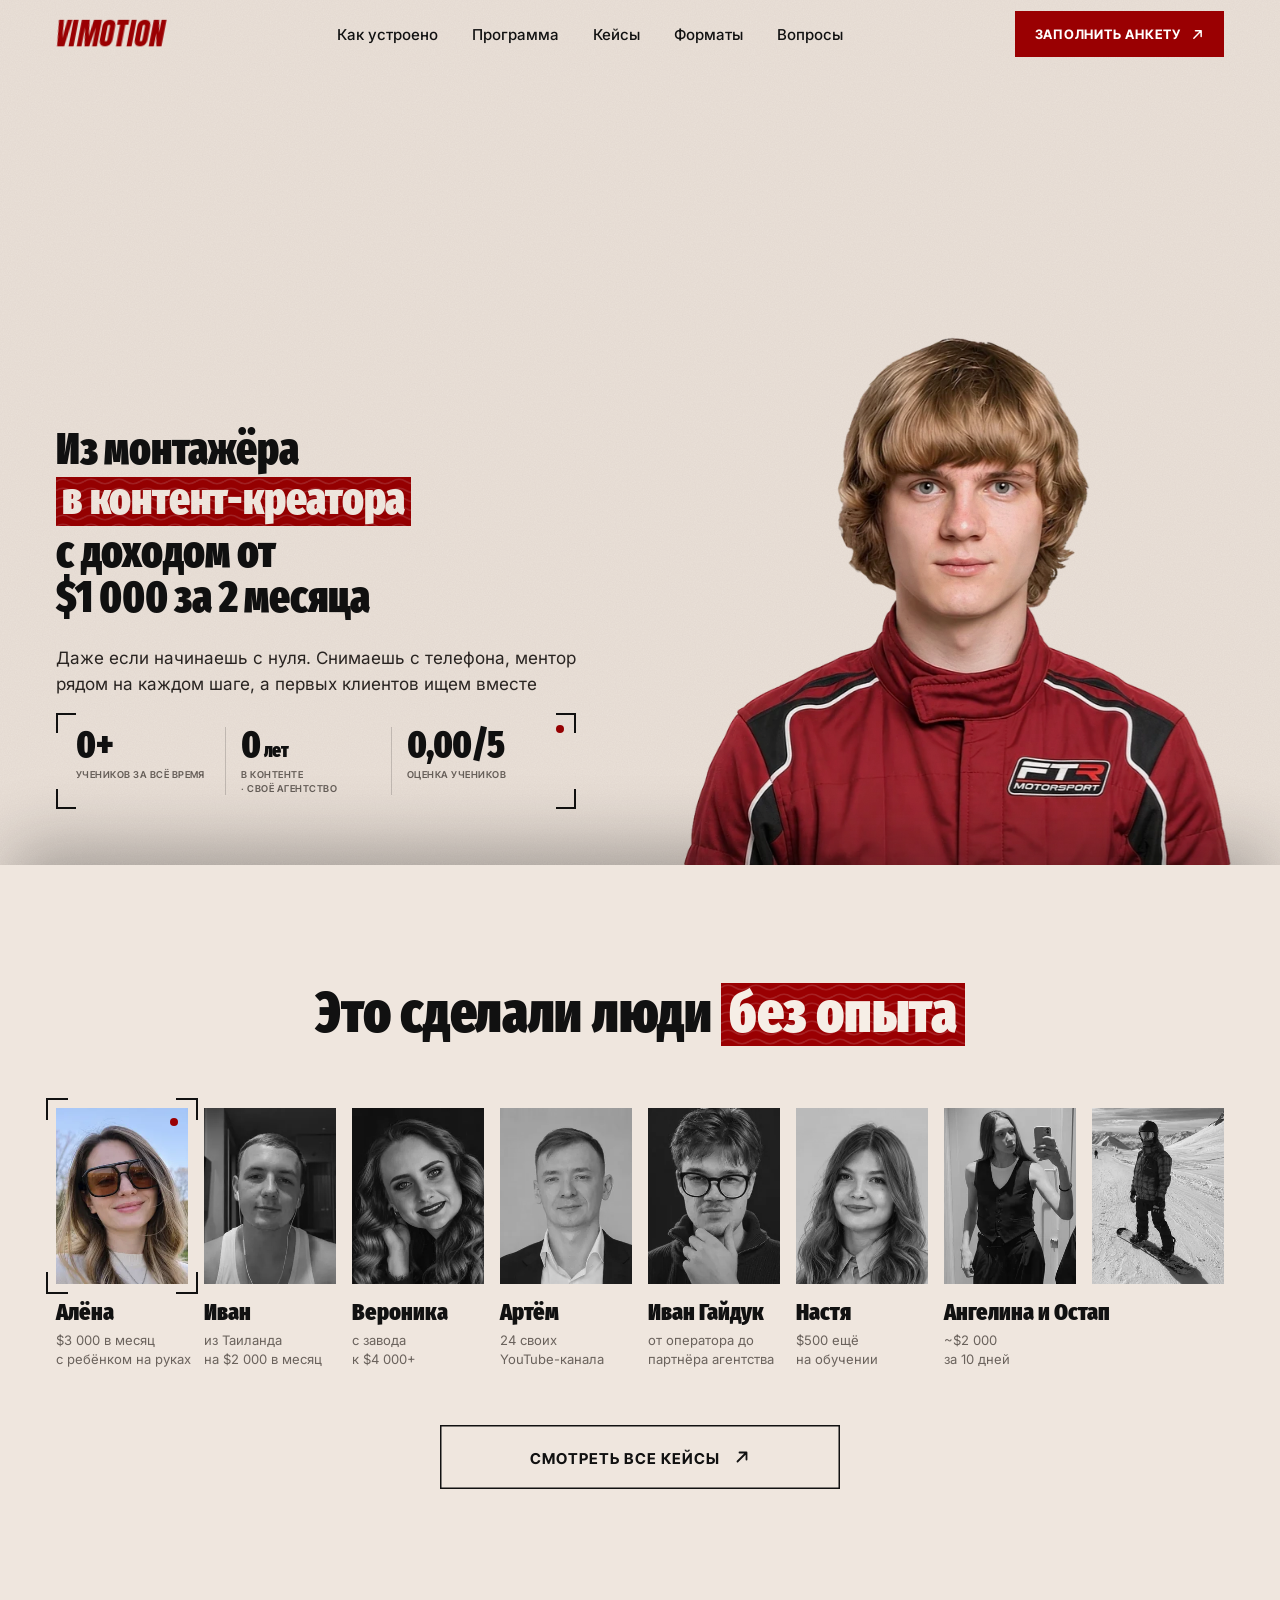
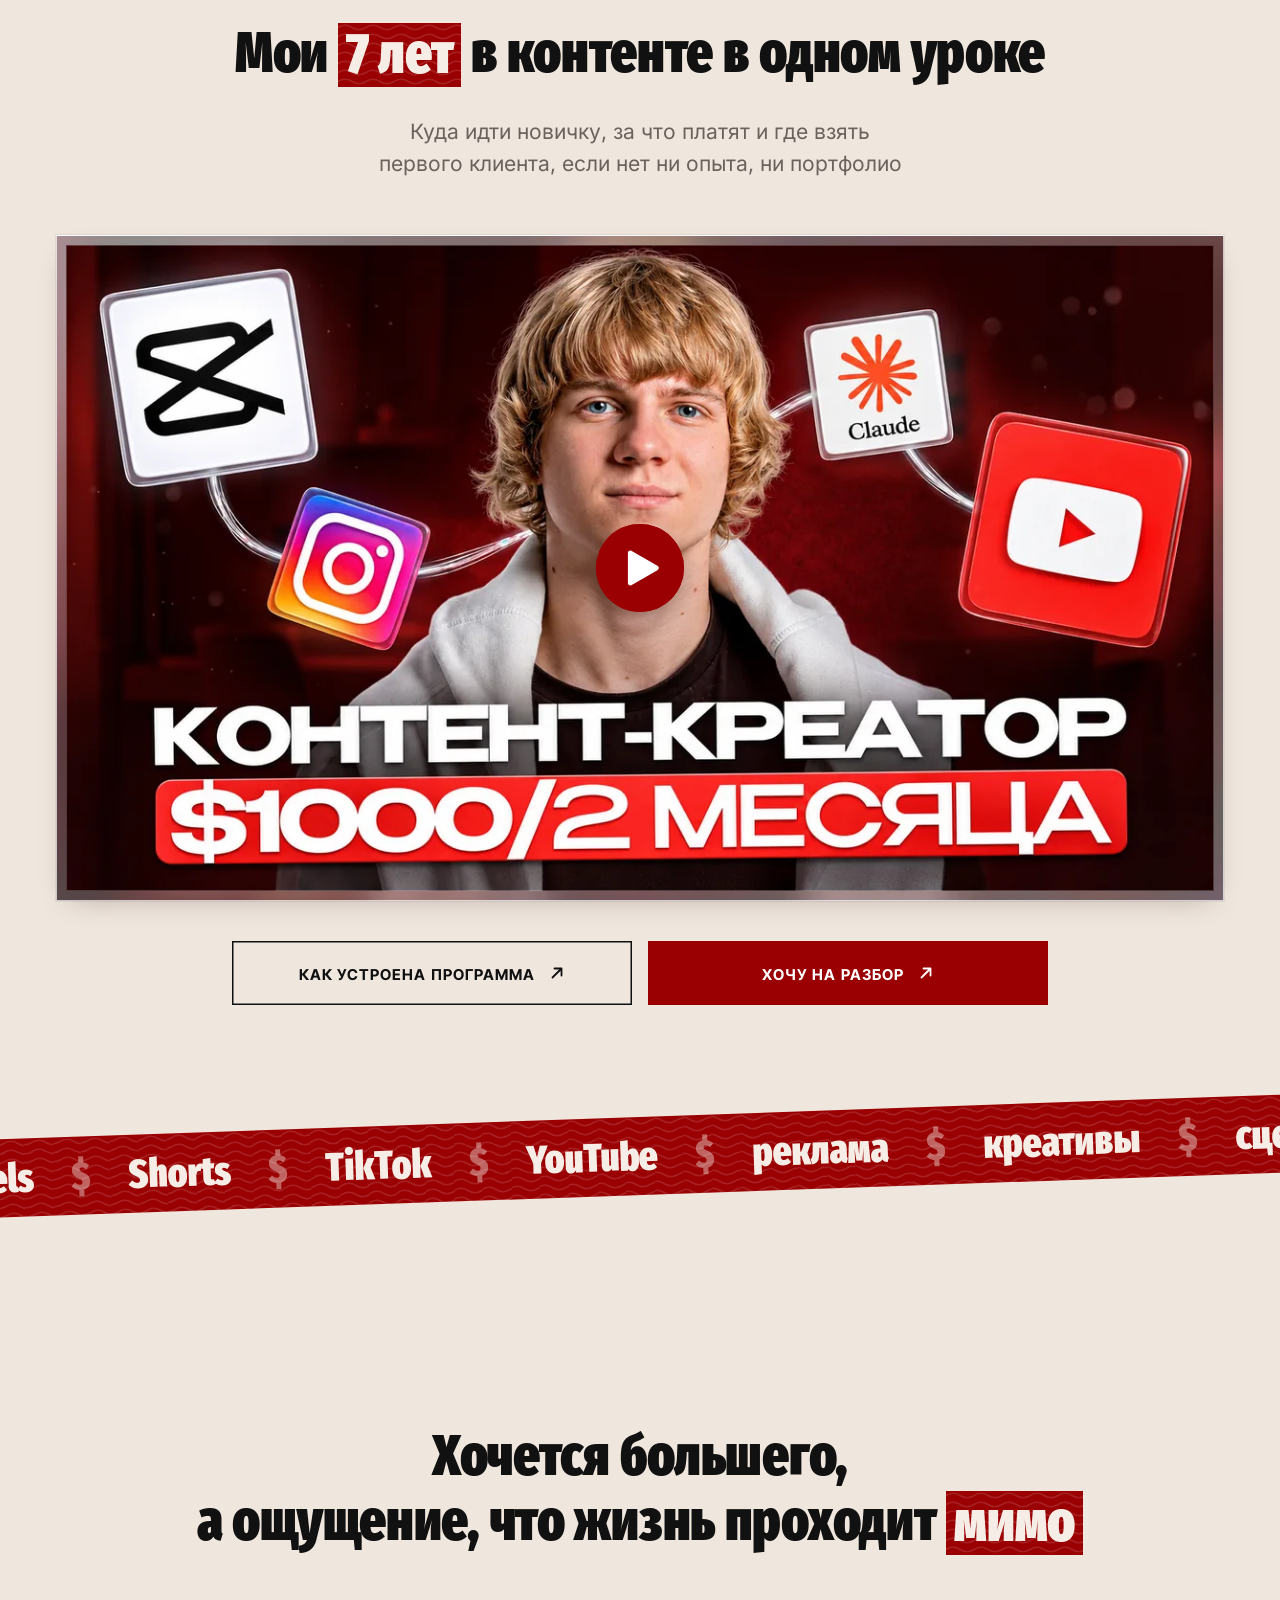
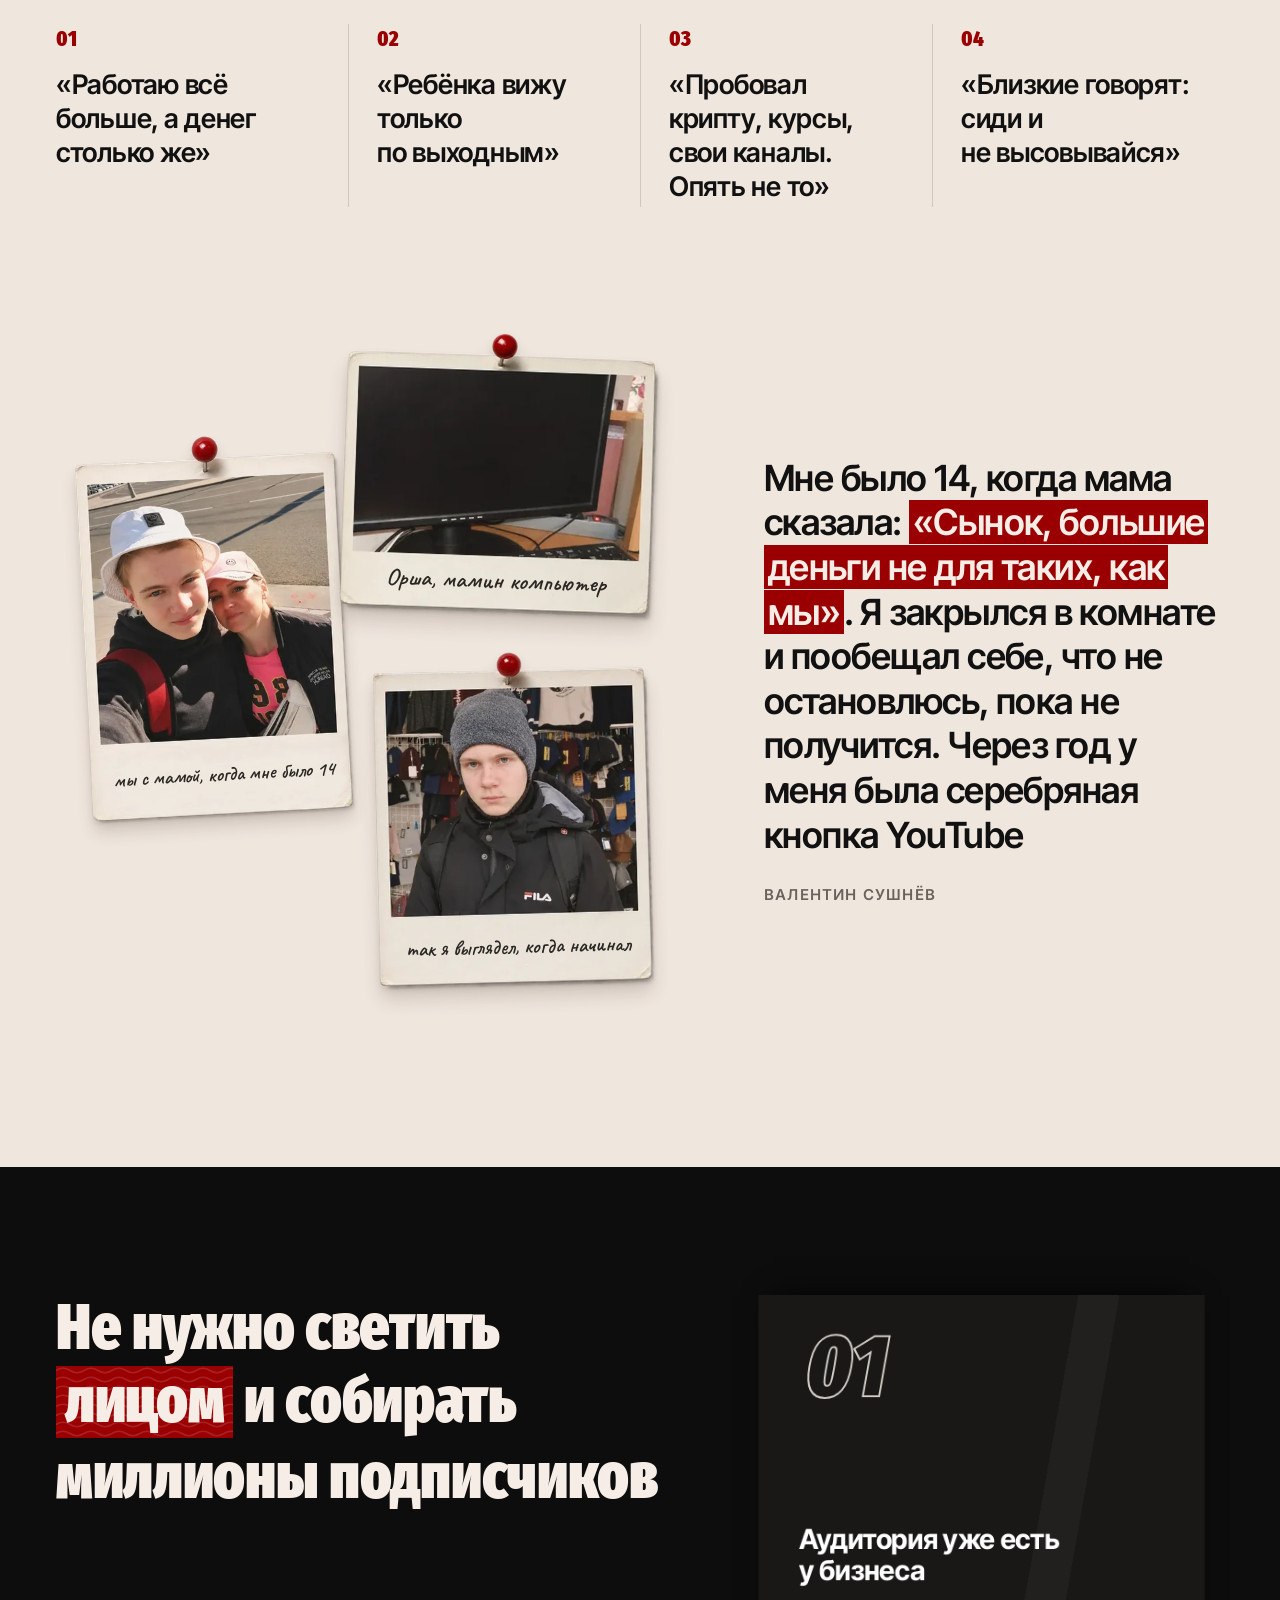
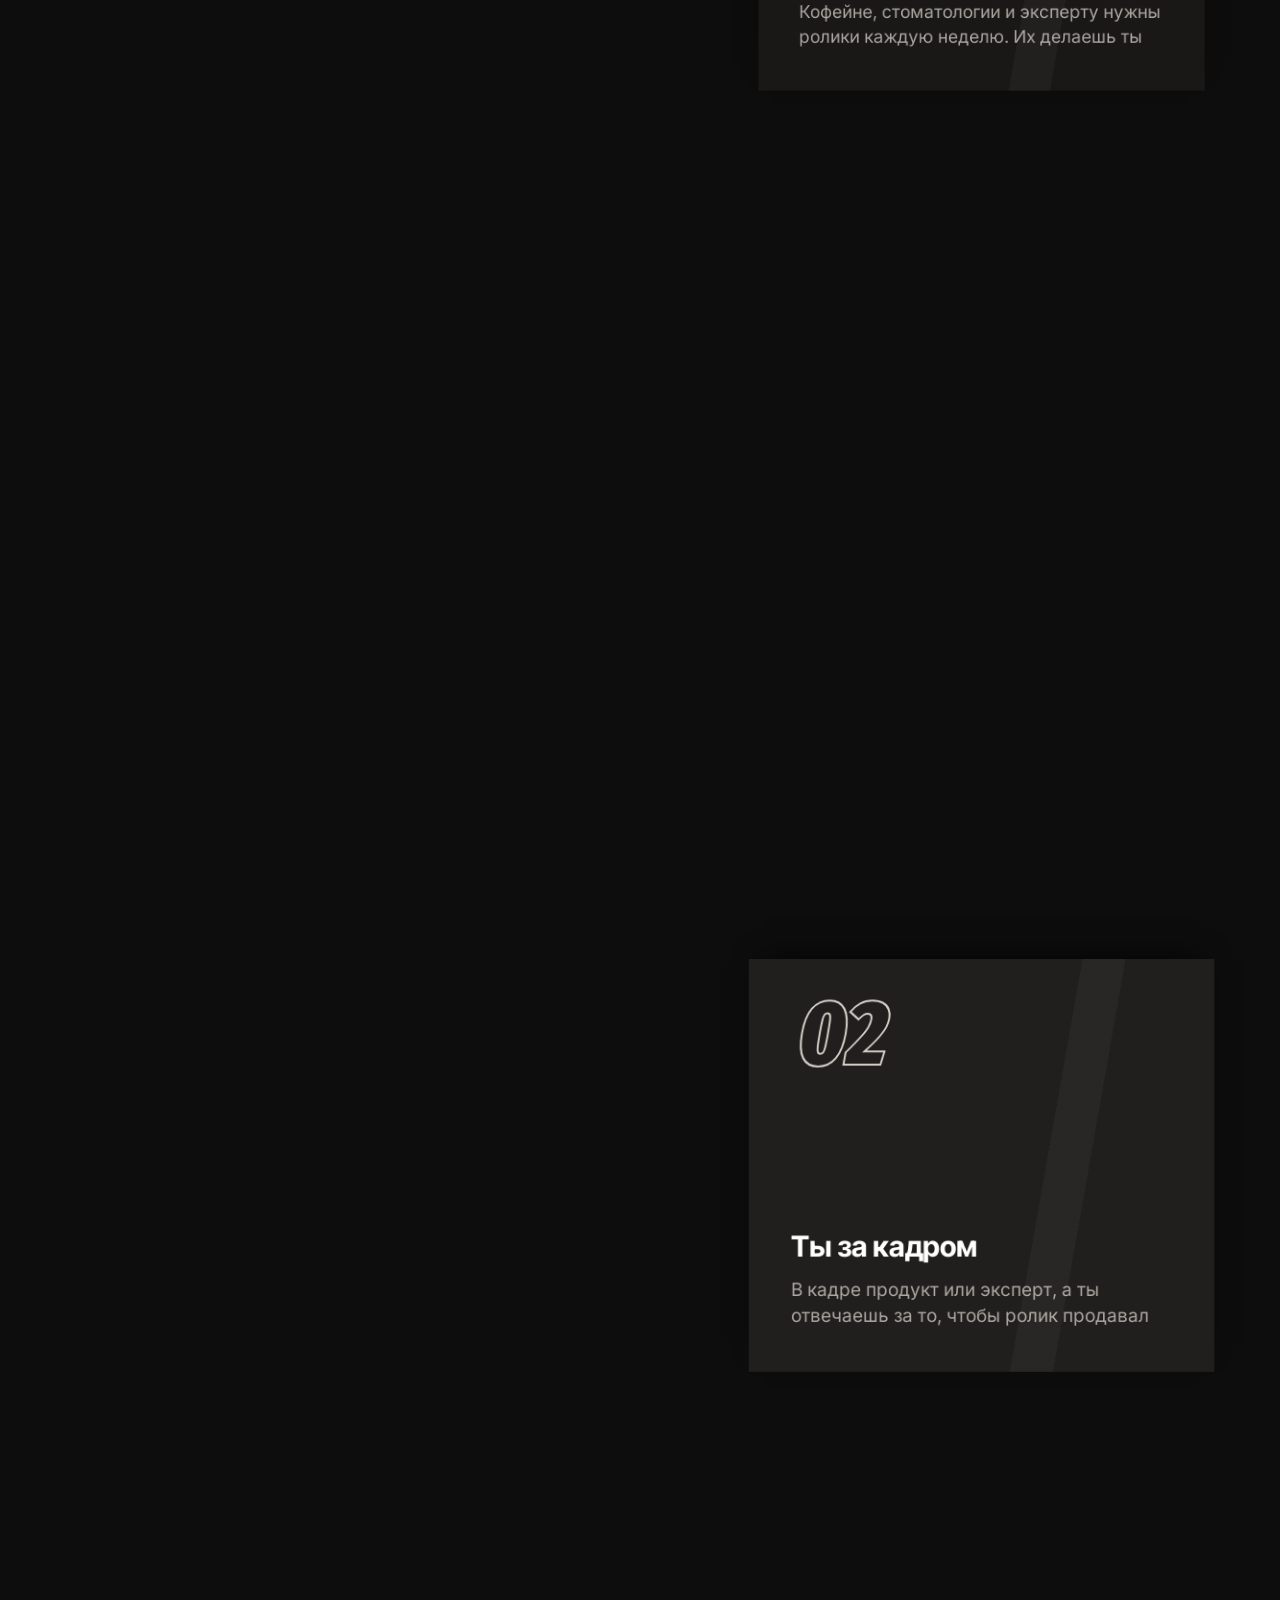
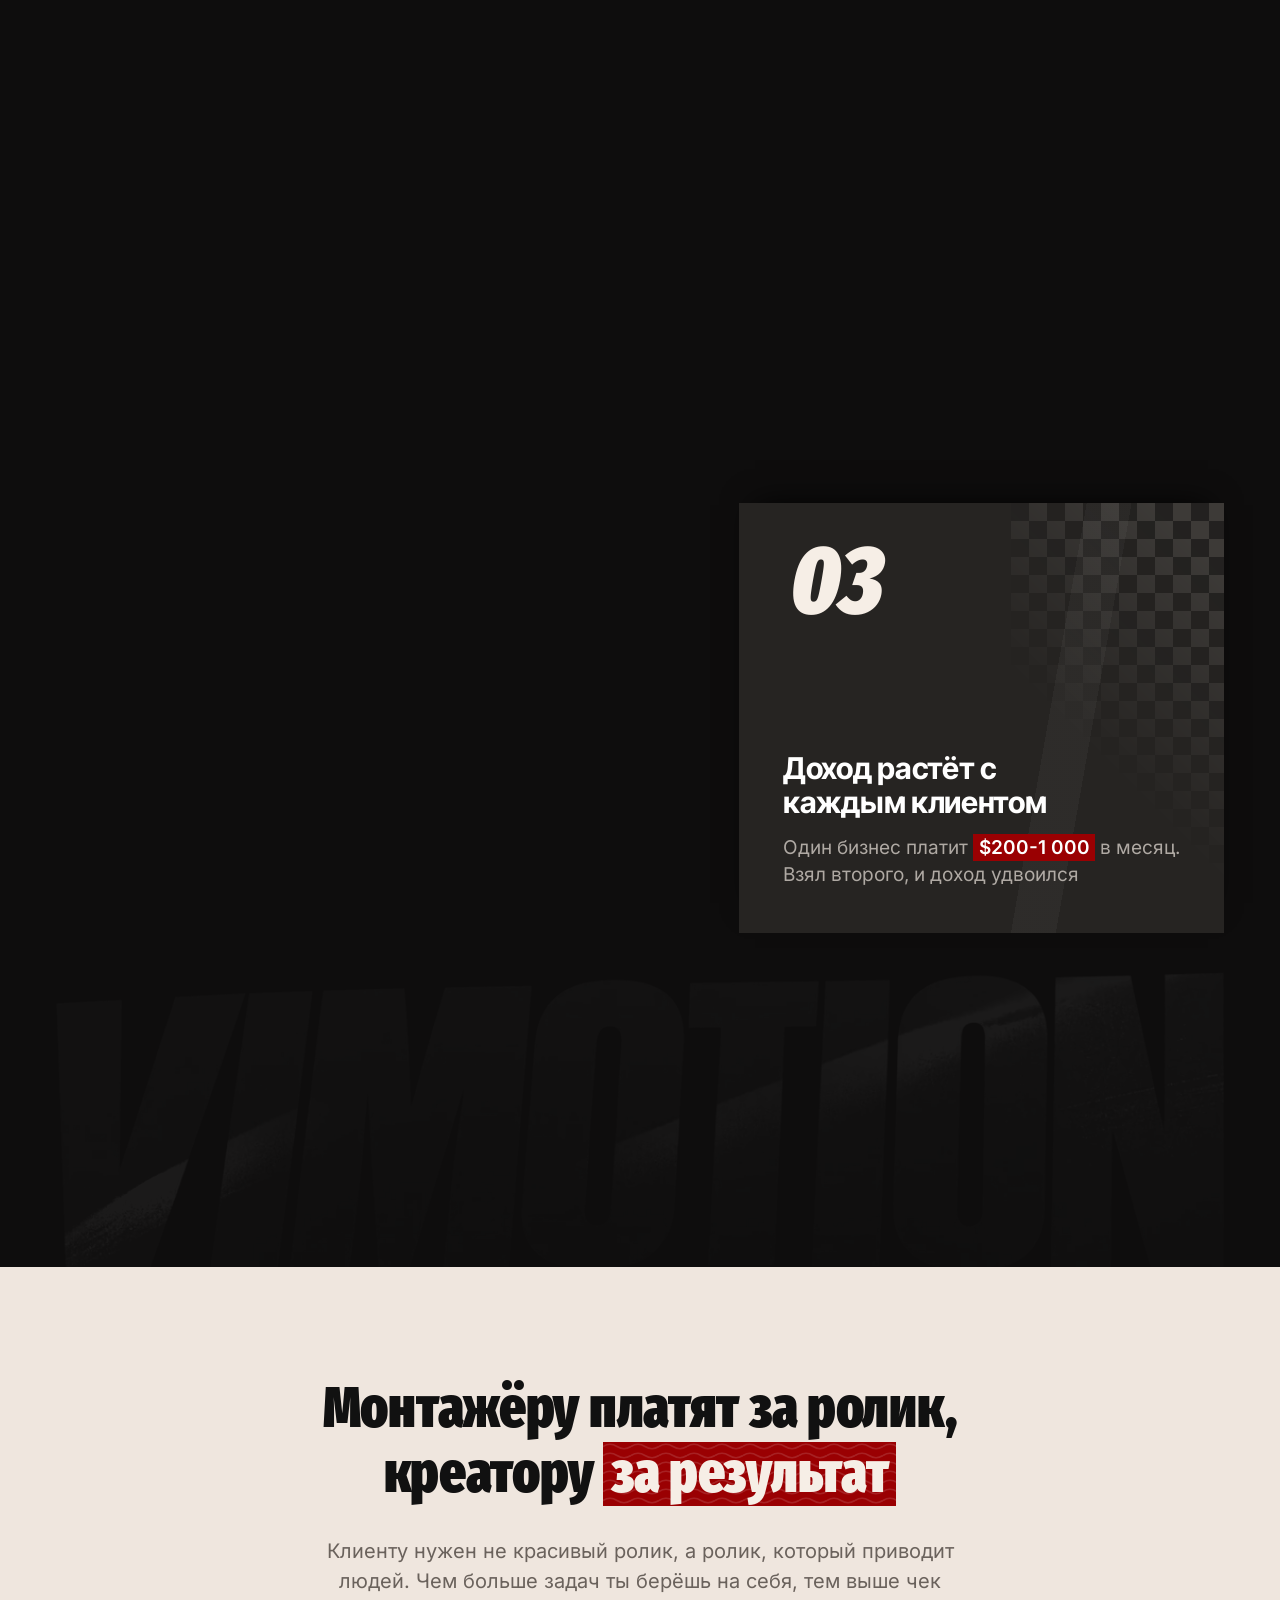
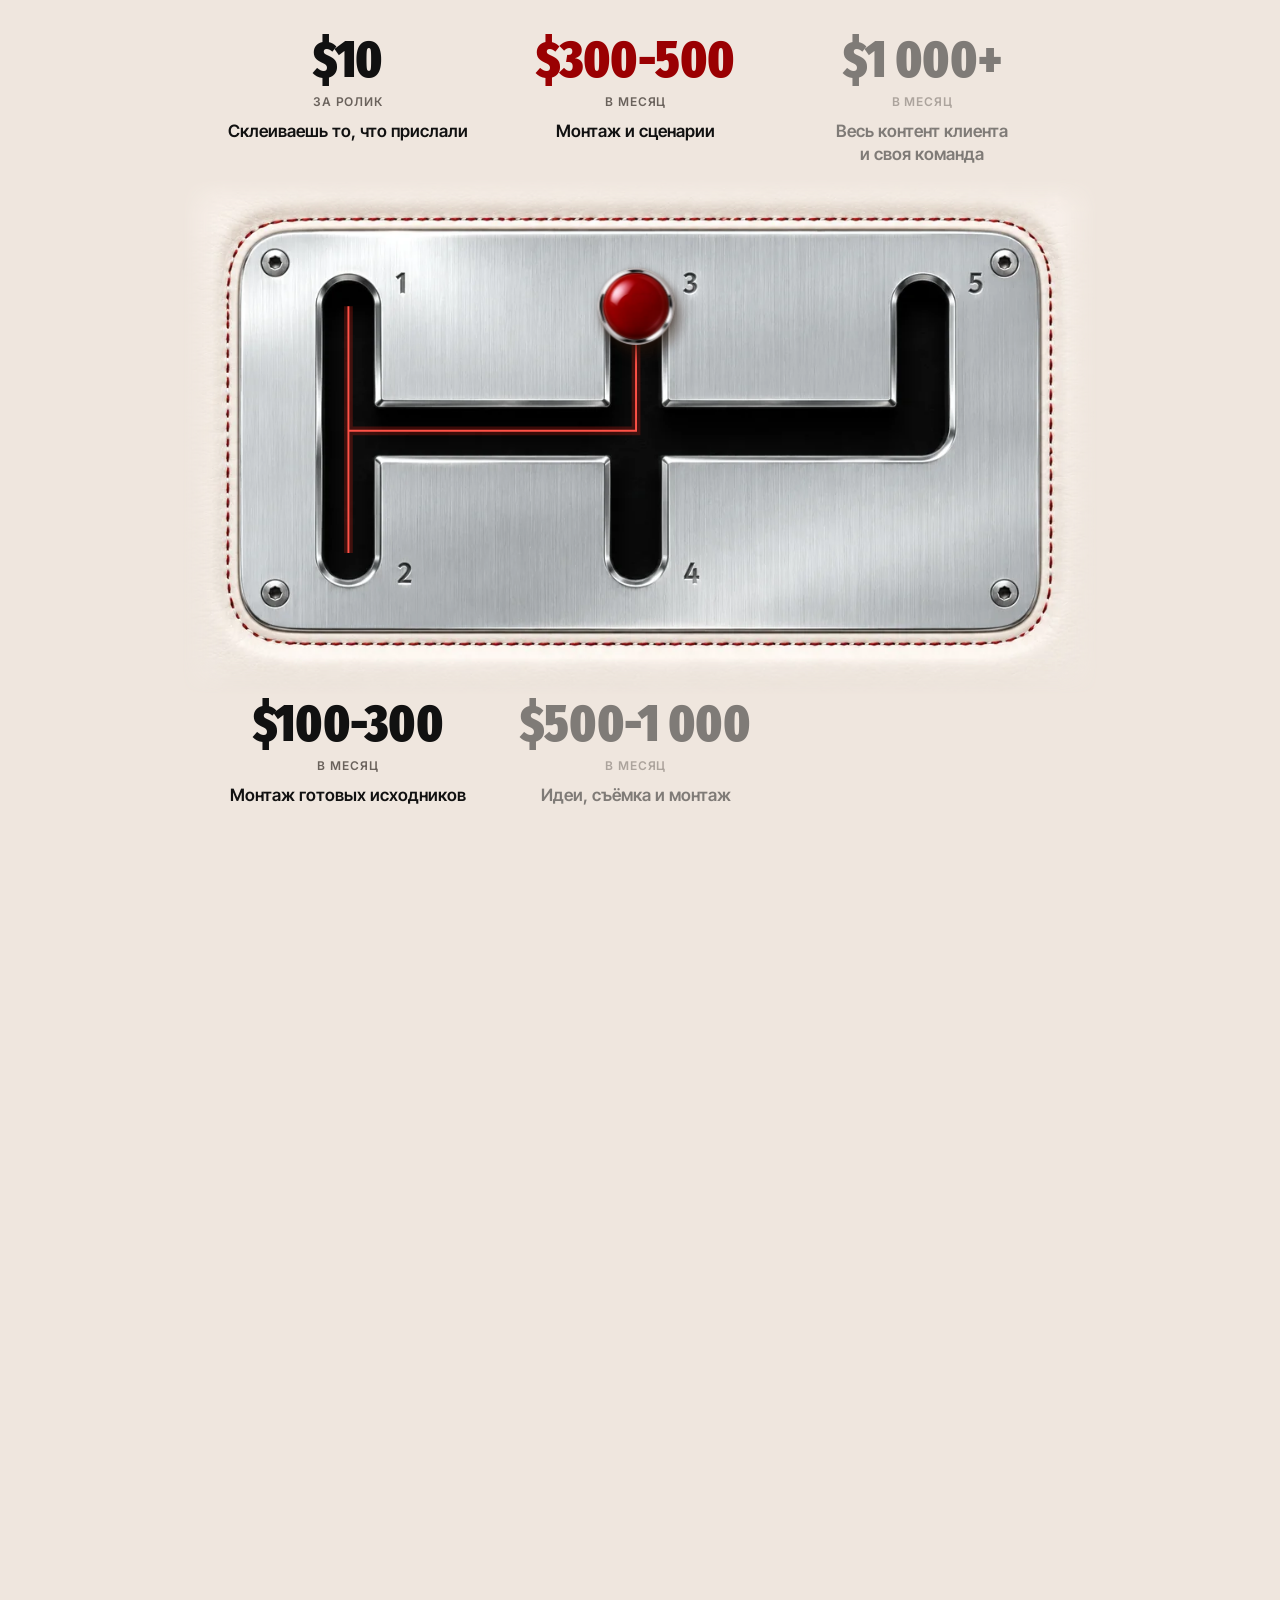
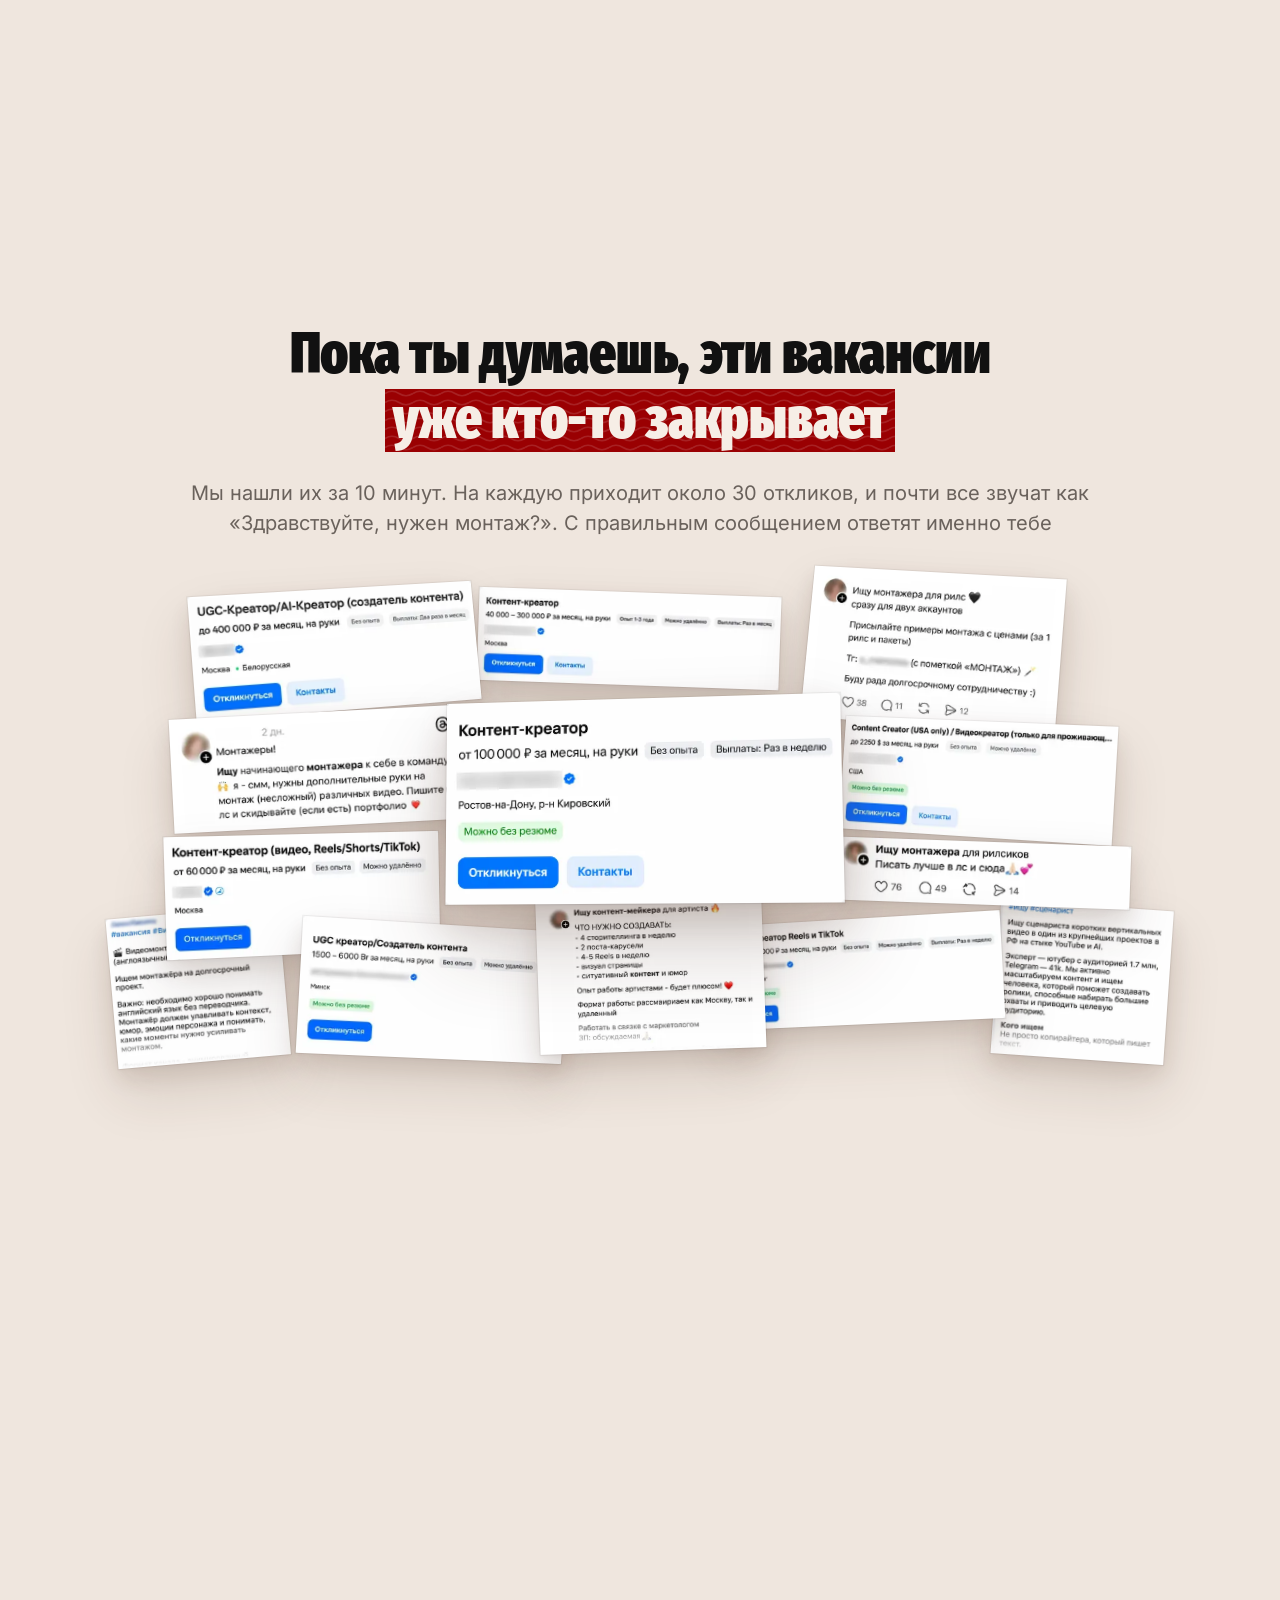
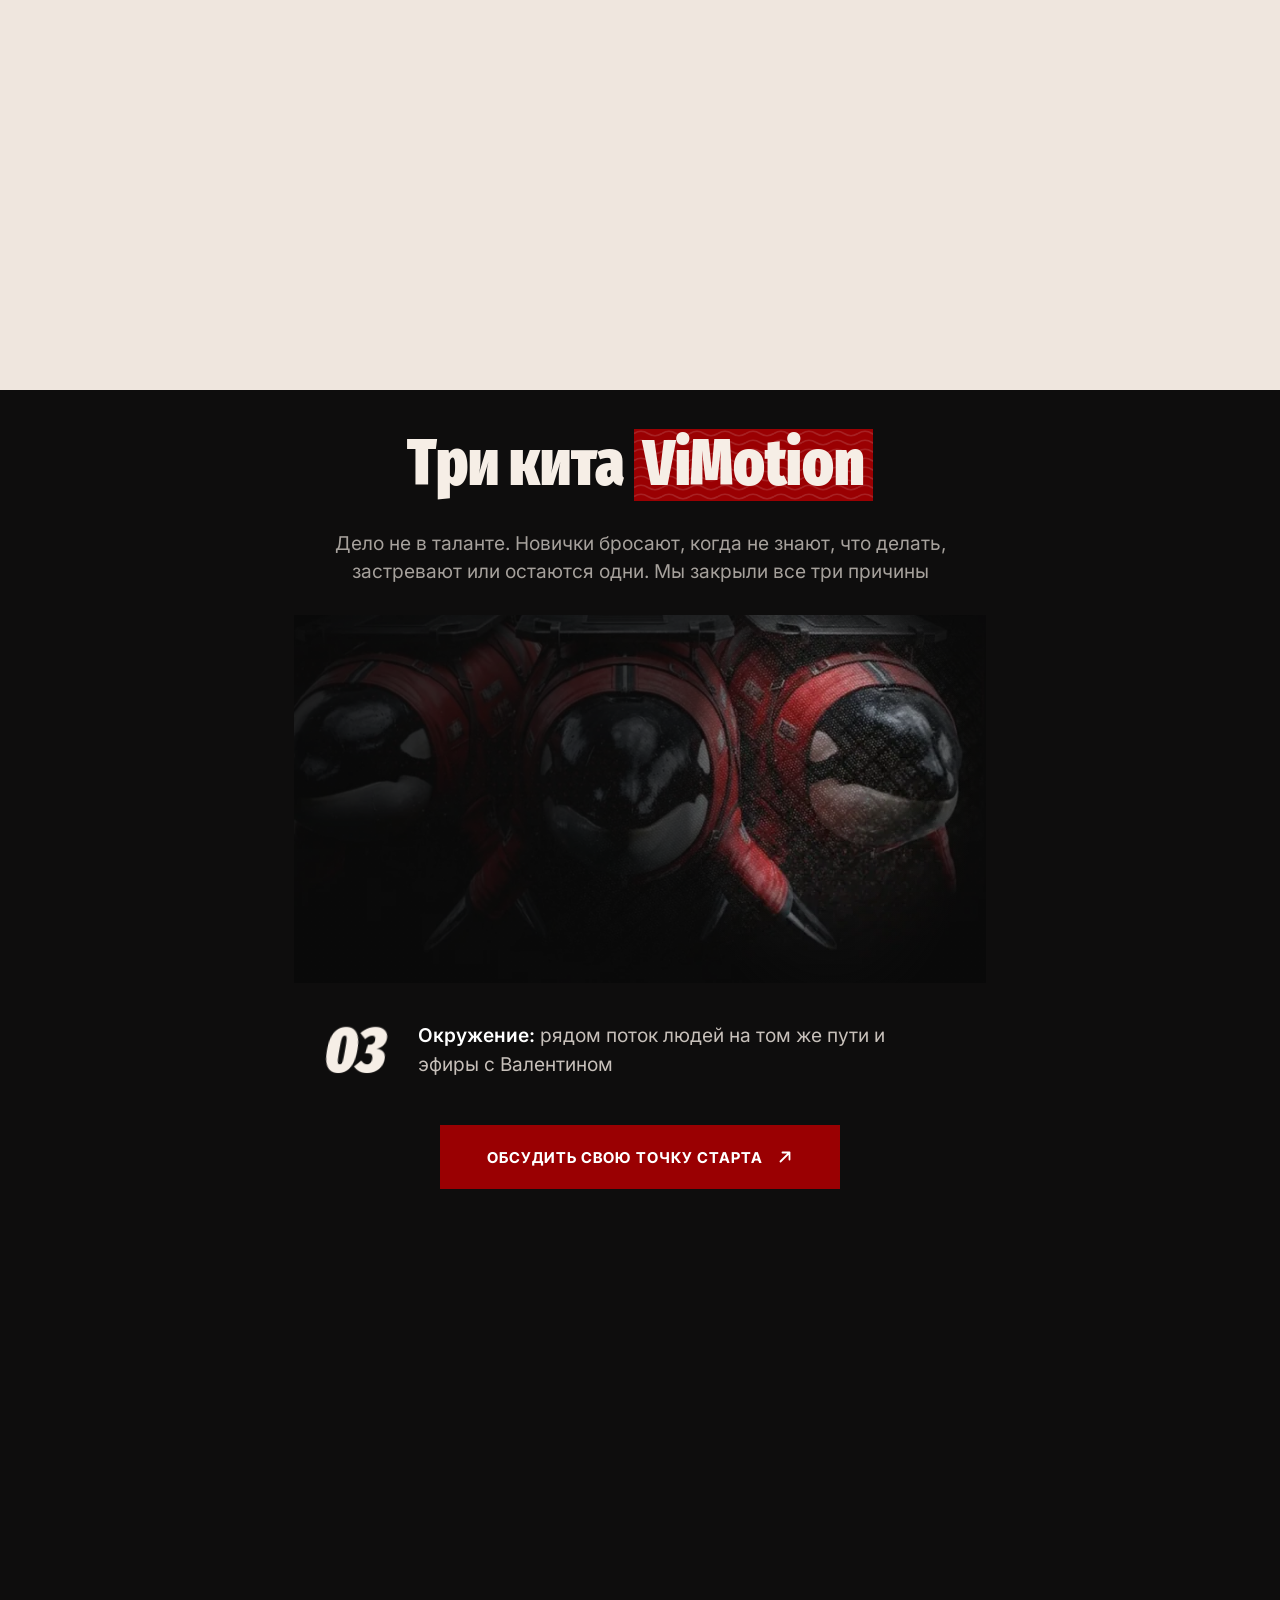
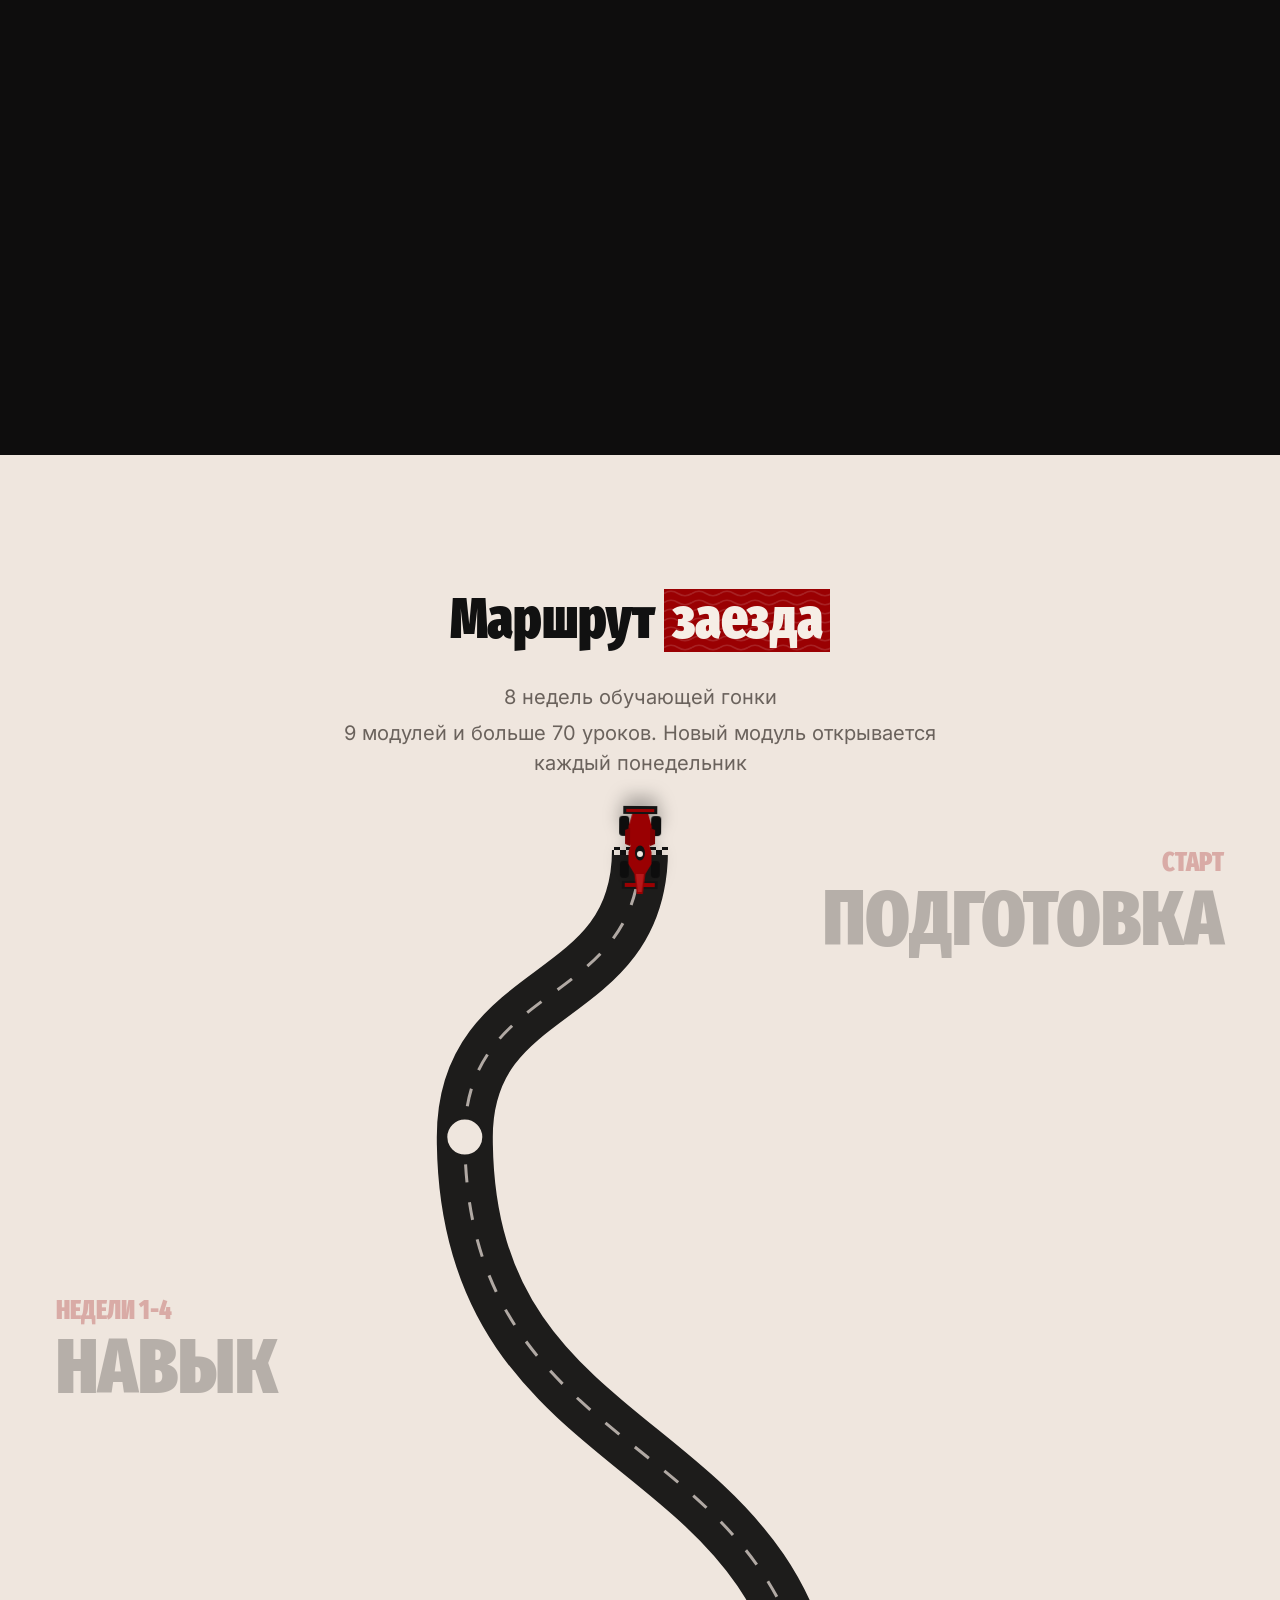
<file: site/index.html>
<!doctype html>
<!-- Собрано tools/build.py из index.src.html. Правки вносить в index.src.html и запускать сборку -->
<html lang="ru">
<head>
<meta charset="utf-8">
<meta name="viewport" content="width=device-width,initial-scale=1,viewport-fit=cover">
<meta name="format-detection" content="telephone=no,email=no,address=no">
<script>/* Панели и масштабирование меняют видимую область, но не должны перестраивать сцену при свайпе. */
(function(){
  var root=document.documentElement,view=window.visualViewport,ua=navigator.userAgent;
  var ios=/iP(hone|ad|od)/.test(ua)||(navigator.platform==='MacIntel'&&navigator.maxTouchPoints>1);
  var touch=ios||matchMedia('(pointer:coarse)').matches;
  var network=navigator.connection,slow=network&&(network.saveData||/^(slow-2g|2g|3g)$/.test(network.effectiveType));
  root.classList.toggle('vm-touch',touch);
  root.classList.toggle('vm-low-data',Boolean(slow));
  var width=0,height=0,frame=0;
  function measure(){
    frame=0;
    var w=root.clientWidth||innerWidth;
    if(touch&&w===width)return;
    var h=innerHeight;
    if(touch&&view&&Math.abs(view.scale-1)<.01&&view.height>0)h=Math.min(h,Math.round(view.height));
    if(w===width&&h===height)return;
    width=w;height=h;window.vmVH=h;
    /* На телефоне Hero закрывает и развёрнутую шторку, сохраняя размеры содержимого. */
    var full=touch&&w<=679&&Math.abs(screen.width-w)<32?Math.max(h,screen.height):h;
    root.style.setProperty('--vhl',h+'px');
    root.style.setProperty('--vm-hero-min',full+'px');
    root.classList.toggle('vm-short',h<=640);
    root.classList.toggle('vm-compact',h<=660);
    root.classList.toggle('vm-short-stack',h<=700);
    root.classList.toggle('vm-tiny',h<370);
    window.dispatchEvent(new Event('vmviewport'));
  }
  function schedule(){if(!frame)frame=requestAnimationFrame(measure)}
  measure();addEventListener('resize',schedule);addEventListener('pageshow',schedule);
})();</script>

<title>ViMotion: из монтажёра в контент-креатора</title>
<meta name="description" content="Менторская программа Валентина Сушнёва: из монтажёра в контент-креатора с доходом от $1 000 за 2 месяца">
<meta name="theme-color" content="#EFE6DE">
<link rel="icon" href="data:,">
<script>
  /* На телефоне, слабой сети и при переходе к разделу страница сразу доступна. */
  var page=document.documentElement;
  if(!location.hash&&!page.classList.contains('vm-touch')&&!page.classList.contains('vm-low-data')&&!matchMedia('(prefers-reduced-motion: reduce)').matches){
    page.classList.add('is-loading');
    setTimeout(function(){page.classList.remove('is-loading')},3500);
  }
</script>
<link rel="preload" href="fonts/fira-xc-900.woff2" as="font" type="font/woff2" crossorigin>
<link rel="preload" href="fonts/inter-cyrillic-400-normal.woff2" as="font" type="font/woff2" crossorigin>
<link rel="preload" href="fonts/inter-tight-latin-700-normal.woff2" as="font" type="font/woff2" crossorigin>
<link rel="preload" as="image" type="image/webp" href="img/wordmark.webp" imagesrcset="img/wordmark-800.webp?v=20261117z6 800w, img/wordmark-1100.webp?v=20261117z6 1100w, img/wordmark.webp 1600w" imagesizes="(max-width:720px) calc(100vw - 32px), (max-width:1180px) calc(100vw - 64px), calc(100vw - 112px)">
<link rel="preload" as="image" type="image/webp" href="img/valentin-poster.webp?v=20261117z3" imagesrcset="img/valentin-poster-744.webp?v=20261117z6 744w, img/valentin-poster.webp?v=20261117z3 1104w" imagesizes="(max-width:720px) 96vw, (max-width:1180px) 52vw, 48vw" fetchpriority="high">
<link rel="stylesheet" href="styles/site.css?v=c3a2f5d2">
<script src="scripts/site.js?v=c3a2f5d2" defer></script>
</head>
<body>

<!-- Прелоадер: спидометр -->
<div class="pre" id="pre" aria-hidden="true" hidden>
  <div class="gauge">
    <svg id="gsvg" viewBox="0 30 400 300"></svg>
    <div class="g-brand">VIMOTION</div>
  </div>
</div>

<header class="hdr">
  <a class="logo" href="./">VIMOTION</a>
  <nav class="nav" id="nav" aria-label="Разделы"><a href="#how">Как устроено</a><a href="#route">Программа</a><a href="cases.html">Кейсы</a><a href="#formats">Форматы</a><a href="#faq">Вопросы</a></nav>
  <div class="hdr-right">
    <a class="btn btn-line" href="https://vi-motion.pro/quiz/"><span class="bt">Заполнить анкету</span><svg viewBox="0 0 16 16" fill="none" stroke="currentColor" stroke-width="1.8" stroke-linecap="round" stroke-linejoin="round" aria-hidden="true"><path d="M3.5 12.5l9-9M5.5 3.5h7v7"/></svg></a>
    <button class="burger" type="button" aria-label="Меню" aria-expanded="false" aria-controls="nav"><i></i></button>
  </div>
</header>

<main>

<!-- Блок 1. Первый экран -->
<section class="hero" id="hero">
 <div class="hero-in">
  <div class="wm"><img src="img/wordmark.webp" srcset="img/wordmark-800.webp?v=20261117z6 800w, img/wordmark-1100.webp?v=20261117z6 1100w, img/wordmark.webp 1600w" sizes="(max-width:720px) calc(100vw - 32px), (max-width:1180px) calc(100vw - 64px), calc(100vw - 112px)" alt="" width="1600" height="471"></div>

  <div class="pt" id="pt">
    <img src="img/valentin-poster.webp?v=20261117z3" srcset="img/valentin-poster-744.webp?v=20261117z6 744w, img/valentin-poster.webp?v=20261117z3 1104w" sizes="(max-width:720px) 96vw, (max-width:1180px) 52vw, 48vw" alt="Валентин Сушнёв" width="744" height="690" fetchpriority="high">
    <canvas id="live" width="744" height="690" aria-hidden="true"></canvas>
  </div>

  <div class="copy">
    <h1 class="h1">
      <span class="ln">Из монтажёра</span>
      <span class="ln"><span class="hl">в контент-креатора</span></span>
      <span class="ln">с доходом от $1&nbsp;000 <span class="nw">за&nbsp;2&nbsp;месяца</span></span>
    </h1>
    <p class="sub">Даже если начинаешь с нуля. Снимаешь с телефона, ментор рядом на каждом шаге, а первых клиентов ищем&nbsp;вместе</p>
  </div>

  <ul class="stats">
    <li class="stat"><div class="stat-num" data-to="400" data-suffix="+">400+</div><div class="stat-lbl">учеников за всё&nbsp;время</div></li>
    <li class="stat"><div class="stat-num" data-to="7" data-unit="лет">7<small>лет</small></div><div class="stat-lbl">в контенте · своё&nbsp;агентство</div></li>
    <li class="stat"><div class="stat-num" data-to="4.61" data-dec="2" data-suffix="/5">4,61/5</div><div class="stat-lbl">оценка учеников</div></li>
  </ul>
 </div>
</section>

<!-- Блок 2. Это сделали люди без опыта -->
<section class="ppl" id="people" aria-labelledby="ppl-h">
  <h2 class="h2" id="ppl-h">Это сделали люди <span class="hl">без опыта</span></h2>
  <ul class="ppl-row">
    <li class="pc"><a href="case-alena.html"><span class="ph"><img src="img/people/alena.webp?v=20261117z3" srcset="img/people/alena-260.webp?v=20261121a 260w, img/people/alena.webp?v=20261117z3 480w" sizes="(max-width:720px) 46vw, (max-width:1180px) 22vw, 12vw" alt="Алёна" width="480" height="640" loading="lazy" fetchpriority="low" decoding="async"></span><span class="nm">Алёна</span><span class="cp"><span class="l">$3&nbsp;000 в месяц</span><span class="l">с ребёнком на руках</span></span></a></li>
    <li class="pc"><a href="case-ivan.html"><span class="ph"><img src="img/people/ivan.webp?v=20261117z3" srcset="img/people/ivan-260.webp?v=20261121a 260w, img/people/ivan.webp?v=20261117z3 480w" sizes="(max-width:720px) 46vw, (max-width:1180px) 22vw, 12vw" alt="Иван" width="480" height="640" loading="lazy" fetchpriority="low" decoding="async"></span><span class="nm">Иван</span><span class="cp"><span class="l">из Таиланда</span><span class="l">на $2&nbsp;000 в месяц</span></span></a></li>
    <li class="pc"><a href="case-veronika.html"><span class="ph"><img src="img/people/veronika.webp?v=20261117z3" srcset="img/people/veronika-260.webp?v=20261121a 260w, img/people/veronika.webp?v=20261117z3 480w" sizes="(max-width:720px) 46vw, (max-width:1180px) 22vw, 12vw" alt="Вероника" width="480" height="640" loading="lazy" fetchpriority="low" decoding="async"></span><span class="nm">Вероника</span><span class="cp"><span class="l">с завода</span><span class="l">к $4&nbsp;000+</span></span></a></li>
    <li class="pc"><a href="case-artem.html"><span class="ph"><img src="img/people/artem.webp?v=20261117z3" srcset="img/people/artem-260.webp?v=20261121a 260w, img/people/artem.webp?v=20261117z3 480w" sizes="(max-width:720px) 46vw, (max-width:1180px) 22vw, 12vw" alt="Артём" width="480" height="640" loading="lazy" fetchpriority="low" decoding="async"></span><span class="nm">Артём</span><span class="cp"><span class="l">24 своих</span><span class="l">YouTube-канала</span></span></a></li>
    <li class="pc"><a href="case-gaiduk.html"><span class="ph"><img src="img/people/gaiduk.webp?v=20261117z3" srcset="img/people/gaiduk-260.webp?v=20261121a 260w, img/people/gaiduk.webp?v=20261117z3 480w" sizes="(max-width:720px) 46vw, (max-width:1180px) 22vw, 12vw" alt="Иван Гайдук" width="480" height="640" loading="lazy" fetchpriority="low" decoding="async"></span><span class="nm">Иван Гайдук</span><span class="cp"><span class="l">от оператора до</span><span class="l">партнёра агентства</span></span></a></li>
    <li class="pc"><a href="case-nastya.html"><span class="ph"><img src="img/people/nastya.webp?v=20261117z3" srcset="img/people/nastya-260.webp?v=20261121a 260w, img/people/nastya.webp?v=20261117z3 480w" sizes="(max-width:720px) 46vw, (max-width:1180px) 22vw, 12vw" alt="Настя" width="480" height="640" loading="lazy" fetchpriority="low" decoding="async"></span><span class="nm">Настя</span><span class="cp"><span class="l">$500 ещё</span><span class="l">на обучении</span></span></a></li>
    <li class="pc pc-2"><a href="case-angelina-ostap.html"><span class="ph"><img src="img/people/angelina.webp?v=20261121b" srcset="img/people/angelina-260.webp?v=20261121b 260w, img/people/angelina.webp?v=20261121b 480w" alt="Ангелина" width="480" height="640" sizes="(max-width:720px) 22vw, 12vw" loading="lazy" fetchpriority="low" decoding="async"><img src="img/people/ostap.webp?v=20261117z3" srcset="img/people/ostap-260.webp?v=20261121a 260w, img/people/ostap.webp?v=20261117z3 480w" alt="Остап" width="480" height="640" sizes="(max-width:720px) 22vw, 12vw" loading="lazy" fetchpriority="low" decoding="async"></span><span class="nm">Ангелина и Остап</span><span class="cp"><span class="l">~$2&nbsp;000</span><span class="l">за 10 дней</span></span></a></li>
  </ul>
  <div class="acts ppl-acts"><a class="btn btn-o" href="cases.html"><span class="bt">Смотреть все кейсы</span><svg viewBox="0 0 16 16" fill="none" stroke="currentColor" stroke-width="1.8" stroke-linecap="round" stroke-linejoin="round" aria-hidden="true"><path d="M3.5 12.5l9-9M5.5 3.5h7v7"/></svg></a></div>
</section>

<!-- Блок 3. Видео + бегущая строка -->
<section class="les" id="lesson" aria-labelledby="les-h">
  <div class="les-in">
    <h2 class="h2 les-h" id="les-h">Мои <span class="hl">7 лет</span> в контенте в одном уроке</h2>
    <p class="les-sub">Куда идти новичку, за что платят и где взять первого клиента, если нет ни опыта, ни&nbsp;портфолио</p>
    <div class="les-frame"><div class="les-card" id="les-card" data-src="https://vi-motion.pro/assets/video/vsl.mp4" data-poster="img/lesson/cover-1200.webp?v=20261117z3">
      <span class="vh">Видео-урок Валентина: контент-креатор, $1000 за 2 месяца</span>
      <button class="les-play" type="button" aria-label="Смотреть урок"><svg viewBox="0 0 24 24" aria-hidden="true"><polygon points="9.4,7.95 16.4,12 9.4,16.05" fill="currentColor" stroke="currentColor" stroke-width="1.4" stroke-linejoin="round"/></svg></button>
    </div></div>
    <div class="acts les-acts"><a class="btn btn-o" href="#how"><span class="bt">Как устроена программа</span><svg viewBox="0 0 16 16" fill="none" stroke="currentColor" stroke-width="1.8" stroke-linecap="round" stroke-linejoin="round" aria-hidden="true"><path d="M3.5 12.5l9-9M5.5 3.5h7v7"/></svg></a><a class="btn btn-red" href="https://vi-motion.pro/quiz/"><span class="bt">Хочу на разбор</span><svg viewBox="0 0 16 16" fill="none" stroke="currentColor" stroke-width="1.8" stroke-linecap="round" stroke-linejoin="round" aria-hidden="true"><path d="M3.5 12.5l9-9M5.5 3.5h7v7"/></svg></a></div>
  </div>
  <div class="tape" role="img" aria-label="Форматы: Reels, Shorts, TikTok, YouTube, реклама, креативы, сценарии">
    <div class="tape-track" aria-hidden="true">
      <div class="tape-run"><span>Reels</span><span>Shorts</span><span>TikTok</span><span>YouTube</span><span>реклама</span><span>креативы</span><span>сценарии</span><span>Reels</span><span>Shorts</span><span>TikTok</span><span>YouTube</span><span>реклама</span><span>креативы</span><span>сценарии</span></div>
      <div class="tape-run"><span>Reels</span><span>Shorts</span><span>TikTok</span><span>YouTube</span><span>реклама</span><span>креативы</span><span>сценарии</span><span>Reels</span><span>Shorts</span><span>TikTok</span><span>YouTube</span><span>реклама</span><span>креативы</span><span>сценарии</span></div>
    </div>
  </div>
</section>

<!-- Блок 4. Боль + мысль Валентина -->
<section class="pain" id="pain" aria-labelledby="pain-h">
  <h2 class="h2 pain-h" id="pain-h"><span>Хочется большего,</span> <span>а ощущение, что жизнь проходит <span class="hl">мимо</span></span></h2>
  <ol class="pain-q">
    <li>«Работаю всё больше, а денег столько же»</li>
    <li>«Ребёнка вижу только по выходным»</li>
    <li>«Пробовал крипту, курсы, свои каналы. Опять не то»</li>
    <li>«Близкие говорят: сиди и не высовывайся»</li>
  </ol>
  <div class="story">
    <div class="board" id="board">
      <figure class="pin pin-1">
        <img class="pin-ph" src="img/story/mom-sh-960.webp?v=20261117z6" srcset="img/story/mom-sh-480.webp?v=20261117z6 580w, img/story/mom-sh-960.webp?v=20261117z6 1160w" sizes="(max-width:900px) 75vw, 37vw" alt="Валентин с мамой" width="1160" height="1400" loading="lazy" decoding="async">
        <figcaption>мы с мамой, когда мне было 14</figcaption>
      </figure>
      <figure class="pin pin-2">
        <img class="pin-ph" src="img/story/pc-sh-960.webp?v=20261117z6" srcset="img/story/pc-sh-480.webp?v=20261117z6 580w, img/story/pc-sh-960.webp?v=20261117z6 1160w" sizes="(max-width:900px) 75vw, 37vw" alt="Мамин компьютер в Орше" width="1160" height="920" loading="lazy" decoding="async">
        <figcaption>Орша, мамин компьютер</figcaption>
      </figure>
      <figure class="pin pin-3">
        <img class="pin-ph" src="img/story/me-sh-960.webp?v=20261117z6" srcset="img/story/me-sh-480.webp?v=20261117z6 580w, img/story/me-sh-960.webp?v=20261117z6 1160w" sizes="(max-width:900px) 75vw, 37vw" alt="Валентин в начале пути" width="1160" height="1160" loading="lazy" decoding="async">
        <figcaption>так я выглядел, когда начинал</figcaption>
      </figure>
    </div>
    <div class="letter">
      <p class="letter-t">Мне было 14, когда мама сказала: <mark class="mk">«Сынок, большие деньги не для таких, как мы»</mark>. Я закрылся в комнате и пообещал себе, что не остановлюсь, пока не получится. Через год у меня была серебряная кнопка YouTube</p>
      <p class="letter-s">Валентин Сушнёв</p>
    </div>
  </div>
</section>

<!-- Блок 5. Без блогерства -->
<section class="nob" id="nobl" data-hdr="dark" aria-labelledby="nob-h">
  <div class="nob-wm" aria-hidden="true"><img src="img/wordmark-1100.webp?v=20261117z6" alt="" width="1600" height="471" loading="lazy" decoding="async"></div>
  <div class="nob-in">
    <h2 class="h2 nob-h" id="nob-h">Не нужно светить <span class="hl">лицом</span> и собирать миллионы подписчиков</h2>
    <ol class="nob-st">
      <li class="nob-c"><span class="nob-n" aria-hidden="true">01</span><h3 class="nob-t">Аудитория уже есть у бизнеса</h3><p class="nob-p">Кофейне, стоматологии и эксперту нужны ролики каждую неделю. Их делаешь ты</p></li>
      <li class="nob-c"><span class="nob-n" aria-hidden="true">02</span><h3 class="nob-t">Ты за кадром</h3><p class="nob-p">В кадре продукт или эксперт, а ты отвечаешь за то, чтобы ролик продавал</p></li>
      <li class="nob-c"><span class="nob-n" aria-hidden="true">03</span><h3 class="nob-t">Доход растёт с каждым клиентом</h3><p class="nob-p">Один бизнес платит <b>$200-1&nbsp;000</b> в месяц. Взял второго, и доход удвоился</p></li>
    </ol>
  </div>
</section>

<!-- Блок 6. Монтажёр и креатор (лестница дохода) -->
<section class="gb" id="ladder" aria-labelledby="gb-h">
  <h2 class="h2 gb-h" id="gb-h"><span>Монтажёру платят за ролик,</span> <span>креатору <span class="hl">за результат</span></span></h2>
  <p class="gb-sub">Клиенту нужен не красивый ролик, а ролик, который приводит людей. Чем больше задач ты берёшь на себя, тем выше чек</p>
  <div class="gb-run">
    <div class="gb-stage">
      <div class="gb-board">
        <div class="gb-plate">
          <img class="gb-gate" src="img/gear/gate-1100.webp?v=20261117z3" srcset="img/gear/gate-760.webp?v=20261117z3 760w, img/gear/gate-1100.webp?v=20261117z3 1100w, img/gear/gate-1672.webp?v=20261117z3 1672w" sizes="(max-width:760px) 100vw, min(1000px, 90vw)" alt="" width="1672" height="941" loading="lazy" decoding="async">
          <svg class="gb-trail" viewBox="0 0 1672 941" preserveAspectRatio="none" aria-hidden="true">
            <path class="gl" d="M303.5 234V684V461H828V234V684V461H1351V234"/>
            <path class="co" d="M303.5 234V684V461H828V234V684V461H1351V234"/>
          </svg>
          <img class="gb-knob" src="img/gear/knob-160.webp?v=20261117z3" srcset="img/gear/knob-160.webp?v=20261117z3 160w, img/gear/knob-256.webp?v=20261117z3 256w" sizes="80px" alt="" width="256" height="256" loading="lazy" decoding="async">
        </div>
        <ol class="gb-lv">
          <li class="gb-l t" style="--x:18.15%"><span class="gb-a">$10</span><span class="gb-p">за ролик</span><span class="gb-d">Склеиваешь то, что прислали</span></li>
          <li class="gb-l b" style="--x:18.15%"><span class="gb-a">$100-300</span><span class="gb-p">в месяц</span><span class="gb-d">Монтаж готовых исходников</span></li>
          <li class="gb-l t" style="--x:49.52%"><span class="gb-a">$300-500</span><span class="gb-p">в месяц</span><span class="gb-d">Монтаж и сценарии</span></li>
          <li class="gb-l b" style="--x:49.52%"><span class="gb-a">$500-1&nbsp;000</span><span class="gb-p">в месяц</span><span class="gb-d">Идеи, съёмка и монтаж</span></li>
          <li class="gb-l t" style="--x:80.8%"><span class="gb-a">$1&nbsp;000+</span><span class="gb-p">в месяц</span><span class="gb-d">Весь контент клиента и своя команда</span></li>
        </ol>
      </div>
    </div>
  </div>
</section>

<!-- Блок 7. Вакансии -->
<section class="vc" id="vacancies" aria-labelledby="vc-h">
  <div class="vc-run">
    <div class="vc-stage">
      <div class="vc-head">
      <h2 class="h2 vc-h" id="vc-h"><span>Пока ты думаешь, эти вакансии</span> <span class="hl">уже кто-то закрывает</span></h2>
      <p class="vc-sub">Мы нашли их за 10 минут. На каждую приходит около 30 откликов, и почти все звучат как «Здравствуйте, нужен монтаж?». С правильным сообщением ответят именно тебе</p>
      </div>
      <div class="vc-area">
      <div class="vc-board">
        <ul class="vc-cards">
          <li class="vc-c" style="--x:49;--y:15;--w:28;--r:2deg;--rx:0deg;--ry:0deg;--z:2"><img src="img/vac/v04.webp?v=20261117z3" srcset="img/vac/v04-400.webp?v=20261121a 400w, img/vac/v04.webp?v=20261117z3 720w" sizes="(max-width:720px) 60vw, 26vw" alt="Вакансия: контент-креатор, 40 000-300 000 ₽ в месяц" width="720" height="222" loading="lazy" decoding="async"></li>
          <li class="vc-c vc-mob" style="--x:22;--y:17;--w:27;--r:-4deg;--rx:4deg;--ry:12deg;--z:3;--mx:32;--my:18;--mw:64;--mr:-4deg"><img src="img/vac/v01.webp?v=20261117z3" srcset="img/vac/v01-400.webp?v=20261121a 400w, img/vac/v01.webp?v=20261117z3 720w" sizes="(max-width:720px) 60vw, 26vw" alt="Вакансия: UGC-креатор, до 400 000 ₽ в месяц" width="720" height="301" loading="lazy" decoding="async"></li>
          <li class="vc-c vc-mob" style="--x:77;--y:17;--w:24;--r:4deg;--rx:5deg;--ry:-12deg;--z:3;--mx:72;--my:22;--mw:54;--mr:4deg"><img src="img/vac/v08.webp?v=20261117z3" srcset="img/vac/v08-400.webp?v=20261121a 400w, img/vac/v08.webp?v=20261117z3 720w" sizes="(max-width:720px) 60vw, 26vw" alt="Пост в Threads: ищу монтажёра для рилс сразу для двух аккаунтов" width="720" height="432" loading="lazy" decoding="async"></li>
          <li class="vc-c vc-mob" style="--x:20;--y:40;--w:27;--r:-3deg;--rx:0deg;--ry:0deg;--z:5;--mx:25;--my:32;--mw:54;--mr:-3deg"><img src="img/vac/v06.webp?v=20261117z3" srcset="img/vac/v06-400.webp?v=20261121a 400w, img/vac/v06.webp?v=20261117z3 720w" sizes="(max-width:720px) 60vw, 26vw" alt="Пост в Threads: ищу начинающего монтажёра к себе в команду" width="720" height="281" loading="lazy" decoding="async"></li>
          <li class="vc-c" style="--x:81;--y:42;--w:26;--r:3deg;--rx:3deg;--ry:-13deg;--z:5"><img src="img/vac/v07.webp?v=20261117z3" srcset="img/vac/v07-400.webp?v=20261121a 400w, img/vac/v07.webp?v=20261117z3 720w" sizes="(max-width:720px) 60vw, 26vw" alt="Вакансия: Content Creator, до 2 250 $ в месяц" width="720" height="299" loading="lazy" decoding="async"></li>
          <li class="vc-c vc-mob" style="--x:19;--y:64;--w:26;--r:-2deg;--rx:-3deg;--ry:12deg;--z:6;--mx:74;--my:71;--mw:54;--mr:-3deg"><img src="img/vac/v14.webp?v=20261117z3" srcset="img/vac/v14-400.webp?v=20261121a 400w, img/vac/v14.webp?v=20261117z3 720w" sizes="(max-width:720px) 60vw, 26vw" alt="Вакансия: контент-креатор, от 60 000 ₽ в месяц" width="720" height="308" loading="lazy" decoding="async"></li>
          <li class="vc-c" style="--x:82;--y:60;--w:27;--r:2deg;--rx:0deg;--ry:0deg;--z:6"><img src="img/vac/v09.webp?v=20261117z3" srcset="img/vac/v09-400.webp?v=20261121a 400w, img/vac/v09.webp?v=20261117z3 720w" sizes="(max-width:720px) 60vw, 26vw" alt="Пост в Threads: ищу монтажёра для рилсиков" width="720" height="155" loading="lazy" decoding="async"></li>
          <li class="vc-c" style="--x:9;--y:82;--w:16;--r:-5deg;--rx:0deg;--ry:0deg;--z:4"><img src="img/vac/v12.webp?v=20261117z3" srcset="img/vac/v12-400.webp?v=20261121a 400w, img/vac/v12.webp?v=20261117z3 720w" sizes="(max-width:720px) 60vw, 26vw" alt="Вакансия в Telegram: видеомонтажёр для YouTube-канала" width="720" height="626" loading="lazy" decoding="async"></li>
          <li class="vc-c vc-mob" style="--x:31;--y:83;--w:25;--r:3deg;--rx:-5deg;--ry:9deg;--z:7;--mx:28;--my:76;--mw:58;--mr:3deg"><img src="img/vac/v02.webp?v=20261117z3" srcset="img/vac/v02-400.webp?v=20261121a 400w, img/vac/v02.webp?v=20261117z3 720w" sizes="(max-width:720px) 60vw, 26vw" alt="Вакансия: UGC-креатор, 1 500-6 000 Br в месяц" width="720" height="362" loading="lazy" decoding="async"></li>
          <li class="vc-c" style="--x:51;--y:79;--w:21;--r:-2deg;--rx:0deg;--ry:0deg;--z:8"><img src="img/vac/v11.webp?v=20261117z3" srcset="img/vac/v11-400.webp?v=20261121a 400w, img/vac/v11.webp?v=20261117z3 720w" sizes="(max-width:720px) 60vw, 26vw" alt="Пост в Threads: ищу контент-мейкера для артиста" width="720" height="502" loading="lazy" decoding="async"></li>
          <li class="vc-c vc-mob" style="--x:70;--y:79;--w:27;--r:-3deg;--rx:-4deg;--ry:-9deg;--z:7;--mx:60;--my:89;--mw:62;--mr:2deg"><img src="img/vac/v03.webp?v=20261117z3" srcset="img/vac/v03-400.webp?v=20261121a 400w, img/vac/v03.webp?v=20261117z3 720w" sizes="(max-width:720px) 60vw, 26vw" alt="Вакансия: контент-креатор Reels и TikTok, 30 000-100 000 ₽ в месяц" width="720" height="262" loading="lazy" decoding="async"></li>
          <li class="vc-c" style="--x:91;--y:81;--w:16;--r:4deg;--rx:0deg;--ry:0deg;--z:4"><img src="img/vac/v15.webp?v=20261117z3" srcset="img/vac/v15-400.webp?v=20261121a 400w, img/vac/v15.webp?v=20261117z3 720w" sizes="(max-width:720px) 60vw, 26vw" alt="Вакансия в Telegram: сценарист коротких вертикальных видео" width="720" height="640" loading="lazy" decoding="async"></li>
          <li class="vc-c vc-mob vc-main" style="--x:50;--y:46;--w:37;--r:-1deg;--rx:5deg;--ry:-7deg;--z:10;--mx:50;--my:48;--mw:90;--mr:-1deg"><img src="img/vac/v05.webp?v=20261117z3" srcset="img/vac/v05.webp?v=20261117z3 720w, img/vac/v05-1240.webp?v=20261117z3 1240w" sizes="(max-width:720px) 90vw, min(492px, 37vw)" alt="Вакансия: контент-креатор, от 100 000 ₽ в месяц, без опыта" width="1240" height="639" loading="lazy" decoding="async"></li>
        </ul>
      </div>
      </div>
    </div>
  </div>
</section>

<!-- Блок 8. Три кита ViMotion (20.11 упрощён: без плашек над китами, под картинкой только пункт выбранного кита) -->
<section class="wh" id="how" data-hdr="dark" aria-labelledby="wh-h">
  <div class="wh-run">
    <div class="wh-stage">
      <div class="wh-in">
        <h2 class="h2 wh-h" id="wh-h">Три кита <span class="hl">ViMotion</span></h2>
        <p class="wh-sub">Дело не в таланте. Новички бросают, когда не знают, что делать, застревают или остаются одни. Мы закрыли все три причины</p>
        <div class="wh-pic">
          <div class="wh-img"><img src="img/whales/whales-1100.webp?v=20261121a" srcset="img/whales/whales-760.webp?v=20261120k 760w, img/whales/whales-1100.webp?v=20261120k 1100w" sizes="(min-width:560px) and (max-height:660px) 360px, min(100vw, 760px)" width="1100" height="585" alt="Три кита ViMotion в красных гоночных комбинезонах" loading="lazy" decoding="async"></div>
          <div class="wh-hit" role="group" aria-label="Три кита ViMotion">
            <button type="button" aria-label="Пошаговый план"></button>
            <button type="button" aria-label="Сопровождение"></button>
            <button type="button" aria-label="Окружение"></button>
          </div>
        </div>
        <ol class="wh-list">
          <li class="wh-it"><span class="wh-n" aria-hidden="true">01</span><p><strong>Пошаговый план:</strong> ты всегда знаешь следующий шаг, а каждое задание сразу идёт в портфолио</p></li>
          <li class="wh-it"><span class="wh-n" aria-hidden="true">02</span><p><strong>Сопровождение:</strong> застрял, ментор разберёт. Пропал, он напишет первым</p></li>
          <li class="wh-it"><span class="wh-n" aria-hidden="true">03</span><p><strong>Окружение:</strong> рядом поток людей на том же пути и эфиры с Валентином</p></li>
        </ol>
        <a class="btn wh-btn" href="https://vi-motion.pro/quiz/"><span class="bt">Обсудить свою точку старта</span><svg viewBox="0 0 16 16" fill="none" stroke="currentColor" stroke-width="1.8" stroke-linecap="round" stroke-linejoin="round" aria-hidden="true"><path d="M3.5 12.5l9-9M5.5 3.5h7v7"/></svg></a>
      </div>
    </div>
  </div>
</section>

<!-- Блок 9. Маршрут заезда (объединён с блоком 10 «Программа») -->
<section class="rt" id="route" aria-labelledby="rt-h">
  <div class="rt-in">
    <div class="rt-head">
      <h2 class="h2 rt-h" id="rt-h">Маршрут <span class="hl">заезда</span></h2>
      <p class="rt-sub">8 недель обучающей гонки</p>
      <p class="rt-sub rt-sub2">9 модулей и больше 70 уроков. Новый модуль открывается каждый понедельник</p>
    </div>
    <div class="rt-trk">
      <svg class="rt-road" aria-hidden="true" focusable="false">
        <defs>
          <pattern id="rt-chk" width="12" height="12" patternUnits="userSpaceOnUse"><rect width="12" height="12" fill="#EFE6DE"/><rect width="6" height="6" fill="#111"/><rect x="6" y="6" width="6" height="6" fill="#111"/></pattern>
          <clipPath id="rt-clip"><rect class="rt-cr" x="-200" y="-200" width="9999" height="0"/></clipPath>
        </defs>
        <path class="rt-asph"/><path class="rt-dash"/><path class="rt-done" clip-path="url(#rt-clip)"/>
        <g class="rt-marks"></g><g class="rt-pins"></g>
      </svg>
      <div class="rt-fx" aria-hidden="true"></div>
      <div class="rt-car" aria-hidden="true"><svg viewBox="0 0 44 92"><path d="M4 7h36v8H4z" fill="#141414"/><path d="M7 9h30v4H7z" fill="#9A0002"/><rect x="2" y="18" width="9" height="17" rx="3.5" fill="#0d0d0d"/><rect x="33" y="18" width="9" height="17" rx="3.5" fill="#0d0d0d"/><rect x="1" y="60" width="10" height="20" rx="3.5" fill="#0d0d0d"/><rect x="33" y="60" width="10" height="20" rx="3.5" fill="#0d0d0d"/><path d="M19 2h6l2.5 20 6 10v12l-2 6 2 6v14l-4 14H14.5l-4-14V56l2-6-2-6V32l6-10z" fill="#9A0002"/><path d="M20 4h4l2 18h-8z" fill="#b8191b"/><path d="M12 50l-5 2v14l5 2zM32 50l5 2v14l-5 2z" fill="#7d0002"/><ellipse cx="22" cy="43" rx="5" ry="7.5" fill="#111"/><circle cx="22" cy="42" r="3" fill="#EFE6DE"/><path d="M5 82h34v8H5z" fill="#141414"/><path d="M8 84h28v3H8z" fill="#9A0002"/></svg></div>
      <ol class="rt-list">
        <li class="rt-st"><p class="rt-wk">Старт</p><h3 class="rt-t">Подготовка</h3><div class="rt-card"><p>Знакомишься с ментором и потоком, настраиваешься на два месяца работы</p><ol class="rt-mods"><li><span class="rt-mn">00</span><span class="rt-mt"><b>Подготовка к старту</b>Маршрут, мышление и дисциплина, чтобы дойти до конца</span></li></ol><p class="rt-res">План на весь заезд</p></div></li>
        <li class="rt-st"><p class="rt-wk">Недели 1-4</p><h3 class="rt-t">Навык</h3><div class="rt-card"><p>Снимаешь и монтируешь на телефоне, пишешь сценарии, подключаешь ИИ</p><ol class="rt-mods"><li><span class="rt-mn">01</span><span class="rt-mt"><b>Контент для бизнеса</b>Как ролик приводит клиентов и какие форматы работают</span></li><li><span class="rt-mn">02</span><span class="rt-mt"><b>Съёмка и монтаж</b>Телефон и CapCut: от первого кадра до сдачи клиенту</span></li><li><span class="rt-mn">03</span><span class="rt-mt"><b>Контент под ключ</b>Аудит, бриф, стратегия, сценарии и отчёт</span></li><li><span class="rt-mn">04</span><span class="rt-mt"><b>ИИ-ассистент креатора</b>Нейросети в идеях, сценариях и монтаже</span></li></ol><p class="rt-res">5 работ для реальных бизнесов</p></div></li>
        <li class="rt-st"><p class="rt-wk">Недели 5-6</p><h3 class="rt-t">Клиенты</h3><div class="rt-card"><p>Выбираешь нишу, считаешь цену и пишешь бизнесам каждый день</p><ol class="rt-mods"><li><span class="rt-mn">05</span><span class="rt-mt"><b>Упаковка и цена</b>Ниша, профиль, прайс и оффер</span></li><li><span class="rt-mn">06</span><span class="rt-mt"><b>Поиск клиентов</b>Все способы, которыми мы находим клиентов сами</span></li></ol><p class="rt-res">Оффер, прайс и первые диалоги</p></div></li>
        <li class="rt-st"><p class="rt-wk">Недели 7-8</p><h3 class="rt-t">Деньги</h3><div class="rt-card"><p>«Денежный спринт»: созвоны, договор, предоплата и выпускной «Аллея славы»</p><ol class="rt-mods"><li><span class="rt-mn">07</span><span class="rt-mt"><b>Сделка и деньги</b>Созвон, договор, предоплата и налоги</span></li><li><span class="rt-mn">08</span><span class="rt-mt"><b>Рост</b>Чек выше, команда и партнёрства</span></li></ol><p class="rt-res">Первый платный клиент</p></div></li>
      </ol>
    </div>
    <div class="acts rt-acts"><a class="btn btn-o" href="#formats"><span class="bt">Выбрать формат участия</span><svg viewBox="0 0 16 16" fill="none" stroke="currentColor" stroke-width="1.8" stroke-linecap="round" stroke-linejoin="round" aria-hidden="true"><path d="M3.5 12.5l9-9M5.5 3.5h7v7"/></svg></a></div>
  </div>
</section>

<!-- Блок 11. К концу программы -->
<section class="rc" id="results" aria-labelledby="rc-h">
  <div class="rc-in">
    <div class="rc-card">
      <h2 class="h2 rc-h" id="rc-h">К концу программы у&nbsp;тебя на&nbsp;руках</h2>
      <ol class="rc-list">
        <li style="--i:0"><span class="rc-n" aria-hidden="true">01</span>Навык делать контент от идеи до публикации</li>
        <li style="--i:1"><span class="rc-n" aria-hidden="true">02</span>5 работ для реальных бизнесов</li>
        <li style="--i:2"><span class="rc-n" aria-hidden="true">03</span>Ясная ниша и направление</li>
        <li style="--i:3"><span class="rc-n" aria-hidden="true">04</span>Оффер и пакет услуг</li>
        <li style="--i:4"><span class="rc-n" aria-hidden="true">05</span>Понимание своей цены</li>
        <li style="--i:5"><span class="rc-n" aria-hidden="true">06</span>Упакованный профиль</li>
        <li style="--i:6"><span class="rc-n" aria-hidden="true">07</span>Способы поиска клиентов, проверенные на практике</li>
        <li style="--i:7"><span class="rc-n" aria-hidden="true">08</span>Сообщения, на которые отвечают</li>
        <li style="--i:8"><span class="rc-n" aria-hidden="true">09</span>Первые диалоги с клиентами</li>
        <li style="--i:9"><span class="rc-n" aria-hidden="true">10</span>Структура продающего созвона</li>
        <li style="--i:10"><span class="rc-n" aria-hidden="true">11</span>Шаблоны договоров и брифов</li>
        <li style="--i:11"><span class="rc-n" aria-hidden="true">12</span>Контент-стратегия и аудит для клиента</li>
        <li style="--i:12"><span class="rc-n" aria-hidden="true">13</span>Своя система работы с ИИ</li>
        <li style="--i:13"><span class="rc-n" aria-hidden="true">14</span>Окружение и сертификат выпускника</li>
      </ol>
    </div>
  </div>
</section>

<!-- Блок 12. Ментор (с 18.11 сюда вошла строка из убранного блока 13 «Сопровождение до первого клиента»; 20.11 переделан в «Трассу с табло») -->
<section class="mn" id="mentor" aria-labelledby="mn-h">
  <div class="mn-in">
    <h2 class="h2 mn-h" id="mn-h">Чтобы выйти на $1&nbsp;000, рядом нужен тот, кто уже <span class="mn-nw"><span class="hl">делает $3&nbsp;000</span>,</span> и&nbsp;он у&nbsp;тебя будет</h2>
    <p class="mn-lead">Артём сам прошёл обучение с нуля, запустил 24 YouTube-канала и теперь ведёт учеников ViMotion. Будем рядом, пока не найдёшь первого клиента</p>
    <div class="mn-track">
      <div class="mn-line" aria-hidden="true"><i></i></div>
      <span class="mn-pt mn-p1" aria-hidden="true"><b>$1&nbsp;000</b><i class="mn-dot"></i></span>
      <span class="mn-pt mn-p3" aria-hidden="true"><b>$3&nbsp;000</b><i class="mn-flag"></i></span>
      <div class="mn-car"><img src="img/mentor/artem-ava-240.webp?v=20261121a" srcset="img/mentor/artem-ava-240.webp?v=20261120k 240w, img/mentor/artem-ava-480.webp?v=20261120k 480w" sizes="(max-width:720px) 58px, 112px" width="480" height="480" alt="Артём, ментор ViMotion" loading="lazy" decoding="async"></div>
    </div>
    <ul class="mn-fx">
      <li><b>100%</b><span>заданий с разбором ментора</span></li>
      <li><b>1 раз</b><span>в неделю созвон по твоим затыкам</span></li>
      <li><b>30</b><span>учеников максимум на одного ментора</span></li>
    </ul>
    <div class="acts mn-acts"><a class="btn btn-o" href="cases.html"><span class="bt">Смотреть кейсы учеников</span><svg viewBox="0 0 16 16" fill="none" stroke="currentColor" stroke-width="1.8" stroke-linecap="round" stroke-linejoin="round" aria-hidden="true"><path d="M3.5 12.5l9-9M5.5 3.5h7v7"/></svg></a></div>
  </div>
</section>

<!-- Блок 14. Истории учеников -->
<section class="st" id="stories" data-hdr="dark" aria-labelledby="st-h">
  <div class="st-in">
    <h2 class="h2 st-h" id="st-h">Они тоже думали, что у&nbsp;них <span class="hl">не получится</span></h2>
    <p class="st-sub">У кого-то не было времени, у кого-то опыта, у кого-то веры в себя. Вот что было дальше</p>
    <ul class="st-list">
      <li class="st-it" id="alena" style="--i:0">
        <button class="st-b" type="button" aria-expanded="false" aria-controls="st-p-alena" aria-label="Алёна">
          <span class="st-sk"><img src="img/stories/alena-600.webp?v=20261121a" srcset="img/stories/alena-600.webp?v=20261120k 600w, img/stories/alena-900.webp?v=20261120k 900w" sizes="(max-width:720px) 100vw, 720px" width="900" height="1200" alt="Алёна" loading="lazy" decoding="async"></span>
          <span class="st-vn" aria-hidden="true">Алёна</span>
        </button>
        <div class="st-pl" id="st-p-alena"><div class="st-pl-in">
          <div class="st-l"><p class="st-nm">Алёна</p><p class="st-q">«Мне не хватает времени»</p></div>
          <div class="st-r"><p class="st-sum">$3&nbsp;000</p><span class="st-t">в месяц</span></div>
        </div></div>
      </li>
      <li class="st-it" id="ivan" style="--i:1">
        <button class="st-b" type="button" aria-expanded="false" aria-controls="st-p-ivan" aria-label="Иван">
          <span class="st-sk"><img src="img/stories/ivan-600.webp?v=20261121a" srcset="img/stories/ivan-600.webp?v=20261120k 600w, img/stories/ivan-900.webp?v=20261120k 900w" sizes="(max-width:720px) 100vw, 720px" width="900" height="1200" alt="Иван" loading="lazy" decoding="async"></span>
          <span class="st-vn" aria-hidden="true">Иван</span>
        </button>
        <div class="st-pl" id="st-p-ivan"><div class="st-pl-in">
          <div class="st-l"><p class="st-nm">Иван</p><p class="st-q">«Не знаю, где искать клиентов»</p></div>
          <div class="st-r"><p class="st-sum">$2&nbsp;000</p><span class="st-t">в месяц</span></div>
        </div></div>
      </li>
      <li class="st-it" id="veronika" style="--i:2">
        <button class="st-b" type="button" aria-expanded="false" aria-controls="st-p-veronika" aria-label="Вероника">
          <span class="st-sk"><img src="img/stories/veronika-600.webp?v=20261121a" srcset="img/stories/veronika-600.webp?v=20261120k 600w, img/stories/veronika-900.webp?v=20261120k 900w" sizes="(max-width:720px) 100vw, 720px" width="900" height="1200" alt="Вероника" loading="lazy" decoding="async"></span>
          <span class="st-vn" aria-hidden="true">Вероника</span>
        </button>
        <div class="st-pl" id="st-p-veronika"><div class="st-pl-in">
          <div class="st-l"><p class="st-nm">Вероника</p><p class="st-q">«Не знаю, как совместить с работой»</p></div>
          <div class="st-r"><p class="st-sum">$4&nbsp;000+</p></div>
        </div></div>
      </li>
      <li class="st-it" id="gaiduk" style="--i:3">
        <button class="st-b" type="button" aria-expanded="false" aria-controls="st-p-gaiduk" aria-label="Иван Гайдук">
          <span class="st-sk"><img src="img/stories/gaiduk-600.webp?v=20261121a" srcset="img/stories/gaiduk-600.webp?v=20261120k 600w, img/stories/gaiduk-900.webp?v=20261120k 900w" sizes="(max-width:720px) 100vw, 720px" width="900" height="1200" alt="Иван Гайдук" loading="lazy" decoding="async"></span>
          <span class="st-vn" aria-hidden="true">Иван Гайдук</span>
        </button>
        <div class="st-pl" id="st-p-gaiduk"><div class="st-pl-in">
          <div class="st-l"><p class="st-nm">Иван Гайдук</p><p class="st-q">«Не могу быть на двух съёмках сразу»</p></div>
          <div class="st-r"><p class="st-sum">$10&nbsp;000+</p><span class="st-t">за полгода</span></div>
        </div></div>
      </li>
      <li class="st-it" id="nariman" style="--i:4">
        <button class="st-b" type="button" aria-expanded="false" aria-controls="st-p-nariman" aria-label="Нариман">
          <span class="st-sk"><img src="img/stories/nariman-600.webp?v=20261121a" srcset="img/stories/nariman-600.webp?v=20261120k 600w, img/stories/nariman-900.webp?v=20261120k 900w" sizes="(max-width:720px) 100vw, 720px" width="900" height="1200" alt="Нариман" loading="lazy" decoding="async"></span>
          <span class="st-vn" aria-hidden="true">Нариман</span>
        </button>
        <div class="st-pl" id="st-p-nariman"><div class="st-pl-in">
          <div class="st-l"><p class="st-nm">Нариман</p><p class="st-q">«Ниша слишком странная»</p></div>
          <div class="st-r"><p class="st-sum">$5&nbsp;000</p><span class="st-t">в месяц</span></div>
        </div></div>
      </li>
      <li class="st-it" id="nastya" style="--i:5">
        <button class="st-b" type="button" aria-expanded="false" aria-controls="st-p-nastya" aria-label="Настя">
          <span class="st-sk"><img src="img/stories/nastya-600.webp?v=20261121a" srcset="img/stories/nastya-600.webp?v=20261120k 600w, img/stories/nastya-900.webp?v=20261120k 900w" sizes="(max-width:720px) 100vw, 720px" width="900" height="1200" alt="Настя" loading="lazy" decoding="async"></span>
          <span class="st-vn" aria-hidden="true">Настя</span>
        </button>
        <div class="st-pl" id="st-p-nastya"><div class="st-pl-in">
          <div class="st-l"><p class="st-nm">Настя</p><p class="st-q">«Вдруг не разберусь»</p></div>
          <div class="st-r"><p class="st-sum">$500</p><span class="st-t">ещё на обучении</span></div>
        </div></div>
      </li>
    </ul>
    <div class="st-acts">
      <a class="btn st-btn-o" href="cases.html"><span class="bt">Читать истории полностью</span><svg viewBox="0 0 16 16" fill="none" stroke="currentColor" stroke-width="1.8" stroke-linecap="round" stroke-linejoin="round" aria-hidden="true"><path d="M3.5 12.5l9-9M5.5 3.5h7v7"/></svg></a>
      <a class="btn" href="https://vi-motion.pro/quiz/"><span class="bt">Хочу так же</span><svg viewBox="0 0 16 16" fill="none" stroke="currentColor" stroke-width="1.8" stroke-linecap="round" stroke-linejoin="round" aria-hidden="true"><path d="M3.5 12.5l9-9M5.5 3.5h7v7"/></svg></a>
    </div>
  </div>
</section>

<!-- Блок 15. Автор -->
<section class="au" id="author" aria-labelledby="au-h">
  <div class="au-in">
    <div class="au-tx">
      <h2 class="h2 au-h" id="au-h">Я создал ViMotion, потому что сам не мог найти <span class="hl">сильных креаторов</span></h2>
      <p class="au-sub">Мне 21, семь лет в контенте и своё агентство G-Agency. Каждый месяц мы ищем людей в команду, и лучших выпускников я забираю в свои проекты</p>
    </div>
    <div class="au-deck" role="group" aria-roledescription="карусель" aria-label="Факты о Валентине" tabindex="0">
      <div class="au-tilt">
        <figure class="au-card" data-pos="0"><img src="img/author/me.webp?v=20261121a" srcset="img/author/me-480.webp?v=20261121a 480w, img/author/me.webp?v=20261120k 720w, img/author/me-940.webp?v=20261120k 940w" sizes="(max-width:720px) 72vw, (max-width:1180px) 320px, 380px" width="720" height="1280" alt="Валентин" loading="lazy" decoding="async"><span class="au-wm" aria-hidden="true"></span></figure>
        <figure class="au-card" data-pos="1"><img src="img/author/btn.webp?v=20261121a" srcset="img/author/btn-480.webp?v=20261121a 480w, img/author/btn.webp?v=20261120k 720w, img/author/btn-940.webp?v=20261120k 940w" sizes="(max-width:720px) 72vw, (max-width:1180px) 320px, 380px" width="720" height="1280" alt="" loading="lazy" decoding="async"><div class="au-cap"><b>15 лет</b><span>серебряная кнопка YouTube, начинал на мамином компьютере в Орше</span></div></figure>
        <figure class="au-card" data-pos="2"><img src="img/author/car.webp?v=20261121a" srcset="img/author/car-480.webp?v=20261121a 480w, img/author/car.webp?v=20261120k 720w, img/author/car-940.webp?v=20261120k 940w" sizes="(max-width:720px) 72vw, (max-width:1180px) 320px, 380px" width="720" height="1280" alt="" loading="lazy" decoding="async"><div class="au-cap"><b>Машина маме</b><span>всё, что у меня есть, заработано одним навыком</span></div></figure>
        <figure class="au-card" data-pos="3"><img src="img/author/gag.webp?v=20261121a" srcset="img/author/gag-480.webp?v=20261121a 480w, img/author/gag.webp?v=20261120k 720w, img/author/gag-940.webp?v=20261120k 940w" sizes="(max-width:720px) 72vw, (max-width:1180px) 320px, 380px" width="720" height="1280" alt="" loading="lazy" decoding="async"><div class="au-cap"><b>G-Agency</b><span>300+ роликов за год для крупных экспертов</span></div></figure>
        <figure class="au-card" data-pos="4"><img src="img/author/stage.webp?v=20261121a" srcset="img/author/stage-480.webp?v=20261121a 480w, img/author/stage.webp?v=20261120k 720w, img/author/stage-940.webp?v=20261120k 940w" sizes="(max-width:720px) 72vw, (max-width:1180px) 320px, 380px" width="720" height="1280" alt="" loading="lazy" decoding="async"><div class="au-cap"><b>500 человек</b><span>в зале на моих выступлениях о контенте</span></div></figure>
        <div class="au-bars" aria-hidden="true"><i><b></b></i><i><b></b></i><i><b></b></i><i><b></b></i><i><b></b></i></div>
      </div>
    </div>
  </div>
</section>

<!-- Блок 16. Форматы участия -->
<section class="fm" id="formats" aria-labelledby="fm-h">
  <div class="fm-in">
    <h2 class="h2 fm-h" id="fm-h">Форматы <span class="hl">участия</span></h2>
    <p class="fm-sub">Оба ведут к первому клиенту. Разница в том, сколько личного внимания ты получишь</p>
    <ul class="fm-row">
      <li class="fm-it">
        <article class="fm-t fm-p">
          <div class="fm-main">
            <span class="fm-logo" aria-hidden="true">VIMOTION</span>
            <h3 class="fm-n">Прорыв</h3>
            <p class="fm-for">Маршрут с личным ментором</p>
            <p class="fm-d">Ментор на 2 месяца, разбор каждого задания, созвоны раз в неделю, база шаблонов, «Денежный спринт», Биржа ViMotion и сопровождение до первого клиента</p>
          </div>
          <div class="fm-stub">
            <p class="fm-ch">Нужен понятный маршрут и ментор рядом: <b>«Прорыв»</b></p>
            <a class="btn" href="https://vi-motion.pro/quiz/"><span class="bt">Узнать условия «Прорыва»</span><svg viewBox="0 0 16 16" fill="none" stroke="currentColor" stroke-width="1.8" stroke-linecap="round" stroke-linejoin="round" aria-hidden="true"><path d="M3.5 12.5l9-9M5.5 3.5h7v7"/></svg></a>
          </div>
        </article>
      </li>
      <li class="fm-it">
        <article class="fm-t fm-v"><i class="fm-foil" aria-hidden="true"></i>
          <div class="fm-main">
            <span class="fm-logo" aria-hidden="true">VIMOTION</span>
            <h3 class="fm-n">VIP</h3>
            <p class="fm-for">Личная работа с Валентином</p>
            <p class="fm-d">Всё из «Прорыва», плюс четыре разбора с Валентином, встречи 1 на 1 с ментором раз в две недели, тренировка переговоров, экскурсия в агентство и приоритет в рекомендациях</p>
          </div>
          <div class="fm-stub">
            <p class="fm-ch">Хочешь, чтобы я лично разбирал твой путь: <b>VIP</b></p>
            <a class="btn" href="https://vi-motion.pro/quiz/"><span class="bt">Узнать условия VIP</span><svg viewBox="0 0 16 16" fill="none" stroke="currentColor" stroke-width="1.8" stroke-linecap="round" stroke-linejoin="round" aria-hidden="true"><path d="M3.5 12.5l9-9M5.5 3.5h7v7"/></svg></a>
          </div>
        </article>
      </li>
    </ul>
  </div>
</section>

<!-- Блок 17. Страхи -->
<section class="fr" id="fears" data-hdr="dark" aria-labelledby="fr-h">
  <div class="fr-in">
    <h2 class="h2 fr-h" id="fr-h">Кажется, что <span class="hl">уже поздно</span> и&nbsp;это не для тебя?</h2>
    <p class="fr-sub">Эти мысли были почти у всех наших учеников. Не подойдёт ViMotion только тем, кто ждёт волшебную таблетку</p>
    <ul class="fr-g">
      <li class="fr-it" style="--i:0">
        <button class="fr-c" type="button" aria-pressed="false">
          <span class="fr-in3">
            <span class="fr-f"><span class="fr-q">«Рынок забит»</span><span class="fr-ic" aria-hidden="true"><svg viewBox="0 0 24 24" fill="none" stroke="currentColor" stroke-width="1.8" stroke-linecap="round" stroke-linejoin="round"><path d="M4 12a8 8 0 0 1 14-5.3M20 12a8 8 0 0 1-14 5.3"/><path d="M18 3v4h-4M6 21v-4h4"/></svg></span></span>
            <span class="fr-b"><span class="fr-bq" aria-hidden="true">«Рынок забит»</span><span class="fr-a">Он не забит, он слабый. Из 30 откликов на вакансию сильных два-три</span></span>
          </span>
        </button>
      </li>
      <li class="fr-it" style="--i:1">
        <button class="fr-c" type="button" aria-pressed="false">
          <span class="fr-in3">
            <span class="fr-f"><span class="fr-q">«ИИ всех заменит»</span><span class="fr-ic" aria-hidden="true"><svg viewBox="0 0 24 24" fill="none" stroke="currentColor" stroke-width="1.8" stroke-linecap="round" stroke-linejoin="round"><path d="M4 12a8 8 0 0 1 14-5.3M20 12a8 8 0 0 1-14 5.3"/><path d="M18 3v4h-4M6 21v-4h4"/></svg></span></span>
            <span class="fr-b"><span class="fr-bq" aria-hidden="true">«ИИ всех заменит»</span><span class="fr-a">Нейросеть не знает бизнес клиента. Креатор с ИИ просто работает в несколько раз быстрее</span></span>
          </span>
        </button>
      </li>
      <li class="fr-it" style="--i:2">
        <button class="fr-c" type="button" aria-pressed="false">
          <span class="fr-in3">
            <span class="fr-f"><span class="fr-q">«У меня нет опыта»</span><span class="fr-ic" aria-hidden="true"><svg viewBox="0 0 24 24" fill="none" stroke="currentColor" stroke-width="1.8" stroke-linecap="round" stroke-linejoin="round"><path d="M4 12a8 8 0 0 1 14-5.3M20 12a8 8 0 0 1-14 5.3"/><path d="M18 3v4h-4M6 21v-4h4"/></svg></span></span>
            <span class="fr-b"><span class="fr-bq" aria-hidden="true">«У меня нет опыта»</span><span class="fr-a">Большинство пришли с нуля, и им не пришлось ломать старые привычки</span></span>
          </span>
        </button>
      </li>
      <li class="fr-it" style="--i:3">
        <button class="fr-c" type="button" aria-pressed="false">
          <span class="fr-in3">
            <span class="fr-f"><span class="fr-q">«Нет хорошего компьютера»</span><span class="fr-ic" aria-hidden="true"><svg viewBox="0 0 24 24" fill="none" stroke="currentColor" stroke-width="1.8" stroke-linecap="round" stroke-linejoin="round"><path d="M4 12a8 8 0 0 1 14-5.3M20 12a8 8 0 0 1-14 5.3"/><path d="M18 3v4h-4M6 21v-4h4"/></svg></span></span>
            <span class="fr-b"><span class="fr-bq" aria-hidden="true">«Нет хорошего компьютера»</span><span class="fr-a">Хватит телефона и CapCut. Технику ученики покупают уже с первых денег</span></span>
          </span>
        </button>
      </li>
      <li class="fr-it" style="--i:4">
        <button class="fr-c" type="button" aria-pressed="false">
          <span class="fr-in3">
            <span class="fr-f"><span class="fr-q">«Нет времени»</span><span class="fr-ic" aria-hidden="true"><svg viewBox="0 0 24 24" fill="none" stroke="currentColor" stroke-width="1.8" stroke-linecap="round" stroke-linejoin="round"><path d="M4 12a8 8 0 0 1 14-5.3M20 12a8 8 0 0 1-14 5.3"/><path d="M18 3v4h-4M6 21v-4h4"/></svg></span></span>
            <span class="fr-b"><span class="fr-bq" aria-hidden="true">«Нет времени»</span><span class="fr-a">Нужно 8-15 часов в неделю. Алёна училась с младенцем, Вероника после смен на заводе</span></span>
          </span>
        </button>
      </li>
      <li class="fr-it" style="--i:5">
        <button class="fr-c" type="button" aria-pressed="false">
          <span class="fr-in3">
            <span class="fr-f"><span class="fr-q">«Я не умею продавать»</span><span class="fr-ic" aria-hidden="true"><svg viewBox="0 0 24 24" fill="none" stroke="currentColor" stroke-width="1.8" stroke-linecap="round" stroke-linejoin="round"><path d="M4 12a8 8 0 0 1 14-5.3M20 12a8 8 0 0 1-14 5.3"/><path d="M18 3v4h-4M6 21v-4h4"/></svg></span></span>
            <span class="fr-b"><span class="fr-bq" aria-hidden="true">«Я не умею продавать»</span><span class="fr-a">Дадим сообщения, на которые отвечают, и разберём твой первый созвон</span></span>
          </span>
        </button>
      </li>
    </ul>
    <div class="acts fr-acts"><a class="btn btn-o is-dark" href="#faq"><span class="bt">Ответы на частые вопросы</span><svg viewBox="0 0 16 16" fill="none" stroke="currentColor" stroke-width="1.8" stroke-linecap="round" stroke-linejoin="round" aria-hidden="true"><path d="M3.5 12.5l9-9M5.5 3.5h7v7"/></svg></a></div>
  </div>
</section>

<!-- Блок 18. Вопросы -->
<section class="faq" id="faq" aria-labelledby="faq-h">
  <div class="faq-in">
    <div class="faq-card">
      <div class="faq-fig"><img src="img/valentin-poster-744.webp?v=20261117z6" srcset="img/valentin-poster-744.webp?v=20261117z6 744w, img/valentin-poster.webp?v=20261117z3 1104w" sizes="(max-width:720px) 84vw, 400px" width="1104" height="1024" alt="Валентин" loading="lazy" decoding="async"></div>
      <div class="faq-pl">
        <h2 class="h2 faq-h" id="faq-h">Остались <span class="hl">вопросы?</span></h2>
        <a class="btn" href="https://vi-motion.pro/quiz/"><span class="bt">Заполнить анкету</span><svg viewBox="0 0 16 16" fill="none" stroke="currentColor" stroke-width="1.8" stroke-linecap="round" stroke-linejoin="round" aria-hidden="true"><path d="M3.5 12.5l9-9M5.5 3.5h7v7"/></svg></a>
      </div>
    </div>
    <ul class="faq-list">
      <li class="faq-it is-open">
        <button class="faq-b" type="button" id="faq-q0" aria-expanded="true" aria-controls="faq-a0">Совсем с нуля, реально потяну?<i class="faq-pl8" aria-hidden="true"></i></button>
        <div class="faq-a" id="faq-a0" role="region" aria-labelledby="faq-q0"><div><p>Да. Каждый шаг опирается на предыдущий, а ментор проверяет все задания</p></div></div>
      </li>
      <li class="faq-it">
        <button class="faq-b" type="button" id="faq-q1" aria-expanded="false" aria-controls="faq-a1">Сколько времени нужно в неделю?<i class="faq-pl8" aria-hidden="true"></i></button>
        <div class="faq-a" id="faq-a1" role="region" aria-labelledby="faq-q1"><div><p>8-15 часов. Этого хватает, чтобы совмещать с работой или учёбой</p></div></div>
      </li>
      <li class="faq-it">
        <button class="faq-b" type="button" id="faq-q2" aria-expanded="false" aria-controls="faq-a2">Это курс монтажа?<i class="faq-pl8" aria-hidden="true"></i></button>
        <div class="faq-a" id="faq-a2" role="region" aria-labelledby="faq-q2"><div><p>Нет. Монтаж только часть. Ты учишься делать для бизнеса контент целиком, и за это платят больше</p></div></div>
      </li>
      <li class="faq-it">
        <button class="faq-b" type="button" id="faq-q3" aria-expanded="false" aria-controls="faq-a3">Когда появятся первые деньги?<i class="faq-pl8" aria-hidden="true"></i></button>
        <div class="faq-a" id="faq-a3" role="region" aria-labelledby="faq-q3"><div><p>Искать клиентов начнёшь уже на втором месяце. Срок зависит от того, сколько сообщений отправишь, и мы поможем отправить их правильно</p></div></div>
      </li>
      <li class="faq-it">
        <button class="faq-b" type="button" id="faq-q4" aria-expanded="false" aria-controls="faq-a4">Можно оплатить частями?<i class="faq-pl8" aria-hidden="true"></i></button>
        <div class="faq-a" id="faq-a4" role="region" aria-labelledby="faq-q4"><div><p>Да. Варианты обсудим на разборе, до оплаты</p></div></div>
      </li>
      <li class="faq-it">
        <button class="faq-b" type="button" id="faq-q5" aria-expanded="false" aria-controls="faq-a5">Что будет после анкеты?<i class="faq-pl8" aria-hidden="true"></i></button>
        <div class="faq-a" id="faq-a5" role="region" aria-labelledby="faq-q5"><div><p>Куратор напишет в Telegram, и на созвоне разберём твою ситуацию. Решение принимаешь после разговора</p></div></div>
      </li>
    </ul>
  </div>
</section>

<!-- Блок 19. Финал -->
<section class="fn" id="final" data-hdr="dark" aria-labelledby="fn-h">
  <div class="fn-in">
    <h2 class="h2 fn-h" id="fn-h">Следующая история в&nbsp;этом списке <span class="hl">твоя</span></h2>
    <ul class="fn-row">
      <li class="fn-it" style="--i:0"><img src="img/people/alena.webp" srcset="img/people/alena-260.webp?v=20261121a 260w, img/people/alena.webp 480w" sizes="(max-width:720px) 170px, 340px" width="480" height="640" alt="Алёна" loading="lazy" decoding="async"></li>
      <li class="fn-it" style="--i:1"><img src="img/people/gaiduk.webp" srcset="img/people/gaiduk-260.webp?v=20261121a 260w, img/people/gaiduk.webp 480w" sizes="(max-width:720px) 170px, 340px" width="480" height="640" alt="Иван Гайдук" loading="lazy" decoding="async"></li>
      <li class="fn-it" style="--i:2"><img src="img/people/veronika.webp" srcset="img/people/veronika-260.webp?v=20261121a 260w, img/people/veronika.webp 480w" sizes="(max-width:720px) 170px, 340px" width="480" height="640" alt="Вероника" loading="lazy" decoding="async"></li>
      <li class="fn-it" style="--i:3"><img src="img/people/ivan.webp" srcset="img/people/ivan-260.webp?v=20261121a 260w, img/people/ivan.webp 480w" sizes="(max-width:720px) 170px, 340px" width="480" height="640" alt="Иван" loading="lazy" decoding="async"></li>
      <li class="fn-it" style="--i:4"><img src="img/people/nastya.webp" srcset="img/people/nastya-260.webp?v=20261121a 260w, img/people/nastya.webp 480w" sizes="(max-width:720px) 170px, 340px" width="480" height="640" alt="Настя" loading="lazy" decoding="async"></li>
      <li class="fn-it" style="--i:5"><img src="img/people/artem.webp" srcset="img/people/artem-260.webp?v=20261121a 260w, img/people/artem.webp 480w" sizes="(max-width:720px) 170px, 340px" width="480" height="640" alt="Артём" loading="lazy" decoding="async"></li>
      <li class="fn-it fn-qi" style="--i:6"><a class="fn-q" href="https://vi-motion.pro/quiz/" tabindex="-1" aria-hidden="true"><span>?</span></a></li>
    </ul>
    <p class="fn-sub">Оставь анкету, и мы разберём, с какой точки ты стартуешь и как дойти до первого клиента</p>
    <a class="btn" href="https://vi-motion.pro/quiz/"><span class="bt">Стать следующим</span><svg viewBox="0 0 16 16" fill="none" stroke="currentColor" stroke-width="1.8" stroke-linecap="round" stroke-linejoin="round" aria-hidden="true"><path d="M3.5 12.5l9-9M5.5 3.5h7v7"/></svg></a>
  </div>
</section>

</main>

<!-- Подвал -->
<footer class="ft" id="siteFoot" data-hdr="dark">
  <div class="ft-in">
    <div>
      <a class="ft-logo" href="./">VIMOTION</a>
      <p class="ft-d">Менторская программа по контенту для бизнеса<br>ИП Сушнёв Валентин Андреевич</p>
    </div>
    <nav class="ft-nav" aria-label="Документы и контакты"><a href="#">Оферта</a><a href="#">Политика данных</a><a href="cases.html">Кейсы</a><a href="#faq">Контакты</a><a href="https://vi-motion.pro/quiz/">Анкета</a><a href="#">YouTube</a><a href="#">Instagram</a></nav>
  </div>
  <div class="ft-wm" aria-hidden="true"></div>
</footer>

<script>/* Только для демо на GitHub Pages: кнопки ведут на новую анкету из этой же папки (quiz/), а не на боевую vi-motion.pro/quiz/.
   На боевом сайте условие не срабатывает, ссылки остаются как есть. UTM из адреса страницы передаются дальше. */
(function(){if(!/\.github\.io$/.test(location.hostname))return;
var q=location.search;[].forEach.call(document.querySelectorAll('a[href^="https://vi-motion.pro/quiz/"]'),function(a){a.href='quiz/'+q})})();</script>
</body>
</html>
</file>
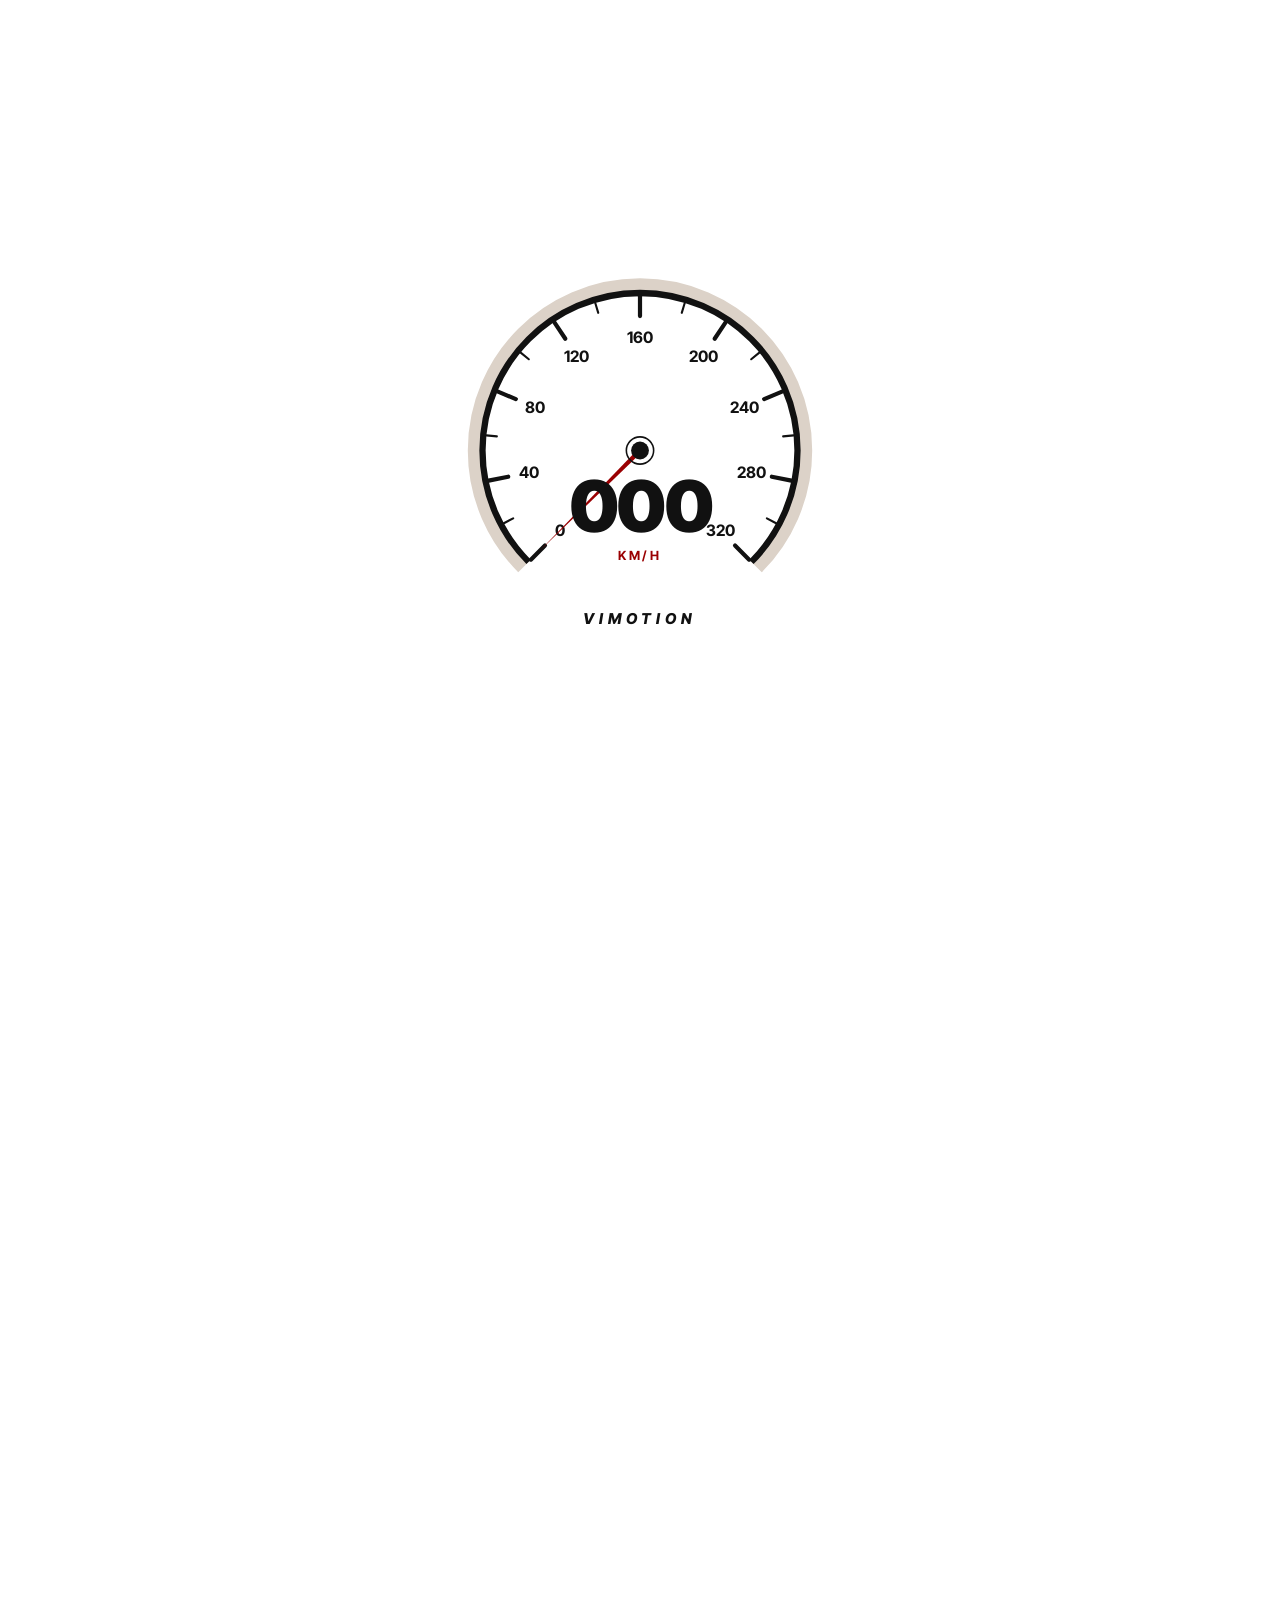
<file: site/short/index.html>
<!doctype html>
<!-- Preview generated by tools/build_short.py. -->
<html lang="ru">
<head>
<meta charset="utf-8">
<meta http-equiv="Content-Security-Policy" content="default-src 'none'; base-uri 'none'; object-src 'none'; frame-src 'none'; connect-src 'none'; form-action 'none'; script-src 'self' 'sha256-AuZkG0GQpXGYXrNk+9wMsz3XTfc6SRpX9X9b+ZwrPUw=' 'sha256-GZFcVawnJEYaH47J6f75qZUWiOAb9ZwL9z1vE7qBSQs=' 'sha256-gp4Q9QOizaJVRFmmEOSgdhDcg7Bwsz9Fr3olGckzMKA='; style-src 'self' 'unsafe-inline'; style-src-elem 'self'; img-src 'self' data:; font-src 'self'; media-src 'self' https://vi-motion.pro">
<meta name="referrer" content="strict-origin-when-cross-origin">
<meta name="viewport" content="width=device-width,initial-scale=1,viewport-fit=cover">
<meta name="format-detection" content="telephone=no,email=no,address=no">
<script>/* Панели и масштабирование меняют видимую область, но не должны перестраивать сцену при свайпе. */
(function(){
  var root=document.documentElement,view=window.visualViewport,ua=navigator.userAgent;
  var ios=/iP(hone|ad|od)/.test(ua)||(navigator.platform==='MacIntel'&&navigator.maxTouchPoints>1);
  var touch=ios||matchMedia('(pointer:coarse)').matches;
  var network=navigator.connection,slow=network&&(network.saveData||/^(slow-2g|2g|3g)$/.test(network.effectiveType));
  root.classList.toggle('vm-touch',touch);
  root.classList.toggle('vm-low-data',Boolean(slow));
  var width=0,height=0,frame=0;
  function measure(){
    frame=0;
    var w=root.clientWidth||innerWidth;
    if(touch&&w===width)return;
    var h=innerHeight;
    if(touch&&view&&Math.abs(view.scale-1)<.01&&view.height>0)h=Math.min(h,Math.round(view.height));
    if(w===width&&h===height)return;
    width=w;height=h;window.vmVH=h;
    /* На телефоне Hero закрывает и развёрнутую шторку, сохраняя размеры содержимого. */
    var full=touch&&w<=679&&Math.abs(screen.width-w)<32?Math.max(h,screen.height):h;
    root.style.setProperty('--vhl',h+'px');
    root.style.setProperty('--vm-hero-min',full+'px');
    root.classList.toggle('vm-short',h<=640);
    root.classList.toggle('vm-compact',h<=660);
    root.classList.toggle('vm-short-stack',h<=700);
    root.classList.toggle('vm-tiny',h<370);
    window.dispatchEvent(new Event('vmviewport'));
  }
  function schedule(){if(!frame)frame=requestAnimationFrame(measure)}
  measure();addEventListener('resize',schedule);addEventListener('pageshow',schedule);
})();</script>

<title>ViMotion: из монтажёра в контент-креатора</title>
<meta name="description" content="Менторская программа Валентина Сушнёва: из монтажёра в контент-креатора с доходом от $1 000 за 2 месяца">
<meta name="theme-color" content="#EFE6DE">
<link rel="icon" href="data:,">
<script>
/* На слабой сети, без анимации и при переходе к разделу заставка пропускается. */
(function(){
  var root=document.documentElement;
  if(location.hash||root.classList.contains('vm-low-data')||matchMedia('(prefers-reduced-motion: reduce)').matches)return;

  var theme=document.querySelector('meta[name="theme-color"]'),initialColor=theme.content;
  function restoreTheme(){theme.content=root.style.getPropertyValue('--vm-chrome')||initialColor}
  function dismiss(){
    if(!root.classList.contains('is-loading'))return;
    root.classList.remove('is-loading');
    document.dispatchEvent(new Event('vm:open'));
  }

  root.classList.add('is-loading');
  theme.content='#ffffff';
  document.addEventListener('vm:open',restoreTheme,{once:true});
  if(root.classList.contains('vm-touch')){
    document.addEventListener('DOMContentLoaded',function(){
      var pre=document.getElementById('pre');
      function blockScroll(event){if(root.classList.contains('is-loading'))event.preventDefault()}
      pre.addEventListener('touchmove',blockScroll,{passive:false});
      pre.addEventListener('wheel',blockScroll,{passive:false});
    },{once:true});
  }
  setTimeout(dismiss,3500);
})();
</script>
<link rel="preload" href="../fonts/fira-xc-900.woff2" as="font" type="font/woff2" crossorigin>
<link rel="preload" href="../fonts/inter-cyrillic-400-normal.woff2" as="font" type="font/woff2" crossorigin>
<link rel="preload" as="image" type="image/webp" href="../img/wordmark.webp" imagesrcset="../img/wordmark-800.webp?v=20261117z6 800w, ../img/wordmark-1100.webp?v=20261117z6 1100w, ../img/wordmark.webp 1600w" imagesizes="(max-width:720px) calc(100vw - 32px), (max-width:1180px) calc(100vw - 64px), calc(100vw - 112px)">
<link rel="preload" as="image" type="image/webp" href="../img/valentin-poster.webp?v=20261117z3" imagesrcset="../img/valentin-poster-744.webp?v=20261117z6 744w, ../img/valentin-poster.webp?v=20261117z3 1104w" imagesizes="(max-width:720px) 96vw, (max-width:1180px) 52vw, 48vw" fetchpriority="high">
<link rel="stylesheet" href="site.css?v=d76124fd" integrity="sha256-12Ek/ctb1VunSOwu1QepC+16rya4+jEPgsECmvGdjRI=">
<script src="site.js?v=2b4814dd" integrity="sha256-K0gU3Wm/alTAtWdop44imufurO+jO6xyusXZftQViCQ=" defer></script>
</head>
<body>

<!-- Прелоадер: спидометр -->
<div class="pre" id="pre" aria-hidden="true" hidden>
  <div class="gauge">
    <svg id="gsvg" viewBox="0 30 400 300"></svg>
    <div class="g-brand">VIMOTION</div>
  </div>
</div>

<header class="hdr">
  <a class="logo" href="./">VIMOTION</a>
  <nav class="nav" id="nav" aria-label="Разделы"><a href="#lesson">Как устроено</a><a href="#route">Программа</a><a href="#author">Об авторе</a></nav>
  <div class="hdr-right">
    <a class="btn btn-line" href="#final"><span class="bt">Узнать про ViMotion</span><svg viewBox="0 0 16 16" fill="none" stroke="currentColor" stroke-width="1.8" stroke-linecap="round" stroke-linejoin="round" aria-hidden="true"><path d="M3.5 12.5l9-9M5.5 3.5h7v7"/></svg></a>
    <button class="burger" type="button" aria-label="Меню" aria-expanded="false" aria-controls="nav"><i></i></button>
  </div>
</header>

<main>

<!-- Блок 1. Первый экран -->
<section class="hero" id="hero">
 <div class="hero-in">
  <div class="wm"><img src="../img/wordmark.webp" srcset="../img/wordmark-800.webp?v=20261117z6 800w, ../img/wordmark-1100.webp?v=20261117z6 1100w, ../img/wordmark.webp 1600w" sizes="(max-width:720px) calc(100vw - 32px), (max-width:1180px) calc(100vw - 64px), calc(100vw - 112px)" alt="" width="1600" height="471"></div>

  <div class="pt" id="pt">
    <img src="../img/valentin-poster.webp?v=20261117z3" srcset="../img/valentin-poster-744.webp?v=20261117z6 744w, ../img/valentin-poster.webp?v=20261117z3 1104w" sizes="(max-width:720px) 96vw, (max-width:1180px) 52vw, 48vw" alt="Валентин Сушнёв" width="744" height="690" fetchpriority="high">
    <canvas id="live" width="744" height="690" aria-hidden="true"></canvas>
  </div>

  <div class="copy">
    <h1 class="h1">
      <span class="ln">Из монтажёра</span>
      <span class="ln"><span class="hl">в контент-креатора</span></span>
      <span class="ln">с доходом от $1&nbsp;000 <span class="nw">за&nbsp;2&nbsp;месяца</span></span>
    </h1>
    <p class="sub">Даже если начинаешь с нуля. Снимаешь с телефона, ментор рядом на каждом шаге, а первых клиентов ищем&nbsp;вместе</p>
  </div>

  <ul class="stats">
    <li class="stat"><div class="stat-num" data-to="400" data-suffix="+">400+</div><div class="stat-lbl">учеников за всё&nbsp;время</div></li>
    <li class="stat"><div class="stat-num" data-to="7" data-unit="лет">7<small>лет</small></div><div class="stat-lbl">в контенте · своё&nbsp;агентство</div></li>
    <li class="stat"><div class="stat-num" data-to="4.61" data-dec="2" data-suffix="/5">4,61/5</div><div class="stat-lbl">оценка учеников</div></li>
  </ul>
 </div>
</section>

<!-- Блок 3. Видео + бегущая строка -->
<section class="les" id="lesson" aria-labelledby="les-h">
  <div class="les-in">
    <h2 class="h2 les-h" id="les-h">Мои <span class="hl">7 лет</span> в контенте в одном уроке</h2>
    <p class="les-sub">Куда идти новичку, за что платят и где взять первого клиента, если нет ни опыта, ни&nbsp;портфолио</p>
    <div class="les-frame"><div class="les-card" id="les-card" data-src="https://vi-motion.pro/assets/video/vsl.mp4" data-poster="../img/lesson/cover-1200.webp?v=20261117z3">
      <span class="vh">Видео-урок Валентина: контент-креатор, $1000 за 2 месяца</span>
      <button class="les-play" type="button" aria-label="Смотреть урок"><svg viewBox="0 0 24 24" aria-hidden="true"><polygon points="9.4,7.95 16.4,12 9.4,16.05" fill="currentColor" stroke="currentColor" stroke-width="1.4" stroke-linejoin="round"/></svg></button>
    </div></div>
    <div class="acts les-acts"><a class="btn btn-o" href="#route"><span class="bt">Как устроена программа</span><svg viewBox="0 0 16 16" fill="none" stroke="currentColor" stroke-width="1.8" stroke-linecap="round" stroke-linejoin="round" aria-hidden="true"><path d="M3.5 12.5l9-9M5.5 3.5h7v7"/></svg></a><a class="btn btn-red" href="#final"><span class="bt">Узнать про ViMotion</span><svg viewBox="0 0 16 16" fill="none" stroke="currentColor" stroke-width="1.8" stroke-linecap="round" stroke-linejoin="round" aria-hidden="true"><path d="M3.5 12.5l9-9M5.5 3.5h7v7"/></svg></a></div>
  </div>
  <div class="tape" role="img" aria-label="Форматы: Reels, Shorts, TikTok, YouTube, реклама, креативы, сценарии">
    <div class="tape-track" aria-hidden="true">
      <div class="tape-run"><span>Reels</span><span>Shorts</span><span>TikTok</span><span>YouTube</span><span>реклама</span><span>креативы</span><span>сценарии</span><span>Reels</span><span>Shorts</span><span>TikTok</span><span>YouTube</span><span>реклама</span><span>креативы</span><span>сценарии</span></div>
      <div class="tape-run"><span>Reels</span><span>Shorts</span><span>TikTok</span><span>YouTube</span><span>реклама</span><span>креативы</span><span>сценарии</span><span>Reels</span><span>Shorts</span><span>TikTok</span><span>YouTube</span><span>реклама</span><span>креативы</span><span>сценарии</span></div>
    </div>
  </div>
</section>

<!-- Блок 9. Маршрут заезда (объединён с блоком 10 «Программа») -->
<section class="rt" id="route" aria-labelledby="rt-h">
  <div class="rt-in">
    <div class="rt-head">
      <h2 class="h2 rt-h" id="rt-h">Маршрут <span class="hl">заезда</span></h2>
      <p class="rt-sub">8 недель обучающей гонки</p>
      <p class="rt-sub rt-sub2">9 модулей и больше 70 уроков. Новый модуль открывается каждый понедельник</p>
    </div>
    <div class="rt-trk">
      <svg class="rt-road" aria-hidden="true" focusable="false">
        <defs>
          <pattern id="rt-chk" width="12" height="12" patternUnits="userSpaceOnUse"><rect width="12" height="12" fill="#EFE6DE"/><rect width="6" height="6" fill="#111"/><rect x="6" y="6" width="6" height="6" fill="#111"/></pattern>
          <clipPath id="rt-clip"><rect class="rt-cr" x="-200" y="-200" width="9999" height="0"/></clipPath>
        </defs>
        <path class="rt-asph"/><path class="rt-dash"/><path class="rt-done" clip-path="url(#rt-clip)"/>
        <g class="rt-marks"></g><g class="rt-pins"></g>
      </svg>
      <div class="rt-fx" aria-hidden="true"></div>
      <div class="rt-car" aria-hidden="true"><svg viewBox="0 0 44 92"><path d="M4 7h36v8H4z" fill="#141414"/><path d="M7 9h30v4H7z" fill="#9A0002"/><rect x="2" y="18" width="9" height="17" rx="3.5" fill="#0d0d0d"/><rect x="33" y="18" width="9" height="17" rx="3.5" fill="#0d0d0d"/><rect x="1" y="60" width="10" height="20" rx="3.5" fill="#0d0d0d"/><rect x="33" y="60" width="10" height="20" rx="3.5" fill="#0d0d0d"/><path d="M19 2h6l2.5 20 6 10v12l-2 6 2 6v14l-4 14H14.5l-4-14V56l2-6-2-6V32l6-10z" fill="#9A0002"/><path d="M20 4h4l2 18h-8z" fill="#b8191b"/><path d="M12 50l-5 2v14l5 2zM32 50l5 2v14l-5 2z" fill="#7d0002"/><ellipse cx="22" cy="43" rx="5" ry="7.5" fill="#111"/><circle cx="22" cy="42" r="3" fill="#EFE6DE"/><path d="M5 82h34v8H5z" fill="#141414"/><path d="M8 84h28v3H8z" fill="#9A0002"/></svg></div>
      <ol class="rt-list">
        <li class="rt-st"><p class="rt-wk">Старт</p><h3 class="rt-t">Подготовка</h3><div class="rt-card"><p>Знакомишься с ментором и потоком, настраиваешься на два месяца работы</p><ol class="rt-mods"><li><span class="rt-mn">00</span><span class="rt-mt"><b>Подготовка к старту</b>Маршрут, мышление и дисциплина, чтобы дойти до конца</span></li></ol><p class="rt-res">План на весь заезд</p></div></li>
        <li class="rt-st"><p class="rt-wk">Недели 1-4</p><h3 class="rt-t">Навык</h3><div class="rt-card"><p>Снимаешь и монтируешь на телефоне, пишешь сценарии, подключаешь ИИ</p><ol class="rt-mods"><li><span class="rt-mn">01</span><span class="rt-mt"><b>Контент для бизнеса</b>Как ролик приводит клиентов и какие форматы работают</span></li><li><span class="rt-mn">02</span><span class="rt-mt"><b>Съёмка и монтаж</b>Телефон и CapCut: от первого кадра до сдачи клиенту</span></li><li><span class="rt-mn">03</span><span class="rt-mt"><b>Контент под ключ</b>Аудит, бриф, стратегия, сценарии и отчёт</span></li><li><span class="rt-mn">04</span><span class="rt-mt"><b>ИИ-ассистент креатора</b>Нейросети в идеях, сценариях и монтаже</span></li></ol><p class="rt-res">5 работ для реальных бизнесов</p></div></li>
        <li class="rt-st"><p class="rt-wk">Недели 5-6</p><h3 class="rt-t">Клиенты</h3><div class="rt-card"><p>Выбираешь нишу, считаешь цену и пишешь бизнесам каждый день</p><ol class="rt-mods"><li><span class="rt-mn">05</span><span class="rt-mt"><b>Упаковка и цена</b>Ниша, профиль, прайс и оффер</span></li><li><span class="rt-mn">06</span><span class="rt-mt"><b>Поиск клиентов</b>Все способы, которыми мы находим клиентов сами</span></li></ol><p class="rt-res">Оффер, прайс и первые диалоги</p></div></li>
        <li class="rt-st"><p class="rt-wk">Недели 7-8</p><h3 class="rt-t">Деньги</h3><div class="rt-card"><p>«Денежный спринт»: созвоны, договор, предоплата и выпускной «Аллея славы»</p><ol class="rt-mods"><li><span class="rt-mn">07</span><span class="rt-mt"><b>Сделка и деньги</b>Созвон, договор, предоплата и налоги</span></li><li><span class="rt-mn">08</span><span class="rt-mt"><b>Рост</b>Чек выше, команда и партнёрства</span></li></ol><p class="rt-res">Первый платный клиент</p></div></li>
      </ol>
    </div>
    <div class="acts rt-acts"><a class="btn btn-red" href="#final"><span class="bt">Узнать подробнее</span><svg viewBox="0 0 16 16" fill="none" stroke="currentColor" stroke-width="1.8" stroke-linecap="round" stroke-linejoin="round" aria-hidden="true"><path d="M3.5 12.5l9-9M5.5 3.5h7v7"/></svg></a></div>
  </div>
</section>

<!-- Блок 15. Автор -->
<section class="au" id="author" aria-labelledby="au-h">
  <div class="au-in">
    <div class="au-tx">
      <h2 class="h2 au-h" id="au-h">Я создал ViMotion, потому что сам не мог найти <span class="hl">сильных креаторов</span></h2>
      <p class="au-sub">Мне 21, семь лет в контенте и своё агентство G-Agency. Каждый месяц мы ищем людей в команду, и лучших выпускников я забираю в свои проекты</p>
    </div>
    <div class="au-deck" role="group" aria-roledescription="карусель" aria-label="Факты о Валентине" tabindex="0">
      <div class="au-tilt">
        <figure class="au-card" data-pos="0"><img src="../img/author/me.webp?v=20261121a" srcset="../img/author/me-480.webp?v=20261121a 480w, ../img/author/me.webp?v=20261120k 720w, ../img/author/me-940.webp?v=20261120k 940w" sizes="(max-width:720px) 72vw, (max-width:1180px) 320px, 380px" width="720" height="1280" alt="Валентин" loading="lazy" decoding="async"><span class="au-wm" aria-hidden="true"></span></figure>
        <figure class="au-card" data-pos="1"><img src="../img/author/btn.webp?v=20261121a" srcset="../img/author/btn-480.webp?v=20261121a 480w, ../img/author/btn.webp?v=20261120k 720w, ../img/author/btn-940.webp?v=20261120k 940w" sizes="(max-width:720px) 72vw, (max-width:1180px) 320px, 380px" width="720" height="1280" alt="" loading="lazy" decoding="async"><div class="au-cap"><b>15 лет</b><span>серебряная кнопка YouTube, начинал на мамином компьютере в Орше</span></div></figure>
        <figure class="au-card" data-pos="2"><img src="../img/author/car.webp?v=20261121a" srcset="../img/author/car-480.webp?v=20261121a 480w, ../img/author/car.webp?v=20261120k 720w, ../img/author/car-940.webp?v=20261120k 940w" sizes="(max-width:720px) 72vw, (max-width:1180px) 320px, 380px" width="720" height="1280" alt="" loading="lazy" decoding="async"><div class="au-cap"><b>Машина маме</b><span>всё, что у меня есть, заработано одним навыком</span></div></figure>
        <figure class="au-card" data-pos="3"><img src="../img/author/gag.webp?v=20261121a" srcset="../img/author/gag-480.webp?v=20261121a 480w, ../img/author/gag.webp?v=20261120k 720w, ../img/author/gag-940.webp?v=20261120k 940w" sizes="(max-width:720px) 72vw, (max-width:1180px) 320px, 380px" width="720" height="1280" alt="" loading="lazy" decoding="async"><div class="au-cap"><b>G-Agency</b><span>300+ роликов за год для крупных экспертов</span></div></figure>
        <figure class="au-card" data-pos="4"><img src="../img/author/stage.webp?v=20261121a" srcset="../img/author/stage-480.webp?v=20261121a 480w, ../img/author/stage.webp?v=20261120k 720w, ../img/author/stage-940.webp?v=20261120k 940w" sizes="(max-width:720px) 72vw, (max-width:1180px) 320px, 380px" width="720" height="1280" alt="" loading="lazy" decoding="async"><div class="au-cap"><b>500 человек</b><span>в зале на моих выступлениях о контенте</span></div></figure>
        <div class="au-bars" aria-hidden="true"><i><b></b></i><i><b></b></i><i><b></b></i><i><b></b></i><i><b></b></i></div>
      </div>
    </div>
  </div>
</section>

<!-- Финальный блок короткой версии -->
<section class="fn" id="final" data-hdr="dark" aria-labelledby="fn-h">
  <div class="fn-in">
    <div class="fn-lead">
      <h2 class="h2 fn-h" id="fn-h">Узнай <span class="hl">больше</span><br> о ViMotion</h2>
      <p class="fn-sub">Напиши нам в Telegram, и мы расскажем о программе, ответим на вопросы и поможем выбрать формат обучения</p>
    </div>
    <figure class="fn-photo">
      <img src="../img/author/me.webp?v=20261121a"
           srcset="../img/author/me-480.webp?v=20261121a 480w, ../img/author/me.webp?v=20261120k 720w, ../img/author/me-940.webp?v=20261120k 940w"
           sizes="(max-width:520px) calc(100vw - 32px), (max-width:720px) 450px, (max-width:1180px) 43vw, (max-width:1392px) 42vw, 592px"
           width="720" height="1280" alt="Валентин Сушнёв" loading="lazy" decoding="async">
    </figure>
    <div class="fn-action">
      <a class="btn" href="https://t.me/m/rUCmwDTQZGZi"><span class="bt">Написать в Telegram</span><svg viewBox="0 0 16 16" fill="none" stroke="currentColor" stroke-width="1.8" stroke-linecap="round" stroke-linejoin="round" aria-hidden="true"><path d="M3.5 12.5l9-9M5.5 3.5h7v7"/></svg></a>
    </div>
  </div>
</section>

</main>

<!-- Подвал -->
<footer class="ft" id="siteFoot" data-hdr="dark">
  <div class="ft-in">
    <div>
      <a class="ft-logo" href="./">VIMOTION</a>
      <p class="ft-d">Менторская программа по контенту для бизнеса<br>ИП Сушнёв Валентин Андреевич</p>
    </div>
    <nav class="ft-nav" aria-label="Документы и контакты"><a href="#">Оферта</a><a href="#">Политика данных</a><a href="../cases.html">Кейсы</a><a href="../#faq">Контакты</a><a href="https://vi-motion.pro/quiz/">Анкета</a><a href="#">YouTube</a><a href="#">Instagram</a></nav>
  </div>
  <div class="ft-wm" aria-hidden="true"></div>
</footer>

<script>/* Только для демо на GitHub Pages: кнопки ведут на новую анкету из этой же папки (quiz/), а не на боевую vi-motion.pro/quiz/.
   На боевом сайте условие не срабатывает, ссылки остаются как есть. UTM из адреса страницы передаются дальше. */
(function(){if(!/\.github\.io$/.test(location.hostname))return;
var q=location.search;[].forEach.call(document.querySelectorAll('a[href^="https://vi-motion.pro/quiz/"]'),function(a){a.href='../quiz/'+q})})();</script>
</body>
</html>
</file>
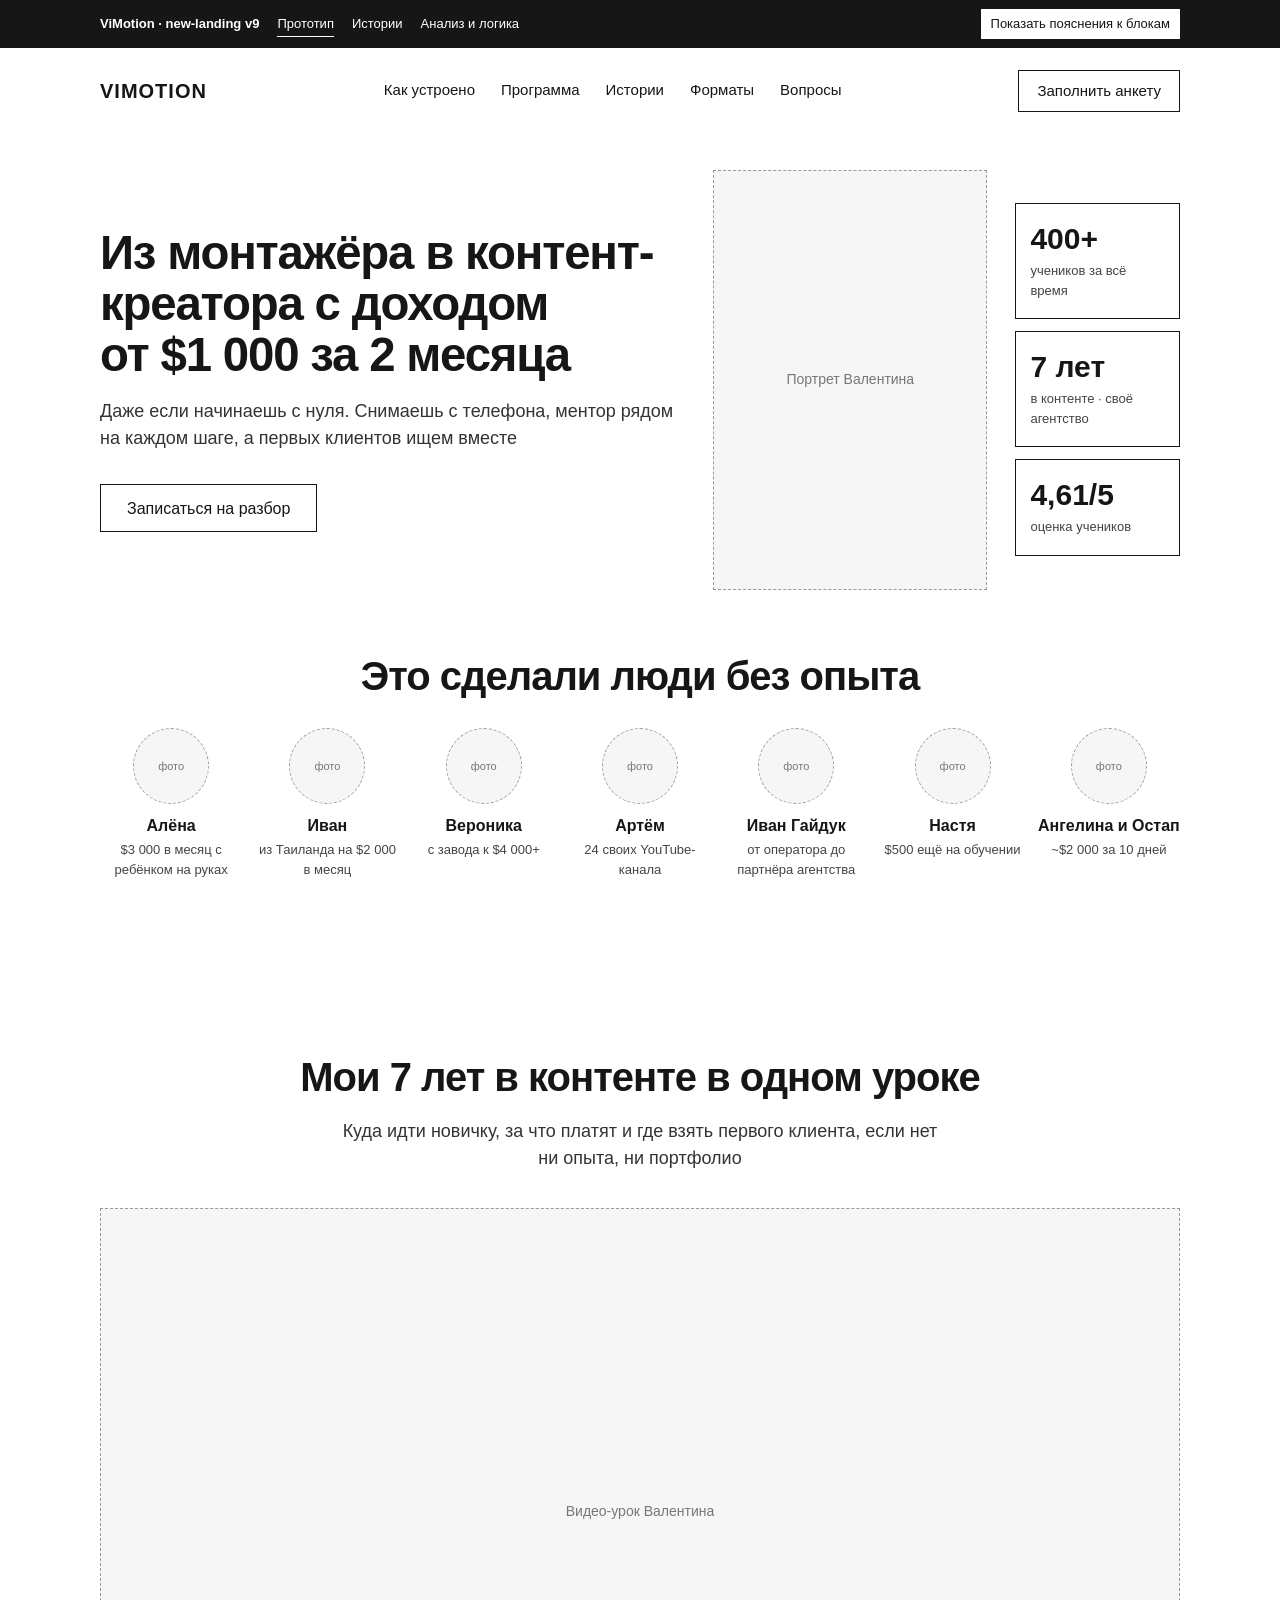
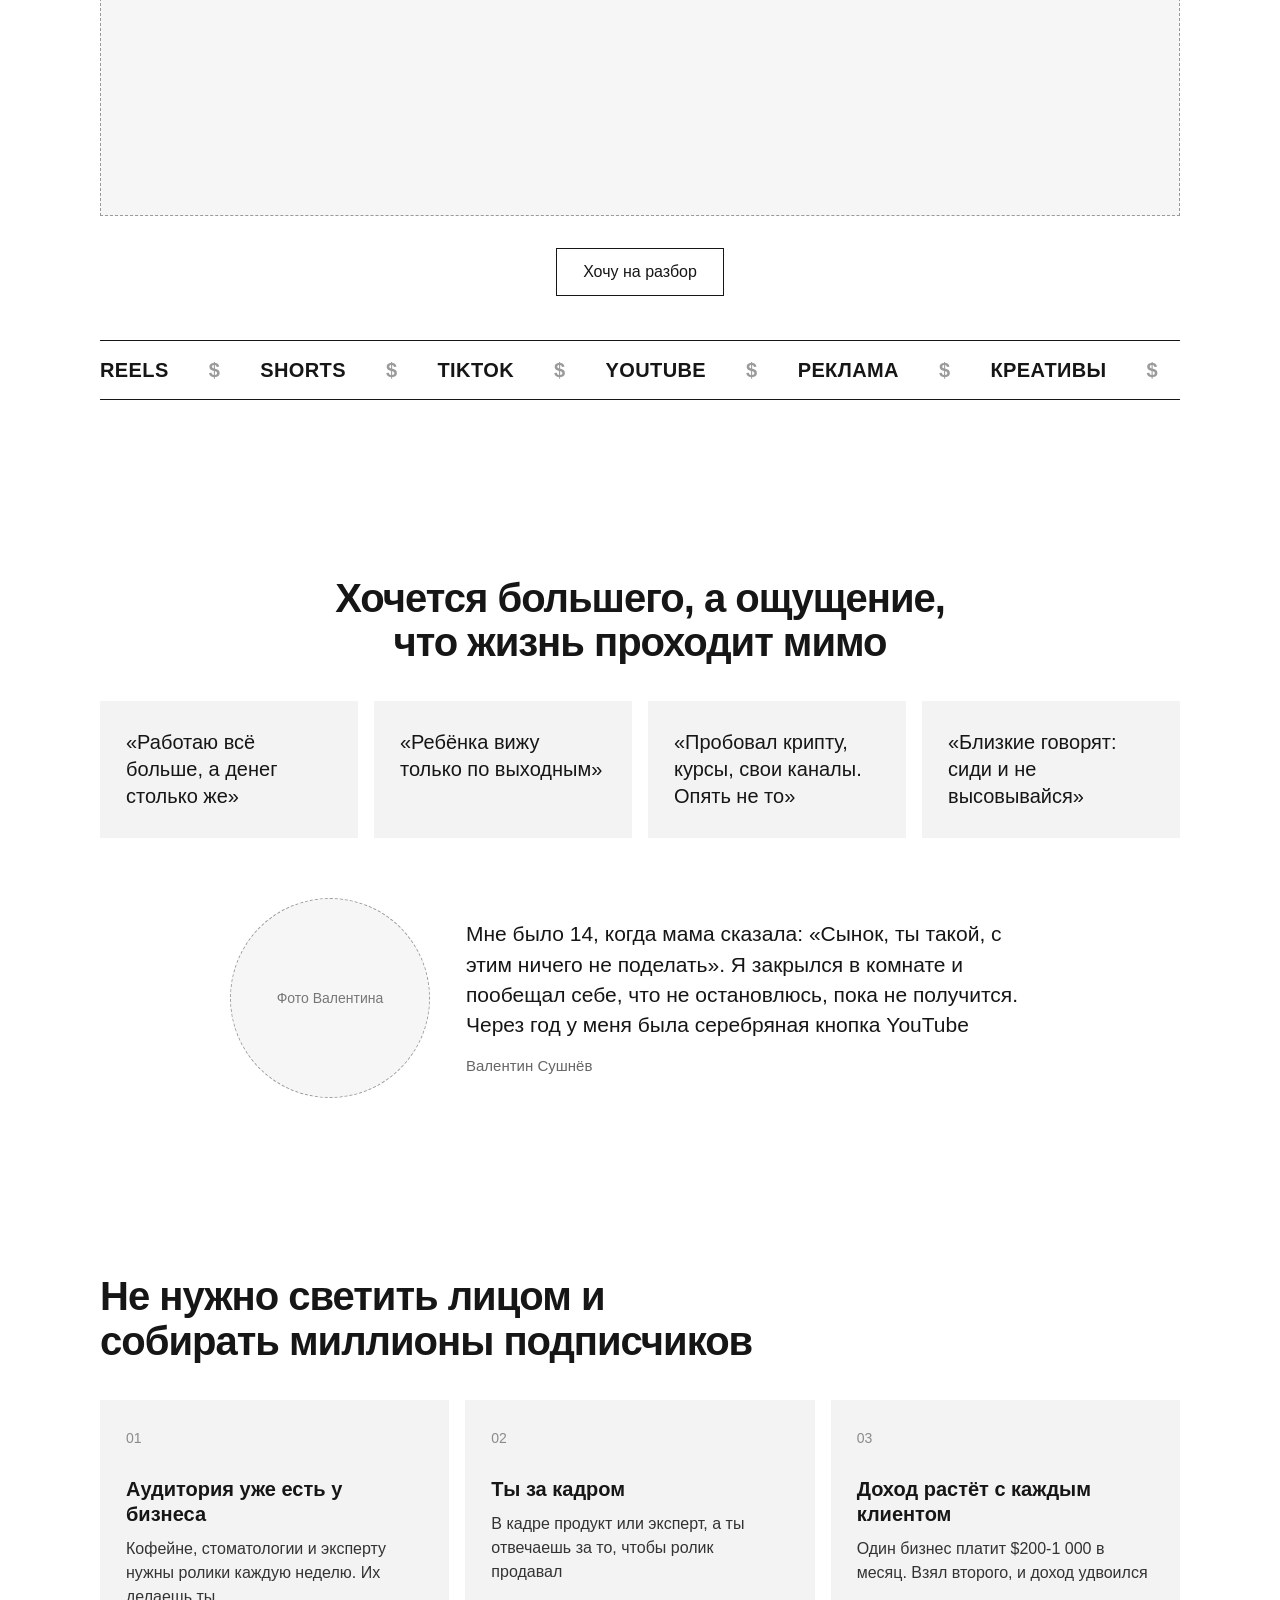
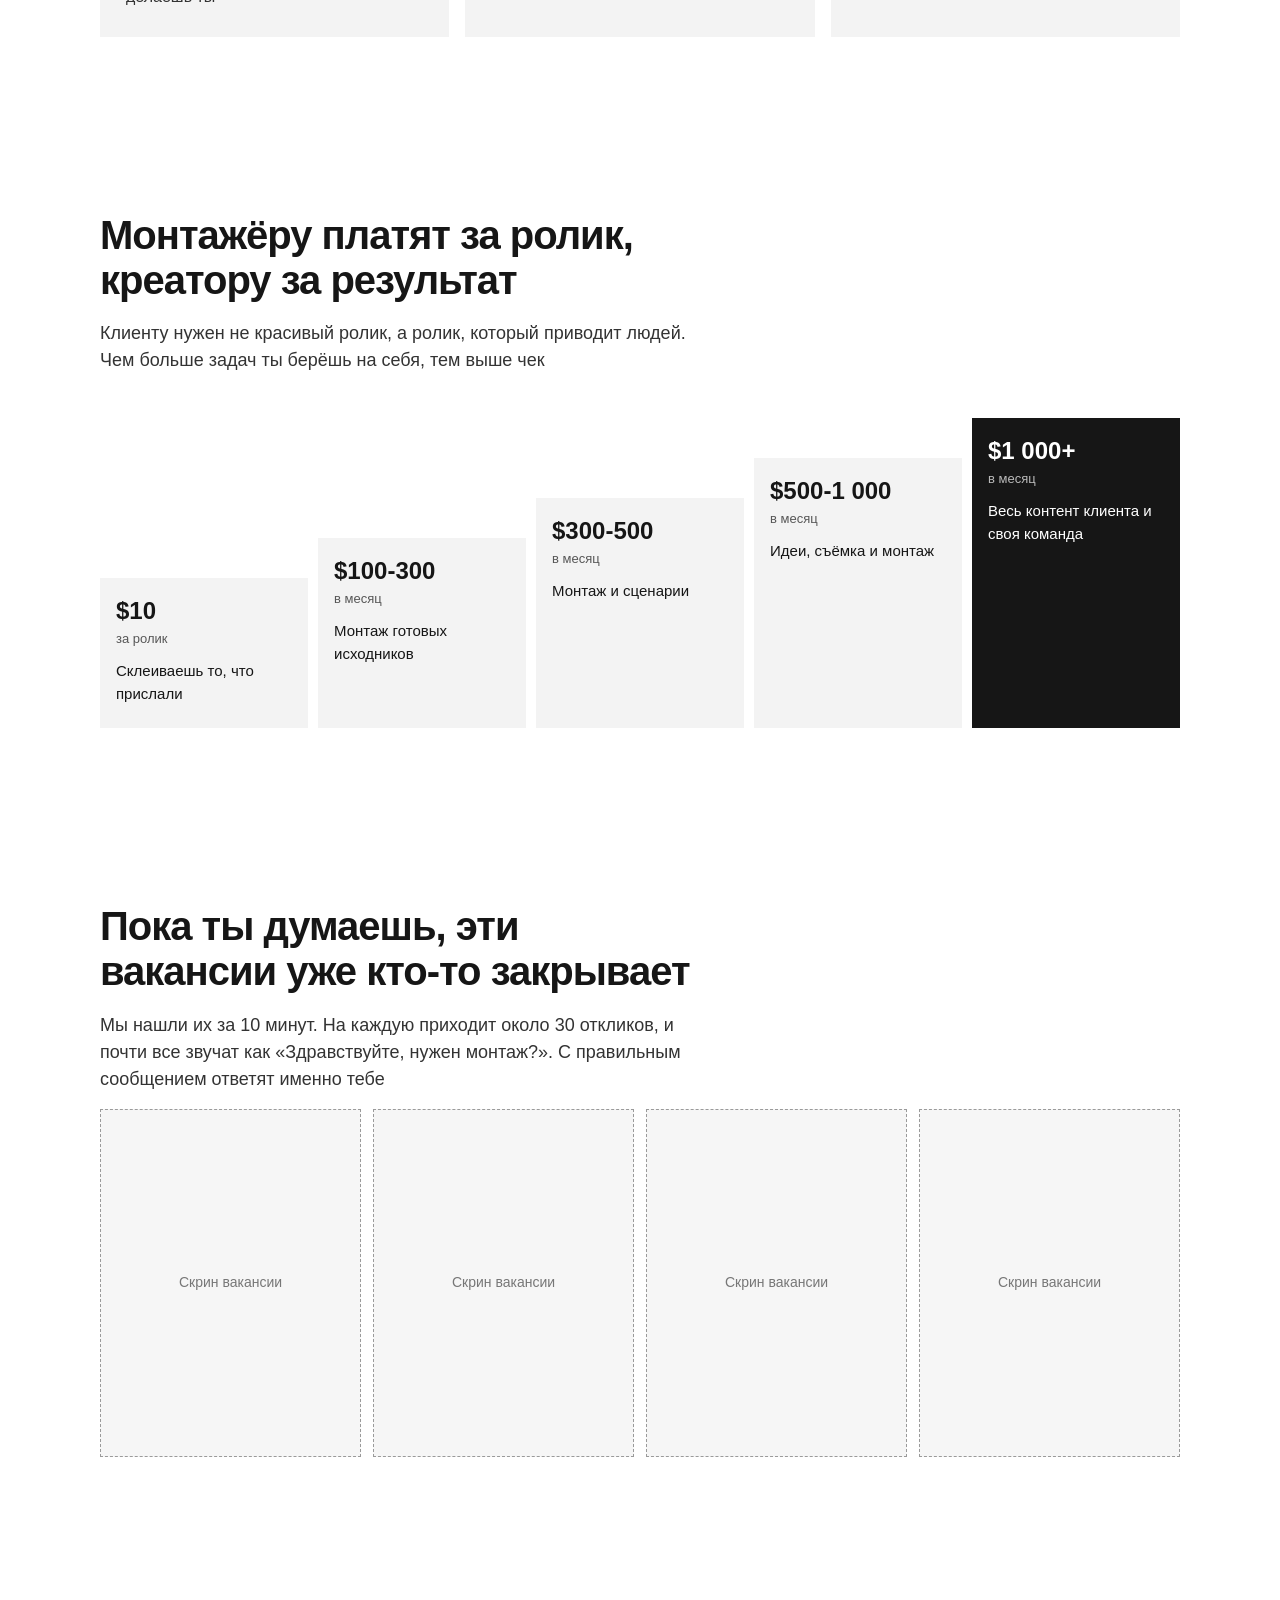
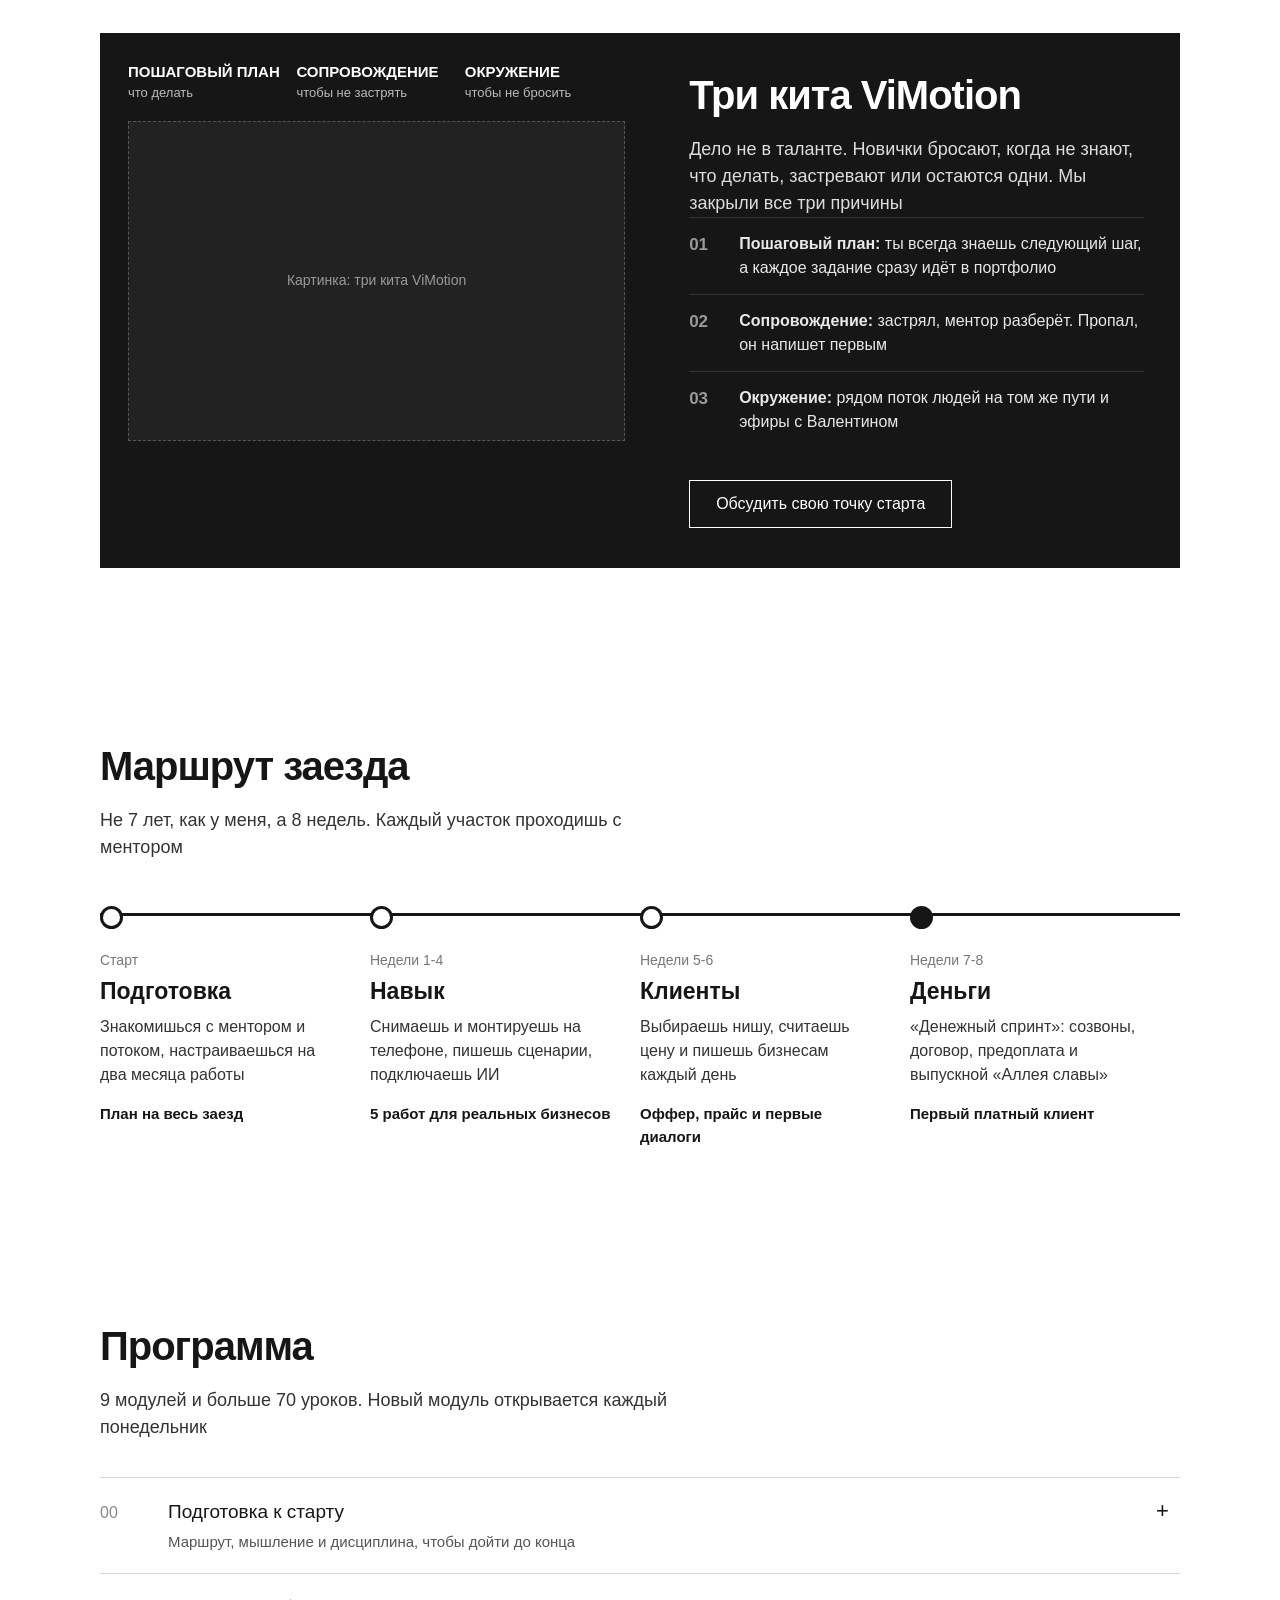
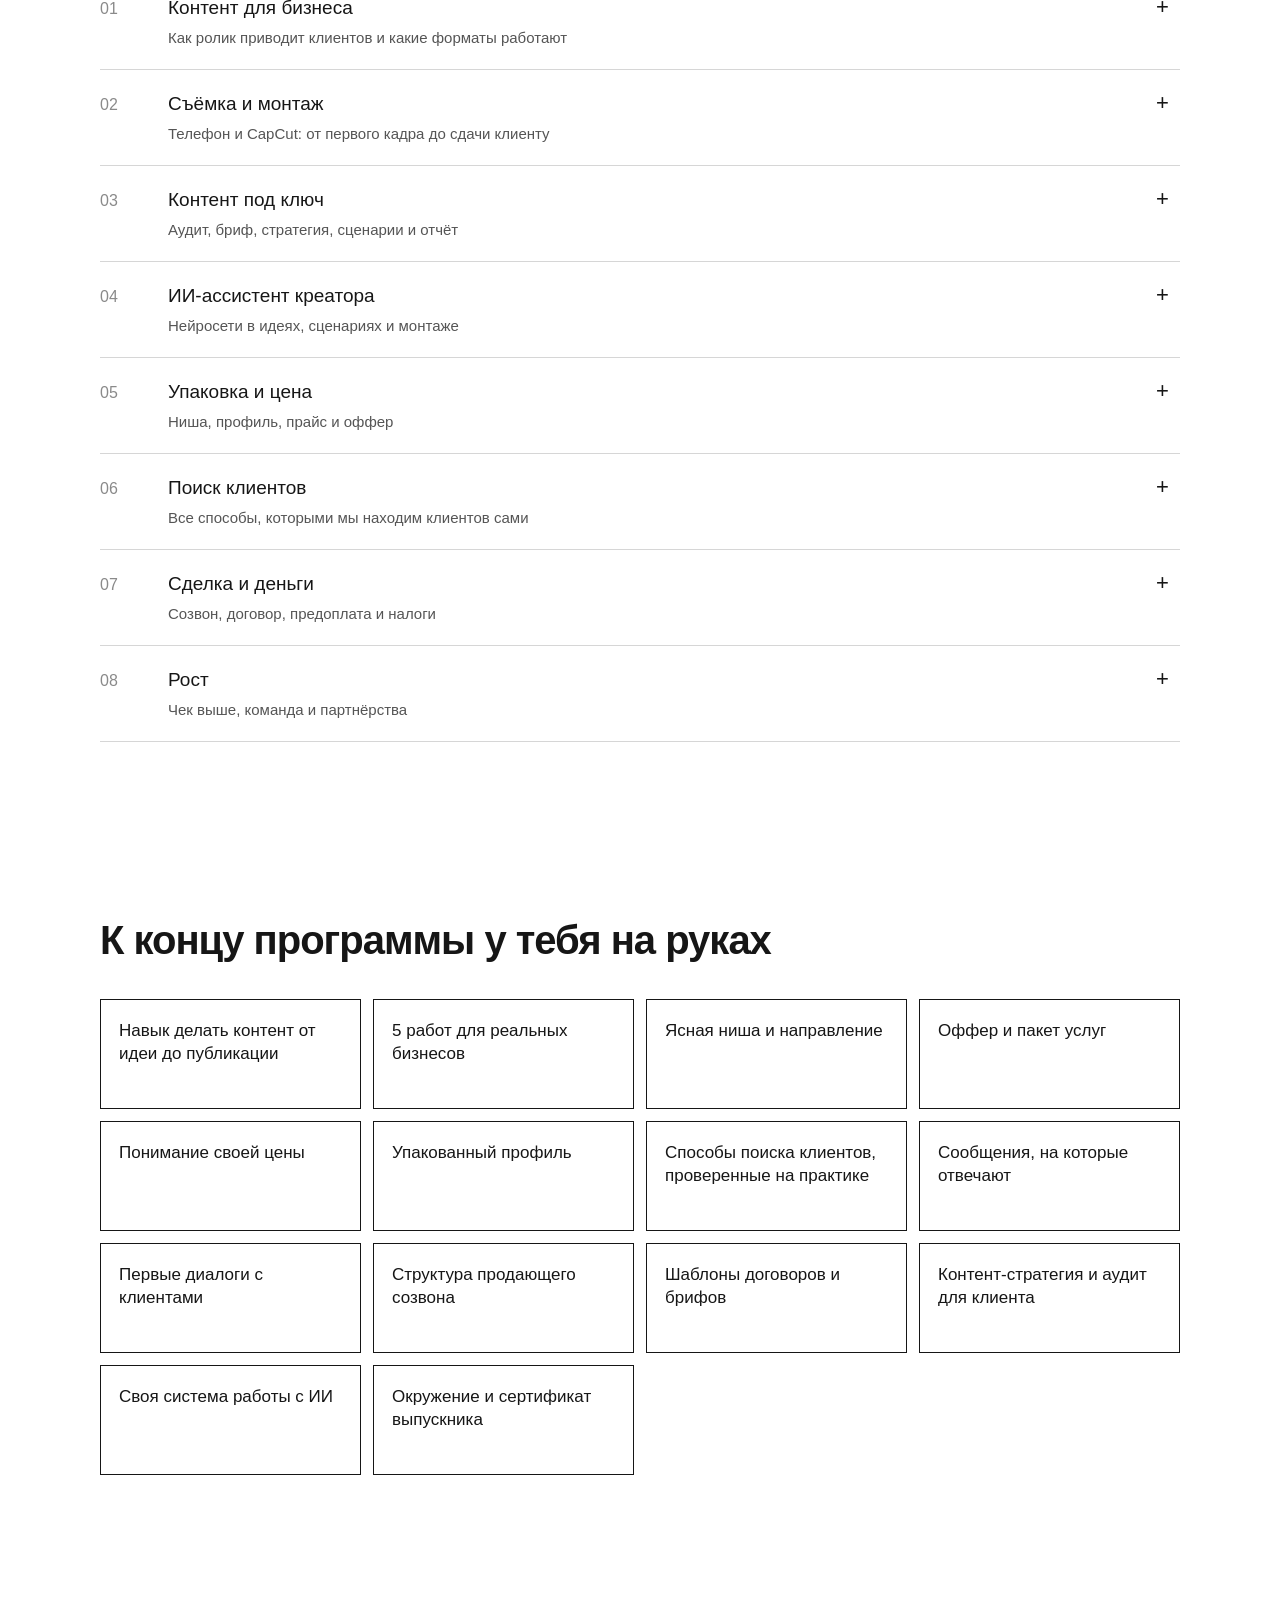
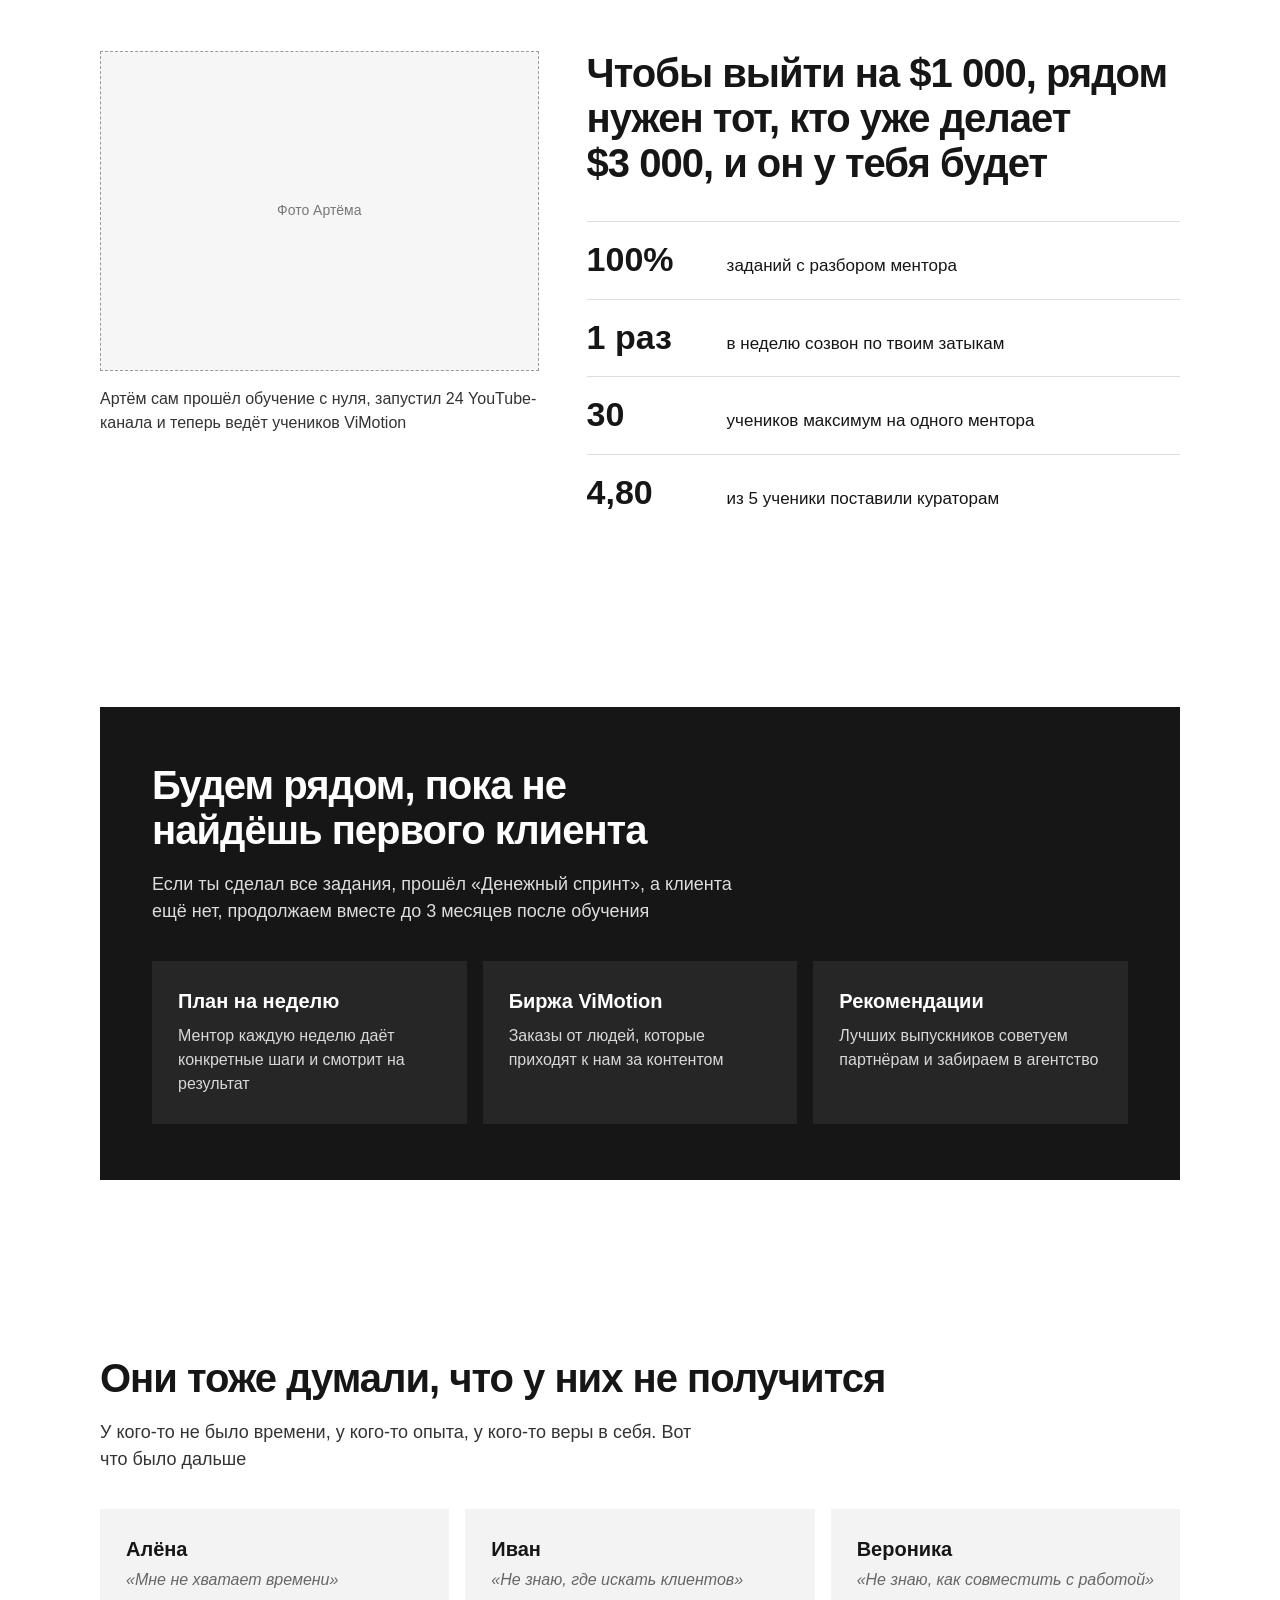
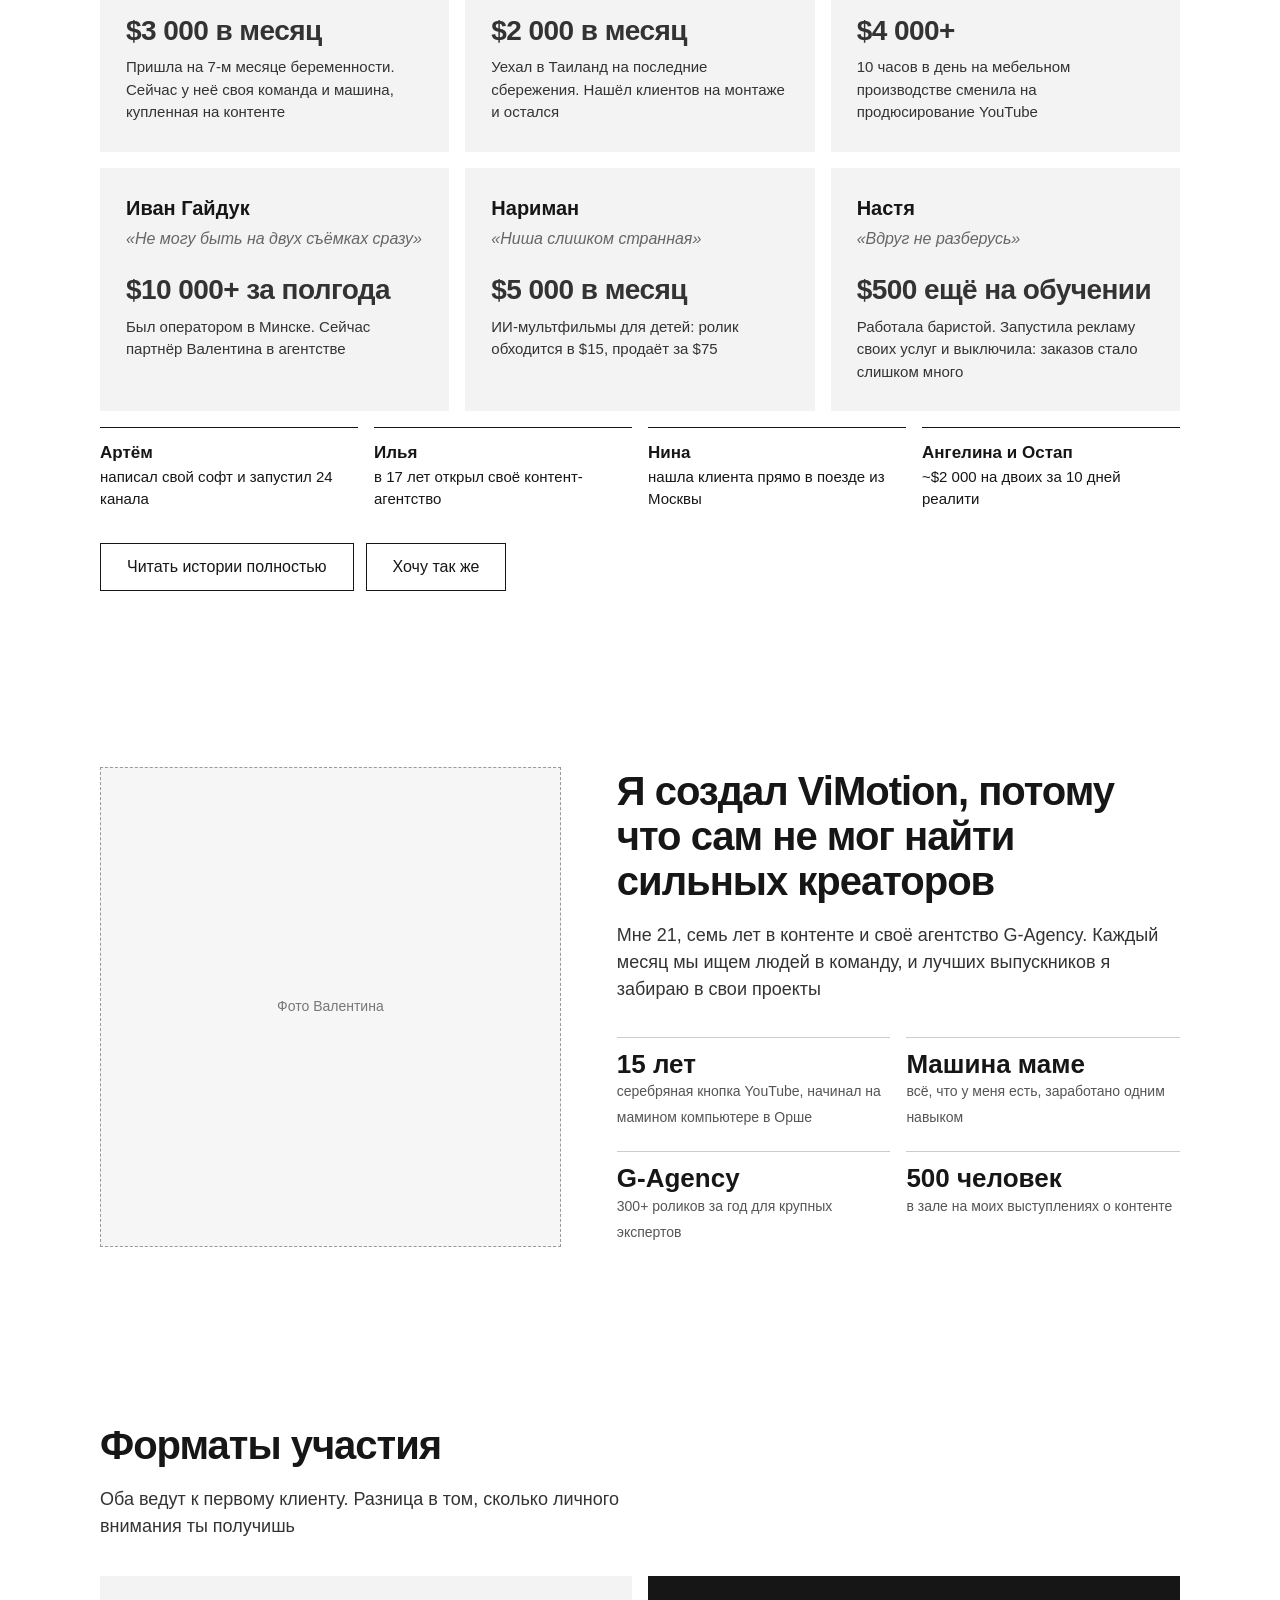
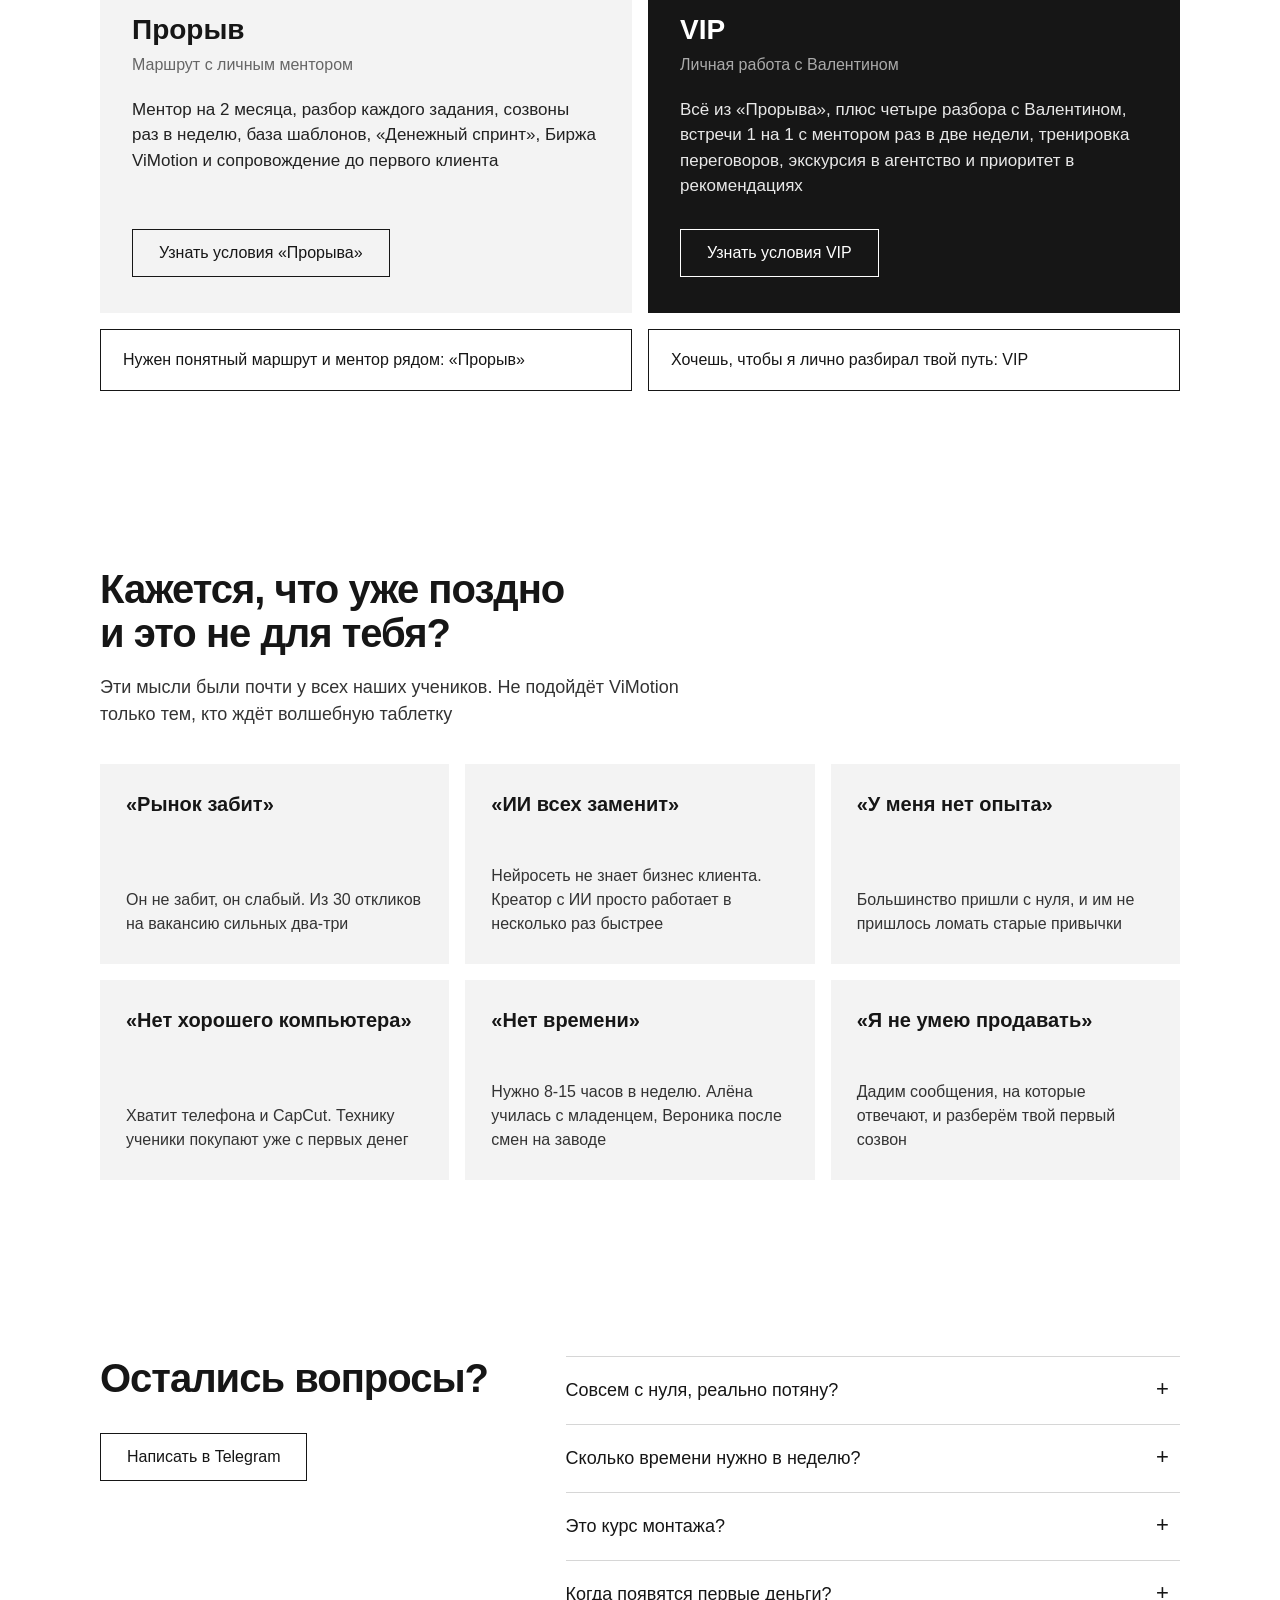
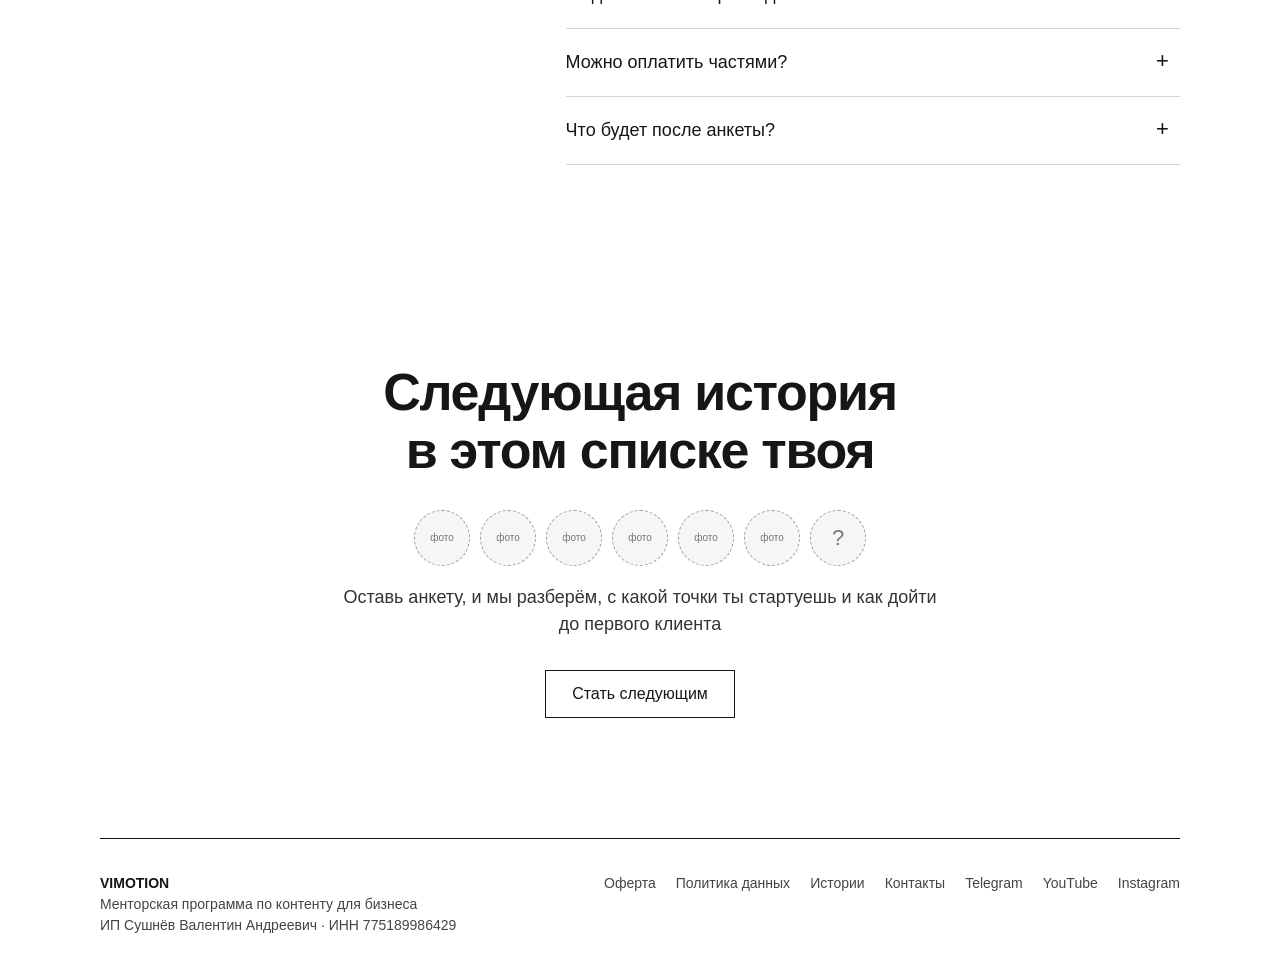
<file: content/prototype.html>
<!doctype html><html lang="ru"><head><meta charset="utf-8"><meta name="viewport" content="width=device-width,initial-scale=1"><meta name="robots" content="noindex,nofollow"><title>ViMotion · прототип нового лендинга и анализ</title><style>
*{box-sizing:border-box}html{scroll-padding-top:60px}body{margin:0;background:#fff;color:#161616;font:17px/1.5 Arial,Helvetica,sans-serif}
header,main,footer{width:min(1080px,calc(100% - 64px));margin:auto}
a{color:inherit;text-decoration:none}a:focus-visible,button:focus-visible,summary:focus-visible{outline:2px solid #161616;outline-offset:4px}[hidden]{display:none!important}
h1,h2,h3,p{margin:0}h1,h2{letter-spacing:-.025em;text-wrap:balance}h1,h2,h3,p{overflow-wrap:break-word}
h1{font-size:clamp(32px,3.7vw,48px);line-height:1.08}h2{font-size:clamp(28px,3.2vw,40px);line-height:1.12;max-width:820px}h3{font-size:20px;line-height:1.25}
p{max-width:640px}.sub{font-size:18px;color:#333;margin-top:18px;max-width:600px}
.center{text-align:center}.center h2,.center .sub{margin-left:auto;margin-right:auto}
.btn{display:inline-flex;align-items:center;justify-content:center;min-height:48px;padding:12px 26px;border:1.5px solid #161616;background:transparent;font-size:16px;line-height:1.2;cursor:pointer;transition:background .15s,color .15s}.btn:hover{background:#161616;color:#fff}
.acts{display:flex;gap:12px;flex-wrap:wrap;margin-top:32px}.center .acts{justify-content:center}
.wire{border:1px dashed #9a9a9a;background:#f6f6f6;color:#777;display:grid;place-items:center;text-align:center;padding:14px;font-size:14px}
.bar{position:sticky;top:0;z-index:20;background:#161616;color:#fff;font-size:13px}.bar-in{width:min(1080px,calc(100% - 32px));margin:auto;display:flex;gap:8px 18px;align-items:center;flex-wrap:wrap;padding:9px 0}.bar a{padding:3px 0;border-bottom:1px solid transparent}.bar a.on{border-color:#fff}.bar .sp{flex:1}.bar button{font:inherit;color:#161616;background:#fff;border:0;padding:5px 10px;cursor:pointer}
.site-head{padding:22px 0;display:flex;align-items:center;gap:24px;flex-wrap:wrap}.logo{font-size:20px;font-weight:700;letter-spacing:.05em}.site-head nav{display:flex;gap:26px;flex-wrap:wrap;font-size:15px;flex:1;justify-content:center}.site-head nav a:hover{color:#777}.site-head .btn{min-height:42px;padding:9px 18px;font-size:15px}
section{padding:88px 0;position:relative}.line{border-top:1px solid #e6e6e6}.body{margin-top:36px}
.grid{display:grid;gap:16px}.g2{grid-template-columns:repeat(2,minmax(0,1fr))}.g3{grid-template-columns:repeat(3,minmax(0,1fr))}.g4{grid-template-columns:repeat(4,minmax(0,1fr))}
.tile{background:#f3f3f3;padding:28px 26px;min-width:0}.tile h3{font-size:20px}.tile p{margin-top:10px;font-size:16px;color:#333}.tile .n{display:block;font-size:14px;color:#8a8a8a;margin-bottom:28px}.tile.t p.tt{font-size:20px;line-height:1.35;color:#161616;margin:0}
/* hero */
.hero{display:grid;grid-template-columns:1.6fr .75fr .45fr;gap:28px;align-items:stretch;padding:36px 0 56px}.hero .copy{display:flex;flex-direction:column;justify-content:center}.portrait{min-height:420px}.metrics{display:grid;gap:12px;align-content:center}.metrics>div{border:1.5px solid #161616;padding:18px 14px}.metrics strong{display:block;font-size:30px;line-height:1.1}.metrics span{display:block;font-size:13px;margin-top:6px;color:#444}
.people{display:grid;grid-template-columns:repeat(7,minmax(0,1fr));gap:14px;margin-top:30px;text-align:center}.people a{display:block}.people .wire{width:76px;height:76px;border-radius:50%;margin:0 auto;padding:0;font-size:11px}.people h3{font-size:16px;margin-top:12px}.people p{font-size:13px;color:#444;margin:4px auto 0}
.video{aspect-ratio:16/9;margin-top:36px}.ticker{margin-top:20px;font-size:15px;color:#555;text-align:center}
/* боль */
.bubble{position:relative;max-width:640px;margin:52px auto 0;border:1.5px solid #161616;border-radius:28px;padding:26px 32px;font-size:18px;line-height:1.5;text-align:center}.bubble::after{content:"";position:absolute;left:50%;bottom:-13px;width:24px;height:24px;background:#fff;border-right:1.5px solid #161616;border-bottom:1.5px solid #161616;transform:translateX(-50%) rotate(45deg)}.who{display:flex;flex-direction:column;align-items:center;gap:10px;margin-top:32px;font-size:15px}.ava{width:72px;height:72px;border-radius:50%;padding:0;font-size:11px}
/* лестница */
.ladder{display:grid;grid-template-columns:repeat(5,minmax(0,1fr));gap:10px;align-items:end;margin-top:44px}.ladder>div{background:#f3f3f3;padding:20px 16px}.ladder>div:nth-child(1){min-height:150px}.ladder>div:nth-child(2){min-height:190px}.ladder>div:nth-child(3){min-height:230px}.ladder>div:nth-child(4){min-height:270px}.ladder>div:nth-child(5){min-height:310px;background:#161616;color:#fff}.ladder strong{display:block;font-size:24px;line-height:1.1}.ladder span{display:block;font-size:13px;opacity:.7;margin-top:4px}.ladder p{font-size:15px;margin-top:12px}
/* вакансии */
.shots{display:grid;grid-template-columns:repeat(4,1fr);gap:12px;margin-top:16px}.shots .wire{aspect-ratio:3/4}.check{display:flex;justify-content:space-between;align-items:end;gap:20px;margin-top:44px}.check h3{font-size:24px}
.punch{margin-top:40px;font-size:21px;line-height:1.4;max-width:760px}
/* маршрут */
.track{display:grid;grid-template-columns:repeat(4,minmax(0,1fr));margin-top:52px;border-top:3px solid #161616}.track>div{padding:24px 24px 0 0;position:relative}.track>div::before{content:"";position:absolute;top:-10px;left:0;width:17px;height:17px;border-radius:50%;background:#fff;border:3px solid #161616}.track>div:last-child::before{background:#161616}.track .wk{font-size:14px;color:#777}.track h3{font-size:23px;margin-top:6px}.track p{font-size:16px;margin-top:10px;color:#333}.track .res{margin-top:16px;font-size:15px;font-weight:700;color:#161616}
/* программа */
details{border-top:1px solid #d6d6d6}details:last-of-type{border-bottom:1px solid #d6d6d6}summary{cursor:pointer;padding:20px 0;display:grid;grid-template-columns:56px 1fr 24px;gap:12px;list-style:none;font-size:19px;align-items:baseline}summary::-webkit-details-marker{display:none}summary::after{content:"+";font-size:22px;line-height:1}details[open] summary::after{content:"−"}summary .num{color:#8a8a8a;font-size:16px}summary small{display:block;font-size:15px;color:#555;margin-top:4px}details>p{padding:0 40px 22px 68px;font-size:16px;color:#333;max-width:none}
.outc{display:grid;grid-template-columns:repeat(4,minmax(0,1fr));gap:12px}.outc>div{border:1.5px solid #161616;padding:20px 18px;font-size:17px;line-height:1.35;min-height:110px}
/* ментор */
.mentor{display:grid;grid-template-columns:.85fr 1.15fr;gap:48px;align-items:start}.mentor .ph{min-height:320px}.mentor .cap{margin-top:16px;font-size:16px;color:#333}.facts3>div{display:grid;grid-template-columns:120px 1fr;gap:20px;align-items:baseline;padding:20px 0;border-top:1px solid #ddd}.facts3 strong{font-size:34px;line-height:1}.facts3 p{font-size:17px}
.support{background:#161616;color:#fff;padding:56px 52px}.support .sub{color:#ddd}.support .tile{background:#262626}.support .tile p{color:#d8d8d8}.support .btn{border-color:#fff}.support .btn:hover{background:#fff;color:#161616}
/* истории */
.story-c{display:flex;flex-direction:column}.story-c .but{font-size:16px;color:#666;margin-top:6px;font-style:italic}.story-c .num{font-size:28px;font-weight:700;letter-spacing:-.02em;margin-top:24px;line-height:1.1}.story-c p.d{font-size:15px;margin-top:10px}.mini{display:grid;grid-template-columns:repeat(4,minmax(0,1fr));gap:16px;margin-top:16px}.mini>div{border-top:1.5px solid #161616;padding-top:12px;font-size:15px}.mini strong{display:block;font-size:17px}
/* автор */
.author{display:grid;grid-template-columns:.9fr 1.1fr;gap:56px;align-items:center}.author .wire{min-height:480px}.author .sub{max-width:none}.nums{display:grid;grid-template-columns:repeat(2,1fr);gap:22px 16px;margin-top:34px}.nums>div{border-top:1px solid #ccc;padding-top:12px}.nums strong{display:block;font-size:26px;line-height:1.1}.nums span{font-size:14px;color:#555}
/* форматы */
.fmt .tile{padding:36px 32px;display:flex;flex-direction:column}.fmt .for{font-size:16px;color:#666;margin-top:6px}.fmt .tile h3{font-size:28px}.fmt .tile p.d{margin:20px 0 30px;font-size:17px;color:#222}.fmt .tile .btn{margin-top:auto;align-self:flex-start}.fmt .dark{background:#161616;color:#fff}.fmt .dark .for{color:#aaa}.fmt .dark p.d{color:#e8e8e8}.fmt .dark .btn{border-color:#fff}.fmt .dark .btn:hover{background:#fff;color:#161616}.choose{display:grid;grid-template-columns:1fr 1fr;gap:16px;margin-top:16px;font-size:16px}.choose>div{border:1.5px solid #161616;padding:18px 22px}
.fear .tile{min-height:200px;display:flex;flex-direction:column;justify-content:space-between}.fear .tile p{margin-top:28px}
.faq{display:grid;grid-template-columns:.8fr 1.2fr;gap:56px}.faq summary{grid-template-columns:1fr 24px;font-size:18px}.faq details>p{padding:0 40px 22px 0}
.final{padding:110px 0 120px}.final h2{font-size:clamp(32px,4.2vw,52px)}.final .row{display:flex;justify-content:center;gap:10px;margin-top:30px}.final .row .wire{width:56px;height:56px;border-radius:50%;padding:0;font-size:10px}
.site-foot{display:flex;justify-content:space-between;gap:28px;flex-wrap:wrap;padding:34px 0 40px;border-top:1px solid #161616;font-size:14px;color:#444}.site-foot nav{display:flex;gap:20px;flex-wrap:wrap}
.s-row{display:grid;grid-template-columns:1fr 1.25fr;gap:56px;padding:68px 0;border-top:1px solid #e6e6e6}.s-row .nums{margin-top:26px}.s-row p+p{margin-top:14px}.s-row blockquote{margin:24px 0 0;font-size:20px;line-height:1.4;padding-left:18px;border-left:3px solid #161616}.ev{display:grid;grid-template-columns:repeat(auto-fit,minmax(150px,1fr));gap:10px;margin-top:26px}.ev .wire{min-height:100px}
.note{display:none;margin-top:34px;border:2px solid #161616;background:#fff7d6;padding:16px 18px;font-size:14px;line-height:1.45;max-width:none;text-align:left}.note b{display:block;font-size:12px;letter-spacing:.08em;text-transform:uppercase;margin-bottom:4px}.notes .note{display:block}
.doc section{padding:52px 0;border-top:1px solid #e6e6e6}.doc h1{font-size:40px}.doc h2{font-size:30px}.doc h3{margin-top:26px}.doc p{max-width:820px}.doc p+p{margin-top:12px}.doc .body{margin-top:20px}.doc ul{max-width:820px;padding-left:20px}.doc li+li{margin-top:6px}.tbl-wrap{overflow-x:auto;margin-top:20px}.tbl{width:100%;border-collapse:collapse;font-size:15px}.tbl th,.tbl td{border:1px solid #cfcfcf;padding:10px 12px;text-align:left;vertical-align:top}.tbl th{background:#f2f2f2}.u4{display:grid;grid-template-columns:repeat(4,minmax(0,1fr));gap:10px;margin-top:16px}.u4>div{border:1.5px solid #161616;padding:14px;font-size:14px}.u4 b{display:block;font-size:12px;letter-spacing:.06em;margin-bottom:4px}.h1v{border:1px solid #bbb;padding:20px;margin-top:14px}.h1v .t{font-size:22px;font-weight:700;line-height:1.2}.h1v p{font-size:15px;margin-top:8px}.toc{display:flex;flex-wrap:wrap;gap:10px;margin-top:24px}.toc a{border:1.5px solid #161616;padding:8px 14px;font-size:14px}.toc a:hover{background:#161616;color:#fff}
@media(max-width:960px){.hero{grid-template-columns:1fr 1fr}.metrics{grid-column:1/-1;grid-template-columns:repeat(3,1fr)}.people{grid-template-columns:repeat(4,1fr);row-gap:24px}.track{grid-template-columns:1fr 1fr;row-gap:30px}.ladder{grid-template-columns:repeat(3,1fr)}.ladder>div{min-height:0!important}.outc,.g4,.mini{grid-template-columns:1fr 1fr}.shots{grid-template-columns:repeat(2,1fr)}.u4{grid-template-columns:1fr 1fr}}
@media(max-width:720px){header,main,footer{width:calc(100% - 36px)}body{font-size:16px}section{padding:60px 0}.site-head nav{order:3;flex-basis:100%;justify-content:flex-start;gap:6px 18px;font-size:14px}.hero,.mentor,.author,.faq,.s-row,.g2,.g3,.choose{grid-template-columns:1fr}.portrait{min-height:260px}.metrics>div{padding:12px 8px}.metrics strong{font-size:22px}.people{grid-template-columns:repeat(2,1fr)}.track{grid-template-columns:1fr;border-top:0;border-left:3px solid #161616;padding-left:22px}.track>div{padding:0 0 4px}.track>div::before{left:-33px;top:4px}.ladder{grid-template-columns:1fr 1fr}.ladder>div:nth-child(5){grid-column:1/-1}.check{flex-direction:column;align-items:flex-start}.support{padding:36px 22px}.facts3>div{grid-template-columns:90px 1fr}.facts3 strong{font-size:26px}.bubble{padding:22px 20px;font-size:17px}.punch{font-size:18px}.fear .tile{min-height:0}.author .wire{min-height:280px}.btn{width:100%}.site-head .btn{width:auto}.fmt .tile .btn{align-self:stretch}details>p{padding-left:0}summary{grid-template-columns:40px 1fr 20px;font-size:17px}}
.compare{width:100%;border-collapse:collapse;font-size:16px}.compare th,.compare td{border-top:1px solid #d0d0d0;padding:16px 14px 16px 0;text-align:left;vertical-align:top}.compare th{font-size:14px;color:#666;font-weight:400}.compare td:first-child{font-weight:700;width:22%}.compare tr.win td{border-top:2px solid #161616;background:#f3f3f3;font-weight:700}.compare tr.win td:first-child{padding-left:14px}
.chips{display:flex;flex-wrap:wrap;gap:8px;padding:0 40px 24px 68px}.chips span{border:1px solid #bbb;padding:6px 12px;font-size:14px}
.pf{display:grid;grid-template-columns:repeat(5,1fr);gap:12px;margin-top:36px}.pf .wire{aspect-ratio:9/16}.msg{margin-top:28px;border:1.5px solid #161616;padding:22px 26px;max-width:600px;font-size:17px}.msg p{font-size:14px;color:#666;margin-bottom:8px}
.yn{display:grid;grid-template-columns:1fr 1fr;gap:16px}.yn .tile p{font-size:17px;color:#161616;margin-top:14px}.yn .tile p+p{margin-top:10px}
.phone{display:grid;grid-template-columns:1fr 1fr;gap:48px;align-items:center}.phone .wire{min-height:360px}.need{display:grid;grid-template-columns:1fr 1fr;gap:12px;margin-top:30px}.need>div{border:1.5px solid #161616;padding:16px 18px;font-size:16px}.need>div span{display:block;font-size:13px;color:#777;margin-bottom:4px}
@media(max-width:720px){.chips{padding-left:0;padding-right:0}.pf{grid-template-columns:repeat(3,1fr)}.yn,.phone{grid-template-columns:1fr}.compare{font-size:14px}}
.line{border-top:0}.s-row{border-top:0!important}
.marquee{overflow:hidden;margin-top:44px;border-top:1.5px solid #161616;border-bottom:1.5px solid #161616;padding:14px 0}.mq{display:flex;gap:40px;width:max-content;animation:mq 22s linear infinite;font-size:20px;font-weight:700;text-transform:uppercase;letter-spacing:.02em}.mq span::after{content:"$";margin-left:40px;color:#9a9a9a}@keyframes mq{to{transform:translateX(-50%)}}@media(prefers-reduced-motion:reduce){.mq{animation:none}}
.thought{display:grid;grid-template-columns:200px 1fr;gap:36px;align-items:center;max-width:820px;margin:60px auto 0;text-align:left}.thought .face{width:200px;height:200px;border-radius:50%;padding:0}.cloud p{font-size:21px;line-height:1.45;max-width:none}.cloud span{display:block;margin-top:14px;font-size:15px;color:#666}
.whales{display:grid;grid-template-columns:minmax(0,1.05fr) minmax(0,1fr);gap:0;background:#161616;color:#fff}.w-img{position:relative;padding:28px}.w-tags{display:grid;grid-template-columns:repeat(3,1fr);gap:8px}.w-tags span{font-size:13px;color:#bbb}.w-tags b{display:block;color:#fff;font-size:15px;text-transform:uppercase}.w-pic{min-height:320px;margin-top:18px;background:#222;border-color:#555;color:#999}.w-text{padding:40px 36px}.w-text .sub{color:#ddd}.w-list>div{display:grid;grid-template-columns:40px 1fr;gap:10px;padding:14px 0;border-top:1px solid #333}.w-list b{color:#999}.w-list p{font-size:16px;color:#e8e8e8}.btn.light{border-color:#fff}.btn.light:hover{background:#fff;color:#161616}
@media(max-width:820px){.whales{grid-template-columns:minmax(0,1fr)}.w-img,.w-text{padding:24px 20px;min-width:0}.w-tags{grid-template-columns:1fr}.w-tags b{font-size:14px}.thought{grid-template-columns:1fr;justify-items:center;text-align:center}.thought .face{width:150px;height:150px}.cloud p{font-size:18px}}
</style></head><body>
<div class="bar"><div class="bar-in"><strong>ViMotion · new-landing v9</strong><a href="#home" data-tab="proto">Прототип</a><a href="#cases" data-tab="cases">Истории</a><a href="#analysis" data-tab="analysis">Анализ и логика</a><span class="sp"></span><button type="button" id="notesBtn" aria-pressed="false">Показать пояснения к блокам</button></div></div>
<header class="site-head" id="siteHead"><a href="#home" class="logo">VIMOTION</a><nav aria-label="Разделы сайта"><a href="#how">Как устроено</a><a href="#route">Программа</a><a href="#stories">Истории</a><a href="#formats">Форматы</a><a href="#questions">Вопросы</a></nav><a class="btn" href="https://vi-motion.pro/quiz/">Заполнить анкету</a></header>
<main>

<article data-page="home">

<!-- 1 -->
<section class="hero" data-note="Компоновка драфта: текст, портрет, три цифры. H1 по 4U: «которого ищет бизнес» (востребованная профессия), «с нуля» (освоит даже новичок), «$1 000 в месяц» (конкретика), «за 2 месяца» (срочность). Подзаголовок одной строкой отвечает на «а как». Та же кнопка, что в шапке">
<div class="copy">
<h1>Из монтажёра в контент-креатора с доходом от $1&nbsp;000 за&nbsp;2&nbsp;месяца</h1>
<p class="sub">Даже если начинаешь с нуля. Снимаешь с телефона, ментор рядом на каждом шаге, а первых клиентов ищем вместе</p>
<div class="acts"><a class="btn" href="https://vi-motion.pro/quiz/">Записаться на разбор</a></div>
</div>
<div class="wire portrait" role="img" aria-label="Портрет Валентина Сушнёва">Портрет Валентина</div>
<div class="metrics"><div><strong>400+</strong><span>учеников за всё время</span></div><div><strong>7 лет</strong><span>в контенте · своё агентство</span></div><div><strong>4,61/5</strong><span>оценка учеников</span></div></div>
</section>

<!-- 2 -->
<section style="padding-top:8px" class="center" data-note="Блок из драфта сразу под hero: живые лица с одной цифрой. Доказательство до того, как человек начал сомневаться. Подпись короткая, формула «откуда → куда». Каждое лицо ведёт на свою историю">
<h2>Это сделали люди без опыта</h2>
<div class="people">
<a href="#alena"><div class="wire">фото</div><h3>Алёна</h3><p>$3&nbsp;000 в месяц с ребёнком на руках</p></a>
<a href="#ivan"><div class="wire">фото</div><h3>Иван</h3><p>из Таиланда на $2&nbsp;000 в месяц</p></a>
<a href="#veronika"><div class="wire">фото</div><h3>Вероника</h3><p>с завода к $4&nbsp;000+</p></a>
<a href="#artem"><div class="wire">фото</div><h3>Артём</h3><p>24 своих YouTube-канала</p></a>
<a href="#gaiduk"><div class="wire">фото</div><h3>Иван Гайдук</h3><p>от оператора до партнёра агентства</p></a>
<a href="#nastya"><div class="wire">фото</div><h3>Настя</h3><p>$500 ещё на обучении</p></a>
<a href="#reality"><div class="wire">фото</div><h3>Ангелина и Остап</h3><p>~$2&nbsp;000 за 10 дней</p></a>
</div>
</section>

<!-- 3 -->
<section class="center" data-note="Видео, на которое клиент указал стрелкой. Заголовок продаёт ценность урока: семь лет пути Валентина сжаты в одно видео. Под кнопкой бегущая строка форматов, за которые платят">
<h2>Мои 7 лет в контенте в одном уроке</h2>
<p class="sub">Куда идти новичку, за что платят и где взять первого клиента, если нет ни опыта, ни портфолио</p>
<div class="wire video" role="img" aria-label="Видео-урок">Видео-урок Валентина</div>
<div class="acts"><a class="btn" href="https://vi-motion.pro/quiz/">Хочу на разбор</a></div>
<div class="marquee" aria-label="Форматы: Reels, Shorts, TikTok, YouTube, реклама, креативы, сценарии"><div class="mq"><span>Reels</span><span>Shorts</span><span>TikTok</span><span>YouTube</span><span>реклама</span><span>креативы</span><span>сценарии</span><span>Reels</span><span>Shorts</span><span>TikTok</span><span>YouTube</span><span>реклама</span><span>креативы</span><span>сценарии</span></div></div>
</section>

<!-- 4 -->
<section class="center" data-note="Боль словами самих учеников: фразы из их историй и из видео («жизнь проходит мимо», «ребёнка вижу только по выходным», «опять не то», «не высовывайся»). Ниже фото Валентина и его история с мамой из видео: в дизайне это будет облако-мысль с анимацией. Он был в той же точке, значит выход есть">
<h2>Хочется большего, а ощущение, что жизнь проходит мимо</h2>
<div class="body grid g4" style="text-align:left">
<div class="tile t"><p class="tt">«Работаю всё больше, а денег столько же»</p></div>
<div class="tile t"><p class="tt">«Ребёнка вижу только по выходным»</p></div>
<div class="tile t"><p class="tt">«Пробовал крипту, курсы, свои каналы. Опять не то»</p></div>
<div class="tile t"><p class="tt">«Близкие говорят: сиди и не высовывайся»</p></div>
</div>
<div class="thought"><div class="wire face">Фото Валентина</div><div class="cloud"><p>Мне было 14, когда мама сказала: «Сынок, ты такой, с этим ничего не поделать». Я закрылся в комнате и пообещал себе, что не остановлюсь, пока не получится. Через год у меня была серебряная кнопка YouTube</p><span>Валентин Сушнёв</span></div></div>
</section>

<!-- 5 -->
<section data-note="Блок драфта «А можно зайти с другой стороны». Три барьера, которые человек держит в голове (надо быть блогером, надо показывать лицо, доход растёт раз в год), переворачиваются в преимущества профессии">
<h2>Не нужно светить лицом и собирать миллионы подписчиков</h2>
<div class="body grid g3">
<div class="tile"><span class="n">01</span><h3>Аудитория уже есть у бизнеса</h3><p>Кофейне, стоматологии и эксперту нужны ролики каждую неделю. Их делаешь ты</p></div>
<div class="tile"><span class="n">02</span><h3>Ты за кадром</h3><p>В кадре продукт или эксперт, а ты отвечаешь за то, чтобы ролик продавал</p></div>
<div class="tile"><span class="n">03</span><h3>Доход растёт с каждым клиентом</h3><p>Один бизнес платит $200-1&nbsp;000 в месяц. Взял второго, и доход удвоился</p></div>
</div>
</section>

<!-- 6 -->
<section data-note="Блок драфта «Из монтажёра в контент-креатора» с лестницей дохода. Заголовок переписан под главную боль сегмента, который уже учил монтаж и остался без клиентов. Мысль «клиенту нужен не красивый, а продающий ролик» встречается у англоязычных курсов по монтажу, здесь она стоит в подзаголовке">
<h2>Монтажёру платят за ролик, креатору за результат</h2>
<p class="sub">Клиенту нужен не красивый ролик, а ролик, который приводит людей. Чем больше задач ты берёшь на себя, тем выше чек</p>
<div class="ladder">
<div><strong>$10</strong><span>за ролик</span><p>Склеиваешь то, что прислали</p></div>
<div><strong>$100-300</strong><span>в месяц</span><p>Монтаж готовых исходников</p></div>
<div><strong>$300-500</strong><span>в месяц</span><p>Монтаж и сценарии</p></div>
<div><strong>$500-1&nbsp;000</strong><span>в месяц</span><p>Идеи, съёмка и монтаж</p></div>
<div><strong>$1&nbsp;000+</strong><span>в месяц</span><p>Весь контент клиента и своя команда</p></div>
</div>
</section>

<!-- 7 -->
<section data-note="Спрос. Одна мысль и доказательство: заголовок, одна строка, скриншоты реальных вакансий из презентации. Последняя фраза превращает страх «рынок забит» в шанс">
<h2>Пока ты думаешь, эти вакансии уже кто-то закрывает</h2>
<p class="sub">Мы нашли их за 10 минут. На каждую приходит около 30 откликов, и почти все звучат как «Здравствуйте, нужен монтаж?». С правильным сообщением ответят именно тебе</p>
<div class="shots body"><div class="wire">Скрин вакансии</div><div class="wire">Скрин вакансии</div><div class="wire">Скрин вакансии</div><div class="wire">Скрин вакансии</div></div>
</section>

<!-- 8 -->
<section id="how" data-note="Три кита оформлены как в презентации: слева картинка с тремя китами и подписями, справа заголовок и три коротких пункта. Текст живой: проблема и ответ в одной фразе">
<div class="whales">
<div class="w-img"><div class="w-tags"><span><b>Пошаговый план</b>что делать</span><span><b>Сопровождение</b>чтобы не застрять</span><span><b>Окружение</b>чтобы не бросить</span></div><div class="wire w-pic">Картинка: три кита ViMotion</div></div>
<div class="w-text">
<h2>Три кита ViMotion</h2>
<p class="sub">Дело не в таланте. Новички бросают, когда не знают, что делать, застревают или остаются одни. Мы закрыли все три причины</p>
<div class="w-list">
<div><b>01</b><p><strong>Пошаговый план:</strong> ты всегда знаешь следующий шаг, а каждое задание сразу идёт в портфолио</p></div>
<div><b>02</b><p><strong>Сопровождение:</strong> застрял, ментор разберёт. Пропал, он напишет первым</p></div>
<div><b>03</b><p><strong>Окружение:</strong> рядом поток людей на том же пути и эфиры с Валентином</p></div>
</div>
<div class="acts"><a class="btn light" href="https://vi-motion.pro/quiz/">Обсудить свою точку старта</a></div>
</div>
</div>
</section>

<!-- 9 -->
<section id="route" data-note="Именной блок «Маршрут заезда» из драфта, четыре участка как трасса. Без списков: у каждого участка одна фраза и жирный результат. Человек видит, что будет у него на руках через месяц и через два">
<h2>Маршрут заезда</h2>
<p class="sub">Не 7 лет, как у меня, а 8 недель. Каждый участок проходишь с ментором</p>
<div class="track">
<div><p class="wk">Старт</p><h3>Подготовка</h3><p>Знакомишься с ментором и потоком, настраиваешься на два месяца работы</p><p class="res">План на весь заезд</p></div>
<div><p class="wk">Недели 1-4</p><h3>Навык</h3><p>Снимаешь и монтируешь на телефоне, пишешь сценарии, подключаешь ИИ</p><p class="res">5 работ для реальных бизнесов</p></div>
<div><p class="wk">Недели 5-6</p><h3>Клиенты</h3><p>Выбираешь нишу, считаешь цену и пишешь бизнесам каждый день</p><p class="res">Оффер, прайс и первые диалоги</p></div>
<div><p class="wk">Недели 7-8</p><h3>Деньги</h3><p>«Денежный спринт»: созвоны, договор, предоплата и выпускной «Аллея славы»</p><p class="res">Первый платный клиент</p></div>
</div>
</section>

<!-- 10 -->
<section data-note="Программа из драфта аккордеоном: кто хочет деталей, открывает модуль. Внутри не список уроков, а одна фраза о том, что человек научится делать">
<h2>Программа</h2>
<p class="sub">9 модулей и больше 70 уроков. Новый модуль открывается каждый понедельник</p>
<div class="body">
<details><summary><span class="num">00</span><span>Подготовка к старту<small>Маршрут, мышление и дисциплина, чтобы дойти до конца</small></span></summary><p>Разбираешь, какими качествами отличаются креаторы, которые доходят до денег, и собираешь свою систему на два месяца</p><div class="chips"><span>Твой маршрут на продукте</span><span>Сила комьюнити</span><span>Качества успешного креатора</span><span>Работа с мышлением</span><span>Формула роста</span><span>Дисциплина</span></div></details>
<details><summary><span class="num">01</span><span>Контент для бизнеса<small>Как ролик приводит клиентов и какие форматы работают</small></span></summary><p>Учишься смотреть на видео глазами владельца бизнеса: из чего состоит ролик, какой визуал и формат приносит заявки</p><div class="chips"><span>Роль контента в бизнесе</span><span>Анатомия ролика</span><span>Форматы видео</span><span>Визуал видео</span></div></details>
<details><summary><span class="num">02</span><span>Съёмка и монтаж<small>Телефон и CapCut: от первого кадра до сдачи клиенту</small></span></summary><p>Снимаешь за один день материал на неделю, монтируешь с субтитрами, звуком, цветом и динамичными вставками, сдаёшь работу по стандарту агентства</p><div class="chips"><span>CapCut</span><span>Подготовка к съёмке</span><span>Съёмка за день</span><span>Нарезка</span><span>Наложение</span><span>Субтитры</span><span>Звук</span><span>Цветокоррекция</span><span>Динамичные вставки</span><span>Ролик с нуля в деле</span><span>Правки и стандарт сдачи</span></div></details>
<details><summary><span class="num">03</span><span>Контент под ключ<small>Аудит, бриф, стратегия, сценарии и отчёт</small></span></summary><p>Делаешь то, за что платят больше всего: разбираешь аккаунт клиента и конкурентов, пишешь стратегию и сценарии, показываешь результат в цифрах</p><div class="chips"><span>Аудит аккаунта</span><span>Бриф</span><span>Анализ конкурентов и аудитории</span><span>Позиционирование клиента</span><span>Контент-стратегия</span><span>Сценарии</span><span>Работа с текстом</span><span>Метрики</span><span>Отчёт клиенту</span></div></details>
<details><summary><span class="num">04</span><span>ИИ-ассистент креатора<small>Нейросети в идеях, сценариях и монтаже</small></span></summary><p>Собираешь свою связку нейросетей и делаешь за день то, на что раньше уходила неделя</p><div class="chips"><span>Карта ИИ-инструментов</span><span>Контент-план с ИИ</span><span>Сценарии с ИИ</span><span>ИИ в монтаже</span><span>Эфир «Магия нейросетей»</span></div></details>
<details><summary><span class="num">05</span><span>Упаковка и цена<small>Ниша, профиль, прайс и оффер</small></span></summary><p>Выбираешь нишу, упаковываешь профиль и собираешь предложение, от которого бизнесу сложно отказаться</p><div class="chips"><span>Нишевание</span><span>Упаковка профиля</span><span>Личная система креатора</span><span>Ценообразование</span><span>Оффер No Brainer</span><span>Презентация</span></div></details>
<details><summary><span class="num">06</span><span>Поиск клиентов<small>Все способы, которыми мы находим клиентов сами</small></span></summary><p>Сарафан и знакомые, чаты, биржи, Threads, рассылки и локальный бизнес. Плюс эфир Валентина «Как бы я искал первого клиента сегодня»</p><div class="chips"><span>Психология поиска клиентов</span><span>Сарафан и близкий круг</span><span>Вакансии и биржи</span><span>Threads</span><span>Тематические чаты</span><span>Персональные рассылки</span><span>Локальный бизнес</span><span>Личный бренд</span><span>Тёплый поиск в жизни</span><span>Эфир «Как бы я искал первого клиента»</span></div></details>
<details><summary><span class="num">07</span><span>Сделка и деньги<small>Созвон, договор, предоплата и налоги</small></span></summary><p>Проводишь продающий созвон, берёшь предоплату, подписываешь договор и разбираешься с налогами в РБ и РФ</p><div class="chips"><span>Навык продаж</span><span>План сделки</span><span>Оплата и договор</span><span>Налоги и декларирование</span></div></details>
<details><summary><span class="num">08</span><span>Рост<small>Чек выше, команда и партнёрства</small></span></summary><p>Поднимаешь цену, делегируешь монтаж и выстраиваешь путь от одного клиента к своей команде</p><div class="chips"><span>Лестница дохода</span><span>Делегирование</span><span>Партнёрства</span><span>Маршрут роста</span><span>Эфир «Аллея славы»</span></div></details>
</div>
</section>

<!-- 11 -->
<section data-note="Блок драфта «К концу программы у тебя будет». 15 пунктов сжаты до 8 результатов, оформленных плитками, а не галочками. Человек покупает то, что останется у него на руках">
<h2>К концу программы у тебя на руках</h2>
<div class="body outc"><div>Навык делать контент от идеи до публикации</div><div>5 работ для реальных бизнесов</div><div>Ясная ниша и направление</div><div>Оффер и пакет услуг</div><div>Понимание своей цены</div><div>Упакованный профиль</div><div>Способы поиска клиентов, проверенные на практике</div><div>Сообщения, на которые отвечают</div><div>Первые диалоги с клиентами</div><div>Структура продающего созвона</div><div>Шаблоны договоров и брифов</div><div>Контент-стратегия и аудит для клиента</div><div>Своя система работы с ИИ</div><div>Окружение и сертификат выпускника</div></div>
</section>

<!-- 12 -->
<section data-note="Заголовок из слов Валентина в видео: лучший способ выйти на $1 000, иметь рядом человека, который делает $3 000. Ментор показан живым человеком из историй учеников. Три цифры вместо списка обязанностей. Лимит 30 учеников объясняет качество и создаёт дефицит">
<div class="mentor">
<div><div class="wire ph">Фото Артёма</div><p class="cap">Артём сам прошёл обучение с нуля, запустил 24 YouTube-канала и теперь ведёт учеников ViMotion</p></div>
<div>
<h2>Чтобы выйти на $1&nbsp;000, рядом нужен тот, кто уже делает $3&nbsp;000, и он у тебя будет</h2>
<div class="body facts3">
<div><strong>100%</strong><p>заданий с разбором ментора</p></div>
<div><strong>1 раз</strong><p>в неделю созвон по твоим затыкам</p></div>
<div><strong>30</strong><p>учеников максимум на одного ментора</p></div>
<div><strong>4,80</strong><p>из 5 ученики поставили кураторам</p></div>
</div>
</div>
</div>
</section>

<!-- 13 -->
<section data-note="Блок драфта «Сопровождение до первого клиента», выделен тёмным фоном как в драфте. Заголовок отвечает на главный страх «отучусь и останусь без клиентов». Условия одной фразой, без юридического тона">
<div class="support">
<h2>Будем рядом, пока не найдёшь первого клиента</h2>
<p class="sub">Если ты сделал все задания, прошёл «Денежный спринт», а клиента ещё нет, продолжаем вместе до 3 месяцев после обучения</p>
<div class="body grid g3">
<div class="tile"><h3>План на неделю</h3><p>Ментор каждую неделю даёт конкретные шаги и смотрит на результат</p></div>
<div class="tile"><h3>Биржа ViMotion</h3><p>Заказы от людей, которые приходят к нам за контентом</p></div>
<div class="tile"><h3>Рекомендации</h3><p>Лучших выпускников советуем партнёрам и забираем в агентство</p></div>
</div>
</div>
</section>

<!-- 14 -->
<section id="stories" data-note="Блок драфта «Люди с именами и цифрами». Заголовок по фразе Валентина из видео: у каждого было своё «но». Человек находит своё возражение и видит, что оно не остановило другого. Цифры по презентации и видео">
<h2>Они тоже думали, что у них не получится</h2>
<p class="sub">У кого-то не было времени, у кого-то опыта, у кого-то веры в себя. Вот что было дальше</p>
<div class="body grid g3">
<a class="tile story-c" href="#alena"><h3>Алёна</h3><p class="but">«Мне не хватает времени»</p><p class="num">$3&nbsp;000 в месяц</p><p class="d">Пришла на 7-м месяце беременности. Сейчас у неё своя команда и машина, купленная на контенте</p></a>
<a class="tile story-c" href="#ivan"><h3>Иван</h3><p class="but">«Не знаю, где искать клиентов»</p><p class="num">$2&nbsp;000 в месяц</p><p class="d">Уехал в Таиланд на последние сбережения. Нашёл клиентов на монтаже и остался</p></a>
<a class="tile story-c" href="#veronika"><h3>Вероника</h3><p class="but">«Не знаю, как совместить с работой»</p><p class="num">$4&nbsp;000+</p><p class="d">10 часов в день на мебельном производстве сменила на продюсирование YouTube</p></a>
<a class="tile story-c" href="#gaiduk"><h3>Иван Гайдук</h3><p class="but">«Не могу быть на двух съёмках сразу»</p><p class="num">$10&nbsp;000+ за полгода</p><p class="d">Был оператором в Минске. Сейчас партнёр Валентина в агентстве</p></a>
<a class="tile story-c" href="#nariman"><h3>Нариман</h3><p class="but">«Ниша слишком странная»</p><p class="num">$5&nbsp;000 в месяц</p><p class="d">ИИ-мультфильмы для детей: ролик обходится в $15, продаёт за $75</p></a>
<a class="tile story-c" href="#nastya"><h3>Настя</h3><p class="but">«Вдруг не разберусь»</p><p class="num">$500 ещё на обучении</p><p class="d">Работала баристой. Запустила рекламу своих услуг и выключила: заказов стало слишком много</p></a>
</div>
<div class="mini">
<div><strong>Артём</strong>написал свой софт и запустил 24 канала</div>
<div><strong>Илья</strong>в 17 лет открыл своё контент-агентство</div>
<div><strong>Нина</strong>нашла клиента прямо в поезде из Москвы</div>
<div><strong>Ангелина и Остап</strong>~$2&nbsp;000 на двоих за 10 дней реалити</div>
</div>
<div class="acts"><a class="btn" href="#cases">Читать истории полностью</a><a class="btn" href="https://vi-motion.pro/quiz/">Хочу так же</a></div>
</section>

<!-- 15 -->
<section data-note="Блок драфта об авторе. Заголовок даёт мотив, которого нет у конкурентов: Валентин сам нанимает креаторов. Отсюда бонус «лучших забираю в свои проекты». Четыре факта из драфта с короткой подписью">
<div class="author">
<div class="wire" role="img" aria-label="Фото Валентина">Фото Валентина</div>
<div>
<h2>Я создал ViMotion, потому что сам не мог найти сильных креаторов</h2>
<p class="sub">Мне 21, семь лет в контенте и своё агентство G-Agency. Каждый месяц мы ищем людей в команду, и лучших выпускников я забираю в свои проекты</p>
<div class="nums">
<div><strong>15 лет</strong><span>серебряная кнопка YouTube, начинал на мамином компьютере в Орше</span></div>
<div><strong>Машина маме</strong><span>всё, что у меня есть, заработано одним навыком</span></div>
<div><strong>G-Agency</strong><span>300+ роликов за год для крупных экспертов</span></div>
<div><strong>500 человек</strong><span>в зале на моих выступлениях о контенте</span></div>
</div>
</div>
</div>
</section>

<!-- 16 -->
<section id="formats" class="fmt" data-note="Форматы из драфта: «для кого» одной строкой, состав коротким абзацем вместо списка. Ниже подсказка, как выбрать, из презентации. Цену не показываем по решению клиента">
<h2>Форматы участия</h2>
<p class="sub">Оба ведут к первому клиенту. Разница в том, сколько личного внимания ты получишь</p>
<div class="body grid g2">
<div class="tile"><h3>Прорыв</h3><p class="for">Маршрут с личным ментором</p><p class="d">Ментор на 2 месяца, разбор каждого задания, созвоны раз в неделю, база шаблонов, «Денежный спринт», Биржа ViMotion и сопровождение до первого клиента</p><a class="btn" href="https://vi-motion.pro/quiz/">Узнать условия «Прорыва»</a></div>
<div class="tile dark"><h3>VIP</h3><p class="for">Личная работа с Валентином</p><p class="d">Всё из «Прорыва», плюс четыре разбора с Валентином, встречи 1 на 1 с ментором раз в две недели, тренировка переговоров, экскурсия в агентство и приоритет в рекомендациях</p><a class="btn" href="https://vi-motion.pro/quiz/">Узнать условия VIP</a></div>
</div>
<div class="choose"><div>Нужен понятный маршрут и ментор рядом: «Прорыв»</div><div>Хочешь, чтобы я лично разбирал твой путь: VIP</div></div>
</section>

<!-- 17 -->
<section class="fear" data-note="Страхи из драфта объединены с блоками «Мы берём не всех» и «Для старта хватит телефона». Заголовок проговаривает мысль, которая мешает начать. Подзаголовок работает как фильтр: не подойдёт только тем, кто ждёт волшебную таблетку">
<h2>Кажется, что уже поздно и это не для тебя?</h2>
<p class="sub">Эти мысли были почти у всех наших учеников. Не подойдёт ViMotion только тем, кто ждёт волшебную таблетку</p>
<div class="body grid g3">
<div class="tile"><h3>«Рынок забит»</h3><p>Он не забит, он слабый. Из 30 откликов на вакансию сильных два-три</p></div>
<div class="tile"><h3>«ИИ всех заменит»</h3><p>Нейросеть не знает бизнес клиента. Креатор с ИИ просто работает в несколько раз быстрее</p></div>
<div class="tile"><h3>«У меня нет опыта»</h3><p>Большинство пришли с нуля, и им не пришлось ломать старые привычки</p></div>
<div class="tile"><h3>«Нет хорошего компьютера»</h3><p>Хватит телефона и CapCut. Технику ученики покупают уже с первых денег</p></div>
<div class="tile"><h3>«Нет времени»</h3><p>Нужно 8-15 часов в неделю. Алёна училась с младенцем, Вероника после смен на заводе</p></div>
<div class="tile"><h3>«Я не умею продавать»</h3><p>Дадим сообщения, на которые отвечают, и разберём твой первый созвон</p></div>
</div>
</section>

<!-- 18 -->
<section id="questions" class="faq" data-note="Частые вопросы из драфта. Только практическое: время, техника, деньги, оплата, что дальше. Страхи уже закрыты блоком выше">
<div><h2>Остались вопросы?</h2><div class="acts"><a class="btn" href="https://t.me/way_toyoutube">Написать в Telegram</a></div></div>
<div>
<details><summary>Совсем с нуля, реально потяну?</summary><p>Да. Каждый шаг опирается на предыдущий, а ментор проверяет все задания</p></details>
<details><summary>Сколько времени нужно в неделю?</summary><p>8-15 часов. Этого хватает, чтобы совмещать с работой или учёбой</p></details>
<details><summary>Это курс монтажа?</summary><p>Нет. Монтаж только часть. Ты учишься делать для бизнеса контент целиком, и за это платят больше</p></details>
<details><summary>Когда появятся первые деньги?</summary><p>Искать клиентов начнёшь уже на втором месяце. Срок зависит от того, сколько сообщений отправишь, и мы поможем отправить их правильно</p></details>
<details><summary>Можно оплатить частями?</summary><p>Да. Варианты обсудим на разборе, до оплаты</p></details>
<details><summary>Что будет после анкеты?</summary><p>Куратор напишет в Telegram, и на созвоне разберём твою ситуацию. Решение принимаешь после разговора</p></details>
</div>
</section>

<!-- 19 -->
<section class="final center" id="start" data-note="Финал драфта: ряд лиц учеников и пустое место со знаком вопроса. Список историй продолжается человеком">
<h2>Следующая история в этом списке твоя</h2>
<div class="row"><div class="wire">фото</div><div class="wire">фото</div><div class="wire">фото</div><div class="wire">фото</div><div class="wire">фото</div><div class="wire">фото</div><div class="wire" style="font-size:22px">?</div></div>
<p class="sub">Оставь анкету, и мы разберём, с какой точки ты стартуешь и как дойти до первого клиента</p>
<div class="acts"><a class="btn" href="https://vi-motion.pro/quiz/">Стать следующим</a></div>
</section>
</article>

<article data-page="cases" hidden>
<section data-note="Страница «Зал славы» из драфта. Каждая история по одной схеме: откуда пришёл, что сделал, две цифры, прямая речь, места под доказательства">
<h1>Пьедестал ViMotion</h1>
<p class="sub">Мама в декрете, инженер с завода, бариста и парень, который уехал в Таиланд на последние деньги. Все начинали с нуля, и все уже на финише с первыми деньгами</p>
</section>
<div class="s-row" id="alena"><div><h2>Алёна. Первый заказ нашёлся у бывшего работодателя</h2><div class="nums"><div><strong>$3&nbsp;000</strong><span>в месяц</span></div><div><strong>70-120</strong><span>обложек в месяц на пике</span></div></div></div>
<div><p>Пришла на 7-м месяце беременности, уже с маленьким ребёнком. Вместо своего канала предложила работодателю делать обложки. Потом добавились сценарии и монтаж, клиент стал рекомендовать её коллегам</p><p>Когда заказов стало слишком много, наняла дизайнеров. Сейчас большую часть работы делает её команда</p><blockquote>Всегда, когда начинаю что-то новое, всем рассказываю. Так появляются возможности</blockquote><div class="ev"><div class="wire">Видео-разбор</div><div class="wire">Чеки по проектам</div><div class="wire">Рабочий стол после родов</div></div></div></div>
<div class="s-row" id="ivan"><div><h2>Иван. Свои каналы не пошли, работа на других пошла</h2><div class="nums"><div><strong>$2&nbsp;000</strong><span>в месяц</span></div><div><strong>~30</strong><span>роликов в месяц</span></div></div></div>
<div><p>Ушёл с работы и уехал в Таиланд на все сбережения. Пробовал разные ниши, но подушка заканчивалась: либо деньги, либо домой</p><p>Нашёл себя в монтаже. Первые клиенты пришли по рекомендации, дальше реклама, мотопрокат и полный продакшн игрового канала. Обучение окупил и остался в Таиланде</p><blockquote>Я шёл с мыслью найти то, что подойдёт именно мне</blockquote><div class="ev"><div class="wire">Интервью Ивана</div><div class="wire">Переписка про доход за полгода</div></div></div></div>
<div class="s-row" id="veronika"><div><h2>Вероника. С мебельного производства в продюсеры</h2><div class="nums"><div><strong>$4&nbsp;000+</strong><span>на контенте</span></div><div><strong>2</strong><span>YouTube-проекта</span></div></div></div>
<div><p>По 10 часов на производстве, семью почти не видела, к заработку онлайн относилась со скепсисом</p><p>Выложила сторис с консультациями по YouTube, первых клиентов привели знакомые. Потом взяла два проекта на продюсирование и ушла с завода. Теперь есть время на ребёнка</p><blockquote>Иногда сама не верю, как сильно можно изменить жизнь за пару месяцев</blockquote><div class="ev"><div class="wire">История Вероники</div><div class="wire">До и после</div></div></div></div>
<div class="s-row" id="gaiduk"><div><h2>Иван Гайдук. На две съёмки сразу не успеть</h2><div class="nums"><div><strong>$10&nbsp;000+</strong><span>за первые полгода</span></div><div><strong>до 9</strong><span>каналов параллельно</span></div></div></div>
<div><p>Был оператором в Минске: снимал для других и зависел от того, где находится. Первому клиенту написал как монтажёр, договорились на три месяца</p><p>Потом вошёл в команду продюсеров и вёл до девяти каналов. Сейчас сооснователь агентства вместе с Валентином</p><blockquote>Нельзя сравнивать себя с чужим тысячным днём. Только со вчерашним собой</blockquote><div class="ev"><div class="wire">Интервью</div><div class="wire">Подтверждения оплат</div></div></div></div>
<div class="s-row" id="nariman"><div><h2>Нариман. Деньги нашлись там, куда никто не смотрел</h2><div class="nums"><div><strong>$5&nbsp;000</strong><span>в месяц</span></div><div><strong>$15 → $75</strong><span>себестоимость и цена ролика</span></div></div></div>
<div><p>Выбрал нишу, которую все обходят: ИИ-мультфильмы и колыбельные для детей. Запустил рекламу на свою услугу и работает в паре с дизайнером</p><blockquote>Даже в странных нишах есть деньги</blockquote><div class="ev"><div class="wire">Скрин заказов</div><div class="wire">Пример ролика</div></div></div></div>
<div class="s-row" id="nastya"><div><h2>Настя. Первые заказы ещё во время обучения</h2><div class="nums"><div><strong>$500</strong><span>на обучении</span></div><div><strong>0</strong><span>опыта на старте</span></div></div></div>
<div><p>Работала баристой: ни монтажа, ни клиентов, ни понимания, как всё устроено. Одной из первых начала применять советы на практике</p><p>Запустила рекламу своих услуг, и заявок стало так много, что рекламу пришлось выключить</p><div class="ev"><div class="wire">Первые оплаты</div><div class="wire">Выпускной</div></div></div></div>
<div class="s-row" id="artem"><div><h2>Артём. Применил навык по-своему</h2><div class="nums"><div><strong>24</strong><span>YouTube-канала</span></div><div><strong>1/3</strong><span>на монетизации</span></div></div></div>
<div><p>Работал в найме в Челябинске и мечтал о работе онлайн. После обучения написал свой софт, который собирает видео в несколько кликов, и запустил сеть каналов без лица. Сейчас сам ведёт учеников ViMotion</p><div class="ev"><div class="wire">Интерфейс софта</div><div class="wire">Статистика каналов</div></div></div></div>
<div class="s-row" id="reality"><div><h2>Ангелина и Остап. 10 дней с нуля</h2><div class="nums"><div><strong>~$2&nbsp;000</strong><span>на двоих</span></div><div><strong>~50</strong><span>сообщений бизнесам каждый</span></div></div></div>
<div><p>Ноль опыта, ноль связей, ноль кейсов. Первые дни монтировали до ночи, потом писали бизнесам и получали отказы. Первые €50 заработали на трёх рилс</p><p>Всё изменилось, когда перестали продавать один монтаж и начали предлагать контент целиком с оплатой вперёд</p><div class="ev"><div class="wire">Переписки</div><div class="wire">Поступления</div></div></div></div>
<section class="final center"><h2>Следующая история в этом списке твоя</h2><div class="acts"><a class="btn" href="https://vi-motion.pro/quiz/">Стать следующим</a></div></section>
</article>

<article data-page="contacts" hidden>
<section><h1>Связаться с ViMotion</h1><p class="sub">Напиши команде по программе, участию или своей заявке</p><div class="body grid g3"><div class="tile"><h3>Telegram</h3><p>@way_toyoutube</p></div><div class="tile"><h3>Email</h3><p>valentinyoutuube@gmail.com</p></div><div class="tile"><h3>Телефон</h3><p>+375 25 519 02 82</p></div></div><div class="acts"><a class="btn" href="https://vi-motion.pro/quiz/">Заполнить анкету</a></div></section>
</article>

<article data-page="analysis" class="doc" hidden>
<section style="border-top:0;padding-top:44px">
<h1>ViMotion: аудитория, конкуренты и логика лендинга</h1>
<p class="body">Документ объясняет, кому продаёт новый лендинг ViMotion, что у этих людей болит и чего они боятся, что сильного есть у конкурентов и почему блоки стоят именно в таком порядке. Основа: драфт сайта, презентация к эфиру, видео-урок Валентина, истории учеников с vi-motion.pro и разбор конкурентов из России и США</p>
<div class="toc"><a href="#a-ca">Целевая аудитория</a><a href="#a-test">Страница глазами сегментов</a><a href="#a-comp">Конкуренты и референсы</a><a href="#a-utp">УТП по 4U</a><a href="#a-ux">UX-путь</a></div>
</section>

<section id="a-ca">
<h2>1. Целевая аудитория</h2>
<p class="body">Сегменты собраны по реальным ученикам ViMotion, по вопросу из презентации «С какой точки ты стартуешь» и по портрету, который Валентин описывает в видео. Общее для всех: 17-35 лет, Беларусь и Россия, часть живёт за границей, доход считают в долларах, приходят из роликов Валентина в Instagram, YouTube и Telegram</p>
<div class="tbl-wrap"><table class="tbl">
<tr><th>Сегмент</th><th>Кто это</th><th>Что болит</th><th>Чего боится</th><th>Чего хочет</th></tr>
<tr><td><b>А. Упёрся в потолок в найме</b></td><td>24-35 лет, смены или 5/2, $400-800 в месяц. Как Вероника, Иван Гайдук, Артём</td><td>Работает всё больше, а денег столько же. Семью почти не видит</td><td>Развод. Онлайн-заработок «не для меня». Уйти с работы в никуда</td><td>Удалёнку, которую можно начать параллельно с работой</td></tr>
<tr><td><b>Б. Мама в декрете</b></td><td>23-33 года, один-два ребёнка. Как Алёна</td><td>Не хочет возвращаться на нелюбимую работу. Время только урывками</td><td>Не потянет с ребёнком. Потратит семейные деньги впустую</td><td>Доход из дома и ощущение, что она снова что-то может сама</td></tr>
<tr><td><b>В. Молодой и ищущий</b></td><td>17-23 года, пробовал крипту, курсы, свои каналы. Как Иван из Таиланда и Илья</td><td>Всё перепробовал, ничего не выстрелило. Подушка заканчивается</td><td>Снова «не то». Не найдёт клиентов. Близкие окажутся правы</td><td>Понятный путь к деньгам и окружение, где уже зарабатывают</td></tr>
<tr><td><b>Г. Уже делает видео, но без клиентов</b></td><td>18-30 лет, учился монтажу сам или на курсах, берёт заказы за $10 или сидит без них</td><td>Работает за копейки и не понимает, как поднять чек</td><td>Рынок забит. ИИ заменит</td><td>Перейти от разовых роликов к постоянным клиентам</td></tr>
</table></div>
<h3>Что на самом деле покупают</h3>
<p>Все четыре сегмента покупают одно и то же: удалённую профессию, которую можно освоить с телефона без опыта, и человека рядом, который доведёт до первых денег и не даст бросить. Поэтому лендинг продаёт не уроки, а маршрут с ментором до первого клиента</p>
<h3>Главные возражения</h3>
<div class="tbl-wrap"><table class="tbl">
<tr><th>Возражение</th><th>Где закрываем</th></tr>
<tr><td>«У меня нет опыта»</td><td>H1 «с нуля», полоса «Это сделали люди без опыта», блок страхов</td></tr>
<tr><td>«Нет времени»</td><td>Блок страхов: 8-15 часов в неделю, Алёна с младенцем и Вероника после смен</td></tr>
<tr><td>«Нет компьютера»</td><td>Подзаголовок первого экрана «снимаешь с телефона», блок страхов</td></tr>
<tr><td>«Отучусь и не найду клиентов»</td><td>Блок «Будем рядом, пока не найдёшь первого клиента»</td></tr>
<tr><td>«Рынок забит, ИИ заменит»</td><td>Блок вакансий и блок страхов</td></tr>
<tr><td>«А вдруг это развод»</td><td>Истории с именами и цифрами, автор, ментор с результатом</td></tr>
</table></div>
</section>

<section id="a-test">
<h2>2. Проходим страницу от лица каждого сегмента</h2>
<p class="body">Проверка: зацепит ли страница человека из каждого сегмента, где у него снимется главный страх и в какой момент он нажмёт кнопку</p>
<div class="tbl-wrap"><table class="tbl">
<tr><th>Сегмент</th><th>Где зацепило</th><th>Где снялся страх</th><th>Где решился</th></tr>
<tr><td>А. Вероника, 34, инженер на смене</td><td>Карточка «Ребёнка вижу только по выходным» под заголовком «Хочется большего, а ощущение, что жизнь проходит мимо»</td><td>«Нет времени: 8-15 часов в неделю, Вероника после смен на заводе»</td><td>Маршрут заезда: «Не 7 лет, как у меня, а 8 недель»</td></tr>
<tr><td>Б. Алёна, 26, в декрете</td><td>Полоса учеников: «$3 000 в месяц с ребёнком на руках»</td><td>«Снимаешь с телефона», история Алёны в зале славы</td><td>Форматы участия и «можно оплатить частями»</td></tr>
<tr><td>В. Иван, 22, без дохода</td><td>«Пробовал крипту, курсы, свои каналы. Опять не то» и история Валентина с мамой</td><td>Три кита: «Дело не в таланте»</td><td>Автор: «лучших выпускников забираю в свои проекты»</td></tr>
<tr><td>Г. Делает видео за $10</td><td>«Монтажёру платят за ролик, креатору за результат»</td><td>Лестница дохода и «рынок не забит, он слабый»</td><td>Вакансии: «С правильным сообщением ответят именно тебе»</td></tr>
</table></div>
</section>

<section id="a-comp">
<h2>3. Конкуренты и референсы</h2>
<div class="tbl-wrap"><table class="tbl">
<tr><th>Источник</th><th>Сильная позиция</th><th>Что взяли в ViMotion</th></tr>
<tr><td><b>Varfolomeev</b>, курс по ИИ для дизайнеров</td><td>Пишет голосом человека, который понимает тревогу читателя. Мысль автора рядом с его фото. Возражение «уже поздно» называет оправданием</td><td>Блок боли, где говорят сами ученики, и история Валентина рядом с его фото. Блок «Кажется, что уже поздно и это не для тебя?»</td></tr>
<tr><td><b>Monetise</b>, Иман Гаджи, США</td><td>Главный аргумент: большинство бросает ещё до первого доллара, застряв в изучении. Путь рассчитан на того, кто никогда этим не занимался</td><td>Три кита: «Дело не в таланте. Новички бросают, когда…». «С нуля» в H1</td></tr>
<tr><td><b>Ultimate Editors</b>, США</td><td>Конкретный план: 90 дней и $1 000-2 000. Еженедельные созвоны и комьюнити внутри продукта</td><td>Маршрут заезда с неделями и результатом каждого участка, еженедельный созвон с ментором</td></tr>
<tr><td><b>Курс по рекламным роликам</b>, Udemy</td><td>Клиенту нужен результат, а не красивый монтаж</td><td>Лестница дохода: «Клиенту нужен не красивый ролик, а ролик, который приводит людей»</td></tr>
<tr><td><b>ITEDUCATION</b>, системный аналитик</td><td>H1 по 4U: профессия, доход, срок, «с полного нуля». Кейсы «медсестра → аналитик». Ментор пишет, если ученик пропал</td><td>Формула H1, полоса учеников «откуда → куда», «Пропал, он напишет первым»</td></tr>
<tr><td><b>PROD</b>, simonprod.ru</td><td>Молодой автор, кейсы с именем, возрастом и доходом в месяц</td><td>Карточки историй: имя, сомнение, одна цифра, одна строка</td></tr>
<tr><td><b>Skillbox</b>, «Контент-креатор»</td><td>Учит снимать на телефон, но не искать клиентов</td><td>Отстройка: «Монтажёру платят за ролик, креатору за результат»</td></tr>
</table></div>
<h3>Чем ViMotion сильнее всех</h3>
<p>Автор сам нанимает креаторов в своё агентство и забирает лучших выпускников. Ментор-практик ведёт до первого клиента и не отпускает ещё до 3 месяцев. Стартовать можно с одним телефоном. Ни у одного из разобранных конкурентов нет всех трёх пунктов сразу</p>
</section>

<section id="a-utp">
<h2>4. УТП по 4U</h2>
<div class="h1v"><p class="t">Из монтажёра в контент-креатора с доходом от $1 000 за 2 месяца</p><p>Даже если начинаешь с нуля. Снимаешь с телефона, ментор рядом на каждом шаге, а первых клиентов ищем вместе</p>
<div class="u4"><div><b>ПОЛЕЗНОСТЬ</b>«контент-креатор»: востребованная профессия, следующая ступень после монтажёра</div><div><b>СРОЧНОСТЬ</b>«за 2 месяца»</div><div><b>УНИКАЛЬНОСТЬ</b>«даже если начинаешь с нуля»: освоит даже новичок</div><div><b>КОНКРЕТИКА</b>«доход от $1 000»</div></div>
<p>H1 показывает результат: кем ты станешь, сколько будешь зарабатывать и за какой срок. «Из монтажёра в контент-креатора» взято из драфта клиента и сразу объясняет разницу. Подзаголовок снимает страх «у меня нет опыта» и отвечает на вопрос «а как»</p></div>
<h3>Варианты H1 для A/B-теста</h3>
<div class="h1v"><p class="t">Профессия, за которую бизнес платит каждый месяц: освой с нуля за 2 месяца и выйди на $1 000</p><p>Сильнее давит на регулярный доход. Для сегментов А и Б</p></div>
<div class="h1v"><p class="t">Сними первый ролик на телефон сегодня, а через 2 месяца зарабатывай от $1 000 ежемесячно на контенте для бизнеса</p><p>Снимает страх «нет техники и опыта». Для сегментов Б и В</p></div>
<div class="h1v"><p class="t">Монтаж за $10 или контент за $1 000 в месяц: разница в 2 месяцах с ментором</p><p>Для сегмента Г, который уже делает видео</p></div>
</section>

<section id="a-ux">
<h2>5. UX-путь по странице</h2>
<p class="body">Порядок блоков повторяет драфт. Каждый блок отвечает на следующий вопрос, который появляется у человека. Кнопки называют действие своими словами, чтобы не повторять одно и то же: в шапке «Заполнить анкету», на первом экране «Записаться на разбор», после видео «Хочу на разбор», в трёх китах «Обсудить свою точку старта», в историях «Хочу так же», в форматах «Узнать условия», в финале «Стать следующим»</p>
<div class="tbl-wrap"><table class="tbl">
<tr><th>#</th><th>Блок и заголовок</th><th>Вопрос в голове</th><th>Чем отвечаем</th></tr>
<tr><td>1</td><td>Первый экран: «Из монтажёра в контент-креатора с доходом от $1 000 за 2 месяца»</td><td>Что это и для меня ли?</td><td>Профессия, срок, цель и три цифры: 400+ учеников, 7 лет, 4,61/5</td></tr>
<tr><td>2</td><td>«Это сделали люди без опыта»</td><td>Это вообще работает?</td><td>7 лиц, у каждого одна цифра</td></tr>
<tr><td>3</td><td>«Мои 7 лет в контенте в одном уроке»</td><td>Не хочу читать, расскажи</td><td>Видео Валентина и бегущая строка форматов, за которые платят</td></tr>
<tr><td>4</td><td>«Хочется большего, а ощущение, что жизнь проходит мимо»</td><td>Он понимает, что со мной?</td><td>Боль словами учеников и история Валентина с мамой</td></tr>
<tr><td>5</td><td>«Не нужно светить лицом и собирать миллионы подписчиков»</td><td>Мне надо становиться блогером?</td><td>Нет, работаешь за кадром на аудиторию бизнеса</td></tr>
<tr><td>6</td><td>«Монтажёру платят за ролик, креатору за результат»</td><td>Почему у меня раньше не вышло?</td><td>Лестница дохода от $10 за ролик до $1 000+ в месяц</td></tr>
<tr><td>7</td><td>«Пока ты думаешь, эти вакансии уже кто-то закрывает»</td><td>Это кому-то нужно?</td><td>Скриншоты реальных вакансий, 30 слабых откликов на каждую</td></tr>
<tr><td>8</td><td>«Три кита ViMotion»</td><td>Почему в этот раз получится?</td><td>План, сопровождение, окружение</td></tr>
<tr><td>9</td><td>«Маршрут заезда»</td><td>Что я буду делать и когда будут деньги?</td><td>4 участка за 8 недель, на финише первый клиент</td></tr>
<tr><td>10</td><td>«Программа»</td><td>Чему конкретно научат?</td><td>9 модулей, внутри все уроки</td></tr>
<tr><td>11</td><td>«К концу программы у тебя на руках»</td><td>Что у меня останется?</td><td>14 конкретных результатов</td></tr>
<tr><td>12</td><td>«Чтобы выйти на $1 000, рядом нужен тот, кто уже делает $3 000, и он у тебя будет»</td><td>Кто мне поможет?</td><td>Ментор-практик и цифры: 100% заданий с разбором, созвон раз в неделю, до 30 учеников, оценка 4,80</td></tr>
<tr><td>13</td><td>«Будем рядом, пока не найдёшь первого клиента»</td><td>А если не найду клиента?</td><td>До 3 месяцев сопровождения, Биржа ViMotion, рекомендации</td></tr>
<tr><td>14</td><td>«Они тоже думали, что у них не получится»</td><td>У таких, как я, получилось?</td><td>6 историй через их сомнение и цифру</td></tr>
<tr><td>15</td><td>«Я создал ViMotion, потому что сам не мог найти сильных креаторов»</td><td>Кто за этим стоит и зачем ему это?</td><td>Валентин сам нанимает креаторов и забирает лучших</td></tr>
<tr><td>16</td><td>«Форматы участия»</td><td>Как участвовать?</td><td>Прорыв и VIP, разница в уровне личного внимания</td></tr>
<tr><td>17</td><td>«Кажется, что уже поздно и это не для тебя?»</td><td>Потяну ли я?</td><td>Шесть сомнений и честные ответы</td></tr>
<tr><td>18</td><td>«Остались вопросы?»</td><td>Время, оплата, что после анкеты</td><td>Короткие ответы и кнопка в Telegram</td></tr>
<tr><td>19</td><td>«Следующая история в этом списке твоя»</td><td>Что дальше?</td><td>Один шаг: анкета на бесплатный разбор</td></tr>
</table></div>
<h3>Отдельная страница историй: «Пьедестал ViMotion»</h3>
<p>Для тех, кто сомневается и хочет подробностей. Название продолжает гоночный язык Валентина (маршрут заезда, участки, финиш), а подзаголовок сразу объясняет, кто здесь. Каждая история по одной схеме: откуда пришёл, что сделал, две цифры, прямая речь и места под доказательства</p>
</section>
</article>
</main>
<footer class="site-foot" id="siteFoot"><div><strong style="color:#161616">VIMOTION</strong><br>Менторская программа по контенту для бизнеса<br>ИП Сушнёв Валентин Андреевич · ИНН 775189986429</div><nav><a href="#">Оферта</a><a href="#">Политика данных</a><a href="#cases">Истории</a><a href="#contacts">Контакты</a><a href="https://t.me/way_toyoutube">Telegram</a><a href="#">YouTube</a><a href="#">Instagram</a></nav></footer>
<script>
const pages=[...document.querySelectorAll('[data-page]')],names=new Set(pages.map(p=>p.dataset.page));
document.querySelectorAll('[data-note]').forEach(s=>{const n=document.createElement('aside');n.className='note';n.innerHTML='<b>Почему так</b>'+s.dataset.note;s.appendChild(n)});
const btn=document.getElementById('notesBtn');btn.addEventListener('click',()=>{const on=document.body.classList.toggle('notes');btn.setAttribute('aria-pressed',on);btn.textContent=on?'Скрыть пояснения':'Показать пояснения к блокам'});
function route(){const raw=location.hash.slice(1)||'home';if(raw==='apply'||raw==='thanks'){location.replace('https://vi-motion.pro/quiz/');return}
let page='home',target=null;if(names.has(raw))page=raw;else{target=document.getElementById(raw);const host=target&&target.closest('[data-page]');if(host)page=host.dataset.page;else target=null}
pages.forEach(el=>el.hidden=el.dataset.page!==page);const isDoc=page==='analysis';document.getElementById('siteHead').hidden=isDoc;document.getElementById('siteFoot').hidden=isDoc;
document.querySelectorAll('[data-tab]').forEach(a=>a.classList.toggle('on',(a.dataset.tab==='proto'&&(page==='home'||page==='contacts'))||a.dataset.tab===page));
requestAnimationFrame(()=>{if(target)target.scrollIntoView();else window.scrollTo(0,0)})}
addEventListener('hashchange',route);route();
</script></body></html>
</file>
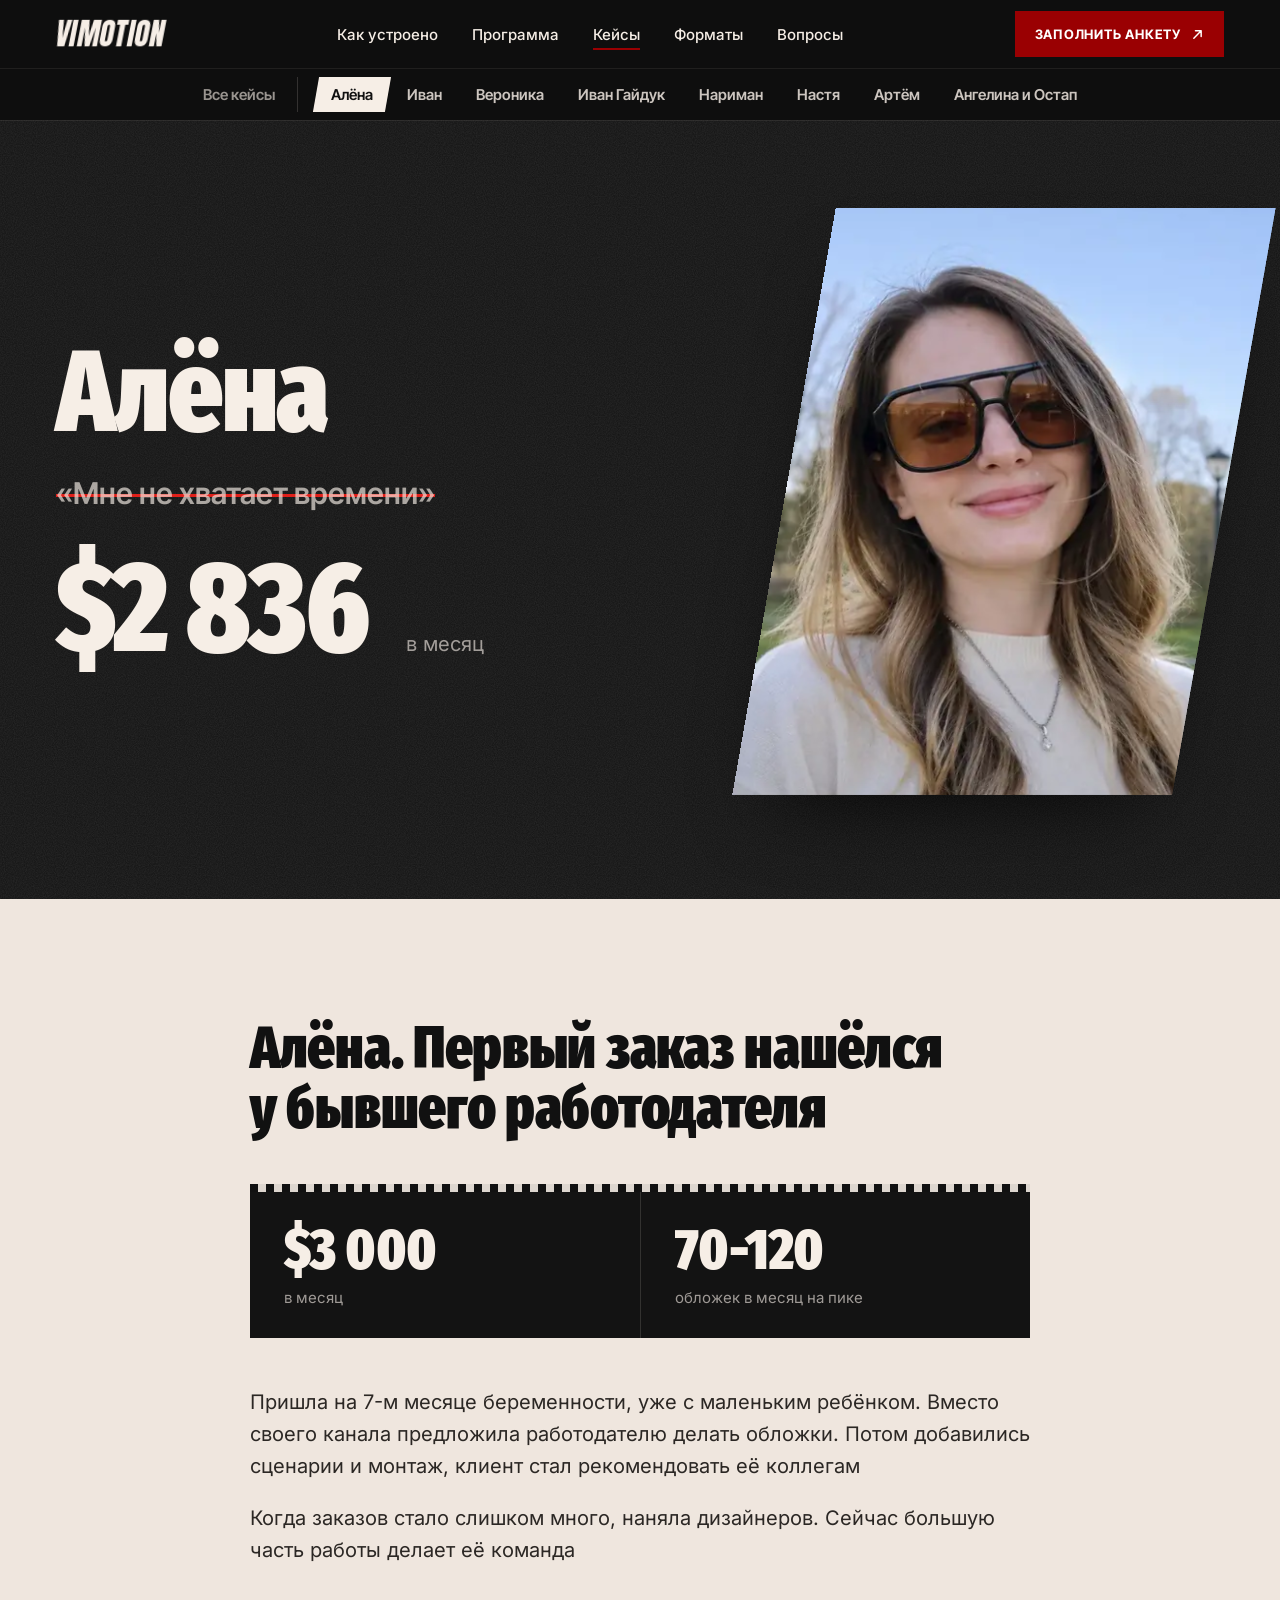
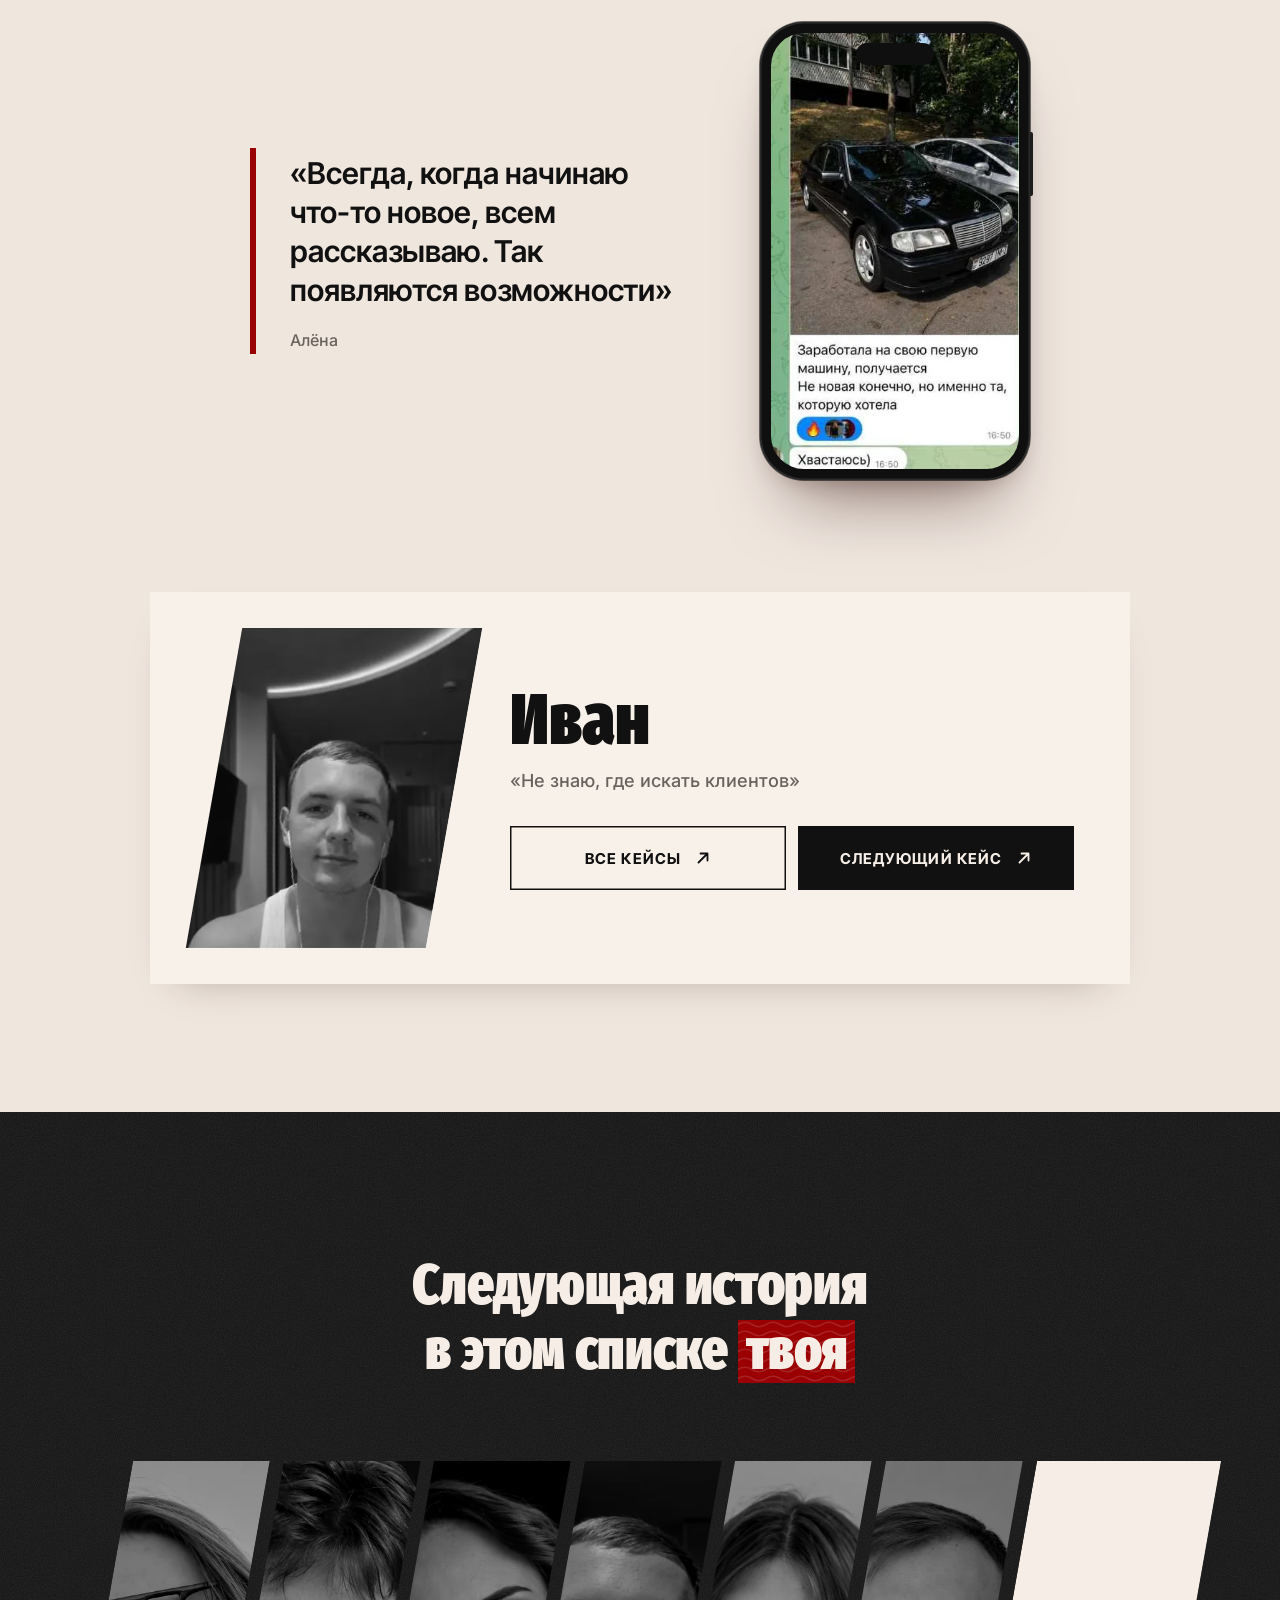
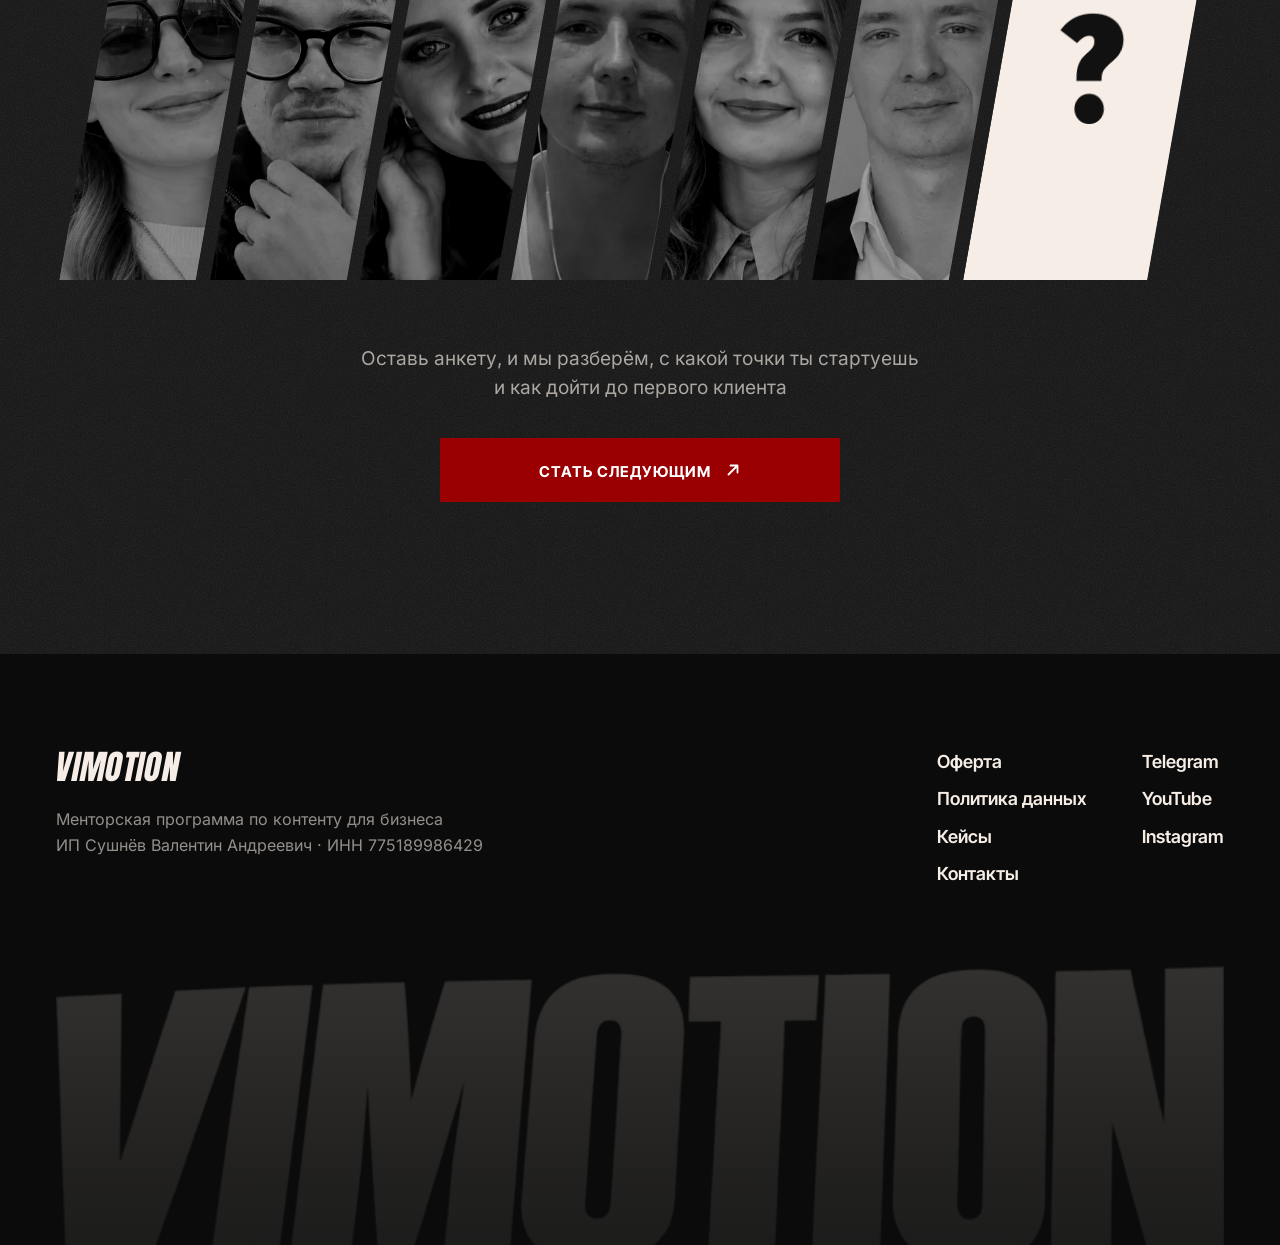
<file: site/case-alena.html>
<!doctype html>
<html lang="ru">
<head>
<meta charset="utf-8">
<meta name="viewport" content="width=device-width,initial-scale=1">
<meta name="format-detection" content="telephone=no,email=no,address=no">
<script>(function(){var r=document.documentElement;function s(){r.style.setProperty('--vhl',innerHeight+'px')}s();addEventListener('resize',s);
if(!matchMedia('(prefers-reduced-motion: reduce)').matches)r.classList.add('anim')})();</script>
<title>Алёна: кейс ученика ViMotion</title>
<meta name="description" content="Алёна. Первый заказ нашёлся у бывшего работодателя">
<meta name="theme-color" content="#EFE6DE">
<link rel="icon" href="data:,">
<link rel="preload" href="fonts/fira-xc-900.woff2" as="font" type="font/woff2" crossorigin>
<link rel="preload" href="fonts/inter-cyrillic-400-normal.woff2" as="font" type="font/woff2" crossorigin>
<link rel="stylesheet" href="styles/fonts.css?v=20261120m">
<link rel="stylesheet" href="styles/tokens.css?v=20261120m">
<link rel="stylesheet" href="styles/blocks/00-header.css?v=20261120m">
<link rel="stylesheet" href="styles/blocks/19-final.css?v=20261120m">
<link rel="stylesheet" href="styles/blocks/20-footer.css?v=20261120m">
<link rel="stylesheet" href="styles/pages/cases.css?v=20261120m">
<script src="scripts/menu.js?v=20261120m" defer></script>
<script src="scripts/nowidow.js?v=20261120m" defer></script>
<script src="scripts/cases.js?v=20261120m" defer></script>
<script src="scripts/final.js?v=20261120m" defer></script>
</head>
<body class="pg-cases pg-case">

<header class="hdr">
  <a class="logo" href="index.html">VIMOTION</a>
  <nav class="nav" id="nav" aria-label="Разделы"><a href="index.html#how">Как устроено</a><a href="index.html#route">Программа</a><a href="cases.html" class="is-cur" aria-current="page">Кейсы</a><a href="index.html#formats">Форматы</a><a href="index.html#faq">Вопросы</a></nav>
  <div class="hdr-right">
    <a class="btn btn-line" href="https://vi-motion.pro/quiz/"><span class="bt">Заполнить анкету</span><svg viewBox="0 0 16 16" fill="none" stroke="currentColor" stroke-width="1.8" stroke-linecap="round" stroke-linejoin="round" aria-hidden="true"><path d="M3.5 12.5l9-9M5.5 3.5h7v7"/></svg></a>
    <button class="burger" type="button" aria-label="Меню" aria-expanded="false" aria-controls="nav"><i></i></button>
  </div>
</header>

<!-- Переключатель кейсов: закреплён под шапкой с самого начала, переход сразу на страницу человека -->
<nav class="cx-bar" aria-label="Кейсы учеников"><div class="cx-bar-in"><a class="cx-all" href="cases.html">Все кейсы</a><a href="case-alena.html" class="is-cur" aria-current="page">Алёна</a><a href="case-ivan.html">Иван</a><a href="case-veronika.html">Вероника</a><a href="case-gaiduk.html">Иван Гайдук</a><a href="case-nariman.html">Нариман</a><a href="case-nastya.html">Настя</a><a href="case-artem.html">Артём</a><a href="case-angelina-ostap.html">Ангелина и Остап</a></div></nav>

<main>

<!-- Кейс. Первый экран: сомнение зачёркивается, загорается результат -->
<section class="cx-hero" data-hdr="dark" aria-labelledby="cx-name">
  <div class="cx-hero-in">
    <div class="cx-hero-tx">
      <h1 class="cx-name" id="cx-name">Алёна</h1>
      <p class="cx-doubt"><span class="st-line">«Мне не хватает времени»</span></p>
      <p class="cx-res"><b data-count>$3&nbsp;000</b><span>в месяц</span></p>
    </div>
    <div class="cx-hero-ph"><span class="ph-k"><img src="img/stories/alena-600.webp?v=20261120m" srcset="img/stories/alena-400.webp?v=20261120m 400w, img/stories/alena-600.webp?v=20261120m 600w, img/stories/alena-900.webp?v=20261120m 900w" sizes="(max-width:720px) 80vw, 460px" width="900" height="1200" alt="Алёна" fetchpriority="high" decoding="async"></span></div>
  </div>
</section>

<!-- Кейс. История -->
<article class="cx-story" aria-labelledby="cx-h">
  <div class="cx-in">
    <h2 class="cx-h" id="cx-h">Алёна. Первый заказ нашёлся у бывшего работодателя</h2>
    <ul class="cx-nums"><li><b>$3&nbsp;000</b><span>в месяц</span></li><li><b>70-120</b><span>обложек в месяц на пике</span></li></ul>
    <div class="cx-body"><p>Пришла на 7-м месяце беременности, уже с маленьким ребёнком. Вместо своего канала предложила работодателю делать обложки. Потом добавились сценарии и монтаж, клиент стал рекомендовать её коллегам</p><p>Когда заказов стало слишком много, наняла дизайнеров. Сейчас большую часть работы делает её команда</p></div>
    <div class="cx-qe has-q has-ev"><blockquote class="cx-q"><p>Всегда, когда начинаю что-то новое, всем рассказываю. Так появляются возможности</p><cite>Алёна</cite></blockquote><ul class="cx-ev"><li><button class="cx-z" type="button" aria-label="Увеличить: Сообщение Алёны в чате учеников: заработала на свою первую машину"><img src="img/cases/proof-alena.webp?v=20261120m" width="346" height="608" alt="Сообщение Алёны в чате учеников: заработала на свою первую машину" loading="lazy" decoding="async"></button></li></ul></div>
  </div>
</article>

<!-- Кейс. Следующий: карточка целиком ведёт на следующего, рядом «Все кейсы» (второстепенная слева, основная справа) -->
<section class="cx-next" aria-label="Следующий кейс">
  <div class="cx-next-card">
    <span class="cx-next-ph"><span class="ph-k"><img src="img/stories/ivan-600.webp?v=20261120m" srcset="img/stories/ivan-400.webp?v=20261120m 400w, img/stories/ivan-600.webp?v=20261120m 600w, img/stories/ivan-900.webp?v=20261120m 900w" sizes="(max-width:720px) 40vw, 280px" width="900" height="1200" alt="" loading="lazy" decoding="async"></span></span>
    <span class="cx-next-tx">
      <span class="cx-next-nm">Иван</span>
      <span class="cx-next-dq">«Не знаю, где искать клиентов»</span>
      <span class="cx-next-acts"><a class="btn btn-o" href="cases.html"><span class="bt">Все кейсы</span><svg viewBox="0 0 16 16" fill="none" stroke="currentColor" stroke-width="1.8" stroke-linecap="round" stroke-linejoin="round" aria-hidden="true"><path d="M3.5 12.5l9-9M5.5 3.5h7v7"/></svg></a><a class="btn btn-k cx-next-go" href="case-ivan.html"><span class="bt">Следующий кейс</span><svg viewBox="0 0 16 16" fill="none" stroke="currentColor" stroke-width="1.8" stroke-linecap="round" stroke-linejoin="round" aria-hidden="true"><path d="M3.5 12.5l9-9M5.5 3.5h7v7"/></svg></a></span>
    </span>
  </div>
</section>

<!-- Блок 19. Финал -->
<section class="fn" id="final" data-hdr="dark" aria-labelledby="fn-h">
  <div class="fn-in">
    <h2 class="h2 fn-h" id="fn-h">Следующая история в&nbsp;этом списке <span class="hl">твоя</span></h2>
    <ul class="fn-row">
      <li class="fn-it" style="--i:0"><img src="img/people/alena.webp" srcset="img/people/alena-260.webp?v=20261121a 260w, img/people/alena.webp 480w" sizes="(max-width:720px) 170px, 340px" width="480" height="640" alt="Алёна" loading="lazy" decoding="async"></li>
      <li class="fn-it" style="--i:1"><img src="img/people/gaiduk.webp" srcset="img/people/gaiduk-260.webp?v=20261121a 260w, img/people/gaiduk.webp 480w" sizes="(max-width:720px) 170px, 340px" width="480" height="640" alt="Иван Гайдук" loading="lazy" decoding="async"></li>
      <li class="fn-it" style="--i:2"><img src="img/people/veronika.webp" srcset="img/people/veronika-260.webp?v=20261121a 260w, img/people/veronika.webp 480w" sizes="(max-width:720px) 170px, 340px" width="480" height="640" alt="Вероника" loading="lazy" decoding="async"></li>
      <li class="fn-it" style="--i:3"><img src="img/people/ivan.webp" srcset="img/people/ivan-260.webp?v=20261121a 260w, img/people/ivan.webp 480w" sizes="(max-width:720px) 170px, 340px" width="480" height="640" alt="Иван" loading="lazy" decoding="async"></li>
      <li class="fn-it" style="--i:4"><img src="img/people/nastya.webp" srcset="img/people/nastya-260.webp?v=20261121a 260w, img/people/nastya.webp 480w" sizes="(max-width:720px) 170px, 340px" width="480" height="640" alt="Настя" loading="lazy" decoding="async"></li>
      <li class="fn-it" style="--i:5"><img src="img/people/artem.webp" srcset="img/people/artem-260.webp?v=20261121a 260w, img/people/artem.webp 480w" sizes="(max-width:720px) 170px, 340px" width="480" height="640" alt="Артём" loading="lazy" decoding="async"></li>
      <li class="fn-it fn-qi" style="--i:6"><a class="fn-q" href="https://vi-motion.pro/quiz/" tabindex="-1" aria-hidden="true"><span>?</span></a></li>
    </ul>
    <p class="fn-sub">Оставь анкету, и мы разберём, с какой точки ты стартуешь и как дойти до первого клиента</p>
    <a class="btn" href="https://vi-motion.pro/quiz/"><span class="bt">Стать следующим</span><svg viewBox="0 0 16 16" fill="none" stroke="currentColor" stroke-width="1.8" stroke-linecap="round" stroke-linejoin="round" aria-hidden="true"><path d="M3.5 12.5l9-9M5.5 3.5h7v7"/></svg></a>
  </div>
</section>

</main>

<!-- Подвал -->
<footer class="ft" id="siteFoot" data-hdr="dark">
  <div class="ft-in">
    <div>
      <a class="ft-logo" href="index.html">VIMOTION</a>
      <p class="ft-d">Менторская программа по контенту для бизнеса<br>ИП Сушнёв Валентин Андреевич · ИНН&nbsp;775189986429</p>
    </div>
    <nav class="ft-nav" aria-label="Документы и контакты"><a href="#">Оферта</a><a href="#">Политика данных</a><a href="cases.html">Кейсы</a><a href="#">Контакты</a><a href="https://t.me/way_toyoutube">Telegram</a><a href="#">YouTube</a><a href="#">Instagram</a></nav>
  </div>
  <div class="ft-wm" aria-hidden="true"></div>
</footer>

<div class="cs-lb" id="cs-lb" hidden><button class="cs-lb-x" type="button" aria-label="Закрыть"><i></i></button><img alt=""></div>

<script>/* Только для демо на GitHub Pages: кнопки ведут на анкету из этой же папки (quiz/). На боевом сайте не срабатывает */
(function(){if(!/\.github\.io$/.test(location.hostname))return;
var q=location.search;[].forEach.call(document.querySelectorAll('a[href^="https://vi-motion.pro/quiz/"]'),function(a){a.href='quiz/'+q})})();</script>
</body>
</html>
</file>
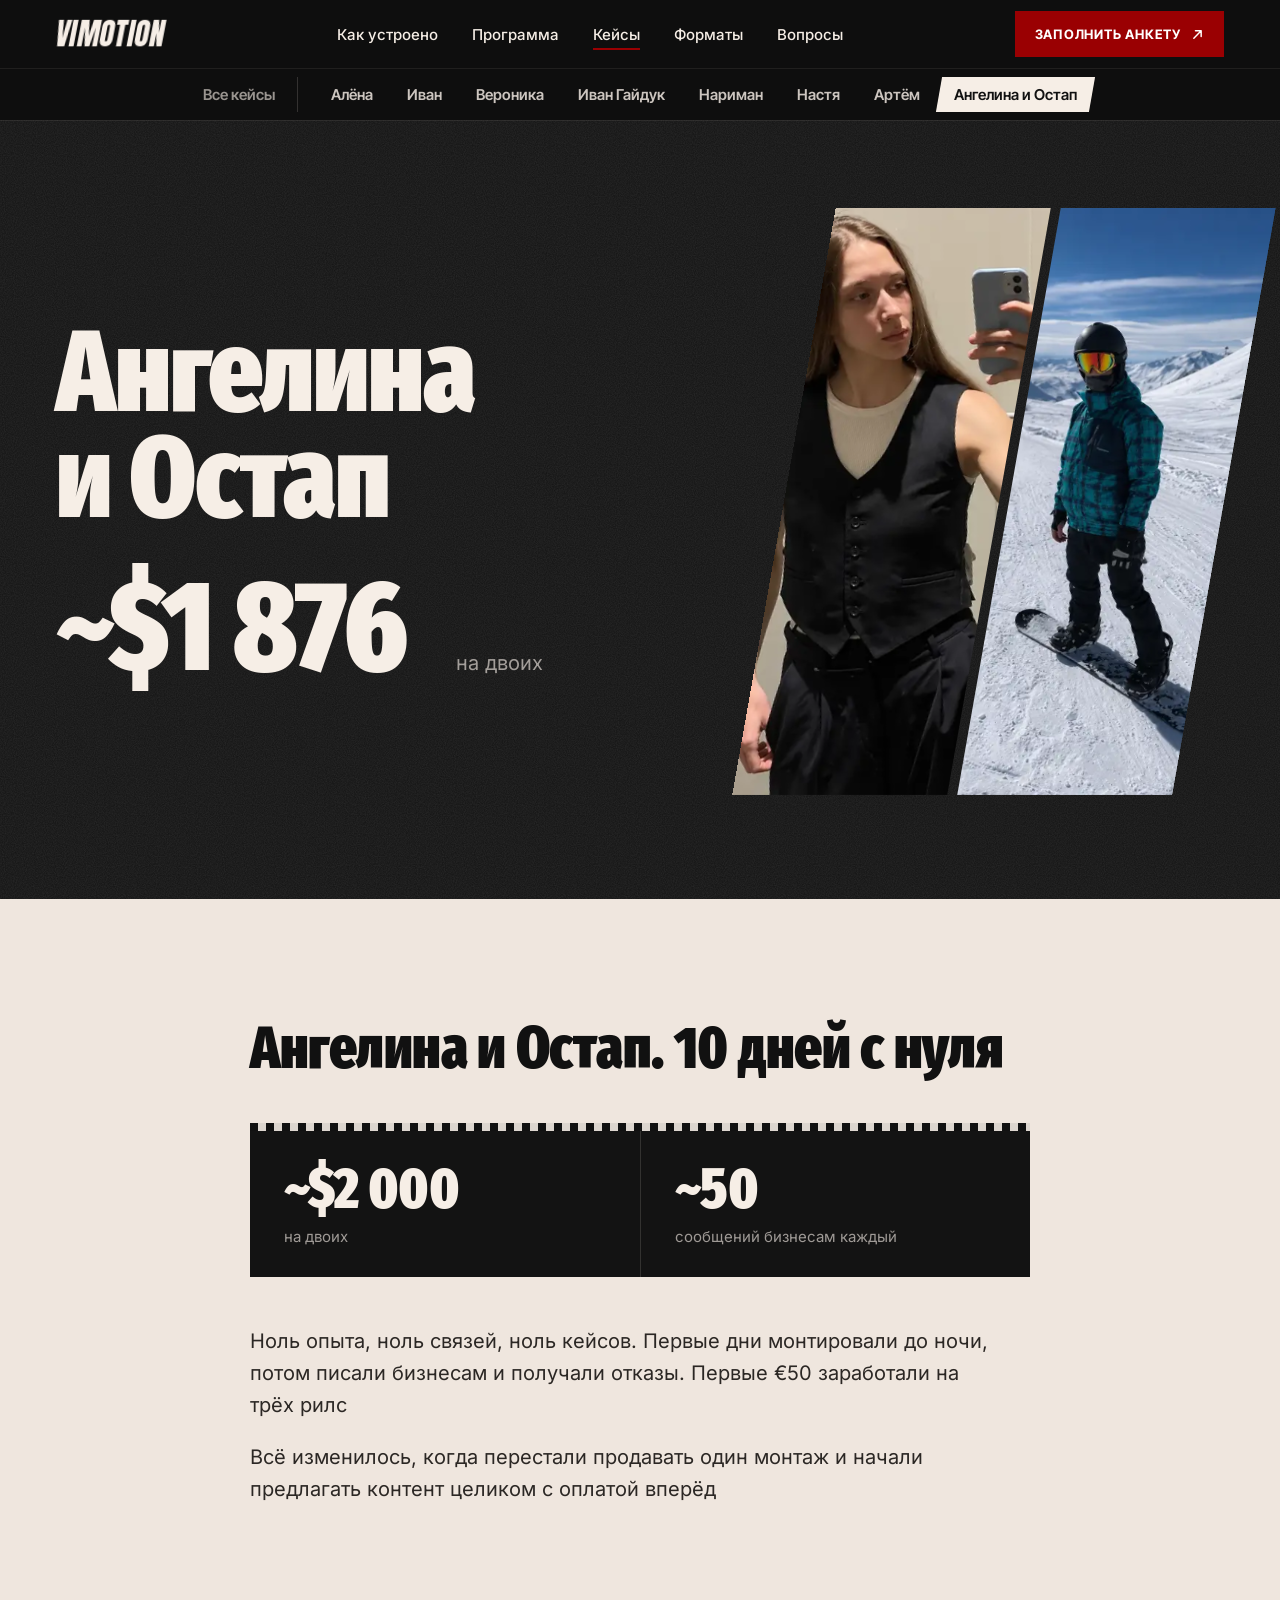
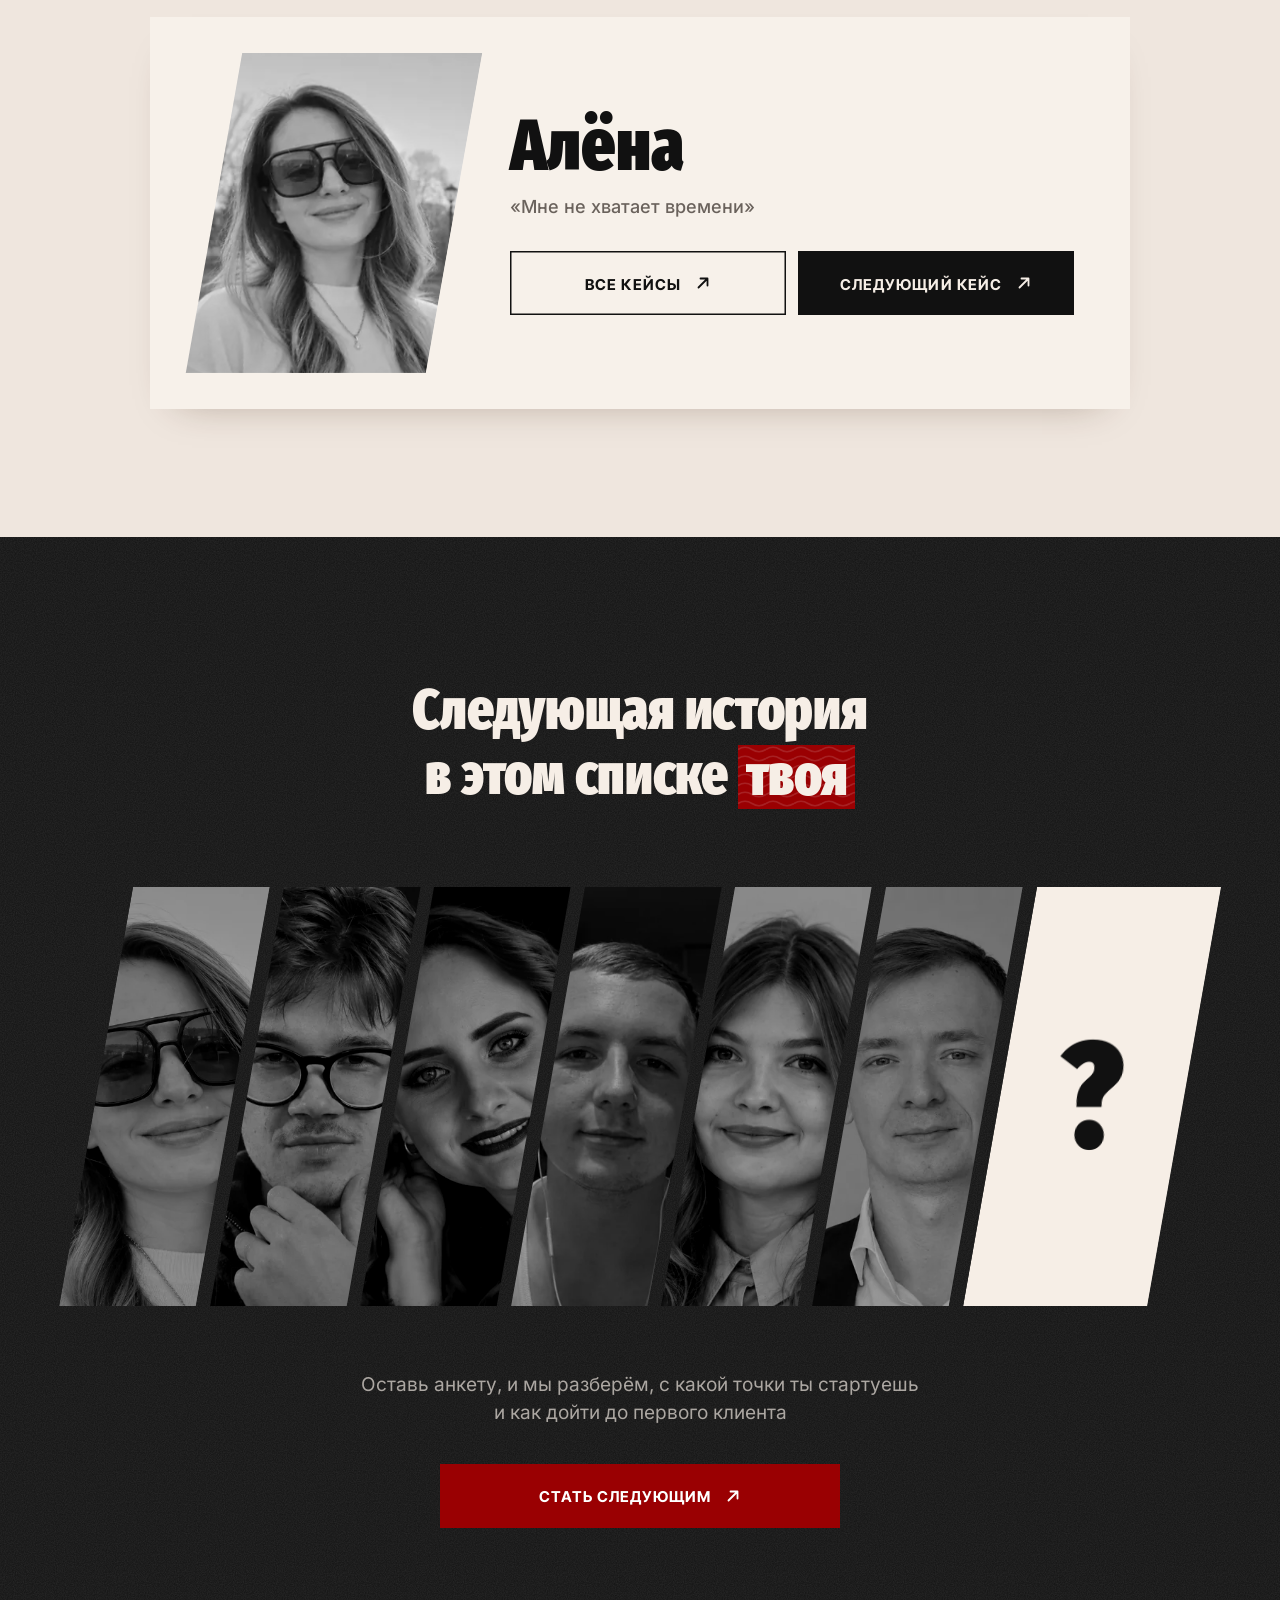
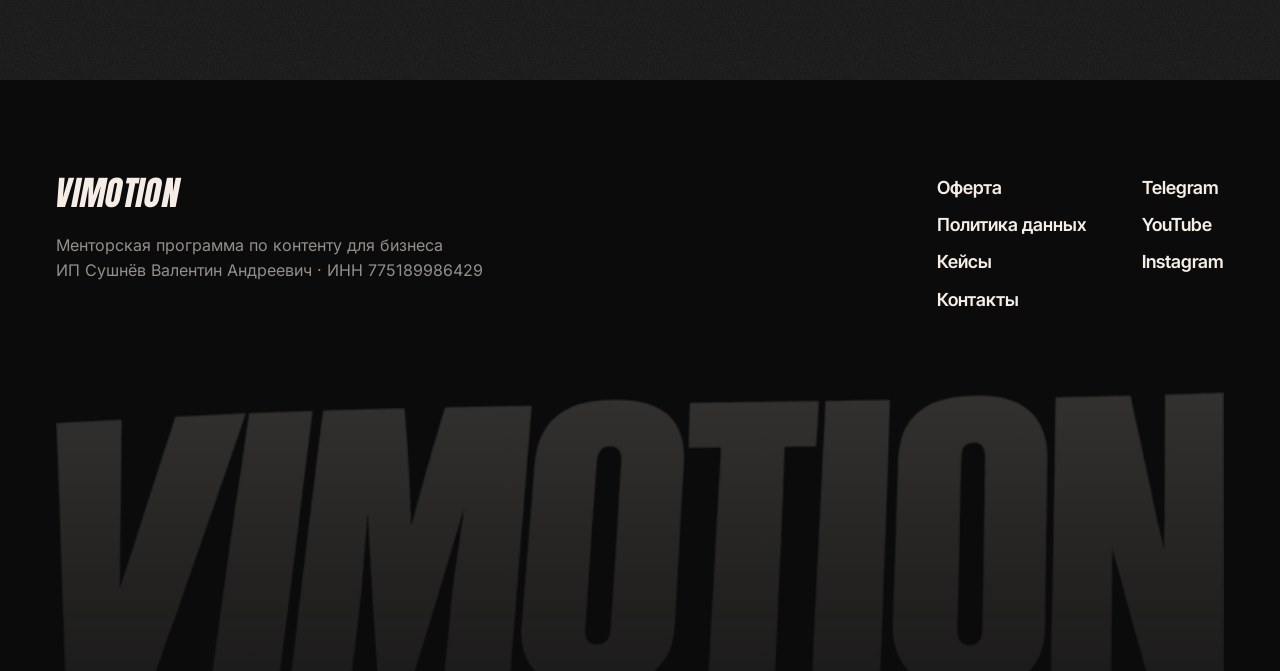
<file: site/case-angelina-ostap.html>
<!doctype html>
<html lang="ru">
<head>
<meta charset="utf-8">
<meta name="viewport" content="width=device-width,initial-scale=1">
<meta name="format-detection" content="telephone=no,email=no,address=no">
<script>(function(){var r=document.documentElement;function s(){r.style.setProperty('--vhl',innerHeight+'px')}s();addEventListener('resize',s);
if(!matchMedia('(prefers-reduced-motion: reduce)').matches)r.classList.add('anim')})();</script>
<title>Ангелина и Остап: кейс ученика ViMotion</title>
<meta name="description" content="Ангелина и Остап. 10 дней с нуля">
<meta name="theme-color" content="#EFE6DE">
<link rel="icon" href="data:,">
<link rel="preload" href="fonts/fira-xc-900.woff2" as="font" type="font/woff2" crossorigin>
<link rel="preload" href="fonts/inter-cyrillic-400-normal.woff2" as="font" type="font/woff2" crossorigin>
<link rel="stylesheet" href="styles/fonts.css?v=20261120m">
<link rel="stylesheet" href="styles/tokens.css?v=20261120m">
<link rel="stylesheet" href="styles/blocks/00-header.css?v=20261120m">
<link rel="stylesheet" href="styles/blocks/19-final.css?v=20261120m">
<link rel="stylesheet" href="styles/blocks/20-footer.css?v=20261120m">
<link rel="stylesheet" href="styles/pages/cases.css?v=20261120m">
<script src="scripts/menu.js?v=20261120m" defer></script>
<script src="scripts/nowidow.js?v=20261120m" defer></script>
<script src="scripts/cases.js?v=20261120m" defer></script>
<script src="scripts/final.js?v=20261120m" defer></script>
</head>
<body class="pg-cases pg-case">

<header class="hdr">
  <a class="logo" href="index.html">VIMOTION</a>
  <nav class="nav" id="nav" aria-label="Разделы"><a href="index.html#how">Как устроено</a><a href="index.html#route">Программа</a><a href="cases.html" class="is-cur" aria-current="page">Кейсы</a><a href="index.html#formats">Форматы</a><a href="index.html#faq">Вопросы</a></nav>
  <div class="hdr-right">
    <a class="btn btn-line" href="https://vi-motion.pro/quiz/"><span class="bt">Заполнить анкету</span><svg viewBox="0 0 16 16" fill="none" stroke="currentColor" stroke-width="1.8" stroke-linecap="round" stroke-linejoin="round" aria-hidden="true"><path d="M3.5 12.5l9-9M5.5 3.5h7v7"/></svg></a>
    <button class="burger" type="button" aria-label="Меню" aria-expanded="false" aria-controls="nav"><i></i></button>
  </div>
</header>

<!-- Переключатель кейсов: закреплён под шапкой с самого начала, переход сразу на страницу человека -->
<nav class="cx-bar" aria-label="Кейсы учеников"><div class="cx-bar-in"><a class="cx-all" href="cases.html">Все кейсы</a><a href="case-alena.html">Алёна</a><a href="case-ivan.html">Иван</a><a href="case-veronika.html">Вероника</a><a href="case-gaiduk.html">Иван Гайдук</a><a href="case-nariman.html">Нариман</a><a href="case-nastya.html">Настя</a><a href="case-artem.html">Артём</a><a href="case-angelina-ostap.html" class="is-cur" aria-current="page">Ангелина и Остап</a></div></nav>

<main>

<!-- Кейс. Первый экран: сомнение зачёркивается, загорается результат -->
<section class="cx-hero" data-hdr="dark" aria-labelledby="cx-name">
  <div class="cx-hero-in">
    <div class="cx-hero-tx">
      <h1 class="cx-name" id="cx-name">Ангелина и Остап</h1>
      
      <p class="cx-res"><b data-count>~$2&nbsp;000</b><span>на двоих</span></p>
    </div>
    <div class="cx-hero-ph cx-ph2"><span class="ph-k"><img src="img/cases/angelina-600.webp?v=20261120m" srcset="img/cases/angelina-400.webp?v=20261120m 400w, img/cases/angelina-600.webp?v=20261120m 600w, img/cases/angelina-900.webp?v=20261120m 900w" sizes="(max-width:720px) 80vw, 460px" width="900" height="1200" alt="Ангелина" fetchpriority="high" decoding="async"></span><span class="ph-k"><img src="img/cases/ostap-600.webp?v=20261120m" srcset="img/cases/ostap-400.webp?v=20261120m 400w, img/cases/ostap-600.webp?v=20261120m 600w, img/cases/ostap-900.webp?v=20261120m 900w" sizes="(max-width:720px) 80vw, 460px" width="900" height="1200" alt="Остап" fetchpriority="high" decoding="async"></span></div>
  </div>
</section>

<!-- Кейс. История -->
<article class="cx-story" aria-labelledby="cx-h">
  <div class="cx-in">
    <h2 class="cx-h" id="cx-h">Ангелина и Остап. 10 дней с нуля</h2>
    <ul class="cx-nums"><li><b>~$2&nbsp;000</b><span>на двоих</span></li><li><b>~50</b><span>сообщений бизнесам каждый</span></li></ul>
    <div class="cx-body"><p>Ноль опыта, ноль связей, ноль кейсов. Первые дни монтировали до ночи, потом писали бизнесам и получали отказы. Первые €50 заработали на трёх рилс</p><p>Всё изменилось, когда перестали продавать один монтаж и начали предлагать контент целиком с оплатой вперёд</p></div>
    
  </div>
</article>

<!-- Кейс. Следующий: карточка целиком ведёт на следующего, рядом «Все кейсы» (второстепенная слева, основная справа) -->
<section class="cx-next" aria-label="Следующий кейс">
  <div class="cx-next-card">
    <span class="cx-next-ph"><span class="ph-k"><img src="img/stories/alena-600.webp?v=20261120m" srcset="img/stories/alena-400.webp?v=20261120m 400w, img/stories/alena-600.webp?v=20261120m 600w, img/stories/alena-900.webp?v=20261120m 900w" sizes="(max-width:720px) 40vw, 280px" width="900" height="1200" alt="" loading="lazy" decoding="async"></span></span>
    <span class="cx-next-tx">
      <span class="cx-next-nm">Алёна</span>
      <span class="cx-next-dq">«Мне не хватает времени»</span>
      <span class="cx-next-acts"><a class="btn btn-o" href="cases.html"><span class="bt">Все кейсы</span><svg viewBox="0 0 16 16" fill="none" stroke="currentColor" stroke-width="1.8" stroke-linecap="round" stroke-linejoin="round" aria-hidden="true"><path d="M3.5 12.5l9-9M5.5 3.5h7v7"/></svg></a><a class="btn btn-k cx-next-go" href="case-alena.html"><span class="bt">Следующий кейс</span><svg viewBox="0 0 16 16" fill="none" stroke="currentColor" stroke-width="1.8" stroke-linecap="round" stroke-linejoin="round" aria-hidden="true"><path d="M3.5 12.5l9-9M5.5 3.5h7v7"/></svg></a></span>
    </span>
  </div>
</section>

<!-- Блок 19. Финал -->
<section class="fn" id="final" data-hdr="dark" aria-labelledby="fn-h">
  <div class="fn-in">
    <h2 class="h2 fn-h" id="fn-h">Следующая история в&nbsp;этом списке <span class="hl">твоя</span></h2>
    <ul class="fn-row">
      <li class="fn-it" style="--i:0"><img src="img/people/alena.webp" srcset="img/people/alena-260.webp?v=20261121a 260w, img/people/alena.webp 480w" sizes="(max-width:720px) 170px, 340px" width="480" height="640" alt="Алёна" loading="lazy" decoding="async"></li>
      <li class="fn-it" style="--i:1"><img src="img/people/gaiduk.webp" srcset="img/people/gaiduk-260.webp?v=20261121a 260w, img/people/gaiduk.webp 480w" sizes="(max-width:720px) 170px, 340px" width="480" height="640" alt="Иван Гайдук" loading="lazy" decoding="async"></li>
      <li class="fn-it" style="--i:2"><img src="img/people/veronika.webp" srcset="img/people/veronika-260.webp?v=20261121a 260w, img/people/veronika.webp 480w" sizes="(max-width:720px) 170px, 340px" width="480" height="640" alt="Вероника" loading="lazy" decoding="async"></li>
      <li class="fn-it" style="--i:3"><img src="img/people/ivan.webp" srcset="img/people/ivan-260.webp?v=20261121a 260w, img/people/ivan.webp 480w" sizes="(max-width:720px) 170px, 340px" width="480" height="640" alt="Иван" loading="lazy" decoding="async"></li>
      <li class="fn-it" style="--i:4"><img src="img/people/nastya.webp" srcset="img/people/nastya-260.webp?v=20261121a 260w, img/people/nastya.webp 480w" sizes="(max-width:720px) 170px, 340px" width="480" height="640" alt="Настя" loading="lazy" decoding="async"></li>
      <li class="fn-it" style="--i:5"><img src="img/people/artem.webp" srcset="img/people/artem-260.webp?v=20261121a 260w, img/people/artem.webp 480w" sizes="(max-width:720px) 170px, 340px" width="480" height="640" alt="Артём" loading="lazy" decoding="async"></li>
      <li class="fn-it fn-qi" style="--i:6"><a class="fn-q" href="https://vi-motion.pro/quiz/" tabindex="-1" aria-hidden="true"><span>?</span></a></li>
    </ul>
    <p class="fn-sub">Оставь анкету, и мы разберём, с какой точки ты стартуешь и как дойти до первого клиента</p>
    <a class="btn" href="https://vi-motion.pro/quiz/"><span class="bt">Стать следующим</span><svg viewBox="0 0 16 16" fill="none" stroke="currentColor" stroke-width="1.8" stroke-linecap="round" stroke-linejoin="round" aria-hidden="true"><path d="M3.5 12.5l9-9M5.5 3.5h7v7"/></svg></a>
  </div>
</section>

</main>

<!-- Подвал -->
<footer class="ft" id="siteFoot" data-hdr="dark">
  <div class="ft-in">
    <div>
      <a class="ft-logo" href="index.html">VIMOTION</a>
      <p class="ft-d">Менторская программа по контенту для бизнеса<br>ИП Сушнёв Валентин Андреевич · ИНН&nbsp;775189986429</p>
    </div>
    <nav class="ft-nav" aria-label="Документы и контакты"><a href="#">Оферта</a><a href="#">Политика данных</a><a href="cases.html">Кейсы</a><a href="#">Контакты</a><a href="https://t.me/way_toyoutube">Telegram</a><a href="#">YouTube</a><a href="#">Instagram</a></nav>
  </div>
  <div class="ft-wm" aria-hidden="true"></div>
</footer>

<div class="cs-lb" id="cs-lb" hidden><button class="cs-lb-x" type="button" aria-label="Закрыть"><i></i></button><img alt=""></div>

<script>/* Только для демо на GitHub Pages: кнопки ведут на анкету из этой же папки (quiz/). На боевом сайте не срабатывает */
(function(){if(!/\.github\.io$/.test(location.hostname))return;
var q=location.search;[].forEach.call(document.querySelectorAll('a[href^="https://vi-motion.pro/quiz/"]'),function(a){a.href='quiz/'+q})})();</script>
</body>
</html>
</file>
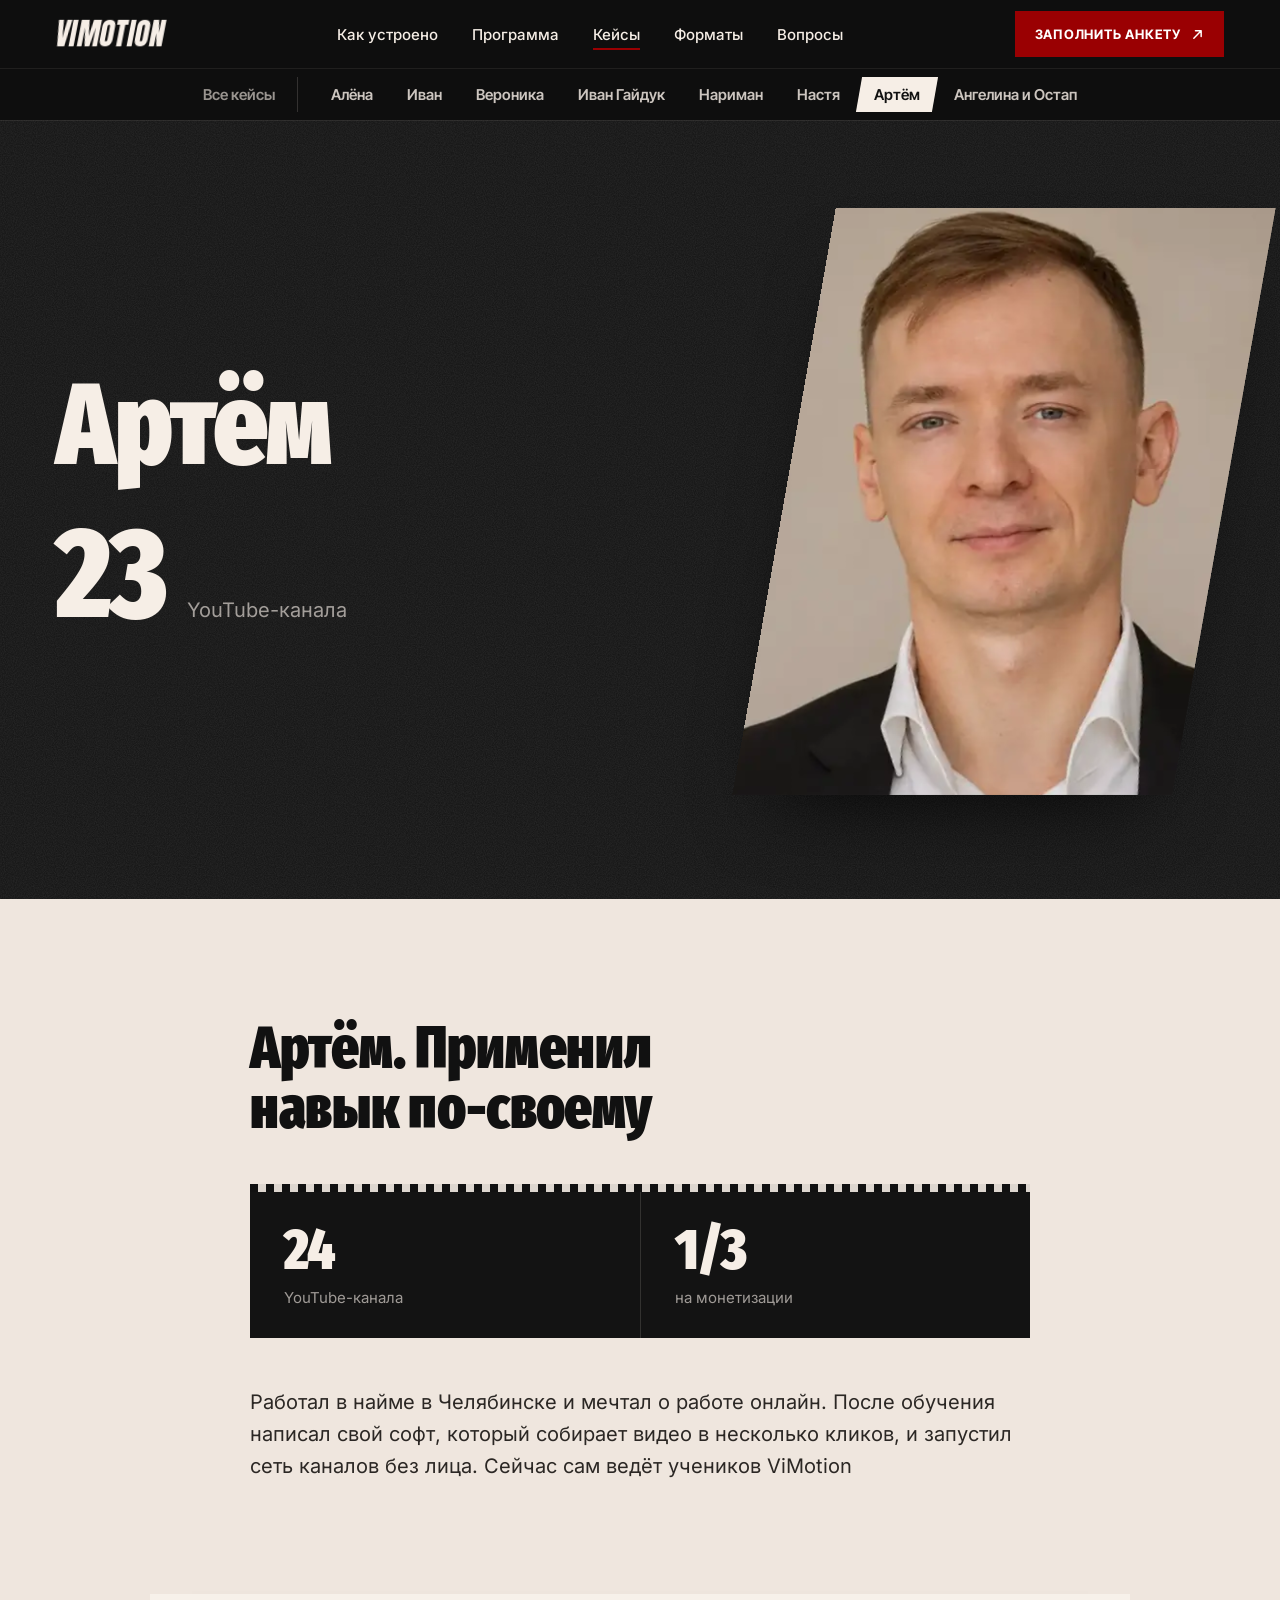
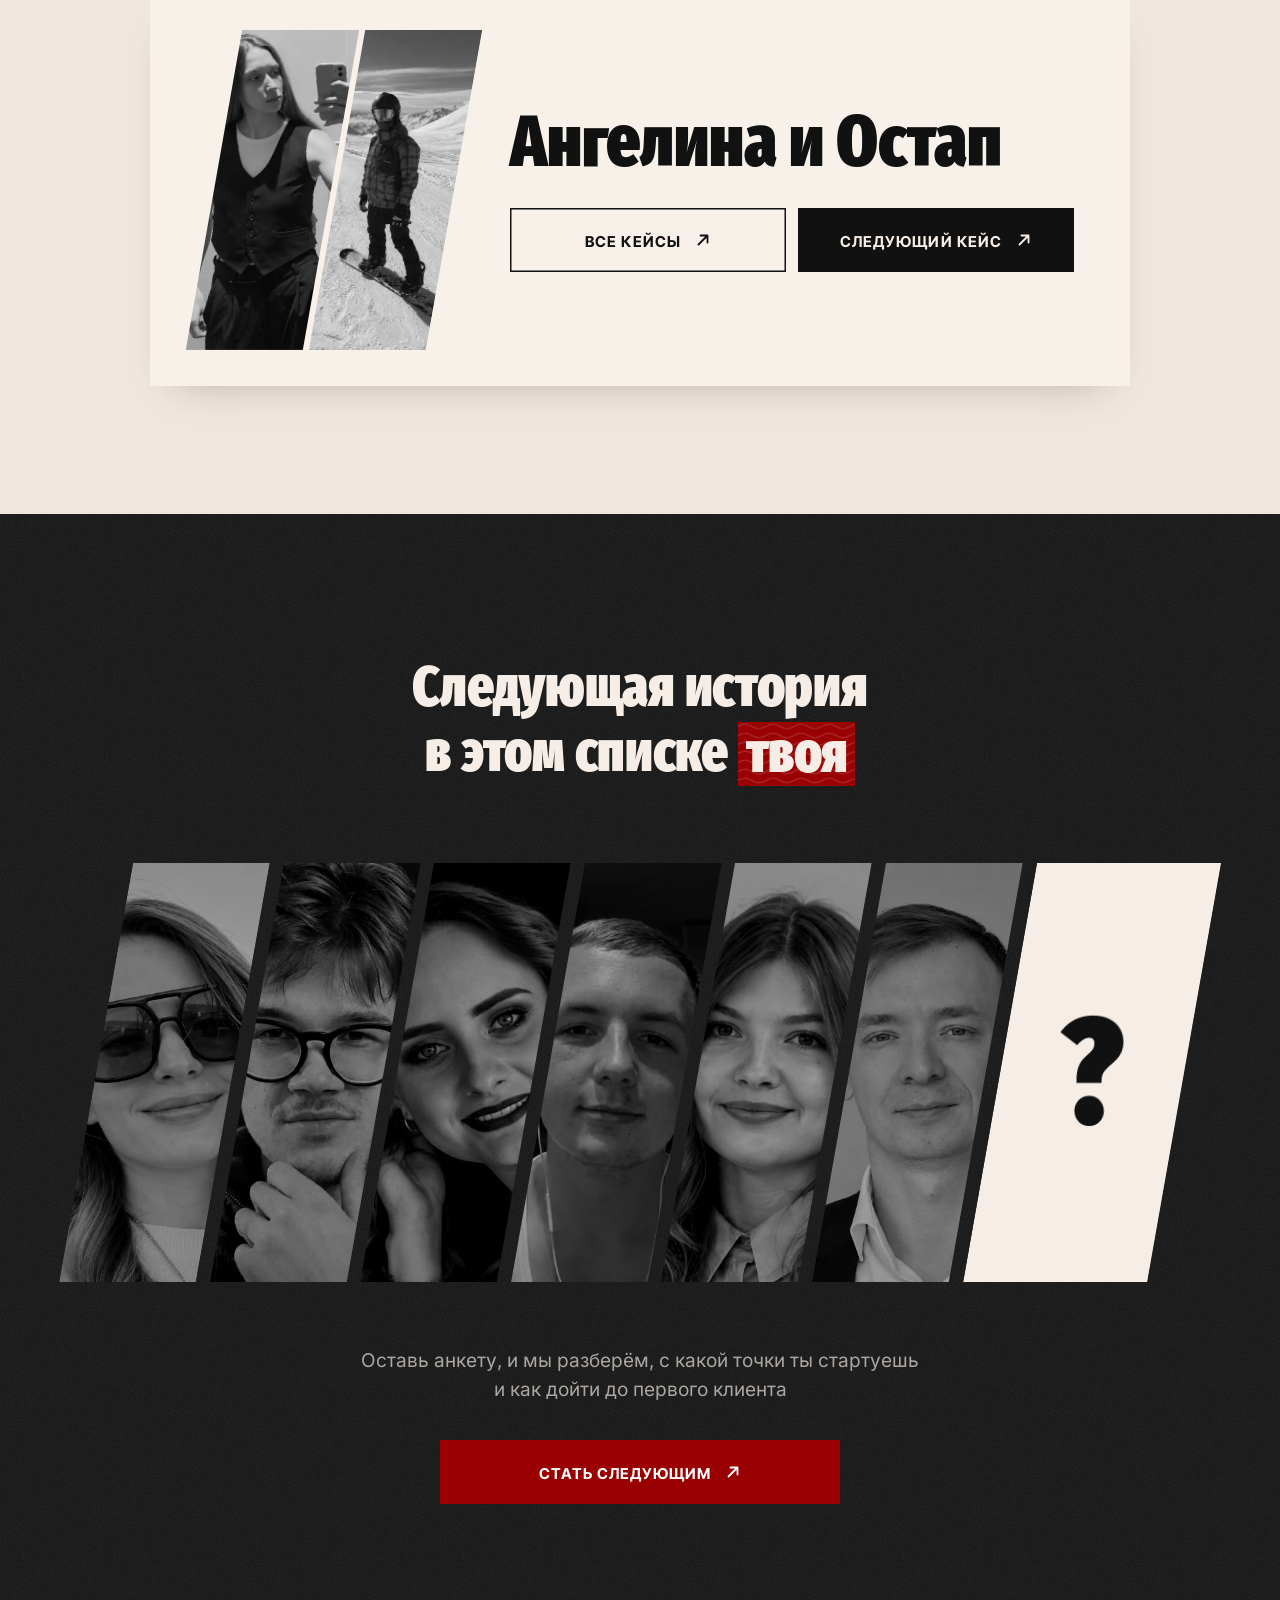
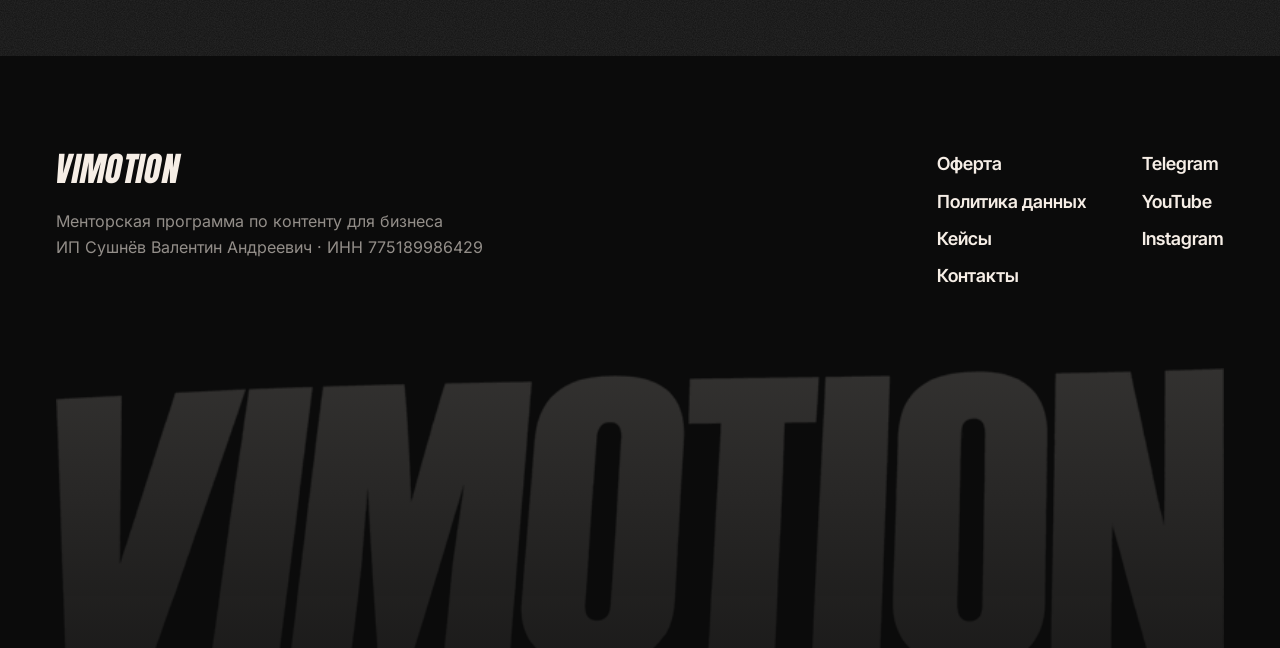
<file: site/case-artem.html>
<!doctype html>
<html lang="ru">
<head>
<meta charset="utf-8">
<meta name="viewport" content="width=device-width,initial-scale=1">
<meta name="format-detection" content="telephone=no,email=no,address=no">
<script>(function(){var r=document.documentElement;function s(){r.style.setProperty('--vhl',innerHeight+'px')}s();addEventListener('resize',s);
if(!matchMedia('(prefers-reduced-motion: reduce)').matches)r.classList.add('anim')})();</script>
<title>Артём: кейс ученика ViMotion</title>
<meta name="description" content="Артём. Применил навык по-своему">
<meta name="theme-color" content="#EFE6DE">
<link rel="icon" href="data:,">
<link rel="preload" href="fonts/fira-xc-900.woff2" as="font" type="font/woff2" crossorigin>
<link rel="preload" href="fonts/inter-cyrillic-400-normal.woff2" as="font" type="font/woff2" crossorigin>
<link rel="stylesheet" href="styles/fonts.css?v=20261120m">
<link rel="stylesheet" href="styles/tokens.css?v=20261120m">
<link rel="stylesheet" href="styles/blocks/00-header.css?v=20261120m">
<link rel="stylesheet" href="styles/blocks/19-final.css?v=20261120m">
<link rel="stylesheet" href="styles/blocks/20-footer.css?v=20261120m">
<link rel="stylesheet" href="styles/pages/cases.css?v=20261120m">
<script src="scripts/menu.js?v=20261120m" defer></script>
<script src="scripts/nowidow.js?v=20261120m" defer></script>
<script src="scripts/cases.js?v=20261120m" defer></script>
<script src="scripts/final.js?v=20261120m" defer></script>
</head>
<body class="pg-cases pg-case">

<header class="hdr">
  <a class="logo" href="index.html">VIMOTION</a>
  <nav class="nav" id="nav" aria-label="Разделы"><a href="index.html#how">Как устроено</a><a href="index.html#route">Программа</a><a href="cases.html" class="is-cur" aria-current="page">Кейсы</a><a href="index.html#formats">Форматы</a><a href="index.html#faq">Вопросы</a></nav>
  <div class="hdr-right">
    <a class="btn btn-line" href="https://vi-motion.pro/quiz/"><span class="bt">Заполнить анкету</span><svg viewBox="0 0 16 16" fill="none" stroke="currentColor" stroke-width="1.8" stroke-linecap="round" stroke-linejoin="round" aria-hidden="true"><path d="M3.5 12.5l9-9M5.5 3.5h7v7"/></svg></a>
    <button class="burger" type="button" aria-label="Меню" aria-expanded="false" aria-controls="nav"><i></i></button>
  </div>
</header>

<!-- Переключатель кейсов: закреплён под шапкой с самого начала, переход сразу на страницу человека -->
<nav class="cx-bar" aria-label="Кейсы учеников"><div class="cx-bar-in"><a class="cx-all" href="cases.html">Все кейсы</a><a href="case-alena.html">Алёна</a><a href="case-ivan.html">Иван</a><a href="case-veronika.html">Вероника</a><a href="case-gaiduk.html">Иван Гайдук</a><a href="case-nariman.html">Нариман</a><a href="case-nastya.html">Настя</a><a href="case-artem.html" class="is-cur" aria-current="page">Артём</a><a href="case-angelina-ostap.html">Ангелина и Остап</a></div></nav>

<main>

<!-- Кейс. Первый экран: сомнение зачёркивается, загорается результат -->
<section class="cx-hero" data-hdr="dark" aria-labelledby="cx-name">
  <div class="cx-hero-in">
    <div class="cx-hero-tx">
      <h1 class="cx-name" id="cx-name">Артём</h1>
      
      <p class="cx-res"><b data-count>24</b><span>YouTube-канала</span></p>
    </div>
    <div class="cx-hero-ph"><span class="ph-k"><img src="img/cases/artem-600.webp?v=20261120m" srcset="img/cases/artem-400.webp?v=20261120m 400w, img/cases/artem-600.webp?v=20261120m 600w, img/cases/artem-900.webp?v=20261120m 900w" sizes="(max-width:720px) 80vw, 460px" width="900" height="1200" alt="Артём" fetchpriority="high" decoding="async"></span></div>
  </div>
</section>

<!-- Кейс. История -->
<article class="cx-story" aria-labelledby="cx-h">
  <div class="cx-in">
    <h2 class="cx-h" id="cx-h">Артём. Применил навык по-своему</h2>
    <ul class="cx-nums"><li><b>24</b><span>YouTube-канала</span></li><li><b>1/3</b><span>на монетизации</span></li></ul>
    <div class="cx-body"><p>Работал в найме в Челябинске и мечтал о работе онлайн. После обучения написал свой софт, который собирает видео в несколько кликов, и запустил сеть каналов без лица. Сейчас сам ведёт учеников ViMotion</p></div>
    
  </div>
</article>

<!-- Кейс. Следующий: карточка целиком ведёт на следующего, рядом «Все кейсы» (второстепенная слева, основная справа) -->
<section class="cx-next" aria-label="Следующий кейс">
  <div class="cx-next-card">
    <span class="cx-next-ph cx-ph2"><span class="ph-k"><img src="img/cases/angelina-600.webp?v=20261120m" srcset="img/cases/angelina-400.webp?v=20261120m 400w, img/cases/angelina-600.webp?v=20261120m 600w, img/cases/angelina-900.webp?v=20261120m 900w" sizes="(max-width:720px) 40vw, 280px" width="900" height="1200" alt="" loading="lazy" decoding="async"></span><span class="ph-k"><img src="img/cases/ostap-600.webp?v=20261120m" srcset="img/cases/ostap-400.webp?v=20261120m 400w, img/cases/ostap-600.webp?v=20261120m 600w, img/cases/ostap-900.webp?v=20261120m 900w" sizes="(max-width:720px) 40vw, 280px" width="900" height="1200" alt="" loading="lazy" decoding="async"></span></span>
    <span class="cx-next-tx">
      <span class="cx-next-nm">Ангелина и Остап</span>
      
      <span class="cx-next-acts"><a class="btn btn-o" href="cases.html"><span class="bt">Все кейсы</span><svg viewBox="0 0 16 16" fill="none" stroke="currentColor" stroke-width="1.8" stroke-linecap="round" stroke-linejoin="round" aria-hidden="true"><path d="M3.5 12.5l9-9M5.5 3.5h7v7"/></svg></a><a class="btn btn-k cx-next-go" href="case-angelina-ostap.html"><span class="bt">Следующий кейс</span><svg viewBox="0 0 16 16" fill="none" stroke="currentColor" stroke-width="1.8" stroke-linecap="round" stroke-linejoin="round" aria-hidden="true"><path d="M3.5 12.5l9-9M5.5 3.5h7v7"/></svg></a></span>
    </span>
  </div>
</section>

<!-- Блок 19. Финал -->
<section class="fn" id="final" data-hdr="dark" aria-labelledby="fn-h">
  <div class="fn-in">
    <h2 class="h2 fn-h" id="fn-h">Следующая история в&nbsp;этом списке <span class="hl">твоя</span></h2>
    <ul class="fn-row">
      <li class="fn-it" style="--i:0"><img src="img/people/alena.webp" srcset="img/people/alena-260.webp?v=20261121a 260w, img/people/alena.webp 480w" sizes="(max-width:720px) 170px, 340px" width="480" height="640" alt="Алёна" loading="lazy" decoding="async"></li>
      <li class="fn-it" style="--i:1"><img src="img/people/gaiduk.webp" srcset="img/people/gaiduk-260.webp?v=20261121a 260w, img/people/gaiduk.webp 480w" sizes="(max-width:720px) 170px, 340px" width="480" height="640" alt="Иван Гайдук" loading="lazy" decoding="async"></li>
      <li class="fn-it" style="--i:2"><img src="img/people/veronika.webp" srcset="img/people/veronika-260.webp?v=20261121a 260w, img/people/veronika.webp 480w" sizes="(max-width:720px) 170px, 340px" width="480" height="640" alt="Вероника" loading="lazy" decoding="async"></li>
      <li class="fn-it" style="--i:3"><img src="img/people/ivan.webp" srcset="img/people/ivan-260.webp?v=20261121a 260w, img/people/ivan.webp 480w" sizes="(max-width:720px) 170px, 340px" width="480" height="640" alt="Иван" loading="lazy" decoding="async"></li>
      <li class="fn-it" style="--i:4"><img src="img/people/nastya.webp" srcset="img/people/nastya-260.webp?v=20261121a 260w, img/people/nastya.webp 480w" sizes="(max-width:720px) 170px, 340px" width="480" height="640" alt="Настя" loading="lazy" decoding="async"></li>
      <li class="fn-it" style="--i:5"><img src="img/people/artem.webp" srcset="img/people/artem-260.webp?v=20261121a 260w, img/people/artem.webp 480w" sizes="(max-width:720px) 170px, 340px" width="480" height="640" alt="Артём" loading="lazy" decoding="async"></li>
      <li class="fn-it fn-qi" style="--i:6"><a class="fn-q" href="https://vi-motion.pro/quiz/" tabindex="-1" aria-hidden="true"><span>?</span></a></li>
    </ul>
    <p class="fn-sub">Оставь анкету, и мы разберём, с какой точки ты стартуешь и как дойти до первого клиента</p>
    <a class="btn" href="https://vi-motion.pro/quiz/"><span class="bt">Стать следующим</span><svg viewBox="0 0 16 16" fill="none" stroke="currentColor" stroke-width="1.8" stroke-linecap="round" stroke-linejoin="round" aria-hidden="true"><path d="M3.5 12.5l9-9M5.5 3.5h7v7"/></svg></a>
  </div>
</section>

</main>

<!-- Подвал -->
<footer class="ft" id="siteFoot" data-hdr="dark">
  <div class="ft-in">
    <div>
      <a class="ft-logo" href="index.html">VIMOTION</a>
      <p class="ft-d">Менторская программа по контенту для бизнеса<br>ИП Сушнёв Валентин Андреевич · ИНН&nbsp;775189986429</p>
    </div>
    <nav class="ft-nav" aria-label="Документы и контакты"><a href="#">Оферта</a><a href="#">Политика данных</a><a href="cases.html">Кейсы</a><a href="#">Контакты</a><a href="https://t.me/way_toyoutube">Telegram</a><a href="#">YouTube</a><a href="#">Instagram</a></nav>
  </div>
  <div class="ft-wm" aria-hidden="true"></div>
</footer>

<div class="cs-lb" id="cs-lb" hidden><button class="cs-lb-x" type="button" aria-label="Закрыть"><i></i></button><img alt=""></div>

<script>/* Только для демо на GitHub Pages: кнопки ведут на анкету из этой же папки (quiz/). На боевом сайте не срабатывает */
(function(){if(!/\.github\.io$/.test(location.hostname))return;
var q=location.search;[].forEach.call(document.querySelectorAll('a[href^="https://vi-motion.pro/quiz/"]'),function(a){a.href='quiz/'+q})})();</script>
</body>
</html>
</file>
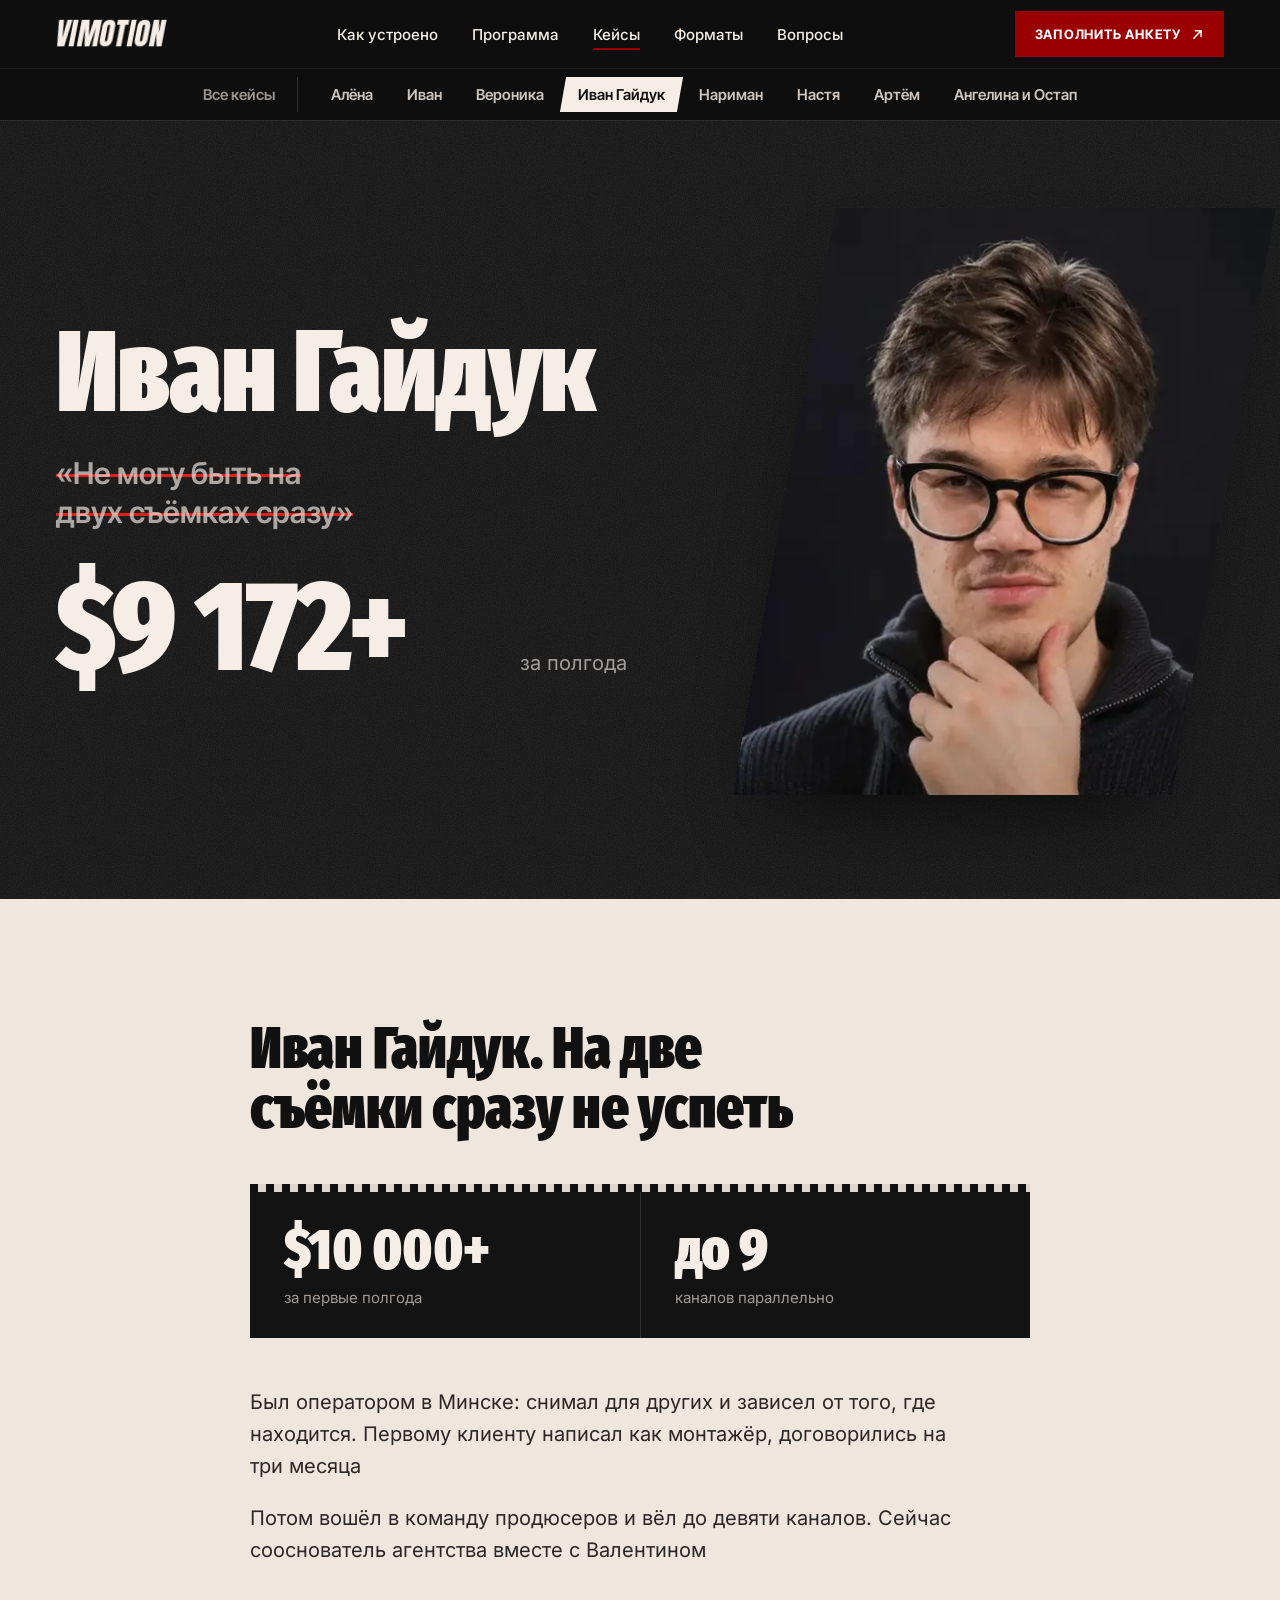
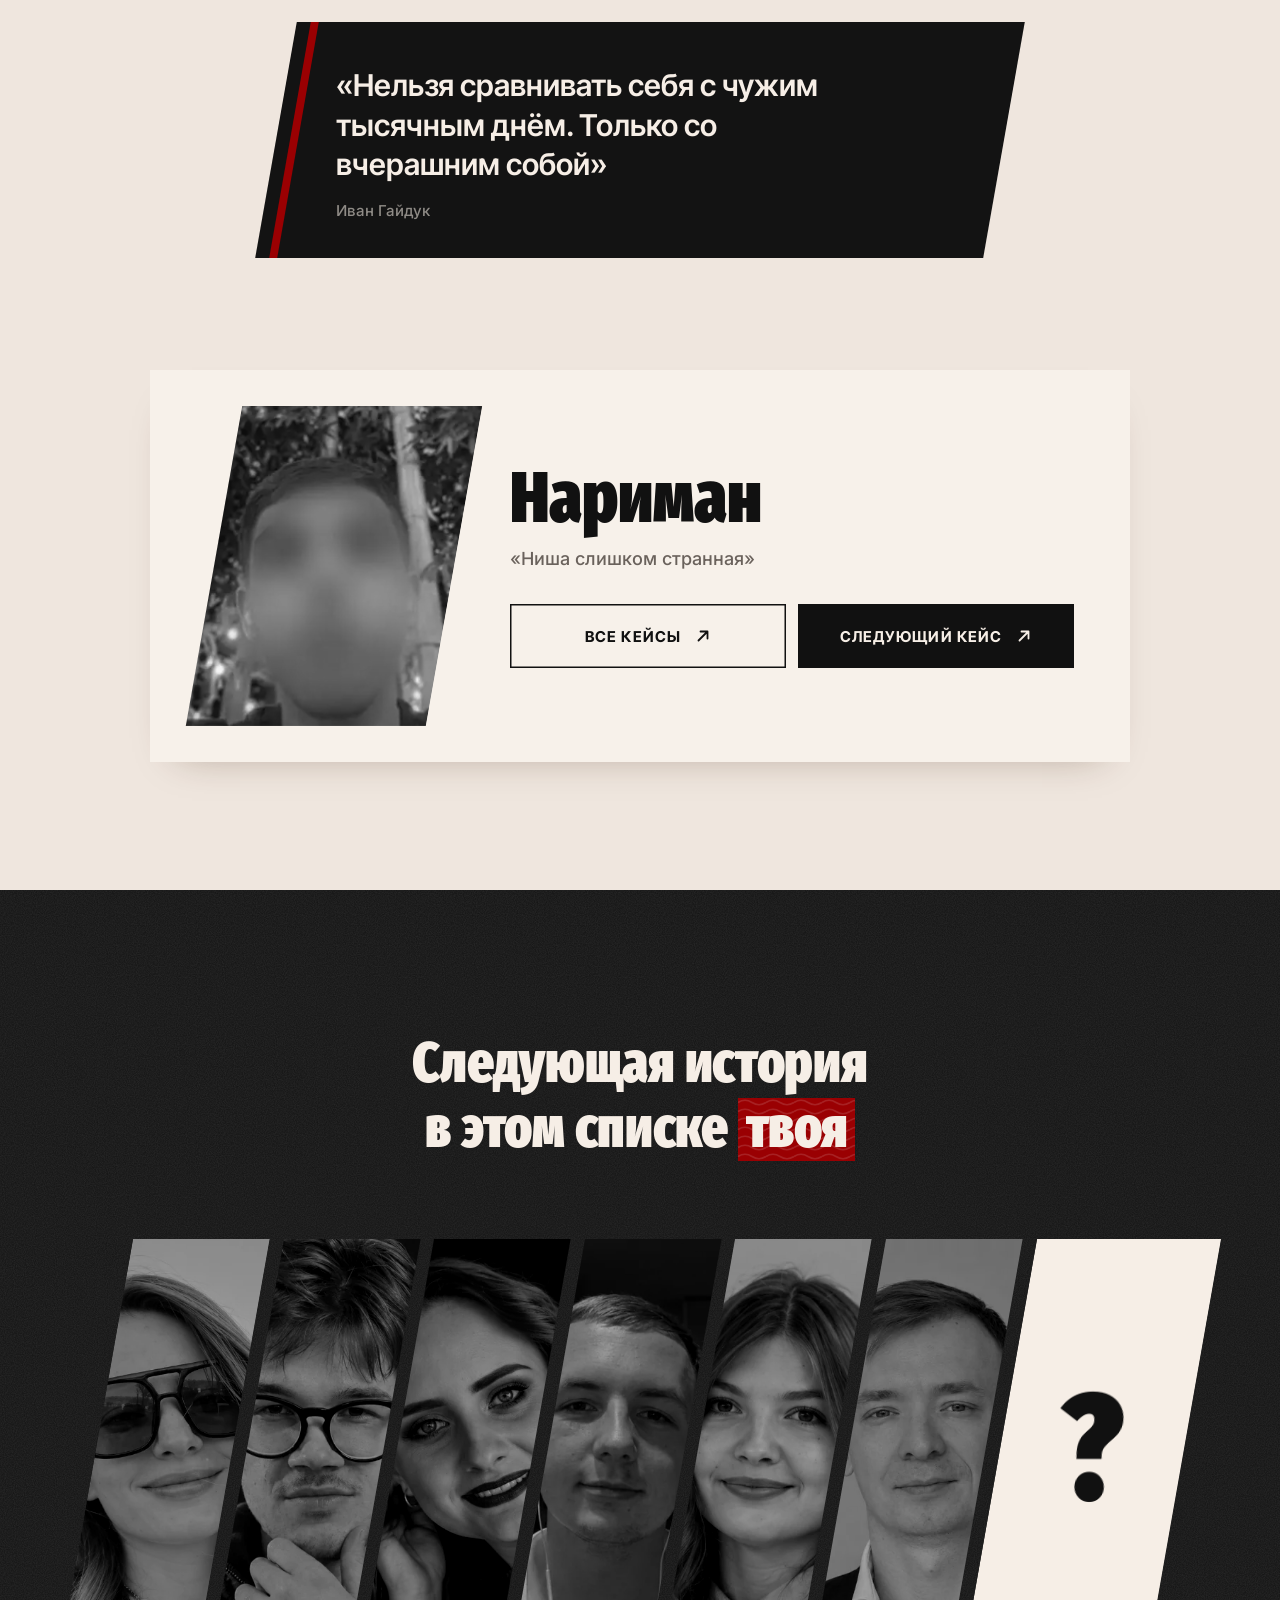
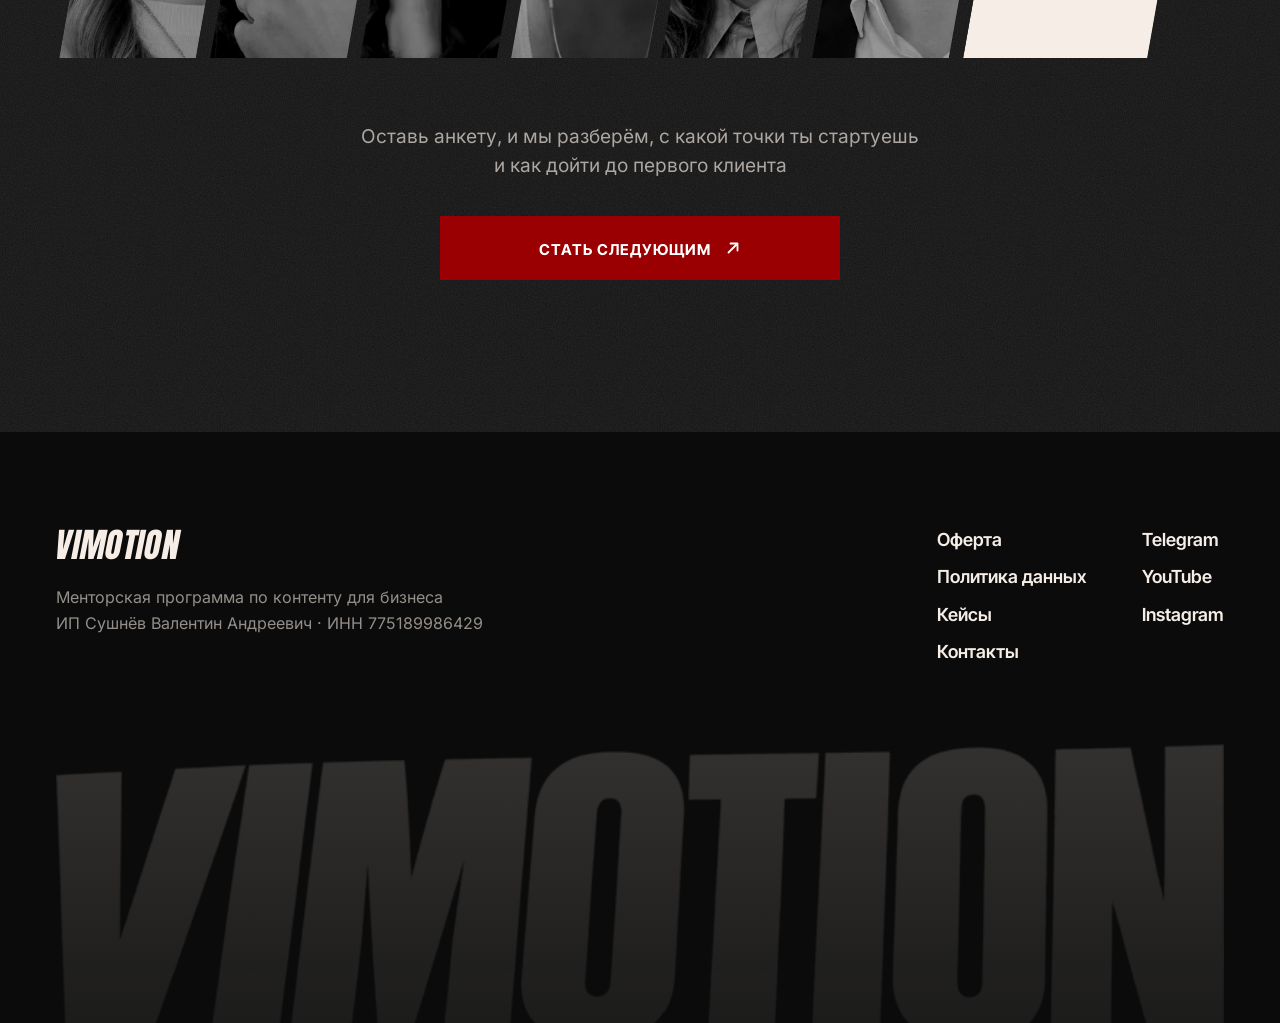
<file: site/case-gaiduk.html>
<!doctype html>
<html lang="ru">
<head>
<meta charset="utf-8">
<meta name="viewport" content="width=device-width,initial-scale=1">
<meta name="format-detection" content="telephone=no,email=no,address=no">
<script>(function(){var r=document.documentElement;function s(){r.style.setProperty('--vhl',innerHeight+'px')}s();addEventListener('resize',s);
if(!matchMedia('(prefers-reduced-motion: reduce)').matches)r.classList.add('anim')})();</script>
<title>Иван Гайдук: кейс ученика ViMotion</title>
<meta name="description" content="Иван Гайдук. На две съёмки сразу не успеть">
<meta name="theme-color" content="#EFE6DE">
<link rel="icon" href="data:,">
<link rel="preload" href="fonts/fira-xc-900.woff2" as="font" type="font/woff2" crossorigin>
<link rel="preload" href="fonts/inter-cyrillic-400-normal.woff2" as="font" type="font/woff2" crossorigin>
<link rel="stylesheet" href="styles/fonts.css?v=20261120m">
<link rel="stylesheet" href="styles/tokens.css?v=20261120m">
<link rel="stylesheet" href="styles/blocks/00-header.css?v=20261120m">
<link rel="stylesheet" href="styles/blocks/19-final.css?v=20261120m">
<link rel="stylesheet" href="styles/blocks/20-footer.css?v=20261120m">
<link rel="stylesheet" href="styles/pages/cases.css?v=20261120m">
<script src="scripts/menu.js?v=20261120m" defer></script>
<script src="scripts/nowidow.js?v=20261120m" defer></script>
<script src="scripts/cases.js?v=20261120m" defer></script>
<script src="scripts/final.js?v=20261120m" defer></script>
</head>
<body class="pg-cases pg-case">

<header class="hdr">
  <a class="logo" href="index.html">VIMOTION</a>
  <nav class="nav" id="nav" aria-label="Разделы"><a href="index.html#how">Как устроено</a><a href="index.html#route">Программа</a><a href="cases.html" class="is-cur" aria-current="page">Кейсы</a><a href="index.html#formats">Форматы</a><a href="index.html#faq">Вопросы</a></nav>
  <div class="hdr-right">
    <a class="btn btn-line" href="https://vi-motion.pro/quiz/"><span class="bt">Заполнить анкету</span><svg viewBox="0 0 16 16" fill="none" stroke="currentColor" stroke-width="1.8" stroke-linecap="round" stroke-linejoin="round" aria-hidden="true"><path d="M3.5 12.5l9-9M5.5 3.5h7v7"/></svg></a>
    <button class="burger" type="button" aria-label="Меню" aria-expanded="false" aria-controls="nav"><i></i></button>
  </div>
</header>

<!-- Переключатель кейсов: закреплён под шапкой с самого начала, переход сразу на страницу человека -->
<nav class="cx-bar" aria-label="Кейсы учеников"><div class="cx-bar-in"><a class="cx-all" href="cases.html">Все кейсы</a><a href="case-alena.html">Алёна</a><a href="case-ivan.html">Иван</a><a href="case-veronika.html">Вероника</a><a href="case-gaiduk.html" class="is-cur" aria-current="page">Иван Гайдук</a><a href="case-nariman.html">Нариман</a><a href="case-nastya.html">Настя</a><a href="case-artem.html">Артём</a><a href="case-angelina-ostap.html">Ангелина и Остап</a></div></nav>

<main>

<!-- Кейс. Первый экран: сомнение зачёркивается, загорается результат -->
<section class="cx-hero" data-hdr="dark" aria-labelledby="cx-name">
  <div class="cx-hero-in">
    <div class="cx-hero-tx">
      <h1 class="cx-name" id="cx-name">Иван Гайдук</h1>
      <p class="cx-doubt"><span class="st-line">«Не могу быть на двух съёмках сразу»</span></p>
      <p class="cx-res"><b data-count>$10&nbsp;000+</b><span>за полгода</span></p>
    </div>
    <div class="cx-hero-ph"><span class="ph-k"><img src="img/stories/gaiduk-600.webp?v=20261120m" srcset="img/stories/gaiduk-400.webp?v=20261120m 400w, img/stories/gaiduk-600.webp?v=20261120m 600w, img/stories/gaiduk-900.webp?v=20261120m 900w" sizes="(max-width:720px) 80vw, 460px" width="900" height="1200" alt="Иван Гайдук" fetchpriority="high" decoding="async"></span></div>
  </div>
</section>

<!-- Кейс. История -->
<article class="cx-story" aria-labelledby="cx-h">
  <div class="cx-in">
    <h2 class="cx-h" id="cx-h">Иван Гайдук. На две съёмки сразу не успеть</h2>
    <ul class="cx-nums"><li><b>$10&nbsp;000+</b><span>за первые полгода</span></li><li><b>до&nbsp;9</b><span>каналов параллельно</span></li></ul>
    <div class="cx-body"><p>Был оператором в Минске: снимал для других и зависел от того, где находится. Первому клиенту написал как монтажёр, договорились на три месяца</p><p>Потом вошёл в команду продюсеров и вёл до девяти каналов. Сейчас сооснователь агентства вместе с Валентином</p></div>
    <div class="cx-qe has-q"><blockquote class="cx-q"><p>Нельзя сравнивать себя с чужим тысячным днём. Только со вчерашним собой</p><cite>Иван Гайдук</cite></blockquote></div>
  </div>
</article>

<!-- Кейс. Следующий: карточка целиком ведёт на следующего, рядом «Все кейсы» (второстепенная слева, основная справа) -->
<section class="cx-next" aria-label="Следующий кейс">
  <div class="cx-next-card">
    <span class="cx-next-ph"><span class="ph-k"><img src="img/stories/nariman-600.webp?v=20261120m" srcset="img/stories/nariman-400.webp?v=20261120m 400w, img/stories/nariman-600.webp?v=20261120m 600w, img/stories/nariman-900.webp?v=20261120m 900w" sizes="(max-width:720px) 40vw, 280px" width="900" height="1200" alt="" loading="lazy" decoding="async"></span></span>
    <span class="cx-next-tx">
      <span class="cx-next-nm">Нариман</span>
      <span class="cx-next-dq">«Ниша слишком странная»</span>
      <span class="cx-next-acts"><a class="btn btn-o" href="cases.html"><span class="bt">Все кейсы</span><svg viewBox="0 0 16 16" fill="none" stroke="currentColor" stroke-width="1.8" stroke-linecap="round" stroke-linejoin="round" aria-hidden="true"><path d="M3.5 12.5l9-9M5.5 3.5h7v7"/></svg></a><a class="btn btn-k cx-next-go" href="case-nariman.html"><span class="bt">Следующий кейс</span><svg viewBox="0 0 16 16" fill="none" stroke="currentColor" stroke-width="1.8" stroke-linecap="round" stroke-linejoin="round" aria-hidden="true"><path d="M3.5 12.5l9-9M5.5 3.5h7v7"/></svg></a></span>
    </span>
  </div>
</section>

<!-- Блок 19. Финал -->
<section class="fn" id="final" data-hdr="dark" aria-labelledby="fn-h">
  <div class="fn-in">
    <h2 class="h2 fn-h" id="fn-h">Следующая история в&nbsp;этом списке <span class="hl">твоя</span></h2>
    <ul class="fn-row">
      <li class="fn-it" style="--i:0"><img src="img/people/alena.webp" srcset="img/people/alena-260.webp?v=20261121a 260w, img/people/alena.webp 480w" sizes="(max-width:720px) 170px, 340px" width="480" height="640" alt="Алёна" loading="lazy" decoding="async"></li>
      <li class="fn-it" style="--i:1"><img src="img/people/gaiduk.webp" srcset="img/people/gaiduk-260.webp?v=20261121a 260w, img/people/gaiduk.webp 480w" sizes="(max-width:720px) 170px, 340px" width="480" height="640" alt="Иван Гайдук" loading="lazy" decoding="async"></li>
      <li class="fn-it" style="--i:2"><img src="img/people/veronika.webp" srcset="img/people/veronika-260.webp?v=20261121a 260w, img/people/veronika.webp 480w" sizes="(max-width:720px) 170px, 340px" width="480" height="640" alt="Вероника" loading="lazy" decoding="async"></li>
      <li class="fn-it" style="--i:3"><img src="img/people/ivan.webp" srcset="img/people/ivan-260.webp?v=20261121a 260w, img/people/ivan.webp 480w" sizes="(max-width:720px) 170px, 340px" width="480" height="640" alt="Иван" loading="lazy" decoding="async"></li>
      <li class="fn-it" style="--i:4"><img src="img/people/nastya.webp" srcset="img/people/nastya-260.webp?v=20261121a 260w, img/people/nastya.webp 480w" sizes="(max-width:720px) 170px, 340px" width="480" height="640" alt="Настя" loading="lazy" decoding="async"></li>
      <li class="fn-it" style="--i:5"><img src="img/people/artem.webp" srcset="img/people/artem-260.webp?v=20261121a 260w, img/people/artem.webp 480w" sizes="(max-width:720px) 170px, 340px" width="480" height="640" alt="Артём" loading="lazy" decoding="async"></li>
      <li class="fn-it fn-qi" style="--i:6"><a class="fn-q" href="https://vi-motion.pro/quiz/" tabindex="-1" aria-hidden="true"><span>?</span></a></li>
    </ul>
    <p class="fn-sub">Оставь анкету, и мы разберём, с какой точки ты стартуешь и как дойти до первого клиента</p>
    <a class="btn" href="https://vi-motion.pro/quiz/"><span class="bt">Стать следующим</span><svg viewBox="0 0 16 16" fill="none" stroke="currentColor" stroke-width="1.8" stroke-linecap="round" stroke-linejoin="round" aria-hidden="true"><path d="M3.5 12.5l9-9M5.5 3.5h7v7"/></svg></a>
  </div>
</section>

</main>

<!-- Подвал -->
<footer class="ft" id="siteFoot" data-hdr="dark">
  <div class="ft-in">
    <div>
      <a class="ft-logo" href="index.html">VIMOTION</a>
      <p class="ft-d">Менторская программа по контенту для бизнеса<br>ИП Сушнёв Валентин Андреевич · ИНН&nbsp;775189986429</p>
    </div>
    <nav class="ft-nav" aria-label="Документы и контакты"><a href="#">Оферта</a><a href="#">Политика данных</a><a href="cases.html">Кейсы</a><a href="#">Контакты</a><a href="https://t.me/way_toyoutube">Telegram</a><a href="#">YouTube</a><a href="#">Instagram</a></nav>
  </div>
  <div class="ft-wm" aria-hidden="true"></div>
</footer>

<div class="cs-lb" id="cs-lb" hidden><button class="cs-lb-x" type="button" aria-label="Закрыть"><i></i></button><img alt=""></div>

<script>/* Только для демо на GitHub Pages: кнопки ведут на анкету из этой же папки (quiz/). На боевом сайте не срабатывает */
(function(){if(!/\.github\.io$/.test(location.hostname))return;
var q=location.search;[].forEach.call(document.querySelectorAll('a[href^="https://vi-motion.pro/quiz/"]'),function(a){a.href='quiz/'+q})})();</script>
</body>
</html>
</file>
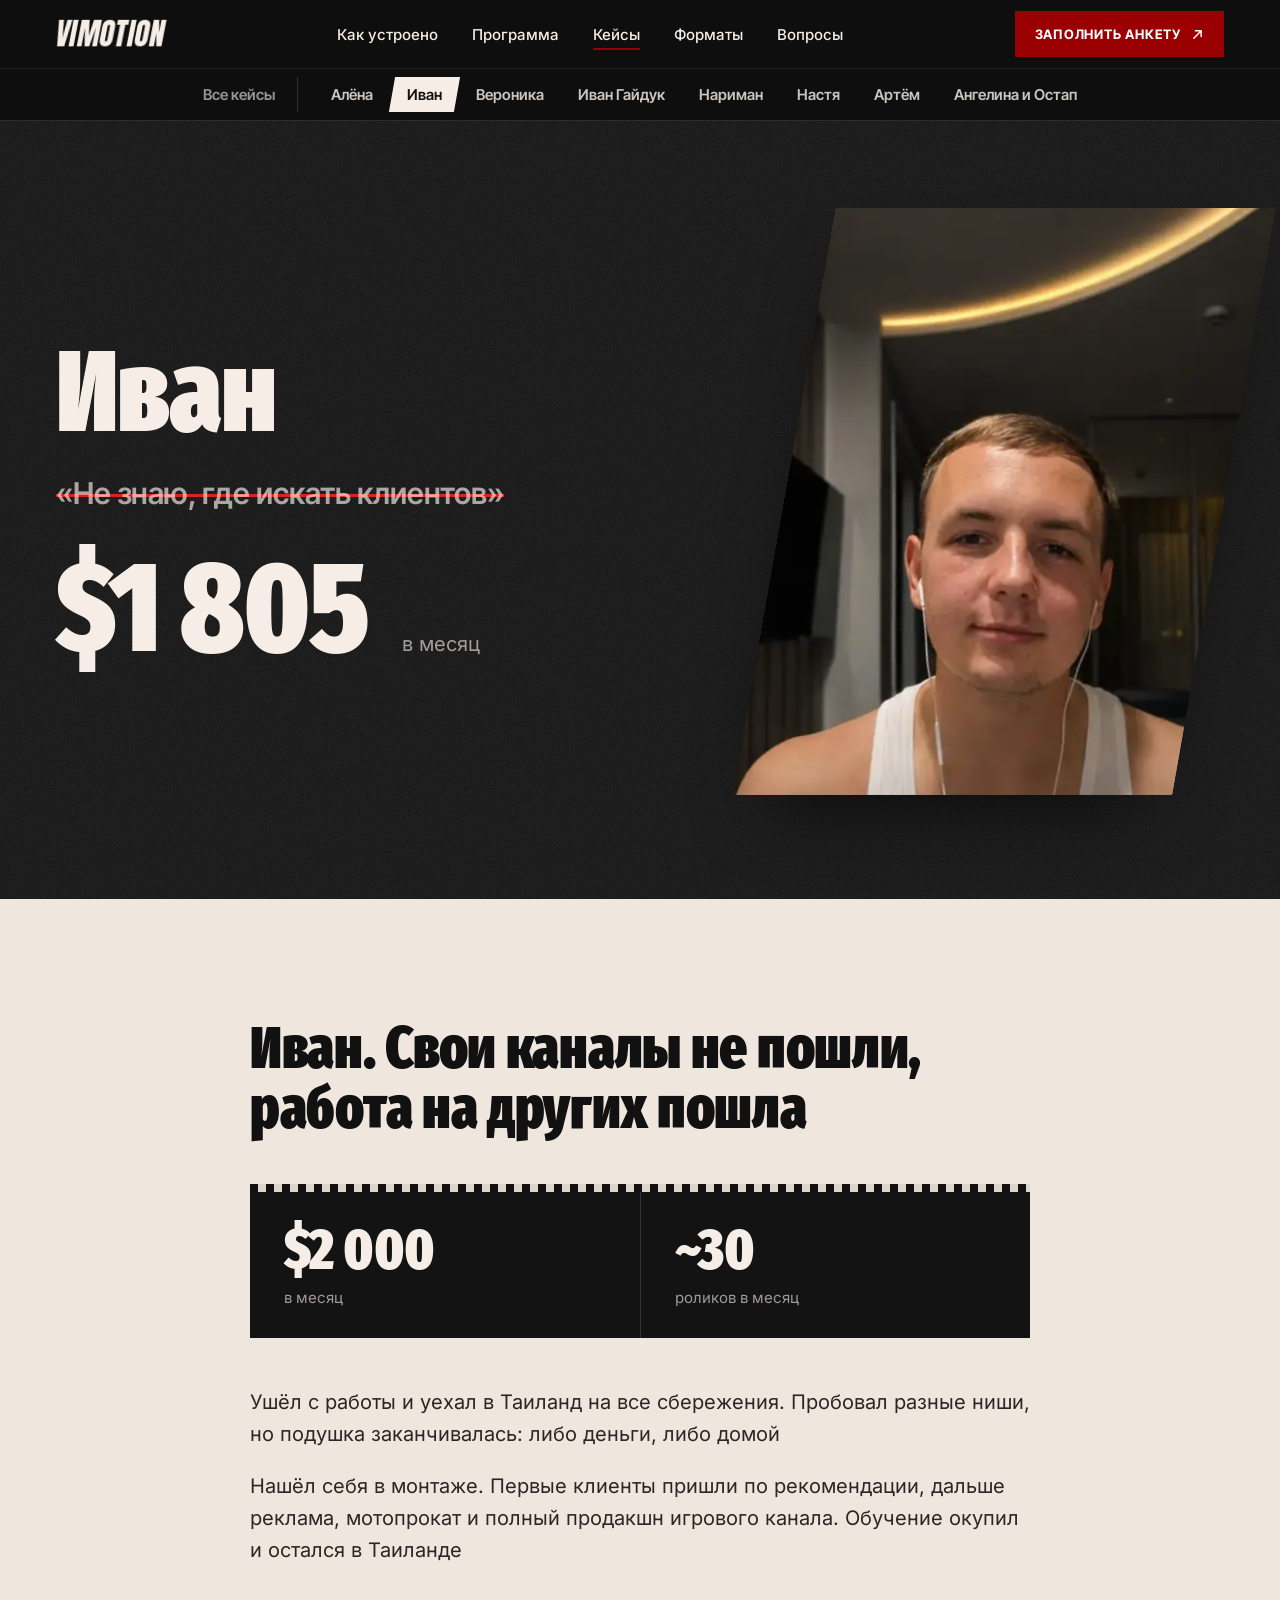
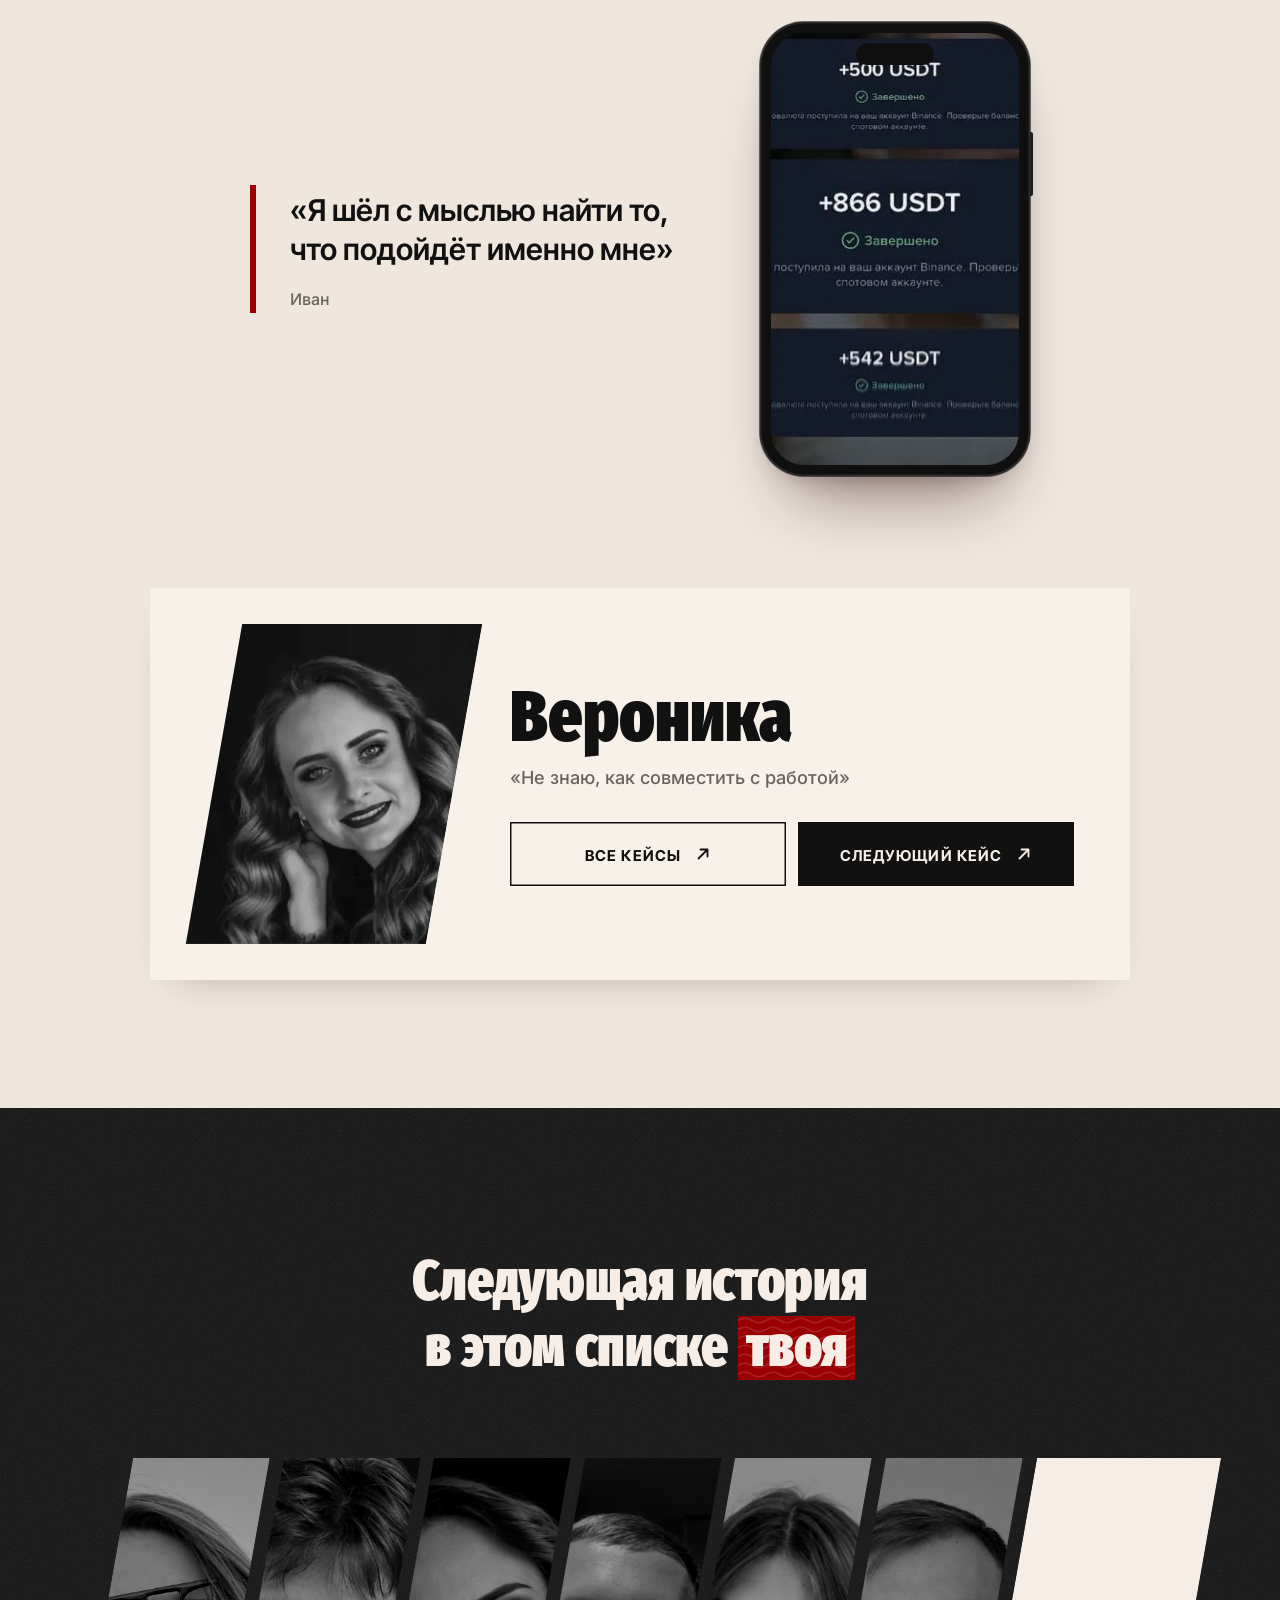
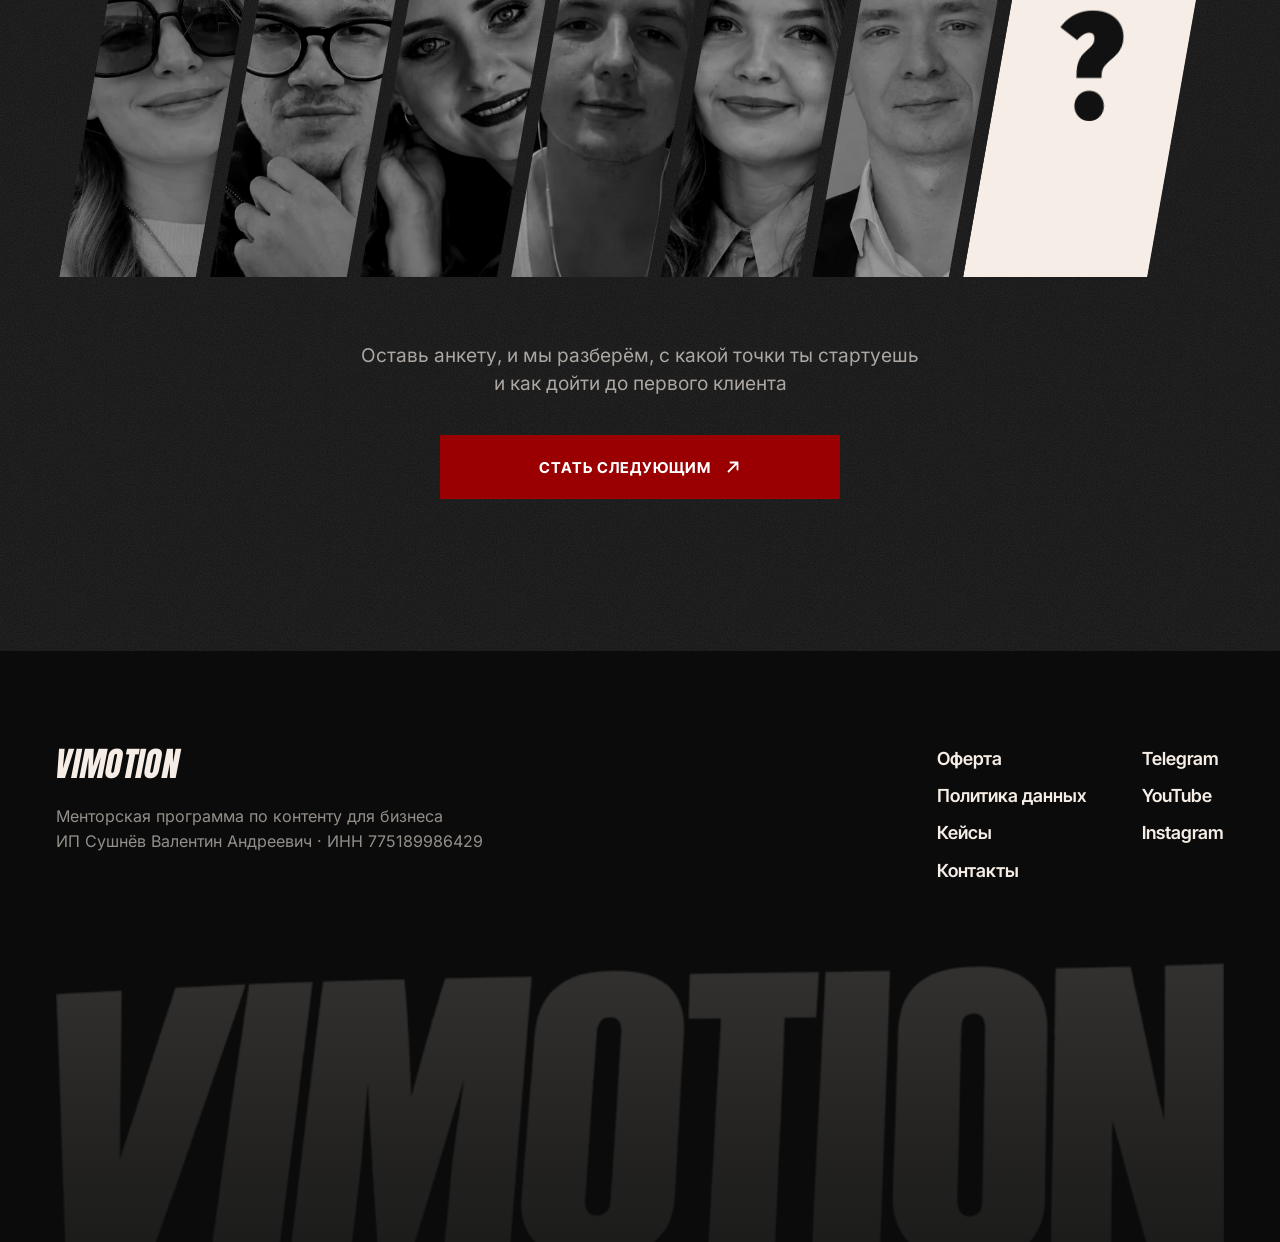
<file: site/case-ivan.html>
<!doctype html>
<html lang="ru">
<head>
<meta charset="utf-8">
<meta name="viewport" content="width=device-width,initial-scale=1">
<meta name="format-detection" content="telephone=no,email=no,address=no">
<script>(function(){var r=document.documentElement;function s(){r.style.setProperty('--vhl',innerHeight+'px')}s();addEventListener('resize',s);
if(!matchMedia('(prefers-reduced-motion: reduce)').matches)r.classList.add('anim')})();</script>
<title>Иван: кейс ученика ViMotion</title>
<meta name="description" content="Иван. Свои каналы не пошли, работа на других пошла">
<meta name="theme-color" content="#EFE6DE">
<link rel="icon" href="data:,">
<link rel="preload" href="fonts/fira-xc-900.woff2" as="font" type="font/woff2" crossorigin>
<link rel="preload" href="fonts/inter-cyrillic-400-normal.woff2" as="font" type="font/woff2" crossorigin>
<link rel="stylesheet" href="styles/fonts.css?v=20261120m">
<link rel="stylesheet" href="styles/tokens.css?v=20261120m">
<link rel="stylesheet" href="styles/blocks/00-header.css?v=20261120m">
<link rel="stylesheet" href="styles/blocks/19-final.css?v=20261120m">
<link rel="stylesheet" href="styles/blocks/20-footer.css?v=20261120m">
<link rel="stylesheet" href="styles/pages/cases.css?v=20261120m">
<script src="scripts/menu.js?v=20261120m" defer></script>
<script src="scripts/nowidow.js?v=20261120m" defer></script>
<script src="scripts/cases.js?v=20261120m" defer></script>
<script src="scripts/final.js?v=20261120m" defer></script>
</head>
<body class="pg-cases pg-case">

<header class="hdr">
  <a class="logo" href="index.html">VIMOTION</a>
  <nav class="nav" id="nav" aria-label="Разделы"><a href="index.html#how">Как устроено</a><a href="index.html#route">Программа</a><a href="cases.html" class="is-cur" aria-current="page">Кейсы</a><a href="index.html#formats">Форматы</a><a href="index.html#faq">Вопросы</a></nav>
  <div class="hdr-right">
    <a class="btn btn-line" href="https://vi-motion.pro/quiz/"><span class="bt">Заполнить анкету</span><svg viewBox="0 0 16 16" fill="none" stroke="currentColor" stroke-width="1.8" stroke-linecap="round" stroke-linejoin="round" aria-hidden="true"><path d="M3.5 12.5l9-9M5.5 3.5h7v7"/></svg></a>
    <button class="burger" type="button" aria-label="Меню" aria-expanded="false" aria-controls="nav"><i></i></button>
  </div>
</header>

<!-- Переключатель кейсов: закреплён под шапкой с самого начала, переход сразу на страницу человека -->
<nav class="cx-bar" aria-label="Кейсы учеников"><div class="cx-bar-in"><a class="cx-all" href="cases.html">Все кейсы</a><a href="case-alena.html">Алёна</a><a href="case-ivan.html" class="is-cur" aria-current="page">Иван</a><a href="case-veronika.html">Вероника</a><a href="case-gaiduk.html">Иван Гайдук</a><a href="case-nariman.html">Нариман</a><a href="case-nastya.html">Настя</a><a href="case-artem.html">Артём</a><a href="case-angelina-ostap.html">Ангелина и Остап</a></div></nav>

<main>

<!-- Кейс. Первый экран: сомнение зачёркивается, загорается результат -->
<section class="cx-hero" data-hdr="dark" aria-labelledby="cx-name">
  <div class="cx-hero-in">
    <div class="cx-hero-tx">
      <h1 class="cx-name" id="cx-name">Иван</h1>
      <p class="cx-doubt"><span class="st-line">«Не знаю, где искать клиентов»</span></p>
      <p class="cx-res"><b data-count>$2&nbsp;000</b><span>в месяц</span></p>
    </div>
    <div class="cx-hero-ph"><span class="ph-k"><img src="img/stories/ivan-600.webp?v=20261120m" srcset="img/stories/ivan-400.webp?v=20261120m 400w, img/stories/ivan-600.webp?v=20261120m 600w, img/stories/ivan-900.webp?v=20261120m 900w" sizes="(max-width:720px) 80vw, 460px" width="900" height="1200" alt="Иван" fetchpriority="high" decoding="async"></span></div>
  </div>
</section>

<!-- Кейс. История -->
<article class="cx-story" aria-labelledby="cx-h">
  <div class="cx-in">
    <h2 class="cx-h" id="cx-h">Иван. Свои каналы не пошли, работа на других пошла</h2>
    <ul class="cx-nums"><li><b>$2&nbsp;000</b><span>в месяц</span></li><li><b>~30</b><span>роликов в месяц</span></li></ul>
    <div class="cx-body"><p>Ушёл с работы и уехал в Таиланд на все сбережения. Пробовал разные ниши, но подушка заканчивалась: либо деньги, либо домой</p><p>Нашёл себя в монтаже. Первые клиенты пришли по рекомендации, дальше реклама, мотопрокат и полный продакшн игрового канала. Обучение окупил и остался в Таиланде</p></div>
    <div class="cx-qe has-q has-ev"><blockquote class="cx-q"><p>Я шёл с мыслью найти то, что подойдёт именно мне</p><cite>Иван</cite></blockquote><ul class="cx-ev"><li><button class="cx-z" type="button" aria-label="Увеличить: Поступления Ивану от клиентов"><img src="img/cases/proof-ivan.webp?v=20261120m" width="351" height="612" alt="Поступления Ивану от клиентов" loading="lazy" decoding="async"></button></li></ul></div>
  </div>
</article>

<!-- Кейс. Следующий: карточка целиком ведёт на следующего, рядом «Все кейсы» (второстепенная слева, основная справа) -->
<section class="cx-next" aria-label="Следующий кейс">
  <div class="cx-next-card">
    <span class="cx-next-ph"><span class="ph-k"><img src="img/stories/veronika-600.webp?v=20261120m" srcset="img/stories/veronika-400.webp?v=20261120m 400w, img/stories/veronika-600.webp?v=20261120m 600w, img/stories/veronika-900.webp?v=20261120m 900w" sizes="(max-width:720px) 40vw, 280px" width="900" height="1200" alt="" loading="lazy" decoding="async"></span></span>
    <span class="cx-next-tx">
      <span class="cx-next-nm">Вероника</span>
      <span class="cx-next-dq">«Не знаю, как совместить с работой»</span>
      <span class="cx-next-acts"><a class="btn btn-o" href="cases.html"><span class="bt">Все кейсы</span><svg viewBox="0 0 16 16" fill="none" stroke="currentColor" stroke-width="1.8" stroke-linecap="round" stroke-linejoin="round" aria-hidden="true"><path d="M3.5 12.5l9-9M5.5 3.5h7v7"/></svg></a><a class="btn btn-k cx-next-go" href="case-veronika.html"><span class="bt">Следующий кейс</span><svg viewBox="0 0 16 16" fill="none" stroke="currentColor" stroke-width="1.8" stroke-linecap="round" stroke-linejoin="round" aria-hidden="true"><path d="M3.5 12.5l9-9M5.5 3.5h7v7"/></svg></a></span>
    </span>
  </div>
</section>

<!-- Блок 19. Финал -->
<section class="fn" id="final" data-hdr="dark" aria-labelledby="fn-h">
  <div class="fn-in">
    <h2 class="h2 fn-h" id="fn-h">Следующая история в&nbsp;этом списке <span class="hl">твоя</span></h2>
    <ul class="fn-row">
      <li class="fn-it" style="--i:0"><img src="img/people/alena.webp" srcset="img/people/alena-260.webp?v=20261121a 260w, img/people/alena.webp 480w" sizes="(max-width:720px) 170px, 340px" width="480" height="640" alt="Алёна" loading="lazy" decoding="async"></li>
      <li class="fn-it" style="--i:1"><img src="img/people/gaiduk.webp" srcset="img/people/gaiduk-260.webp?v=20261121a 260w, img/people/gaiduk.webp 480w" sizes="(max-width:720px) 170px, 340px" width="480" height="640" alt="Иван Гайдук" loading="lazy" decoding="async"></li>
      <li class="fn-it" style="--i:2"><img src="img/people/veronika.webp" srcset="img/people/veronika-260.webp?v=20261121a 260w, img/people/veronika.webp 480w" sizes="(max-width:720px) 170px, 340px" width="480" height="640" alt="Вероника" loading="lazy" decoding="async"></li>
      <li class="fn-it" style="--i:3"><img src="img/people/ivan.webp" srcset="img/people/ivan-260.webp?v=20261121a 260w, img/people/ivan.webp 480w" sizes="(max-width:720px) 170px, 340px" width="480" height="640" alt="Иван" loading="lazy" decoding="async"></li>
      <li class="fn-it" style="--i:4"><img src="img/people/nastya.webp" srcset="img/people/nastya-260.webp?v=20261121a 260w, img/people/nastya.webp 480w" sizes="(max-width:720px) 170px, 340px" width="480" height="640" alt="Настя" loading="lazy" decoding="async"></li>
      <li class="fn-it" style="--i:5"><img src="img/people/artem.webp" srcset="img/people/artem-260.webp?v=20261121a 260w, img/people/artem.webp 480w" sizes="(max-width:720px) 170px, 340px" width="480" height="640" alt="Артём" loading="lazy" decoding="async"></li>
      <li class="fn-it fn-qi" style="--i:6"><a class="fn-q" href="https://vi-motion.pro/quiz/" tabindex="-1" aria-hidden="true"><span>?</span></a></li>
    </ul>
    <p class="fn-sub">Оставь анкету, и мы разберём, с какой точки ты стартуешь и как дойти до первого клиента</p>
    <a class="btn" href="https://vi-motion.pro/quiz/"><span class="bt">Стать следующим</span><svg viewBox="0 0 16 16" fill="none" stroke="currentColor" stroke-width="1.8" stroke-linecap="round" stroke-linejoin="round" aria-hidden="true"><path d="M3.5 12.5l9-9M5.5 3.5h7v7"/></svg></a>
  </div>
</section>

</main>

<!-- Подвал -->
<footer class="ft" id="siteFoot" data-hdr="dark">
  <div class="ft-in">
    <div>
      <a class="ft-logo" href="index.html">VIMOTION</a>
      <p class="ft-d">Менторская программа по контенту для бизнеса<br>ИП Сушнёв Валентин Андреевич · ИНН&nbsp;775189986429</p>
    </div>
    <nav class="ft-nav" aria-label="Документы и контакты"><a href="#">Оферта</a><a href="#">Политика данных</a><a href="cases.html">Кейсы</a><a href="#">Контакты</a><a href="https://t.me/way_toyoutube">Telegram</a><a href="#">YouTube</a><a href="#">Instagram</a></nav>
  </div>
  <div class="ft-wm" aria-hidden="true"></div>
</footer>

<div class="cs-lb" id="cs-lb" hidden><button class="cs-lb-x" type="button" aria-label="Закрыть"><i></i></button><img alt=""></div>

<script>/* Только для демо на GitHub Pages: кнопки ведут на анкету из этой же папки (quiz/). На боевом сайте не срабатывает */
(function(){if(!/\.github\.io$/.test(location.hostname))return;
var q=location.search;[].forEach.call(document.querySelectorAll('a[href^="https://vi-motion.pro/quiz/"]'),function(a){a.href='quiz/'+q})})();</script>
</body>
</html>
</file>
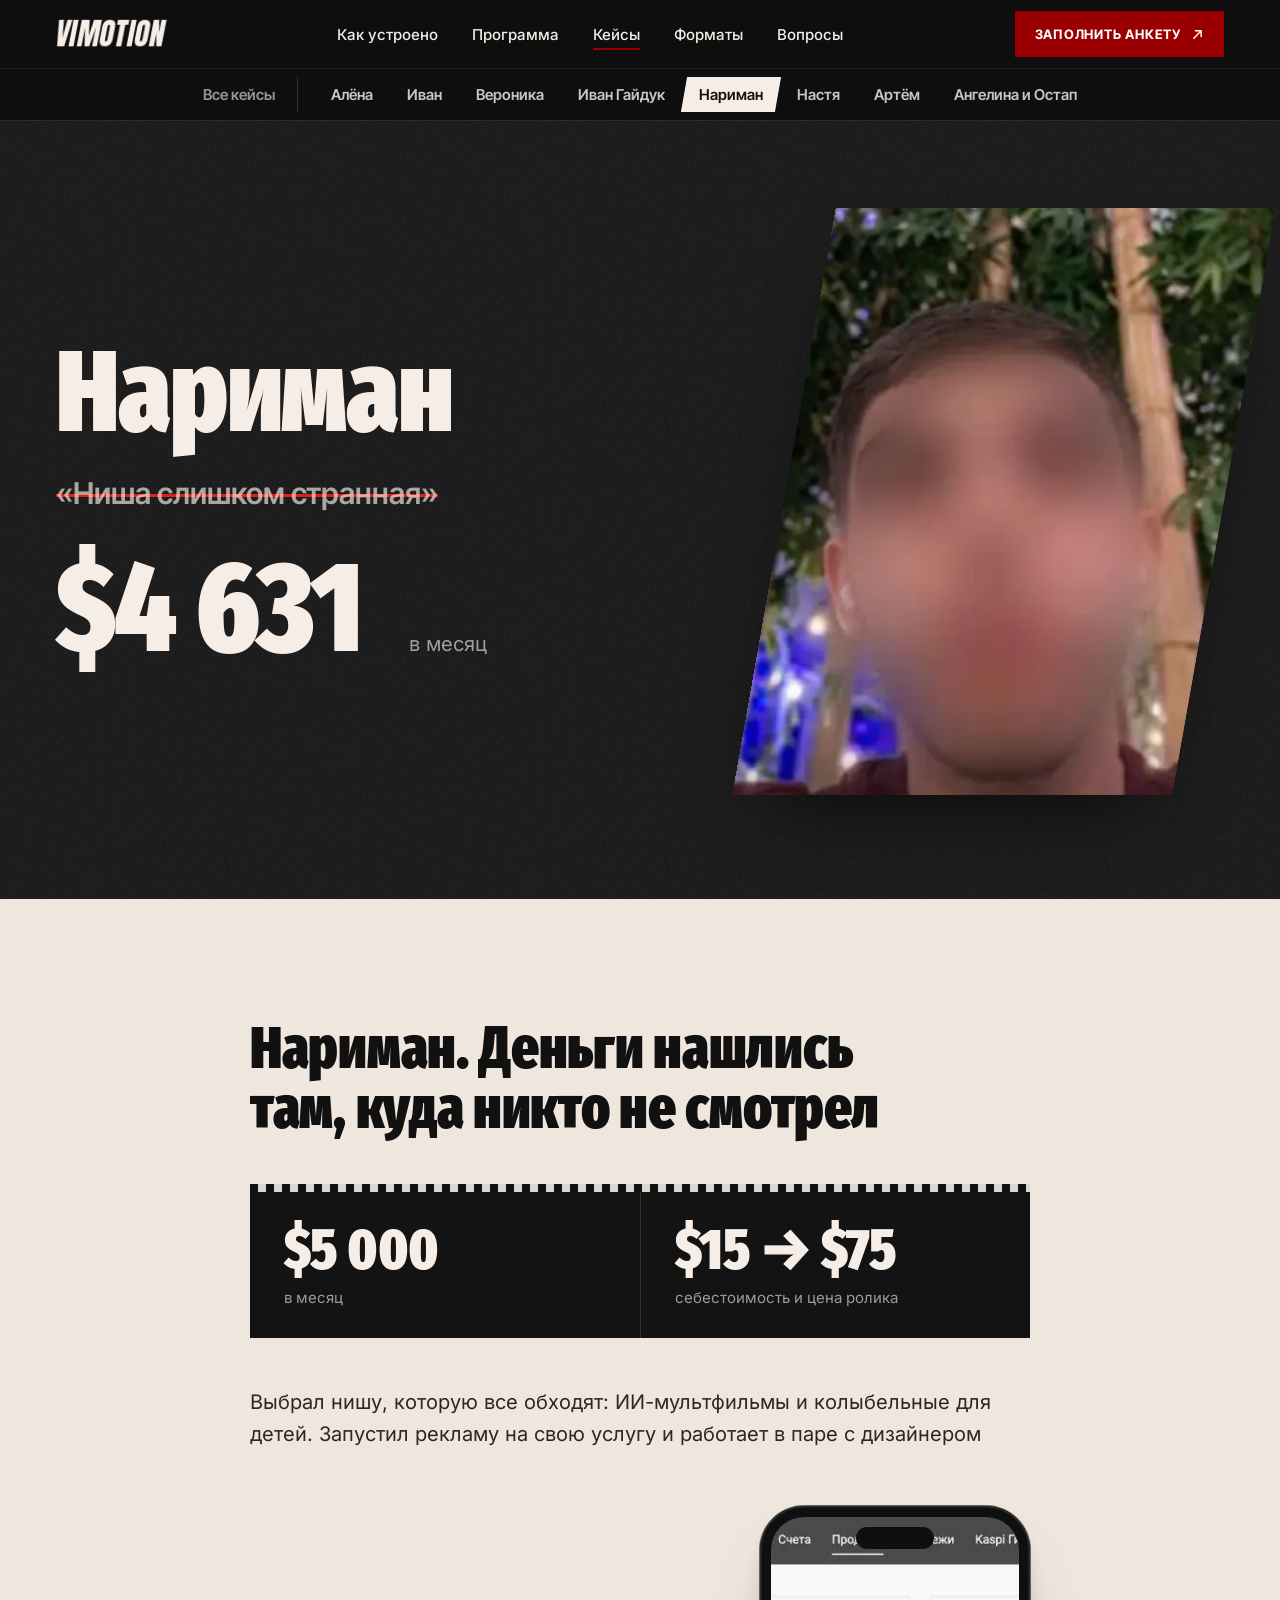
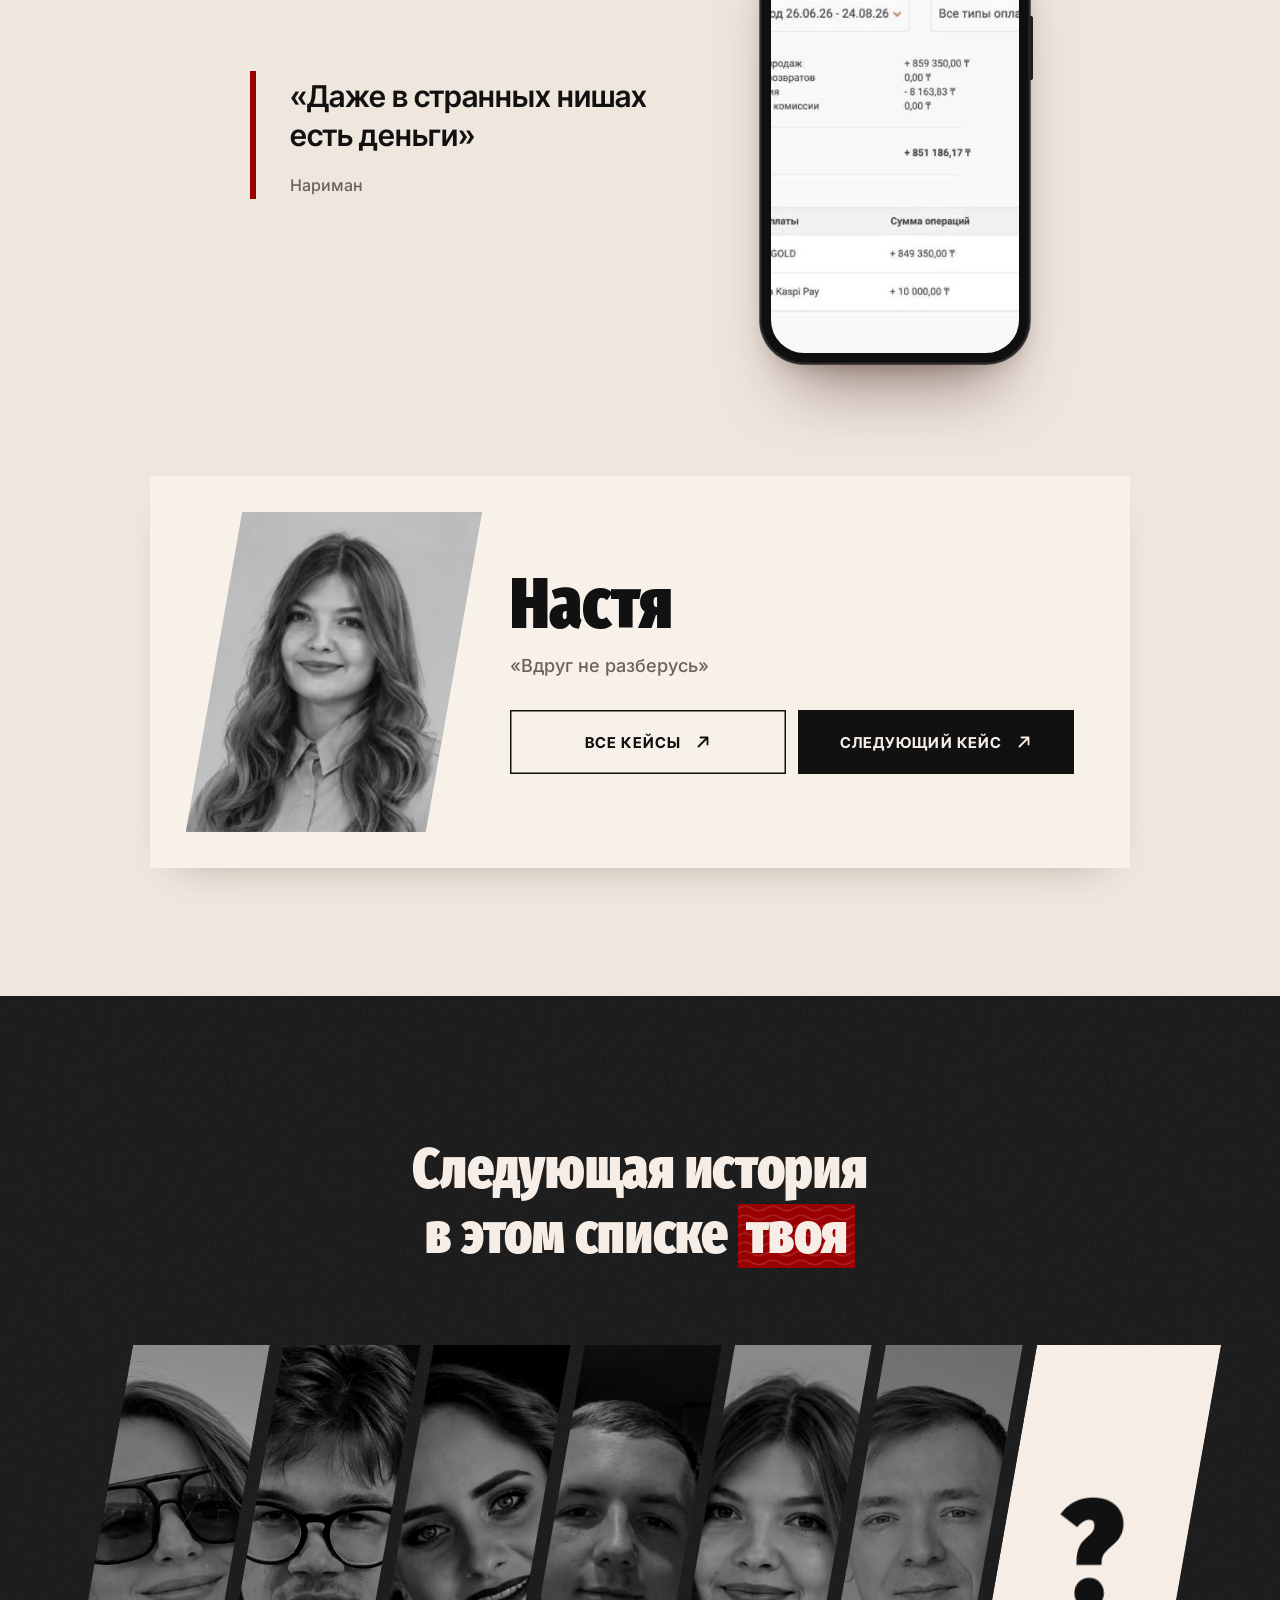
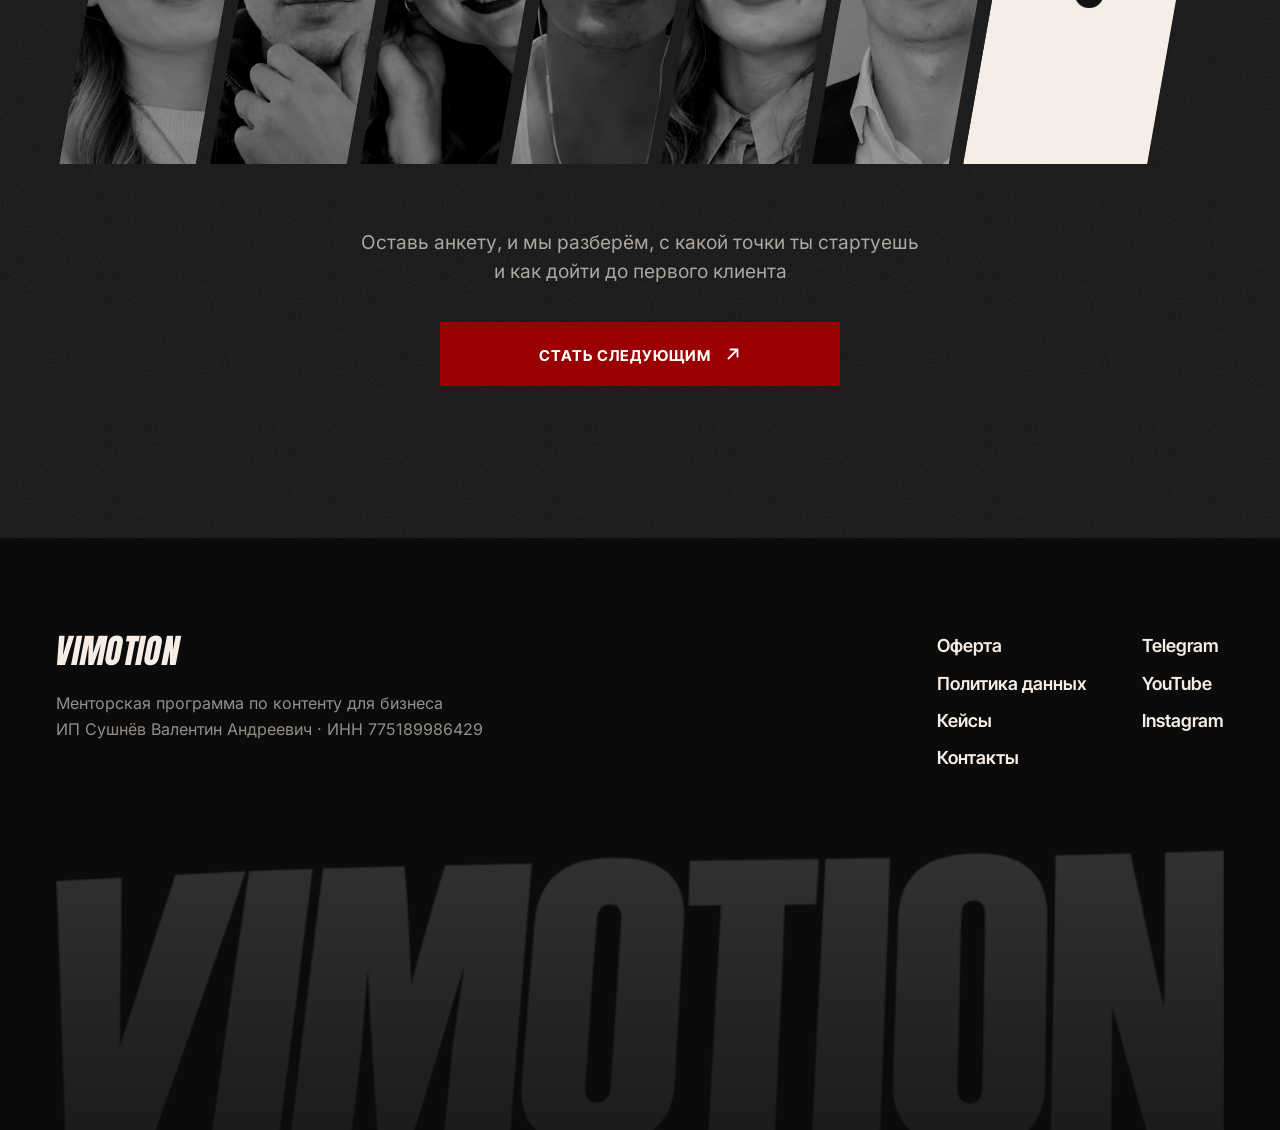
<file: site/case-nariman.html>
<!doctype html>
<html lang="ru">
<head>
<meta charset="utf-8">
<meta name="viewport" content="width=device-width,initial-scale=1">
<meta name="format-detection" content="telephone=no,email=no,address=no">
<script>(function(){var r=document.documentElement;function s(){r.style.setProperty('--vhl',innerHeight+'px')}s();addEventListener('resize',s);
if(!matchMedia('(prefers-reduced-motion: reduce)').matches)r.classList.add('anim')})();</script>
<title>Нариман: кейс ученика ViMotion</title>
<meta name="description" content="Нариман. Деньги нашлись там, куда никто не смотрел">
<meta name="theme-color" content="#EFE6DE">
<link rel="icon" href="data:,">
<link rel="preload" href="fonts/fira-xc-900.woff2" as="font" type="font/woff2" crossorigin>
<link rel="preload" href="fonts/inter-cyrillic-400-normal.woff2" as="font" type="font/woff2" crossorigin>
<link rel="stylesheet" href="styles/fonts.css?v=20261120m">
<link rel="stylesheet" href="styles/tokens.css?v=20261120m">
<link rel="stylesheet" href="styles/blocks/00-header.css?v=20261120m">
<link rel="stylesheet" href="styles/blocks/19-final.css?v=20261120m">
<link rel="stylesheet" href="styles/blocks/20-footer.css?v=20261120m">
<link rel="stylesheet" href="styles/pages/cases.css?v=20261120m">
<script src="scripts/menu.js?v=20261120m" defer></script>
<script src="scripts/nowidow.js?v=20261120m" defer></script>
<script src="scripts/cases.js?v=20261120m" defer></script>
<script src="scripts/final.js?v=20261120m" defer></script>
</head>
<body class="pg-cases pg-case">

<header class="hdr">
  <a class="logo" href="index.html">VIMOTION</a>
  <nav class="nav" id="nav" aria-label="Разделы"><a href="index.html#how">Как устроено</a><a href="index.html#route">Программа</a><a href="cases.html" class="is-cur" aria-current="page">Кейсы</a><a href="index.html#formats">Форматы</a><a href="index.html#faq">Вопросы</a></nav>
  <div class="hdr-right">
    <a class="btn btn-line" href="https://vi-motion.pro/quiz/"><span class="bt">Заполнить анкету</span><svg viewBox="0 0 16 16" fill="none" stroke="currentColor" stroke-width="1.8" stroke-linecap="round" stroke-linejoin="round" aria-hidden="true"><path d="M3.5 12.5l9-9M5.5 3.5h7v7"/></svg></a>
    <button class="burger" type="button" aria-label="Меню" aria-expanded="false" aria-controls="nav"><i></i></button>
  </div>
</header>

<!-- Переключатель кейсов: закреплён под шапкой с самого начала, переход сразу на страницу человека -->
<nav class="cx-bar" aria-label="Кейсы учеников"><div class="cx-bar-in"><a class="cx-all" href="cases.html">Все кейсы</a><a href="case-alena.html">Алёна</a><a href="case-ivan.html">Иван</a><a href="case-veronika.html">Вероника</a><a href="case-gaiduk.html">Иван Гайдук</a><a href="case-nariman.html" class="is-cur" aria-current="page">Нариман</a><a href="case-nastya.html">Настя</a><a href="case-artem.html">Артём</a><a href="case-angelina-ostap.html">Ангелина и Остап</a></div></nav>

<main>

<!-- Кейс. Первый экран: сомнение зачёркивается, загорается результат -->
<section class="cx-hero" data-hdr="dark" aria-labelledby="cx-name">
  <div class="cx-hero-in">
    <div class="cx-hero-tx">
      <h1 class="cx-name" id="cx-name">Нариман</h1>
      <p class="cx-doubt"><span class="st-line">«Ниша слишком странная»</span></p>
      <p class="cx-res"><b data-count>$5&nbsp;000</b><span>в месяц</span></p>
    </div>
    <div class="cx-hero-ph"><span class="ph-k"><img src="img/stories/nariman-600.webp?v=20261120m" srcset="img/stories/nariman-400.webp?v=20261120m 400w, img/stories/nariman-600.webp?v=20261120m 600w, img/stories/nariman-900.webp?v=20261120m 900w" sizes="(max-width:720px) 80vw, 460px" width="900" height="1200" alt="Нариман" fetchpriority="high" decoding="async"></span></div>
  </div>
</section>

<!-- Кейс. История -->
<article class="cx-story" aria-labelledby="cx-h">
  <div class="cx-in">
    <h2 class="cx-h" id="cx-h">Нариман. Деньги нашлись там, куда никто не смотрел</h2>
    <ul class="cx-nums"><li><b>$5&nbsp;000</b><span>в месяц</span></li><li><b>$15 → $75</b><span>себестоимость и цена ролика</span></li></ul>
    <div class="cx-body"><p>Выбрал нишу, которую все обходят: ИИ-мультфильмы и колыбельные для детей. Запустил рекламу на свою услугу и работает в паре с дизайнером</p></div>
    <div class="cx-qe has-q has-ev"><blockquote class="cx-q"><p>Даже в странных нишах есть деньги</p><cite>Нариман</cite></blockquote><ul class="cx-ev"><li><button class="cx-z" type="button" aria-label="Увеличить: Продажи Наримана за два месяца"><img src="img/cases/proof-nariman.webp?v=20261120m" width="347" height="610" alt="Продажи Наримана за два месяца" loading="lazy" decoding="async"></button></li></ul></div>
  </div>
</article>

<!-- Кейс. Следующий: карточка целиком ведёт на следующего, рядом «Все кейсы» (второстепенная слева, основная справа) -->
<section class="cx-next" aria-label="Следующий кейс">
  <div class="cx-next-card">
    <span class="cx-next-ph"><span class="ph-k"><img src="img/stories/nastya-600.webp?v=20261120m" srcset="img/stories/nastya-400.webp?v=20261120m 400w, img/stories/nastya-600.webp?v=20261120m 600w, img/stories/nastya-900.webp?v=20261120m 900w" sizes="(max-width:720px) 40vw, 280px" width="900" height="1200" alt="" loading="lazy" decoding="async"></span></span>
    <span class="cx-next-tx">
      <span class="cx-next-nm">Настя</span>
      <span class="cx-next-dq">«Вдруг не разберусь»</span>
      <span class="cx-next-acts"><a class="btn btn-o" href="cases.html"><span class="bt">Все кейсы</span><svg viewBox="0 0 16 16" fill="none" stroke="currentColor" stroke-width="1.8" stroke-linecap="round" stroke-linejoin="round" aria-hidden="true"><path d="M3.5 12.5l9-9M5.5 3.5h7v7"/></svg></a><a class="btn btn-k cx-next-go" href="case-nastya.html"><span class="bt">Следующий кейс</span><svg viewBox="0 0 16 16" fill="none" stroke="currentColor" stroke-width="1.8" stroke-linecap="round" stroke-linejoin="round" aria-hidden="true"><path d="M3.5 12.5l9-9M5.5 3.5h7v7"/></svg></a></span>
    </span>
  </div>
</section>

<!-- Блок 19. Финал -->
<section class="fn" id="final" data-hdr="dark" aria-labelledby="fn-h">
  <div class="fn-in">
    <h2 class="h2 fn-h" id="fn-h">Следующая история в&nbsp;этом списке <span class="hl">твоя</span></h2>
    <ul class="fn-row">
      <li class="fn-it" style="--i:0"><img src="img/people/alena.webp" srcset="img/people/alena-260.webp?v=20261121a 260w, img/people/alena.webp 480w" sizes="(max-width:720px) 170px, 340px" width="480" height="640" alt="Алёна" loading="lazy" decoding="async"></li>
      <li class="fn-it" style="--i:1"><img src="img/people/gaiduk.webp" srcset="img/people/gaiduk-260.webp?v=20261121a 260w, img/people/gaiduk.webp 480w" sizes="(max-width:720px) 170px, 340px" width="480" height="640" alt="Иван Гайдук" loading="lazy" decoding="async"></li>
      <li class="fn-it" style="--i:2"><img src="img/people/veronika.webp" srcset="img/people/veronika-260.webp?v=20261121a 260w, img/people/veronika.webp 480w" sizes="(max-width:720px) 170px, 340px" width="480" height="640" alt="Вероника" loading="lazy" decoding="async"></li>
      <li class="fn-it" style="--i:3"><img src="img/people/ivan.webp" srcset="img/people/ivan-260.webp?v=20261121a 260w, img/people/ivan.webp 480w" sizes="(max-width:720px) 170px, 340px" width="480" height="640" alt="Иван" loading="lazy" decoding="async"></li>
      <li class="fn-it" style="--i:4"><img src="img/people/nastya.webp" srcset="img/people/nastya-260.webp?v=20261121a 260w, img/people/nastya.webp 480w" sizes="(max-width:720px) 170px, 340px" width="480" height="640" alt="Настя" loading="lazy" decoding="async"></li>
      <li class="fn-it" style="--i:5"><img src="img/people/artem.webp" srcset="img/people/artem-260.webp?v=20261121a 260w, img/people/artem.webp 480w" sizes="(max-width:720px) 170px, 340px" width="480" height="640" alt="Артём" loading="lazy" decoding="async"></li>
      <li class="fn-it fn-qi" style="--i:6"><a class="fn-q" href="https://vi-motion.pro/quiz/" tabindex="-1" aria-hidden="true"><span>?</span></a></li>
    </ul>
    <p class="fn-sub">Оставь анкету, и мы разберём, с какой точки ты стартуешь и как дойти до первого клиента</p>
    <a class="btn" href="https://vi-motion.pro/quiz/"><span class="bt">Стать следующим</span><svg viewBox="0 0 16 16" fill="none" stroke="currentColor" stroke-width="1.8" stroke-linecap="round" stroke-linejoin="round" aria-hidden="true"><path d="M3.5 12.5l9-9M5.5 3.5h7v7"/></svg></a>
  </div>
</section>

</main>

<!-- Подвал -->
<footer class="ft" id="siteFoot" data-hdr="dark">
  <div class="ft-in">
    <div>
      <a class="ft-logo" href="index.html">VIMOTION</a>
      <p class="ft-d">Менторская программа по контенту для бизнеса<br>ИП Сушнёв Валентин Андреевич · ИНН&nbsp;775189986429</p>
    </div>
    <nav class="ft-nav" aria-label="Документы и контакты"><a href="#">Оферта</a><a href="#">Политика данных</a><a href="cases.html">Кейсы</a><a href="#">Контакты</a><a href="https://t.me/way_toyoutube">Telegram</a><a href="#">YouTube</a><a href="#">Instagram</a></nav>
  </div>
  <div class="ft-wm" aria-hidden="true"></div>
</footer>

<div class="cs-lb" id="cs-lb" hidden><button class="cs-lb-x" type="button" aria-label="Закрыть"><i></i></button><img alt=""></div>

<script>/* Только для демо на GitHub Pages: кнопки ведут на анкету из этой же папки (quiz/). На боевом сайте не срабатывает */
(function(){if(!/\.github\.io$/.test(location.hostname))return;
var q=location.search;[].forEach.call(document.querySelectorAll('a[href^="https://vi-motion.pro/quiz/"]'),function(a){a.href='quiz/'+q})})();</script>
</body>
</html>
</file>
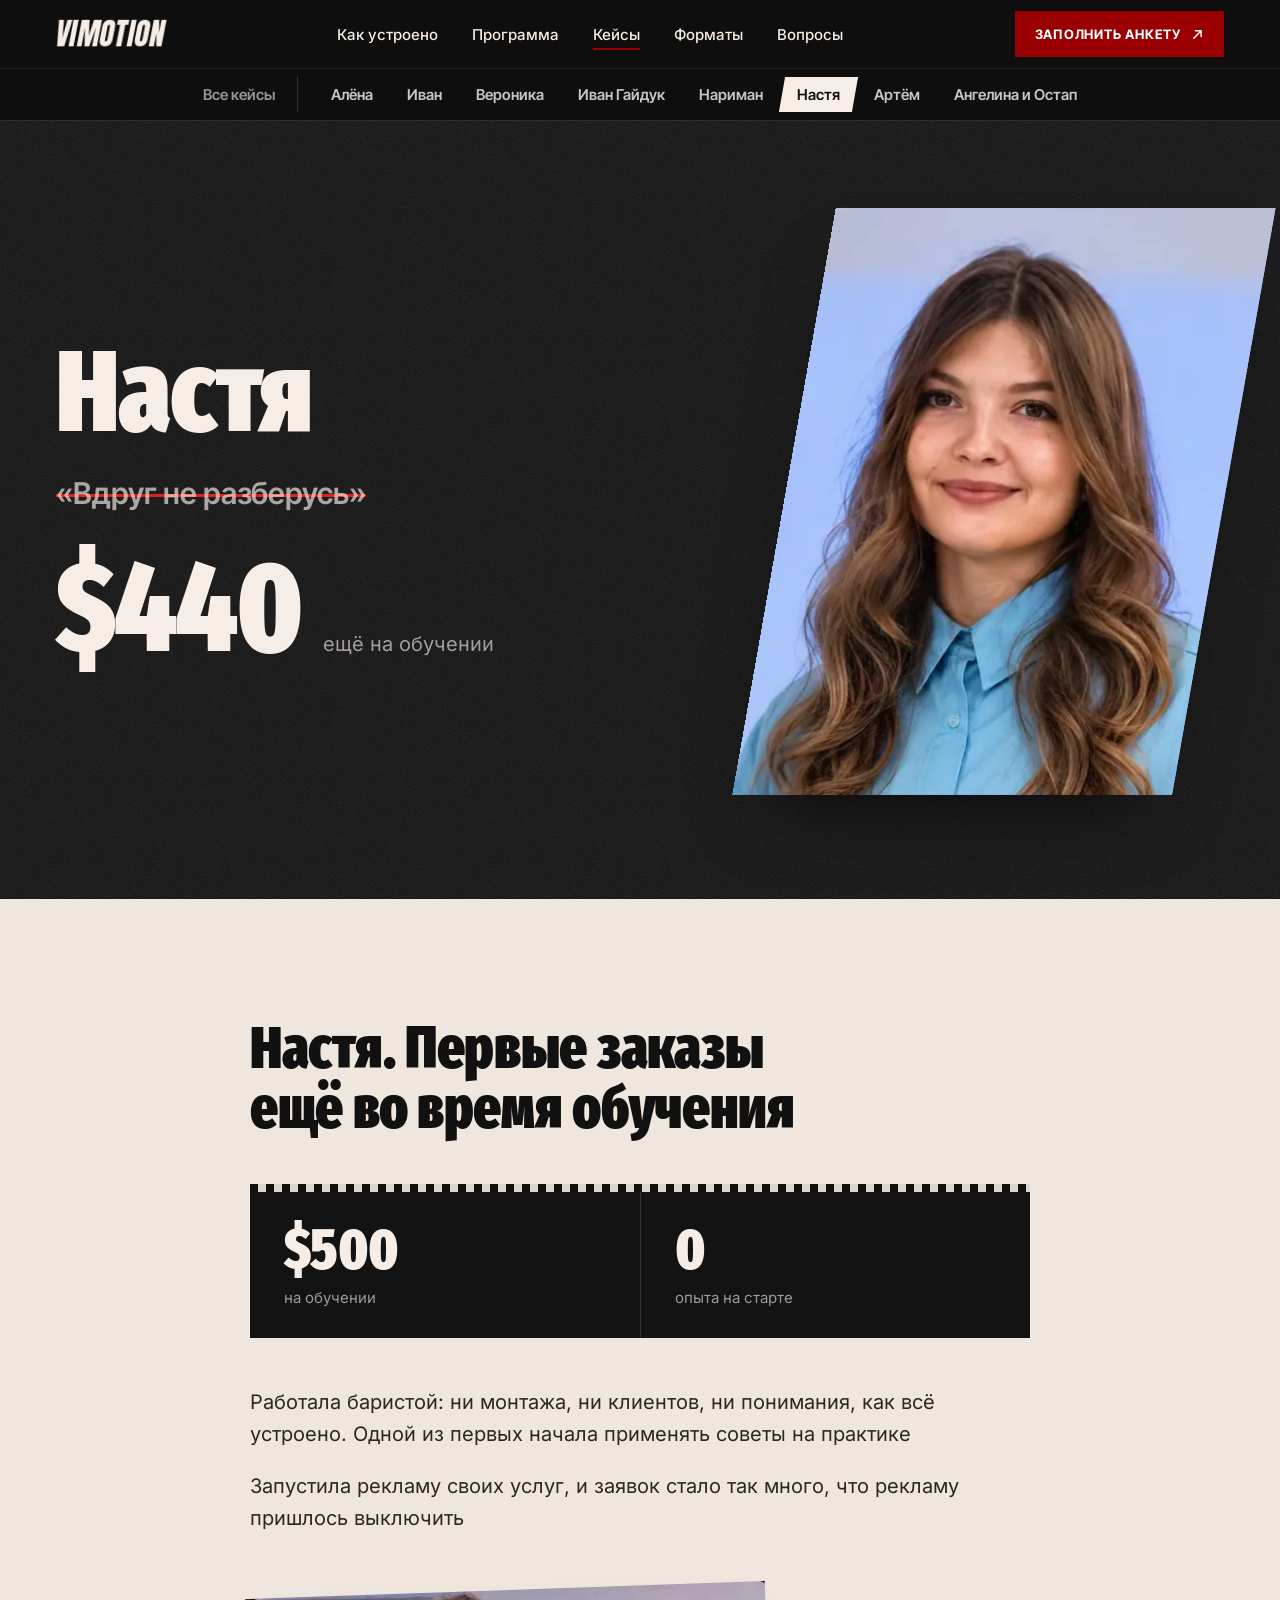
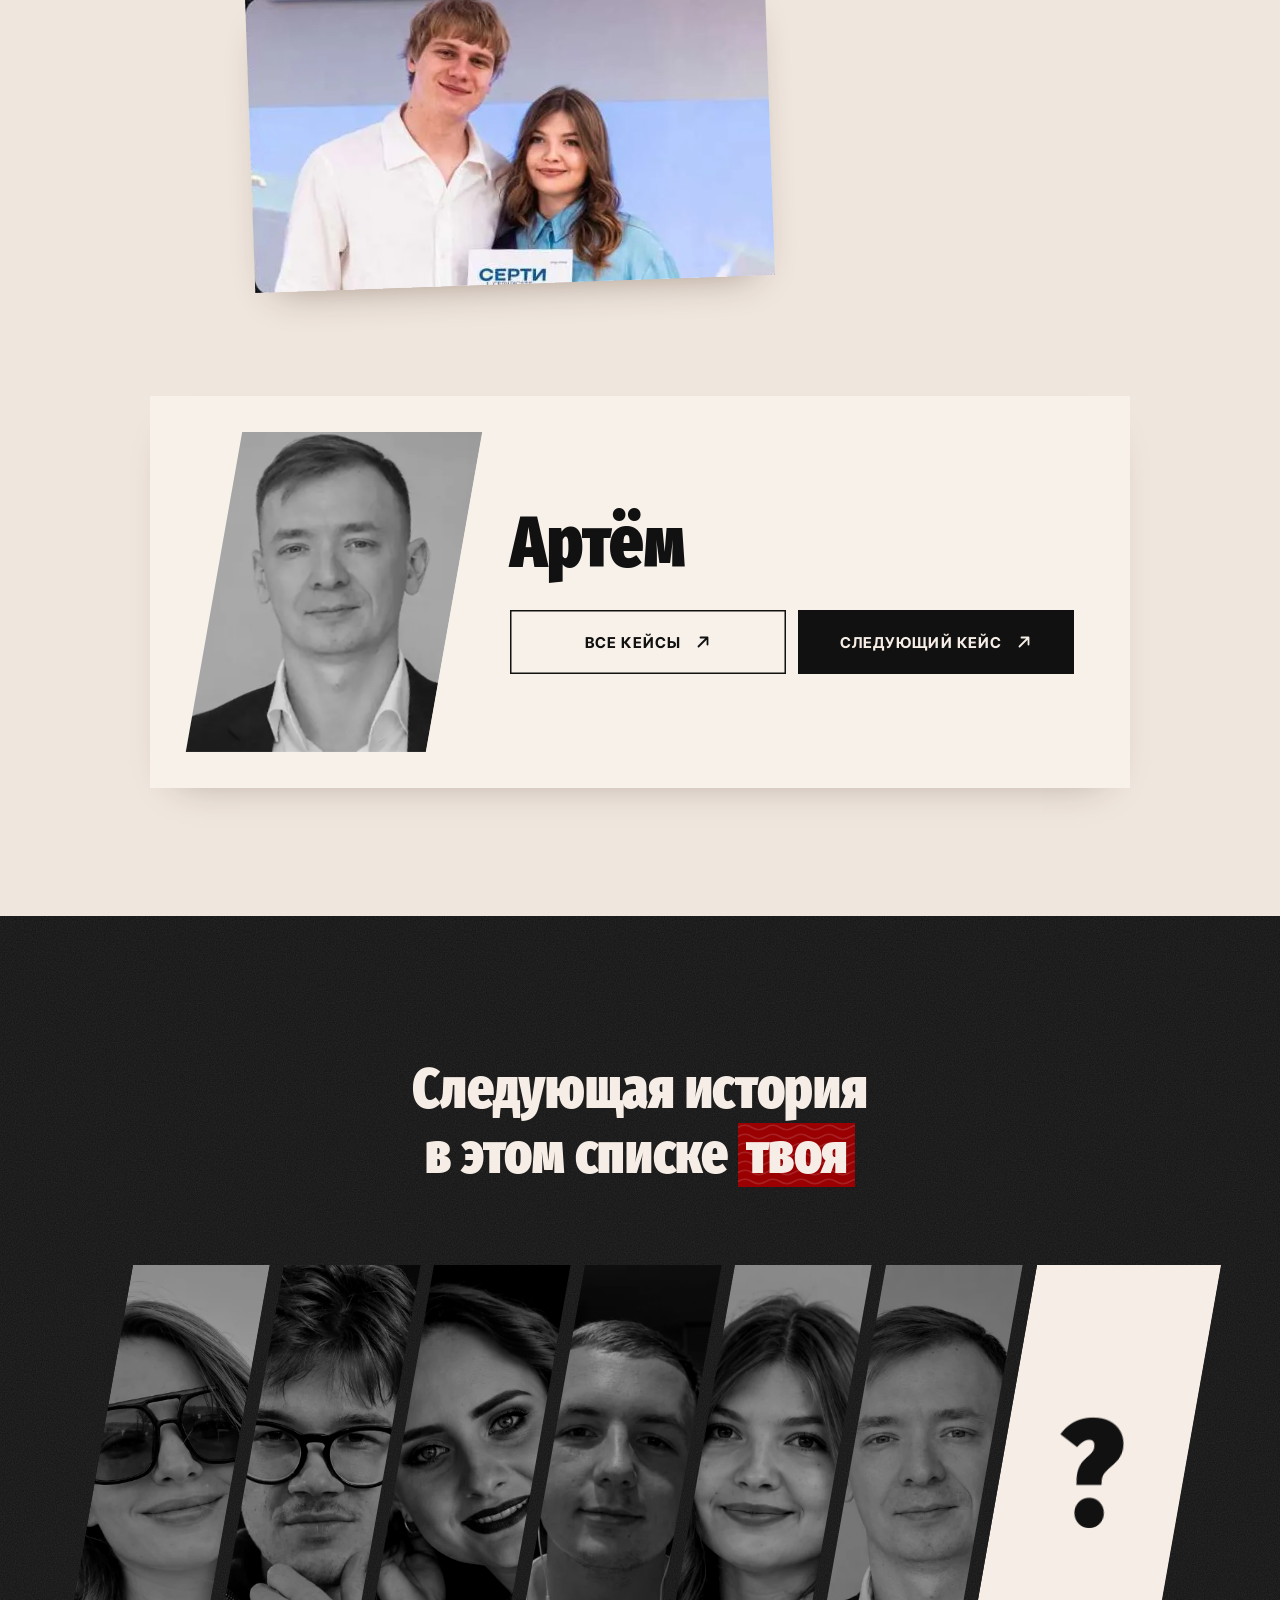
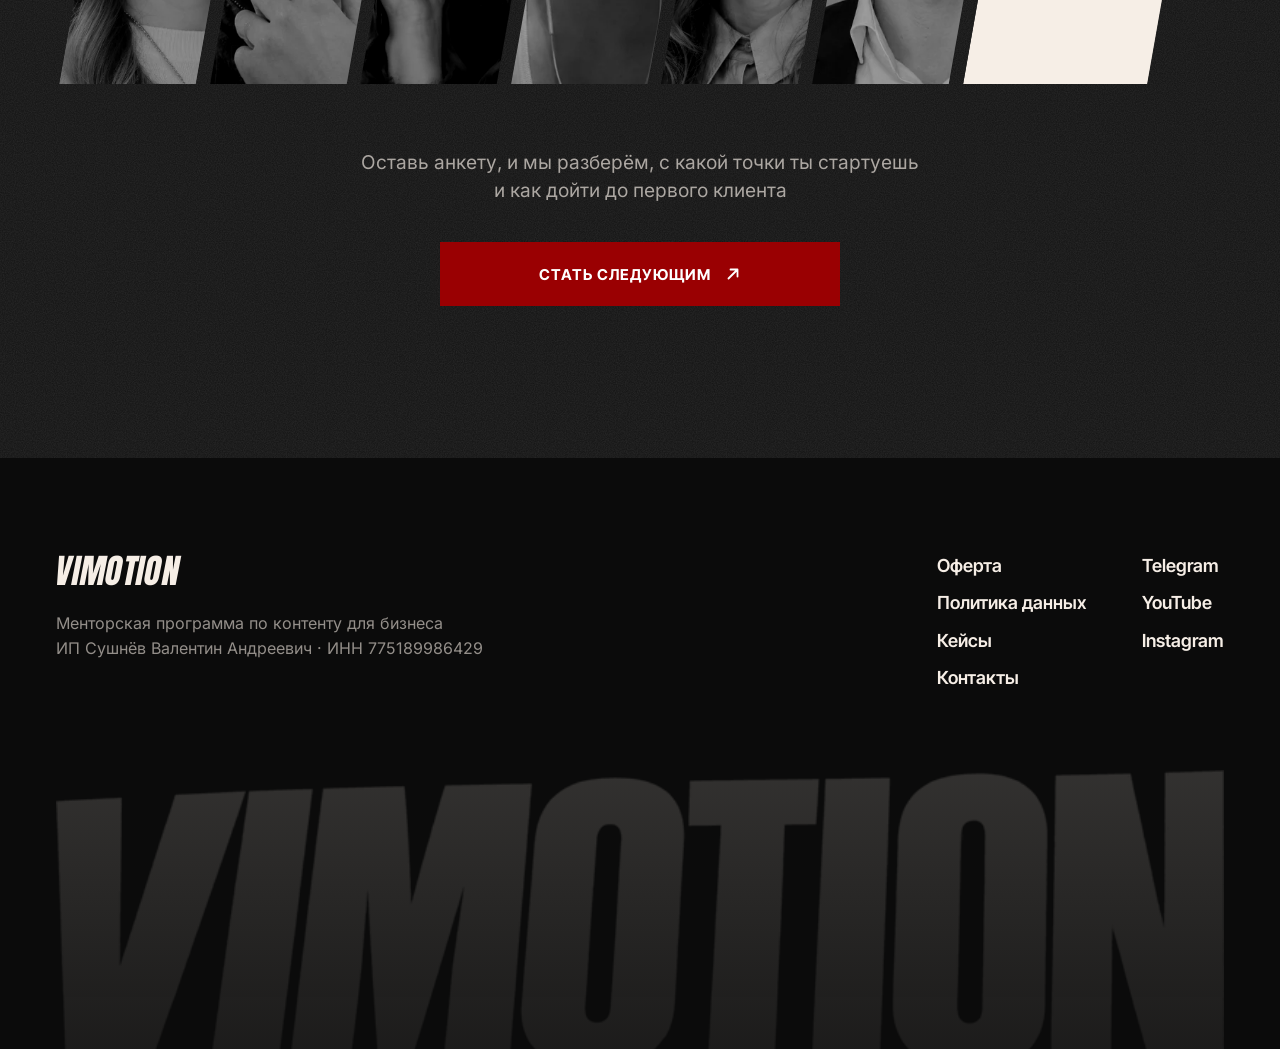
<file: site/case-nastya.html>
<!doctype html>
<html lang="ru">
<head>
<meta charset="utf-8">
<meta name="viewport" content="width=device-width,initial-scale=1">
<meta name="format-detection" content="telephone=no,email=no,address=no">
<script>(function(){var r=document.documentElement;function s(){r.style.setProperty('--vhl',innerHeight+'px')}s();addEventListener('resize',s);
if(!matchMedia('(prefers-reduced-motion: reduce)').matches)r.classList.add('anim')})();</script>
<title>Настя: кейс ученика ViMotion</title>
<meta name="description" content="Настя. Первые заказы ещё во время обучения">
<meta name="theme-color" content="#EFE6DE">
<link rel="icon" href="data:,">
<link rel="preload" href="fonts/fira-xc-900.woff2" as="font" type="font/woff2" crossorigin>
<link rel="preload" href="fonts/inter-cyrillic-400-normal.woff2" as="font" type="font/woff2" crossorigin>
<link rel="stylesheet" href="styles/fonts.css?v=20261120m">
<link rel="stylesheet" href="styles/tokens.css?v=20261120m">
<link rel="stylesheet" href="styles/blocks/00-header.css?v=20261120m">
<link rel="stylesheet" href="styles/blocks/19-final.css?v=20261120m">
<link rel="stylesheet" href="styles/blocks/20-footer.css?v=20261120m">
<link rel="stylesheet" href="styles/pages/cases.css?v=20261120m">
<script src="scripts/menu.js?v=20261120m" defer></script>
<script src="scripts/nowidow.js?v=20261120m" defer></script>
<script src="scripts/cases.js?v=20261120m" defer></script>
<script src="scripts/final.js?v=20261120m" defer></script>
</head>
<body class="pg-cases pg-case">

<header class="hdr">
  <a class="logo" href="index.html">VIMOTION</a>
  <nav class="nav" id="nav" aria-label="Разделы"><a href="index.html#how">Как устроено</a><a href="index.html#route">Программа</a><a href="cases.html" class="is-cur" aria-current="page">Кейсы</a><a href="index.html#formats">Форматы</a><a href="index.html#faq">Вопросы</a></nav>
  <div class="hdr-right">
    <a class="btn btn-line" href="https://vi-motion.pro/quiz/"><span class="bt">Заполнить анкету</span><svg viewBox="0 0 16 16" fill="none" stroke="currentColor" stroke-width="1.8" stroke-linecap="round" stroke-linejoin="round" aria-hidden="true"><path d="M3.5 12.5l9-9M5.5 3.5h7v7"/></svg></a>
    <button class="burger" type="button" aria-label="Меню" aria-expanded="false" aria-controls="nav"><i></i></button>
  </div>
</header>

<!-- Переключатель кейсов: закреплён под шапкой с самого начала, переход сразу на страницу человека -->
<nav class="cx-bar" aria-label="Кейсы учеников"><div class="cx-bar-in"><a class="cx-all" href="cases.html">Все кейсы</a><a href="case-alena.html">Алёна</a><a href="case-ivan.html">Иван</a><a href="case-veronika.html">Вероника</a><a href="case-gaiduk.html">Иван Гайдук</a><a href="case-nariman.html">Нариман</a><a href="case-nastya.html" class="is-cur" aria-current="page">Настя</a><a href="case-artem.html">Артём</a><a href="case-angelina-ostap.html">Ангелина и Остап</a></div></nav>

<main>

<!-- Кейс. Первый экран: сомнение зачёркивается, загорается результат -->
<section class="cx-hero" data-hdr="dark" aria-labelledby="cx-name">
  <div class="cx-hero-in">
    <div class="cx-hero-tx">
      <h1 class="cx-name" id="cx-name">Настя</h1>
      <p class="cx-doubt"><span class="st-line">«Вдруг не разберусь»</span></p>
      <p class="cx-res"><b data-count>$500</b><span>ещё на обучении</span></p>
    </div>
    <div class="cx-hero-ph"><span class="ph-k"><img src="img/stories/nastya-600.webp?v=20261120m" srcset="img/stories/nastya-400.webp?v=20261120m 400w, img/stories/nastya-600.webp?v=20261120m 600w, img/stories/nastya-900.webp?v=20261120m 900w" sizes="(max-width:720px) 80vw, 460px" width="900" height="1200" alt="Настя" fetchpriority="high" decoding="async"></span></div>
  </div>
</section>

<!-- Кейс. История -->
<article class="cx-story" aria-labelledby="cx-h">
  <div class="cx-in">
    <h2 class="cx-h" id="cx-h">Настя. Первые заказы ещё во время обучения</h2>
    <ul class="cx-nums"><li><b>$500</b><span>на обучении</span></li><li><b>0</b><span>опыта на старте</span></li></ul>
    <div class="cx-body"><p>Работала баристой: ни монтажа, ни клиентов, ни понимания, как всё устроено. Одной из первых начала применять советы на практике</p><p>Запустила рекламу своих услуг, и заявок стало так много, что рекламу пришлось выключить</p></div>
    <div class="cx-qe has-ev"><ul class="cx-ev"><li><button class="cx-z" type="button" aria-label="Увеличить: Настя с сертификатом выпускника ViMotion"><img src="img/cases/nastya-grad.webp?v=20261120m" width="627" height="354" alt="Настя с сертификатом выпускника ViMotion" loading="lazy" decoding="async"></button></li></ul></div>
  </div>
</article>

<!-- Кейс. Следующий: карточка целиком ведёт на следующего, рядом «Все кейсы» (второстепенная слева, основная справа) -->
<section class="cx-next" aria-label="Следующий кейс">
  <div class="cx-next-card">
    <span class="cx-next-ph"><span class="ph-k"><img src="img/cases/artem-600.webp?v=20261120m" srcset="img/cases/artem-400.webp?v=20261120m 400w, img/cases/artem-600.webp?v=20261120m 600w, img/cases/artem-900.webp?v=20261120m 900w" sizes="(max-width:720px) 40vw, 280px" width="900" height="1200" alt="" loading="lazy" decoding="async"></span></span>
    <span class="cx-next-tx">
      <span class="cx-next-nm">Артём</span>
      
      <span class="cx-next-acts"><a class="btn btn-o" href="cases.html"><span class="bt">Все кейсы</span><svg viewBox="0 0 16 16" fill="none" stroke="currentColor" stroke-width="1.8" stroke-linecap="round" stroke-linejoin="round" aria-hidden="true"><path d="M3.5 12.5l9-9M5.5 3.5h7v7"/></svg></a><a class="btn btn-k cx-next-go" href="case-artem.html"><span class="bt">Следующий кейс</span><svg viewBox="0 0 16 16" fill="none" stroke="currentColor" stroke-width="1.8" stroke-linecap="round" stroke-linejoin="round" aria-hidden="true"><path d="M3.5 12.5l9-9M5.5 3.5h7v7"/></svg></a></span>
    </span>
  </div>
</section>

<!-- Блок 19. Финал -->
<section class="fn" id="final" data-hdr="dark" aria-labelledby="fn-h">
  <div class="fn-in">
    <h2 class="h2 fn-h" id="fn-h">Следующая история в&nbsp;этом списке <span class="hl">твоя</span></h2>
    <ul class="fn-row">
      <li class="fn-it" style="--i:0"><img src="img/people/alena.webp" srcset="img/people/alena-260.webp?v=20261121a 260w, img/people/alena.webp 480w" sizes="(max-width:720px) 170px, 340px" width="480" height="640" alt="Алёна" loading="lazy" decoding="async"></li>
      <li class="fn-it" style="--i:1"><img src="img/people/gaiduk.webp" srcset="img/people/gaiduk-260.webp?v=20261121a 260w, img/people/gaiduk.webp 480w" sizes="(max-width:720px) 170px, 340px" width="480" height="640" alt="Иван Гайдук" loading="lazy" decoding="async"></li>
      <li class="fn-it" style="--i:2"><img src="img/people/veronika.webp" srcset="img/people/veronika-260.webp?v=20261121a 260w, img/people/veronika.webp 480w" sizes="(max-width:720px) 170px, 340px" width="480" height="640" alt="Вероника" loading="lazy" decoding="async"></li>
      <li class="fn-it" style="--i:3"><img src="img/people/ivan.webp" srcset="img/people/ivan-260.webp?v=20261121a 260w, img/people/ivan.webp 480w" sizes="(max-width:720px) 170px, 340px" width="480" height="640" alt="Иван" loading="lazy" decoding="async"></li>
      <li class="fn-it" style="--i:4"><img src="img/people/nastya.webp" srcset="img/people/nastya-260.webp?v=20261121a 260w, img/people/nastya.webp 480w" sizes="(max-width:720px) 170px, 340px" width="480" height="640" alt="Настя" loading="lazy" decoding="async"></li>
      <li class="fn-it" style="--i:5"><img src="img/people/artem.webp" srcset="img/people/artem-260.webp?v=20261121a 260w, img/people/artem.webp 480w" sizes="(max-width:720px) 170px, 340px" width="480" height="640" alt="Артём" loading="lazy" decoding="async"></li>
      <li class="fn-it fn-qi" style="--i:6"><a class="fn-q" href="https://vi-motion.pro/quiz/" tabindex="-1" aria-hidden="true"><span>?</span></a></li>
    </ul>
    <p class="fn-sub">Оставь анкету, и мы разберём, с какой точки ты стартуешь и как дойти до первого клиента</p>
    <a class="btn" href="https://vi-motion.pro/quiz/"><span class="bt">Стать следующим</span><svg viewBox="0 0 16 16" fill="none" stroke="currentColor" stroke-width="1.8" stroke-linecap="round" stroke-linejoin="round" aria-hidden="true"><path d="M3.5 12.5l9-9M5.5 3.5h7v7"/></svg></a>
  </div>
</section>

</main>

<!-- Подвал -->
<footer class="ft" id="siteFoot" data-hdr="dark">
  <div class="ft-in">
    <div>
      <a class="ft-logo" href="index.html">VIMOTION</a>
      <p class="ft-d">Менторская программа по контенту для бизнеса<br>ИП Сушнёв Валентин Андреевич · ИНН&nbsp;775189986429</p>
    </div>
    <nav class="ft-nav" aria-label="Документы и контакты"><a href="#">Оферта</a><a href="#">Политика данных</a><a href="cases.html">Кейсы</a><a href="#">Контакты</a><a href="https://t.me/way_toyoutube">Telegram</a><a href="#">YouTube</a><a href="#">Instagram</a></nav>
  </div>
  <div class="ft-wm" aria-hidden="true"></div>
</footer>

<div class="cs-lb" id="cs-lb" hidden><button class="cs-lb-x" type="button" aria-label="Закрыть"><i></i></button><img alt=""></div>

<script>/* Только для демо на GitHub Pages: кнопки ведут на анкету из этой же папки (quiz/). На боевом сайте не срабатывает */
(function(){if(!/\.github\.io$/.test(location.hostname))return;
var q=location.search;[].forEach.call(document.querySelectorAll('a[href^="https://vi-motion.pro/quiz/"]'),function(a){a.href='quiz/'+q})})();</script>
</body>
</html>
</file>
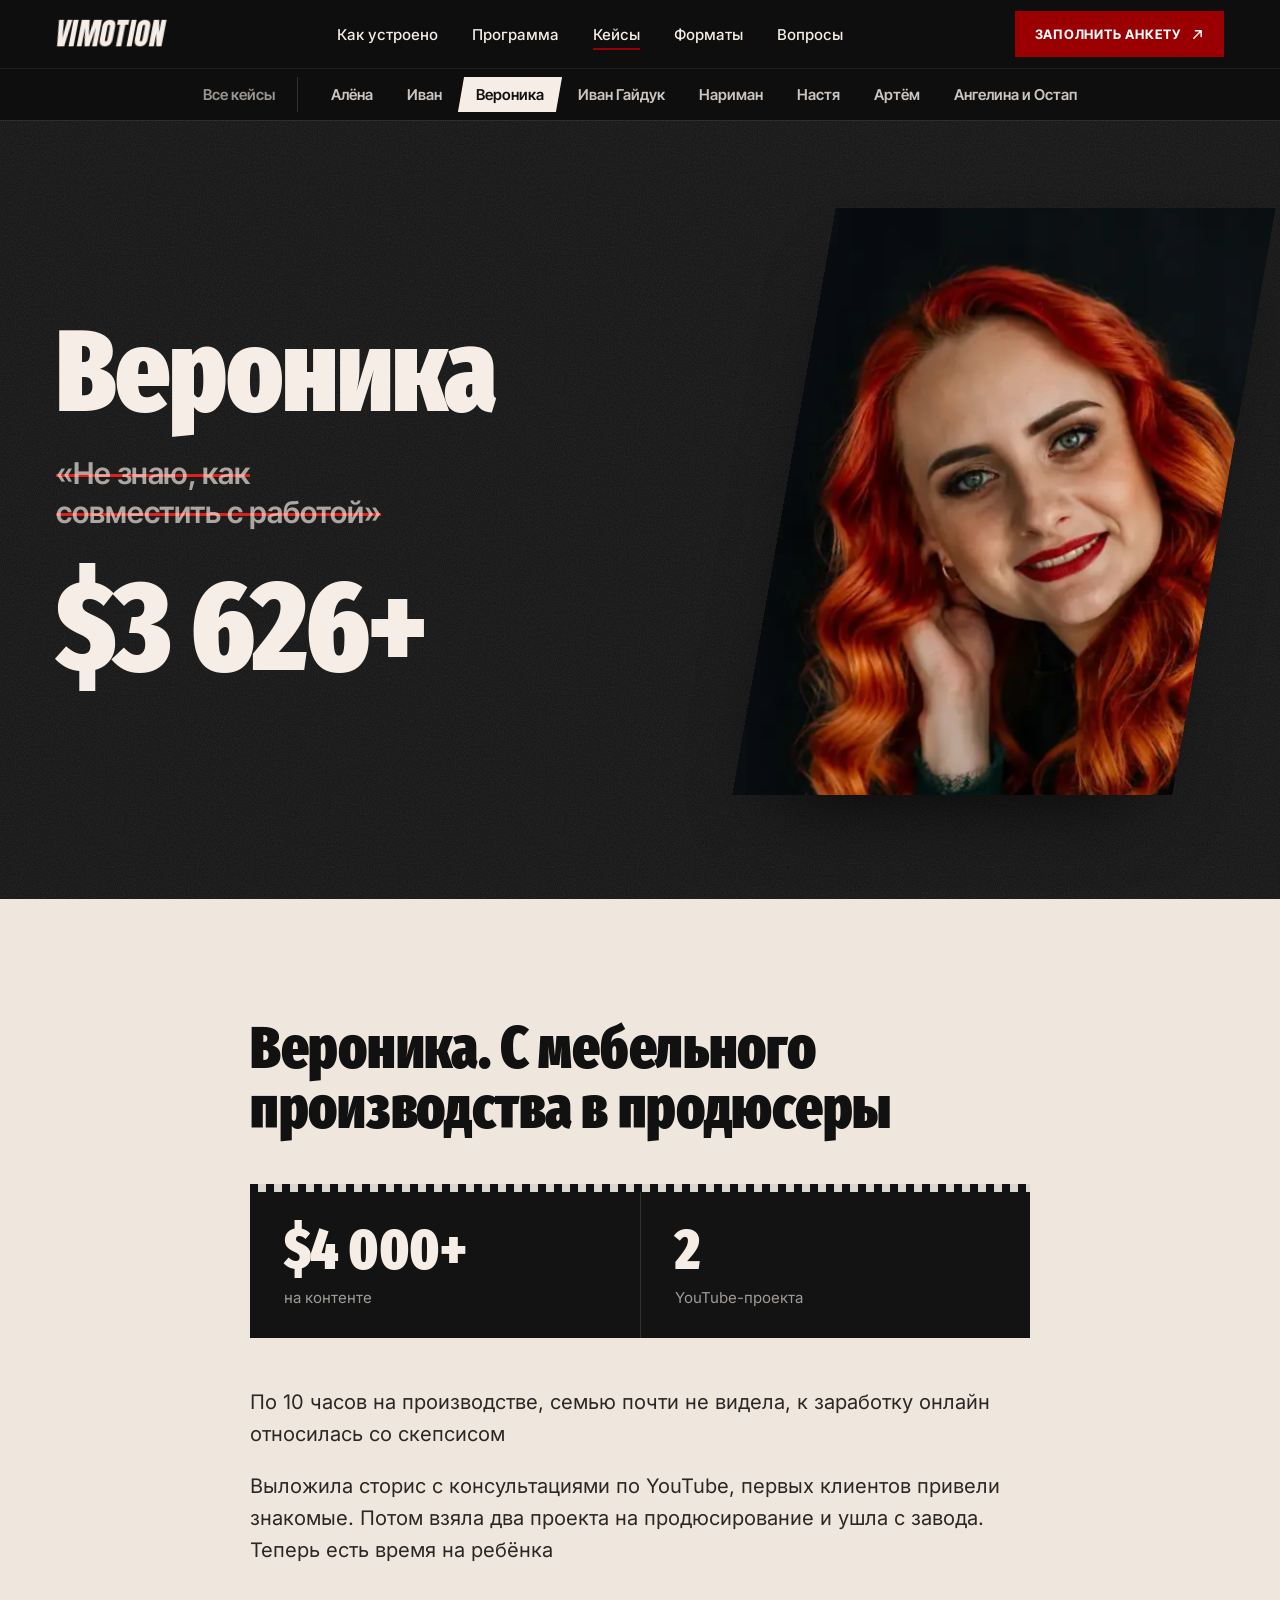
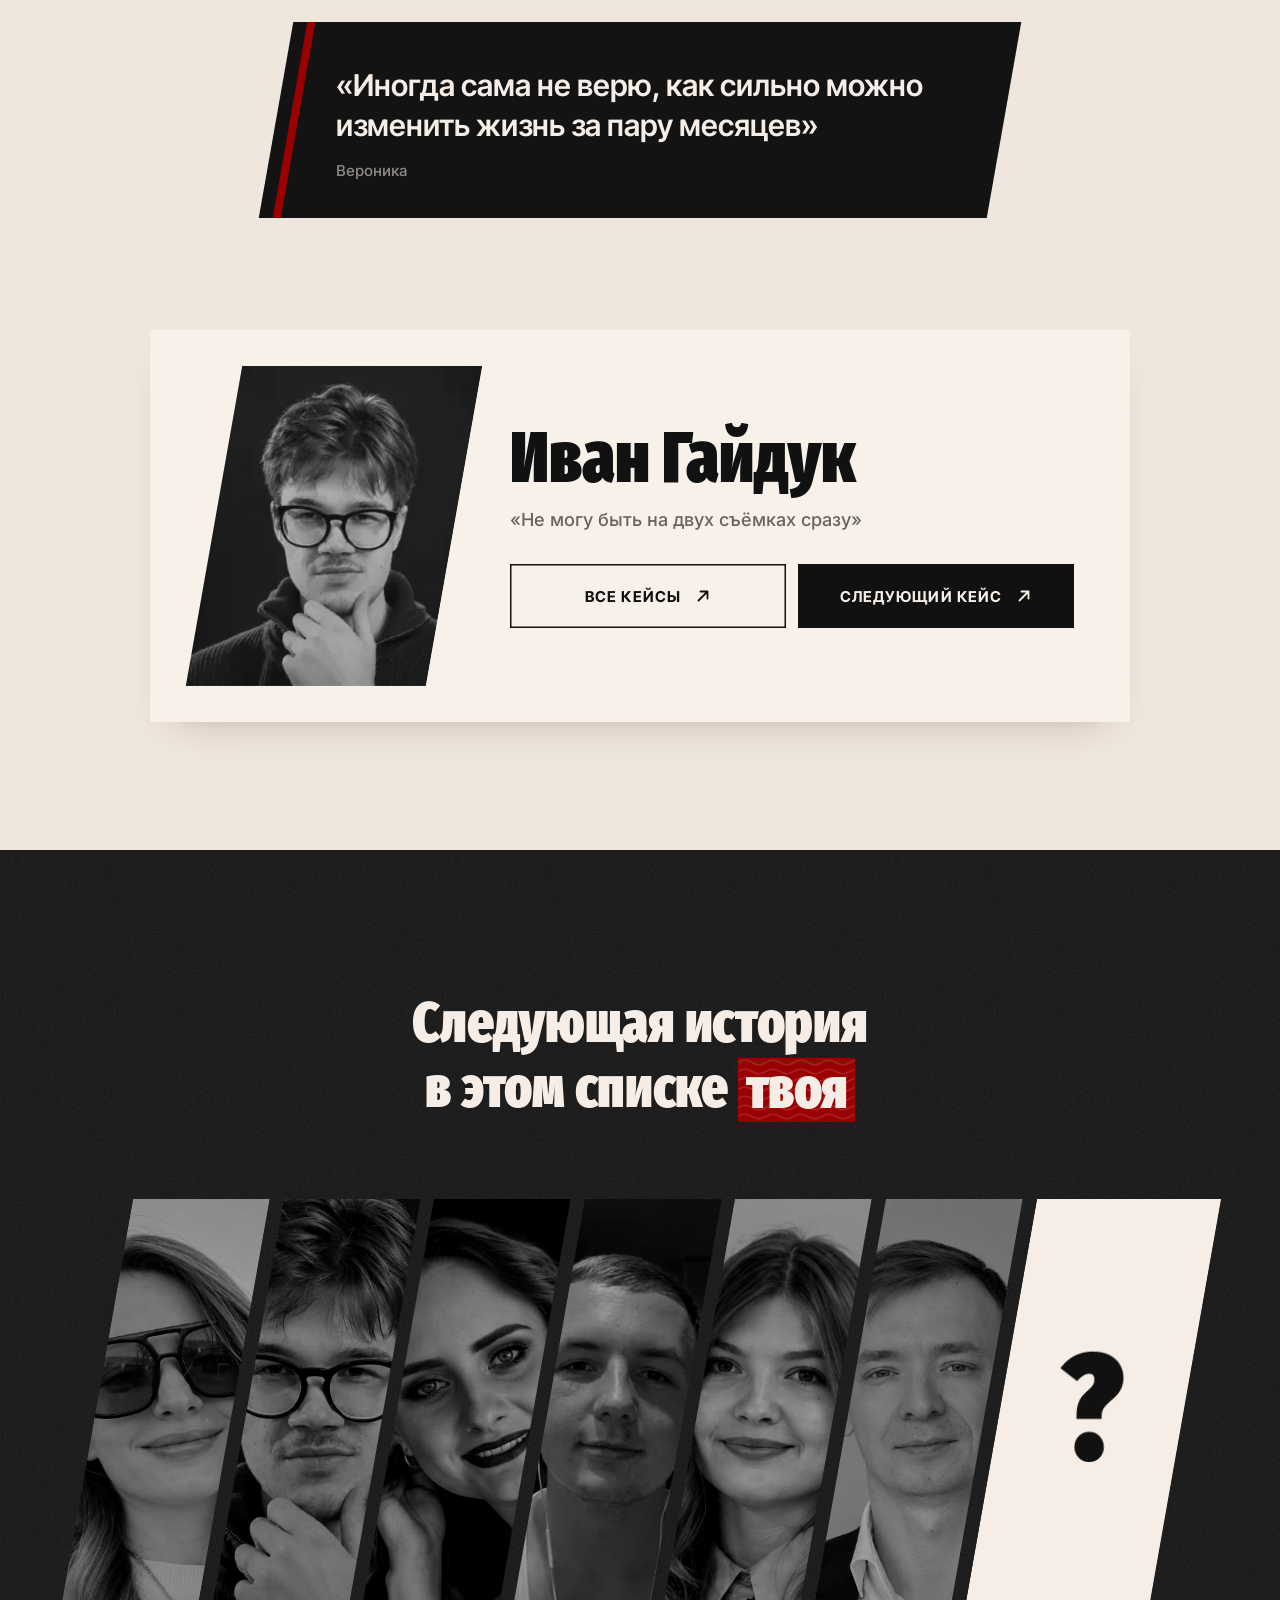
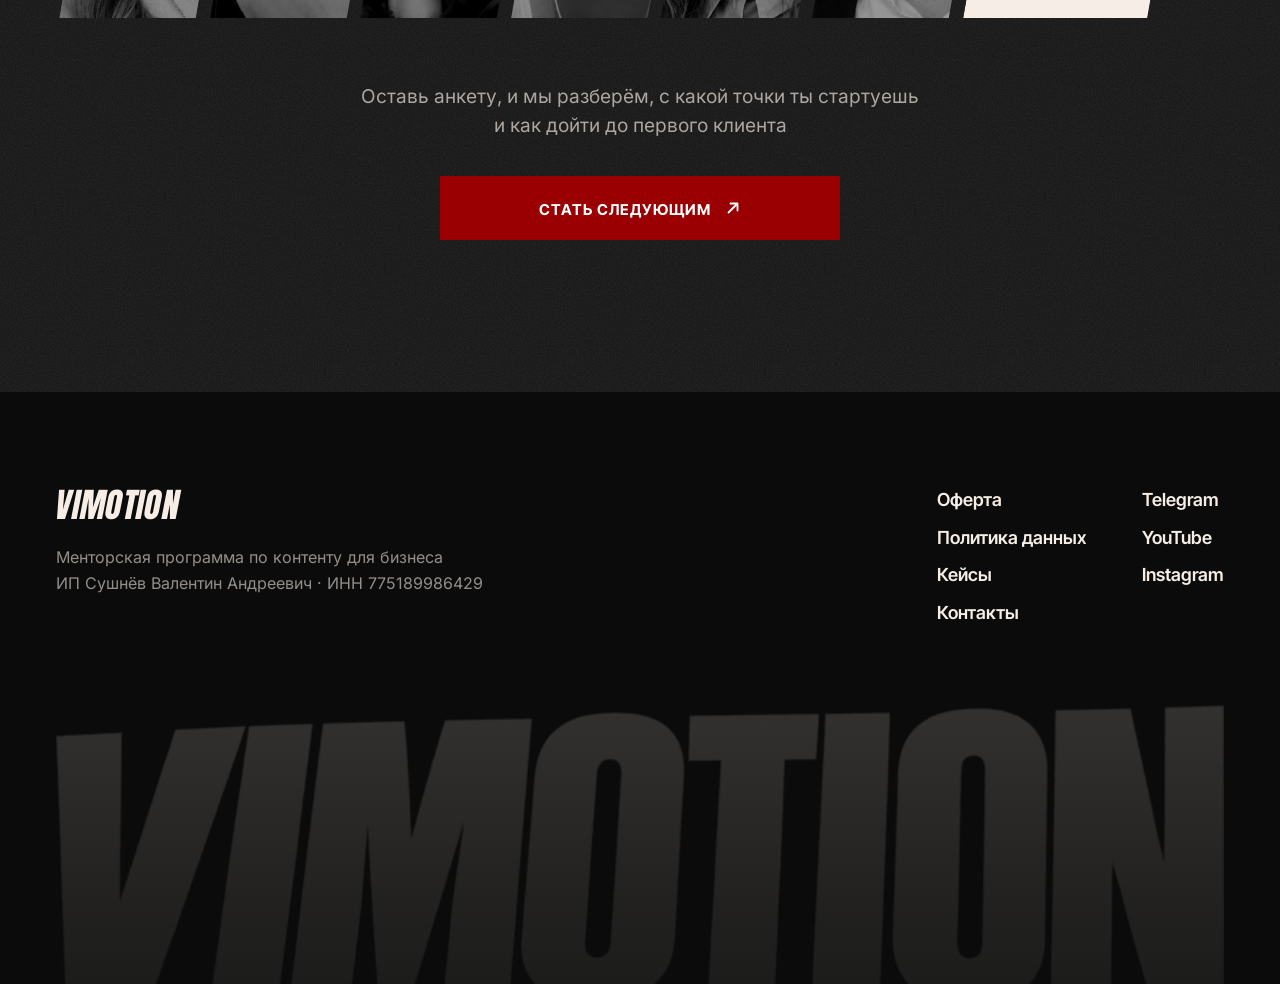
<file: site/case-veronika.html>
<!doctype html>
<html lang="ru">
<head>
<meta charset="utf-8">
<meta name="viewport" content="width=device-width,initial-scale=1">
<meta name="format-detection" content="telephone=no,email=no,address=no">
<script>(function(){var r=document.documentElement;function s(){r.style.setProperty('--vhl',innerHeight+'px')}s();addEventListener('resize',s);
if(!matchMedia('(prefers-reduced-motion: reduce)').matches)r.classList.add('anim')})();</script>
<title>Вероника: кейс ученика ViMotion</title>
<meta name="description" content="Вероника. С мебельного производства в продюсеры">
<meta name="theme-color" content="#EFE6DE">
<link rel="icon" href="data:,">
<link rel="preload" href="fonts/fira-xc-900.woff2" as="font" type="font/woff2" crossorigin>
<link rel="preload" href="fonts/inter-cyrillic-400-normal.woff2" as="font" type="font/woff2" crossorigin>
<link rel="stylesheet" href="styles/fonts.css?v=20261120m">
<link rel="stylesheet" href="styles/tokens.css?v=20261120m">
<link rel="stylesheet" href="styles/blocks/00-header.css?v=20261120m">
<link rel="stylesheet" href="styles/blocks/19-final.css?v=20261120m">
<link rel="stylesheet" href="styles/blocks/20-footer.css?v=20261120m">
<link rel="stylesheet" href="styles/pages/cases.css?v=20261120m">
<script src="scripts/menu.js?v=20261120m" defer></script>
<script src="scripts/nowidow.js?v=20261120m" defer></script>
<script src="scripts/cases.js?v=20261120m" defer></script>
<script src="scripts/final.js?v=20261120m" defer></script>
</head>
<body class="pg-cases pg-case">

<header class="hdr">
  <a class="logo" href="index.html">VIMOTION</a>
  <nav class="nav" id="nav" aria-label="Разделы"><a href="index.html#how">Как устроено</a><a href="index.html#route">Программа</a><a href="cases.html" class="is-cur" aria-current="page">Кейсы</a><a href="index.html#formats">Форматы</a><a href="index.html#faq">Вопросы</a></nav>
  <div class="hdr-right">
    <a class="btn btn-line" href="https://vi-motion.pro/quiz/"><span class="bt">Заполнить анкету</span><svg viewBox="0 0 16 16" fill="none" stroke="currentColor" stroke-width="1.8" stroke-linecap="round" stroke-linejoin="round" aria-hidden="true"><path d="M3.5 12.5l9-9M5.5 3.5h7v7"/></svg></a>
    <button class="burger" type="button" aria-label="Меню" aria-expanded="false" aria-controls="nav"><i></i></button>
  </div>
</header>

<!-- Переключатель кейсов: закреплён под шапкой с самого начала, переход сразу на страницу человека -->
<nav class="cx-bar" aria-label="Кейсы учеников"><div class="cx-bar-in"><a class="cx-all" href="cases.html">Все кейсы</a><a href="case-alena.html">Алёна</a><a href="case-ivan.html">Иван</a><a href="case-veronika.html" class="is-cur" aria-current="page">Вероника</a><a href="case-gaiduk.html">Иван Гайдук</a><a href="case-nariman.html">Нариман</a><a href="case-nastya.html">Настя</a><a href="case-artem.html">Артём</a><a href="case-angelina-ostap.html">Ангелина и Остап</a></div></nav>

<main>

<!-- Кейс. Первый экран: сомнение зачёркивается, загорается результат -->
<section class="cx-hero" data-hdr="dark" aria-labelledby="cx-name">
  <div class="cx-hero-in">
    <div class="cx-hero-tx">
      <h1 class="cx-name" id="cx-name">Вероника</h1>
      <p class="cx-doubt"><span class="st-line">«Не знаю, как совместить с работой»</span></p>
      <p class="cx-res"><b data-count>$4&nbsp;000+</b></p>
    </div>
    <div class="cx-hero-ph"><span class="ph-k"><img src="img/stories/veronika-600.webp?v=20261120m" srcset="img/stories/veronika-400.webp?v=20261120m 400w, img/stories/veronika-600.webp?v=20261120m 600w, img/stories/veronika-900.webp?v=20261120m 900w" sizes="(max-width:720px) 80vw, 460px" width="900" height="1200" alt="Вероника" fetchpriority="high" decoding="async"></span></div>
  </div>
</section>

<!-- Кейс. История -->
<article class="cx-story" aria-labelledby="cx-h">
  <div class="cx-in">
    <h2 class="cx-h" id="cx-h">Вероника. С мебельного производства в продюсеры</h2>
    <ul class="cx-nums"><li><b>$4&nbsp;000+</b><span>на контенте</span></li><li><b>2</b><span>YouTube-проекта</span></li></ul>
    <div class="cx-body"><p>По 10 часов на производстве, семью почти не видела, к заработку онлайн относилась со скепсисом</p><p>Выложила сторис с консультациями по YouTube, первых клиентов привели знакомые. Потом взяла два проекта на продюсирование и ушла с завода. Теперь есть время на ребёнка</p></div>
    <div class="cx-qe has-q"><blockquote class="cx-q"><p>Иногда сама не верю, как сильно можно изменить жизнь за пару месяцев</p><cite>Вероника</cite></blockquote></div>
  </div>
</article>

<!-- Кейс. Следующий: карточка целиком ведёт на следующего, рядом «Все кейсы» (второстепенная слева, основная справа) -->
<section class="cx-next" aria-label="Следующий кейс">
  <div class="cx-next-card">
    <span class="cx-next-ph"><span class="ph-k"><img src="img/stories/gaiduk-600.webp?v=20261120m" srcset="img/stories/gaiduk-400.webp?v=20261120m 400w, img/stories/gaiduk-600.webp?v=20261120m 600w, img/stories/gaiduk-900.webp?v=20261120m 900w" sizes="(max-width:720px) 40vw, 280px" width="900" height="1200" alt="" loading="lazy" decoding="async"></span></span>
    <span class="cx-next-tx">
      <span class="cx-next-nm">Иван Гайдук</span>
      <span class="cx-next-dq">«Не могу быть на двух съёмках сразу»</span>
      <span class="cx-next-acts"><a class="btn btn-o" href="cases.html"><span class="bt">Все кейсы</span><svg viewBox="0 0 16 16" fill="none" stroke="currentColor" stroke-width="1.8" stroke-linecap="round" stroke-linejoin="round" aria-hidden="true"><path d="M3.5 12.5l9-9M5.5 3.5h7v7"/></svg></a><a class="btn btn-k cx-next-go" href="case-gaiduk.html"><span class="bt">Следующий кейс</span><svg viewBox="0 0 16 16" fill="none" stroke="currentColor" stroke-width="1.8" stroke-linecap="round" stroke-linejoin="round" aria-hidden="true"><path d="M3.5 12.5l9-9M5.5 3.5h7v7"/></svg></a></span>
    </span>
  </div>
</section>

<!-- Блок 19. Финал -->
<section class="fn" id="final" data-hdr="dark" aria-labelledby="fn-h">
  <div class="fn-in">
    <h2 class="h2 fn-h" id="fn-h">Следующая история в&nbsp;этом списке <span class="hl">твоя</span></h2>
    <ul class="fn-row">
      <li class="fn-it" style="--i:0"><img src="img/people/alena.webp" srcset="img/people/alena-260.webp?v=20261121a 260w, img/people/alena.webp 480w" sizes="(max-width:720px) 170px, 340px" width="480" height="640" alt="Алёна" loading="lazy" decoding="async"></li>
      <li class="fn-it" style="--i:1"><img src="img/people/gaiduk.webp" srcset="img/people/gaiduk-260.webp?v=20261121a 260w, img/people/gaiduk.webp 480w" sizes="(max-width:720px) 170px, 340px" width="480" height="640" alt="Иван Гайдук" loading="lazy" decoding="async"></li>
      <li class="fn-it" style="--i:2"><img src="img/people/veronika.webp" srcset="img/people/veronika-260.webp?v=20261121a 260w, img/people/veronika.webp 480w" sizes="(max-width:720px) 170px, 340px" width="480" height="640" alt="Вероника" loading="lazy" decoding="async"></li>
      <li class="fn-it" style="--i:3"><img src="img/people/ivan.webp" srcset="img/people/ivan-260.webp?v=20261121a 260w, img/people/ivan.webp 480w" sizes="(max-width:720px) 170px, 340px" width="480" height="640" alt="Иван" loading="lazy" decoding="async"></li>
      <li class="fn-it" style="--i:4"><img src="img/people/nastya.webp" srcset="img/people/nastya-260.webp?v=20261121a 260w, img/people/nastya.webp 480w" sizes="(max-width:720px) 170px, 340px" width="480" height="640" alt="Настя" loading="lazy" decoding="async"></li>
      <li class="fn-it" style="--i:5"><img src="img/people/artem.webp" srcset="img/people/artem-260.webp?v=20261121a 260w, img/people/artem.webp 480w" sizes="(max-width:720px) 170px, 340px" width="480" height="640" alt="Артём" loading="lazy" decoding="async"></li>
      <li class="fn-it fn-qi" style="--i:6"><a class="fn-q" href="https://vi-motion.pro/quiz/" tabindex="-1" aria-hidden="true"><span>?</span></a></li>
    </ul>
    <p class="fn-sub">Оставь анкету, и мы разберём, с какой точки ты стартуешь и как дойти до первого клиента</p>
    <a class="btn" href="https://vi-motion.pro/quiz/"><span class="bt">Стать следующим</span><svg viewBox="0 0 16 16" fill="none" stroke="currentColor" stroke-width="1.8" stroke-linecap="round" stroke-linejoin="round" aria-hidden="true"><path d="M3.5 12.5l9-9M5.5 3.5h7v7"/></svg></a>
  </div>
</section>

</main>

<!-- Подвал -->
<footer class="ft" id="siteFoot" data-hdr="dark">
  <div class="ft-in">
    <div>
      <a class="ft-logo" href="index.html">VIMOTION</a>
      <p class="ft-d">Менторская программа по контенту для бизнеса<br>ИП Сушнёв Валентин Андреевич · ИНН&nbsp;775189986429</p>
    </div>
    <nav class="ft-nav" aria-label="Документы и контакты"><a href="#">Оферта</a><a href="#">Политика данных</a><a href="cases.html">Кейсы</a><a href="#">Контакты</a><a href="https://t.me/way_toyoutube">Telegram</a><a href="#">YouTube</a><a href="#">Instagram</a></nav>
  </div>
  <div class="ft-wm" aria-hidden="true"></div>
</footer>

<div class="cs-lb" id="cs-lb" hidden><button class="cs-lb-x" type="button" aria-label="Закрыть"><i></i></button><img alt=""></div>

<script>/* Только для демо на GitHub Pages: кнопки ведут на анкету из этой же папки (quiz/). На боевом сайте не срабатывает */
(function(){if(!/\.github\.io$/.test(location.hostname))return;
var q=location.search;[].forEach.call(document.querySelectorAll('a[href^="https://vi-motion.pro/quiz/"]'),function(a){a.href='quiz/'+q})})();</script>
</body>
</html>
</file>
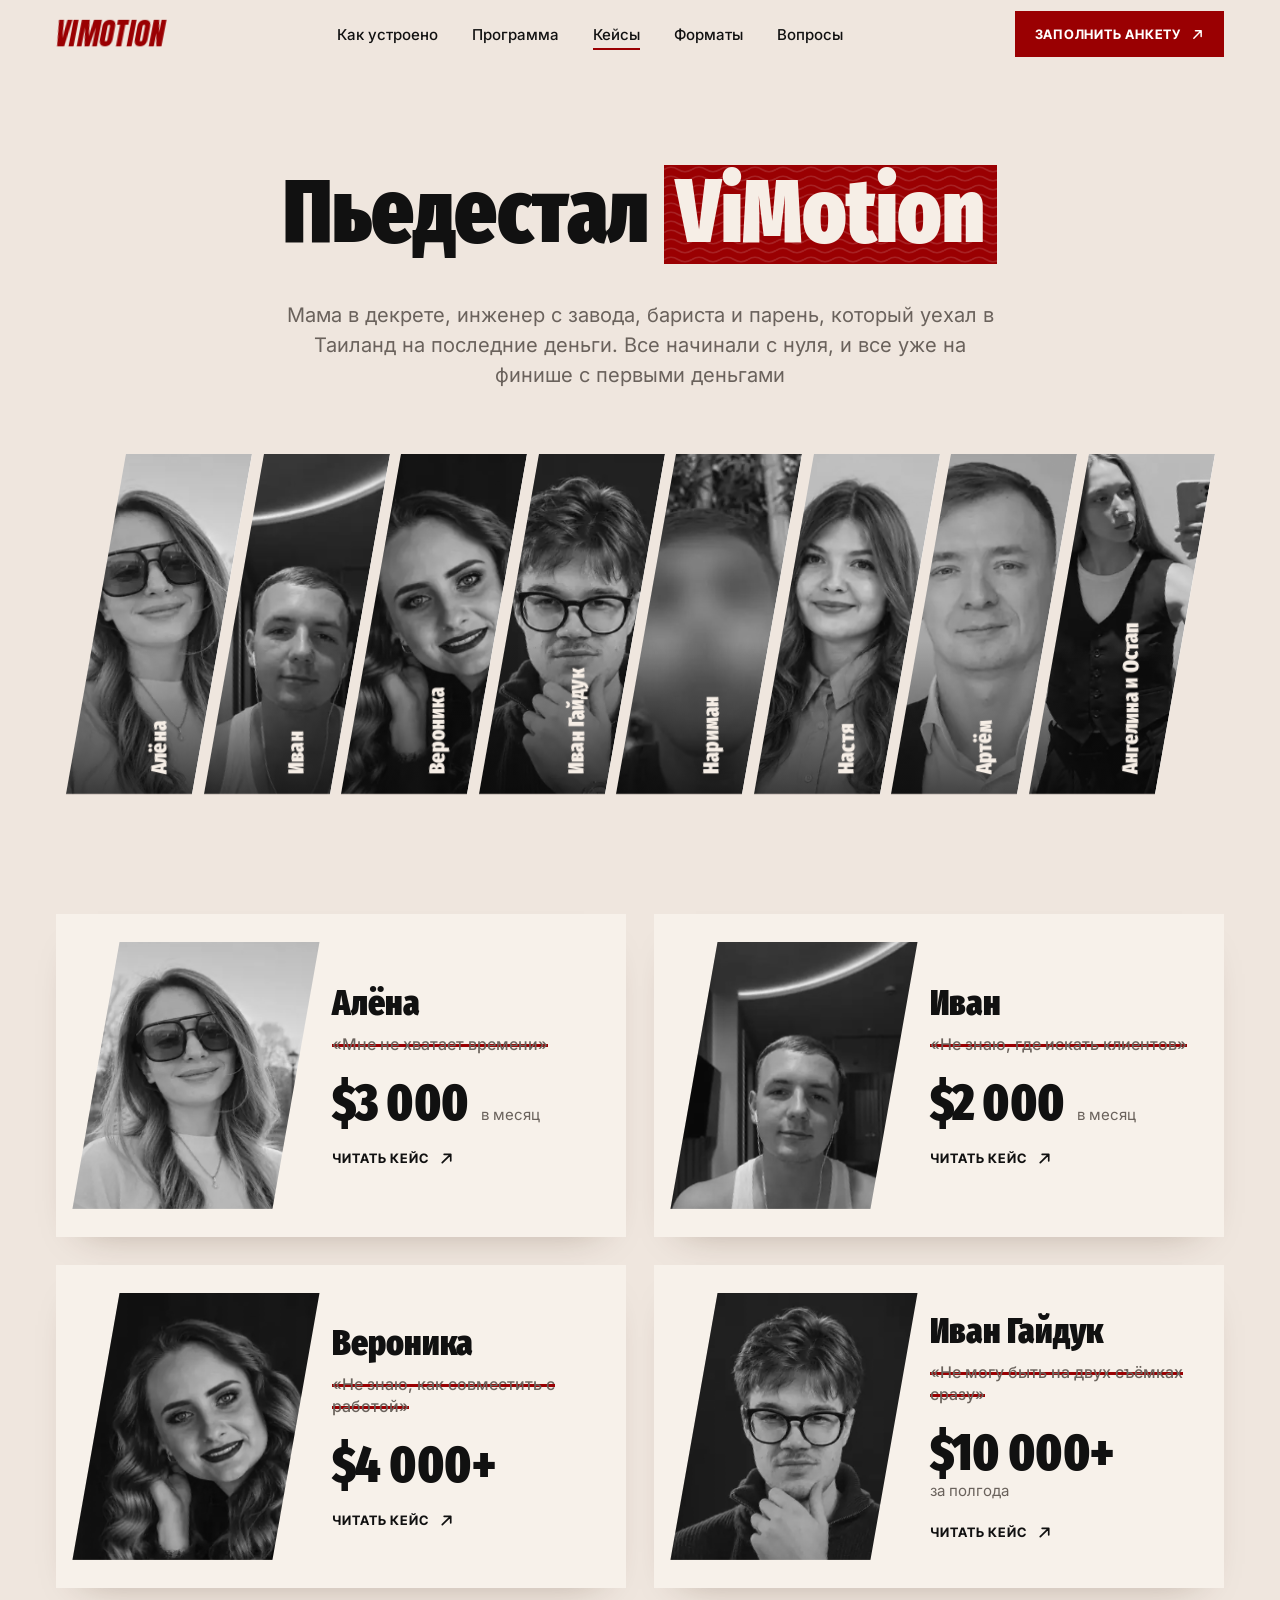
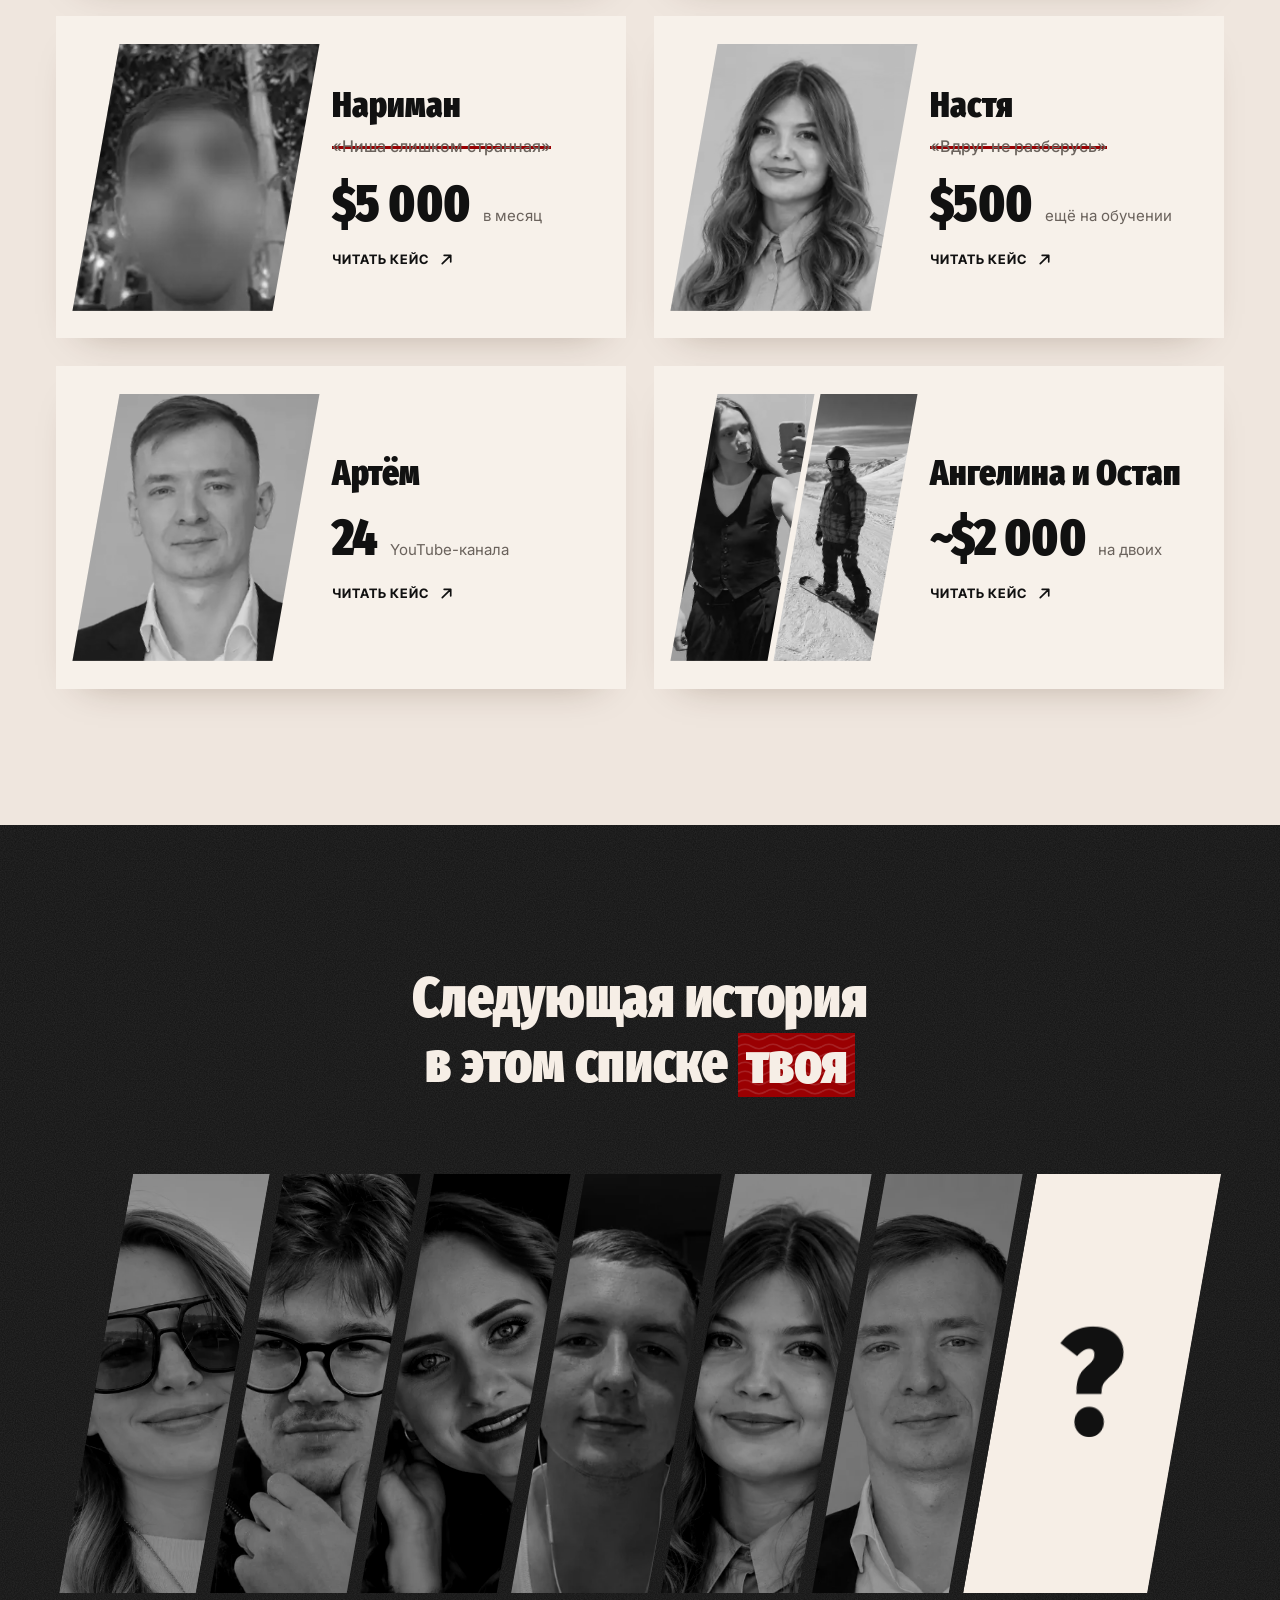
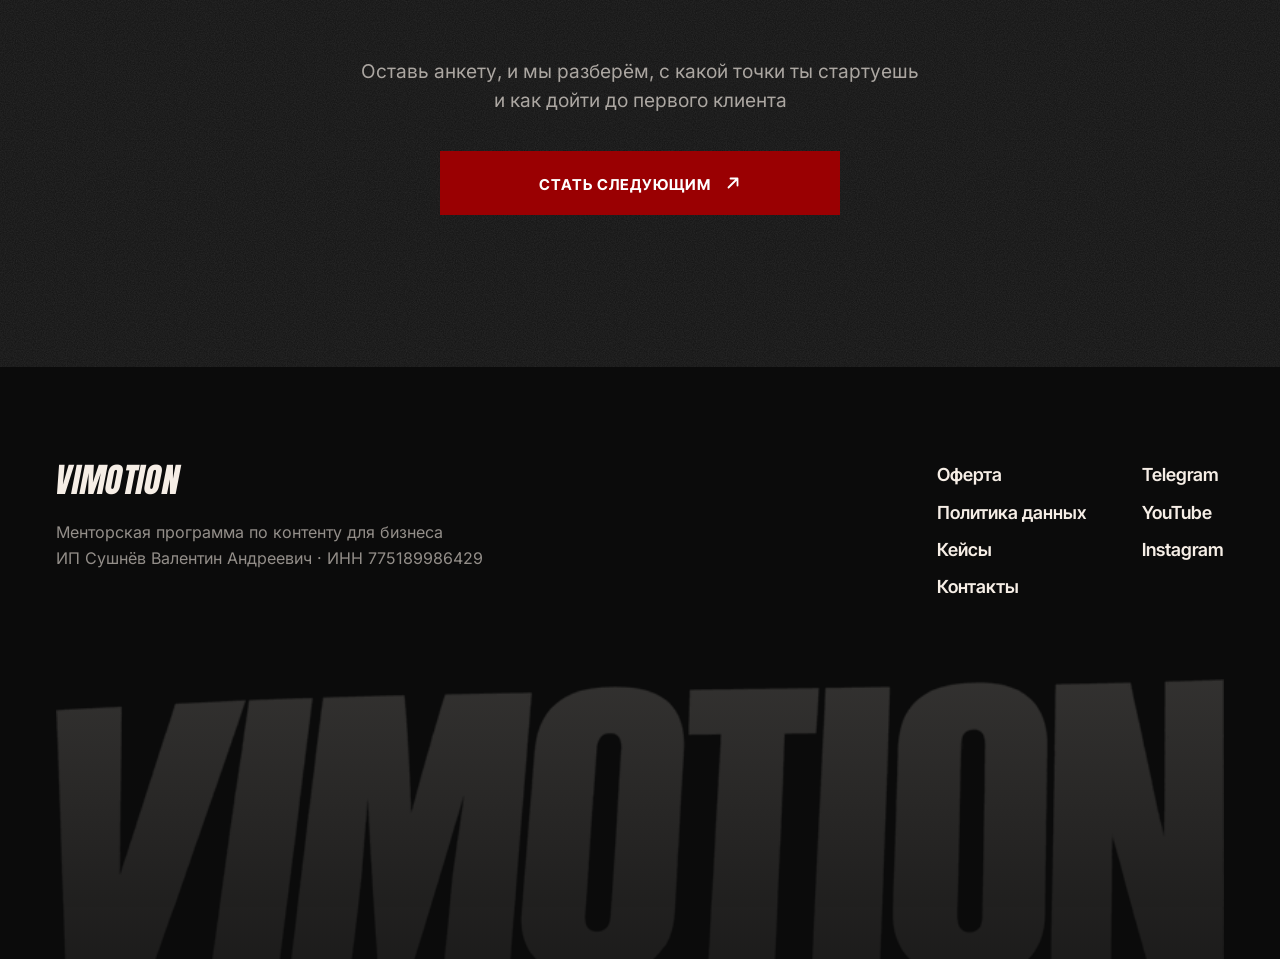
<file: site/cases.html>
<!doctype html>
<html lang="ru">
<head>
<meta charset="utf-8">
<meta name="viewport" content="width=device-width,initial-scale=1">
<meta name="format-detection" content="telephone=no,email=no,address=no">
<script>(function(){var r=document.documentElement;function s(){r.style.setProperty('--vhl',innerHeight+'px')}s();addEventListener('resize',s);
if(!matchMedia('(prefers-reduced-motion: reduce)').matches)r.classList.add('anim')})();</script>
<title>Пьедестал ViMotion: кейсы учеников</title>
<meta name="description" content="Мама в декрете, инженер с завода, бариста и парень, который уехал в Таиланд на последние деньги. Истории учеников ViMotion">
<meta name="theme-color" content="#EFE6DE">
<link rel="icon" href="data:,">
<link rel="preload" href="fonts/fira-xc-900.woff2" as="font" type="font/woff2" crossorigin>
<link rel="preload" href="fonts/inter-cyrillic-400-normal.woff2" as="font" type="font/woff2" crossorigin>
<link rel="stylesheet" href="styles/fonts.css?v=20261120m">
<link rel="stylesheet" href="styles/tokens.css?v=20261120m">
<link rel="stylesheet" href="styles/blocks/00-header.css?v=20261120m">
<link rel="stylesheet" href="styles/blocks/19-final.css?v=20261120m">
<link rel="stylesheet" href="styles/blocks/20-footer.css?v=20261120m">
<link rel="stylesheet" href="styles/pages/cases.css?v=20261120m">
<script src="scripts/menu.js?v=20261120m" defer></script>
<script src="scripts/nowidow.js?v=20261120m" defer></script>
<script src="scripts/cases.js?v=20261120m" defer></script>
<script src="scripts/final.js?v=20261120m" defer></script>
</head>
<body class="pg-cases pg-hub">

<header class="hdr">
  <a class="logo" href="index.html">VIMOTION</a>
  <nav class="nav" id="nav" aria-label="Разделы"><a href="index.html#how">Как устроено</a><a href="index.html#route">Программа</a><a href="cases.html" class="is-cur" aria-current="page">Кейсы</a><a href="index.html#formats">Форматы</a><a href="index.html#faq">Вопросы</a></nav>
  <div class="hdr-right">
    <a class="btn btn-line" href="https://vi-motion.pro/quiz/"><span class="bt">Заполнить анкету</span><svg viewBox="0 0 16 16" fill="none" stroke="currentColor" stroke-width="1.8" stroke-linecap="round" stroke-linejoin="round" aria-hidden="true"><path d="M3.5 12.5l9-9M5.5 3.5h7v7"/></svg></a>
    <button class="burger" type="button" aria-label="Меню" aria-expanded="false" aria-controls="nav"><i></i></button>
  </div>
</header>

<main>

<!-- Кейсы. Пьедестал -->
<section class="cs-top" aria-labelledby="cs-h">
  <h1 class="cs-h" id="cs-h">Пьедестал <span class="hl">ViMotion</span></h1>
  <p class="cs-sub">Мама в декрете, инженер с завода, бариста и парень, который уехал в Таиланд на последние деньги. Все начинали с нуля, и все уже на финише с первыми деньгами</p>
<ul class="cs-faces">
  <li style="--i:0"><a href="case-alena.html"><img src="img/stories/alena-400.webp?v=20261120m" srcset="img/stories/alena-400.webp?v=20261120m 400w, img/stories/alena-600.webp?v=20261120m 600w" sizes="(max-width:720px) 150px, 300px" width="600" height="800" alt="" fetchpriority="high" decoding="async"><span>Алёна</span></a></li>
  <li style="--i:1"><a href="case-ivan.html"><img src="img/stories/ivan-400.webp?v=20261120m" srcset="img/stories/ivan-400.webp?v=20261120m 400w, img/stories/ivan-600.webp?v=20261120m 600w" sizes="(max-width:720px) 150px, 300px" width="600" height="800" alt="" fetchpriority="high" decoding="async"><span>Иван</span></a></li>
  <li style="--i:2"><a href="case-veronika.html"><img src="img/stories/veronika-400.webp?v=20261120m" srcset="img/stories/veronika-400.webp?v=20261120m 400w, img/stories/veronika-600.webp?v=20261120m 600w" sizes="(max-width:720px) 150px, 300px" width="600" height="800" alt="" fetchpriority="high" decoding="async"><span>Вероника</span></a></li>
  <li style="--i:3"><a href="case-gaiduk.html"><img src="img/stories/gaiduk-400.webp?v=20261120m" srcset="img/stories/gaiduk-400.webp?v=20261120m 400w, img/stories/gaiduk-600.webp?v=20261120m 600w" sizes="(max-width:720px) 150px, 300px" width="600" height="800" alt="" fetchpriority="high" decoding="async"><span>Иван Гайдук</span></a></li>
  <li style="--i:4"><a href="case-nariman.html"><img src="img/stories/nariman-400.webp?v=20261120m" srcset="img/stories/nariman-400.webp?v=20261120m 400w, img/stories/nariman-600.webp?v=20261120m 600w" sizes="(max-width:720px) 150px, 300px" width="600" height="800" alt="" decoding="async"><span>Нариман</span></a></li>
  <li style="--i:5"><a href="case-nastya.html"><img src="img/stories/nastya-400.webp?v=20261120m" srcset="img/stories/nastya-400.webp?v=20261120m 400w, img/stories/nastya-600.webp?v=20261120m 600w" sizes="(max-width:720px) 150px, 300px" width="600" height="800" alt="" decoding="async"><span>Настя</span></a></li>
  <li style="--i:6"><a href="case-artem.html"><img src="img/cases/artem-400.webp?v=20261120m" srcset="img/cases/artem-400.webp?v=20261120m 400w, img/cases/artem-600.webp?v=20261120m 600w" sizes="(max-width:720px) 150px, 300px" width="600" height="800" alt="" decoding="async"><span>Артём</span></a></li>
  <li style="--i:7"><a href="case-angelina-ostap.html"><img src="img/cases/angelina-400.webp?v=20261120m" srcset="img/cases/angelina-400.webp?v=20261120m 400w, img/cases/angelina-600.webp?v=20261120m 600w" sizes="(max-width:720px) 150px, 300px" width="600" height="800" alt="" decoding="async"><span>Ангелина и Остап</span></a></li>
</ul>
</section>

<!-- Кейсы. Все истории карточками -->
<section class="cs-all" aria-label="Все кейсы">
<ul class="cc-grid">
  <li class="cc" style="--i:0"><a class="cc-a" href="case-alena.html">
    <span class="cc-ph"><span class="ph-k"><img src="img/stories/alena-600.webp?v=20261120m" srcset="img/stories/alena-400.webp?v=20261120m 400w, img/stories/alena-600.webp?v=20261120m 600w, img/stories/alena-900.webp?v=20261120m 900w" sizes="(max-width:720px) 40vw, 260px" width="900" height="1200" alt="" loading="lazy" decoding="async"></span></span>
    <span class="cc-tx">
      <span class="cc-nm">Алёна</span>
      <span class="cc-dq"><span class="st-line">«Мне не хватает времени»</span></span>
      <span class="cc-res"><b>$3&nbsp;000</b><span class="cc-l">в месяц</span></span>
      <span class="cc-go">Читать кейс<svg viewBox="0 0 16 16" fill="none" stroke="currentColor" stroke-width="1.8" stroke-linecap="round" stroke-linejoin="round" aria-hidden="true"><path d="M3.5 12.5l9-9M5.5 3.5h7v7"/></svg></span>
    </span>
  </a></li>
  <li class="cc" style="--i:1"><a class="cc-a" href="case-ivan.html">
    <span class="cc-ph"><span class="ph-k"><img src="img/stories/ivan-600.webp?v=20261120m" srcset="img/stories/ivan-400.webp?v=20261120m 400w, img/stories/ivan-600.webp?v=20261120m 600w, img/stories/ivan-900.webp?v=20261120m 900w" sizes="(max-width:720px) 40vw, 260px" width="900" height="1200" alt="" loading="lazy" decoding="async"></span></span>
    <span class="cc-tx">
      <span class="cc-nm">Иван</span>
      <span class="cc-dq"><span class="st-line">«Не знаю, где искать клиентов»</span></span>
      <span class="cc-res"><b>$2&nbsp;000</b><span class="cc-l">в месяц</span></span>
      <span class="cc-go">Читать кейс<svg viewBox="0 0 16 16" fill="none" stroke="currentColor" stroke-width="1.8" stroke-linecap="round" stroke-linejoin="round" aria-hidden="true"><path d="M3.5 12.5l9-9M5.5 3.5h7v7"/></svg></span>
    </span>
  </a></li>
  <li class="cc" style="--i:2"><a class="cc-a" href="case-veronika.html">
    <span class="cc-ph"><span class="ph-k"><img src="img/stories/veronika-600.webp?v=20261120m" srcset="img/stories/veronika-400.webp?v=20261120m 400w, img/stories/veronika-600.webp?v=20261120m 600w, img/stories/veronika-900.webp?v=20261120m 900w" sizes="(max-width:720px) 40vw, 260px" width="900" height="1200" alt="" loading="lazy" decoding="async"></span></span>
    <span class="cc-tx">
      <span class="cc-nm">Вероника</span>
      <span class="cc-dq"><span class="st-line">«Не знаю, как совместить с работой»</span></span>
      <span class="cc-res"><b>$4&nbsp;000+</b></span>
      <span class="cc-go">Читать кейс<svg viewBox="0 0 16 16" fill="none" stroke="currentColor" stroke-width="1.8" stroke-linecap="round" stroke-linejoin="round" aria-hidden="true"><path d="M3.5 12.5l9-9M5.5 3.5h7v7"/></svg></span>
    </span>
  </a></li>
  <li class="cc" style="--i:3"><a class="cc-a" href="case-gaiduk.html">
    <span class="cc-ph"><span class="ph-k"><img src="img/stories/gaiduk-600.webp?v=20261120m" srcset="img/stories/gaiduk-400.webp?v=20261120m 400w, img/stories/gaiduk-600.webp?v=20261120m 600w, img/stories/gaiduk-900.webp?v=20261120m 900w" sizes="(max-width:720px) 40vw, 260px" width="900" height="1200" alt="" loading="lazy" decoding="async"></span></span>
    <span class="cc-tx">
      <span class="cc-nm">Иван Гайдук</span>
      <span class="cc-dq"><span class="st-line">«Не могу быть на двух съёмках сразу»</span></span>
      <span class="cc-res"><b>$10&nbsp;000+</b><span class="cc-l">за полгода</span></span>
      <span class="cc-go">Читать кейс<svg viewBox="0 0 16 16" fill="none" stroke="currentColor" stroke-width="1.8" stroke-linecap="round" stroke-linejoin="round" aria-hidden="true"><path d="M3.5 12.5l9-9M5.5 3.5h7v7"/></svg></span>
    </span>
  </a></li>
  <li class="cc" style="--i:4"><a class="cc-a" href="case-nariman.html">
    <span class="cc-ph"><span class="ph-k"><img src="img/stories/nariman-600.webp?v=20261120m" srcset="img/stories/nariman-400.webp?v=20261120m 400w, img/stories/nariman-600.webp?v=20261120m 600w, img/stories/nariman-900.webp?v=20261120m 900w" sizes="(max-width:720px) 40vw, 260px" width="900" height="1200" alt="" loading="lazy" decoding="async"></span></span>
    <span class="cc-tx">
      <span class="cc-nm">Нариман</span>
      <span class="cc-dq"><span class="st-line">«Ниша слишком странная»</span></span>
      <span class="cc-res"><b>$5&nbsp;000</b><span class="cc-l">в месяц</span></span>
      <span class="cc-go">Читать кейс<svg viewBox="0 0 16 16" fill="none" stroke="currentColor" stroke-width="1.8" stroke-linecap="round" stroke-linejoin="round" aria-hidden="true"><path d="M3.5 12.5l9-9M5.5 3.5h7v7"/></svg></span>
    </span>
  </a></li>
  <li class="cc" style="--i:5"><a class="cc-a" href="case-nastya.html">
    <span class="cc-ph"><span class="ph-k"><img src="img/stories/nastya-600.webp?v=20261120m" srcset="img/stories/nastya-400.webp?v=20261120m 400w, img/stories/nastya-600.webp?v=20261120m 600w, img/stories/nastya-900.webp?v=20261120m 900w" sizes="(max-width:720px) 40vw, 260px" width="900" height="1200" alt="" loading="lazy" decoding="async"></span></span>
    <span class="cc-tx">
      <span class="cc-nm">Настя</span>
      <span class="cc-dq"><span class="st-line">«Вдруг не разберусь»</span></span>
      <span class="cc-res"><b>$500</b><span class="cc-l">ещё на обучении</span></span>
      <span class="cc-go">Читать кейс<svg viewBox="0 0 16 16" fill="none" stroke="currentColor" stroke-width="1.8" stroke-linecap="round" stroke-linejoin="round" aria-hidden="true"><path d="M3.5 12.5l9-9M5.5 3.5h7v7"/></svg></span>
    </span>
  </a></li>
  <li class="cc" style="--i:6"><a class="cc-a" href="case-artem.html">
    <span class="cc-ph"><span class="ph-k"><img src="img/cases/artem-600.webp?v=20261120m" srcset="img/cases/artem-400.webp?v=20261120m 400w, img/cases/artem-600.webp?v=20261120m 600w, img/cases/artem-900.webp?v=20261120m 900w" sizes="(max-width:720px) 40vw, 260px" width="900" height="1200" alt="" loading="lazy" decoding="async"></span></span>
    <span class="cc-tx">
      <span class="cc-nm">Артём</span>
      
      <span class="cc-res"><b>24</b><span class="cc-l">YouTube-канала</span></span>
      <span class="cc-go">Читать кейс<svg viewBox="0 0 16 16" fill="none" stroke="currentColor" stroke-width="1.8" stroke-linecap="round" stroke-linejoin="round" aria-hidden="true"><path d="M3.5 12.5l9-9M5.5 3.5h7v7"/></svg></span>
    </span>
  </a></li>
  <li class="cc" style="--i:7"><a class="cc-a" href="case-angelina-ostap.html">
    <span class="cc-ph cc-ph2"><span class="ph-k"><img src="img/cases/angelina-600.webp?v=20261120m" srcset="img/cases/angelina-400.webp?v=20261120m 400w, img/cases/angelina-600.webp?v=20261120m 600w, img/cases/angelina-900.webp?v=20261120m 900w" sizes="(max-width:720px) 40vw, 260px" width="900" height="1200" alt="" loading="lazy" decoding="async"></span><span class="ph-k"><img src="img/cases/ostap-600.webp?v=20261120m" srcset="img/cases/ostap-400.webp?v=20261120m 400w, img/cases/ostap-600.webp?v=20261120m 600w, img/cases/ostap-900.webp?v=20261120m 900w" sizes="(max-width:720px) 40vw, 260px" width="900" height="1200" alt="" loading="lazy" decoding="async"></span></span>
    <span class="cc-tx">
      <span class="cc-nm">Ангелина и Остап</span>
      
      <span class="cc-res"><b>~$2&nbsp;000</b><span class="cc-l">на двоих</span></span>
      <span class="cc-go">Читать кейс<svg viewBox="0 0 16 16" fill="none" stroke="currentColor" stroke-width="1.8" stroke-linecap="round" stroke-linejoin="round" aria-hidden="true"><path d="M3.5 12.5l9-9M5.5 3.5h7v7"/></svg></span>
    </span>
  </a></li>
</ul>
</section>

<!-- Блок 19. Финал -->
<section class="fn" id="final" data-hdr="dark" aria-labelledby="fn-h">
  <div class="fn-in">
    <h2 class="h2 fn-h" id="fn-h">Следующая история в&nbsp;этом списке <span class="hl">твоя</span></h2>
    <ul class="fn-row">
      <li class="fn-it" style="--i:0"><img src="img/people/alena.webp" srcset="img/people/alena-260.webp?v=20261121a 260w, img/people/alena.webp 480w" sizes="(max-width:720px) 170px, 340px" width="480" height="640" alt="Алёна" loading="lazy" decoding="async"></li>
      <li class="fn-it" style="--i:1"><img src="img/people/gaiduk.webp" srcset="img/people/gaiduk-260.webp?v=20261121a 260w, img/people/gaiduk.webp 480w" sizes="(max-width:720px) 170px, 340px" width="480" height="640" alt="Иван Гайдук" loading="lazy" decoding="async"></li>
      <li class="fn-it" style="--i:2"><img src="img/people/veronika.webp" srcset="img/people/veronika-260.webp?v=20261121a 260w, img/people/veronika.webp 480w" sizes="(max-width:720px) 170px, 340px" width="480" height="640" alt="Вероника" loading="lazy" decoding="async"></li>
      <li class="fn-it" style="--i:3"><img src="img/people/ivan.webp" srcset="img/people/ivan-260.webp?v=20261121a 260w, img/people/ivan.webp 480w" sizes="(max-width:720px) 170px, 340px" width="480" height="640" alt="Иван" loading="lazy" decoding="async"></li>
      <li class="fn-it" style="--i:4"><img src="img/people/nastya.webp" srcset="img/people/nastya-260.webp?v=20261121a 260w, img/people/nastya.webp 480w" sizes="(max-width:720px) 170px, 340px" width="480" height="640" alt="Настя" loading="lazy" decoding="async"></li>
      <li class="fn-it" style="--i:5"><img src="img/people/artem.webp" srcset="img/people/artem-260.webp?v=20261121a 260w, img/people/artem.webp 480w" sizes="(max-width:720px) 170px, 340px" width="480" height="640" alt="Артём" loading="lazy" decoding="async"></li>
      <li class="fn-it fn-qi" style="--i:6"><a class="fn-q" href="https://vi-motion.pro/quiz/" tabindex="-1" aria-hidden="true"><span>?</span></a></li>
    </ul>
    <p class="fn-sub">Оставь анкету, и мы разберём, с какой точки ты стартуешь и как дойти до первого клиента</p>
    <a class="btn" href="https://vi-motion.pro/quiz/"><span class="bt">Стать следующим</span><svg viewBox="0 0 16 16" fill="none" stroke="currentColor" stroke-width="1.8" stroke-linecap="round" stroke-linejoin="round" aria-hidden="true"><path d="M3.5 12.5l9-9M5.5 3.5h7v7"/></svg></a>
  </div>
</section>

</main>

<!-- Подвал -->
<footer class="ft" id="siteFoot" data-hdr="dark">
  <div class="ft-in">
    <div>
      <a class="ft-logo" href="index.html">VIMOTION</a>
      <p class="ft-d">Менторская программа по контенту для бизнеса<br>ИП Сушнёв Валентин Андреевич · ИНН&nbsp;775189986429</p>
    </div>
    <nav class="ft-nav" aria-label="Документы и контакты"><a href="#">Оферта</a><a href="#">Политика данных</a><a href="cases.html">Кейсы</a><a href="#">Контакты</a><a href="https://t.me/way_toyoutube">Telegram</a><a href="#">YouTube</a><a href="#">Instagram</a></nav>
  </div>
  <div class="ft-wm" aria-hidden="true"></div>
</footer>

<script>/* Только для демо на GitHub Pages: кнопки ведут на анкету из этой же папки (quiz/). На боевом сайте не срабатывает */
(function(){if(!/\.github\.io$/.test(location.hostname))return;
var q=location.search;[].forEach.call(document.querySelectorAll('a[href^="https://vi-motion.pro/quiz/"]'),function(a){a.href='quiz/'+q})})();</script>
</body>
</html>
</file>
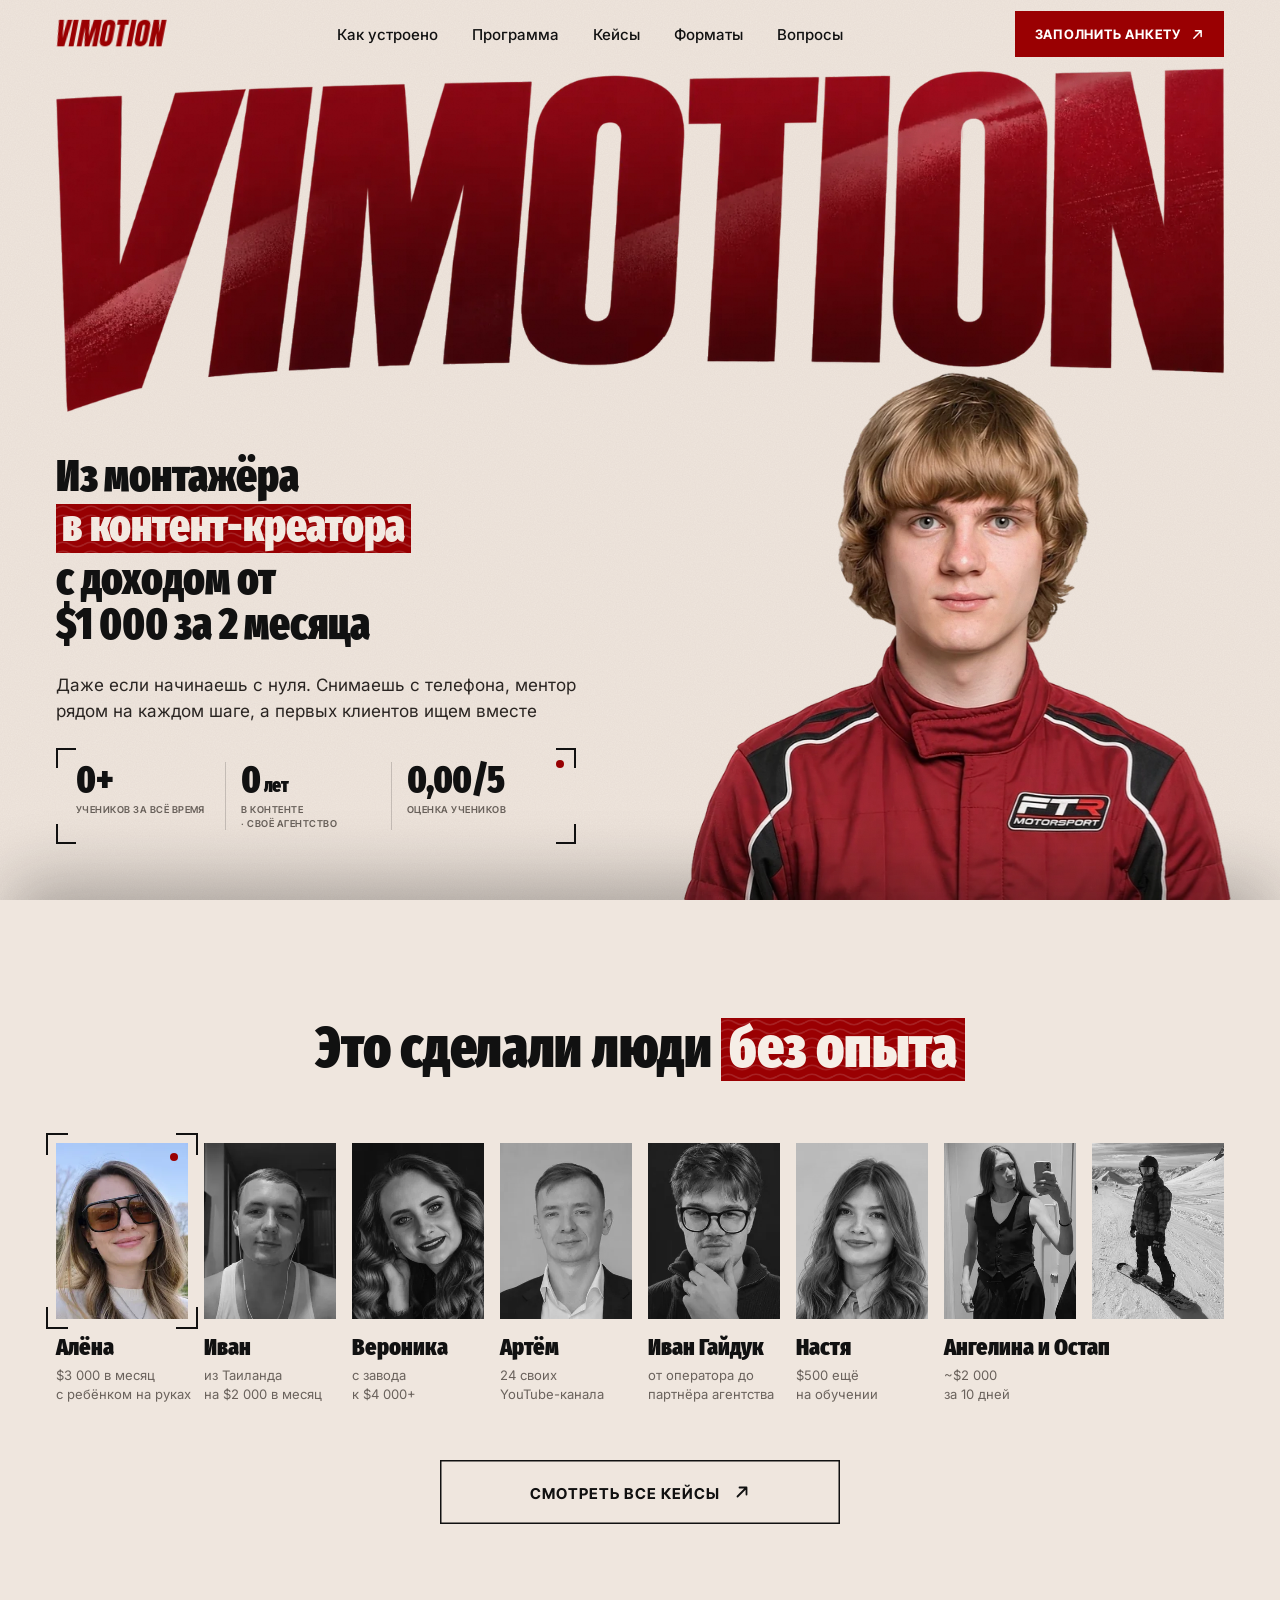
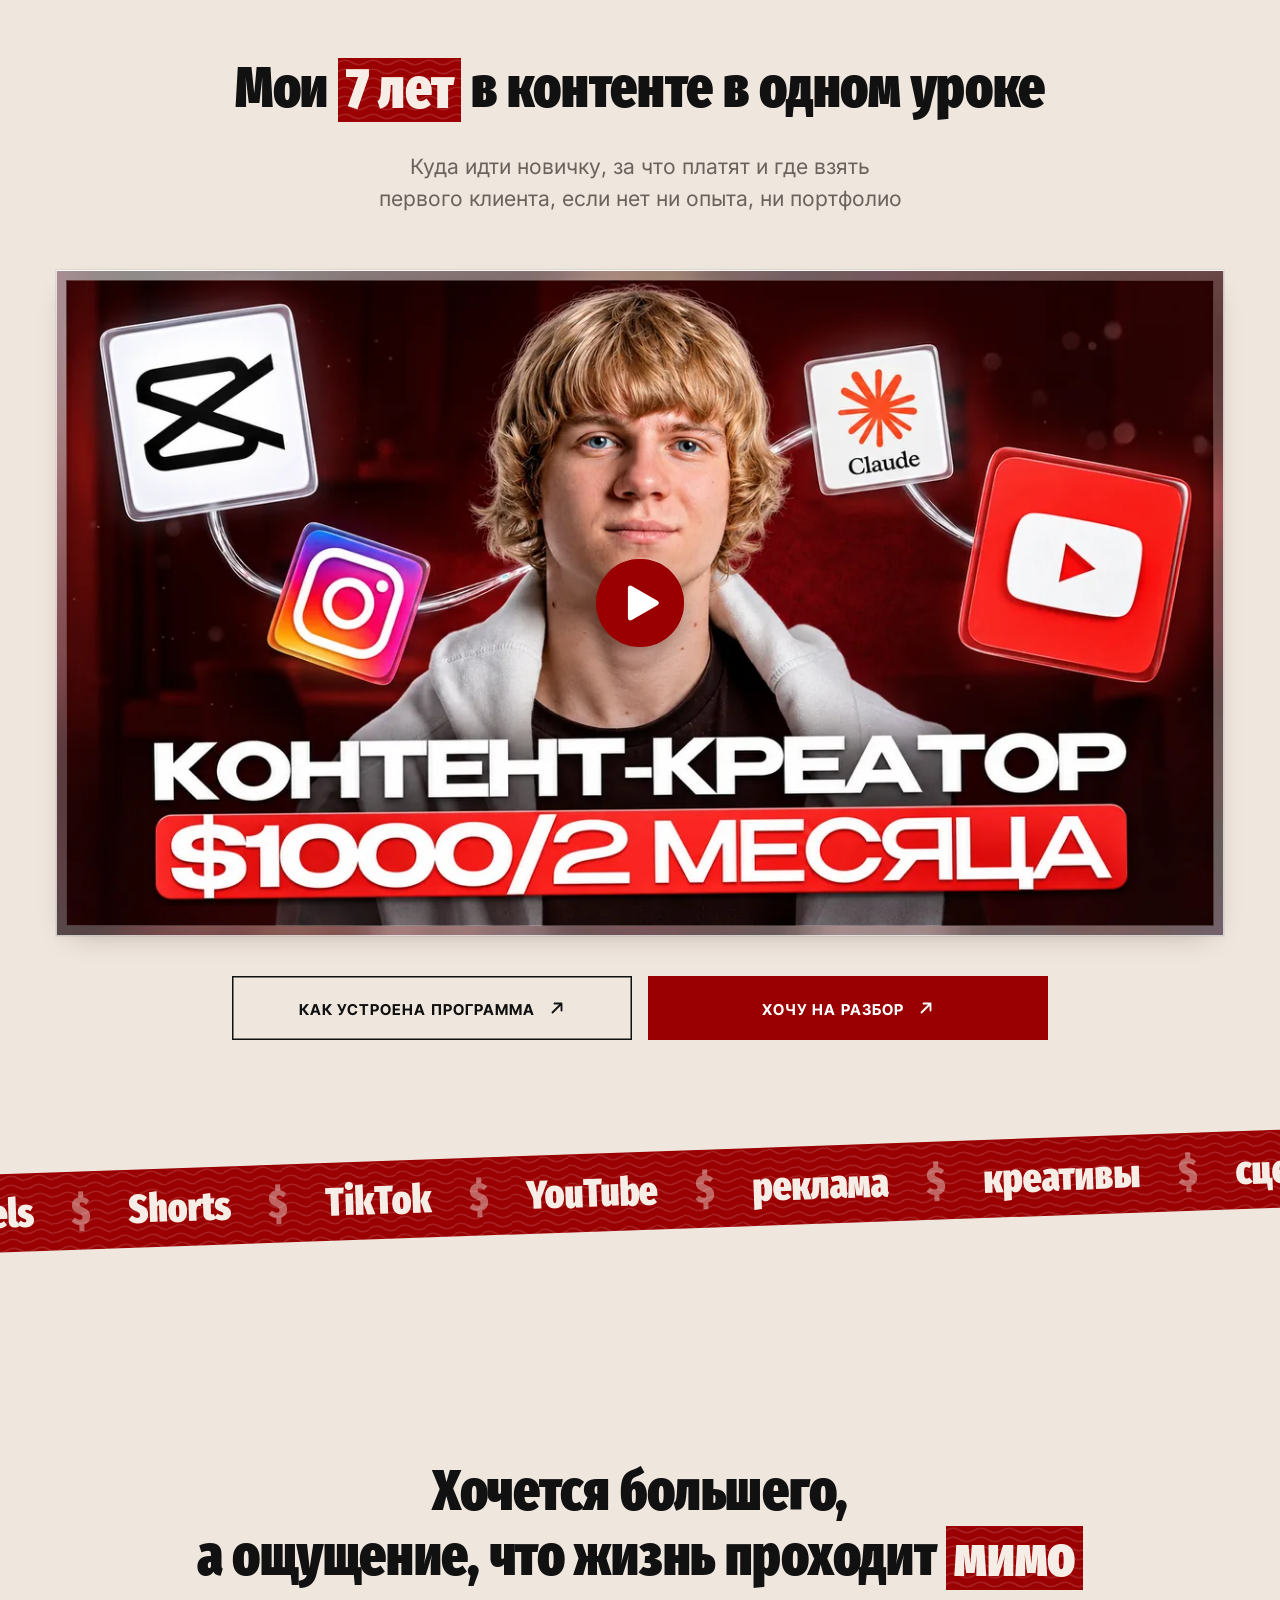
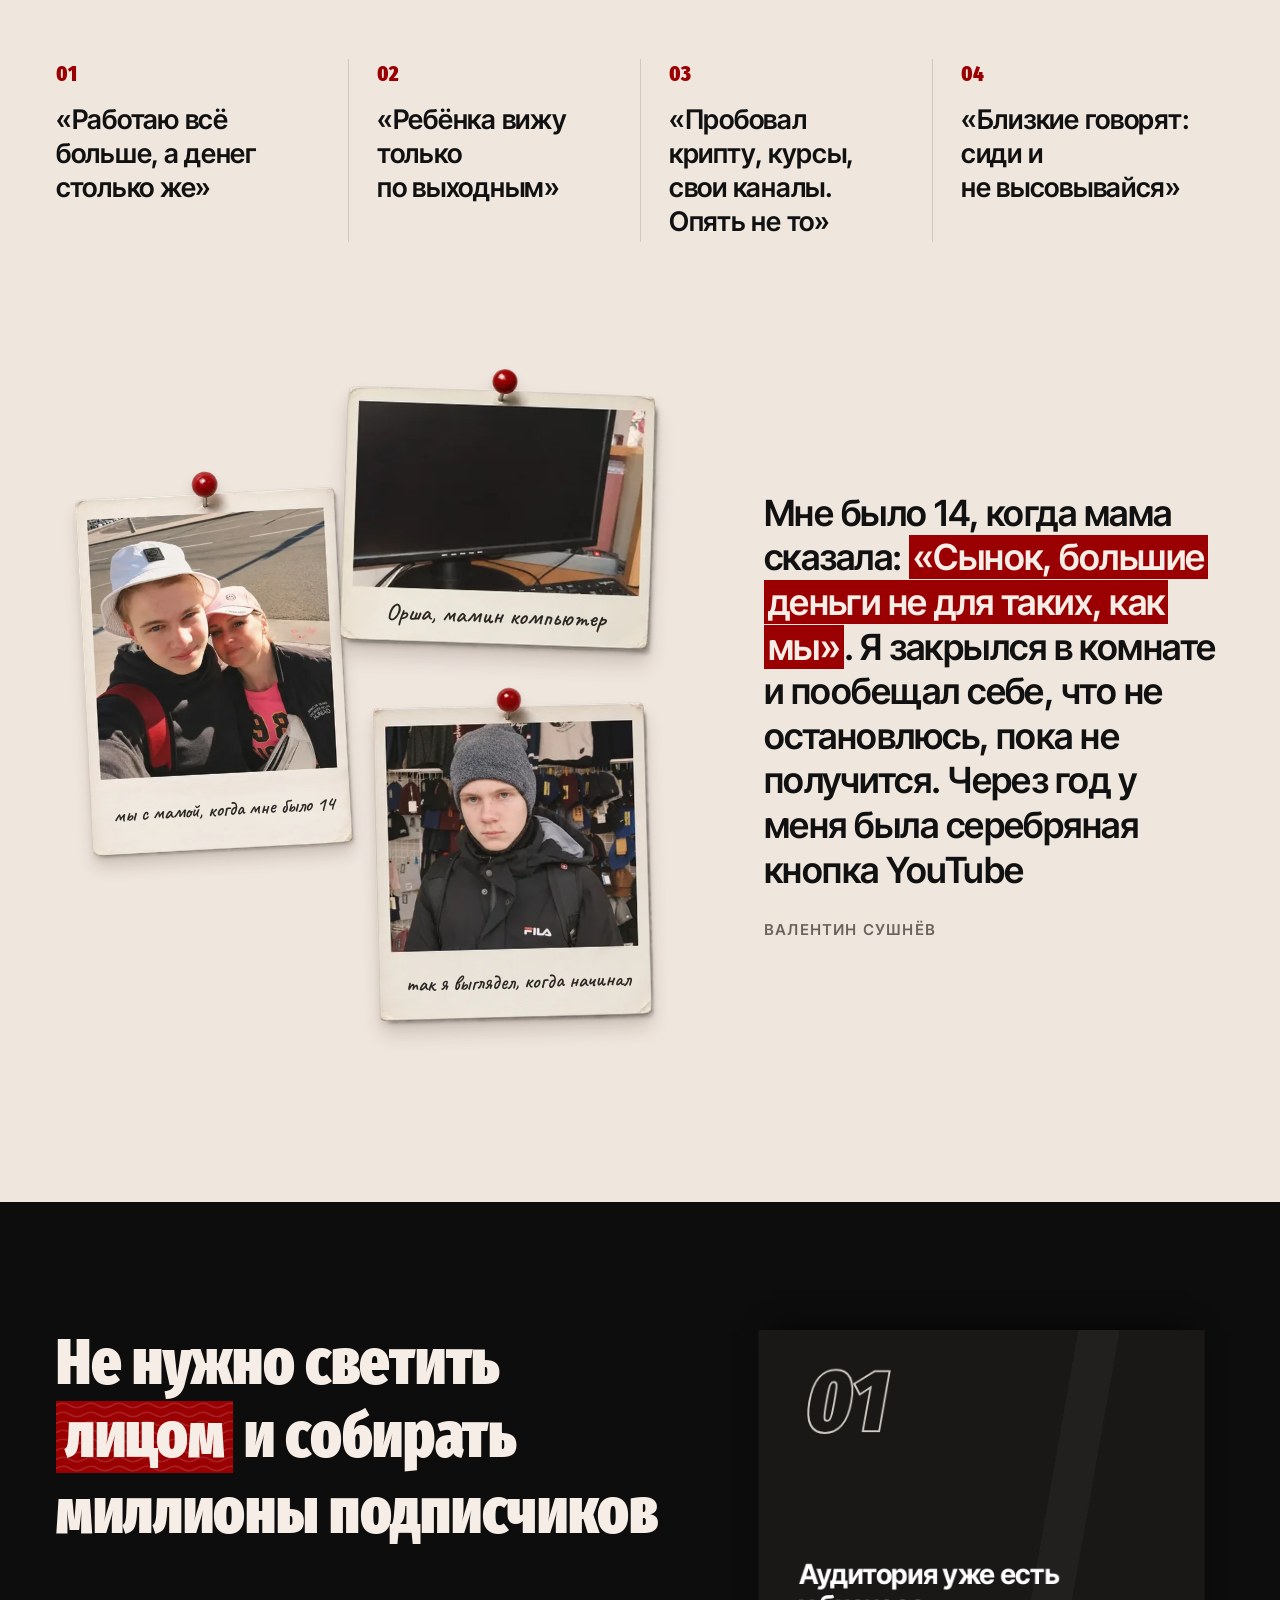
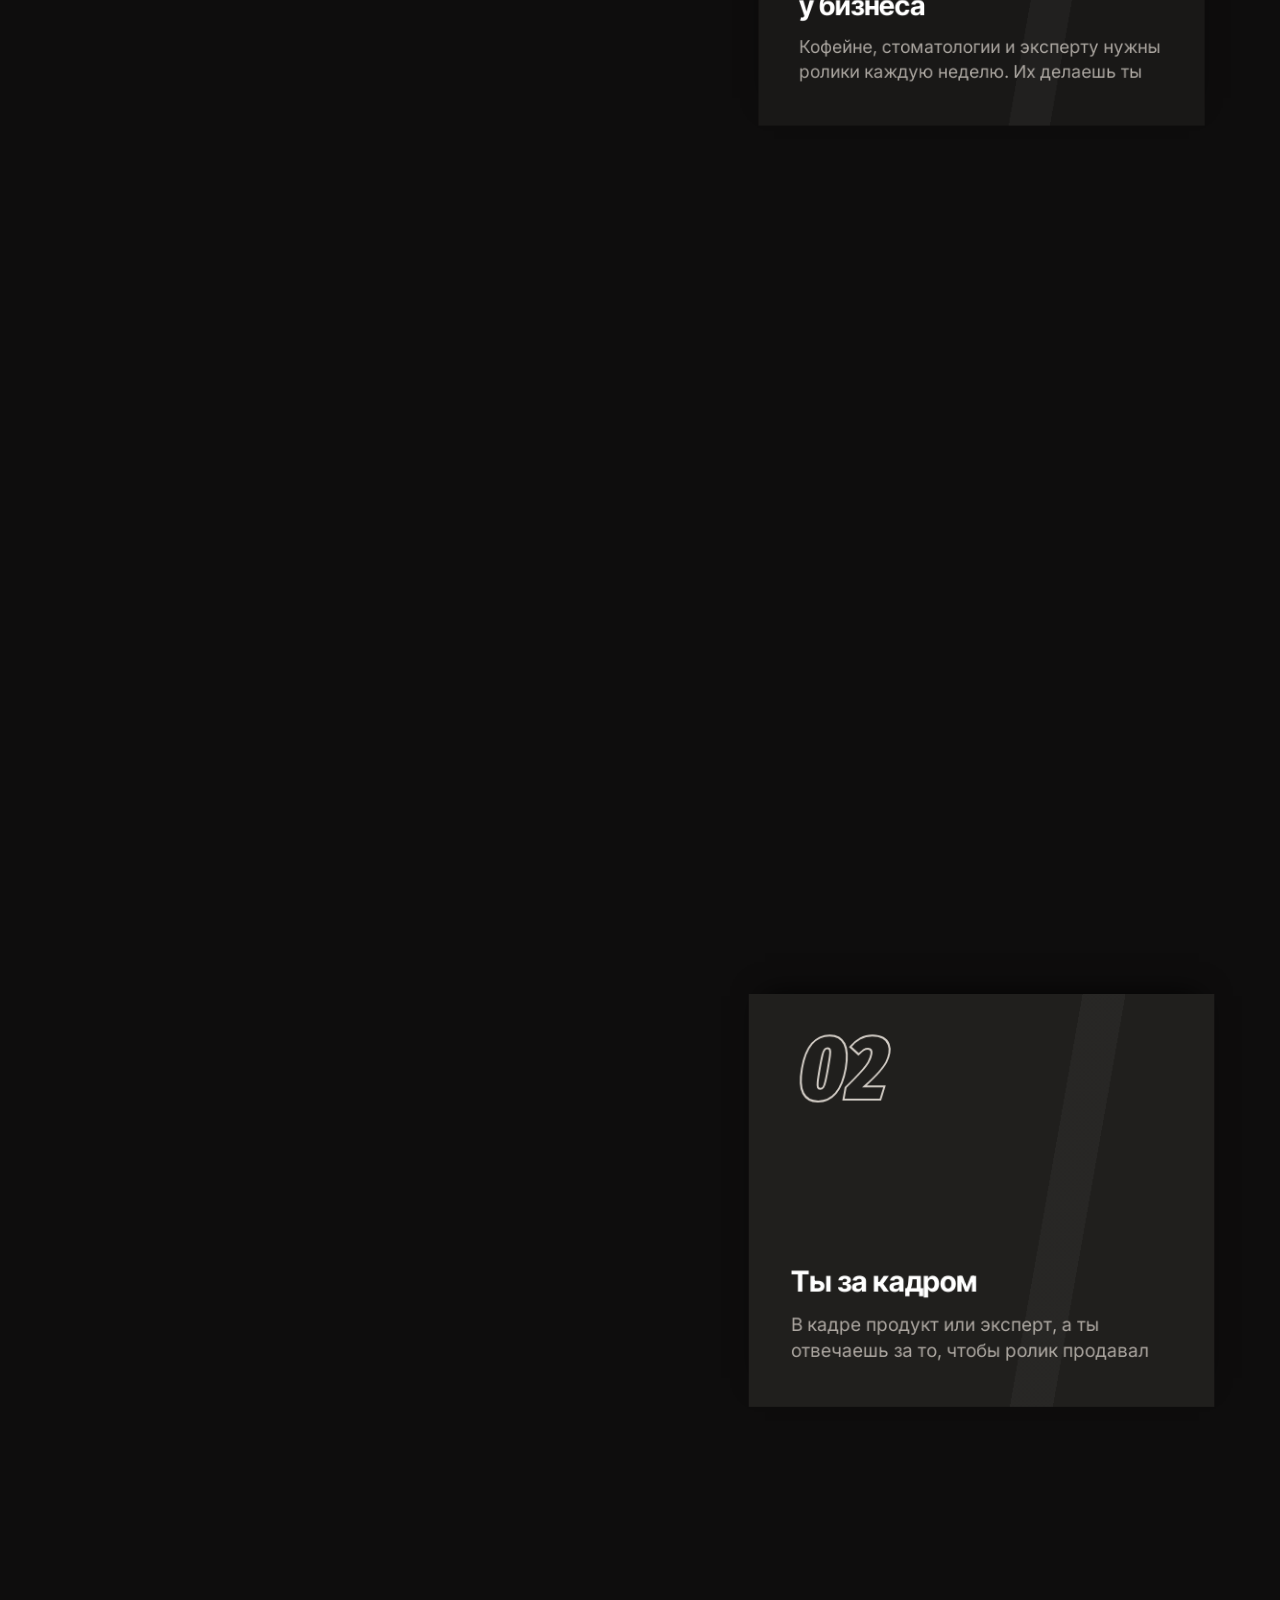
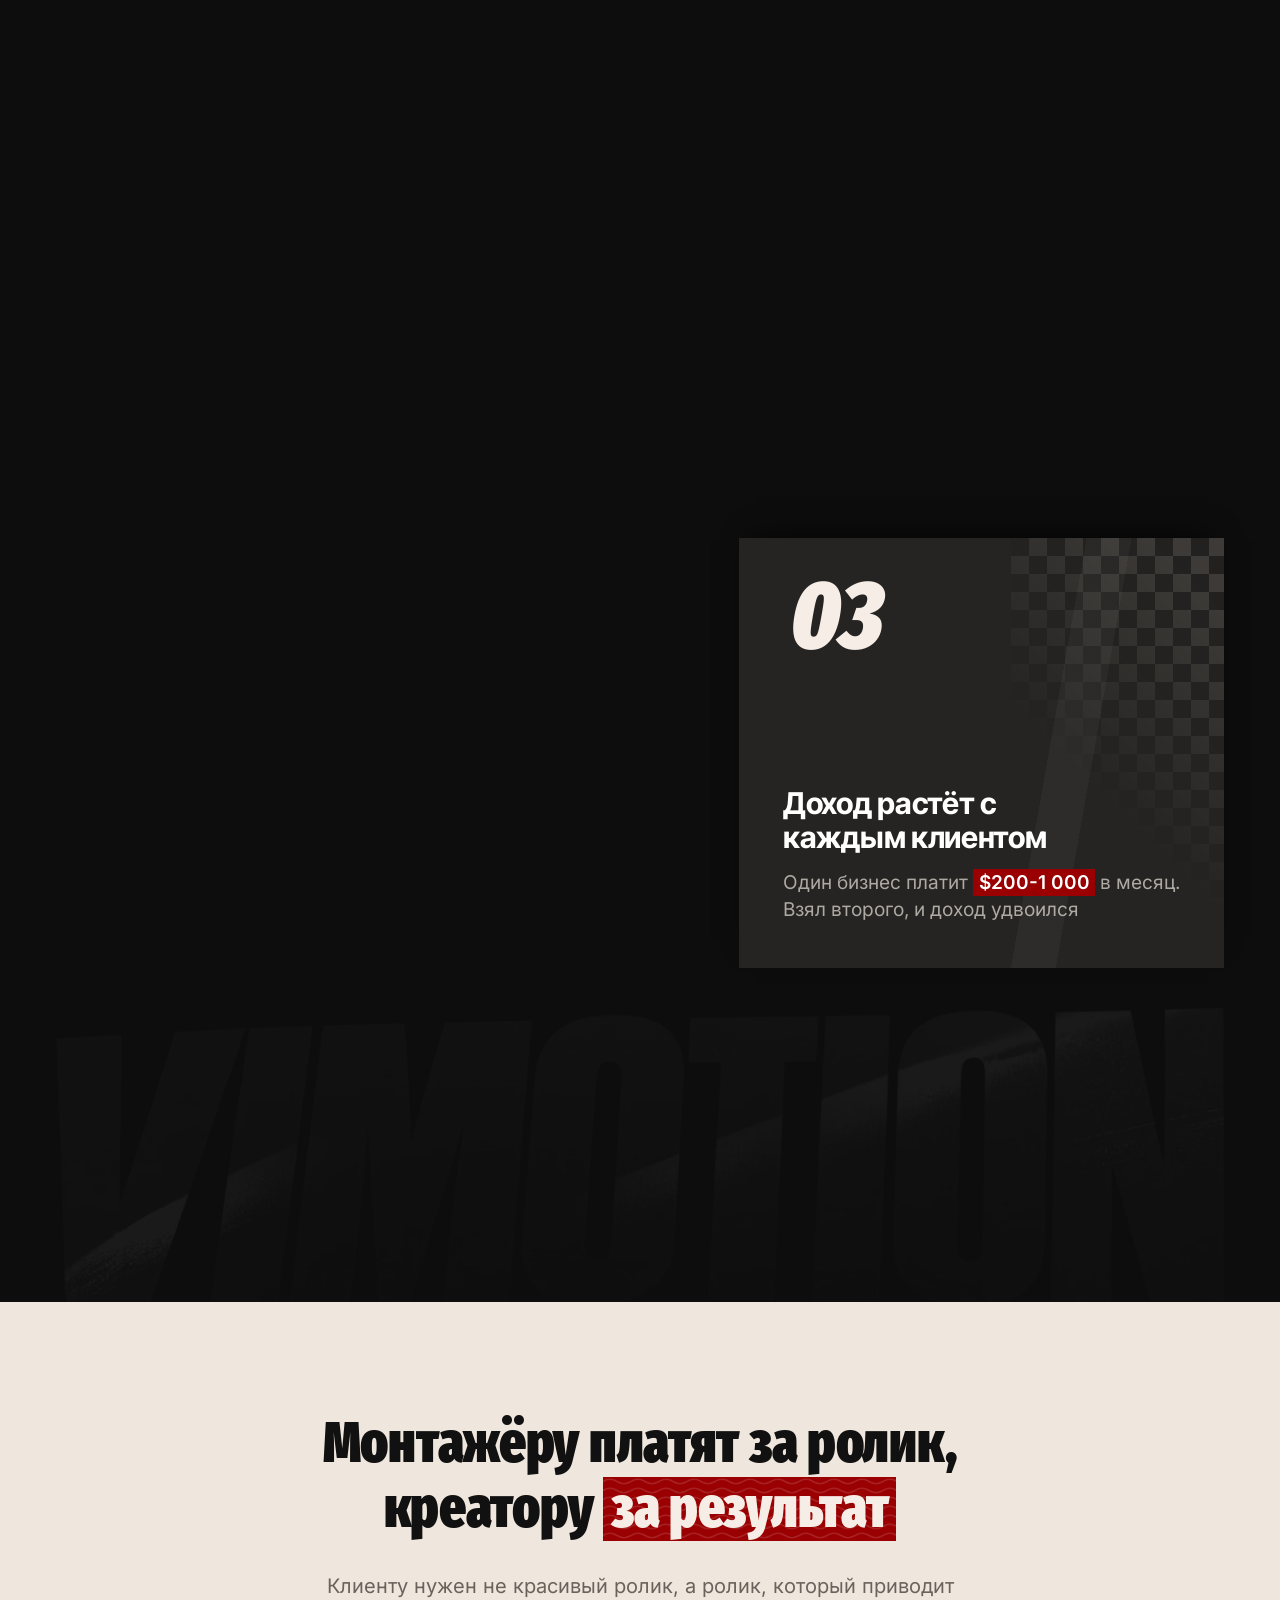
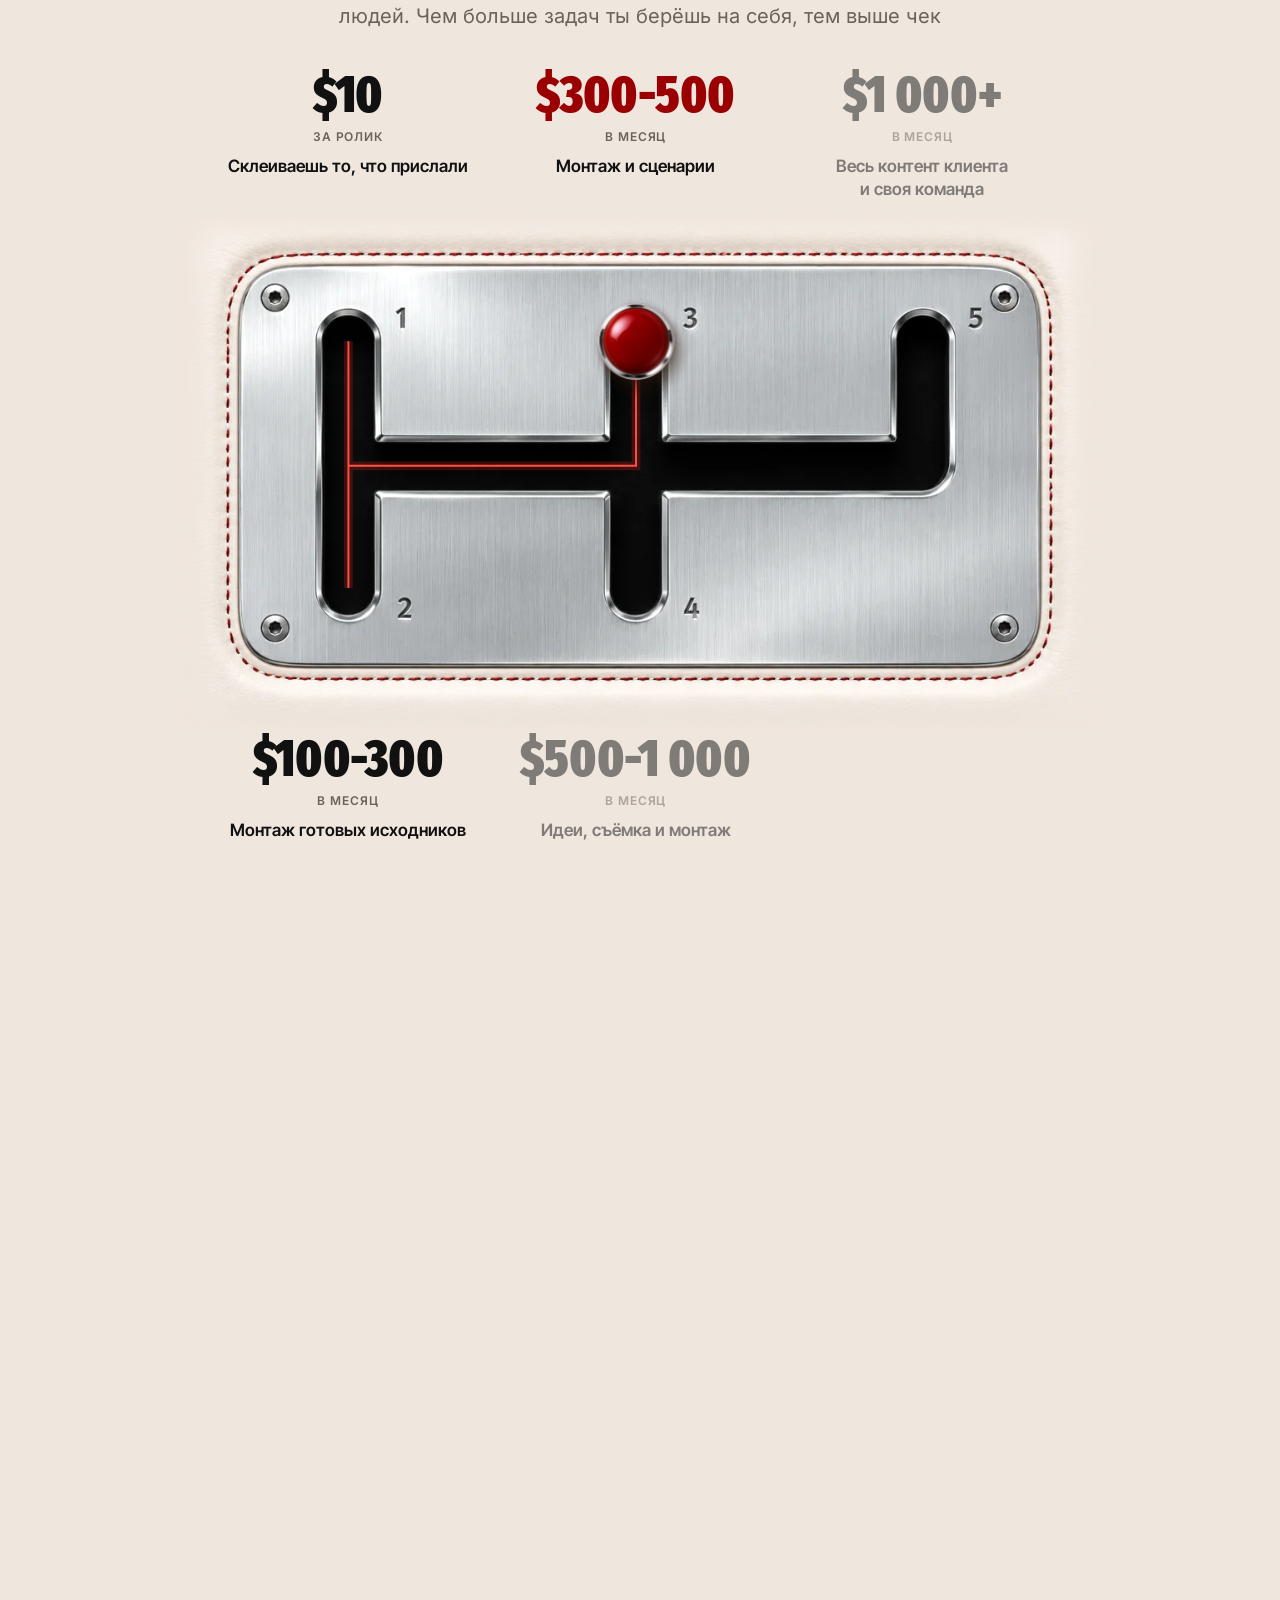
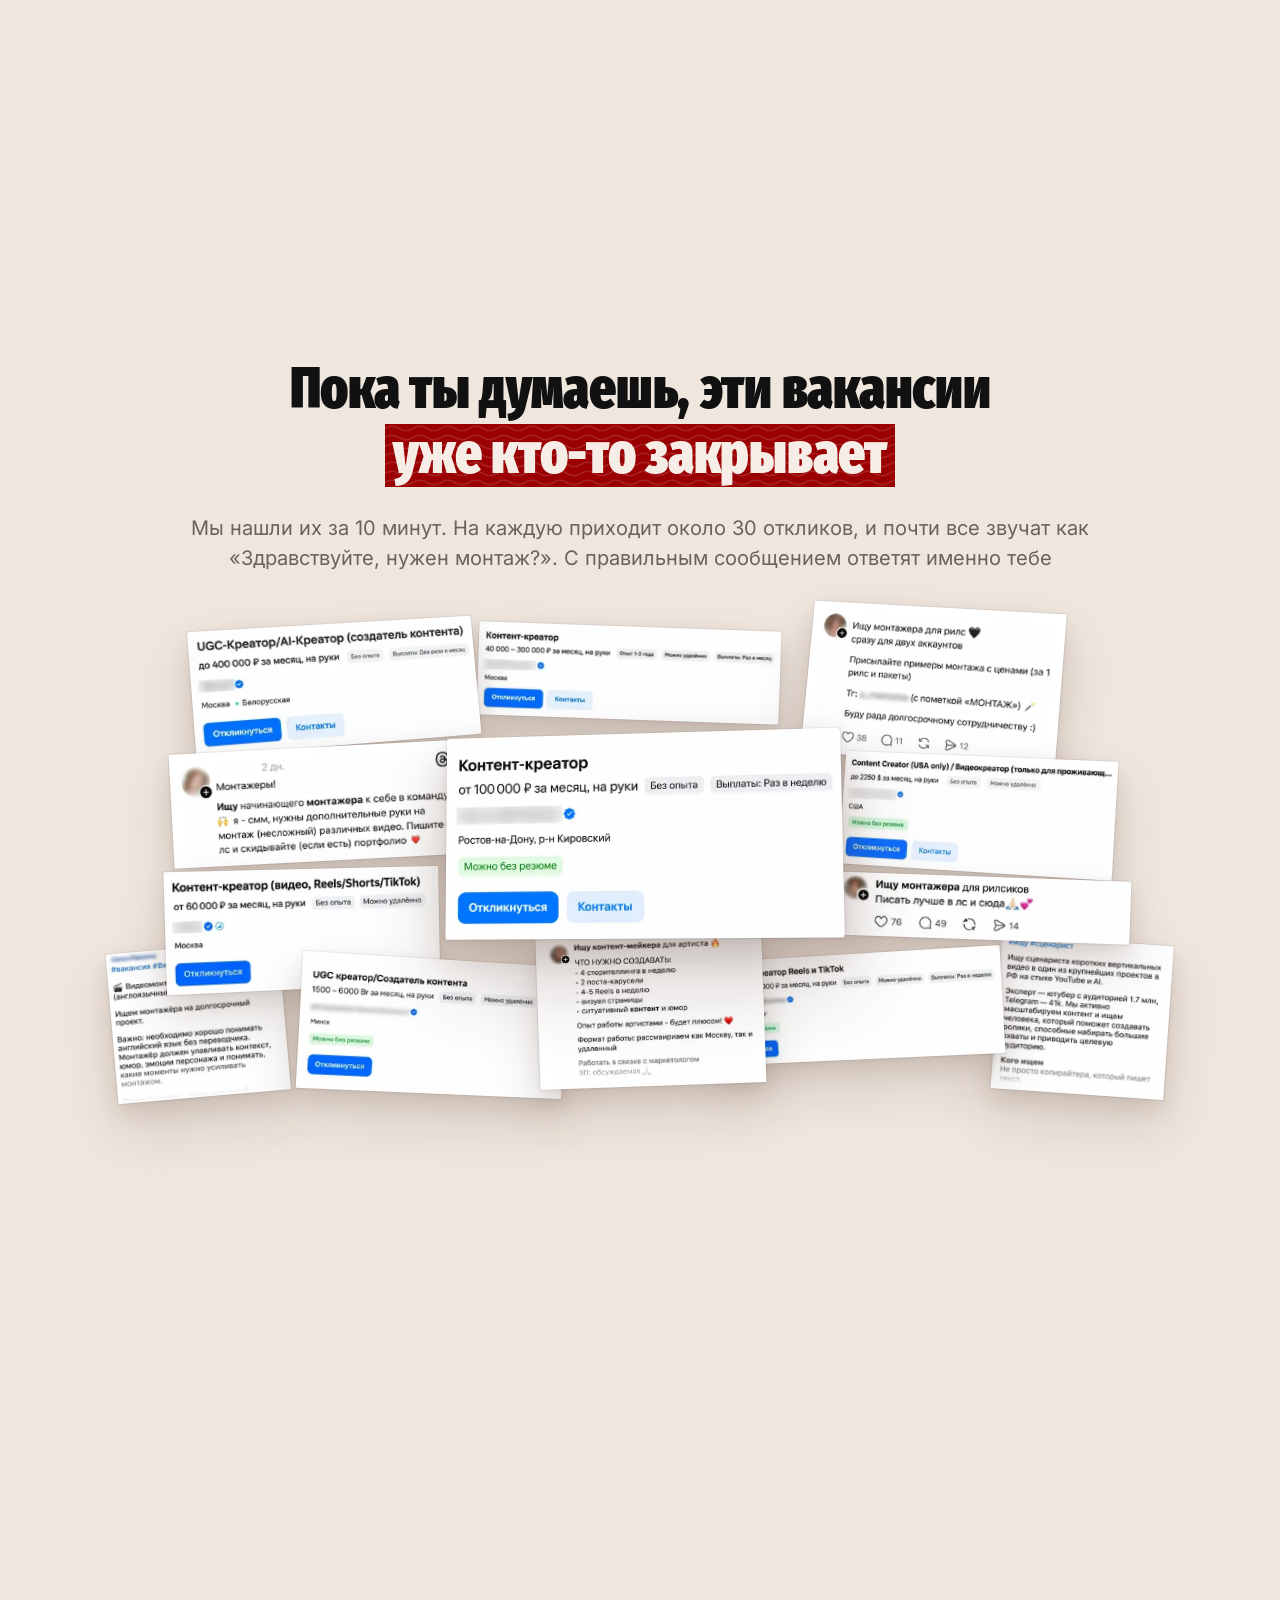
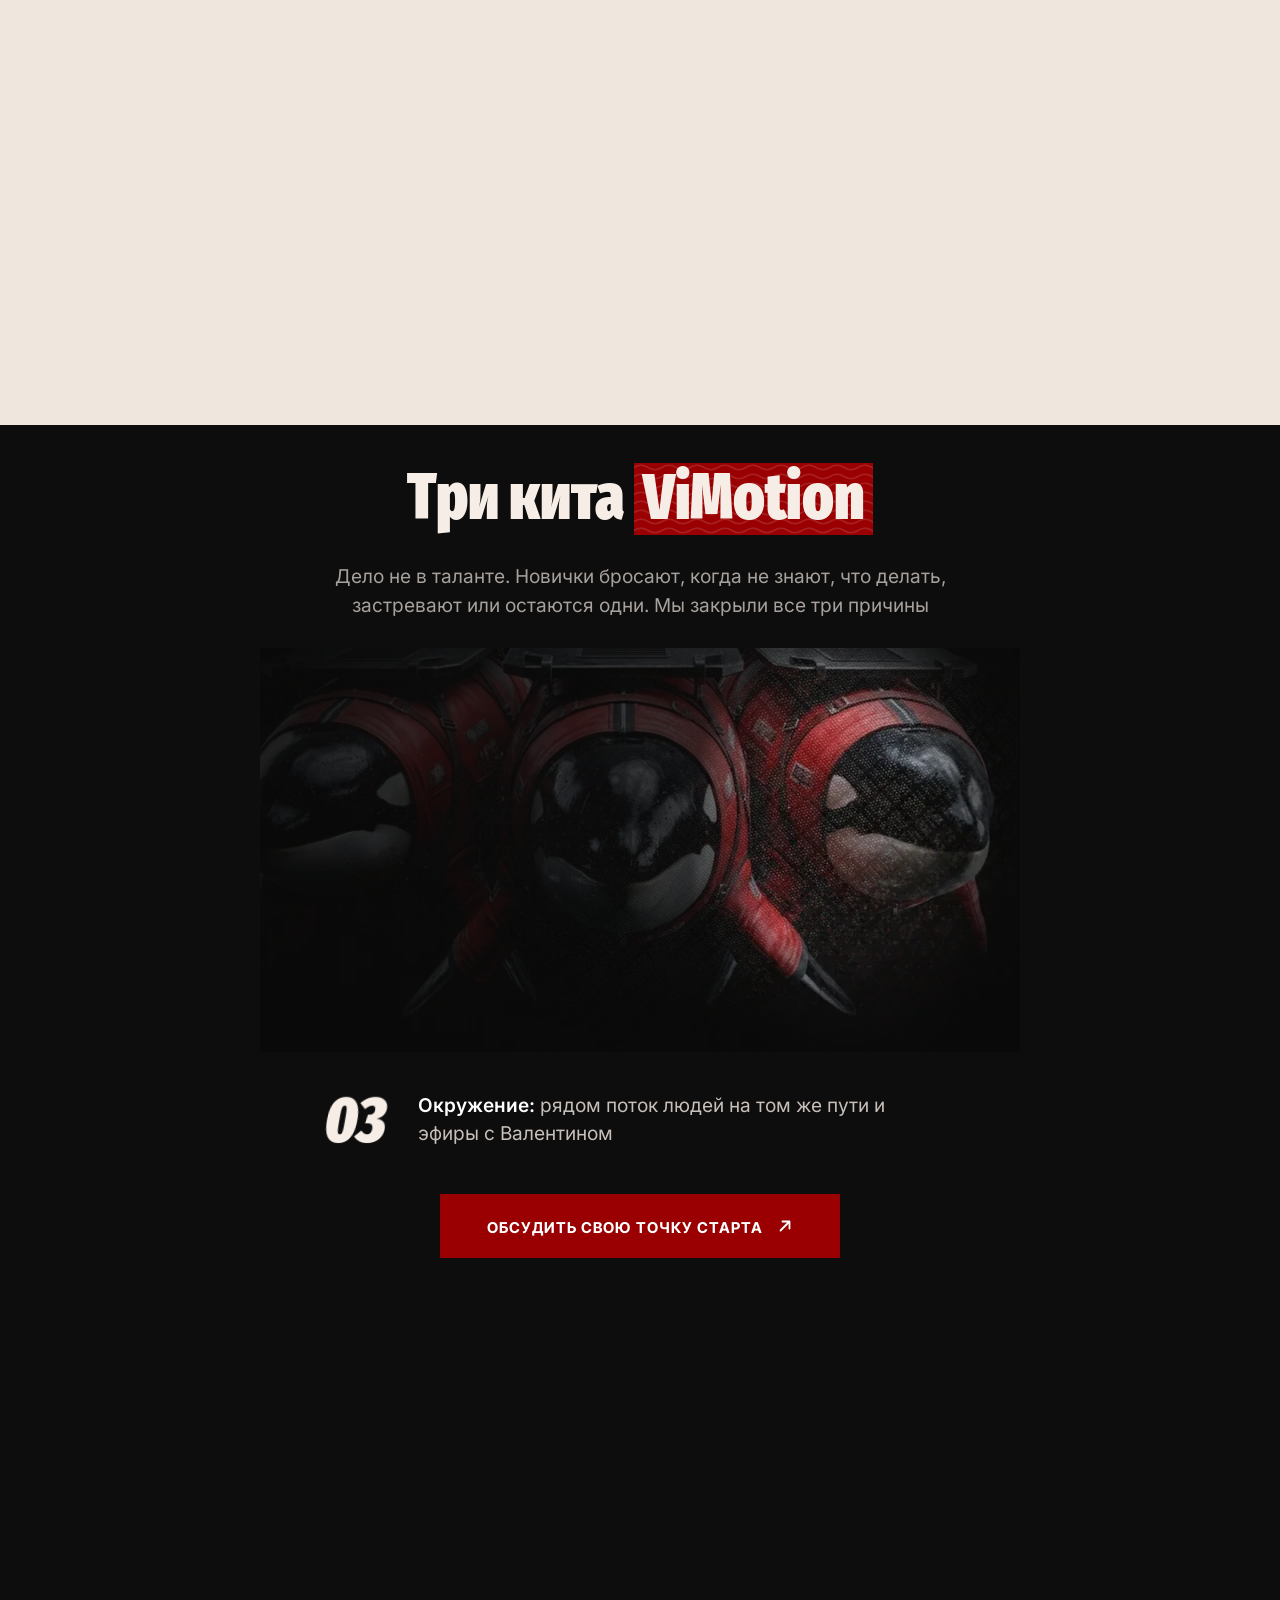
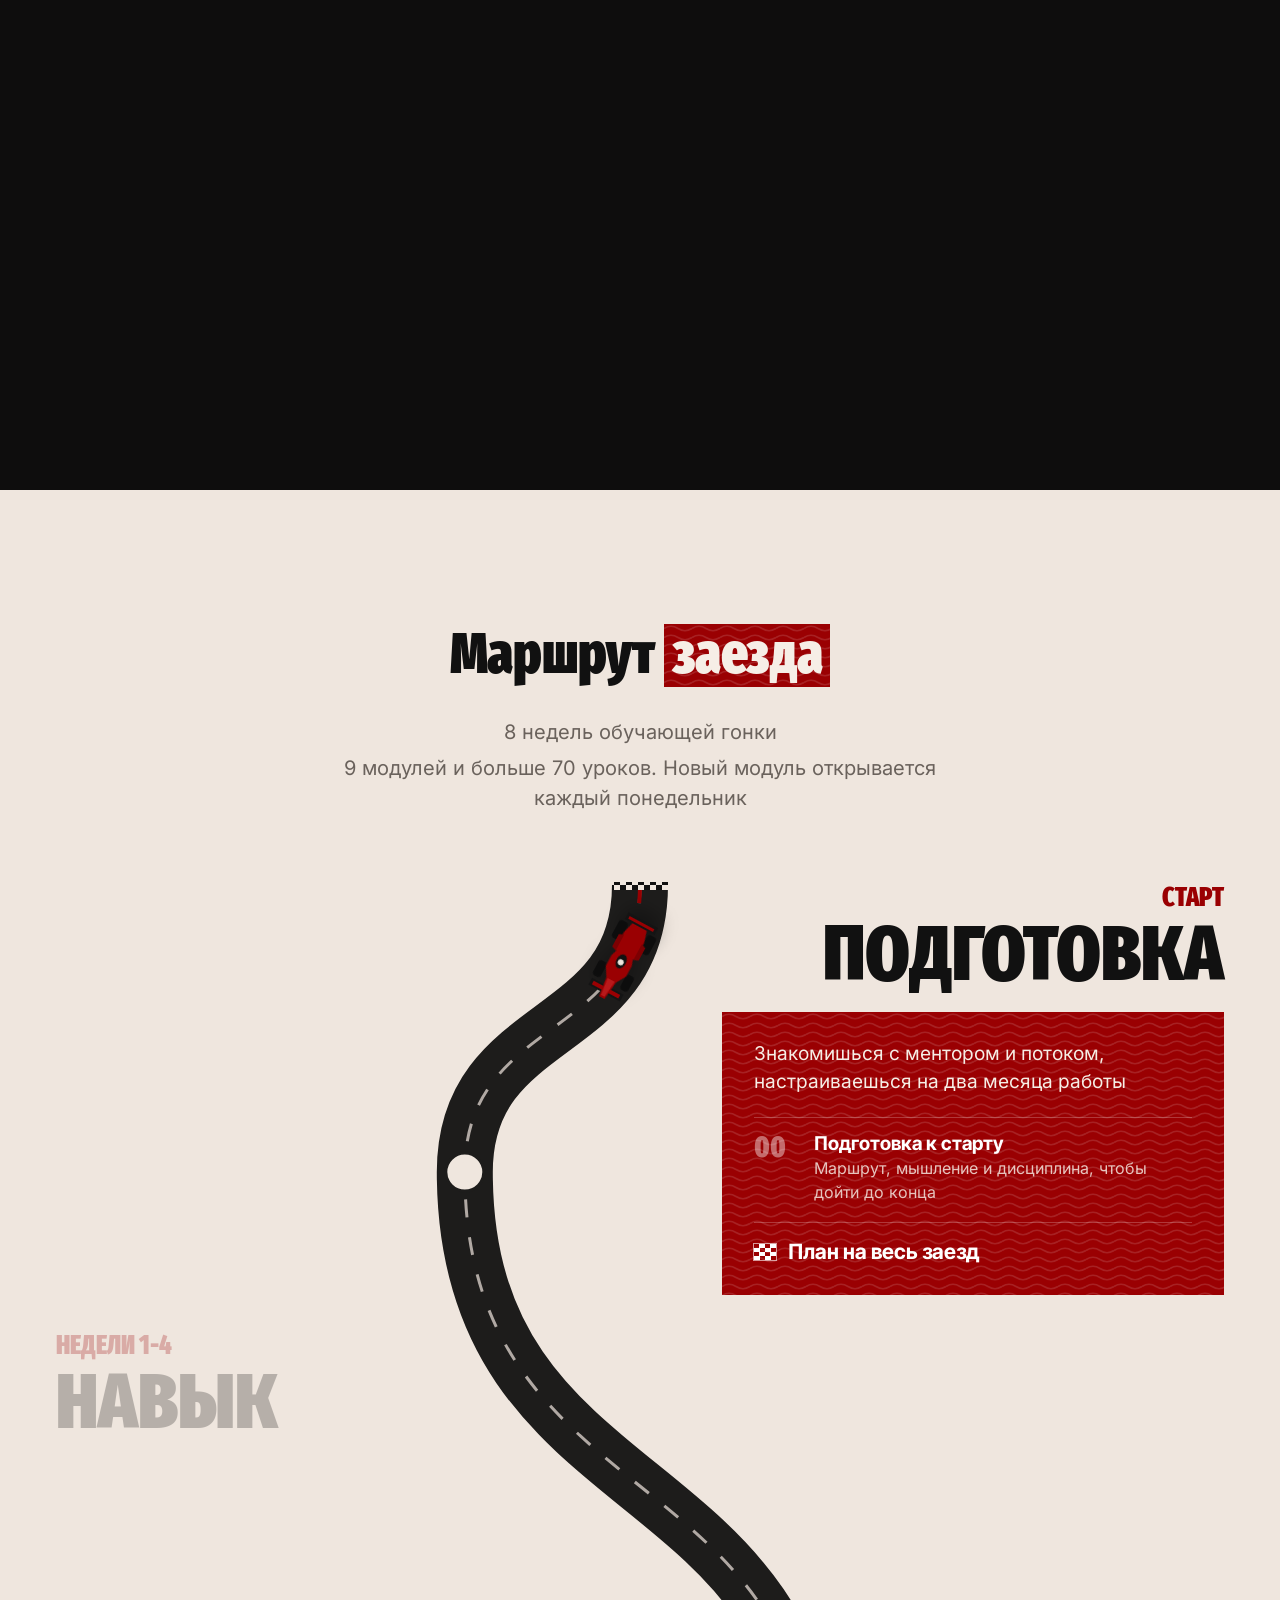
<file: site/index.src.html>
<!doctype html>
<html lang="ru">
<head>
<meta charset="utf-8">
<meta name="viewport" content="width=device-width,initial-scale=1,viewport-fit=cover">
<meta name="format-detection" content="telephone=no,email=no,address=no">
<script>/* Панели и масштабирование меняют видимую область, но не должны перестраивать сцену при свайпе. */
(function(){
  var root=document.documentElement,view=window.visualViewport,ua=navigator.userAgent;
  var ios=/iP(hone|ad|od)/.test(ua)||(navigator.platform==='MacIntel'&&navigator.maxTouchPoints>1);
  var touch=ios||matchMedia('(pointer:coarse)').matches;
  var network=navigator.connection,slow=network&&(network.saveData||/^(slow-2g|2g|3g)$/.test(network.effectiveType));
  root.classList.toggle('vm-touch',touch);
  root.classList.toggle('vm-low-data',Boolean(slow));
  var width=0,height=0,frame=0;
  function measure(){
    frame=0;
    var w=root.clientWidth||innerWidth;
    if(touch&&w===width)return;
    var h=innerHeight;
    if(touch&&view&&Math.abs(view.scale-1)<.01&&view.height>0)h=Math.min(h,Math.round(view.height));
    if(w===width&&h===height)return;
    width=w;height=h;window.vmVH=h;
    /* На телефоне Hero закрывает и развёрнутую шторку, сохраняя размеры содержимого. */
    var full=touch&&w<=679&&Math.abs(screen.width-w)<32?Math.max(h,screen.height):h;
    root.style.setProperty('--vhl',h+'px');
    root.style.setProperty('--vm-hero-min',full+'px');
    root.classList.toggle('vm-short',h<=640);
    root.classList.toggle('vm-compact',h<=660);
    root.classList.toggle('vm-short-stack',h<=700);
    root.classList.toggle('vm-tiny',h<370);
    window.dispatchEvent(new Event('vmviewport'));
  }
  function schedule(){if(!frame)frame=requestAnimationFrame(measure)}
  measure();addEventListener('resize',schedule);addEventListener('pageshow',schedule);
})();</script>

<title>ViMotion: из монтажёра в контент-креатора</title>
<meta name="description" content="Менторская программа Валентина Сушнёва: из монтажёра в контент-креатора с доходом от $1 000 за 2 месяца">
<meta name="theme-color" content="#EFE6DE">
<link rel="icon" href="data:,">
<script>
  /* На телефоне, слабой сети и при переходе к разделу страница сразу доступна. */
  var page=document.documentElement;
  if(!location.hash&&!page.classList.contains('vm-touch')&&!page.classList.contains('vm-low-data')&&!matchMedia('(prefers-reduced-motion: reduce)').matches){
    page.classList.add('is-loading');
    setTimeout(function(){page.classList.remove('is-loading')},3500);
  }
</script>
<link rel="preload" href="fonts/fira-xc-900.woff2" as="font" type="font/woff2" crossorigin>
<link rel="preload" href="fonts/inter-cyrillic-400-normal.woff2" as="font" type="font/woff2" crossorigin>
<link rel="preload" href="fonts/inter-tight-latin-700-normal.woff2" as="font" type="font/woff2" crossorigin>
<link rel="preload" as="image" type="image/webp" href="img/wordmark.webp" imagesrcset="img/wordmark-800.webp?v=20261117z6 800w, img/wordmark-1100.webp?v=20261117z6 1100w, img/wordmark.webp 1600w" imagesizes="(max-width:720px) calc(100vw - 32px), (max-width:1180px) calc(100vw - 64px), calc(100vw - 112px)">
<link rel="preload" as="image" type="image/webp" href="img/valentin-poster.webp?v=20261117z3" imagesrcset="img/valentin-poster-744.webp?v=20261117z6 744w, img/valentin-poster.webp?v=20261117z3 1104w" imagesizes="(max-width:720px) 96vw, (max-width:1180px) 52vw, 48vw" fetchpriority="high">
<!-- build:css -->
<link rel="stylesheet" href="styles/fonts.css?v=20261121a">
<link rel="stylesheet" href="styles/tokens.css?v=20261121a">
<link rel="stylesheet" href="styles/preloader.css?v=20261120p">
<link rel="stylesheet" href="styles/blocks/00-header.css?v=20261121a">
<link rel="stylesheet" href="styles/blocks/01-hero.css?v=20261121a">
<link rel="stylesheet" href="styles/blocks/02-people.css?v=20261121a">
<link rel="stylesheet" href="styles/blocks/03-lesson.css?v=20261121a">
<link rel="stylesheet" href="styles/blocks/04-pain.css?v=20261121a">
<link rel="stylesheet" href="styles/blocks/05-nobloger.css?v=20261121a">
<link rel="stylesheet" href="styles/blocks/06-gears.css?v=20261121a">
<link rel="stylesheet" href="styles/blocks/07-vacancies.css?v=20261121a">
<link rel="stylesheet" href="styles/blocks/08-whales.css?v=20261121a">
<link rel="stylesheet" href="styles/blocks/09-route.css?v=20261121a">
<link rel="stylesheet" href="styles/blocks/11-results.css?v=20261121a">
<link rel="stylesheet" href="styles/blocks/12-mentor.css?v=20261121a">
<link rel="stylesheet" href="styles/blocks/14-stories.css?v=20261121a">
<link rel="stylesheet" href="styles/blocks/15-author.css?v=20261121a">
<link rel="stylesheet" href="styles/blocks/16-formats.css?v=20261121a">
<link rel="stylesheet" href="styles/blocks/17-fears.css?v=20261121a">
<link rel="stylesheet" href="styles/blocks/18-faq.css?v=20261121a">
<link rel="stylesheet" href="styles/blocks/19-final.css?v=20261121a">
<link rel="stylesheet" href="styles/blocks/20-footer.css?v=20261121a">
<!-- /build:css -->
<!-- build:js -->
<script src="scripts/menu.js?v=20261121a" defer></script>
<script src="scripts/live-photo.js?v=20261121a" defer></script>
<script src="scripts/nowidow.js?v=20261121a" defer></script>
<script src="scripts/perf.js?v=20261121a" defer></script>
<script src="scripts/hero-fit.js?v=20261121a" defer></script>
<script src="scripts/hero.js?v=20261121a" defer></script>
<script src="scripts/preloader.js?v=20261120p" defer></script>
<script src="scripts/people.js?v=20261121a" defer></script>
<script src="scripts/lesson.js?v=20261121a" defer></script>
<script src="scripts/pain.js?v=20261121a" defer></script>
<script src="scripts/nobloger.js?v=20261121a" defer></script>
<script src="scripts/gears.js?v=20261121a" defer></script>
<script src="scripts/vacancies.js?v=20261121a" defer></script>
<script src="scripts/whales.js?v=20261121a" defer></script>
<script src="scripts/route.js?v=20261121a" defer></script>
<script src="scripts/results.js?v=20261121a" defer></script>
<script src="scripts/mentor.js?v=20261121a" defer></script>
<script src="scripts/stories.js?v=20261121a" defer></script>
<script src="scripts/author.js?v=20261121a" defer></script>
<script src="scripts/formats.js?v=20261121a" defer></script>
<script src="scripts/fears.js?v=20261121a" defer></script>
<script src="scripts/faq.js?v=20261121a" defer></script>
<script src="scripts/final.js?v=20261121a" defer></script>
<!-- /build:js -->
</head>
<body>

<!-- Прелоадер: спидометр -->
<div class="pre" id="pre" aria-hidden="true" hidden>
  <div class="gauge">
    <svg id="gsvg" viewBox="0 30 400 300"></svg>
    <div class="g-brand">VIMOTION</div>
  </div>
</div>

<header class="hdr">
  <a class="logo" href="./">VIMOTION</a>
  <nav class="nav" id="nav" aria-label="Разделы"><a href="#how">Как устроено</a><a href="#route">Программа</a><a href="cases.html">Кейсы</a><a href="#formats">Форматы</a><a href="#faq">Вопросы</a></nav>
  <div class="hdr-right">
    <a class="btn btn-line" href="https://vi-motion.pro/quiz/"><span class="bt">Заполнить анкету</span><svg viewBox="0 0 16 16" fill="none" stroke="currentColor" stroke-width="1.8" stroke-linecap="round" stroke-linejoin="round" aria-hidden="true"><path d="M3.5 12.5l9-9M5.5 3.5h7v7"/></svg></a>
    <button class="burger" type="button" aria-label="Меню" aria-expanded="false" aria-controls="nav"><i></i></button>
  </div>
</header>

<main>

<!-- Блок 1. Первый экран -->
<section class="hero" id="hero">
 <div class="hero-in">
  <div class="wm"><img src="img/wordmark.webp" srcset="img/wordmark-800.webp?v=20261117z6 800w, img/wordmark-1100.webp?v=20261117z6 1100w, img/wordmark.webp 1600w" sizes="(max-width:720px) calc(100vw - 32px), (max-width:1180px) calc(100vw - 64px), calc(100vw - 112px)" alt="" width="1600" height="471"></div>

  <div class="pt" id="pt">
    <img src="img/valentin-poster.webp?v=20261117z3" srcset="img/valentin-poster-744.webp?v=20261117z6 744w, img/valentin-poster.webp?v=20261117z3 1104w" sizes="(max-width:720px) 96vw, (max-width:1180px) 52vw, 48vw" alt="Валентин Сушнёв" width="744" height="690" fetchpriority="high">
    <canvas id="live" width="744" height="690" aria-hidden="true"></canvas>
  </div>

  <div class="copy">
    <h1 class="h1">
      <span class="ln">Из монтажёра</span>
      <span class="ln"><span class="hl">в контент-креатора</span></span>
      <span class="ln">с доходом от $1&nbsp;000 <span class="nw">за&nbsp;2&nbsp;месяца</span></span>
    </h1>
    <p class="sub">Даже если начинаешь с нуля. Снимаешь с телефона, ментор рядом на каждом шаге, а первых клиентов ищем&nbsp;вместе</p>
  </div>

  <ul class="stats">
    <li class="stat"><div class="stat-num" data-to="400" data-suffix="+">400+</div><div class="stat-lbl">учеников за всё&nbsp;время</div></li>
    <li class="stat"><div class="stat-num" data-to="7" data-unit="лет">7<small>лет</small></div><div class="stat-lbl">в контенте · своё&nbsp;агентство</div></li>
    <li class="stat"><div class="stat-num" data-to="4.61" data-dec="2" data-suffix="/5">4,61/5</div><div class="stat-lbl">оценка учеников</div></li>
  </ul>
 </div>
</section>

<!-- Блок 2. Это сделали люди без опыта -->
<section class="ppl" id="people" aria-labelledby="ppl-h">
  <h2 class="h2" id="ppl-h">Это сделали люди <span class="hl">без опыта</span></h2>
  <ul class="ppl-row">
    <li class="pc"><a href="case-alena.html"><span class="ph"><img src="img/people/alena.webp?v=20261117z3" srcset="img/people/alena-260.webp?v=20261121a 260w, img/people/alena.webp?v=20261117z3 480w" sizes="(max-width:720px) 46vw, (max-width:1180px) 22vw, 12vw" alt="Алёна" width="480" height="640" loading="lazy" fetchpriority="low" decoding="async"></span><span class="nm">Алёна</span><span class="cp"><span class="l">$3&nbsp;000 в месяц</span><span class="l">с ребёнком на руках</span></span></a></li>
    <li class="pc"><a href="case-ivan.html"><span class="ph"><img src="img/people/ivan.webp?v=20261117z3" srcset="img/people/ivan-260.webp?v=20261121a 260w, img/people/ivan.webp?v=20261117z3 480w" sizes="(max-width:720px) 46vw, (max-width:1180px) 22vw, 12vw" alt="Иван" width="480" height="640" loading="lazy" fetchpriority="low" decoding="async"></span><span class="nm">Иван</span><span class="cp"><span class="l">из Таиланда</span><span class="l">на $2&nbsp;000 в месяц</span></span></a></li>
    <li class="pc"><a href="case-veronika.html"><span class="ph"><img src="img/people/veronika.webp?v=20261117z3" srcset="img/people/veronika-260.webp?v=20261121a 260w, img/people/veronika.webp?v=20261117z3 480w" sizes="(max-width:720px) 46vw, (max-width:1180px) 22vw, 12vw" alt="Вероника" width="480" height="640" loading="lazy" fetchpriority="low" decoding="async"></span><span class="nm">Вероника</span><span class="cp"><span class="l">с завода</span><span class="l">к $4&nbsp;000+</span></span></a></li>
    <li class="pc"><a href="case-artem.html"><span class="ph"><img src="img/people/artem.webp?v=20261117z3" srcset="img/people/artem-260.webp?v=20261121a 260w, img/people/artem.webp?v=20261117z3 480w" sizes="(max-width:720px) 46vw, (max-width:1180px) 22vw, 12vw" alt="Артём" width="480" height="640" loading="lazy" fetchpriority="low" decoding="async"></span><span class="nm">Артём</span><span class="cp"><span class="l">24 своих</span><span class="l">YouTube-канала</span></span></a></li>
    <li class="pc"><a href="case-gaiduk.html"><span class="ph"><img src="img/people/gaiduk.webp?v=20261117z3" srcset="img/people/gaiduk-260.webp?v=20261121a 260w, img/people/gaiduk.webp?v=20261117z3 480w" sizes="(max-width:720px) 46vw, (max-width:1180px) 22vw, 12vw" alt="Иван Гайдук" width="480" height="640" loading="lazy" fetchpriority="low" decoding="async"></span><span class="nm">Иван Гайдук</span><span class="cp"><span class="l">от оператора до</span><span class="l">партнёра агентства</span></span></a></li>
    <li class="pc"><a href="case-nastya.html"><span class="ph"><img src="img/people/nastya.webp?v=20261117z3" srcset="img/people/nastya-260.webp?v=20261121a 260w, img/people/nastya.webp?v=20261117z3 480w" sizes="(max-width:720px) 46vw, (max-width:1180px) 22vw, 12vw" alt="Настя" width="480" height="640" loading="lazy" fetchpriority="low" decoding="async"></span><span class="nm">Настя</span><span class="cp"><span class="l">$500 ещё</span><span class="l">на обучении</span></span></a></li>
    <li class="pc pc-2"><a href="case-angelina-ostap.html"><span class="ph"><img src="img/people/angelina.webp?v=20261121b" srcset="img/people/angelina-260.webp?v=20261121b 260w, img/people/angelina.webp?v=20261121b 480w" alt="Ангелина" width="480" height="640" sizes="(max-width:720px) 22vw, 12vw" loading="lazy" fetchpriority="low" decoding="async"><img src="img/people/ostap.webp?v=20261117z3" srcset="img/people/ostap-260.webp?v=20261121a 260w, img/people/ostap.webp?v=20261117z3 480w" alt="Остап" width="480" height="640" sizes="(max-width:720px) 22vw, 12vw" loading="lazy" fetchpriority="low" decoding="async"></span><span class="nm">Ангелина и Остап</span><span class="cp"><span class="l">~$2&nbsp;000</span><span class="l">за 10 дней</span></span></a></li>
  </ul>
  <div class="acts ppl-acts"><a class="btn btn-o" href="cases.html"><span class="bt">Смотреть все кейсы</span><svg viewBox="0 0 16 16" fill="none" stroke="currentColor" stroke-width="1.8" stroke-linecap="round" stroke-linejoin="round" aria-hidden="true"><path d="M3.5 12.5l9-9M5.5 3.5h7v7"/></svg></a></div>
</section>

<!-- Блок 3. Видео + бегущая строка -->
<section class="les" id="lesson" aria-labelledby="les-h">
  <div class="les-in">
    <h2 class="h2 les-h" id="les-h">Мои <span class="hl">7 лет</span> в контенте в одном уроке</h2>
    <p class="les-sub">Куда идти новичку, за что платят и где взять первого клиента, если нет ни опыта, ни&nbsp;портфолио</p>
    <div class="les-frame"><div class="les-card" id="les-card" data-src="https://vi-motion.pro/assets/video/vsl.mp4" data-poster="img/lesson/cover-1200.webp?v=20261117z3">
      <span class="vh">Видео-урок Валентина: контент-креатор, $1000 за 2 месяца</span>
      <button class="les-play" type="button" aria-label="Смотреть урок"><svg viewBox="0 0 24 24" aria-hidden="true"><polygon points="9.4,7.95 16.4,12 9.4,16.05" fill="currentColor" stroke="currentColor" stroke-width="1.4" stroke-linejoin="round"/></svg></button>
    </div></div>
    <div class="acts les-acts"><a class="btn btn-o" href="#how"><span class="bt">Как устроена программа</span><svg viewBox="0 0 16 16" fill="none" stroke="currentColor" stroke-width="1.8" stroke-linecap="round" stroke-linejoin="round" aria-hidden="true"><path d="M3.5 12.5l9-9M5.5 3.5h7v7"/></svg></a><a class="btn btn-red" href="https://vi-motion.pro/quiz/"><span class="bt">Хочу на разбор</span><svg viewBox="0 0 16 16" fill="none" stroke="currentColor" stroke-width="1.8" stroke-linecap="round" stroke-linejoin="round" aria-hidden="true"><path d="M3.5 12.5l9-9M5.5 3.5h7v7"/></svg></a></div>
  </div>
  <div class="tape" role="img" aria-label="Форматы: Reels, Shorts, TikTok, YouTube, реклама, креативы, сценарии">
    <div class="tape-track" aria-hidden="true">
      <div class="tape-run"><span>Reels</span><span>Shorts</span><span>TikTok</span><span>YouTube</span><span>реклама</span><span>креативы</span><span>сценарии</span><span>Reels</span><span>Shorts</span><span>TikTok</span><span>YouTube</span><span>реклама</span><span>креативы</span><span>сценарии</span></div>
      <div class="tape-run"><span>Reels</span><span>Shorts</span><span>TikTok</span><span>YouTube</span><span>реклама</span><span>креативы</span><span>сценарии</span><span>Reels</span><span>Shorts</span><span>TikTok</span><span>YouTube</span><span>реклама</span><span>креативы</span><span>сценарии</span></div>
    </div>
  </div>
</section>

<!-- Блок 4. Боль + мысль Валентина -->
<section class="pain" id="pain" aria-labelledby="pain-h">
  <h2 class="h2 pain-h" id="pain-h"><span>Хочется большего,</span> <span>а ощущение, что жизнь проходит <span class="hl">мимо</span></span></h2>
  <ol class="pain-q">
    <li>«Работаю всё больше, а денег столько же»</li>
    <li>«Ребёнка вижу только по выходным»</li>
    <li>«Пробовал крипту, курсы, свои каналы. Опять не то»</li>
    <li>«Близкие говорят: сиди и не высовывайся»</li>
  </ol>
  <div class="story">
    <div class="board" id="board">
      <figure class="pin pin-1">
        <img class="pin-ph" src="img/story/mom-sh-960.webp?v=20261117z6" srcset="img/story/mom-sh-480.webp?v=20261117z6 580w, img/story/mom-sh-960.webp?v=20261117z6 1160w" sizes="(max-width:900px) 75vw, 37vw" alt="Валентин с мамой" width="1160" height="1400" loading="lazy" decoding="async">
        <figcaption>мы с мамой, когда мне было 14</figcaption>
      </figure>
      <figure class="pin pin-2">
        <img class="pin-ph" src="img/story/pc-sh-960.webp?v=20261117z6" srcset="img/story/pc-sh-480.webp?v=20261117z6 580w, img/story/pc-sh-960.webp?v=20261117z6 1160w" sizes="(max-width:900px) 75vw, 37vw" alt="Мамин компьютер в Орше" width="1160" height="920" loading="lazy" decoding="async">
        <figcaption>Орша, мамин компьютер</figcaption>
      </figure>
      <figure class="pin pin-3">
        <img class="pin-ph" src="img/story/me-sh-960.webp?v=20261117z6" srcset="img/story/me-sh-480.webp?v=20261117z6 580w, img/story/me-sh-960.webp?v=20261117z6 1160w" sizes="(max-width:900px) 75vw, 37vw" alt="Валентин в начале пути" width="1160" height="1160" loading="lazy" decoding="async">
        <figcaption>так я выглядел, когда начинал</figcaption>
      </figure>
    </div>
    <div class="letter">
      <p class="letter-t">Мне было 14, когда мама сказала: <mark class="mk">«Сынок, большие деньги не для таких, как мы»</mark>. Я закрылся в комнате и пообещал себе, что не остановлюсь, пока не получится. Через год у меня была серебряная кнопка YouTube</p>
      <p class="letter-s">Валентин Сушнёв</p>
    </div>
  </div>
</section>

<!-- Блок 5. Без блогерства -->
<section class="nob" id="nobl" data-hdr="dark" aria-labelledby="nob-h">
  <div class="nob-wm" aria-hidden="true"><img src="img/wordmark-1100.webp?v=20261117z6" alt="" width="1600" height="471" loading="lazy" decoding="async"></div>
  <div class="nob-in">
    <h2 class="h2 nob-h" id="nob-h">Не нужно светить <span class="hl">лицом</span> и собирать миллионы подписчиков</h2>
    <ol class="nob-st">
      <li class="nob-c"><span class="nob-n" aria-hidden="true">01</span><h3 class="nob-t">Аудитория уже есть у бизнеса</h3><p class="nob-p">Кофейне, стоматологии и эксперту нужны ролики каждую неделю. Их делаешь ты</p></li>
      <li class="nob-c"><span class="nob-n" aria-hidden="true">02</span><h3 class="nob-t">Ты за кадром</h3><p class="nob-p">В кадре продукт или эксперт, а ты отвечаешь за то, чтобы ролик продавал</p></li>
      <li class="nob-c"><span class="nob-n" aria-hidden="true">03</span><h3 class="nob-t">Доход растёт с каждым клиентом</h3><p class="nob-p">Один бизнес платит <b>$200-1&nbsp;000</b> в месяц. Взял второго, и доход удвоился</p></li>
    </ol>
  </div>
</section>

<!-- Блок 6. Монтажёр и креатор (лестница дохода) -->
<section class="gb" id="ladder" aria-labelledby="gb-h">
  <h2 class="h2 gb-h" id="gb-h"><span>Монтажёру платят за ролик,</span> <span>креатору <span class="hl">за результат</span></span></h2>
  <p class="gb-sub">Клиенту нужен не красивый ролик, а ролик, который приводит людей. Чем больше задач ты берёшь на себя, тем выше чек</p>
  <div class="gb-run">
    <div class="gb-stage">
      <div class="gb-board">
        <div class="gb-plate">
          <img class="gb-gate" src="img/gear/gate-1100.webp?v=20261117z3" srcset="img/gear/gate-760.webp?v=20261117z3 760w, img/gear/gate-1100.webp?v=20261117z3 1100w, img/gear/gate-1672.webp?v=20261117z3 1672w" sizes="(max-width:760px) 100vw, min(1000px, 90vw)" alt="" width="1672" height="941" loading="lazy" decoding="async">
          <svg class="gb-trail" viewBox="0 0 1672 941" preserveAspectRatio="none" aria-hidden="true">
            <path class="gl" d="M303.5 234V684V461H828V234V684V461H1351V234"/>
            <path class="co" d="M303.5 234V684V461H828V234V684V461H1351V234"/>
          </svg>
          <img class="gb-knob" src="img/gear/knob-160.webp?v=20261117z3" srcset="img/gear/knob-160.webp?v=20261117z3 160w, img/gear/knob-256.webp?v=20261117z3 256w" sizes="80px" alt="" width="256" height="256" loading="lazy" decoding="async">
        </div>
        <ol class="gb-lv">
          <li class="gb-l t" style="--x:18.15%"><span class="gb-a">$10</span><span class="gb-p">за ролик</span><span class="gb-d">Склеиваешь то, что прислали</span></li>
          <li class="gb-l b" style="--x:18.15%"><span class="gb-a">$100-300</span><span class="gb-p">в месяц</span><span class="gb-d">Монтаж готовых исходников</span></li>
          <li class="gb-l t" style="--x:49.52%"><span class="gb-a">$300-500</span><span class="gb-p">в месяц</span><span class="gb-d">Монтаж и сценарии</span></li>
          <li class="gb-l b" style="--x:49.52%"><span class="gb-a">$500-1&nbsp;000</span><span class="gb-p">в месяц</span><span class="gb-d">Идеи, съёмка и монтаж</span></li>
          <li class="gb-l t" style="--x:80.8%"><span class="gb-a">$1&nbsp;000+</span><span class="gb-p">в месяц</span><span class="gb-d">Весь контент клиента и своя команда</span></li>
        </ol>
      </div>
    </div>
  </div>
</section>

<!-- Блок 7. Вакансии -->
<section class="vc" id="vacancies" aria-labelledby="vc-h">
  <div class="vc-run">
    <div class="vc-stage">
      <div class="vc-head">
      <h2 class="h2 vc-h" id="vc-h"><span>Пока ты думаешь, эти вакансии</span> <span class="hl">уже кто-то закрывает</span></h2>
      <p class="vc-sub">Мы нашли их за 10 минут. На каждую приходит около 30 откликов, и почти все звучат как «Здравствуйте, нужен монтаж?». С правильным сообщением ответят именно тебе</p>
      </div>
      <div class="vc-area">
      <div class="vc-board">
        <ul class="vc-cards">
          <li class="vc-c" style="--x:49;--y:15;--w:28;--r:2deg;--rx:0deg;--ry:0deg;--z:2"><img src="img/vac/v04.webp?v=20261117z3" srcset="img/vac/v04-400.webp?v=20261121a 400w, img/vac/v04.webp?v=20261117z3 720w" sizes="(max-width:720px) 60vw, 26vw" alt="Вакансия: контент-креатор, 40 000-300 000 ₽ в месяц" width="720" height="222" loading="lazy" decoding="async"></li>
          <li class="vc-c vc-mob" style="--x:22;--y:17;--w:27;--r:-4deg;--rx:4deg;--ry:12deg;--z:3;--mx:32;--my:18;--mw:64;--mr:-4deg"><img src="img/vac/v01.webp?v=20261117z3" srcset="img/vac/v01-400.webp?v=20261121a 400w, img/vac/v01.webp?v=20261117z3 720w" sizes="(max-width:720px) 60vw, 26vw" alt="Вакансия: UGC-креатор, до 400 000 ₽ в месяц" width="720" height="301" loading="lazy" decoding="async"></li>
          <li class="vc-c vc-mob" style="--x:77;--y:17;--w:24;--r:4deg;--rx:5deg;--ry:-12deg;--z:3;--mx:72;--my:22;--mw:54;--mr:4deg"><img src="img/vac/v08.webp?v=20261117z3" srcset="img/vac/v08-400.webp?v=20261121a 400w, img/vac/v08.webp?v=20261117z3 720w" sizes="(max-width:720px) 60vw, 26vw" alt="Пост в Threads: ищу монтажёра для рилс сразу для двух аккаунтов" width="720" height="432" loading="lazy" decoding="async"></li>
          <li class="vc-c vc-mob" style="--x:20;--y:40;--w:27;--r:-3deg;--rx:0deg;--ry:0deg;--z:5;--mx:25;--my:32;--mw:54;--mr:-3deg"><img src="img/vac/v06.webp?v=20261117z3" srcset="img/vac/v06-400.webp?v=20261121a 400w, img/vac/v06.webp?v=20261117z3 720w" sizes="(max-width:720px) 60vw, 26vw" alt="Пост в Threads: ищу начинающего монтажёра к себе в команду" width="720" height="281" loading="lazy" decoding="async"></li>
          <li class="vc-c" style="--x:81;--y:42;--w:26;--r:3deg;--rx:3deg;--ry:-13deg;--z:5"><img src="img/vac/v07.webp?v=20261117z3" srcset="img/vac/v07-400.webp?v=20261121a 400w, img/vac/v07.webp?v=20261117z3 720w" sizes="(max-width:720px) 60vw, 26vw" alt="Вакансия: Content Creator, до 2 250 $ в месяц" width="720" height="299" loading="lazy" decoding="async"></li>
          <li class="vc-c vc-mob" style="--x:19;--y:64;--w:26;--r:-2deg;--rx:-3deg;--ry:12deg;--z:6;--mx:74;--my:71;--mw:54;--mr:-3deg"><img src="img/vac/v14.webp?v=20261117z3" srcset="img/vac/v14-400.webp?v=20261121a 400w, img/vac/v14.webp?v=20261117z3 720w" sizes="(max-width:720px) 60vw, 26vw" alt="Вакансия: контент-креатор, от 60 000 ₽ в месяц" width="720" height="308" loading="lazy" decoding="async"></li>
          <li class="vc-c" style="--x:82;--y:60;--w:27;--r:2deg;--rx:0deg;--ry:0deg;--z:6"><img src="img/vac/v09.webp?v=20261117z3" srcset="img/vac/v09-400.webp?v=20261121a 400w, img/vac/v09.webp?v=20261117z3 720w" sizes="(max-width:720px) 60vw, 26vw" alt="Пост в Threads: ищу монтажёра для рилсиков" width="720" height="155" loading="lazy" decoding="async"></li>
          <li class="vc-c" style="--x:9;--y:82;--w:16;--r:-5deg;--rx:0deg;--ry:0deg;--z:4"><img src="img/vac/v12.webp?v=20261117z3" srcset="img/vac/v12-400.webp?v=20261121a 400w, img/vac/v12.webp?v=20261117z3 720w" sizes="(max-width:720px) 60vw, 26vw" alt="Вакансия в Telegram: видеомонтажёр для YouTube-канала" width="720" height="626" loading="lazy" decoding="async"></li>
          <li class="vc-c vc-mob" style="--x:31;--y:83;--w:25;--r:3deg;--rx:-5deg;--ry:9deg;--z:7;--mx:28;--my:76;--mw:58;--mr:3deg"><img src="img/vac/v02.webp?v=20261117z3" srcset="img/vac/v02-400.webp?v=20261121a 400w, img/vac/v02.webp?v=20261117z3 720w" sizes="(max-width:720px) 60vw, 26vw" alt="Вакансия: UGC-креатор, 1 500-6 000 Br в месяц" width="720" height="362" loading="lazy" decoding="async"></li>
          <li class="vc-c" style="--x:51;--y:79;--w:21;--r:-2deg;--rx:0deg;--ry:0deg;--z:8"><img src="img/vac/v11.webp?v=20261117z3" srcset="img/vac/v11-400.webp?v=20261121a 400w, img/vac/v11.webp?v=20261117z3 720w" sizes="(max-width:720px) 60vw, 26vw" alt="Пост в Threads: ищу контент-мейкера для артиста" width="720" height="502" loading="lazy" decoding="async"></li>
          <li class="vc-c vc-mob" style="--x:70;--y:79;--w:27;--r:-3deg;--rx:-4deg;--ry:-9deg;--z:7;--mx:60;--my:89;--mw:62;--mr:2deg"><img src="img/vac/v03.webp?v=20261117z3" srcset="img/vac/v03-400.webp?v=20261121a 400w, img/vac/v03.webp?v=20261117z3 720w" sizes="(max-width:720px) 60vw, 26vw" alt="Вакансия: контент-креатор Reels и TikTok, 30 000-100 000 ₽ в месяц" width="720" height="262" loading="lazy" decoding="async"></li>
          <li class="vc-c" style="--x:91;--y:81;--w:16;--r:4deg;--rx:0deg;--ry:0deg;--z:4"><img src="img/vac/v15.webp?v=20261117z3" srcset="img/vac/v15-400.webp?v=20261121a 400w, img/vac/v15.webp?v=20261117z3 720w" sizes="(max-width:720px) 60vw, 26vw" alt="Вакансия в Telegram: сценарист коротких вертикальных видео" width="720" height="640" loading="lazy" decoding="async"></li>
          <li class="vc-c vc-mob vc-main" style="--x:50;--y:46;--w:37;--r:-1deg;--rx:5deg;--ry:-7deg;--z:10;--mx:50;--my:48;--mw:90;--mr:-1deg"><img src="img/vac/v05.webp?v=20261117z3" srcset="img/vac/v05.webp?v=20261117z3 720w, img/vac/v05-1240.webp?v=20261117z3 1240w" sizes="(max-width:720px) 90vw, min(492px, 37vw)" alt="Вакансия: контент-креатор, от 100 000 ₽ в месяц, без опыта" width="1240" height="639" loading="lazy" decoding="async"></li>
        </ul>
      </div>
      </div>
    </div>
  </div>
</section>

<!-- Блок 8. Три кита ViMotion (20.11 упрощён: без плашек над китами, под картинкой только пункт выбранного кита) -->
<section class="wh" id="how" data-hdr="dark" aria-labelledby="wh-h">
  <div class="wh-run">
    <div class="wh-stage">
      <div class="wh-in">
        <h2 class="h2 wh-h" id="wh-h">Три кита <span class="hl">ViMotion</span></h2>
        <p class="wh-sub">Дело не в таланте. Новички бросают, когда не знают, что делать, застревают или остаются одни. Мы закрыли все три причины</p>
        <div class="wh-pic">
          <div class="wh-img"><img src="img/whales/whales-1100.webp?v=20261121a" srcset="img/whales/whales-760.webp?v=20261120k 760w, img/whales/whales-1100.webp?v=20261120k 1100w" sizes="(min-width:560px) and (max-height:660px) 360px, min(100vw, 760px)" width="1100" height="585" alt="Три кита ViMotion в красных гоночных комбинезонах" loading="lazy" decoding="async"></div>
          <div class="wh-hit" role="group" aria-label="Три кита ViMotion">
            <button type="button" aria-label="Пошаговый план"></button>
            <button type="button" aria-label="Сопровождение"></button>
            <button type="button" aria-label="Окружение"></button>
          </div>
        </div>
        <ol class="wh-list">
          <li class="wh-it"><span class="wh-n" aria-hidden="true">01</span><p><strong>Пошаговый план:</strong> ты всегда знаешь следующий шаг, а каждое задание сразу идёт в портфолио</p></li>
          <li class="wh-it"><span class="wh-n" aria-hidden="true">02</span><p><strong>Сопровождение:</strong> застрял, ментор разберёт. Пропал, он напишет первым</p></li>
          <li class="wh-it"><span class="wh-n" aria-hidden="true">03</span><p><strong>Окружение:</strong> рядом поток людей на том же пути и эфиры с Валентином</p></li>
        </ol>
        <a class="btn wh-btn" href="https://vi-motion.pro/quiz/"><span class="bt">Обсудить свою точку старта</span><svg viewBox="0 0 16 16" fill="none" stroke="currentColor" stroke-width="1.8" stroke-linecap="round" stroke-linejoin="round" aria-hidden="true"><path d="M3.5 12.5l9-9M5.5 3.5h7v7"/></svg></a>
      </div>
    </div>
  </div>
</section>

<!-- Блок 9. Маршрут заезда (объединён с блоком 10 «Программа») -->
<section class="rt" id="route" aria-labelledby="rt-h">
  <div class="rt-in">
    <div class="rt-head">
      <h2 class="h2 rt-h" id="rt-h">Маршрут <span class="hl">заезда</span></h2>
      <p class="rt-sub">8 недель обучающей гонки</p>
      <p class="rt-sub rt-sub2">9 модулей и больше 70 уроков. Новый модуль открывается каждый понедельник</p>
    </div>
    <div class="rt-trk">
      <svg class="rt-road" aria-hidden="true" focusable="false">
        <defs>
          <pattern id="rt-chk" width="12" height="12" patternUnits="userSpaceOnUse"><rect width="12" height="12" fill="#EFE6DE"/><rect width="6" height="6" fill="#111"/><rect x="6" y="6" width="6" height="6" fill="#111"/></pattern>
          <clipPath id="rt-clip"><rect class="rt-cr" x="-200" y="-200" width="9999" height="0"/></clipPath>
        </defs>
        <path class="rt-asph"/><path class="rt-dash"/><path class="rt-done" clip-path="url(#rt-clip)"/>
        <g class="rt-marks"></g><g class="rt-pins"></g>
      </svg>
      <div class="rt-fx" aria-hidden="true"></div>
      <div class="rt-car" aria-hidden="true"><svg viewBox="0 0 44 92"><path d="M4 7h36v8H4z" fill="#141414"/><path d="M7 9h30v4H7z" fill="#9A0002"/><rect x="2" y="18" width="9" height="17" rx="3.5" fill="#0d0d0d"/><rect x="33" y="18" width="9" height="17" rx="3.5" fill="#0d0d0d"/><rect x="1" y="60" width="10" height="20" rx="3.5" fill="#0d0d0d"/><rect x="33" y="60" width="10" height="20" rx="3.5" fill="#0d0d0d"/><path d="M19 2h6l2.5 20 6 10v12l-2 6 2 6v14l-4 14H14.5l-4-14V56l2-6-2-6V32l6-10z" fill="#9A0002"/><path d="M20 4h4l2 18h-8z" fill="#b8191b"/><path d="M12 50l-5 2v14l5 2zM32 50l5 2v14l-5 2z" fill="#7d0002"/><ellipse cx="22" cy="43" rx="5" ry="7.5" fill="#111"/><circle cx="22" cy="42" r="3" fill="#EFE6DE"/><path d="M5 82h34v8H5z" fill="#141414"/><path d="M8 84h28v3H8z" fill="#9A0002"/></svg></div>
      <ol class="rt-list">
        <li class="rt-st"><p class="rt-wk">Старт</p><h3 class="rt-t">Подготовка</h3><div class="rt-card"><p>Знакомишься с ментором и потоком, настраиваешься на два месяца работы</p><ol class="rt-mods"><li><span class="rt-mn">00</span><span class="rt-mt"><b>Подготовка к старту</b>Маршрут, мышление и дисциплина, чтобы дойти до конца</span></li></ol><p class="rt-res">План на весь заезд</p></div></li>
        <li class="rt-st"><p class="rt-wk">Недели 1-4</p><h3 class="rt-t">Навык</h3><div class="rt-card"><p>Снимаешь и монтируешь на телефоне, пишешь сценарии, подключаешь ИИ</p><ol class="rt-mods"><li><span class="rt-mn">01</span><span class="rt-mt"><b>Контент для бизнеса</b>Как ролик приводит клиентов и какие форматы работают</span></li><li><span class="rt-mn">02</span><span class="rt-mt"><b>Съёмка и монтаж</b>Телефон и CapCut: от первого кадра до сдачи клиенту</span></li><li><span class="rt-mn">03</span><span class="rt-mt"><b>Контент под ключ</b>Аудит, бриф, стратегия, сценарии и отчёт</span></li><li><span class="rt-mn">04</span><span class="rt-mt"><b>ИИ-ассистент креатора</b>Нейросети в идеях, сценариях и монтаже</span></li></ol><p class="rt-res">5 работ для реальных бизнесов</p></div></li>
        <li class="rt-st"><p class="rt-wk">Недели 5-6</p><h3 class="rt-t">Клиенты</h3><div class="rt-card"><p>Выбираешь нишу, считаешь цену и пишешь бизнесам каждый день</p><ol class="rt-mods"><li><span class="rt-mn">05</span><span class="rt-mt"><b>Упаковка и цена</b>Ниша, профиль, прайс и оффер</span></li><li><span class="rt-mn">06</span><span class="rt-mt"><b>Поиск клиентов</b>Все способы, которыми мы находим клиентов сами</span></li></ol><p class="rt-res">Оффер, прайс и первые диалоги</p></div></li>
        <li class="rt-st"><p class="rt-wk">Недели 7-8</p><h3 class="rt-t">Деньги</h3><div class="rt-card"><p>«Денежный спринт»: созвоны, договор, предоплата и выпускной «Аллея славы»</p><ol class="rt-mods"><li><span class="rt-mn">07</span><span class="rt-mt"><b>Сделка и деньги</b>Созвон, договор, предоплата и налоги</span></li><li><span class="rt-mn">08</span><span class="rt-mt"><b>Рост</b>Чек выше, команда и партнёрства</span></li></ol><p class="rt-res">Первый платный клиент</p></div></li>
      </ol>
    </div>
    <div class="acts rt-acts"><a class="btn btn-o" href="#formats"><span class="bt">Выбрать формат участия</span><svg viewBox="0 0 16 16" fill="none" stroke="currentColor" stroke-width="1.8" stroke-linecap="round" stroke-linejoin="round" aria-hidden="true"><path d="M3.5 12.5l9-9M5.5 3.5h7v7"/></svg></a></div>
  </div>
</section>

<!-- Блок 11. К концу программы -->
<section class="rc" id="results" aria-labelledby="rc-h">
  <div class="rc-in">
    <div class="rc-card">
      <h2 class="h2 rc-h" id="rc-h">К концу программы у&nbsp;тебя на&nbsp;руках</h2>
      <ol class="rc-list">
        <li style="--i:0"><span class="rc-n" aria-hidden="true">01</span>Навык делать контент от идеи до публикации</li>
        <li style="--i:1"><span class="rc-n" aria-hidden="true">02</span>5 работ для реальных бизнесов</li>
        <li style="--i:2"><span class="rc-n" aria-hidden="true">03</span>Ясная ниша и направление</li>
        <li style="--i:3"><span class="rc-n" aria-hidden="true">04</span>Оффер и пакет услуг</li>
        <li style="--i:4"><span class="rc-n" aria-hidden="true">05</span>Понимание своей цены</li>
        <li style="--i:5"><span class="rc-n" aria-hidden="true">06</span>Упакованный профиль</li>
        <li style="--i:6"><span class="rc-n" aria-hidden="true">07</span>Способы поиска клиентов, проверенные на практике</li>
        <li style="--i:7"><span class="rc-n" aria-hidden="true">08</span>Сообщения, на которые отвечают</li>
        <li style="--i:8"><span class="rc-n" aria-hidden="true">09</span>Первые диалоги с клиентами</li>
        <li style="--i:9"><span class="rc-n" aria-hidden="true">10</span>Структура продающего созвона</li>
        <li style="--i:10"><span class="rc-n" aria-hidden="true">11</span>Шаблоны договоров и брифов</li>
        <li style="--i:11"><span class="rc-n" aria-hidden="true">12</span>Контент-стратегия и аудит для клиента</li>
        <li style="--i:12"><span class="rc-n" aria-hidden="true">13</span>Своя система работы с ИИ</li>
        <li style="--i:13"><span class="rc-n" aria-hidden="true">14</span>Окружение и сертификат выпускника</li>
      </ol>
    </div>
  </div>
</section>

<!-- Блок 12. Ментор (с 18.11 сюда вошла строка из убранного блока 13 «Сопровождение до первого клиента»; 20.11 переделан в «Трассу с табло») -->
<section class="mn" id="mentor" aria-labelledby="mn-h">
  <div class="mn-in">
    <h2 class="h2 mn-h" id="mn-h">Чтобы выйти на $1&nbsp;000, рядом нужен тот, кто уже <span class="mn-nw"><span class="hl">делает $3&nbsp;000</span>,</span> и&nbsp;он у&nbsp;тебя будет</h2>
    <p class="mn-lead">Артём сам прошёл обучение с нуля, запустил 24 YouTube-канала и теперь ведёт учеников ViMotion. Будем рядом, пока не найдёшь первого клиента</p>
    <div class="mn-track">
      <div class="mn-line" aria-hidden="true"><i></i></div>
      <span class="mn-pt mn-p1" aria-hidden="true"><b>$1&nbsp;000</b><i class="mn-dot"></i></span>
      <span class="mn-pt mn-p3" aria-hidden="true"><b>$3&nbsp;000</b><i class="mn-flag"></i></span>
      <div class="mn-car"><img src="img/mentor/artem-ava-240.webp?v=20261121a" srcset="img/mentor/artem-ava-240.webp?v=20261120k 240w, img/mentor/artem-ava-480.webp?v=20261120k 480w" sizes="(max-width:720px) 58px, 112px" width="480" height="480" alt="Артём, ментор ViMotion" loading="lazy" decoding="async"></div>
    </div>
    <ul class="mn-fx">
      <li><b>100%</b><span>заданий с разбором ментора</span></li>
      <li><b>1 раз</b><span>в неделю созвон по твоим затыкам</span></li>
      <li><b>30</b><span>учеников максимум на одного ментора</span></li>
    </ul>
    <div class="acts mn-acts"><a class="btn btn-o" href="cases.html"><span class="bt">Смотреть кейсы учеников</span><svg viewBox="0 0 16 16" fill="none" stroke="currentColor" stroke-width="1.8" stroke-linecap="round" stroke-linejoin="round" aria-hidden="true"><path d="M3.5 12.5l9-9M5.5 3.5h7v7"/></svg></a></div>
  </div>
</section>

<!-- Блок 14. Истории учеников -->
<section class="st" id="stories" data-hdr="dark" aria-labelledby="st-h">
  <div class="st-in">
    <h2 class="h2 st-h" id="st-h">Они тоже думали, что у&nbsp;них <span class="hl">не получится</span></h2>
    <p class="st-sub">У кого-то не было времени, у кого-то опыта, у кого-то веры в себя. Вот что было дальше</p>
    <ul class="st-list">
      <li class="st-it" id="alena" style="--i:0">
        <button class="st-b" type="button" aria-expanded="false" aria-controls="st-p-alena" aria-label="Алёна">
          <span class="st-sk"><img src="img/stories/alena-600.webp?v=20261121a" srcset="img/stories/alena-600.webp?v=20261120k 600w, img/stories/alena-900.webp?v=20261120k 900w" sizes="(max-width:720px) 100vw, 720px" width="900" height="1200" alt="Алёна" loading="lazy" decoding="async"></span>
          <span class="st-vn" aria-hidden="true">Алёна</span>
        </button>
        <div class="st-pl" id="st-p-alena"><div class="st-pl-in">
          <div class="st-l"><p class="st-nm">Алёна</p><p class="st-q">«Мне не хватает времени»</p></div>
          <div class="st-r"><p class="st-sum">$3&nbsp;000</p><span class="st-t">в месяц</span></div>
        </div></div>
      </li>
      <li class="st-it" id="ivan" style="--i:1">
        <button class="st-b" type="button" aria-expanded="false" aria-controls="st-p-ivan" aria-label="Иван">
          <span class="st-sk"><img src="img/stories/ivan-600.webp?v=20261121a" srcset="img/stories/ivan-600.webp?v=20261120k 600w, img/stories/ivan-900.webp?v=20261120k 900w" sizes="(max-width:720px) 100vw, 720px" width="900" height="1200" alt="Иван" loading="lazy" decoding="async"></span>
          <span class="st-vn" aria-hidden="true">Иван</span>
        </button>
        <div class="st-pl" id="st-p-ivan"><div class="st-pl-in">
          <div class="st-l"><p class="st-nm">Иван</p><p class="st-q">«Не знаю, где искать клиентов»</p></div>
          <div class="st-r"><p class="st-sum">$2&nbsp;000</p><span class="st-t">в месяц</span></div>
        </div></div>
      </li>
      <li class="st-it" id="veronika" style="--i:2">
        <button class="st-b" type="button" aria-expanded="false" aria-controls="st-p-veronika" aria-label="Вероника">
          <span class="st-sk"><img src="img/stories/veronika-600.webp?v=20261121a" srcset="img/stories/veronika-600.webp?v=20261120k 600w, img/stories/veronika-900.webp?v=20261120k 900w" sizes="(max-width:720px) 100vw, 720px" width="900" height="1200" alt="Вероника" loading="lazy" decoding="async"></span>
          <span class="st-vn" aria-hidden="true">Вероника</span>
        </button>
        <div class="st-pl" id="st-p-veronika"><div class="st-pl-in">
          <div class="st-l"><p class="st-nm">Вероника</p><p class="st-q">«Не знаю, как совместить с работой»</p></div>
          <div class="st-r"><p class="st-sum">$4&nbsp;000+</p></div>
        </div></div>
      </li>
      <li class="st-it" id="gaiduk" style="--i:3">
        <button class="st-b" type="button" aria-expanded="false" aria-controls="st-p-gaiduk" aria-label="Иван Гайдук">
          <span class="st-sk"><img src="img/stories/gaiduk-600.webp?v=20261121a" srcset="img/stories/gaiduk-600.webp?v=20261120k 600w, img/stories/gaiduk-900.webp?v=20261120k 900w" sizes="(max-width:720px) 100vw, 720px" width="900" height="1200" alt="Иван Гайдук" loading="lazy" decoding="async"></span>
          <span class="st-vn" aria-hidden="true">Иван Гайдук</span>
        </button>
        <div class="st-pl" id="st-p-gaiduk"><div class="st-pl-in">
          <div class="st-l"><p class="st-nm">Иван Гайдук</p><p class="st-q">«Не могу быть на двух съёмках сразу»</p></div>
          <div class="st-r"><p class="st-sum">$10&nbsp;000+</p><span class="st-t">за полгода</span></div>
        </div></div>
      </li>
      <li class="st-it" id="nariman" style="--i:4">
        <button class="st-b" type="button" aria-expanded="false" aria-controls="st-p-nariman" aria-label="Нариман">
          <span class="st-sk"><img src="img/stories/nariman-600.webp?v=20261121a" srcset="img/stories/nariman-600.webp?v=20261120k 600w, img/stories/nariman-900.webp?v=20261120k 900w" sizes="(max-width:720px) 100vw, 720px" width="900" height="1200" alt="Нариман" loading="lazy" decoding="async"></span>
          <span class="st-vn" aria-hidden="true">Нариман</span>
        </button>
        <div class="st-pl" id="st-p-nariman"><div class="st-pl-in">
          <div class="st-l"><p class="st-nm">Нариман</p><p class="st-q">«Ниша слишком странная»</p></div>
          <div class="st-r"><p class="st-sum">$5&nbsp;000</p><span class="st-t">в месяц</span></div>
        </div></div>
      </li>
      <li class="st-it" id="nastya" style="--i:5">
        <button class="st-b" type="button" aria-expanded="false" aria-controls="st-p-nastya" aria-label="Настя">
          <span class="st-sk"><img src="img/stories/nastya-600.webp?v=20261121a" srcset="img/stories/nastya-600.webp?v=20261120k 600w, img/stories/nastya-900.webp?v=20261120k 900w" sizes="(max-width:720px) 100vw, 720px" width="900" height="1200" alt="Настя" loading="lazy" decoding="async"></span>
          <span class="st-vn" aria-hidden="true">Настя</span>
        </button>
        <div class="st-pl" id="st-p-nastya"><div class="st-pl-in">
          <div class="st-l"><p class="st-nm">Настя</p><p class="st-q">«Вдруг не разберусь»</p></div>
          <div class="st-r"><p class="st-sum">$500</p><span class="st-t">ещё на обучении</span></div>
        </div></div>
      </li>
    </ul>
    <div class="st-acts">
      <a class="btn st-btn-o" href="cases.html"><span class="bt">Читать истории полностью</span><svg viewBox="0 0 16 16" fill="none" stroke="currentColor" stroke-width="1.8" stroke-linecap="round" stroke-linejoin="round" aria-hidden="true"><path d="M3.5 12.5l9-9M5.5 3.5h7v7"/></svg></a>
      <a class="btn" href="https://vi-motion.pro/quiz/"><span class="bt">Хочу так же</span><svg viewBox="0 0 16 16" fill="none" stroke="currentColor" stroke-width="1.8" stroke-linecap="round" stroke-linejoin="round" aria-hidden="true"><path d="M3.5 12.5l9-9M5.5 3.5h7v7"/></svg></a>
    </div>
  </div>
</section>

<!-- Блок 15. Автор -->
<section class="au" id="author" aria-labelledby="au-h">
  <div class="au-in">
    <div class="au-tx">
      <h2 class="h2 au-h" id="au-h">Я создал ViMotion, потому что сам не мог найти <span class="hl">сильных креаторов</span></h2>
      <p class="au-sub">Мне 21, семь лет в контенте и своё агентство G-Agency. Каждый месяц мы ищем людей в команду, и лучших выпускников я забираю в свои проекты</p>
    </div>
    <div class="au-deck" role="group" aria-roledescription="карусель" aria-label="Факты о Валентине" tabindex="0">
      <div class="au-tilt">
        <figure class="au-card" data-pos="0"><img src="img/author/me.webp?v=20261121a" srcset="img/author/me-480.webp?v=20261121a 480w, img/author/me.webp?v=20261120k 720w, img/author/me-940.webp?v=20261120k 940w" sizes="(max-width:720px) 72vw, (max-width:1180px) 320px, 380px" width="720" height="1280" alt="Валентин" loading="lazy" decoding="async"><span class="au-wm" aria-hidden="true"></span></figure>
        <figure class="au-card" data-pos="1"><img src="img/author/btn.webp?v=20261121a" srcset="img/author/btn-480.webp?v=20261121a 480w, img/author/btn.webp?v=20261120k 720w, img/author/btn-940.webp?v=20261120k 940w" sizes="(max-width:720px) 72vw, (max-width:1180px) 320px, 380px" width="720" height="1280" alt="" loading="lazy" decoding="async"><div class="au-cap"><b>15 лет</b><span>серебряная кнопка YouTube, начинал на мамином компьютере в Орше</span></div></figure>
        <figure class="au-card" data-pos="2"><img src="img/author/car.webp?v=20261121a" srcset="img/author/car-480.webp?v=20261121a 480w, img/author/car.webp?v=20261120k 720w, img/author/car-940.webp?v=20261120k 940w" sizes="(max-width:720px) 72vw, (max-width:1180px) 320px, 380px" width="720" height="1280" alt="" loading="lazy" decoding="async"><div class="au-cap"><b>Машина маме</b><span>всё, что у меня есть, заработано одним навыком</span></div></figure>
        <figure class="au-card" data-pos="3"><img src="img/author/gag.webp?v=20261121a" srcset="img/author/gag-480.webp?v=20261121a 480w, img/author/gag.webp?v=20261120k 720w, img/author/gag-940.webp?v=20261120k 940w" sizes="(max-width:720px) 72vw, (max-width:1180px) 320px, 380px" width="720" height="1280" alt="" loading="lazy" decoding="async"><div class="au-cap"><b>G-Agency</b><span>300+ роликов за год для крупных экспертов</span></div></figure>
        <figure class="au-card" data-pos="4"><img src="img/author/stage.webp?v=20261121a" srcset="img/author/stage-480.webp?v=20261121a 480w, img/author/stage.webp?v=20261120k 720w, img/author/stage-940.webp?v=20261120k 940w" sizes="(max-width:720px) 72vw, (max-width:1180px) 320px, 380px" width="720" height="1280" alt="" loading="lazy" decoding="async"><div class="au-cap"><b>500 человек</b><span>в зале на моих выступлениях о контенте</span></div></figure>
        <div class="au-bars" aria-hidden="true"><i><b></b></i><i><b></b></i><i><b></b></i><i><b></b></i><i><b></b></i></div>
      </div>
    </div>
  </div>
</section>

<!-- Блок 16. Форматы участия -->
<section class="fm" id="formats" aria-labelledby="fm-h">
  <div class="fm-in">
    <h2 class="h2 fm-h" id="fm-h">Форматы <span class="hl">участия</span></h2>
    <p class="fm-sub">Оба ведут к первому клиенту. Разница в том, сколько личного внимания ты получишь</p>
    <ul class="fm-row">
      <li class="fm-it">
        <article class="fm-t fm-p">
          <div class="fm-main">
            <span class="fm-logo" aria-hidden="true">VIMOTION</span>
            <h3 class="fm-n">Прорыв</h3>
            <p class="fm-for">Маршрут с личным ментором</p>
            <p class="fm-d">Ментор на 2 месяца, разбор каждого задания, созвоны раз в неделю, база шаблонов, «Денежный спринт», Биржа ViMotion и сопровождение до первого клиента</p>
          </div>
          <div class="fm-stub">
            <p class="fm-ch">Нужен понятный маршрут и ментор рядом: <b>«Прорыв»</b></p>
            <a class="btn" href="https://vi-motion.pro/quiz/"><span class="bt">Узнать условия «Прорыва»</span><svg viewBox="0 0 16 16" fill="none" stroke="currentColor" stroke-width="1.8" stroke-linecap="round" stroke-linejoin="round" aria-hidden="true"><path d="M3.5 12.5l9-9M5.5 3.5h7v7"/></svg></a>
          </div>
        </article>
      </li>
      <li class="fm-it">
        <article class="fm-t fm-v"><i class="fm-foil" aria-hidden="true"></i>
          <div class="fm-main">
            <span class="fm-logo" aria-hidden="true">VIMOTION</span>
            <h3 class="fm-n">VIP</h3>
            <p class="fm-for">Личная работа с Валентином</p>
            <p class="fm-d">Всё из «Прорыва», плюс четыре разбора с Валентином, встречи 1 на 1 с ментором раз в две недели, тренировка переговоров, экскурсия в агентство и приоритет в рекомендациях</p>
          </div>
          <div class="fm-stub">
            <p class="fm-ch">Хочешь, чтобы я лично разбирал твой путь: <b>VIP</b></p>
            <a class="btn" href="https://vi-motion.pro/quiz/"><span class="bt">Узнать условия VIP</span><svg viewBox="0 0 16 16" fill="none" stroke="currentColor" stroke-width="1.8" stroke-linecap="round" stroke-linejoin="round" aria-hidden="true"><path d="M3.5 12.5l9-9M5.5 3.5h7v7"/></svg></a>
          </div>
        </article>
      </li>
    </ul>
  </div>
</section>

<!-- Блок 17. Страхи -->
<section class="fr" id="fears" data-hdr="dark" aria-labelledby="fr-h">
  <div class="fr-in">
    <h2 class="h2 fr-h" id="fr-h">Кажется, что <span class="hl">уже поздно</span> и&nbsp;это не для тебя?</h2>
    <p class="fr-sub">Эти мысли были почти у всех наших учеников. Не подойдёт ViMotion только тем, кто ждёт волшебную таблетку</p>
    <ul class="fr-g">
      <li class="fr-it" style="--i:0">
        <button class="fr-c" type="button" aria-pressed="false">
          <span class="fr-in3">
            <span class="fr-f"><span class="fr-q">«Рынок забит»</span><span class="fr-ic" aria-hidden="true"><svg viewBox="0 0 24 24" fill="none" stroke="currentColor" stroke-width="1.8" stroke-linecap="round" stroke-linejoin="round"><path d="M4 12a8 8 0 0 1 14-5.3M20 12a8 8 0 0 1-14 5.3"/><path d="M18 3v4h-4M6 21v-4h4"/></svg></span></span>
            <span class="fr-b"><span class="fr-bq" aria-hidden="true">«Рынок забит»</span><span class="fr-a">Он не забит, он слабый. Из 30 откликов на вакансию сильных два-три</span></span>
          </span>
        </button>
      </li>
      <li class="fr-it" style="--i:1">
        <button class="fr-c" type="button" aria-pressed="false">
          <span class="fr-in3">
            <span class="fr-f"><span class="fr-q">«ИИ всех заменит»</span><span class="fr-ic" aria-hidden="true"><svg viewBox="0 0 24 24" fill="none" stroke="currentColor" stroke-width="1.8" stroke-linecap="round" stroke-linejoin="round"><path d="M4 12a8 8 0 0 1 14-5.3M20 12a8 8 0 0 1-14 5.3"/><path d="M18 3v4h-4M6 21v-4h4"/></svg></span></span>
            <span class="fr-b"><span class="fr-bq" aria-hidden="true">«ИИ всех заменит»</span><span class="fr-a">Нейросеть не знает бизнес клиента. Креатор с ИИ просто работает в несколько раз быстрее</span></span>
          </span>
        </button>
      </li>
      <li class="fr-it" style="--i:2">
        <button class="fr-c" type="button" aria-pressed="false">
          <span class="fr-in3">
            <span class="fr-f"><span class="fr-q">«У меня нет опыта»</span><span class="fr-ic" aria-hidden="true"><svg viewBox="0 0 24 24" fill="none" stroke="currentColor" stroke-width="1.8" stroke-linecap="round" stroke-linejoin="round"><path d="M4 12a8 8 0 0 1 14-5.3M20 12a8 8 0 0 1-14 5.3"/><path d="M18 3v4h-4M6 21v-4h4"/></svg></span></span>
            <span class="fr-b"><span class="fr-bq" aria-hidden="true">«У меня нет опыта»</span><span class="fr-a">Большинство пришли с нуля, и им не пришлось ломать старые привычки</span></span>
          </span>
        </button>
      </li>
      <li class="fr-it" style="--i:3">
        <button class="fr-c" type="button" aria-pressed="false">
          <span class="fr-in3">
            <span class="fr-f"><span class="fr-q">«Нет хорошего компьютера»</span><span class="fr-ic" aria-hidden="true"><svg viewBox="0 0 24 24" fill="none" stroke="currentColor" stroke-width="1.8" stroke-linecap="round" stroke-linejoin="round"><path d="M4 12a8 8 0 0 1 14-5.3M20 12a8 8 0 0 1-14 5.3"/><path d="M18 3v4h-4M6 21v-4h4"/></svg></span></span>
            <span class="fr-b"><span class="fr-bq" aria-hidden="true">«Нет хорошего компьютера»</span><span class="fr-a">Хватит телефона и CapCut. Технику ученики покупают уже с первых денег</span></span>
          </span>
        </button>
      </li>
      <li class="fr-it" style="--i:4">
        <button class="fr-c" type="button" aria-pressed="false">
          <span class="fr-in3">
            <span class="fr-f"><span class="fr-q">«Нет времени»</span><span class="fr-ic" aria-hidden="true"><svg viewBox="0 0 24 24" fill="none" stroke="currentColor" stroke-width="1.8" stroke-linecap="round" stroke-linejoin="round"><path d="M4 12a8 8 0 0 1 14-5.3M20 12a8 8 0 0 1-14 5.3"/><path d="M18 3v4h-4M6 21v-4h4"/></svg></span></span>
            <span class="fr-b"><span class="fr-bq" aria-hidden="true">«Нет времени»</span><span class="fr-a">Нужно 8-15 часов в неделю. Алёна училась с младенцем, Вероника после смен на заводе</span></span>
          </span>
        </button>
      </li>
      <li class="fr-it" style="--i:5">
        <button class="fr-c" type="button" aria-pressed="false">
          <span class="fr-in3">
            <span class="fr-f"><span class="fr-q">«Я не умею продавать»</span><span class="fr-ic" aria-hidden="true"><svg viewBox="0 0 24 24" fill="none" stroke="currentColor" stroke-width="1.8" stroke-linecap="round" stroke-linejoin="round"><path d="M4 12a8 8 0 0 1 14-5.3M20 12a8 8 0 0 1-14 5.3"/><path d="M18 3v4h-4M6 21v-4h4"/></svg></span></span>
            <span class="fr-b"><span class="fr-bq" aria-hidden="true">«Я не умею продавать»</span><span class="fr-a">Дадим сообщения, на которые отвечают, и разберём твой первый созвон</span></span>
          </span>
        </button>
      </li>
    </ul>
    <div class="acts fr-acts"><a class="btn btn-o is-dark" href="#faq"><span class="bt">Ответы на частые вопросы</span><svg viewBox="0 0 16 16" fill="none" stroke="currentColor" stroke-width="1.8" stroke-linecap="round" stroke-linejoin="round" aria-hidden="true"><path d="M3.5 12.5l9-9M5.5 3.5h7v7"/></svg></a></div>
  </div>
</section>

<!-- Блок 18. Вопросы -->
<section class="faq" id="faq" aria-labelledby="faq-h">
  <div class="faq-in">
    <div class="faq-card">
      <div class="faq-fig"><img src="img/valentin-poster-744.webp?v=20261117z6" srcset="img/valentin-poster-744.webp?v=20261117z6 744w, img/valentin-poster.webp?v=20261117z3 1104w" sizes="(max-width:720px) 84vw, 400px" width="1104" height="1024" alt="Валентин" loading="lazy" decoding="async"></div>
      <div class="faq-pl">
        <h2 class="h2 faq-h" id="faq-h">Остались <span class="hl">вопросы?</span></h2>
        <a class="btn" href="https://vi-motion.pro/quiz/"><span class="bt">Заполнить анкету</span><svg viewBox="0 0 16 16" fill="none" stroke="currentColor" stroke-width="1.8" stroke-linecap="round" stroke-linejoin="round" aria-hidden="true"><path d="M3.5 12.5l9-9M5.5 3.5h7v7"/></svg></a>
      </div>
    </div>
    <ul class="faq-list">
      <li class="faq-it is-open">
        <button class="faq-b" type="button" id="faq-q0" aria-expanded="true" aria-controls="faq-a0">Совсем с нуля, реально потяну?<i class="faq-pl8" aria-hidden="true"></i></button>
        <div class="faq-a" id="faq-a0" role="region" aria-labelledby="faq-q0"><div><p>Да. Каждый шаг опирается на предыдущий, а ментор проверяет все задания</p></div></div>
      </li>
      <li class="faq-it">
        <button class="faq-b" type="button" id="faq-q1" aria-expanded="false" aria-controls="faq-a1">Сколько времени нужно в неделю?<i class="faq-pl8" aria-hidden="true"></i></button>
        <div class="faq-a" id="faq-a1" role="region" aria-labelledby="faq-q1"><div><p>8-15 часов. Этого хватает, чтобы совмещать с работой или учёбой</p></div></div>
      </li>
      <li class="faq-it">
        <button class="faq-b" type="button" id="faq-q2" aria-expanded="false" aria-controls="faq-a2">Это курс монтажа?<i class="faq-pl8" aria-hidden="true"></i></button>
        <div class="faq-a" id="faq-a2" role="region" aria-labelledby="faq-q2"><div><p>Нет. Монтаж только часть. Ты учишься делать для бизнеса контент целиком, и за это платят больше</p></div></div>
      </li>
      <li class="faq-it">
        <button class="faq-b" type="button" id="faq-q3" aria-expanded="false" aria-controls="faq-a3">Когда появятся первые деньги?<i class="faq-pl8" aria-hidden="true"></i></button>
        <div class="faq-a" id="faq-a3" role="region" aria-labelledby="faq-q3"><div><p>Искать клиентов начнёшь уже на втором месяце. Срок зависит от того, сколько сообщений отправишь, и мы поможем отправить их правильно</p></div></div>
      </li>
      <li class="faq-it">
        <button class="faq-b" type="button" id="faq-q4" aria-expanded="false" aria-controls="faq-a4">Можно оплатить частями?<i class="faq-pl8" aria-hidden="true"></i></button>
        <div class="faq-a" id="faq-a4" role="region" aria-labelledby="faq-q4"><div><p>Да. Варианты обсудим на разборе, до оплаты</p></div></div>
      </li>
      <li class="faq-it">
        <button class="faq-b" type="button" id="faq-q5" aria-expanded="false" aria-controls="faq-a5">Что будет после анкеты?<i class="faq-pl8" aria-hidden="true"></i></button>
        <div class="faq-a" id="faq-a5" role="region" aria-labelledby="faq-q5"><div><p>Куратор напишет в Telegram, и на созвоне разберём твою ситуацию. Решение принимаешь после разговора</p></div></div>
      </li>
    </ul>
  </div>
</section>

<!-- Блок 19. Финал -->
<section class="fn" id="final" data-hdr="dark" aria-labelledby="fn-h">
  <div class="fn-in">
    <h2 class="h2 fn-h" id="fn-h">Следующая история в&nbsp;этом списке <span class="hl">твоя</span></h2>
    <ul class="fn-row">
      <li class="fn-it" style="--i:0"><img src="img/people/alena.webp" srcset="img/people/alena-260.webp?v=20261121a 260w, img/people/alena.webp 480w" sizes="(max-width:720px) 170px, 340px" width="480" height="640" alt="Алёна" loading="lazy" decoding="async"></li>
      <li class="fn-it" style="--i:1"><img src="img/people/gaiduk.webp" srcset="img/people/gaiduk-260.webp?v=20261121a 260w, img/people/gaiduk.webp 480w" sizes="(max-width:720px) 170px, 340px" width="480" height="640" alt="Иван Гайдук" loading="lazy" decoding="async"></li>
      <li class="fn-it" style="--i:2"><img src="img/people/veronika.webp" srcset="img/people/veronika-260.webp?v=20261121a 260w, img/people/veronika.webp 480w" sizes="(max-width:720px) 170px, 340px" width="480" height="640" alt="Вероника" loading="lazy" decoding="async"></li>
      <li class="fn-it" style="--i:3"><img src="img/people/ivan.webp" srcset="img/people/ivan-260.webp?v=20261121a 260w, img/people/ivan.webp 480w" sizes="(max-width:720px) 170px, 340px" width="480" height="640" alt="Иван" loading="lazy" decoding="async"></li>
      <li class="fn-it" style="--i:4"><img src="img/people/nastya.webp" srcset="img/people/nastya-260.webp?v=20261121a 260w, img/people/nastya.webp 480w" sizes="(max-width:720px) 170px, 340px" width="480" height="640" alt="Настя" loading="lazy" decoding="async"></li>
      <li class="fn-it" style="--i:5"><img src="img/people/artem.webp" srcset="img/people/artem-260.webp?v=20261121a 260w, img/people/artem.webp 480w" sizes="(max-width:720px) 170px, 340px" width="480" height="640" alt="Артём" loading="lazy" decoding="async"></li>
      <li class="fn-it fn-qi" style="--i:6"><a class="fn-q" href="https://vi-motion.pro/quiz/" tabindex="-1" aria-hidden="true"><span>?</span></a></li>
    </ul>
    <p class="fn-sub">Оставь анкету, и мы разберём, с какой точки ты стартуешь и как дойти до первого клиента</p>
    <a class="btn" href="https://vi-motion.pro/quiz/"><span class="bt">Стать следующим</span><svg viewBox="0 0 16 16" fill="none" stroke="currentColor" stroke-width="1.8" stroke-linecap="round" stroke-linejoin="round" aria-hidden="true"><path d="M3.5 12.5l9-9M5.5 3.5h7v7"/></svg></a>
  </div>
</section>

</main>

<!-- Подвал -->
<footer class="ft" id="siteFoot" data-hdr="dark">
  <div class="ft-in">
    <div>
      <a class="ft-logo" href="./">VIMOTION</a>
      <p class="ft-d">Менторская программа по контенту для бизнеса<br>ИП Сушнёв Валентин Андреевич</p>
    </div>
    <nav class="ft-nav" aria-label="Документы и контакты"><a href="#">Оферта</a><a href="#">Политика данных</a><a href="cases.html">Кейсы</a><a href="#faq">Контакты</a><a href="https://vi-motion.pro/quiz/">Анкета</a><a href="#">YouTube</a><a href="#">Instagram</a></nav>
  </div>
  <div class="ft-wm" aria-hidden="true"></div>
</footer>

<script>/* Только для демо на GitHub Pages: кнопки ведут на новую анкету из этой же папки (quiz/), а не на боевую vi-motion.pro/quiz/.
   На боевом сайте условие не срабатывает, ссылки остаются как есть. UTM из адреса страницы передаются дальше. */
(function(){if(!/\.github\.io$/.test(location.hostname))return;
var q=location.search;[].forEach.call(document.querySelectorAll('a[href^="https://vi-motion.pro/quiz/"]'),function(a){a.href='quiz/'+q})})();</script>
</body>
</html>
</file>
<file: site/styles/site.css>
/* styles/fonts.css */
@font-face{font-family:"Inter Tight";font-style:normal;font-weight:600;font-display:swap;src:url(../fonts/inter-tight-cyrillic-600-normal.woff2) format("woff2");unicode-range:U+0301,U+0400-045F,U+0490-0491,U+04B0-04B1,U+2116}
@font-face{font-family:"Inter Tight";font-style:normal;font-weight:600;font-display:swap;src:url(../fonts/inter-tight-latin-600-normal.woff2) format("woff2");unicode-range:U+0000-00FF,U+0131,U+0152-0153,U+02BB-02BC,U+02C6,U+02DA,U+02DC,U+0304,U+0308,U+0329,U+2000-206F,U+20AC,U+2122,U+2191,U+2193,U+2212,U+2215,U+FEFF,U+FFFD}
@font-face{font-family:"Inter Tight";font-style:normal;font-weight:700;font-display:swap;src:url(../fonts/inter-tight-cyrillic-700-normal.woff2) format("woff2");unicode-range:U+0301,U+0400-045F,U+0490-0491,U+04B0-04B1,U+2116}
@font-face{font-family:"Inter Tight";font-style:normal;font-weight:700;font-display:swap;src:url(../fonts/inter-tight-latin-700-normal.woff2) format("woff2");unicode-range:U+0000-00FF,U+0131,U+0152-0153,U+02BB-02BC,U+02C6,U+02DA,U+02DC,U+0304,U+0308,U+0329,U+2000-206F,U+20AC,U+2122,U+2191,U+2193,U+2212,U+2215,U+FEFF,U+FFFD}
@font-face{font-family:"Inter Tight";font-style:normal;font-weight:800;font-display:swap;src:url(../fonts/inter-tight-cyrillic-800-normal.woff2) format("woff2");unicode-range:U+0301,U+0400-045F,U+0490-0491,U+04B0-04B1,U+2116}
@font-face{font-family:"Inter Tight";font-style:normal;font-weight:800;font-display:swap;src:url(../fonts/inter-tight-latin-800-normal.woff2) format("woff2");unicode-range:U+0000-00FF,U+0131,U+0152-0153,U+02BB-02BC,U+02C6,U+02DA,U+02DC,U+0304,U+0308,U+0329,U+2000-206F,U+20AC,U+2122,U+2191,U+2193,U+2212,U+2215,U+FEFF,U+FFFD}
@font-face{font-family:"Inter Tight";font-style:normal;font-weight:900;font-display:swap;src:url(../fonts/inter-tight-cyrillic-900-normal.woff2) format("woff2");unicode-range:U+0301,U+0400-045F,U+0490-0491,U+04B0-04B1,U+2116}
@font-face{font-family:"Inter Tight";font-style:normal;font-weight:900;font-display:swap;src:url(../fonts/inter-tight-latin-900-normal.woff2) format("woff2");unicode-range:U+0000-00FF,U+0131,U+0152-0153,U+02BB-02BC,U+02C6,U+02DA,U+02DC,U+0304,U+0308,U+0329,U+2000-206F,U+20AC,U+2122,U+2191,U+2193,U+2212,U+2215,U+FEFF,U+FFFD}
@font-face{font-family:"Inter Tight";font-style:italic;font-weight:800;font-display:swap;src:url(../fonts/inter-tight-cyrillic-800-italic.woff2) format("woff2");unicode-range:U+0301,U+0400-045F,U+0490-0491,U+04B0-04B1,U+2116}
@font-face{font-family:"Inter Tight";font-style:italic;font-weight:800;font-display:swap;src:url(../fonts/inter-tight-latin-800-italic.woff2) format("woff2");unicode-range:U+0000-00FF,U+0131,U+0152-0153,U+02BB-02BC,U+02C6,U+02DA,U+02DC,U+0304,U+0308,U+0329,U+2000-206F,U+20AC,U+2122,U+2191,U+2193,U+2212,U+2215,U+FEFF,U+FFFD}
@font-face{font-family:"Inter";font-style:normal;font-weight:400;font-display:swap;src:url(../fonts/inter-cyrillic-400-normal.woff2) format("woff2");unicode-range:U+0301,U+0400-045F,U+0490-0491,U+04B0-04B1,U+2116}
@font-face{font-family:"Inter";font-style:normal;font-weight:400;font-display:swap;src:url(../fonts/inter-latin-400-normal.woff2) format("woff2");unicode-range:U+0000-00FF,U+0131,U+0152-0153,U+02BB-02BC,U+02C6,U+02DA,U+02DC,U+0304,U+0308,U+0329,U+2000-206F,U+20AC,U+2122,U+2191,U+2193,U+2212,U+2215,U+FEFF,U+FFFD}
@font-face{font-family:"Inter";font-style:normal;font-weight:500;font-display:swap;src:url(../fonts/inter-cyrillic-500-normal.woff2) format("woff2");unicode-range:U+0301,U+0400-045F,U+0490-0491,U+04B0-04B1,U+2116}
@font-face{font-family:"Inter";font-style:normal;font-weight:500;font-display:swap;src:url(../fonts/inter-latin-500-normal.woff2) format("woff2");unicode-range:U+0000-00FF,U+0131,U+0152-0153,U+02BB-02BC,U+02C6,U+02DA,U+02DC,U+0304,U+0308,U+0329,U+2000-206F,U+20AC,U+2122,U+2191,U+2193,U+2212,U+2215,U+FEFF,U+FFFD}
@font-face{font-family:"Inter";font-style:normal;font-weight:600;font-display:swap;src:url(../fonts/inter-cyrillic-600-normal.woff2) format("woff2");unicode-range:U+0301,U+0400-045F,U+0490-0491,U+04B0-04B1,U+2116}
@font-face{font-family:"Inter";font-style:normal;font-weight:600;font-display:swap;src:url(../fonts/inter-latin-600-normal.woff2) format("woff2");unicode-range:U+0000-00FF,U+0131,U+0152-0153,U+02BB-02BC,U+02C6,U+02DA,U+02DC,U+0304,U+0308,U+0329,U+2000-206F,U+20AC,U+2122,U+2191,U+2193,U+2212,U+2215,U+FEFF,U+FFFD}
@font-face{font-family:"Anton";font-style:normal;font-weight:400;font-display:swap;src:url(../fonts/anton-latin-400-normal.woff2) format("woff2");unicode-range:U+0000-00FF,U+0131,U+0152-0153,U+02BB-02BC,U+02C6,U+02DA,U+02DC,U+0304,U+0308,U+0329,U+2000-206F,U+20AC,U+2122,U+2191,U+2193,U+2212,U+2215,U+FEFF,U+FFFD}
/* styles/tokens.css */
@font-face{
  font-family:"Fira XC";
  src:url(../fonts/fira-xc-900.woff2) format("woff2");
  font-weight:900;
  font-display:swap;
}
:root{
  --cream:#EFE6DE;
  --red:#9A0002;
  --red-hover:#7a0002;
  --ink:#111111;
  --muted:#6A625C;
  --line:rgba(17,17,17,.14);
  --on-red:#F6EEE6;
  --display:"Inter Tight","Helvetica Neue",Arial,sans-serif;
  --text:"Inter","Helvetica Neue",Arial,sans-serif;
  --cond:"Fira XC","Fira Sans Extra Condensed","Arial Narrow",sans-serif;
  --logo:"Anton","Inter Tight",Arial,sans-serif;
  --wave:url("data:image/svg+xml,%3Csvg xmlns='http://www.w3.org/2000/svg' width='28' height='9'%3E%3Cpath d='M0 4.5 Q7 0 14 4.5 T28 4.5' fill='none' stroke='%23ffffff' stroke-opacity='.13' stroke-width='1.6'/%3E%3C/svg%3E");
  --ease:cubic-bezier(.16,1,.3,1);
  --m:56px;
  --W:100vw;
  --safe-top:env(safe-area-inset-top,0px);
  --header-height:68px;
  --hb:calc(var(--header-height) + var(--safe-top));
  --vhs:calc(var(--vhl,100svh) - var(--hb));
}
@media (max-width:1180px){:root{--m:32px}}
@media (max-width:720px){:root{--m:16px;--header-height:58px}}
html{scroll-padding-top:var(--hb);overflow-x:clip;overscroll-behavior-x:none;-webkit-text-size-adjust:100%;text-size-adjust:100%}
*{box-sizing:border-box;margin:0;padding:0}
html,body{background:var(--vm-chrome,var(--cream));color:var(--ink);font-family:var(--text)}
main{background:var(--cream)}
body{overflow-x:clip;-webkit-font-smoothing:antialiased}
img{display:block;max-width:100%;
  -webkit-touch-callout:none;-webkit-user-select:none;user-select:none;-webkit-user-drag:none}
a,button{-webkit-tap-highlight-color:transparent}
a[x-apple-data-detectors],a[href^="tel:"]{color:inherit!important;text-decoration:none!important;font:inherit!important}
.is-off,.is-off *,.is-off ::before,.is-off ::after{animation-play-state:paused!important}
.btn{display:inline-flex;align-items:center;justify-content:center;gap:14px;height:64px;padding:0 34px;border-radius:0;text-decoration:none;
  font:700 15px/1 var(--display);letter-spacing:.07em;text-transform:uppercase;white-space:nowrap;transition:background .25s,color .25s;
  background:var(--red);color:#fff}
.btn:hover{background:var(--red-hover)}
.btn .bt{display:block;line-height:1;padding-top:.13em}
@supports (text-box:cap alphabetic){.btn .bt{padding-top:0;text-box:cap alphabetic}}
.btn svg{width:16px;height:16px;flex:none;transition:transform .35s var(--ease)}
.btn:hover svg{transform:translate(3px,-3px)}
.btn-o{background:transparent;color:var(--ink);box-shadow:inset 0 0 0 1.5px currentColor}
.btn-o:hover{background:var(--ink);color:var(--cream)}
.btn-o.is-dark{color:var(--on-red);box-shadow:inset 0 0 0 1.5px rgba(246,238,230,.55)}
.btn-o.is-dark:hover{background:var(--on-red);color:#111}
.acts{display:flex;justify-content:center;flex-wrap:wrap;gap:16px;margin-top:56px}
:root{--btn-w:400px}
.btn:not(.btn-line){min-width:var(--btn-w)}
@media (max-width:720px){
  .acts{flex-direction:column-reverse;align-items:stretch;align-self:stretch;width:100%;gap:12px;margin-top:36px}
  .btn:not(.btn-line){width:100%;min-width:0;height:58px;padding:0 16px;font-size:14px;letter-spacing:.06em}
}
@media (prefers-reduced-motion:reduce){
  *,*::before,*::after{animation:none!important;transition:none!important}
}
.vh{position:absolute!important;width:1px;height:1px;padding:0;margin:-1px;overflow:hidden;clip:rect(0 0 0 0);white-space:nowrap;border:0}
/* styles/preloader.css */
.pre{display:none;position:fixed;inset:0;z-index:100;background:var(--cream);place-items:center}
@supports (height:100lvh){.pre{bottom:auto;height:calc(100lvh + 160px);padding-bottom:160px;box-sizing:border-box}}
html.is-loading,html.is-loading body{overflow:hidden;overscroll-behavior:none;touch-action:none}
.is-loading .pre,.is-leaving .pre{display:grid}
.gauge{width:min(420px,86vw);text-align:center;transition:transform .6s var(--ease),opacity .4s}
.gauge svg{display:block;width:100%;height:auto;overflow:visible}
.g-brand{margin-top:22px;font:800 italic 15px var(--display);letter-spacing:.32em}
.is-leaving .pre{clip-path:inset(0 0 100% 0);transition:clip-path .75s cubic-bezier(.7,0,.2,1) .15s}
.is-leaving .gauge{transform:translateY(-40px) scale(.94);opacity:0}
@media (prefers-reduced-motion:reduce){.pre{display:none!important}}
/* styles/blocks/00-header.css */
.hdr{--hide-offset:var(--hb);position:fixed;inset:0 0 auto 0;z-index:120;height:var(--hb);display:flex;align-items:center;justify-content:space-between;gap:8px;
  padding:var(--safe-top) max(var(--m),env(safe-area-inset-right,0px)) 0 max(var(--m),env(safe-area-inset-left,0px));
  transition:transform .24s var(--ease),background-color .35s,box-shadow .35s}
.hdr.is-away:not(.is-menu){transform:translateY(calc(-1 * var(--hide-offset) - 16px))}
.hdr.has-inset{background:var(--cream)}
.hdr.is-stuck{background:var(--cream);box-shadow:0 1px 0 rgba(17,17,17,.08),0 10px 30px -18px rgba(17,17,17,.35)}
.nav a.is-cur::after{transform:scaleX(1)}
.logo,.nav a,.burger,.burger i{transition:color .35s,background-color .35s,border-color .35s,box-shadow .35s}
.hdr.is-dark{background:#0e0e0e;box-shadow:0 1px 0 rgba(246,238,230,.08)}
.hdr.is-dark .logo{color:var(--on-red)}
.hdr.is-dark .burger{border-color:var(--on-red)}
.hdr.is-dark:not(.is-menu) .burger i{background:var(--on-red);box-shadow:0 -5px 0 var(--on-red),0 5px 0 var(--on-red)}
@media (min-width:1001px){.hdr.is-dark .nav a{color:var(--on-red)}}
.logo{font:400 30px/1 var(--logo);color:var(--red);transform:skewX(-11deg);text-decoration:none;display:inline-block;letter-spacing:.01em}
.nav{display:flex;gap:34px}
.nav a{font:500 15px var(--text);color:var(--ink);text-decoration:none;position:relative}
.nav a::after{content:"";position:absolute;left:0;right:0;bottom:-6px;height:2px;background:var(--red);transform:scaleX(0);transform-origin:left;transition:transform .35s var(--ease)}
.nav a:hover::after{transform:scaleX(1)}
.hdr-right{display:flex;gap:8px;align-items:center}
.btn-line{height:46px;padding:0 20px;gap:10px;font-size:13px;letter-spacing:.06em}
.btn-line svg{width:13px;height:13px}
.burger{display:none;width:42px;height:42px;border-radius:0;border:1.5px solid var(--ink);background:transparent;align-items:center;justify-content:center;cursor:pointer}
.burger i{display:block;width:16px;height:2px;background:var(--ink);box-shadow:0 -5px 0 var(--ink),0 5px 0 var(--ink)}
@media (max-width:1180px){
  .nav{gap:22px}
  .nav a{font-size:14px}
}
@media (max-width:1000px){
  .hdr .btn-line{height:42px}
  .burger{display:inline-flex;position:relative;z-index:2;transition:border-color .3s}
  .burger i{transition:background .3s,box-shadow .3s,transform .4s var(--ease)}
  .logo,.hdr-right{position:relative;z-index:2}
  .nav{position:fixed;top:0;right:0;bottom:0;z-index:1;width:min(86vw,420px);display:flex;flex-direction:column;justify-content:flex-start;justify-content:safe center;gap:6px;
    padding:calc(var(--hb) + 24px) var(--m) max(24px,env(safe-area-inset-bottom,0px)) 32px;background:#131313;visibility:hidden;clip-path:inset(0 0 0 100%);
    overflow-y:auto;overscroll-behavior:contain;transition:clip-path .32s var(--ease),visibility 0s .32s}
  .nav a{font:900 min(11vw,56px)/1.1 var(--cond);color:var(--on-red);padding:6px 0;opacity:0;translate:40px 0;
    transition:opacity .35s,translate .6s var(--ease)}
  .nav a::after{display:none}
  .hdr::after{content:"";position:fixed;inset:0;z-index:0;background:rgba(10,10,10,.55);opacity:0;visibility:hidden;
    transition:opacity .45s,visibility 0s .45s}
  .hdr.is-menu{z-index:200;transition-property:background-color,box-shadow}
  .hdr.is-menu::after{opacity:1;visibility:visible;transition:opacity .45s,visibility 0s}
  .is-menu .logo{z-index:0}
  .is-menu .nav{visibility:visible;clip-path:inset(0);transition:clip-path .32s var(--ease),visibility 0s}
  .is-menu .nav a{opacity:1;translate:none;transition:opacity .45s .12s,translate .7s .12s var(--ease)}
  .is-menu .nav a:nth-child(2){transition-delay:.17s}.is-menu .nav a:nth-child(3){transition-delay:.22s}
  .is-menu .nav a:nth-child(4){transition-delay:.27s}.is-menu .nav a:nth-child(5){transition-delay:.32s}
  .is-menu .nav a:nth-child(6){transition-delay:.37s}
  .is-menu .burger{border-color:var(--on-red)}
  .is-menu .burger i{background:var(--on-red);box-shadow:none;transform:rotate(45deg)}
  .is-menu .burger i::after{content:"";position:absolute;inset:0;background:var(--on-red);transform:rotate(90deg)}
  .burger i{position:relative}
}
@media (max-width:720px){
  .logo{font-size:21px}
  .hdr-right{min-width:0;gap:6px}
  .btn-line{padding:0 10px;font-size:10px;gap:6px}
  .burger{flex:none}
}
@media (max-width:360px){
  .hdr{gap:8px}
  .hdr-right{min-width:0;gap:6px}
  .logo{font-size:20px}
  .btn-line{min-width:0;padding-inline:10px;font-size:10px;letter-spacing:.04em;gap:6px;white-space:normal;text-align:center}
  .burger{flex:none}
}
@media (max-width:1000px){
  .vm-short .nav{padding-top:calc(var(--hb) + 12px);padding-bottom:20px}
  .vm-short .nav a{font-size:clamp(28px,calc(var(--vhl,100svh)*.08),44px)}
}
/* styles/blocks/01-hero.css */
.hero{position:relative;min-height:max(760px,var(--vhl,100svh));overflow:hidden;background:var(--cream)}
.hero-in{position:relative;width:var(--W);max-width:100%;margin:0 auto;min-height:inherit;display:flex;flex-direction:column;justify-content:flex-end;
  --pb:clamp(32px,calc(var(--vhl,100svh) - 445px - (var(--W) - 2*var(--m))*471/1600),64px);
  padding:calc(76px + (var(--W) - 2*var(--m))*471/1600 + 6px) 0 var(--pb)}
.hero::after{content:"";position:absolute;inset:0;pointer-events:none;z-index:30;opacity:.08;mix-blend-mode:multiply;
  background-image:url("data:image/svg+xml,%3Csvg xmlns='http://www.w3.org/2000/svg' width='160' height='160'%3E%3Cfilter id='n'%3E%3CfeTurbulence type='fractalNoise' baseFrequency='.85' numOctaves='3' stitchTiles='stitch'/%3E%3CfeColorMatrix values='0 0 0 0 .3 0 0 0 0 .2 0 0 0 0 .15 0 0 0 .9 0'/%3E%3C/filter%3E%3Crect width='100%25' height='100%25' filter='url(%23n)'/%3E%3C/svg%3E")}
.wm{position:absolute;z-index:1;left:var(--m);right:var(--m);top:76px;aspect-ratio:1600/471;pointer-events:none}
.wm img{width:100%;height:100%}
.pt{position:absolute;z-index:3;bottom:0;left:33.3%;width:47.9%;aspect-ratio:744/690}
.pt img,.pt canvas{position:absolute;inset:0;width:100%;height:100%;display:block}
.pt .live-source{position:absolute;top:0;left:0;width:1px;height:1px;opacity:0;pointer-events:none}
.pt canvas{opacity:0;transition:opacity .6s ease}
.pt.live canvas{opacity:1}
.pt.live img{opacity:0;transition:opacity .6s .25s ease}
.copy{position:relative;z-index:4;margin-left:var(--m);width:48%}
.h1{font:900 min(calc(var(--W)*.038),55px)/1.02 var(--cond);letter-spacing:-.005em;color:var(--ink)}
.h1 .ln{display:block}
.h1 .hl{display:inline-block;white-space:nowrap;background:var(--red) var(--wave);background-size:auto,28px 9px;color:var(--on-red);padding:.03em .14em .07em;margin:.1em 0;border-radius:0}
.nw{white-space:nowrap}
.sub{margin-top:24px;font:400 20px/1.55 var(--text);color:#2a2522;max-width:min(520px,calc(37.2vw - var(--m) - 12px));text-wrap:pretty}
.stats{--c:var(--ink);--k:22px;list-style:none;position:absolute;z-index:5;right:var(--m);bottom:var(--pb);width:212px;padding:20px 22px;
  background:
   linear-gradient(var(--c),var(--c)) left top/var(--k) 2px no-repeat,linear-gradient(var(--c),var(--c)) left top/2px var(--k) no-repeat,
   linear-gradient(var(--c),var(--c)) right top/var(--k) 2px no-repeat,linear-gradient(var(--c),var(--c)) right top/2px var(--k) no-repeat,
   linear-gradient(var(--c),var(--c)) left bottom/var(--k) 2px no-repeat,linear-gradient(var(--c),var(--c)) left bottom/2px var(--k) no-repeat,
   linear-gradient(var(--c),var(--c)) right bottom/var(--k) 2px no-repeat,linear-gradient(var(--c),var(--c)) right bottom/2px var(--k) no-repeat}
.stats::before{content:"";position:absolute;top:12px;right:12px;width:8px;height:8px;border-radius:50%;background:var(--red);animation:rec 1.6s steps(1) infinite}
@keyframes rec{50%{opacity:.15}}
.stat{padding:14px 0}
.stat:first-child{padding-top:4px}
.stat:last-child{padding-bottom:0}
.stat+.stat{border-top:1px solid rgba(17,17,17,.18)}
.stat-num{font:900 56px/.9 var(--cond);letter-spacing:-.005em}
.stat-num small{font-size:.5em;font-weight:900;letter-spacing:-.01em;margin-left:.12em}
.stat-lbl{margin-top:7px;text-transform:uppercase;font:600 11px/1.4 var(--display);letter-spacing:.08em;color:var(--muted)}
.is-loading .wm{clip-path:inset(0 0 100% 0)}
.is-loading .pt{opacity:0;transform:translateY(9%)}
.is-loading .hdr,.is-loading .copy>*,.is-loading .stat{opacity:0}
.is-go .wm{animation:wm-slam 1.15s var(--ease) both}
.is-go .pt{animation:rise 1.6s .1s cubic-bezier(.22,1,.36,1) both}
.is-go .hdr{animation:fade .6s .3s both}
.is-go .copy>*{animation:up .9s var(--ease) both}
.is-go .copy>:nth-child(1){animation-delay:.45s}
.is-go .copy>:nth-child(2){animation-delay:.6s}
.is-go .copy>:nth-child(3){animation-delay:.72s}
.is-go .stat{animation:up .9s var(--ease) both}
.is-go .stat:nth-child(1){animation-delay:.6s}
.is-go .stat:nth-child(2){animation-delay:.7s}
.is-go .stat:nth-child(3){animation-delay:.8s}
@keyframes wm-slam{0%{clip-path:inset(0 0 100% 0)}55%,100%{clip-path:inset(0)}}
@keyframes rise{0%{opacity:0;transform:translateY(9%)}45%{opacity:1}100%{opacity:1;transform:none}}
@keyframes up{from{opacity:0;transform:translateY(16px)}to{opacity:1;transform:none}}
@keyframes fade{from{opacity:0}to{opacity:1}}
@media (max-width:1480px){
  .hero{min-height:var(--vhl,100svh)}
  .hero-in{display:flow-root;width:100%;padding:0 0 8px}
  .copy{width:min(44vw,520px);margin:calc(76px + (100vw - 2*var(--m))*471/1600 + 28px) 0 0 var(--m)}
  .h1{font-size:clamp(22px,3.6vw,44px)}
  .sub{font-size:17px;max-width:none}
  .pt{left:48vw;width:52vw}
  .stats{--k:20px;position:relative;right:auto;bottom:auto;display:flex;width:min(44vw,520px);margin:26px 0 0 var(--m);padding:14px clamp(8px,2vw,20px)}
  .stat,.stat:first-child,.stat:last-child{flex:1;min-width:0;padding:0 clamp(4px,1.2vw,16px)}
  .stat:first-child{padding-left:0}
  .stat+.stat{border-top:0;border-left:1px solid rgba(17,17,17,.18)}
  .stat-num{font-size:clamp(23px,3.5vw,38px)}
  .stat-lbl{font-size:9.5px;letter-spacing:.05em}
}
@media (max-width:679px){
  .hero{min-height:var(--vm-hero-min,var(--vhl,100svh))}
  .hero-in{padding-bottom:40px}
  .wm{top:66px}
  .pt{left:2vw;width:96vw;top:84px;bottom:auto}
  .copy{width:auto;margin:calc(84px + 96vw*690/744 + 16px) var(--m) 0}
  .h1{font-size:min(9.8vw,39px)}
  .sub{font-size:16px;margin-top:14px;line-height:1.5}
  .stats{width:auto;margin:20px var(--m) 0;padding:16px 14px}
  .stat,.stat:first-child,.stat:last-child{padding:0 10px}
  .stat:first-child{padding-left:0}
  .stat-num{font-size:34px}
  .stat-lbl{font-size:9px;letter-spacing:.05em}
  .stats::before{top:8px;right:8px;width:6px;height:6px}
}
:root{--hero-fit:1}
.vm-fit .hero{min-height:0;height:var(--hero-height)}
.vm-fit .hero-in{min-height:0;height:100%;padding:0;display:block}
.vm-fit .wm{right:auto}
.vm-fit .pt{bottom:auto;aspect-ratio:auto}
.vm-fit .copy,.vm-fit .stats{position:absolute;margin:0;right:auto;bottom:auto}
.hero-compact .sub{margin-top:10px}
.hero-compact .stats{padding:10px 12px}
.hero-compact .stat-num{font-size:28px}
.hero-compact .stat-lbl{margin-top:4px}
/* styles/blocks/02-people.css */
.vm-fit .hero{position:sticky;top:min(0px,calc(var(--vhl,100svh) - var(--hero-height)))}
@media (prefers-reduced-motion:reduce){.vm-fit .hero{position:relative;top:auto}.hero::before{display:none}}
.hero::before{content:"";position:absolute;inset:0;z-index:31;pointer-events:none;background:#111;opacity:calc(var(--cover,0)*.5)}
.hero-covered .hero{visibility:hidden}
.hero~section{position:relative;z-index:40;background:var(--cream)}
.ppl{padding:112px var(--m) 128px;box-shadow:0 -28px 64px -12px rgba(17,17,17,.32)}
.h2{font:900 min(4.45vw,64px)/1.02 var(--cond);letter-spacing:-.005em;color:var(--ink);text-align:center;text-wrap:balance}
.h2 .hl{display:inline-block;white-space:nowrap;background:var(--red) var(--wave);background-size:auto,28px 9px;color:var(--on-red);padding:.03em .14em .07em;margin:.1em 0;border-radius:0}
@media (min-width:1441px){.h2{font-size:min(calc(64px + (100vw - 1440px)/40),76px)}}
.ppl-row{position:relative;list-style:none;margin-top:56px;display:grid;grid-template-columns:repeat(8,minmax(0,1fr));gap:40px 16px}
.pc-2{grid-column:span 2}
.pc a{display:block;color:inherit;text-decoration:none;outline:none;transition:transform .55s var(--ease)}
@media (hover:hover) and (pointer:fine){
  .pc a:hover{transform:translateY(-8px)}
  .ppl.is-vf .pc a:hover .ph img{filter:none}
}
.ph{position:relative;display:block;aspect-ratio:3/4;background:#d9cec5}
.pc-2 .ph{aspect-ratio:auto;display:grid;grid-template-columns:1fr 1fr;gap:16px;background:none}
.ph img{width:100%;height:100%;object-fit:cover}
.pc-2 .ph img{height:auto;aspect-ratio:3/4;background:#d9cec5}
.nm{display:block;margin-top:16px;font:900 24px/1.05 var(--cond);color:var(--ink)}
.cp{display:block;margin-top:6px;font:400 15px/1.45 var(--text);color:var(--muted);text-wrap:pretty}
.cp .l{display:block;white-space:nowrap}
@media (min-width:1181px){.cp{font-size:clamp(12px,1.02vw,15px)}}
.pc a:focus-visible .nm{text-decoration:underline;text-decoration-color:var(--red);text-decoration-thickness:2px;text-underline-offset:4px}
.ppl.is-vf .ph img{filter:grayscale(1) contrast(.95);transition:filter .7s var(--ease)}
.ppl.is-vf .pc.on .ph img{filter:none}
.vf{position:absolute;left:0;top:0;width:0;height:0;pointer-events:none;z-index:2;opacity:0;--o:10px;
  transition:transform .75s var(--ease),width .75s var(--ease),height .75s var(--ease),opacity .4s}
.vf.ready{opacity:1}
.vf.jump{transition:opacity .4s}
.vf::before{content:"";position:absolute;inset:calc(-1*var(--o));
  --c:var(--ink);--l:22px;--t:2px;
  background:
    linear-gradient(var(--c),var(--c)) 0 0/var(--l) var(--t),linear-gradient(var(--c),var(--c)) 0 0/var(--t) var(--l),
    linear-gradient(var(--c),var(--c)) 100% 0/var(--l) var(--t),linear-gradient(var(--c),var(--c)) 100% 0/var(--t) var(--l),
    linear-gradient(var(--c),var(--c)) 0 100%/var(--l) var(--t),linear-gradient(var(--c),var(--c)) 0 100%/var(--t) var(--l),
    linear-gradient(var(--c),var(--c)) 100% 100%/var(--l) var(--t),linear-gradient(var(--c),var(--c)) 100% 100%/var(--t) var(--l);
  background-repeat:no-repeat}
.vf::after{content:"";position:absolute;top:10px;right:10px;width:8px;height:8px;border-radius:50%;background:var(--red);animation:vf-rec 1.6s steps(1) infinite}
@keyframes vf-rec{50%{opacity:.15}}
@media (max-width:1180px){
  .ppl{padding:96px var(--m) 104px}
  .h2{font-size:min(5.4vw,56px)}
  .ppl-row{grid-template-columns:repeat(4,minmax(0,1fr));gap:40px 20px;margin-top:48px}
  .pc-2 .ph{gap:20px}
}
@media (max-width:720px), (max-width:1180px) and (orientation:portrait){
  .h2{font-size:min(10.2vw,42px)}
  .ppl-row{grid-template-columns:repeat(2,minmax(0,1fr))}
}
@media (max-width:1180px) and (min-width:721px) and (orientation:portrait){
  .h2{font-size:min(5.4vw,56px)}
  .ppl-row{grid-template-columns:repeat(3,minmax(0,1fr))}
  .pc-2{grid-column:span 3}
  .pc-2 .ph{grid-template-columns:repeat(3,1fr)}
}
@media (max-width:720px){
  .ppl{padding:64px var(--m) 72px;box-shadow:0 -20px 44px -10px rgba(17,17,17,.32)}
  .ppl-row{gap:28px 12px;margin-top:32px}
  .pc-2 .ph{gap:12px}
  .nm{margin-top:12px;font-size:22px}
  .cp{margin-top:4px;font-size:14px}
  .vf{--o:6px}
  .vf::before{--l:16px}
  .vf::after{top:8px;right:8px;width:6px;height:6px}
}
@media (prefers-reduced-motion:reduce){
  .ppl.is-vf .ph img{filter:none}
  .vf{display:none}
}
/* styles/blocks/03-lesson.css */
.les{padding:0 0 120px;overflow:hidden}
.les-in{padding:0 var(--m);display:flex;flex-direction:column;align-items:center;text-align:center}
.les-frame{--p:1;position:relative;width:100%;max-width:1400px;padding:10px;border-radius:0;
  background:linear-gradient(160deg,rgba(255,255,255,.55),rgba(255,255,255,.22) 45%,rgba(255,255,255,.38)),
    #b9a59a url(../img/lesson/frame-bg.webp?v=20261117z4) center/cover no-repeat;
  box-shadow:inset 0 0 0 1px rgba(255,255,255,.7),inset 0 1px 0 rgba(255,255,255,.9),0 0 0 1px rgba(17,17,17,.06),0 10px 28px -14px rgba(40,10,5,.28);
  transform:scale(calc(.88 + .12*var(--p)));transform-origin:50% 0}
.les-card{position:relative;width:100%;aspect-ratio:16/9;border-radius:0;cursor:pointer;
  background:#2a0705 center/cover no-repeat;box-shadow:inset 0 0 0 1px rgba(255,255,255,.22)}
.les-card.bg{background-image:url(../img/lesson/cover-1200.webp?v=20261117z3)}
@media (min-width:1181px) and (min-resolution:1.5dppx),(min-width:1500px){.les-card.bg{background-image:url(../img/lesson/cover-1672.webp?v=20261117z3)}}
.les-card video{border-radius:inherit}
.les-play{position:absolute;left:50%;top:50%;width:88px;height:88px;margin:-44px 0 0 -44px;padding:0;border:0;border-radius:50%;cursor:pointer;isolation:isolate;
  background:var(--red);color:#fff;box-shadow:0 10px 30px rgba(40,0,0,.4);transition:transform .5s var(--ease),background .25s}
.les-play svg{position:absolute;inset:0;width:100%;height:100%;display:block}
.les-play::after{content:"";position:absolute;inset:0;border-radius:50%;background:var(--red);z-index:-1;animation:les-pulse 2s ease-out infinite;pointer-events:none}
@keyframes les-pulse{0%{transform:scale(1);opacity:.5}75%{transform:scale(1.5);opacity:0}100%{transform:scale(1.5);opacity:0}}
.les-card:hover .les-play{transform:scale(1.05);background:var(--red-hover)}
.les-play:focus-visible{outline:3px solid #fff;outline-offset:4px}
.les-card video{position:absolute;inset:0;width:100%;height:100%;background:#000;object-fit:contain}
.les-card.is-on .les-play{display:none}
.les-card.is-on{cursor:default}
.les-h{max-width:15em}
.les-frame{margin-top:56px}
.les-sub{margin-top:24px;max-width:31em;font:400 21px/1.5 var(--text);color:var(--muted);text-wrap:balance}
.les-acts{margin-top:40px}
.tape{margin:112px -4vw 0;transform:rotate(-2deg);background:var(--red) var(--wave);background-size:auto,28px 9px;overflow:hidden;padding:20px 0 18px}
.tape-track{display:flex;width:max-content;animation:tape 48s linear infinite}
.tape-run{display:flex}
.tape span{display:flex;align-items:center;font:900 40px/1 var(--cond);color:var(--on-red);white-space:nowrap}
.tape span::after{content:"$";margin:0 .95em;color:rgba(246,238,230,.42)}
@keyframes tape{to{transform:translateX(-50%)}}
@media (max-width:1180px){
  .les{padding-bottom:104px}
  .les-frame{margin-top:44px}
  .les-sub{font-size:19px}
  .les-frame{padding:8px;border-radius:0}
  .les-card{border-radius:0}
  .les-play{width:76px;height:76px;margin:-38px 0 0 -38px}
  .tape{margin-top:96px}
  .tape span{font-size:34px}
}
@media (max-width:720px){
  .les{padding-bottom:72px}
  .les-frame{margin-top:28px}
  .les-sub{margin-top:16px;font-size:17px}
  .les-frame{padding:6px;border-radius:0}
  .les-card{border-radius:0}
  .les-acts{margin-top:28px}
  .les-play{width:60px;height:60px;margin:-30px 0 0 -30px}
  .tape{margin-top:72px;padding:14px 0 12px;transform:rotate(-3deg)}
  .tape span{font-size:26px}
  .tape-track{animation-duration:36s}
}
@media (prefers-reduced-motion:reduce){
  .les-frame{transform:none}
  .tape-track{animation:none}
}
/* styles/blocks/04-pain.css */
@font-face{font-family:"Caveat";src:url(../fonts/caveat-600-cyr.woff2) format("woff2");font-weight:600;font-display:swap;
  unicode-range:U+0400-045F,U+0490-0491,U+04B0-04B1,U+2116}
@font-face{font-family:"Caveat";src:url(../fonts/caveat-600-lat.woff2) format("woff2");font-weight:600;font-display:swap;
  unicode-range:U+0000-00FF,U+2000-206F}
.pain{padding:112px var(--m) 136px}
.pain{overflow:hidden}
.pain-h>span{display:block}
.pain-q{list-style:none;counter-reset:q;display:grid;grid-template-columns:repeat(4,minmax(0,1fr));max-width:1328px;margin:64px auto 0}
.pain-q li{padding:4px 28px 4px 0;font:600 27px/1.25 var(--display);letter-spacing:-.01em;color:var(--ink)}
.pain-q li+li{padding-left:28px;border-left:1px solid var(--line)}
.pain-q li::before{counter-increment:q;content:"0" counter(q);display:block;margin-bottom:18px;font:900 22px/1 var(--cond);color:var(--red)}
.story{display:grid;grid-template-columns:7fr 5fr;gap:64px;align-items:center;max-width:1328px;margin:120px auto 0}
.board{position:relative;width:100%;max-width:760px;aspect-ratio:760/830;container-type:inline-size}
.pin{position:absolute;margin:0;transform:rotate(var(--r))}
.pin img{display:block;width:100%;height:auto}
.pin figcaption{position:absolute;left:0;right:0;top:var(--cy);transform:translateY(-50%);text-align:center;white-space:nowrap;
  font:600 var(--fs) / 1 cursive;color:#2a2622}
.cav .pin figcaption{font-family:"Caveat",cursive}
.pin-1{left:-5.208%;top:9.691%;width:60.417%;--r:-3deg;--cy:80.857%;--fs:3.68cqw}
.pin-2{left:31.563%;top:-5.895%;width:74.675%;--r:2deg;--cy:77.391%;--fs:3.68cqw}
.pin-3{left:37.104%;top:39.201%;width:68.392%;--r:-1.5deg;--cy:78.138%;--fs:3.29cqw;z-index:2}
.letter-t{font:600 36px/1.24 var(--display);letter-spacing:-.015em;color:var(--ink);max-width:620px}
.mk{background:linear-gradient(var(--red),var(--red)) no-repeat 0 0/100% 100%;color:var(--on-red);padding:0 .1em;
  -webkit-box-decoration-break:clone;box-decoration-break:clone}
.letter-s{margin-top:30px;font:600 15px/1 var(--text);letter-spacing:.08em;text-transform:uppercase;color:var(--muted)}
.pain.is-sk .pin{translate:0 -10px}
.pain.is-sk .mk{background-size:0 100%;color:var(--ink)}
.pain.is-sk .pin{transition:translate .9s var(--ease)}
.pain.is-sk .mk{transition:background-size .9s var(--ease) .2s,color .35s ease .45s}
.pain.is-on .pin{translate:0 0}
.pain.is-on .mk{background-size:100% 100%;color:var(--on-red)}
.pain.is-sk .pin-1{transition-delay:1s}
.pain.is-sk .pin-2{transition-delay:1.7s}
.pain.is-sk .pin-3{transition-delay:2.4s}
@media (max-width:1180px){
  .pain{padding:96px var(--m) 112px}
  .pain-q{margin-top:56px}
  .pain-q li{font-size:22px;padding-right:22px}
  .pain-q li+li{padding-left:22px}
  .story{gap:48px;margin-top:96px}
  .letter-t{font-size:28px}
}
@media (max-width:900px){
  .pain-q{grid-template-columns:repeat(2,minmax(0,1fr))}
  .pain-q li,.pain-q li+li{padding:26px 22px 26px 0;border-left:0;border-bottom:1px solid var(--line)}
  .pain-q li:nth-child(even){padding-left:22px;border-left:1px solid var(--line)}
  .story{grid-template-columns:1fr;gap:40px;margin-top:72px}
  .board{max-width:620px;margin:0 auto}
  .letter{max-width:620px;margin:0 auto}
}
@media (max-width:720px){
  .pain{padding:72px var(--m) 88px}
  .pain-q{grid-template-columns:1fr;margin-top:36px}
  .pain-q li,.pain-q li+li,.pain-q li:nth-child(even){padding:22px 0 20px;border-left:0;font-size:20px}
  .pain-q li::before{font-size:20px;margin-bottom:12px}
  .story{margin-top:56px;gap:28px}
  .letter-t{font-size:24px}
  .letter-s{margin-top:24px;font-size:13px}
  .pin-1,.pin-2{--fs:4.3cqw}
  .pin-3{--fs:3.9cqw}
}
@media (prefers-reduced-motion:reduce){
  .pain .pin{translate:none!important}
  .pain .mk{background-size:100% 100%!important;color:var(--on-red)!important}
}
/* styles/blocks/05-nobloger.css */
.hero~.nob{background:#0e0d0d;color:var(--on-red);overflow:clip;padding:128px var(--m) 136px;
  --chk:repeating-conic-gradient(#f3ece4 0 25%,#111 0 50%);
  --ch:430px;--st:120px;
  --t0:max(calc(var(--hb) + 24px),calc(var(--hb) + (var(--vhs) - var(--ch) - 2*var(--st))/2))}
.nob-wm{position:absolute;left:var(--m);right:var(--m);bottom:-1.5%;opacity:.05;filter:grayscale(1) brightness(3);pointer-events:none}
.nob-wm img{width:100%;height:auto}
.nob-in{position:relative;max-width:1328px;margin:0 auto;display:grid;grid-template-columns:5fr 7fr;gap:80px;align-items:start}
.nob-h.h2{position:sticky;top:var(--t0);text-align:left;color:var(--on-red);font-size:min(5vw,72px)}
.nob-st{list-style:none;display:flex;flex-direction:column;gap:calc(var(--vhl,100vh)*0.44)}
.nob-c{position:sticky;top:calc(var(--t0) + var(--i)*var(--st));height:var(--ch);padding:30px 44px 44px;
  display:flex;flex-direction:column;overflow:hidden;background:var(--bg);
  box-shadow:0 -14px 30px -16px rgba(0,0,0,.9);transform-origin:50% 0;will-change:transform}
.nob-c{margin-bottom:calc(calc(var(--vhl,100vh)*0.22) + (2 - var(--i))*var(--st))}
.nob-c::before{content:"";position:absolute;inset:0;background:linear-gradient(100deg,transparent 62%,rgba(255,255,255,.035) 62% 70%,transparent 70%);pointer-events:none}
.nob-c:nth-child(1){--i:0;--bg:#191817}
.nob-c:nth-child(2){--i:1;--bg:#201f1d}
.nob-c:nth-child(3){--i:2;--bg:#262422}
.nob-c:nth-child(3)::after{content:"";position:absolute;right:0;top:0;width:44%;height:100%;background:var(--chk);background-size:36px 36px;opacity:.11;pointer-events:none;
  -webkit-mask:linear-gradient(225deg,#000 10%,transparent 60%);mask:linear-gradient(225deg,#000 10%,transparent 60%)}
.nob-n{position:relative;align-self:flex-start;font:900 96px/1 var(--cond);color:transparent;-webkit-text-stroke:2px rgba(246,238,230,.85);transform:skewX(-10deg);transform-origin:left bottom}
.nob-c:nth-child(3) .nob-n{color:var(--on-red);-webkit-text-stroke:0}
.nob-t{position:relative;margin-top:auto;font:700 30px/1.15 var(--display);letter-spacing:-.01em;color:#fff}
.nob-p{position:relative;margin-top:14px;font:400 19px/1.45 var(--text);color:rgba(246,238,230,.66);max-width:30em}
.nob-p b{display:inline-block;background:var(--red);color:#fff;font-weight:600;padding:0 .3em;white-space:nowrap}
@media (max-width:1180px){
  .hero~.nob{--ch:400px;--st:104px}
  .nob-in{gap:56px}
  .nob-c{padding:26px 36px 38px}
  .nob-n{font-size:84px}
  .nob-t{font-size:26px}.nob-p{font-size:17px}
}
@media (max-width:860px){
  .nob-in>*{min-width:0} 
  .hero~.nob{padding:72px var(--m) 80px;--st:clamp(46px,calc(var(--vhs)*.112),74px);
    --ch:clamp(240px,calc(var(--vhs) - 2*var(--st) - 20px),330px);--t0:calc(var(--hb) + 8px)}
  .nob-in{grid-template-columns:1fr;gap:40px}
  .nob-h.h2{position:static;font-size:min(10.2vw,42px)}
  .nob-st{gap:14px;padding-bottom:var(--st)}
  .nob-c{height:auto;min-height:var(--ch);margin-bottom:calc((2 - var(--i))*var(--st));padding:14px 24px 24px;will-change:auto;transform:none!important}
  .nob-n{font-size:64px;-webkit-text-stroke-width:1.5px}
  .nob-t{padding-top:12px;font-size:23px}.nob-p{font-size:16px}
  .nob-c:nth-child(3)::after{background-size:24px 24px}
}
.vm-tiny .nob-h.h2{position:static}
.vm-tiny .nob-st{padding-bottom:0}
.vm-tiny .nob-c{position:relative;top:auto;margin-bottom:0}
@media (min-width:861px){
  .vm-short-stack .nob-h.h2{position:static}
  .vm-short-stack .nob-st{gap:16px}
  .vm-short-stack .nob-c{position:relative;top:auto;height:auto;min-height:var(--ch);margin-bottom:0;transform:none!important}
  .vm-short-stack .nob-t{margin-top:56px}
}
@media (prefers-reduced-motion:reduce){
  .nob-h.h2{position:static}
  .nob-st{gap:16px;padding-bottom:0}
  .nob-c{position:relative;top:auto;height:auto;min-height:var(--ch);transform:none!important}
  .nob-c{margin-bottom:0}
  .nob-t{margin-top:56px}
}
/* styles/blocks/06-gears.css */
.gb{padding:112px var(--m) 0}
.gb-h span{display:block}
.gb-h .hl{display:inline-block}
.gb-sub{max-width:700px;margin:24px auto 0;text-align:center;font:400 20px/1.5 var(--text);color:var(--muted);text-wrap:balance}
.gb-run{position:relative;margin-top:24px}
.gb-stage{display:grid;grid-template-columns:minmax(0,1fr);place-items:center}
.gb.pin .gb-run{height:calc(var(--vhl,100vh)*3.8)}
.gb.pin .gb-stage{position:sticky;top:var(--hb);height:var(--vhs)}
.gb-board{--row:150px;position:relative;width:min(1000px,100%);padding:var(--row) 0}
.gb.pin .gb-board{width:min(1000px,100%,calc((var(--vhs) - 2*var(--row) - 16px)*1.7768))}
.gb-plate{position:relative;width:100%;min-width:0;aspect-ratio:1672/941;overflow:clip}
.gb-gate{width:100%;height:auto;
  -webkit-mask:linear-gradient(90deg,transparent,#000 4.5%,#000 95.5%,transparent),linear-gradient(transparent,#000 7%,#000 93%,transparent);
  -webkit-mask-composite:source-in;
  mask:linear-gradient(90deg,transparent,#000 4.5%,#000 95.5%,transparent),linear-gradient(transparent,#000 7%,#000 93%,transparent);
  mask-composite:intersect}
.gb-trail{position:absolute;inset:0;width:100%;height:100%;pointer-events:none}
.gb-trail path{fill:none;stroke-linecap:butt;stroke-linejoin:miter}
.gb-trail .gl{stroke:#ff2a1f;stroke-width:16;opacity:.22}
.gb-trail .co{stroke:#ff5247;stroke-width:3.5}
.gb-knob{position:absolute;left:80.8%;top:24.87%;width:8.4%;max-width:84px;max-height:84px;height:auto;transform:translate(-50%,-50%);
  filter:drop-shadow(5px 9px 7px rgba(40,20,8,.45)) drop-shadow(1px 2px 2px rgba(40,20,8,.35))}
.gb.js .gb-knob{left:0;top:0;transform:translate(-50%,-50%);will-change:transform;backface-visibility:hidden;
  z-index:3;cursor:grab;touch-action:none;-webkit-user-select:none;user-select:none}
.vm-touch .gb.js .gb-knob{touch-action:pan-y;touch-action:pan-y pinch-zoom}
.gb.js .gb-knob:hover{filter:drop-shadow(6px 12px 9px rgba(40,20,8,.5)) drop-shadow(1px 2px 2px rgba(40,20,8,.35)) brightness(1.06)}
.gb.is-grab .gb-knob{cursor:grabbing;filter:drop-shadow(8px 16px 12px rgba(40,20,8,.5)) drop-shadow(1px 2px 2px rgba(40,20,8,.35)) brightness(1.08)}
.gb.is-grab{cursor:grabbing}
.gb.js .gb-l{cursor:pointer}
.gb-lv{list-style:none}
.gb-l{position:absolute;left:var(--x);width:min(270px,30%);height:var(--row);transform:translateX(-50%);text-align:center;
  display:flex;flex-direction:column;transition:opacity .45s var(--ease)}
.gb-l.t{top:0;padding-top:6px}
.gb-l.b{bottom:0;padding-top:4px}
.gb-a{font:900 52px/1 var(--cond);letter-spacing:-.005em;white-space:nowrap;transition:color .35s}
.gb-p{margin-top:10px;font:600 12px/1 var(--text);letter-spacing:.08em;text-transform:uppercase;color:var(--muted)}
.gb-d{margin-top:12px;font:600 17px/1.35 var(--display);color:var(--ink);text-wrap:balance}
.gb-l:nth-child(5) .gb-a{color:var(--red)}
.gb.pin .gb-l{opacity:.5}
.gb.pin .gb-l.on{opacity:1}
.gb.js .gb-l:nth-child(5) .gb-a{color:var(--ink)}
.gb.js .gb-l.cur .gb-a{color:var(--red)}
@media (max-width:1180px){
  .gb-board{--row:136px}
  .gb-a{font-size:44px}.gb-d{font-size:16px}
}
@media (max-width:760px){
  .gb{padding-top:72px}
  .gb-h span{display:inline}
  .gb-sub{font-size:16px;margin-top:18px}
  .gb-run{margin-top:8px}
  .gb.pin .gb-run{height:calc(var(--vhl,100vh)*3.2)}
  .gb-board,.gb.pin .gb-board{width:min(100%,540px);padding:0;display:flex;flex-direction:column;gap:22px}
  .gb-plate{order:-1}
  .gb-lv{display:grid;gap:14px}
  .gb-l{position:static;width:auto;height:auto;transform:none;text-align:left;padding:0!important;
    display:grid;grid-template-columns:min(36vw,142px) minmax(0,1fr);column-gap:14px;align-items:baseline}
  .gb-a{font-size:31px}
  .gb-p{grid-column:1;margin-top:5px;font-size:10px}
  .gb-d{grid-column:2;grid-row:1/3;margin:0;font-size:15px;text-wrap:pretty}
}
@media (prefers-reduced-motion:reduce){
  .gb-run{margin-top:56px}
}
.gb{padding-bottom:40px}
@media (prefers-reduced-motion:reduce){.gb{padding-bottom:128px}}
/* styles/blocks/07-vacancies.css */
@property --h{syntax:"<number>";inherits:false;initial-value:0}
.vc{padding:0 var(--m);overflow:clip}
.vc-h>span:first-child{display:block}
.vc-sub{max-width:1000px;margin:20px auto 0;text-align:center;font:400 20px/1.5 var(--text);color:var(--muted);text-wrap:pretty}
.vc-run{position:relative;height:calc(var(--vhl,100vh)*1.9)}
.vc-stage{position:sticky;top:var(--hb);height:var(--vhs);display:flex;flex-direction:column;padding:clamp(24px,calc(var(--vhl,100vh)*0.05),56px) 0 clamp(20px,calc(var(--vhl,100vh)*0.035),40px)}
.vc-head{flex:none}
.vc-area{flex:1;min-height:0;container-type:size;display:grid;place-items:center;perspective:1700px;margin-top:clamp(12px,calc(var(--vhl,100vh)*0.025),28px)}
.vc-board{position:relative;container-type:inline-size;width:min(1328px,100cqw,calc(100cqh*2.075));aspect-ratio:1328/640;
  transform-style:preserve-3d;transform:rotateX(var(--tx,0deg)) rotateY(var(--ty,0deg))}
.vc-cards{list-style:none;position:absolute;inset:0}
.vc-c{--rr:var(--r);position:absolute;left:calc(var(--x)*1%);top:calc(var(--y)*1%);width:calc(var(--w)*1%);z-index:var(--z);
  transform:translate(-50%,-50%) translate(var(--dx,0px),var(--dy,0px)) perspective(1100px)
    rotate(calc(var(--rr) * var(--e,1))) rotateY(calc(var(--ry,0deg) * var(--e,1))) rotateX(calc(var(--rx,0deg) * var(--e,1)))
    translateZ(calc(var(--h)*40px)) scale(calc(.7 + .3*var(--e,1)));
  opacity:var(--o,1);transition:--h .45s var(--ease)}
.vc-c img{width:100%;height:auto;background:#fff;border-radius:0;
  box-shadow:0 0 0 1px rgba(17,17,17,.05),0 .1cqw .3cqw rgba(40,20,10,.06),0 .9cqw 2cqw rgba(70,40,25,.12),0 2.4cqw 5cqw rgba(70,40,25,.14);
  transition:box-shadow .45s var(--ease)}
.vc-main img{border-radius:0;
  box-shadow:0 0 0 1px rgba(17,17,17,.05),0 .2cqw .5cqw rgba(40,20,10,.08),0 1.6cqw 3.4cqw rgba(70,40,25,.18),0 4cqw 8cqw rgba(70,40,25,.2)}
@media (hover:hover) and (pointer:fine){
  .vc-c:hover{--h:1;z-index:30}
  .vc-c:hover img{box-shadow:0 0 0 1px rgba(17,17,17,.05),0 .3cqw .8cqw rgba(40,20,10,.08),0 2cqw 4cqw rgba(70,40,25,.2),0 5cqw 9cqw rgba(70,40,25,.22)}
}
@media (max-width:720px){
  .vc-stage{padding:28px 0 16px}
  .vc-sub{font-size:15px;margin-top:12px}
  .vc-run{height:calc(var(--vhl,100vh)*1.7)}
  .vc-board{width:min(100cqw,calc(100cqh*.64));aspect-ratio:358/560}
  .vc-c{display:none}
  .vc-c.vc-mob{display:block;left:calc(var(--mx)*1%);top:calc(var(--my)*1%);width:calc(var(--mw)*1%);--rr:var(--mr)}
  .vc-c img{border-radius:0}
  .vc-main img{border-radius:0}
}
.vm-short .vc-run{height:auto}
.vm-short .vc-stage{position:static;height:auto;padding:64px 0 56px}
.vm-short .vc-area{container-type:inline-size;margin-top:40px}
.vm-short .vc-board{width:min(760px,100%);transform:none}
@media (max-width:720px){.vm-short .vc-board{max-width:440px}}
@media (prefers-reduced-motion:reduce){
  .vc-run{height:auto}
  .vc-stage{position:static;height:auto;padding:112px 0 72px}
  .vc-area{container-type:inline-size;margin-top:40px}
  .vc-board{width:min(1328px,100%)}
  .vc-board{transform:none}
}
/* styles/blocks/08-whales.css */
.hero~.wh{background:#0e0d0d;color:var(--on-red);overflow:clip}
.wh-run{position:relative}
.wh-stage{padding:128px var(--m) 136px}
.wh-in{max-width:1000px;margin:0 auto;display:flex;flex-direction:column;align-items:center;text-align:center}
.wh-h.h2{color:var(--on-red);font-size:min(5vw,72px)}
.wh-sub{margin-top:22px;max-width:34em;font:400 19px/1.5 var(--text);color:rgba(246,238,230,.66);text-wrap:pretty}
.wh-pic{position:relative;width:min(100%,var(--wh-width,760px));margin-top:28px}
.wh-img{position:relative;aspect-ratio:1100/585;overflow:hidden}
.wh-img img{width:100%;height:100%}
.wh-img::after{content:"";position:absolute;top:0;bottom:0;left:-100%;width:300%;pointer-events:none;opacity:0;transition:opacity .6s;
  background:radial-gradient(ellipse 7% 62% at 50% 48%,transparent 52%,rgba(9,9,9,.78) 100%);
  transform:translateX(calc((var(--sx,48) - 50) * 1% / 3));will-change:transform}
.wh.js .wh-img::after{opacity:1}
.wh-hit{display:none}
.wh.js .wh-hit{display:grid;grid-template-columns:32% 32% 1fr;position:absolute;inset:0}
.wh-hit button{border:0;background:transparent;cursor:pointer;touch-action:pan-y;touch-action:pan-y pinch-zoom}
.wh-hit button:focus-visible{outline:2px solid var(--on-red);outline-offset:-4px}
.wh-list{list-style:none;width:100%;max-width:640px;margin-top:8px;text-align:left}
.wh-it{display:grid;grid-template-columns:84px 1fr;gap:14px;align-items:center;padding:16px 0}
.wh-n{display:block;font:900 64px/.9 var(--cond);color:var(--on-red);transform:skewX(-10deg);transform-origin:left bottom}
.wh-it p{font:400 19px/1.5 var(--text);color:rgba(246,238,230,.8);text-wrap:pretty}
.wh-it strong{color:#fff;font-weight:600}
.wh.js .wh-list{display:grid;min-height:120px;align-items:center}
.wh.js .wh-it{grid-area:1/1;opacity:0;visibility:hidden;transform:translateY(14px);transition:opacity .45s,transform .6s var(--ease),visibility 0s .45s}
.wh.js .wh-it.on{opacity:1;visibility:visible;transform:none;transition-delay:.12s,.12s,0s}
.wh-btn.btn{width:min(100%,var(--btn-w));min-width:0;margin-top:14px;white-space:normal}
.wh.pin .wh-run{height:calc(var(--vhl,100vh)*1.85)}
.wh.pin .wh-stage{position:sticky;top:var(--hb);height:var(--vhs);display:grid;align-items:center;padding-top:32px;padding-bottom:32px}
@media (max-width:1180px){
  .wh-sub{font-size:17px}
  .wh-n{font-size:52px}
  .wh-it{grid-template-columns:70px 1fr}
  .wh-it p{font-size:17px}
}
@media (max-width:720px){
  .wh-stage{padding:72px var(--m) 80px}
  .wh-h.h2{font-size:min(10.2vw,42px)}
  .wh-sub{margin-top:14px;font-size:15.5px}
  .wh-it{grid-template-columns:52px 1fr;gap:10px;padding:12px 0}
  .wh-n{font-size:40px}
  .wh-it p{font-size:15.5px}
  .wh.js .wh-list{min-height:112px}
  .wh-pic{margin:16px auto 0}
  .wh-btn.btn{width:100%}
  .wh.pin .wh-stage{padding-top:12px;padding-bottom:12px}
}
@media (min-width:560px){
  .vm-compact .wh-in{max-width:760px;display:grid;grid-template-columns:1fr 1fr;gap:10px 24px}
  .vm-compact :is(.wh-h,.wh-sub,.wh-btn){grid-column:1/-1;justify-self:center}
  .vm-compact .wh-h.h2{font-size:clamp(30px,5vw,48px)}
  .vm-compact .wh-pic{width:min(100%,var(--wh-width,360px));margin:0 auto}
  .vm-compact .wh-sub{max-width:52em;margin:0;font-size:14px;line-height:1.35}
  .vm-compact .wh-list,.vm-compact .wh-btn.btn{margin-top:0}
  .vm-compact .wh-it{grid-template-columns:44px minmax(0,1fr);gap:8px;padding:4px 0}
  .vm-compact .wh-it p{font-size:14px;line-height:1.4}
  .vm-compact .wh-n{font-size:34px}
  .vm-compact .wh.js .wh-list{min-height:0}
  .vm-compact .wh.pin .wh-stage{padding-block:12px}
}
@media (prefers-reduced-motion:reduce){
  .wh .wh-img::after{display:none}
}
/* styles/blocks/09-route.css */
.rt{padding:128px var(--m) 72px;overflow:clip}
.rt-in{max-width:1328px;margin:0 auto}
.rt-sub{margin:24px auto 0;max-width:38em;text-align:center;font:400 20px/1.5 var(--text);color:var(--muted);text-wrap:pretty}
.rt-sub2{margin-top:6px}
.rt-trk{position:relative;margin-top:72px;padding-bottom:190px;--rw:56px}
.rt-road{position:absolute;left:0;top:0;width:100%;height:100%;overflow:visible;pointer-events:none}
.rt-asph{fill:none;stroke:#1d1c1b;stroke-width:var(--rw);stroke-linecap:butt}
.rt-dash{fill:none;stroke:#EFE6DE;stroke-width:3;stroke-dasharray:18 20;opacity:.7}
.rt-done{fill:none;stroke:var(--red);stroke-width:4;stroke-dasharray:18 20}
.rt-pin circle{transition:fill .35s,stroke-width .35s}
.rt-pin .o{fill:var(--cream);stroke:#1d1c1b;stroke-width:3}
.rt-pin .i{fill:var(--cream)}
.rt-pin .g{fill:none;stroke:var(--red);stroke-width:2;opacity:0}
.rt-pin.on .o{fill:var(--cream);stroke:var(--red);stroke-width:3}
.rt-pin.on .i{fill:var(--red)}
.rt-pin.on .g{animation:rt-ring 1.1s var(--ease) 1}
@keyframes rt-ring{0%{opacity:.9;transform:scale(1)}100%{opacity:0;transform:scale(2.2)}}
.rt-pin .g{transform-box:fill-box;transform-origin:center}
.rt-fin{transform-box:fill-box;transform-origin:50% 100%}
.rt-trk.fin .rt-fin{animation:rt-wave .9s ease-in-out 2}
@keyframes rt-wave{0%,100%{transform:skewX(0)}30%{transform:skewX(-8deg) scaleY(1.04)}70%{transform:skewX(6deg)}}
.rt-car{position:absolute;left:0;top:0;width:44px;height:92px;z-index:3;pointer-events:none;transform:translate(-200vw,0);
  filter:drop-shadow(0 10px 8px rgba(0,0,0,.28));will-change:transform}
.rt-car svg{display:block;width:100%;height:100%}
.rt-fx{position:absolute;inset:0;z-index:2;pointer-events:none}
.rt-puff{position:absolute;left:0;top:0;width:var(--s,30px);height:var(--s,30px);margin:calc(var(--s,30px)/-2) 0 0 calc(var(--s,30px)/-2);border-radius:50%;
  background:radial-gradient(circle,rgba(120,110,104,.26),rgba(120,110,104,0) 70%);
  animation:rt-puff .95s ease-out forwards}
@keyframes rt-puff{from{transform:translate(0,0) scale(.35);opacity:1}to{transform:translate(var(--dx),var(--dy)) scale(1.9);opacity:0}}
.rt-list{position:relative;z-index:1;list-style:none;display:flex;flex-direction:column}
.rt-st{width:43%}
.rt-st:nth-child(odd){margin-left:auto}
.rt-st+.rt-st{margin-top:min(40px,3vw)}
.rt-st:nth-child(odd) .rt-wk,.rt-st:nth-child(odd) .rt-t{text-align:right}
.rt-wk{font:900 26px/1 var(--cond);text-transform:uppercase;color:var(--red)}
.rt-t{margin-top:8px;font:900 min(6vw,86px)/.92 var(--cond);text-transform:uppercase;color:var(--ink)}
.rt-card{margin-top:22px;padding:28px 32px 30px;background:var(--red) var(--wave);background-size:auto,28px 9px;color:var(--on-red)}
.rt-card p{font:400 19px/1.5 var(--text)}
.rt-card .rt-res{display:flex;gap:12px;align-items:center;margin-top:18px;padding-top:16px;border-top:1px solid rgba(255,255,255,.22);
  font:700 21px/1.25 var(--display);color:#fff}
.rt-mods{list-style:none;margin-top:20px;border-top:1px solid rgba(255,255,255,.22)}
.rt-mods li{display:grid;grid-template-columns:48px 1fr;gap:0 12px;padding:14px 0;border-bottom:1px solid rgba(255,255,255,.12)}
.rt-mods li:last-child{border-bottom:0;padding-bottom:0}
.rt-mn{font:900 30px/1 var(--cond);color:rgba(255,255,255,.42);letter-spacing:.01em}
.rt-mt{font:400 16px/1.45 var(--text);color:rgba(246,238,230,.82)}
.rt-mt b{display:block;margin-bottom:2px;font:700 19px/1.25 var(--display);color:#fff}
.rt-card .rt-res::before{content:"";flex:none;width:22px;height:16px;background:repeating-conic-gradient(#fff 0 25%,transparent 0 50%);background-size:11px 8px;outline:1px solid rgba(255,255,255,.6)}
.rt.js .rt-wk,.rt.js .rt-t{transition:opacity .6s}
.rt.js .rt-card{transition:opacity .7s,transform .8s var(--ease)}
.rt.js .rt-st:not(.on) .rt-wk,.rt.js .rt-st:not(.on) .rt-t{opacity:.25}
.rt.js .rt-st:not(.on) .rt-card{opacity:0;transform:translateY(34px)}
.rt.js .rt-mods li{transition:opacity .5s,transform .6s var(--ease)}
.rt.js .rt-st.on .rt-mods li:nth-child(1){transition-delay:.18s}
.rt.js .rt-st.on .rt-mods li:nth-child(2){transition-delay:.28s}
.rt.js .rt-st.on .rt-mods li:nth-child(3){transition-delay:.38s}
.rt.js .rt-st.on .rt-mods li:nth-child(4){transition-delay:.48s}
.rt.js .rt-st:not(.on) .rt-mods li{opacity:0;transform:translateX(-14px)}
.rt:not(.js) .rt-trk::before{content:"";position:absolute;left:50%;top:0;bottom:40px;width:24px;margin-left:-12px;background:#1d1c1b}
.rt:not(.js) .rt-car{display:none}
@media (max-width:1180px){
  .rt-card{padding:24px 26px 26px}
  .rt-card p{font-size:17px}
  .rt-card .rt-res{font-size:19px}
  .rt-wk{font-size:22px}
  .rt-mn{font-size:26px}
  .rt-mt{font-size:15px}
  .rt-mt b{font-size:17px}
}
@media (max-width:900px){
  .rt{padding:72px var(--m) 72px}
  .rt-head .h2{font-size:min(10.2vw,42px)}
  .rt-sub{margin-top:16px;font-size:16px}
  .rt-trk{margin-top:40px;padding:0 0 0 58px;--rw:24px}
  .rt-dash{stroke-width:2;stroke-dasharray:9 11}
  .rt-done{stroke-width:2.5;stroke-dasharray:9 11}
    .rt-car{width:22px;height:46px}
  .rt-st,.rt-st:nth-child(odd){width:auto;margin-left:0}
  .rt-st+.rt-st{margin-top:44px}
  .rt-st:nth-child(odd) .rt-wk,.rt-st:nth-child(odd) .rt-t{text-align:left}
  .rt-wk{font-size:20px}
  .rt-t{margin-top:4px;font-size:min(11.5vw,46px)}
  .rt-card{margin-top:14px;padding:20px 20px 22px}
  .rt-card p{font-size:16px}
  .rt-card .rt-res{font-size:18px;margin-top:14px;padding-top:14px}
  .rt-sub2{margin-top:4px}
  .rt-mods{margin-top:14px}
  .rt-mods li{grid-template-columns:34px 1fr;gap:0 8px;padding:12px 0}
  .rt-mn{font-size:22px;padding-top:1px}
  .rt-mt{font-size:14px}
  .rt-mt b{font-size:16px}
  .rt:not(.js) .rt-trk::before{left:10px;margin:0;width:20px}
  .rt-puff{--s:16px}
}
@media (prefers-reduced-motion:reduce){
  .rt .rt-st .rt-card,.rt .rt-st .rt-wk,.rt .rt-st .rt-t,.rt .rt-mods li{opacity:1!important;transform:none!important}
}
/* styles/blocks/11-results.css */
.rc{padding:128px var(--m) 140px;overflow:hidden}
.rc-in{max-width:1328px;margin:0 auto}
.rc-card{position:relative;background:var(--red) var(--wave);background-size:28px 9px;color:var(--on-red);padding:88px 80px 76px}
.rc-h.h2{text-align:left;color:var(--on-red);font-size:min(6.4vw,96px);line-height:.98;max-width:9em}
.rc-list{list-style:none;margin-top:64px;display:grid;grid-template-columns:1fr 1fr;grid-auto-flow:column;grid-template-rows:repeat(7,auto);column-gap:56px}
.rc-list li{display:grid;grid-template-columns:44px 1fr;align-items:baseline;padding:20px 0 21px;border-top:1px solid rgba(246,238,230,.2);font:500 19px/1.35 var(--text)}
.rc-n{font:900 14px/1 var(--cond);letter-spacing:.03em;color:rgba(246,238,230,.6)}
.rc.is-wait .rc-list li{opacity:0;transform:translateY(12px)}
.rc.is-in .rc-list li{transition:opacity .8s var(--ease),transform .8s var(--ease);transition-delay:calc(.3s + var(--i)*45ms)}
@media (max-width:1180px){
  .rc{padding:104px var(--m) 112px}
  .rc-card{padding:72px 48px 60px}
  .rc-list{column-gap:40px}
  .rc-list li{font-size:17px;padding:17px 0 18px;grid-template-columns:38px 1fr}
}
@media (max-width:720px){
  .rc{padding:24px var(--m) 72px}
  .rc-card{padding:36px 18px 32px}
  .rc-h.h2{font-size:min(10.2vw,42px);max-width:none}
  .rc-list{margin-top:32px;grid-template-columns:1fr;grid-auto-flow:row;grid-template-rows:none}
  .rc-list li{grid-template-columns:34px 1fr;font-size:16px;padding:14px 0 15px}
  .rc-n{font-size:13px}
}
@media (prefers-reduced-motion:reduce){
  .rc.is-wait .rc-list li{opacity:1;transform:none}
}
/* styles/blocks/12-mentor.css */
.mn{--at:62%;padding:144px var(--m) 152px}
.mn-in{max-width:1180px;margin:0 auto}
.mn-h.h2{max-width:15em;margin:0 auto;font-size:min(4.6vw,66px)}
.mn-nw{white-space:nowrap}
.mn-lead{max-width:34em;margin:30px auto 0;text-align:center;font:400 20px/1.5 var(--text);color:var(--muted);text-wrap:pretty}
.mn-track{position:relative;height:170px;margin-top:88px}
.mn-line{position:absolute;left:11px;right:17px;top:84px;height:2px;
  background:repeating-linear-gradient(90deg,rgba(17,17,17,.35) 0 14px,transparent 14px 26px)}
.mn-line i{position:absolute;left:0;top:0;bottom:0;width:var(--at);background:#8b8682;transform-origin:0 50%}
.mn-pt{position:absolute;top:84px;translate:0 -50%;display:grid}
.mn-pt b{position:absolute;bottom:32px;font:900 44px/1 var(--cond);white-space:nowrap;color:var(--ink)}
.mn-p1{left:0}.mn-p1 b{left:0}
.mn-p3{right:0}.mn-p3 b{right:0}
.mn-dot{width:22px;height:22px;border-radius:50%;background:var(--cream);border:2px solid #111}
.mn-flag{width:34px;height:22px;background:conic-gradient(#111 25%,#fff 0 50%,#111 0 75%,#fff 0) 0 0/11px 11px}
.mn-car{position:absolute;top:84px;left:calc(11px + (100% - 28px)*.62);translate:-50% -50%;width:112px;height:112px;border-radius:50%;overflow:hidden;
  background:#d9cec5;box-shadow:0 0 0 6px var(--cream),0 0 0 8px var(--red),0 20px 30px -10px rgba(40,10,0,.4)}
.mn-car img{width:100%;height:100%;object-fit:cover}
.mn-fx{position:relative;overflow:hidden;list-style:none;display:grid;grid-template-columns:repeat(3,minmax(0,1fr));
  margin-top:64px;padding:44px 0;border-radius:0;background:#121212;color:var(--on-red)}
.mn-fx::before{content:"";position:absolute;left:0;right:0;top:0;height:10px;opacity:.9;
  background:conic-gradient(#121212 25%,#F6EEE6 0 50%,#121212 0 75%,#F6EEE6 0) 0 0/10px 10px}
.mn-fx li{padding:6px 48px;border-left:1px solid rgba(246,238,230,.14)}
.mn-fx li:first-child{border-left:0}
.mn-fx b{display:block;font:900 64px/.95 var(--cond);letter-spacing:-.01em}
.mn-fx span{display:block;margin-top:12px;max-width:14em;font:400 15px/1.4 var(--text);color:rgba(246,238,230,.6)}
.mn.is-wait .mn-car{left:11px}
.mn.is-wait .mn-line i{transform:scaleX(0)}
.mn.is-wait .mn-fx{opacity:0;transform:translateY(40px)}
.mn.is-wait .mn-fx li{opacity:0}
.mn.is-go .mn-car{transition:left 1.8s cubic-bezier(.45,0,.2,1)}
.mn.is-go .mn-line i{transition:transform 1.8s cubic-bezier(.45,0,.2,1)}
.mn.is-go .mn-fx{transition:opacity .5s .2s,transform .7s .2s var(--ease)}
.mn.is-go .mn-fx li{transition:opacity .45s}
.mn.is-go .mn-fx li:nth-child(1){transition-delay:.4s}
.mn.is-go .mn-fx li:nth-child(2){transition-delay:.52s}
.mn.is-go .mn-fx li:nth-child(3){transition-delay:.64s}
@media (max-width:1180px){
  .mn{padding:120px var(--m) 128px}
  .mn-lead{font-size:18px}
  .mn-track{margin-top:72px}
  .mn-pt b{font-size:38px}
  .mn-fx{margin-top:52px;padding:36px 0}
  .mn-fx li{padding:6px 32px}
  .mn-fx b{font-size:52px}
}
@media (max-width:720px){
  .mn{padding:88px var(--m) 96px}
  .mn-h.h2{font-size:min(10.2vw,42px)}
  .mn-lead{margin-top:20px;font-size:16.5px}
  .mn-track{height:132px;margin-top:48px}
  .mn-line{left:8px;right:12px;top:72px}
  .mn-pt{top:72px}
  .mn-pt b{bottom:26px;font-size:28px}
  .mn-dot{width:16px;height:16px}
  .mn-flag{width:24px;height:16px;background-size:8px 8px}
  .mn-car{top:72px;left:calc(8px + (100% - 20px)*.62);width:58px;height:58px;box-shadow:0 0 0 3px var(--cream),0 0 0 5px var(--red),0 12px 18px -8px rgba(40,10,0,.4)}
  .mn.is-wait .mn-car{left:8px}
  .mn-fx{grid-template-columns:1fr;margin-top:28px;padding:22px 22px 8px;border-radius:0}
  .mn-fx::before{height:8px;background-size:8px 8px}
  .mn-fx li{display:grid;grid-template-columns:104px minmax(0,1fr);align-items:center;gap:16px;padding:16px 0;border-left:0;border-top:1px solid rgba(246,238,230,.14)}
  .mn-fx li:first-child{border-top:0}
  .mn-fx b{font-size:40px}
  .mn-fx span{margin-top:0;font-size:14px}
}
@media (prefers-reduced-motion:reduce){
  .mn.is-wait .mn-car{left:calc(11px + (100% - 28px)*.62)}
  .mn.is-wait .mn-line i{transform:none}
  .mn.is-wait .mn-fx,.mn.is-wait .mn-fx li{opacity:1;transform:none}
}
/* styles/blocks/14-stories.css */
.hero~.st,.st{--sk:-10deg;position:relative;overflow:hidden;color:var(--on-red);padding:144px var(--m) 136px;
  background:#131313 url("data:image/svg+xml,%3Csvg xmlns='http://www.w3.org/2000/svg' width='220' height='220'%3E%3Cfilter id='n'%3E%3CfeTurbulence type='fractalNoise' baseFrequency='.9' numOctaves='3' stitchTiles='stitch'/%3E%3CfeColorMatrix values='0 0 0 0 1 0 0 0 0 1 0 0 0 0 1 0 0 0 .09 0'/%3E%3C/filter%3E%3Crect width='100%25' height='100%25' filter='url(%23n)'/%3E%3C/svg%3E")}
.st-in{max-width:1240px;margin:0 auto;text-align:center}
.st-h.h2{color:var(--on-red);max-width:13em;margin:0 auto}
.st-sub{max-width:34em;margin:24px auto 0;font:400 19px/1.5 var(--text);color:rgba(246,238,230,.6);text-wrap:pretty}
.st-list{list-style:none;margin:72px 40px 0;display:flex;gap:14px;height:580px;text-align:left}
.st-it{position:relative;flex:1 1 0;min-width:0;transform:skewX(var(--sk));transition:flex-grow 1.15s cubic-bezier(.33,0,.15,1)}
.st-it.is-on{flex-grow:4.8}
.st-b{position:absolute;inset:0;display:block;width:100%;padding:0;border:0;background:#131313;cursor:pointer;overflow:hidden;color:inherit;font:inherit;text-decoration:none;-webkit-tap-highlight-color:transparent;
  isolation:isolate;-webkit-mask-image:linear-gradient(#000,#000);backface-visibility:hidden}
.st-b::after{content:"";position:absolute;left:-4px;right:-4px;bottom:-1px;height:3px;background:#131313;z-index:3;pointer-events:none}
.st-b:focus-visible{outline:2px solid var(--on-red);outline-offset:3px}
.st-sk{position:absolute;inset:0;overflow:hidden}
.st-sk img{position:absolute;top:0;left:-40%;width:180%;max-width:none;height:100%;object-fit:cover;object-position:50% 30%;transform:skewX(10deg);
  filter:grayscale(1) brightness(.62) contrast(1.1);transition:filter .8s var(--ease),left .75s var(--ease),width .75s var(--ease)}
.st-it.is-on .st-sk img{left:-14%;width:128%;filter:none}
.st-sk::after{content:"";position:absolute;inset:-3px;  
  background:linear-gradient(180deg,transparent 45%,rgba(8,8,8,.75));opacity:0;transition:opacity .6s}
.st-it.is-on .st-sk::after{opacity:1}
.st-vn{position:absolute;left:50%;bottom:26px;transform:translateX(-50%) skewX(10deg);writing-mode:vertical-rl;rotate:180deg;
  font:900 24px/1 var(--cond);color:rgba(246,238,230,.85);white-space:nowrap;transition:opacity .3s}
.st-it.is-on .st-vn{opacity:0}
@media (min-width:901px){
  .st-sk img{left:50%;top:0;width:var(--sw,660px);height:auto;aspect-ratio:3/4;transform-origin:50% 35%;
    transform:translate(-50%,var(--sy,-90px)) skewX(10deg) scale(.76);
    transition:transform 1.15s cubic-bezier(.33,0,.15,1),filter 1s var(--ease)}
  .st-it.is-on .st-sk img{left:50%;width:var(--sw,660px);transform:translate(-50%,var(--sy,-90px)) skewX(10deg) scale(1)}
}
@media (min-width:901px) and (max-width:1180px){.st-list{--sw:560px;--sy:-74px}}
.st-pl{position:absolute;left:44px;right:30px;bottom:26px;padding:20px 26px 20px 30px;background:rgba(14,14,14,.66);
  opacity:0;visibility:hidden;transform:translateY(12px);
  transition:opacity .45s,transform .6s var(--ease),visibility 0s .45s;pointer-events:none}
.st-it.is-on .st-pl{opacity:1;visibility:visible;transform:none;transition:opacity .5s .35s,transform .7s .35s var(--ease),visibility 0s}
.st-pl-in{display:flex;align-items:flex-end;justify-content:space-between;gap:24px;transform:skewX(10deg)}
.st-nm{font:900 28px/1 var(--cond);color:var(--on-red)}
.st-q{margin-top:8px;font:400 15px/1.35 var(--text);color:rgba(246,238,230,.66)}
.st-r{flex:none;text-align:right}
.st-sum{font:900 44px/.95 var(--cond);letter-spacing:-.01em;color:var(--on-red);white-space:nowrap}
.st-t{display:block;margin-top:4px;font:400 13px/1.2 var(--text);color:rgba(246,238,230,.6)}
.st-acts{margin-top:64px;display:flex;justify-content:center;gap:16px;flex-wrap:wrap}
.st-btn-o{background:transparent;color:var(--on-red);box-shadow:inset 0 0 0 1.5px rgba(246,238,230,.55)}
.st-btn-o:hover{background:var(--on-red);color:#111}
.st.is-wait .st-it{opacity:0;translate:140px 0}
.st.is-in .st-it{animation:st-in 1s var(--ease) both;animation-delay:calc(var(--i) * 80ms)}
@keyframes st-in{from{opacity:0;translate:140px 0}to{opacity:1;translate:0 0}}
.st.is-wait .st-it.is-on .st-sk img,.st.is-in.is-fresh .st-it.is-on .st-sk img{filter:grayscale(1) brightness(.62) contrast(1.1)}
@media (max-width:1180px){
  .hero~.st,.st{padding:120px var(--m)}
  .st-list{height:500px;margin:64px 24px 0;gap:10px}
  .st-pl{left:36px;right:22px;bottom:20px;padding:16px 20px 16px 24px}
  .st-nm{font-size:24px}.st-q{font-size:14px}.st-sum{font-size:36px}
  .st-vn{font-size:21px}
}
@media (max-width:900px){
  .hero~.st,.st{--sk:-5deg;--tg:.0875;--st-open:clamp(320px,113vw,440px);padding:64px var(--m) 72px}
  .st-sub{font-size:16px;margin-top:16px}
  .st-list{flex-direction:column;align-items:center;height:auto;margin:32px 0 0;gap:10px}
  .st-it{--sh:66px;flex:none;height:var(--sh);width:calc(100% - var(--st-open)*var(--tg));transition:height .55s cubic-bezier(.33,0,.15,1)}
  .st-it.is-on{flex:none;--sh:var(--st-open)}
  .st-b{-webkit-mask-image:none;mask-image:none;isolation:auto}
  .st-sk img,.st-it.is-on .st-sk img{left:-10%;width:120%;height:auto;aspect-ratio:3/4;object-fit:cover;top:0;
    transform:translateY(calc(33px - var(--ey,.38)*100%)) skewX(5deg);
    filter:grayscale(1) brightness(.62) contrast(1.1);
    transition:transform .55s cubic-bezier(.33,0,.15,1),filter 0s .12s}
  .st-it.is-on .st-sk img{transform:translateY(min(0px,max(calc(var(--st-open) - 100%),calc(158px - var(--ey,.38)*100%)))) skewX(5deg);filter:none;transition:transform .55s cubic-bezier(.33,0,.15,1),filter 0s .2s}
  .st-sk::after{transition:opacity .4s}
  #alena{--ey:.33}#ivan{--ey:.445}#veronika{--ey:.375}#gaiduk{--ey:.425}#nariman{--ey:.39}#nastya{--ey:.32}
  .st-vn{writing-mode:horizontal-tb;rotate:0deg;left:22px;bottom:auto;top:50%;transform:translateY(-50%) skewX(5deg);font-size:22px;
    text-shadow:0 1px 12px rgba(0,0,0,.55)}
  .st-pl{left:18px;right:18px;bottom:14px;padding:14px 16px}
  .st-pl-in{gap:12px;transform:skewX(5deg)}
  .st-nm{font-size:22px}.st-q{font-size:12px}.st-sum{font-size:30px}.st-t{font-size:11px}
  .st-acts{margin-top:40px;flex-direction:column-reverse}
  .st.is-wait .st-it{translate:0 40px}
  @keyframes st-in{from{opacity:0;translate:0 40px}to{opacity:1;translate:0 0}}
}
@media (max-width:420px){
  .st-pl-in{flex-direction:column;align-items:start;gap:8px}
  .st-r{text-align:left}
}
@media (prefers-reduced-motion:reduce){
  .st-it,.st-sk img,.st-pl,.st-sk::after{transition:none!important}
  .st.is-wait .st-it{opacity:1;translate:none}
  .st.is-in .st-it{animation:none}
}
.st-b{-webkit-appearance:none;appearance:none;text-align:left}
@media (hover:hover) and (pointer:fine){.st-b{cursor:default}}
/* styles/blocks/15-author.css */
.au{--sk:-10deg;padding:152px var(--m) 152px;overflow:hidden}
.au-in{max-width:1240px;margin:0 auto;display:grid;grid-template-columns:minmax(0,1fr) 480px;gap:96px;align-items:center}
.au-h.h2{text-align:left;max-width:12em;font-size:min(4.6vw,66px)}
.au-sub{margin-top:28px;max-width:30em;font:400 20px/1.5 var(--text);color:var(--muted);text-wrap:pretty}
.au-deck{position:relative;display:flex;flex-direction:column;align-items:center;outline:none;perspective:1400px}
.au-deck:focus-visible .au-tilt{outline:2px solid var(--ink);outline-offset:8px;border-radius:0}
.au-tilt{position:relative;width:380px;aspect-ratio:9/16;transform-style:preserve-3d;
  transform:rotateY(var(--ry,-10deg)) rotateX(var(--rx,4deg));transition:transform .5s var(--ease);
  cursor:pointer;-webkit-tap-highlight-color:transparent;touch-action:pan-y;user-select:none;-webkit-user-select:none}
.au-card{position:absolute;inset:0;margin:0;border-radius:0;overflow:hidden;background:#1a1a1a;will-change:transform;backface-visibility:hidden;
  box-shadow:0 40px 70px -30px rgba(40,10,0,.5),0 6px 16px rgba(40,10,0,.12);
  transition:transform 1s cubic-bezier(.33,0,.15,1),opacity .6s}
.au-card::before{content:"";position:absolute;inset:0;z-index:3;background:#000;opacity:0;pointer-events:none;transition:opacity 1s cubic-bezier(.33,0,.15,1)}
.au-card[data-pos="1"]::before{opacity:.2}
.au-card[data-pos="2"]::before{opacity:.38}
.au-card[data-pos="3"]::before,.au-card[data-pos="4"]::before{opacity:.5}
.au-card img{width:100%;height:100%;object-fit:cover;pointer-events:none}
.au-card::after{content:"";position:absolute;inset:0;background:linear-gradient(180deg,rgba(0,0,0,.32),transparent 16%,transparent 56%,rgba(0,0,0,.8))}
.au-card[data-pos="0"]{z-index:5;transform:none}
.au-card[data-pos="1"]{z-index:4;transform:translateX(34px) rotate(3.5deg) scale(.95)}
.au-card[data-pos="2"]{z-index:3;transform:translateX(64px) rotate(7deg) scale(.9)}
.au-card[data-pos="3"],.au-card[data-pos="4"]{z-index:2;transform:translateX(80px) rotate(9deg) scale(.86);opacity:0}
.au-card.is-out{z-index:6;transform:translate(-125%,4%) rotate(-14deg);opacity:0;transition:transform .8s cubic-bezier(.5,0,.75,.6),opacity .45s .35s}
.au-card.is-back{z-index:6;transform:translate(-130%,4%) rotate(-16deg);opacity:0;transition:none}
.au-wm{position:absolute;left:7%;right:7%;bottom:5%;z-index:4;aspect-ratio:1100/324;background:#fff;
  -webkit-mask:url(../img/wordmark-mask.webp?v=20261120m) center/contain no-repeat;mask:url(../img/wordmark-mask.webp?v=20261120m) center/contain no-repeat}
.au-cap{position:absolute;left:28px;right:28px;bottom:30px;z-index:2;color:var(--on-red);
  opacity:0;transform:translateY(14px);transition:opacity .4s,transform .6s var(--ease)}
.au-card[data-pos="0"] .au-cap{opacity:1;transform:none;transition-delay:.25s}
.au-cap b{display:block;font:900 46px/1 var(--cond);transform:skewX(var(--sk));transform-origin:0 100%}
.au-cap span{display:block;margin-top:12px;font:400 16px/1.45 var(--text);color:rgba(246,238,230,.85);max-width:18em}
.au-bars{position:absolute;left:16px;right:16px;top:16px;z-index:7;display:flex;gap:6px;transform:translateZ(1px)}
.au-bars i{flex:1;height:3px;border-radius:0;background:rgba(255,255,255,.35);overflow:hidden}
.au-bars b{display:block;height:100%;width:100%;background:#fff;transform:scaleX(0);transform-origin:0 50%;will-change:transform}
.au-bars i.is-done b{transform:none}
.au-bars i.is-now b{animation:au-bar var(--dur,5s) linear forwards}
.au-deck.is-paused .au-bars i.is-now b{animation-play-state:paused}
@keyframes au-bar{from{transform:scaleX(0)}to{transform:scaleX(1)}}
@media (max-width:1180px){
  .au{padding:128px var(--m)}
  .au-in{grid-template-columns:minmax(0,1fr) 380px;gap:48px}
  .au-tilt{width:320px}
  .au-cap b{font-size:38px}.au-cap span{font-size:15px}
}
@media (max-width:720px){
  .au{padding:80px var(--m)}
  .au-in{grid-template-columns:1fr;gap:44px}
  .au-tx{text-align:center}
  .au-h.h2{font-size:min(9.4vw,38px);text-align:center;margin:0 auto}
  .au-sub{font-size:17px;margin:18px auto 0}
  .au-tilt{width:min(290px,72vw);--ry:0deg;--rx:0deg}
  .au-card[data-pos="1"]{transform:translateX(22px) rotate(3deg) scale(.95)}
  .au-card[data-pos="2"]{transform:translateX(40px) rotate(6deg) scale(.9)}
  .au-card[data-pos="3"],.au-card[data-pos="4"]{transform:translateX(50px) rotate(8deg) scale(.86)}
  .au-cap{left:20px;right:20px;bottom:22px}
  .au-cap b{font-size:32px}.au-cap span{font-size:14px;margin-top:8px}
}
@media (prefers-reduced-motion:reduce){
  .au-tilt,.au-card,.au-cap{transition:none!important}
  }
/* styles/blocks/16-formats.css */
@property --fm-hx{syntax:"<percentage>";inherits:false;initial-value:-30%}
.fm{--sk:-10deg;padding:144px var(--m) 152px}
.fm-in{max-width:1240px;margin:0 auto}
.fm-h.h2{max-width:14em;margin:0 auto}
.fm-sub{max-width:34em;margin:24px auto 0;text-align:center;font:400 19px/1.5 var(--text);color:var(--muted);text-wrap:pretty}
.fm-row{list-style:none;display:grid;grid-template-columns:repeat(2,minmax(0,1fr));gap:32px;margin-top:80px;align-items:stretch}
.fm-it{display:flex;transition:opacity .7s,transform .9s var(--ease),filter .6s;
  filter:drop-shadow(0 26px 30px rgba(40,10,0,.16)) drop-shadow(0 3px 8px rgba(40,10,0,.06))}
.fm-it+.fm-it{transition-delay:.12s}
.fm.is-pre .fm-it{opacity:0;transform:translateY(48px)}
.fm-t{--n:16px;position:relative;overflow:clip;flex:1;min-width:0;display:flex;flex-direction:column;border-radius:0;
  transition:transform .6s var(--ease)}
.fm-t.is-cut{
  -webkit-mask:radial-gradient(circle var(--n) at 0 var(--cy),transparent calc(var(--n) - .5px),#000 var(--n)),radial-gradient(circle var(--n) at 100% var(--cy),transparent calc(var(--n) - .5px),#000 var(--n));
  -webkit-mask-composite:source-in;
  mask:radial-gradient(circle var(--n) at 0 var(--cy),transparent calc(var(--n) - .5px),#000 var(--n)),radial-gradient(circle var(--n) at 100% var(--cy),transparent calc(var(--n) - .5px),#000 var(--n));
  mask-composite:intersect}
.fm-p{background:#FBF7F2;color:var(--ink)}
.fm-v{background:#121212;color:var(--on-red)}
.fm-main{flex:1;padding:40px 44px 36px}
.fm-logo{display:inline-block;font:400 24px/1 var(--logo);color:var(--red);transform:skewX(var(--sk));transform-origin:0 100%}
.fm-v .fm-logo{color:var(--on-red)}
.fm-n{margin-top:44px;font:900 112px/.86 var(--cond);letter-spacing:-.01em;transform:skewX(var(--sk));transform-origin:0 100%}
.fm-for{margin-top:22px;font:600 23px/1.3 var(--display)}
.fm-d{margin-top:14px;font:400 17px/1.6 var(--text);color:var(--muted);text-wrap:pretty}
.fm-v .fm-d{color:rgba(246,238,230,.66)}
.fm-stub{position:relative;padding:30px 44px 40px;transition:transform .6s var(--ease)}
.fm-stub::before{content:"";position:absolute;left:calc(var(--n) + 6px);right:calc(var(--n) + 6px);top:-1px;height:2px;pointer-events:none;
  background:linear-gradient(90deg,rgba(17,17,17,.24) 50%,transparent 0) 0 0/14px 2px repeat-x}
.fm-v .fm-stub::before{background-image:linear-gradient(90deg,rgba(246,238,230,.28) 50%,transparent 0)}
.fm-ch{font:400 19px/1.45 var(--text);color:var(--muted)}
.fm-v .fm-ch{color:rgba(246,238,230,.66)}
.fm-ch b{display:block;margin-top:6px;font:900 36px/1 var(--cond);color:var(--ink)}
.fm-v .fm-ch b{color:var(--on-red)}
.fm-stub .btn{margin-top:26px;width:100%;min-width:0;white-space:normal;text-align:center}
.fm-stub .btn .bt{line-height:1.15}
.fm-v .btn{background:var(--on-red);color:var(--ink)}
.fm-v .btn:hover{background:#fff}
.fm-foil{position:absolute;inset:0;z-index:2;border-radius:inherit;pointer-events:none;mix-blend-mode:overlay;opacity:.55;
  background:linear-gradient(115deg,transparent calc(var(--fm-hx) - 25%),rgba(255,255,255,.5) var(--fm-hx),rgba(255,120,110,.25) calc(var(--fm-hx) + 8%),rgba(120,180,255,.2) calc(var(--fm-hx) + 16%),transparent calc(var(--fm-hx) + 28%));
  animation:fm-foil 7s linear infinite}
@keyframes fm-foil{from{--fm-hx:-30%}to{--fm-hx:130%}}
.fm-t.is-hx .fm-foil{animation:none}
@media (hover:hover){
  .fm-it:hover{filter:drop-shadow(0 34px 34px rgba(40,10,0,.19)) drop-shadow(0 3px 8px rgba(40,10,0,.06))}
  .fm-t:hover{transform:translateY(-8px)}
}
@media (max-width:1180px){
  .fm{padding:120px var(--m) 128px}
  .fm-row{gap:20px}
  .fm-main{padding:32px 32px 28px}.fm-stub{padding:26px 32px 32px}
  .fm-n{font-size:88px}.fm-for{font-size:20px}.fm-d{font-size:16px}
  .fm-ch{font-size:17px}.fm-ch b{font-size:32px}
}
@media (max-width:900px){
  .fm-row{grid-template-columns:minmax(0,1fr);max-width:660px;margin-inline:auto}
}
@media (max-width:720px){
  .fm{padding:88px var(--m) 96px}
  .fm-h.h2{font-size:min(10.2vw,42px)}
  .fm-sub{font-size:16px;margin-top:18px}
  .fm-row{margin-top:44px}
  .fm-t{--n:13px;border-radius:0}
  .fm-main{padding:26px 22px 24px}.fm-stub{padding:22px 22px 24px}
  .fm-logo{font-size:20px}
  .fm-n{margin-top:30px;font-size:72px}
  .fm-for{font-size:19px;margin-top:16px}
  .fm-d{font-size:15.5px}
  .fm-ch{font-size:16px}.fm-ch b{font-size:28px}
}
@media (hover:none),(max-width:720px){
  .fm-it{filter:none}
  .fm-t{box-shadow:0 22px 34px -24px rgba(40,10,0,.35)}
  .fm-t.is-cut{-webkit-mask:none;mask:none}
  .fm-t::after{content:"";position:absolute;left:calc(-1*var(--n));right:calc(-1*var(--n));top:calc(var(--cy,60%) - var(--n));height:calc(2*var(--n));
    pointer-events:none;z-index:3;
    background:radial-gradient(circle var(--n) at var(--n) 50%,var(--cream) calc(var(--n) - .5px),transparent var(--n)),
               radial-gradient(circle var(--n) at calc(100% - var(--n)) 50%,var(--cream) calc(var(--n) - .5px),transparent var(--n))}
  .fm-foil{display:none}
  .fm-t,.fm-stub{-webkit-user-select:none;user-select:none;-webkit-touch-callout:none}
}
@media (prefers-reduced-motion:reduce){
  .fm.is-pre .fm-it{opacity:1;transform:none}
  .fm-foil{display:none}
}
/* styles/blocks/17-fears.css */
.hero~.fr,.fr{--sk:-10deg;position:relative;overflow:hidden;color:var(--on-red);padding:144px var(--m) 152px;
  background:#131313 url("data:image/svg+xml,%3Csvg xmlns='http://www.w3.org/2000/svg' width='220' height='220'%3E%3Cfilter id='n'%3E%3CfeTurbulence type='fractalNoise' baseFrequency='.9' numOctaves='3' stitchTiles='stitch'/%3E%3CfeColorMatrix values='0 0 0 0 1 0 0 0 0 1 0 0 0 0 1 0 0 0 .09 0'/%3E%3C/filter%3E%3Crect width='100%25' height='100%25' filter='url(%23n)'/%3E%3C/svg%3E")}
.fr-in{max-width:1240px;margin:0 auto}
.fr-h.h2{color:var(--on-red);max-width:15em;margin:0 auto}
.fr-sub{max-width:34em;margin:24px auto 0;text-align:center;font:400 19px/1.5 var(--text);color:rgba(246,238,230,.6);text-wrap:pretty}
.fr-g{list-style:none;display:grid;grid-template-columns:repeat(3,minmax(0,1fr));gap:18px;margin-top:80px}
.fr-it{transition:opacity .7s,transform .9s var(--ease);transition-delay:calc(var(--i)*.07s)}
.fr.is-pre .fr-it{opacity:0;transform:translateY(40px)}
.fr-c{display:block;width:100%;height:290px;padding:0;border:0;background:none;cursor:pointer;perspective:1200px;
  text-align:left;color:inherit;font:inherit;-webkit-tap-highlight-color:transparent}
.fr-c:focus-visible{outline:2px solid var(--on-red);outline-offset:4px;border-radius:0}
.fr-in3{position:relative;display:block;height:100%;transform-style:preserve-3d;transition:transform 1.15s cubic-bezier(.45,.05,.2,1)}
.fr-c[aria-pressed="true"] .fr-in3{transform:rotateY(180deg)}
@media (hover:hover) and (pointer:fine){.fr-c:hover .fr-in3{transform:rotateY(180deg)}}
.fr-in3{will-change:transform}
.fr-f,.fr-b{position:absolute;inset:0;display:flex;flex-direction:column;padding:32px;border-radius:0;
  -webkit-backface-visibility:hidden;backface-visibility:hidden}
.fr-f{justify-content:flex-end;background:#1d1d1d;box-shadow:inset 0 0 0 1px rgba(255,255,255,.07)}
.fr-q{display:block;max-width:7em;font:900 46px/.98 var(--cond);color:var(--on-red);transform:skewX(var(--sk));transform-origin:0 100%}
.fr-ic{position:absolute;top:26px;right:26px;width:40px;height:40px;border-radius:50%;display:grid;place-items:center;
  box-shadow:inset 0 0 0 1.5px rgba(246,238,230,.25);color:rgba(246,238,230,.6);transition:transform .6s var(--ease),color .3s,box-shadow .3s}
.fr-ic svg{width:18px;height:18px}
@media (hover:hover){.fr-c:hover .fr-ic{transform:rotate(180deg);color:var(--on-red);box-shadow:inset 0 0 0 1.5px rgba(246,238,230,.6)}}
.fr-b{justify-content:space-between;transform:rotateY(180deg);background:var(--on-red);color:var(--ink)}
.fr-bq{font:900 26px/1 var(--cond);color:rgba(17,17,17,.35)}
.fr-a{font:500 21px/1.42 var(--display);text-wrap:pretty}
@media (min-width:1441px){.fr-c{height:310px}}
@media (max-width:1180px){
  .hero~.fr,.fr{padding:120px var(--m) 128px}
  .fr-g{gap:14px}
  .fr-c{height:260px}
  .fr-f,.fr-b{padding:26px}
  .fr-q{font-size:38px}
  .fr-a{font-size:18px}
  .fr-bq{font-size:22px}
  .fr-ic{top:20px;right:20px}
}
@media (max-width:720px){
  .hero~.fr,.fr{padding:88px var(--m) 96px}
  .fr-h.h2{font-size:min(10.2vw,42px)}
  .fr-sub{font-size:16px;margin-top:18px}
  .fr-g{grid-template-columns:minmax(0,1fr);gap:12px;margin-top:44px}
  .fr-c{height:184px}
  .fr-f,.fr-b{padding:22px 24px}
  .fr-q{font-size:36px;max-width:8em}
  .fr-a{font-size:16.5px}
  .fr-bq{font-size:20px}
  .fr-ic{width:36px;height:36px;top:18px;right:18px}
}
@media (prefers-reduced-motion:reduce){
  .fr.is-pre .fr-it{opacity:1;transform:none}
}
/* styles/blocks/18-faq.css */
.faq{--sk:-10deg;padding:144px var(--m) 152px}
.faq-in{max-width:1240px;margin:0 auto;display:grid;grid-template-columns:minmax(0,5fr) minmax(0,7fr);gap:80px;align-items:start}
.faq-card{position:sticky;top:110px;max-width:470px}
.faq-fig{position:relative;z-index:0;width:90%;margin:0 auto -7%;aspect-ratio:1104/1024;overflow:hidden}
.faq-fig img{width:100%;height:100%;object-fit:contain;object-position:50% 100%;transition:translate 1.3s var(--ease)}
.faq.is-pre .faq-fig img{translate:0 62%}
.faq-pl{position:relative;z-index:1;padding:48px 44px 44px;text-align:center;color:var(--on-red);
  background:#131313 url("data:image/svg+xml,%3Csvg xmlns='http://www.w3.org/2000/svg' width='220' height='220'%3E%3Cfilter id='n'%3E%3CfeTurbulence type='fractalNoise' baseFrequency='.9' numOctaves='3' stitchTiles='stitch'/%3E%3CfeColorMatrix values='0 0 0 0 1 0 0 0 0 1 0 0 0 0 1 0 0 0 .09 0'/%3E%3C/filter%3E%3Crect width='100%25' height='100%25' filter='url(%23n)'/%3E%3C/svg%3E");
  box-shadow:inset 0 1px 0 rgba(255,255,255,.1),0 40px 70px -40px rgba(40,20,10,.6)}
.faq-h.h2{color:var(--on-red);font-size:min(4.4vw,62px)}
.faq-pl .btn{width:100%;min-width:0;margin-top:32px;padding-inline:16px;white-space:normal;text-align:center;background:var(--on-red);color:var(--ink)}
.faq-pl .btn:hover{background:#fff}
.faq-list{list-style:none;display:flex;flex-direction:column;gap:12px;padding:0 10px 0 34px}
.faq-it{position:relative;transform:skewX(var(--sk));background:#F7F1EA;box-shadow:0 18px 40px -26px rgba(60,30,10,.35)}
.faq-it::before{content:"";position:absolute;inset:0;background:#131313;transform:scaleX(0);transform-origin:0 50%;transition:transform .7s var(--ease)}
.faq-it.is-open::before{transform:scaleX(1)}
.faq-it{transition:translate .5s var(--ease),box-shadow .5s}
@media (hover:hover) and (pointer:fine){
  .faq-it:not(.is-open):hover{translate:14px 0;box-shadow:0 22px 44px -24px rgba(60,30,10,.45)}
  .faq-it:not(.is-open):hover::before{transform:scaleX(.03)}
  .faq-it:not(.is-open):hover .faq-pl8{transform:rotate(90deg)}
}
.faq-b{position:relative;display:flex;justify-content:space-between;align-items:center;gap:24px;width:100%;padding:28px 34px;border:0;background:none;
  cursor:pointer;text-align:left;font:600 21px/1.3 var(--display);color:var(--ink);transform:skewX(calc(var(--sk)*-1));transition:color .45s;
  -webkit-tap-highlight-color:transparent}
.faq-b:focus-visible{outline:2px solid currentColor;outline-offset:-6px}
.faq-it.is-open .faq-b{color:var(--on-red)}
.faq-pl8{position:relative;flex:none;width:34px;height:34px;transition:transform .55s var(--ease)}
.faq-pl8::before,.faq-pl8::after{content:"";position:absolute;left:50%;top:50%;width:16px;height:2px;margin:-1px 0 0 -8px;background:currentColor}
.faq-pl8::after{transform:rotate(90deg)}
.faq-it.is-open .faq-pl8{transform:rotate(135deg)}
.faq-a{display:grid;grid-template-rows:0fr;transition:grid-template-rows .6s var(--ease)}
.faq-it.is-open .faq-a{grid-template-rows:1fr}
.faq-a>div{overflow:hidden;min-height:0}
.faq-a p{position:relative;max-width:32em;padding:0 34px 30px 40px;transform:skewX(calc(var(--sk)*-1));font:400 18px/1.5 var(--text);color:rgba(246,238,230,.72)}
@media (max-width:1180px){
  .faq{padding:120px var(--m) 128px}
  .faq-in{gap:48px}
  .faq-pl{padding:40px 32px 36px}
  .faq-b{font-size:19px;padding:24px 28px}
  .faq-a p{font-size:17px;padding:0 28px 26px 34px}
}
@media (max-width:900px){
  .faq-in{grid-template-columns:minmax(0,1fr);gap:56px}
  .faq-card{position:static;margin:0 auto;width:100%}
}
@media (max-width:720px){
  .faq{--sk:-6deg;padding:88px var(--m) 96px}
  .faq-in{gap:44px}
  .faq-fig{width:86%}
  .faq-pl{padding:34px 22px 24px}
  .faq-h.h2{font-size:min(10.2vw,42px)}
  .faq-pl .btn{margin-top:24px}
  .faq-list{padding:0 4px 0 14px;gap:10px}
  .faq-b{font-size:17px;padding:20px}
  .faq-a p{font-size:16px;padding:0 20px 22px 24px}
}
@media (prefers-reduced-motion:reduce){.faq.is-pre .faq-fig img{translate:none}}
/* styles/blocks/19-final.css */
.hero~.fn,.fn{--sk:-10deg;position:relative;overflow:hidden;color:var(--on-red);padding:144px var(--m) 152px;text-align:center;
  background:#131313 url("data:image/svg+xml,%3Csvg xmlns='http://www.w3.org/2000/svg' width='220' height='220'%3E%3Cfilter id='n'%3E%3CfeTurbulence type='fractalNoise' baseFrequency='.9' numOctaves='3' stitchTiles='stitch'/%3E%3CfeColorMatrix values='0 0 0 0 1 0 0 0 0 1 0 0 0 0 1 0 0 0 .09 0'/%3E%3C/filter%3E%3Crect width='100%25' height='100%25' filter='url(%23n)'/%3E%3C/svg%3E")}
.fn-in{max-width:1240px;margin:0 auto}
.fn-h.h2{color:var(--on-red);max-width:13em;margin:0 auto}
.fn-row{list-style:none;display:flex;gap:14px;height:420px;margin:72px 40px 0}
.fn-it{--i:0;--iw:340px;position:relative;flex:1 1 0;min-width:0;overflow:hidden;clip-path:inset(0 0 1px 0);background:#222;transform:skewX(var(--sk));
  transition:opacity .7s,translate .9s var(--ease);transition-delay:calc(var(--i)*.08s)}
.fn.is-pre .fn-it{opacity:0;translate:120px 0}
.fn-it img{position:absolute;top:0;left:50%;width:var(--iw);max-width:none;height:100%;object-fit:cover;object-position:50% 30%;
  transform:translateX(-50%) skewX(10deg);filter:grayscale(1) brightness(.7) contrast(1.1);transition:filter .5s ease}
.fn-row.is-sweep .fn-it img{animation:fnsweep .7s ease-in-out both;animation-delay:calc(var(--i)*.075s)}
@keyframes fnsweep{0%,100%{filter:grayscale(1) brightness(.7) contrast(1.1)}45%{filter:grayscale(0) brightness(1.05) contrast(1)}}
.fn-qi{flex-grow:1.35;background:var(--on-red)}
.fn-row.is-sweep .fn-qi{animation:fnpop .7s .5s var(--ease) both}
@keyframes fnpop{0%,100%{scale:1}40%{scale:1.04}}
.fn-q{position:absolute;inset:0;display:grid;place-items:center;color:var(--ink);text-decoration:none;overflow:hidden}
.fn-q span{transform:skewX(10deg);font:900 150px/1 var(--cond)}
.fn-q::after{content:"";position:absolute;inset:0;background:linear-gradient(100deg,transparent 30%,rgba(255,255,255,.85) 50%,transparent 70%);
  transform:translateX(-120%);pointer-events:none}
.fn-row.is-sweep .fn-q::after{animation:fnsh 1.1s .55s ease-out both}
@keyframes fnsh{from{transform:translateX(-120%)}to{transform:translateX(120%)}}
@media (hover:hover) and (pointer:fine){
  .fn-it{backface-visibility:hidden}
  .fn.is-in .fn-it{transition:opacity .7s,translate .5s var(--ease);transition-delay:0s}
  .fn-it:hover{translate:0 -10px}
  .fn-it:hover img{filter:grayscale(0) brightness(1) contrast(1);transition-duration:.35s}
  .fn-row .fn-it:hover img{animation:none}
}
.fn-q:focus-visible{outline:2px solid var(--on-red);outline-offset:4px}
.fn-sub{max-width:30em;margin:64px auto 0;font:400 19px/1.5 var(--text);color:rgba(246,238,230,.66);text-wrap:pretty}
.fn .btn{margin-top:36px}
@media (min-width:1441px){.fn-row{height:460px}}
@media (max-width:1180px){
  .hero~.fn,.fn{padding:120px var(--m) 128px}
  .fn-row{height:340px;margin:56px 20px 0;gap:10px}
  .fn-it{--iw:280px}
  .fn-q span{font-size:110px}
  .fn-sub{margin-top:52px}
}
@media (max-width:720px){
  .hero~.fn,.fn{--sk:-6deg;padding:88px var(--m) 96px}
  .fn-h.h2{font-size:min(10.2vw,42px)}
  .fn-row{height:300px;margin:40px 9px 0;gap:6px}
  .fn-it{--iw:170px}
  .fn-it img{transform:translateX(-50%) skewX(6deg)}
  .fn-q span{transform:skewX(6deg);font-size:64px}
  .fn.is-pre .fn-it{translate:60px 0}
  .fn-sub{font-size:16px;margin-top:40px}
  .fn .btn{margin-top:28px}
}
@media (prefers-reduced-motion:reduce){
  .fn.is-pre .fn-it{opacity:1;translate:none}
  .fn-it img,.fn-q::after,.fn-qi{animation:none!important}
}
/* styles/blocks/20-footer.css */
.ft{position:relative;overflow:hidden;background:#0b0b0b;color:rgba(246,238,230,.58);padding:96px var(--m) 0}
.ft-in{max-width:1240px;margin:0 auto;display:grid;grid-template-columns:minmax(0,1fr) auto;gap:48px}
.ft-logo{display:inline-block;font:400 34px/1 var(--logo);color:var(--on-red);transform:skewX(-11deg);text-decoration:none;letter-spacing:.01em}
.ft-d{margin-top:22px;font:400 16px/1.6 var(--text);max-width:28em}
.ft-nav{display:grid;grid-template-rows:repeat(4,auto);grid-auto-flow:column;gap:14px 56px;align-content:start}
.ft-nav a{position:relative;justify-self:start;isolation:isolate;font:600 18px/1.3 var(--display);color:var(--on-red);text-decoration:none}
.ft-nav a::after{content:"";position:absolute;left:-8px;right:-8px;top:-3px;bottom:-3px;z-index:-1;background:rgba(246,238,230,.1);
  transform:skewX(-10deg) scaleX(0);transform-origin:0 50%;transition:transform .4s var(--ease)}
.ft-nav a:hover::after,.ft-nav a:focus-visible::after{transform:skewX(-10deg) scaleX(1)}
.ft-nav a:focus-visible{outline:none}
.ft-wm{max-width:1240px;margin:80px auto -5.5%;aspect-ratio:1100/324;
  background:linear-gradient(180deg,rgba(246,238,230,.17),rgba(246,238,230,.07) 85%);
  -webkit-mask:url(../img/wordmark-mask.webp?v=20261120m) center/contain no-repeat;mask:url(../img/wordmark-mask.webp?v=20261120m) center/contain no-repeat;
  transition:translate 1.4s var(--ease)}
.ft.is-pre .ft-wm{translate:0 35%}
@media (max-width:900px){
  .ft-in{grid-template-columns:minmax(0,1fr);gap:40px}
}
@media (max-width:720px){
  .ft{padding:64px var(--m) 0}
  .ft-logo{font-size:28px}
  .ft-d{font-size:14.5px;margin-top:18px}
  .ft-nav{gap:14px 32px}
  .ft-nav a{font-size:16px}
  .ft-wm{margin-top:56px}
}
@media (prefers-reduced-motion:reduce){.ft.is-pre .ft-wm{translate:none}}
</file>
<file: site/short/site.css>
/* styles/fonts.css */
@font-face{font-family:"Inter Tight";font-style:normal;font-weight:600;font-display:swap;src:url(../fonts/inter-tight-cyrillic-600-normal.woff2) format("woff2");unicode-range:U+0301,U+0400-045F,U+0490-0491,U+04B0-04B1,U+2116}
@font-face{font-family:"Inter Tight";font-style:normal;font-weight:600;font-display:swap;src:url(../fonts/inter-tight-latin-600-normal.woff2) format("woff2");unicode-range:U+0000-00FF,U+0131,U+0152-0153,U+02BB-02BC,U+02C6,U+02DA,U+02DC,U+0304,U+0308,U+0329,U+2000-206F,U+20AC,U+2122,U+2191,U+2193,U+2212,U+2215,U+FEFF,U+FFFD}
@font-face{font-family:"Inter Tight";font-style:normal;font-weight:700;font-display:swap;src:url(../fonts/inter-tight-cyrillic-700-normal.woff2) format("woff2");unicode-range:U+0301,U+0400-045F,U+0490-0491,U+04B0-04B1,U+2116}
@font-face{font-family:"Inter Tight";font-style:normal;font-weight:700;font-display:swap;src:url(../fonts/inter-tight-latin-700-normal.woff2) format("woff2");unicode-range:U+0000-00FF,U+0131,U+0152-0153,U+02BB-02BC,U+02C6,U+02DA,U+02DC,U+0304,U+0308,U+0329,U+2000-206F,U+20AC,U+2122,U+2191,U+2193,U+2212,U+2215,U+FEFF,U+FFFD}
@font-face{font-family:"Inter Tight";font-style:normal;font-weight:800;font-display:swap;src:url(../fonts/inter-tight-cyrillic-800-normal.woff2) format("woff2");unicode-range:U+0301,U+0400-045F,U+0490-0491,U+04B0-04B1,U+2116}
@font-face{font-family:"Inter Tight";font-style:normal;font-weight:800;font-display:swap;src:url(../fonts/inter-tight-latin-800-normal.woff2) format("woff2");unicode-range:U+0000-00FF,U+0131,U+0152-0153,U+02BB-02BC,U+02C6,U+02DA,U+02DC,U+0304,U+0308,U+0329,U+2000-206F,U+20AC,U+2122,U+2191,U+2193,U+2212,U+2215,U+FEFF,U+FFFD}
@font-face{font-family:"Inter Tight";font-style:normal;font-weight:900;font-display:swap;src:url(../fonts/inter-tight-cyrillic-900-normal.woff2) format("woff2");unicode-range:U+0301,U+0400-045F,U+0490-0491,U+04B0-04B1,U+2116}
@font-face{font-family:"Inter Tight";font-style:normal;font-weight:900;font-display:swap;src:url(../fonts/inter-tight-latin-900-normal.woff2) format("woff2");unicode-range:U+0000-00FF,U+0131,U+0152-0153,U+02BB-02BC,U+02C6,U+02DA,U+02DC,U+0304,U+0308,U+0329,U+2000-206F,U+20AC,U+2122,U+2191,U+2193,U+2212,U+2215,U+FEFF,U+FFFD}
@font-face{font-family:"Inter Tight";font-style:italic;font-weight:800;font-display:swap;src:url(../fonts/inter-tight-cyrillic-800-italic.woff2) format("woff2");unicode-range:U+0301,U+0400-045F,U+0490-0491,U+04B0-04B1,U+2116}
@font-face{font-family:"Inter Tight";font-style:italic;font-weight:800;font-display:swap;src:url(../fonts/inter-tight-latin-800-italic.woff2) format("woff2");unicode-range:U+0000-00FF,U+0131,U+0152-0153,U+02BB-02BC,U+02C6,U+02DA,U+02DC,U+0304,U+0308,U+0329,U+2000-206F,U+20AC,U+2122,U+2191,U+2193,U+2212,U+2215,U+FEFF,U+FFFD}
@font-face{font-family:"Inter";font-style:normal;font-weight:400;font-display:swap;src:url(../fonts/inter-cyrillic-400-normal.woff2) format("woff2");unicode-range:U+0301,U+0400-045F,U+0490-0491,U+04B0-04B1,U+2116}
@font-face{font-family:"Inter";font-style:normal;font-weight:400;font-display:swap;src:url(../fonts/inter-latin-400-normal.woff2) format("woff2");unicode-range:U+0000-00FF,U+0131,U+0152-0153,U+02BB-02BC,U+02C6,U+02DA,U+02DC,U+0304,U+0308,U+0329,U+2000-206F,U+20AC,U+2122,U+2191,U+2193,U+2212,U+2215,U+FEFF,U+FFFD}
@font-face{font-family:"Inter";font-style:normal;font-weight:500;font-display:swap;src:url(../fonts/inter-cyrillic-500-normal.woff2) format("woff2");unicode-range:U+0301,U+0400-045F,U+0490-0491,U+04B0-04B1,U+2116}
@font-face{font-family:"Inter";font-style:normal;font-weight:500;font-display:swap;src:url(../fonts/inter-latin-500-normal.woff2) format("woff2");unicode-range:U+0000-00FF,U+0131,U+0152-0153,U+02BB-02BC,U+02C6,U+02DA,U+02DC,U+0304,U+0308,U+0329,U+2000-206F,U+20AC,U+2122,U+2191,U+2193,U+2212,U+2215,U+FEFF,U+FFFD}
@font-face{font-family:"Inter";font-style:normal;font-weight:600;font-display:swap;src:url(../fonts/inter-cyrillic-600-normal.woff2) format("woff2");unicode-range:U+0301,U+0400-045F,U+0490-0491,U+04B0-04B1,U+2116}
@font-face{font-family:"Inter";font-style:normal;font-weight:600;font-display:swap;src:url(../fonts/inter-latin-600-normal.woff2) format("woff2");unicode-range:U+0000-00FF,U+0131,U+0152-0153,U+02BB-02BC,U+02C6,U+02DA,U+02DC,U+0304,U+0308,U+0329,U+2000-206F,U+20AC,U+2122,U+2191,U+2193,U+2212,U+2215,U+FEFF,U+FFFD}
@font-face{font-family:"Anton";font-style:normal;font-weight:400;font-display:swap;src:url(../fonts/anton-latin-400-normal.woff2) format("woff2");unicode-range:U+0000-00FF,U+0131,U+0152-0153,U+02BB-02BC,U+02C6,U+02DA,U+02DC,U+0304,U+0308,U+0329,U+2000-206F,U+20AC,U+2122,U+2191,U+2193,U+2212,U+2215,U+FEFF,U+FFFD}
/* styles/tokens.css */
@font-face{
  font-family:"Fira XC";
  src:url(../fonts/fira-xc-900.woff2) format("woff2");
  font-weight:900;
  font-display:swap;
}
:root{
  --cream:#EFE6DE;
  --red:#9A0002;
  --red-hover:#7a0002;
  --ink:#111111;
  --muted:#6A625C;
  --line:rgba(17,17,17,.14);
  --on-red:#F6EEE6;
  --display:"Inter Tight","Helvetica Neue",Arial,sans-serif;
  --text:"Inter","Helvetica Neue",Arial,sans-serif;
  --cond:"Fira XC","Fira Sans Extra Condensed","Arial Narrow",sans-serif;
  --logo:"Anton","Inter Tight",Arial,sans-serif;
  --wave:url("data:image/svg+xml,%3Csvg xmlns='http://www.w3.org/2000/svg' width='28' height='9'%3E%3Cpath d='M0 4.5 Q7 0 14 4.5 T28 4.5' fill='none' stroke='%23ffffff' stroke-opacity='.13' stroke-width='1.6'/%3E%3C/svg%3E");
  --ease:cubic-bezier(.16,1,.3,1);
  --m:56px;
  --W:100vw;
  --safe-top:env(safe-area-inset-top,0px);
  --header-height:68px;
  --hb:calc(var(--header-height) + var(--safe-top));
  --vhs:calc(var(--vhl,100svh) - var(--hb));
}
@media (max-width:1180px){:root{--m:32px}}
@media (max-width:720px){:root{--m:16px;--header-height:58px}}
html{scroll-padding-top:var(--hb);overflow-x:clip;overscroll-behavior-x:none;-webkit-text-size-adjust:100%;text-size-adjust:100%}
*{box-sizing:border-box;margin:0;padding:0}
html,body{background:var(--vm-chrome,var(--cream));color:var(--ink);font-family:var(--text)}
main{background:var(--cream)}
body{overflow-x:clip;-webkit-font-smoothing:antialiased}
img{display:block;max-width:100%;
  -webkit-touch-callout:none;-webkit-user-select:none;user-select:none;-webkit-user-drag:none}
a,button{-webkit-tap-highlight-color:transparent}
a[x-apple-data-detectors],a[href^="tel:"]{color:inherit!important;text-decoration:none!important;font:inherit!important}
.is-off,.is-off *,.is-off ::before,.is-off ::after{animation-play-state:paused!important}
.btn{display:inline-flex;align-items:center;justify-content:center;gap:14px;height:64px;padding:0 34px;border-radius:0;text-decoration:none;
  font:700 15px/1 var(--display);letter-spacing:.07em;text-transform:uppercase;white-space:nowrap;transition:background .25s,color .25s;
  background:var(--red);color:#fff}
.btn:hover{background:var(--red-hover)}
.btn .bt{display:block;line-height:1;padding-top:.13em}
@supports (text-box:cap alphabetic){.btn .bt{padding-top:0;text-box:cap alphabetic}}
.btn svg{width:16px;height:16px;flex:none;transition:transform .35s var(--ease)}
.btn:hover svg{transform:translate(3px,-3px)}
.btn-o{background:transparent;color:var(--ink);box-shadow:inset 0 0 0 1.5px currentColor}
.btn-o:hover{background:var(--ink);color:var(--cream)}
.btn-o.is-dark{color:var(--on-red);box-shadow:inset 0 0 0 1.5px rgba(246,238,230,.55)}
.btn-o.is-dark:hover{background:var(--on-red);color:#111}
.acts{display:flex;justify-content:center;flex-wrap:wrap;gap:16px;margin-top:56px}
:root{--btn-w:400px}
.btn:not(.btn-line){min-width:var(--btn-w)}
@media (max-width:720px){
  .acts{flex-direction:column-reverse;align-items:stretch;align-self:stretch;width:100%;gap:12px;margin-top:36px}
  .btn:not(.btn-line){width:100%;min-width:0;height:58px;padding:0 16px;font-size:14px;letter-spacing:.06em}
}
@media (prefers-reduced-motion:reduce){
  *,*::before,*::after{animation:none!important;transition:none!important}
}
.vh{position:absolute!important;width:1px;height:1px;padding:0;margin:-1px;overflow:hidden;clip:rect(0 0 0 0);white-space:nowrap;border:0}
/* styles/preloader.css */
.pre{display:none;position:fixed;inset:0;z-index:100;background:#fff;place-items:center;pointer-events:none}
@supports (height:100lvh){.pre{bottom:auto;height:calc(100lvh + 160px);padding-bottom:160px;box-sizing:border-box}}
html.is-loading,html.is-loading body{background:#fff}
html.is-loading:not(.vm-touch),html.is-loading:not(.vm-touch) body{overflow:hidden;overscroll-behavior:none}
.vm-touch.is-loading .pre{pointer-events:auto;touch-action:none}
.is-loading .hdr,.is-loading main,.is-loading #siteFoot{visibility:hidden}
.is-loading .pre,.is-leaving .pre{display:grid}
.gauge{width:min(420px,86vw);text-align:center;transition:transform .6s var(--ease),opacity .4s}
.gauge svg{display:block;width:100%;height:auto;overflow:visible}
.g-brand{margin-top:22px;font:800 italic 15px var(--display);letter-spacing:.32em}
.is-leaving .pre{opacity:0;transition:opacity .28s ease-out}
.is-leaving .gauge{transform:translateY(-40px) scale(.94);opacity:0}
@media (prefers-reduced-motion:reduce){.pre{display:none!important}}
/* styles/blocks/00-header.css */
.hdr{--hide-offset:var(--hb);position:fixed;inset:0 0 auto 0;z-index:120;height:var(--hb);display:flex;align-items:center;justify-content:space-between;gap:8px;
  padding:var(--safe-top) max(var(--m),env(safe-area-inset-right,0px)) 0 max(var(--m),env(safe-area-inset-left,0px));
  transition:transform .24s var(--ease),background-color .35s,box-shadow .35s}
.hdr.is-away:not(.is-menu){transform:translateY(calc(-1 * var(--hide-offset) - 16px))}
.hdr.has-inset{background:var(--cream)}
.hdr.is-stuck{background:var(--cream);box-shadow:0 1px 0 rgba(17,17,17,.08),0 10px 30px -18px rgba(17,17,17,.35)}
.nav a.is-cur::after{transform:scaleX(1)}
.logo,.nav a,.burger,.burger i{transition:color .35s,background-color .35s,border-color .35s,box-shadow .35s}
.hdr.is-dark{background:#0e0e0e;box-shadow:0 1px 0 rgba(246,238,230,.08)}
.hdr.is-dark .logo{color:var(--on-red)}
.hdr.is-dark .burger{border-color:var(--on-red)}
.hdr.is-dark:not(.is-menu) .burger i{background:var(--on-red);box-shadow:0 -5px 0 var(--on-red),0 5px 0 var(--on-red)}
@media (min-width:1001px){.hdr.is-dark .nav a{color:var(--on-red)}}
.logo{font:400 30px/1 var(--logo);color:var(--red);transform:skewX(-11deg);text-decoration:none;display:inline-block;letter-spacing:.01em}
.nav{display:flex;gap:34px}
.nav a{font:500 15px var(--text);color:var(--ink);text-decoration:none;position:relative}
.nav a::after{content:"";position:absolute;left:0;right:0;bottom:-6px;height:2px;background:var(--red);transform:scaleX(0);transform-origin:left;transition:transform .35s var(--ease)}
.nav a:hover::after{transform:scaleX(1)}
.hdr-right{display:flex;gap:8px;align-items:center}
.btn-line{height:46px;padding:0 20px;gap:10px;font-size:13px;letter-spacing:.06em}
.btn-line svg{width:13px;height:13px}
.burger{display:none;width:42px;height:42px;border-radius:0;border:1.5px solid var(--ink);background:transparent;align-items:center;justify-content:center;cursor:pointer}
.burger i{display:block;width:16px;height:2px;background:var(--ink);box-shadow:0 -5px 0 var(--ink),0 5px 0 var(--ink)}
@media (max-width:1180px){
  .nav{gap:22px}
  .nav a{font-size:14px}
}
@media (max-width:1000px){
  .hdr .btn-line{height:42px}
  .burger{display:inline-flex;position:relative;z-index:2;transition:border-color .3s}
  .burger i{transition:background .3s,box-shadow .3s,transform .4s var(--ease)}
  .logo,.hdr-right{position:relative;z-index:2}
  .nav{position:fixed;top:0;right:0;bottom:0;z-index:1;width:min(86vw,420px);display:flex;flex-direction:column;justify-content:flex-start;justify-content:safe center;gap:6px;
    padding:calc(var(--hb) + 24px) var(--m) max(24px,env(safe-area-inset-bottom,0px)) 32px;background:#131313;visibility:hidden;clip-path:inset(0 0 0 100%);
    overflow-y:auto;overscroll-behavior:contain;transition:clip-path .32s var(--ease),visibility 0s .32s}
  .nav a{font:900 min(11vw,56px)/1.1 var(--cond);color:var(--on-red);padding:6px 0;opacity:0;translate:40px 0;
    transition:opacity .35s,translate .6s var(--ease)}
  .nav a::after{display:none}
  .hdr::after{content:"";position:fixed;inset:0;z-index:0;background:rgba(10,10,10,.55);opacity:0;visibility:hidden;
    transition:opacity .45s,visibility 0s .45s}
  .hdr.is-menu{z-index:200;transition-property:background-color,box-shadow}
  .hdr.is-menu::after{opacity:1;visibility:visible;transition:opacity .45s,visibility 0s}
  .is-menu .logo{z-index:0}
  .is-menu .nav{visibility:visible;clip-path:inset(0);transition:clip-path .32s var(--ease),visibility 0s}
  .is-menu .nav a{opacity:1;translate:none;transition:opacity .45s .12s,translate .7s .12s var(--ease)}
  .is-menu .nav a:nth-child(2){transition-delay:.17s}.is-menu .nav a:nth-child(3){transition-delay:.22s}
  .is-menu .nav a:nth-child(4){transition-delay:.27s}.is-menu .nav a:nth-child(5){transition-delay:.32s}
  .is-menu .nav a:nth-child(6){transition-delay:.37s}
  .is-menu .burger{border-color:var(--on-red)}
  .is-menu .burger i{background:var(--on-red);box-shadow:none;transform:rotate(45deg)}
  .is-menu .burger i::after{content:"";position:absolute;inset:0;background:var(--on-red);transform:rotate(90deg)}
  .burger i{position:relative}
}
@media (max-width:720px){
  .logo{font-size:21px}
  .hdr-right{min-width:0;gap:6px}
  .btn-line{padding:0 10px;font-size:10px;gap:6px}
  .burger{flex:none}
}
@media (max-width:360px){
  .hdr{gap:8px}
  .hdr-right{min-width:0;gap:6px}
  .logo{font-size:20px}
  .btn-line{min-width:0;padding-inline:10px;font-size:10px;letter-spacing:.04em;gap:6px;white-space:normal;text-align:center}
  .burger{flex:none}
}
@media (max-width:1000px){
  .vm-short .nav{padding-top:calc(var(--hb) + 12px);padding-bottom:20px}
  .vm-short .nav a{font-size:clamp(28px,calc(var(--vhl,100svh)*.08),44px)}
}
/* styles/blocks/01-hero.css */
.hero{position:relative;min-height:max(760px,var(--vhl,100svh));overflow:hidden;background:var(--cream)}
.hero-in{position:relative;width:var(--W);max-width:100%;margin:0 auto;min-height:inherit;display:flex;flex-direction:column;justify-content:flex-end;
  --pb:clamp(32px,calc(var(--vhl,100svh) - 445px - (var(--W) - 2*var(--m))*471/1600),64px);
  padding:calc(76px + (var(--W) - 2*var(--m))*471/1600 + 6px) 0 var(--pb)}
.hero::after{content:"";position:absolute;inset:0;pointer-events:none;z-index:30;opacity:.08;mix-blend-mode:multiply;
  background-image:url("data:image/svg+xml,%3Csvg xmlns='http://www.w3.org/2000/svg' width='160' height='160'%3E%3Cfilter id='n'%3E%3CfeTurbulence type='fractalNoise' baseFrequency='.85' numOctaves='3' stitchTiles='stitch'/%3E%3CfeColorMatrix values='0 0 0 0 .3 0 0 0 0 .2 0 0 0 0 .15 0 0 0 .9 0'/%3E%3C/filter%3E%3Crect width='100%25' height='100%25' filter='url(%23n)'/%3E%3C/svg%3E")}
.wm{position:absolute;z-index:1;left:var(--m);right:var(--m);top:76px;aspect-ratio:1600/471;pointer-events:none}
.wm img{width:100%;height:100%}
.pt{position:absolute;z-index:3;bottom:0;left:33.3%;width:47.9%;aspect-ratio:744/690}
.pt img,.pt canvas{position:absolute;inset:0;width:100%;height:100%;display:block}
.pt .live-source{position:absolute;top:0;left:0;width:1px;height:1px;opacity:0;pointer-events:none}
.pt canvas{opacity:0;transition:opacity .6s ease}
.pt.live canvas{opacity:1}
.pt.live img{opacity:0;transition:opacity .6s .25s ease}
.copy{position:relative;z-index:4;margin-left:var(--m);width:48%}
.h1{font:900 min(calc(var(--W)*.038),55px)/1.02 var(--cond);letter-spacing:-.005em;color:var(--ink)}
.h1 .ln{display:block}
.h1 .hl{display:inline-block;white-space:nowrap;background:var(--red) var(--wave);background-size:auto,28px 9px;color:var(--on-red);padding:.03em .14em .07em;margin:.1em 0;border-radius:0}
.nw{white-space:nowrap}
.sub{margin-top:24px;font:400 20px/1.55 var(--text);color:#2a2522;max-width:min(520px,calc(37.2vw - var(--m) - 12px));text-wrap:pretty}
.stats{--c:var(--ink);--k:22px;list-style:none;position:absolute;z-index:5;right:var(--m);bottom:var(--pb);width:212px;padding:20px 22px;
  background:
   linear-gradient(var(--c),var(--c)) left top/var(--k) 2px no-repeat,linear-gradient(var(--c),var(--c)) left top/2px var(--k) no-repeat,
   linear-gradient(var(--c),var(--c)) right top/var(--k) 2px no-repeat,linear-gradient(var(--c),var(--c)) right top/2px var(--k) no-repeat,
   linear-gradient(var(--c),var(--c)) left bottom/var(--k) 2px no-repeat,linear-gradient(var(--c),var(--c)) left bottom/2px var(--k) no-repeat,
   linear-gradient(var(--c),var(--c)) right bottom/var(--k) 2px no-repeat,linear-gradient(var(--c),var(--c)) right bottom/2px var(--k) no-repeat}
.stats::before{content:"";position:absolute;top:12px;right:12px;width:8px;height:8px;border-radius:50%;background:var(--red);animation:rec 1.6s steps(1) infinite}
@keyframes rec{50%{opacity:.15}}
.stat{padding:14px 0}
.stat:first-child{padding-top:4px}
.stat:last-child{padding-bottom:0}
.stat+.stat{border-top:1px solid rgba(17,17,17,.18)}
.stat-num{font:900 56px/.9 var(--cond);letter-spacing:-.005em}
.stat-num small{font-size:.5em;font-weight:900;letter-spacing:-.01em;margin-left:.12em}
.stat-lbl{margin-top:7px;text-transform:uppercase;font:600 11px/1.4 var(--display);letter-spacing:.08em;color:var(--muted)}
.is-loading .wm{clip-path:inset(0 0 100% 0)}
.is-loading .pt{opacity:0;transform:translateY(9%)}
.is-loading .hdr,.is-loading .copy>*,.is-loading .stat{opacity:0}
.is-go .wm{animation:wm-slam 1.15s var(--ease) both}
.is-go .pt{animation:rise 1.6s .1s cubic-bezier(.22,1,.36,1) both}
.is-go .hdr{animation:fade .6s .3s both}
.is-go .copy>*{animation:up .9s var(--ease) both}
.is-go .copy>:nth-child(1){animation-delay:.45s}
.is-go .copy>:nth-child(2){animation-delay:.6s}
.is-go .copy>:nth-child(3){animation-delay:.72s}
.is-go .stat{animation:up .9s var(--ease) both}
.is-go .stat:nth-child(1){animation-delay:.6s}
.is-go .stat:nth-child(2){animation-delay:.7s}
.is-go .stat:nth-child(3){animation-delay:.8s}
@keyframes wm-slam{0%{clip-path:inset(0 0 100% 0)}55%,100%{clip-path:inset(0)}}
@keyframes rise{0%{opacity:0;transform:translateY(9%)}45%{opacity:1}100%{opacity:1;transform:none}}
@keyframes up{from{opacity:0;transform:translateY(16px)}to{opacity:1;transform:none}}
@keyframes fade{from{opacity:0}to{opacity:1}}
@media (max-width:1480px){
  .hero{min-height:var(--vhl,100svh)}
  .hero-in{display:flow-root;width:100%;padding:0 0 8px}
  .copy{width:min(44vw,520px);margin:calc(76px + (100vw - 2*var(--m))*471/1600 + 28px) 0 0 var(--m)}
  .h1{font-size:clamp(22px,3.6vw,44px)}
  .sub{font-size:17px;max-width:none}
  .pt{left:48vw;width:52vw}
  .stats{--k:20px;position:relative;right:auto;bottom:auto;display:flex;width:min(44vw,520px);margin:26px 0 0 var(--m);padding:14px clamp(8px,2vw,20px)}
  .stat,.stat:first-child,.stat:last-child{flex:1;min-width:0;padding:0 clamp(4px,1.2vw,16px)}
  .stat:first-child{padding-left:0}
  .stat+.stat{border-top:0;border-left:1px solid rgba(17,17,17,.18)}
  .stat-num{font-size:clamp(23px,3.5vw,38px)}
  .stat-lbl{font-size:9.5px;letter-spacing:.05em}
}
@media (max-width:679px){
  .hero{min-height:var(--vm-hero-min,var(--vhl,100svh))}
  .hero-in{padding-bottom:40px}
  .wm{top:66px}
  .pt{left:2vw;width:96vw;top:84px;bottom:auto}
  .copy{width:auto;margin:calc(84px + 96vw*690/744 + 16px) var(--m) 0}
  .h1{font-size:min(9.8vw,39px)}
  .sub{font-size:16px;margin-top:14px;line-height:1.5}
  .stats{width:auto;margin:20px var(--m) 0;padding:16px 14px}
  .stat,.stat:first-child,.stat:last-child{padding:0 10px}
  .stat:first-child{padding-left:0}
  .stat-num{font-size:34px}
  .stat-lbl{font-size:9px;letter-spacing:.05em}
  .stats::before{top:8px;right:8px;width:6px;height:6px}
}
:root{--hero-fit:1}
.vm-fit .hero{min-height:0;height:var(--hero-height)}
.vm-fit .hero-in{min-height:0;height:100%;padding:0;display:block}
.vm-fit .wm{right:auto}
.vm-fit .pt{bottom:auto;aspect-ratio:auto}
.vm-fit .copy,.vm-fit .stats{position:absolute;margin:0;right:auto;bottom:auto}
.hero-compact .sub{margin-top:10px}
.hero-compact .stats{padding:10px 12px}
.hero-compact .stat-num{font-size:28px}
.hero-compact .stat-lbl{margin-top:4px}
/* styles/blocks/02-people.css */
.vm-fit .hero{position:sticky;top:min(0px,calc(var(--vhl,100svh) - var(--hero-height)))}
@media (prefers-reduced-motion:reduce){.vm-fit .hero{position:relative;top:auto}.hero::before{display:none}}
.hero::before{content:"";position:absolute;inset:0;z-index:31;pointer-events:none;background:#111;opacity:calc(var(--cover,0)*.5)}
.hero-covered .hero{visibility:hidden}
.hero~section{position:relative;z-index:40;background:var(--cream)}
.ppl{padding:112px var(--m) 128px;box-shadow:0 -28px 64px -12px rgba(17,17,17,.32)}
.h2{font:900 min(4.45vw,64px)/1.02 var(--cond);letter-spacing:-.005em;color:var(--ink);text-align:center;text-wrap:balance}
.h2 .hl{display:inline-block;white-space:nowrap;background:var(--red) var(--wave);background-size:auto,28px 9px;color:var(--on-red);padding:.03em .14em .07em;margin:.1em 0;border-radius:0}
@media (min-width:1441px){.h2{font-size:min(calc(64px + (100vw - 1440px)/40),76px)}}
.ppl-row{position:relative;list-style:none;margin-top:56px;display:grid;grid-template-columns:repeat(8,minmax(0,1fr));gap:40px 16px}
.pc-2{grid-column:span 2}
.pc a{display:block;color:inherit;text-decoration:none;outline:none;transition:transform .55s var(--ease)}
@media (hover:hover) and (pointer:fine){
  .pc a:hover{transform:translateY(-8px)}
  .ppl.is-vf .pc a:hover .ph img{filter:none}
}
.ph{position:relative;display:block;aspect-ratio:3/4;background:#d9cec5}
.pc-2 .ph{aspect-ratio:auto;display:grid;grid-template-columns:1fr 1fr;gap:16px;background:none}
.ph img{width:100%;height:100%;object-fit:cover}
.pc-2 .ph img{height:auto;aspect-ratio:3/4;background:#d9cec5}
.nm{display:block;margin-top:16px;font:900 24px/1.05 var(--cond);color:var(--ink)}
.cp{display:block;margin-top:6px;font:400 15px/1.45 var(--text);color:var(--muted);text-wrap:pretty}
.cp .l{display:block;white-space:nowrap}
@media (min-width:1181px){.cp{font-size:clamp(12px,1.02vw,15px)}}
.pc a:focus-visible .nm{text-decoration:underline;text-decoration-color:var(--red);text-decoration-thickness:2px;text-underline-offset:4px}
.ppl.is-vf .ph img{filter:grayscale(1) contrast(.95);transition:filter .7s var(--ease)}
.ppl.is-vf .pc.on .ph img{filter:none}
.vf{position:absolute;left:0;top:0;width:0;height:0;pointer-events:none;z-index:2;opacity:0;--o:10px;
  transition:transform .75s var(--ease),width .75s var(--ease),height .75s var(--ease),opacity .4s}
.vf.ready{opacity:1}
.vf.jump{transition:opacity .4s}
.vf::before{content:"";position:absolute;inset:calc(-1*var(--o));
  --c:var(--ink);--l:22px;--t:2px;
  background:
    linear-gradient(var(--c),var(--c)) 0 0/var(--l) var(--t),linear-gradient(var(--c),var(--c)) 0 0/var(--t) var(--l),
    linear-gradient(var(--c),var(--c)) 100% 0/var(--l) var(--t),linear-gradient(var(--c),var(--c)) 100% 0/var(--t) var(--l),
    linear-gradient(var(--c),var(--c)) 0 100%/var(--l) var(--t),linear-gradient(var(--c),var(--c)) 0 100%/var(--t) var(--l),
    linear-gradient(var(--c),var(--c)) 100% 100%/var(--l) var(--t),linear-gradient(var(--c),var(--c)) 100% 100%/var(--t) var(--l);
  background-repeat:no-repeat}
.vf::after{content:"";position:absolute;top:10px;right:10px;width:8px;height:8px;border-radius:50%;background:var(--red);animation:vf-rec 1.6s steps(1) infinite}
@keyframes vf-rec{50%{opacity:.15}}
@media (max-width:1180px){
  .ppl{padding:96px var(--m) 104px}
  .h2{font-size:min(5.4vw,56px)}
  .ppl-row{grid-template-columns:repeat(4,minmax(0,1fr));gap:40px 20px;margin-top:48px}
  .pc-2 .ph{gap:20px}
}
@media (max-width:720px), (max-width:1180px) and (orientation:portrait){
  .h2{font-size:min(10.2vw,42px)}
  .ppl-row{grid-template-columns:repeat(2,minmax(0,1fr))}
}
@media (max-width:1180px) and (min-width:721px) and (orientation:portrait){
  .h2{font-size:min(5.4vw,56px)}
  .ppl-row{grid-template-columns:repeat(3,minmax(0,1fr))}
  .pc-2{grid-column:span 3}
  .pc-2 .ph{grid-template-columns:repeat(3,1fr)}
}
@media (max-width:720px){
  .ppl{padding:64px var(--m) 72px;box-shadow:0 -20px 44px -10px rgba(17,17,17,.32)}
  .ppl-row{gap:28px 12px;margin-top:32px}
  .pc-2 .ph{gap:12px}
  .nm{margin-top:12px;font-size:22px}
  .cp{margin-top:4px;font-size:14px}
  .vf{--o:6px}
  .vf::before{--l:16px}
  .vf::after{top:8px;right:8px;width:6px;height:6px}
}
@media (prefers-reduced-motion:reduce){
  .ppl.is-vf .ph img{filter:none}
  .vf{display:none}
}
/* styles/blocks/03-lesson.css */
.les{padding:0 0 120px;overflow:hidden}
.les-in{padding:0 var(--m);display:flex;flex-direction:column;align-items:center;text-align:center}
.les-frame{--p:1;position:relative;width:100%;max-width:1400px;padding:10px;border-radius:0;
  background:linear-gradient(160deg,rgba(255,255,255,.55),rgba(255,255,255,.22) 45%,rgba(255,255,255,.38)),
    #b9a59a url(../img/lesson/frame-bg.webp?v=20261117z4) center/cover no-repeat;
  box-shadow:inset 0 0 0 1px rgba(255,255,255,.7),inset 0 1px 0 rgba(255,255,255,.9),0 0 0 1px rgba(17,17,17,.06),0 10px 28px -14px rgba(40,10,5,.28);
  transform:scale(calc(.88 + .12*var(--p)));transform-origin:50% 0}
.les-card{position:relative;width:100%;aspect-ratio:16/9;border-radius:0;cursor:pointer;
  background:#2a0705 center/cover no-repeat;box-shadow:inset 0 0 0 1px rgba(255,255,255,.22)}
.les-card.bg{background-image:url(../img/lesson/cover-1200.webp?v=20261117z3)}
@media (min-width:1181px) and (min-resolution:1.5dppx),(min-width:1500px){.les-card.bg{background-image:url(../img/lesson/cover-1672.webp?v=20261117z3)}}
.les-card video{border-radius:inherit}
.les-play{position:absolute;left:50%;top:50%;width:88px;height:88px;margin:-44px 0 0 -44px;padding:0;border:0;border-radius:50%;cursor:pointer;isolation:isolate;
  background:var(--red);color:#fff;box-shadow:0 10px 30px rgba(40,0,0,.4);transition:transform .5s var(--ease),background .25s}
.les-play svg{position:absolute;inset:0;width:100%;height:100%;display:block}
.les-play::after{content:"";position:absolute;inset:0;border-radius:50%;background:var(--red);z-index:-1;animation:les-pulse 2s ease-out infinite;pointer-events:none}
@keyframes les-pulse{0%{transform:scale(1);opacity:.5}75%{transform:scale(1.5);opacity:0}100%{transform:scale(1.5);opacity:0}}
.les-card:hover .les-play{transform:scale(1.05);background:var(--red-hover)}
.les-play:focus-visible{outline:3px solid #fff;outline-offset:4px}
.les-card video{position:absolute;inset:0;width:100%;height:100%;background:#000;object-fit:contain}
.les-card.is-on .les-play{display:none}
.les-card.is-on{cursor:default}
.les-h{max-width:15em}
.les-frame{margin-top:56px}
.les-sub{margin-top:24px;max-width:31em;font:400 21px/1.5 var(--text);color:var(--muted);text-wrap:balance}
.les-acts{margin-top:40px}
.tape{margin:112px -4vw 0;transform:rotate(-2deg);background:var(--red) var(--wave);background-size:auto,28px 9px;overflow:hidden;padding:20px 0 18px}
.tape-track{display:flex;width:max-content;animation:tape 48s linear infinite}
.tape-run{display:flex}
.tape span{display:flex;align-items:center;font:900 40px/1 var(--cond);color:var(--on-red);white-space:nowrap}
.tape span::after{content:"$";margin:0 .95em;color:rgba(246,238,230,.42)}
@keyframes tape{to{transform:translateX(-50%)}}
@media (max-width:1180px){
  .les{padding-bottom:104px}
  .les-frame{margin-top:44px}
  .les-sub{font-size:19px}
  .les-frame{padding:8px;border-radius:0}
  .les-card{border-radius:0}
  .les-play{width:76px;height:76px;margin:-38px 0 0 -38px}
  .tape{margin-top:96px}
  .tape span{font-size:34px}
}
@media (max-width:720px){
  .les{padding-bottom:72px}
  .les-frame{margin-top:28px}
  .les-sub{margin-top:16px;font-size:17px}
  .les-frame{padding:6px;border-radius:0}
  .les-card{border-radius:0}
  .les-acts{margin-top:28px}
  .les-play{width:60px;height:60px;margin:-30px 0 0 -30px}
  .tape{margin-top:72px;padding:14px 0 12px;transform:rotate(-3deg)}
  .tape span{font-size:26px}
  .tape-track{animation-duration:36s}
}
@media (prefers-reduced-motion:reduce){
  .les-frame{transform:none}
  .tape-track{animation:none}
}
/* styles/blocks/09-route.css */
.rt{padding:128px var(--m) 72px;overflow:clip}
.rt-in{max-width:1328px;margin:0 auto}
.rt-sub{margin:24px auto 0;max-width:38em;text-align:center;font:400 20px/1.5 var(--text);color:var(--muted);text-wrap:pretty}
.rt-sub2{margin-top:6px}
.rt-trk{position:relative;margin-top:72px;padding-bottom:190px;--rw:56px}
.rt-road{position:absolute;left:0;top:0;width:100%;height:100%;overflow:visible;pointer-events:none}
.rt-asph{fill:none;stroke:#1d1c1b;stroke-width:var(--rw);stroke-linecap:butt}
.rt-dash{fill:none;stroke:#EFE6DE;stroke-width:3;stroke-dasharray:18 20;opacity:.7}
.rt-done{fill:none;stroke:var(--red);stroke-width:4;stroke-dasharray:18 20}
.rt-pin circle{transition:fill .35s,stroke-width .35s}
.rt-pin .o{fill:var(--cream);stroke:#1d1c1b;stroke-width:3}
.rt-pin .i{fill:var(--cream)}
.rt-pin .g{fill:none;stroke:var(--red);stroke-width:2;opacity:0}
.rt-pin.on .o{fill:var(--cream);stroke:var(--red);stroke-width:3}
.rt-pin.on .i{fill:var(--red)}
.rt-pin.on .g{animation:rt-ring 1.1s var(--ease) 1}
@keyframes rt-ring{0%{opacity:.9;transform:scale(1)}100%{opacity:0;transform:scale(2.2)}}
.rt-pin .g{transform-box:fill-box;transform-origin:center}
.rt-fin{transform-box:fill-box;transform-origin:50% 100%}
.rt-trk.fin .rt-fin{animation:rt-wave .9s ease-in-out 2}
@keyframes rt-wave{0%,100%{transform:skewX(0)}30%{transform:skewX(-8deg) scaleY(1.04)}70%{transform:skewX(6deg)}}
.rt-car{position:absolute;left:0;top:0;width:44px;height:92px;z-index:3;pointer-events:none;transform:translate(-200vw,0);
  filter:drop-shadow(0 10px 8px rgba(0,0,0,.28));will-change:transform}
.rt-car svg{display:block;width:100%;height:100%}
.rt-fx{position:absolute;inset:0;z-index:2;pointer-events:none}
.rt-puff{position:absolute;left:0;top:0;width:var(--s,30px);height:var(--s,30px);margin:calc(var(--s,30px)/-2) 0 0 calc(var(--s,30px)/-2);border-radius:50%;
  background:radial-gradient(circle,rgba(120,110,104,.26),rgba(120,110,104,0) 70%);
  animation:rt-puff .95s ease-out forwards}
@keyframes rt-puff{from{transform:translate(0,0) scale(.35);opacity:1}to{transform:translate(var(--dx),var(--dy)) scale(1.9);opacity:0}}
.rt-list{position:relative;z-index:1;list-style:none;display:flex;flex-direction:column}
.rt-st{width:43%}
.rt-st:nth-child(odd){margin-left:auto}
.rt-st+.rt-st{margin-top:min(40px,3vw)}
.rt-st:nth-child(odd) .rt-wk,.rt-st:nth-child(odd) .rt-t{text-align:right}
.rt-wk{font:900 26px/1 var(--cond);text-transform:uppercase;color:var(--red)}
.rt-t{margin-top:8px;font:900 min(6vw,86px)/.92 var(--cond);text-transform:uppercase;color:var(--ink)}
.rt-card{margin-top:22px;padding:28px 32px 30px;background:var(--red) var(--wave);background-size:auto,28px 9px;color:var(--on-red)}
.rt-card p{font:400 19px/1.5 var(--text)}
.rt-card .rt-res{display:flex;gap:12px;align-items:center;margin-top:18px;padding-top:16px;border-top:1px solid rgba(255,255,255,.22);
  font:700 21px/1.25 var(--display);color:#fff}
.rt-mods{list-style:none;margin-top:20px;border-top:1px solid rgba(255,255,255,.22)}
.rt-mods li{display:grid;grid-template-columns:48px 1fr;gap:0 12px;padding:14px 0;border-bottom:1px solid rgba(255,255,255,.12)}
.rt-mods li:last-child{border-bottom:0;padding-bottom:0}
.rt-mn{font:900 30px/1 var(--cond);color:rgba(255,255,255,.42);letter-spacing:.01em}
.rt-mt{font:400 16px/1.45 var(--text);color:rgba(246,238,230,.82)}
.rt-mt b{display:block;margin-bottom:2px;font:700 19px/1.25 var(--display);color:#fff}
.rt-card .rt-res::before{content:"";flex:none;width:22px;height:16px;background:repeating-conic-gradient(#fff 0 25%,transparent 0 50%);background-size:11px 8px;outline:1px solid rgba(255,255,255,.6)}
.rt.js .rt-wk,.rt.js .rt-t{transition:opacity .6s}
.rt.js .rt-card{transition:opacity .7s,transform .8s var(--ease)}
.rt.js .rt-st:not(.on) .rt-wk,.rt.js .rt-st:not(.on) .rt-t{opacity:.25}
.rt.js .rt-st:not(.on) .rt-card{opacity:0;transform:translateY(34px)}
.rt.js .rt-mods li{transition:opacity .5s,transform .6s var(--ease)}
.rt.js .rt-st.on .rt-mods li:nth-child(1){transition-delay:.18s}
.rt.js .rt-st.on .rt-mods li:nth-child(2){transition-delay:.28s}
.rt.js .rt-st.on .rt-mods li:nth-child(3){transition-delay:.38s}
.rt.js .rt-st.on .rt-mods li:nth-child(4){transition-delay:.48s}
.rt.js .rt-st:not(.on) .rt-mods li{opacity:0;transform:translateX(-14px)}
.rt:not(.js) .rt-trk::before{content:"";position:absolute;left:50%;top:0;bottom:40px;width:24px;margin-left:-12px;background:#1d1c1b}
.rt:not(.js) .rt-car{display:none}
@media (max-width:1180px){
  .rt-card{padding:24px 26px 26px}
  .rt-card p{font-size:17px}
  .rt-card .rt-res{font-size:19px}
  .rt-wk{font-size:22px}
  .rt-mn{font-size:26px}
  .rt-mt{font-size:15px}
  .rt-mt b{font-size:17px}
}
@media (max-width:900px){
  .rt{padding:72px var(--m) 72px}
  .rt-head .h2{font-size:min(10.2vw,42px)}
  .rt-sub{margin-top:16px;font-size:16px}
  .rt-trk{margin-top:40px;padding:0 0 0 58px;--rw:24px}
  .rt-dash{stroke-width:2;stroke-dasharray:9 11}
  .rt-done{stroke-width:2.5;stroke-dasharray:9 11}
    .rt-car{width:22px;height:46px}
  .rt-st,.rt-st:nth-child(odd){width:auto;margin-left:0}
  .rt-st+.rt-st{margin-top:44px}
  .rt-st:nth-child(odd) .rt-wk,.rt-st:nth-child(odd) .rt-t{text-align:left}
  .rt-wk{font-size:20px}
  .rt-t{margin-top:4px;font-size:min(11.5vw,46px)}
  .rt-card{margin-top:14px;padding:20px 20px 22px}
  .rt-card p{font-size:16px}
  .rt-card .rt-res{font-size:18px;margin-top:14px;padding-top:14px}
  .rt-sub2{margin-top:4px}
  .rt-mods{margin-top:14px}
  .rt-mods li{grid-template-columns:34px 1fr;gap:0 8px;padding:12px 0}
  .rt-mn{font-size:22px;padding-top:1px}
  .rt-mt{font-size:14px}
  .rt-mt b{font-size:16px}
  .rt:not(.js) .rt-trk::before{left:10px;margin:0;width:20px}
  .rt-puff{--s:16px}
}
@media (prefers-reduced-motion:reduce){
  .rt .rt-st .rt-card,.rt .rt-st .rt-wk,.rt .rt-st .rt-t,.rt .rt-mods li{opacity:1!important;transform:none!important}
}
/* styles/blocks/15-author.css */
.au{--sk:-10deg;padding:152px var(--m) 152px;overflow:hidden}
.au-in{max-width:1240px;margin:0 auto;display:grid;grid-template-columns:minmax(0,1fr) 480px;gap:96px;align-items:center}
.au-h.h2{text-align:left;max-width:12em;font-size:min(4.6vw,66px)}
.au-sub{margin-top:28px;max-width:30em;font:400 20px/1.5 var(--text);color:var(--muted);text-wrap:pretty}
.au-deck{position:relative;display:flex;flex-direction:column;align-items:center;outline:none;perspective:1400px}
.au-deck:focus-visible .au-tilt{outline:2px solid var(--ink);outline-offset:8px;border-radius:0}
.au-tilt{position:relative;width:380px;aspect-ratio:9/16;transform-style:preserve-3d;
  transform:rotateY(var(--ry,-10deg)) rotateX(var(--rx,4deg));transition:transform .5s var(--ease);
  cursor:pointer;-webkit-tap-highlight-color:transparent;touch-action:pan-y;user-select:none;-webkit-user-select:none}
.au-card{position:absolute;inset:0;margin:0;border-radius:0;overflow:hidden;background:#1a1a1a;will-change:transform;backface-visibility:hidden;
  box-shadow:0 40px 70px -30px rgba(40,10,0,.5),0 6px 16px rgba(40,10,0,.12);
  transition:transform 1s cubic-bezier(.33,0,.15,1),opacity .6s}
.au-card::before{content:"";position:absolute;inset:0;z-index:3;background:#000;opacity:0;pointer-events:none;transition:opacity 1s cubic-bezier(.33,0,.15,1)}
.au-card[data-pos="1"]::before{opacity:.2}
.au-card[data-pos="2"]::before{opacity:.38}
.au-card[data-pos="3"]::before,.au-card[data-pos="4"]::before{opacity:.5}
.au-card img{width:100%;height:100%;object-fit:cover;pointer-events:none}
.au-card::after{content:"";position:absolute;inset:0;background:linear-gradient(180deg,rgba(0,0,0,.32),transparent 16%,transparent 56%,rgba(0,0,0,.8))}
.au-card[data-pos="0"]{z-index:5;transform:none}
.au-card[data-pos="1"]{z-index:4;transform:translateX(34px) rotate(3.5deg) scale(.95)}
.au-card[data-pos="2"]{z-index:3;transform:translateX(64px) rotate(7deg) scale(.9)}
.au-card[data-pos="3"],.au-card[data-pos="4"]{z-index:2;transform:translateX(80px) rotate(9deg) scale(.86);opacity:0}
.au-card.is-out{z-index:6;transform:translate(-125%,4%) rotate(-14deg);opacity:0;transition:transform .8s cubic-bezier(.5,0,.75,.6),opacity .45s .35s}
.au-card.is-back{z-index:6;transform:translate(-130%,4%) rotate(-16deg);opacity:0;transition:none}
.au-wm{position:absolute;left:7%;right:7%;bottom:5%;z-index:4;aspect-ratio:1100/324;background:#fff;
  -webkit-mask:url(../img/wordmark-mask.webp?v=20261120m) center/contain no-repeat;mask:url(../img/wordmark-mask.webp?v=20261120m) center/contain no-repeat}
.au-cap{position:absolute;left:28px;right:28px;bottom:30px;z-index:2;color:var(--on-red);
  opacity:0;transform:translateY(14px);transition:opacity .4s,transform .6s var(--ease)}
.au-card[data-pos="0"] .au-cap{opacity:1;transform:none;transition-delay:.25s}
.au-cap b{display:block;font:900 46px/1 var(--cond);transform:skewX(var(--sk));transform-origin:0 100%}
.au-cap span{display:block;margin-top:12px;font:400 16px/1.45 var(--text);color:rgba(246,238,230,.85);max-width:18em}
.au-bars{position:absolute;left:16px;right:16px;top:16px;z-index:7;display:flex;gap:6px;transform:translateZ(1px)}
.au-bars i{flex:1;height:3px;border-radius:0;background:rgba(255,255,255,.35);overflow:hidden}
.au-bars b{display:block;height:100%;width:100%;background:#fff;transform:scaleX(0);transform-origin:0 50%;will-change:transform}
.au-bars i.is-done b{transform:none}
.au-bars i.is-now b{animation:au-bar var(--dur,5s) linear forwards}
.au-deck.is-paused .au-bars i.is-now b{animation-play-state:paused}
@keyframes au-bar{from{transform:scaleX(0)}to{transform:scaleX(1)}}
@media (max-width:1180px){
  .au{padding:128px var(--m)}
  .au-in{grid-template-columns:minmax(0,1fr) 380px;gap:48px}
  .au-tilt{width:320px}
  .au-cap b{font-size:38px}.au-cap span{font-size:15px}
}
@media (max-width:720px){
  .au{padding:80px var(--m)}
  .au-in{grid-template-columns:1fr;gap:44px}
  .au-tx{text-align:center}
  .au-h.h2{font-size:min(9.4vw,38px);text-align:center;margin:0 auto}
  .au-sub{font-size:17px;margin:18px auto 0}
  .au-tilt{width:min(290px,72vw);--ry:0deg;--rx:0deg}
  .au-card[data-pos="1"]{transform:translateX(22px) rotate(3deg) scale(.95)}
  .au-card[data-pos="2"]{transform:translateX(40px) rotate(6deg) scale(.9)}
  .au-card[data-pos="3"],.au-card[data-pos="4"]{transform:translateX(50px) rotate(8deg) scale(.86)}
  .au-cap{left:20px;right:20px;bottom:22px}
  .au-cap b{font-size:32px}.au-cap span{font-size:14px;margin-top:8px}
}
@media (prefers-reduced-motion:reduce){
  .au-tilt,.au-card,.au-cap{transition:none!important}
  }
/* styles/blocks/20-footer.css */
.ft{position:relative;overflow:hidden;background:#0b0b0b;color:rgba(246,238,230,.58);padding:96px var(--m) 0}
.ft-in{max-width:1240px;margin:0 auto;display:grid;grid-template-columns:minmax(0,1fr) auto;gap:48px}
.ft-logo{display:inline-block;font:400 34px/1 var(--logo);color:var(--on-red);transform:skewX(-11deg);text-decoration:none;letter-spacing:.01em}
.ft-d{margin-top:22px;font:400 16px/1.6 var(--text);max-width:28em}
.ft-nav{display:grid;grid-template-rows:repeat(4,auto);grid-auto-flow:column;gap:14px 56px;align-content:start}
.ft-nav a{position:relative;justify-self:start;isolation:isolate;font:600 18px/1.3 var(--display);color:var(--on-red);text-decoration:none}
.ft-nav a::after{content:"";position:absolute;left:-8px;right:-8px;top:-3px;bottom:-3px;z-index:-1;background:rgba(246,238,230,.1);
  transform:skewX(-10deg) scaleX(0);transform-origin:0 50%;transition:transform .4s var(--ease)}
.ft-nav a:hover::after,.ft-nav a:focus-visible::after{transform:skewX(-10deg) scaleX(1)}
.ft-nav a:focus-visible{outline:none}
.ft-wm{max-width:1240px;margin:80px auto -5.5%;aspect-ratio:1100/324;
  background:linear-gradient(180deg,rgba(246,238,230,.17),rgba(246,238,230,.07) 85%);
  -webkit-mask:url(../img/wordmark-mask.webp?v=20261120m) center/contain no-repeat;mask:url(../img/wordmark-mask.webp?v=20261120m) center/contain no-repeat;
  transition:translate 1.4s var(--ease)}
.ft.is-pre .ft-wm{translate:0 35%}
@media (max-width:900px){
  .ft-in{grid-template-columns:minmax(0,1fr);gap:40px}
}
@media (max-width:720px){
  .ft{padding:64px var(--m) 0}
  .ft-logo{font-size:28px}
  .ft-d{font-size:14.5px;margin-top:18px}
  .ft-nav{gap:14px 32px}
  .ft-nav a{font-size:16px}
  .ft-wm{margin-top:56px}
}
@media (prefers-reduced-motion:reduce){.ft.is-pre .ft-wm{translate:none}}

/* Финал короткой версии */
.hero~.fn,.fn{
  position:relative;overflow:hidden;display:grid;align-items:center;min-height:100svh;
  scroll-margin-top:calc(-1 * var(--hb));
  padding:clamp(100px,12svh,152px) var(--m) clamp(112px,14svh,176px);color:var(--on-red);
  background:#131313 url("data:image/svg+xml,%3Csvg xmlns='http://www.w3.org/2000/svg' width='220' height='220'%3E%3Cfilter id='n'%3E%3CfeTurbulence type='fractalNoise' baseFrequency='.9' numOctaves='3' stitchTiles='stitch'/%3E%3CfeColorMatrix values='0 0 0 0 1 0 0 0 0 1 0 0 0 0 1 0 0 0 .09 0'/%3E%3C/filter%3E%3Crect width='100%25' height='100%25' filter='url(%23n)'/%3E%3C/svg%3E");
}
.fn-in{
  display:grid;grid-template-columns:repeat(2,minmax(0,1fr));grid-template-rows:60% 40%;
  grid-template-areas:"photo lead" "photo action";column-gap:clamp(38px,6.5vw,96px);
  width:100%;max-width:1280px;margin:0 auto;
}
.fn-lead{grid-area:lead;align-self:end}
.fn-action{grid-area:action;align-self:start;margin-top:28px}
.fn-h.h2{color:var(--on-red);font-size:clamp(42px,4.75vw,68px);line-height:1.02;text-align:left;letter-spacing:-.018em}
.fn-sub{max-width:30em;margin-top:24px;color:#d2c7bf;font:400 18px/1.48 var(--text);text-wrap:pretty}
.fn-photo{
  grid-area:photo;position:relative;height:clamp(506px,62svh,560px);background:#1a1a1a;
  clip-path:polygon(0 0,100% 0,86.5% 100%,0 100%);
  transition:opacity .65s var(--ease),transform .85s var(--ease);
}
.fn-photo img{
  position:absolute;width:100%;height:100%;object-fit:cover;object-position:50% 41%;
  filter:saturate(.69) contrast(.99) brightness(1.045);
}
.fn.is-pre .fn-photo{opacity:0;transform:translateX(-32px)}
.fn .btn:focus-visible{outline:2px solid var(--on-red);outline-offset:4px}

@media (min-width:721px) and (max-width:990px){
  .fn-photo{height:430px}
  .fn .btn{min-width:0;width:100%}
}
@media (pointer:coarse){
  .hero~.fn,.fn{
    display:block;min-height:0;padding:76px var(--m) 84px;
    scroll-margin-top:calc(-1 * var(--header-height));
  }
  .fn-photo{height:clamp(430px,48vw,560px)}
}
@media (max-width:720px){
  .hero~.fn,.fn{
    display:block;min-height:0;padding:60px var(--m) 64px;text-align:center;
    scroll-margin-top:calc(-1 * var(--header-height));
  }
  .fn-in{
    grid-template-columns:minmax(0,1fr);grid-template-rows:auto;
    grid-template-areas:"lead" "photo" "action";gap:20px;max-width:450px;
  }
  .fn-h.h2{font-size:clamp(35px,10.2vw,42px);text-align:center}
  .fn-sub{margin:13px auto 0;max-width:35ch;font-size:16px;line-height:1.4}
  .fn-action{margin-top:0}
  .fn-photo{height:clamp(260px,69vw,310px);clip-path:polygon(5% 0,100% 0,95% 100%,0 100%)}
  .fn-photo img{object-position:50% 45%}
}
@media (max-width:720px),(pointer:coarse){
  .fn-photo{transition:opacity .3s var(--ease)}
  .fn.is-pre .fn-photo{transform:none}
}
@media (prefers-reduced-motion:reduce){
  .fn.is-pre .fn-photo{opacity:1;transform:none}
}

#lesson{padding-top:clamp(36px,6vw,88px)}
@media (max-width:720px){.les-card.bg{background-image:url(../img/lesson/cover-800.webp?v=20261117z3)}}
</file>
<file: site/styles/fonts.css>
/* Шрифты лежат на сайте (раньше Google Fonts через @import: цепочка запросов и медленная загрузка из России и Telegram).
   Только кириллица и латиница; браузер качает файл, только если на странице есть символы из его unicode-range. */
@font-face{font-family:"Inter Tight";font-style:normal;font-weight:600;font-display:swap;src:url(../fonts/inter-tight-cyrillic-600-normal.woff2) format("woff2");unicode-range:U+0301,U+0400-045F,U+0490-0491,U+04B0-04B1,U+2116}
@font-face{font-family:"Inter Tight";font-style:normal;font-weight:600;font-display:swap;src:url(../fonts/inter-tight-latin-600-normal.woff2) format("woff2");unicode-range:U+0000-00FF,U+0131,U+0152-0153,U+02BB-02BC,U+02C6,U+02DA,U+02DC,U+0304,U+0308,U+0329,U+2000-206F,U+20AC,U+2122,U+2191,U+2193,U+2212,U+2215,U+FEFF,U+FFFD}
@font-face{font-family:"Inter Tight";font-style:normal;font-weight:700;font-display:swap;src:url(../fonts/inter-tight-cyrillic-700-normal.woff2) format("woff2");unicode-range:U+0301,U+0400-045F,U+0490-0491,U+04B0-04B1,U+2116}
@font-face{font-family:"Inter Tight";font-style:normal;font-weight:700;font-display:swap;src:url(../fonts/inter-tight-latin-700-normal.woff2) format("woff2");unicode-range:U+0000-00FF,U+0131,U+0152-0153,U+02BB-02BC,U+02C6,U+02DA,U+02DC,U+0304,U+0308,U+0329,U+2000-206F,U+20AC,U+2122,U+2191,U+2193,U+2212,U+2215,U+FEFF,U+FFFD}
@font-face{font-family:"Inter Tight";font-style:normal;font-weight:800;font-display:swap;src:url(../fonts/inter-tight-cyrillic-800-normal.woff2) format("woff2");unicode-range:U+0301,U+0400-045F,U+0490-0491,U+04B0-04B1,U+2116}
@font-face{font-family:"Inter Tight";font-style:normal;font-weight:800;font-display:swap;src:url(../fonts/inter-tight-latin-800-normal.woff2) format("woff2");unicode-range:U+0000-00FF,U+0131,U+0152-0153,U+02BB-02BC,U+02C6,U+02DA,U+02DC,U+0304,U+0308,U+0329,U+2000-206F,U+20AC,U+2122,U+2191,U+2193,U+2212,U+2215,U+FEFF,U+FFFD}
@font-face{font-family:"Inter Tight";font-style:normal;font-weight:900;font-display:swap;src:url(../fonts/inter-tight-cyrillic-900-normal.woff2) format("woff2");unicode-range:U+0301,U+0400-045F,U+0490-0491,U+04B0-04B1,U+2116}
@font-face{font-family:"Inter Tight";font-style:normal;font-weight:900;font-display:swap;src:url(../fonts/inter-tight-latin-900-normal.woff2) format("woff2");unicode-range:U+0000-00FF,U+0131,U+0152-0153,U+02BB-02BC,U+02C6,U+02DA,U+02DC,U+0304,U+0308,U+0329,U+2000-206F,U+20AC,U+2122,U+2191,U+2193,U+2212,U+2215,U+FEFF,U+FFFD}
@font-face{font-family:"Inter Tight";font-style:italic;font-weight:800;font-display:swap;src:url(../fonts/inter-tight-cyrillic-800-italic.woff2) format("woff2");unicode-range:U+0301,U+0400-045F,U+0490-0491,U+04B0-04B1,U+2116}
@font-face{font-family:"Inter Tight";font-style:italic;font-weight:800;font-display:swap;src:url(../fonts/inter-tight-latin-800-italic.woff2) format("woff2");unicode-range:U+0000-00FF,U+0131,U+0152-0153,U+02BB-02BC,U+02C6,U+02DA,U+02DC,U+0304,U+0308,U+0329,U+2000-206F,U+20AC,U+2122,U+2191,U+2193,U+2212,U+2215,U+FEFF,U+FFFD}
@font-face{font-family:"Inter";font-style:normal;font-weight:400;font-display:swap;src:url(../fonts/inter-cyrillic-400-normal.woff2) format("woff2");unicode-range:U+0301,U+0400-045F,U+0490-0491,U+04B0-04B1,U+2116}
@font-face{font-family:"Inter";font-style:normal;font-weight:400;font-display:swap;src:url(../fonts/inter-latin-400-normal.woff2) format("woff2");unicode-range:U+0000-00FF,U+0131,U+0152-0153,U+02BB-02BC,U+02C6,U+02DA,U+02DC,U+0304,U+0308,U+0329,U+2000-206F,U+20AC,U+2122,U+2191,U+2193,U+2212,U+2215,U+FEFF,U+FFFD}
@font-face{font-family:"Inter";font-style:normal;font-weight:500;font-display:swap;src:url(../fonts/inter-cyrillic-500-normal.woff2) format("woff2");unicode-range:U+0301,U+0400-045F,U+0490-0491,U+04B0-04B1,U+2116}
@font-face{font-family:"Inter";font-style:normal;font-weight:500;font-display:swap;src:url(../fonts/inter-latin-500-normal.woff2) format("woff2");unicode-range:U+0000-00FF,U+0131,U+0152-0153,U+02BB-02BC,U+02C6,U+02DA,U+02DC,U+0304,U+0308,U+0329,U+2000-206F,U+20AC,U+2122,U+2191,U+2193,U+2212,U+2215,U+FEFF,U+FFFD}
@font-face{font-family:"Inter";font-style:normal;font-weight:600;font-display:swap;src:url(../fonts/inter-cyrillic-600-normal.woff2) format("woff2");unicode-range:U+0301,U+0400-045F,U+0490-0491,U+04B0-04B1,U+2116}
@font-face{font-family:"Inter";font-style:normal;font-weight:600;font-display:swap;src:url(../fonts/inter-latin-600-normal.woff2) format("woff2");unicode-range:U+0000-00FF,U+0131,U+0152-0153,U+02BB-02BC,U+02C6,U+02DA,U+02DC,U+0304,U+0308,U+0329,U+2000-206F,U+20AC,U+2122,U+2191,U+2193,U+2212,U+2215,U+FEFF,U+FFFD}
@font-face{font-family:"Anton";font-style:normal;font-weight:400;font-display:swap;src:url(../fonts/anton-latin-400-normal.woff2) format("woff2");unicode-range:U+0000-00FF,U+0131,U+0152-0153,U+02BB-02BC,U+02C6,U+02DA,U+02DC,U+0304,U+0308,U+0329,U+2000-206F,U+20AC,U+2122,U+2191,U+2193,U+2212,U+2215,U+FEFF,U+FFFD}
</file>
<file: site/styles/tokens.css>
/* ViMotion: дизайн-токены (палитра vi-motion.pro, утверждено в блоке 1) */
/* Inter Tight, Inter и Anton подключены в styles/fonts.css (файлы на сайте) */

@font-face{
  font-family:"Fira XC";
  src:url(../fonts/fira-xc-900.woff2) format("woff2");
  font-weight:900;
  font-display:swap;
}

:root{
  /* цвета */
  --cream:#EFE6DE;
  --red:#9A0002;
  --red-hover:#7a0002;
  --ink:#111111;
  --muted:#6A625C;
  --line:rgba(17,17,17,.14);
  --on-red:#F6EEE6;

  /* шрифты */
  --display:"Inter Tight","Helvetica Neue",Arial,sans-serif;
  --text:"Inter","Helvetica Neue",Arial,sans-serif;
  --cond:"Fira XC","Fira Sans Extra Condensed","Arial Narrow",sans-serif;
  --logo:"Anton","Inter Tight",Arial,sans-serif;

  /* волнистая текстура для красных плашек */
  --wave:url("data:image/svg+xml,%3Csvg xmlns='http://www.w3.org/2000/svg' width='28' height='9'%3E%3Cpath d='M0 4.5 Q7 0 14 4.5 T28 4.5' fill='none' stroke='%23ffffff' stroke-opacity='.13' stroke-width='1.6'/%3E%3C/svg%3E");

  --ease:cubic-bezier(.16,1,.3,1);

  /* сетка: поле страницы */
  --m:56px;
  /* ширина композиции первого экрана: всегда на всю ширину, поля --m одинаковые везде */
  --W:100vw;
  /* высота закреплённой шапки и видимая под ней часть окна (для закреплённых сцен) */
  --safe-top:env(safe-area-inset-top,0px);
  --header-height:68px;
  --hb:calc(var(--header-height) + var(--safe-top));
  --vhs:calc(var(--vhl,100svh) - var(--hb));
}
@media (max-width:1180px){:root{--m:32px}}
@media (max-width:720px){:root{--m:16px;--header-height:58px}}
/* переходы по якорям не прячут заголовок блока под шапкой */
html{scroll-padding-top:var(--hb);overflow-x:clip;overscroll-behavior-x:none;-webkit-text-size-adjust:100%;text-size-adjust:100%}

*{box-sizing:border-box;margin:0;padding:0}
html,body{background:var(--vm-chrome,var(--cream));color:var(--ink);font-family:var(--text)}
main{background:var(--cream)}
body{overflow-x:clip;-webkit-font-smoothing:antialiased}
img{display:block;max-width:100%;
  /* картинки нельзя «зажать»: без меню по долгому нажатию (iOS, Telegram), без перетаскивания и выделения */
  -webkit-touch-callout:none;-webkit-user-select:none;user-select:none;-webkit-user-drag:none}
a,button{-webkit-tap-highlight-color:transparent}
/* iPhone сам превращает длинные числа (ИНН) в синие ссылки: возвращаем цвет текста */
a[x-apple-data-detectors],a[href^="tel:"]{color:inherit!important;text-decoration:none!important;font:inherit!important}
/* бесконечные CSS-анимации (REC, пульс, бегущая строка) стоят на паузе, пока блок вне экрана (класс ставит perf.js) */
.is-off,.is-off *,.is-off ::before,.is-off ::after{animation-play-state:paused!important}

/* общие кнопки: красная заливка, тонкая стрелка */
.btn{display:inline-flex;align-items:center;justify-content:center;gap:14px;height:64px;padding:0 34px;border-radius:0;text-decoration:none;
  font:700 15px/1 var(--display);letter-spacing:.07em;text-transform:uppercase;white-space:nowrap;transition:background .25s,color .25s;
  background:var(--red);color:#fff}
.btn:hover{background:var(--red-hover)}
.btn .bt{display:block;line-height:1;padding-top:.13em}
@supports (text-box:cap alphabetic){.btn .bt{padding-top:0;text-box:cap alphabetic}}
.btn svg{width:16px;height:16px;flex:none;transition:transform .35s var(--ease)}
.btn:hover svg{transform:translate(3px,-3px)}
/* вторичные кнопки (21.11): ведут по сайту (к блокам, на кейсы), а не на анкету. Контур вместо заливки,
   чтобы главной оставалась красная кнопка анкеты. Во всех кнопках одна стрелка ↗; в паре второстепенная слева, основная справа */
.btn-o{background:transparent;color:var(--ink);box-shadow:inset 0 0 0 1.5px currentColor}
.btn-o:hover{background:var(--ink);color:var(--cream)}
.btn-o.is-dark{color:var(--on-red);box-shadow:inset 0 0 0 1.5px rgba(246,238,230,.55)}
.btn-o.is-dark:hover{background:var(--on-red);color:#111}
.acts{display:flex;justify-content:center;flex-wrap:wrap;gap:16px;margin-top:56px}
/* 20.11: все кнопки одного размера. На компьютере одна ширина (--btn-w) и высота 64, кнопки внутри карточек
   (форматы, вопросы) тянутся на ширину карточки. На телефоне любая кнопка на всю ширину сетки, высота 58 */
:root{--btn-w:400px}
.btn:not(.btn-line){min-width:var(--btn-w)}
@media (max-width:720px){
  /* на телефоне основная кнопка сверху: в разметке она вторая (справа на компьютере) */
  .acts{flex-direction:column-reverse;align-items:stretch;align-self:stretch;width:100%;gap:12px;margin-top:36px}
  .btn:not(.btn-line){width:100%;min-width:0;height:58px;padding:0 16px;font-size:14px;letter-spacing:.06em}
}

@media (prefers-reduced-motion:reduce){
  *,*::before,*::after{animation:none!important;transition:none!important}
}

/* текст только для экранных читалок */
.vh{position:absolute!important;width:1px;height:1px;padding:0;margin:-1px;overflow:hidden;clip:rect(0 0 0 0);white-space:nowrap;border:0}
</file>
<file: site/styles/blocks/00-header.css>
/* Шапка */
.hdr{--hide-offset:var(--hb);position:fixed;inset:0 0 auto 0;z-index:120;height:var(--hb);display:flex;align-items:center;justify-content:space-between;gap:8px;
  padding:var(--safe-top) max(var(--m),env(safe-area-inset-right,0px)) 0 max(var(--m),env(safe-area-inset-left,0px));
  transition:transform .24s var(--ease),background-color .35s,box-shadow .35s}
.hdr.is-away:not(.is-menu){transform:translateY(calc(-1 * var(--hide-offset) - 16px))}
.hdr.has-inset{background:var(--cream)}
/* шапка закреплена (21.11): на первом экране прозрачная, после прокрутки кремовая плашка с тонкой линией.
   Без backdrop-filter и transform: иначе мобильная шторка (position:fixed внутри) привязалась бы к шапке */
.hdr.is-stuck{background:var(--cream);box-shadow:0 1px 0 rgba(17,17,17,.08),0 10px 30px -18px rgba(17,17,17,.35)}
.nav a.is-cur::after{transform:scaleX(1)}
/* над тёмными блоками шапка тёмная (класс ставит menu.js по data-hdr="dark"), логотип и пункты кремовые */
.logo,.nav a,.burger,.burger i{transition:color .35s,background-color .35s,border-color .35s,box-shadow .35s}
.hdr.is-dark{background:#0e0e0e;box-shadow:0 1px 0 rgba(246,238,230,.08)}
.hdr.is-dark .logo{color:var(--on-red)}
.hdr.is-dark .burger{border-color:var(--on-red)}
.hdr.is-dark:not(.is-menu) .burger i{background:var(--on-red);box-shadow:0 -5px 0 var(--on-red),0 5px 0 var(--on-red)}
@media (min-width:1001px){.hdr.is-dark .nav a{color:var(--on-red)}}
.logo{font:400 30px/1 var(--logo);color:var(--red);transform:skewX(-11deg);text-decoration:none;display:inline-block;letter-spacing:.01em}
.nav{display:flex;gap:34px}
.nav a{font:500 15px var(--text);color:var(--ink);text-decoration:none;position:relative}
.nav a::after{content:"";position:absolute;left:0;right:0;bottom:-6px;height:2px;background:var(--red);transform:scaleX(0);transform-origin:left;transition:transform .35s var(--ease)}
.nav a:hover::after{transform:scaleX(1)}
.hdr-right{display:flex;gap:8px;align-items:center}
.btn-line{height:46px;padding:0 20px;gap:10px;font-size:13px;letter-spacing:.06em}
.btn-line svg{width:13px;height:13px}
.burger{display:none;width:42px;height:42px;border-radius:0;border:1.5px solid var(--ink);background:transparent;align-items:center;justify-content:center;cursor:pointer}
.burger i{display:block;width:16px;height:2px;background:var(--ink);box-shadow:0 -5px 0 var(--ink),0 5px 0 var(--ink)}

@media (max-width:1180px){
  .nav{gap:22px}
  .nav a{font-size:14px}
}
/* меню не помещается в строку уже на вертикальном планшете */
@media (max-width:1000px){
  .hdr .btn-line{height:42px}
  .burger{display:inline-flex;position:relative;z-index:2;transition:border-color .3s}
  .burger i{transition:background .3s,box-shadow .3s,transform .4s var(--ease)}
  .logo,.hdr-right{position:relative;z-index:2}
  /* мобильное меню (20.11): тёмная панель выезжает справа, страница под ней затемняется; пункты узким шрифтом
     въезжают следом по очереди. Закрывается бургером, тапом по затемнению, пунктом меню или Esc */
  .nav{position:fixed;top:0;right:0;bottom:0;z-index:1;width:min(86vw,420px);display:flex;flex-direction:column;justify-content:flex-start;justify-content:safe center;gap:6px;
    padding:calc(var(--hb) + 24px) var(--m) max(24px,env(safe-area-inset-bottom,0px)) 32px;background:#131313;visibility:hidden;clip-path:inset(0 0 0 100%);
    overflow-y:auto;overscroll-behavior:contain;transition:clip-path .32s var(--ease),visibility 0s .32s}
  .nav a{font:900 min(11vw,56px)/1.1 var(--cond);color:var(--on-red);padding:6px 0;opacity:0;translate:40px 0;
    transition:opacity .35s,translate .6s var(--ease)}
  .nav a::after{display:none}
  .hdr::after{content:"";position:fixed;inset:0;z-index:0;background:rgba(10,10,10,.55);opacity:0;visibility:hidden;
    transition:opacity .45s,visibility 0s .45s}
  .hdr.is-menu{z-index:200;transition-property:background-color,box-shadow}
  .hdr.is-menu::after{opacity:1;visibility:visible;transition:opacity .45s,visibility 0s}
  .is-menu .logo{z-index:0}
  .is-menu .nav{visibility:visible;clip-path:inset(0);transition:clip-path .32s var(--ease),visibility 0s}
  .is-menu .nav a{opacity:1;translate:none;transition:opacity .45s .12s,translate .7s .12s var(--ease)}
  .is-menu .nav a:nth-child(2){transition-delay:.17s}.is-menu .nav a:nth-child(3){transition-delay:.22s}
  .is-menu .nav a:nth-child(4){transition-delay:.27s}.is-menu .nav a:nth-child(5){transition-delay:.32s}
  .is-menu .nav a:nth-child(6){transition-delay:.37s}
  .is-menu .burger{border-color:var(--on-red)}
  .is-menu .burger i{background:var(--on-red);box-shadow:none;transform:rotate(45deg)}
  .is-menu .burger i::after{content:"";position:absolute;inset:0;background:var(--on-red);transform:rotate(90deg)}
  .burger i{position:relative}
}
@media (max-width:720px){
  .logo{font-size:21px}
  .hdr-right{min-width:0;gap:6px}
  .btn-line{padding:0 10px;font-size:10px;gap:6px}
  .burger{flex:none}
}
@media (max-width:360px){
  .hdr{gap:8px}
  .hdr-right{min-width:0;gap:6px}
  .logo{font-size:20px}
  .btn-line{min-width:0;padding-inline:10px;font-size:10px;letter-spacing:.04em;gap:6px;white-space:normal;text-align:center}
  .burger{flex:none}
}
@media (max-width:1000px){
  .vm-short .nav{padding-top:calc(var(--hb) + 12px);padding-bottom:20px}
  .vm-short .nav a{font-size:clamp(28px,calc(var(--vhl,100svh)*.08),44px)}
}
</file>
<file: site/styles/blocks/19-final.css>
/* Блок 19. Финал: продолжение косых полос блока 14.
   Тёмный «асфальт», шесть ч/б полос-портретов с наклоном -10°, седьмая полоса кремовая с «?»: место следующего ученика.
   Красный только на плашке заголовка и главной кнопке.
   Вау-момент (scripts/final.js): полосы въезжают справа, затем раз в 5 с цвет быстро пробегает по всем лицам разом
   и останавливается на «?»: она чуть вздрагивает, по ней проходит блик. На компьютере полоса при наведении
   только окрашивается, ширина и положение не меняются.
   При prefers-reduced-motion всё стоит на месте, без въезда, волны и блика. */

.hero~.fn,.fn{--sk:-10deg;position:relative;overflow:hidden;color:var(--on-red);padding:144px var(--m) 152px;text-align:center;
  background:#131313 url("data:image/svg+xml,%3Csvg xmlns='http://www.w3.org/2000/svg' width='220' height='220'%3E%3Cfilter id='n'%3E%3CfeTurbulence type='fractalNoise' baseFrequency='.9' numOctaves='3' stitchTiles='stitch'/%3E%3CfeColorMatrix values='0 0 0 0 1 0 0 0 0 1 0 0 0 0 1 0 0 0 .09 0'/%3E%3C/filter%3E%3Crect width='100%25' height='100%25' filter='url(%23n)'/%3E%3C/svg%3E")}
.fn-in{max-width:1240px;margin:0 auto}
.fn-h.h2{color:var(--on-red);max-width:13em;margin:0 auto}

.fn-row{list-style:none;display:flex;gap:14px;height:420px;margin:72px 40px 0}
.fn-it{--i:0;--iw:340px;position:relative;flex:1 1 0;min-width:0;overflow:hidden;clip-path:inset(0 0 1px 0);background:#222;transform:skewX(var(--sk));
  transition:opacity .7s,translate .9s var(--ease);transition-delay:calc(var(--i)*.08s)}
.fn.is-pre .fn-it{opacity:0;translate:120px 0}
.fn-it img{position:absolute;top:0;left:50%;width:var(--iw);max-width:none;height:100%;object-fit:cover;object-position:50% 30%;
  transform:translateX(-50%) skewX(10deg);filter:grayscale(1) brightness(.7) contrast(1.1);transition:filter .5s ease}
/* пробег (scripts/final.js ставит is-sweep раз в 5 с): цвет быстро пробегает по всем лицам разом, как пролистывание,
   и останавливается на «?»: по нему проходит блик */
.fn-row.is-sweep .fn-it img{animation:fnsweep .7s ease-in-out both;animation-delay:calc(var(--i)*.075s)}
@keyframes fnsweep{0%,100%{filter:grayscale(1) brightness(.7) contrast(1.1)}45%{filter:grayscale(0) brightness(1.05) contrast(1)}}
.fn-qi{flex-grow:1.35;background:var(--on-red)}
.fn-row.is-sweep .fn-qi{animation:fnpop .7s .5s var(--ease) both}
@keyframes fnpop{0%,100%{scale:1}40%{scale:1.04}}
.fn-q{position:absolute;inset:0;display:grid;place-items:center;color:var(--ink);text-decoration:none;overflow:hidden}
.fn-q span{transform:skewX(10deg);font:900 150px/1 var(--cond)}
.fn-q::after{content:"";position:absolute;inset:0;background:linear-gradient(100deg,transparent 30%,rgba(255,255,255,.85) 50%,transparent 70%);
  transform:translateX(-120%);pointer-events:none}
.fn-row.is-sweep .fn-q::after{animation:fnsh 1.1s .55s ease-out both}
@keyframes fnsh{from{transform:translateX(-120%)}to{transform:translateX(120%)}}
/* наведение (21.11): полоса окрашивается и приподнимается на 10px. Сдвиг целым числом пикселей и в своём слое,
   нижний край закрыт clip-path, поэтому на косом крае нет светлой линии; задержка въезда на наведение не действует */
@media (hover:hover) and (pointer:fine){
  .fn-it{backface-visibility:hidden}
  .fn.is-in .fn-it{transition:opacity .7s,translate .5s var(--ease);transition-delay:0s}
  .fn-it:hover{translate:0 -10px}
  .fn-it:hover img{filter:grayscale(0) brightness(1) contrast(1);transition-duration:.35s}
  .fn-row .fn-it:hover img{animation:none}
}
.fn-q:focus-visible{outline:2px solid var(--on-red);outline-offset:4px}

.fn-sub{max-width:30em;margin:64px auto 0;font:400 19px/1.5 var(--text);color:rgba(246,238,230,.66);text-wrap:pretty}
.fn .btn{margin-top:36px}

@media (min-width:1441px){.fn-row{height:460px}}
@media (max-width:1180px){
  .hero~.fn,.fn{padding:120px var(--m) 128px}
  .fn-row{height:340px;margin:56px 20px 0;gap:10px}
  .fn-it{--iw:280px}
  .fn-q span{font-size:110px}
  .fn-sub{margin-top:52px}
}
@media (max-width:720px){
  .hero~.fn,.fn{--sk:-6deg;padding:88px var(--m) 96px}
  .fn-h.h2{font-size:min(10.2vw,42px)}
  .fn-row{height:300px;margin:40px 9px 0;gap:6px}
  .fn-it{--iw:170px}
  .fn-it img{transform:translateX(-50%) skewX(6deg)}
  .fn-q span{transform:skewX(6deg);font-size:64px}
  .fn.is-pre .fn-it{translate:60px 0}
  .fn-sub{font-size:16px;margin-top:40px}
  .fn .btn{margin-top:28px}
}
@media (prefers-reduced-motion:reduce){
  .fn.is-pre .fn-it{opacity:1;translate:none}
  .fn-it img,.fn-q::after,.fn-qi{animation:none!important}
}
</file>
<file: site/styles/blocks/20-footer.css>
/* Подвал сайта. Чёрный, тексты из content/prototype.html.
   Слева вордмарк, описание, ИП и ИНН; справа ссылки в две колонки. Внизу огромный вордмарк VIMOTION,
   кремовым тоном сайта, сверху светлее и к низу затухает (маска из wordmark-1100.webp), уходит под нижний край.
   Вау-момент (scripts/final.js): вордмарк выезжает снизу, когда подвал показывается. Ссылки при наведении
   подсвечиваются косой плашкой. При prefers-reduced-motion вордмарк стоит на месте. */

.ft{position:relative;overflow:hidden;background:#0b0b0b;color:rgba(246,238,230,.58);padding:96px var(--m) 0}
.ft-in{max-width:1240px;margin:0 auto;display:grid;grid-template-columns:minmax(0,1fr) auto;gap:48px}
.ft-logo{display:inline-block;font:400 34px/1 var(--logo);color:var(--on-red);transform:skewX(-11deg);text-decoration:none;letter-spacing:.01em}
.ft-d{margin-top:22px;font:400 16px/1.6 var(--text);max-width:28em}
.ft-nav{display:grid;grid-template-rows:repeat(4,auto);grid-auto-flow:column;gap:14px 56px;align-content:start}
.ft-nav a{position:relative;justify-self:start;isolation:isolate;font:600 18px/1.3 var(--display);color:var(--on-red);text-decoration:none}
.ft-nav a::after{content:"";position:absolute;left:-8px;right:-8px;top:-3px;bottom:-3px;z-index:-1;background:rgba(246,238,230,.1);
  transform:skewX(-10deg) scaleX(0);transform-origin:0 50%;transition:transform .4s var(--ease)}
.ft-nav a:hover::after,.ft-nav a:focus-visible::after{transform:skewX(-10deg) scaleX(1)}
.ft-nav a:focus-visible{outline:none}

.ft-wm{max-width:1240px;margin:80px auto -5.5%;aspect-ratio:1100/324;
  background:linear-gradient(180deg,rgba(246,238,230,.17),rgba(246,238,230,.07) 85%);
  -webkit-mask:url(../../img/wordmark-mask.webp?v=20261120m) center/contain no-repeat;mask:url(../../img/wordmark-mask.webp?v=20261120m) center/contain no-repeat;
  transition:translate 1.4s var(--ease)}
.ft.is-pre .ft-wm{translate:0 35%}

@media (max-width:900px){
  .ft-in{grid-template-columns:minmax(0,1fr);gap:40px}
}
@media (max-width:720px){
  .ft{padding:64px var(--m) 0}
  .ft-logo{font-size:28px}
  .ft-d{font-size:14.5px;margin-top:18px}
  .ft-nav{gap:14px 32px}
  .ft-nav a{font-size:16px}
  .ft-wm{margin-top:56px}
}
@media (prefers-reduced-motion:reduce){.ft.is-pre .ft-wm{translate:none}}
</file>
<file: site/styles/pages/cases.css>
/* Кейсы (21.11, вторая версия по правкам клиента). Страницы собирает tools/cases.py.
   cases.html — «Пьедестал ViMotion»: ряд косых полос с лицами (нравится клиенту) и все кейсы карточками.
   case-<имя>.html — отдельная страница человека:
     тёмный первый экран как асфальт блока 14: имя, сомнение на старте зачёркивается красной линией, загорается результат, справа цветное косое фото;
     история на креме: заголовок из прототипа, табло с двумя цифрами, текст, прямая речь на тёмной косой плашке, доказательства;
     карточка следующего кейса и финальный блок как на главной (блок 19).
   Под шапкой сразу закреплён переключатель людей: клик ведёт прямо на страницу человека.
   Вау-момент: зачёркивание сомнения и счётчик результата. При prefers-reduced-motion всё стоит в финальном виде. */

.pg-cases{--sk:-10deg;--bar:52px}
.pg-cases main{padding-top:var(--hb)}
.pg-case main{padding-top:calc(var(--hb) + var(--bar))}
.pg-case{scroll-padding-top:calc(var(--hb) + var(--bar))}
.hl{display:inline-block;white-space:nowrap;background:var(--red) var(--wave);background-size:auto,28px 9px;color:var(--on-red);padding:.03em .14em .07em;margin:.1em 0}
.h2{font:900 min(4.45vw,64px)/1.02 var(--cond);letter-spacing:-.005em;color:var(--ink);text-align:center;text-wrap:balance}
@media (max-width:720px){.h2{font-size:min(10.2vw,42px)}}
.ph-k{position:relative;display:block;overflow:hidden;background:#d9cec5;
  /* обрезка по косому краю в своём слое: без светлых «штрихов» по краям фото */
  -webkit-mask-image:linear-gradient(#000,#000);backface-visibility:hidden}
/* на тёмном первом экране подложка тёмная: при сглаживании косого края не просвечивает светлая полоска */
.cx-hero .ph-k{background:#131313}
.ph-k img{position:absolute;top:0;left:-16%;width:132%;max-width:none;height:100%;object-fit:cover;object-position:50% 22%;transform:skewX(10deg)}

/* зачёркивание сомнения: красная линия проводится слева направо, когда родитель получает .is-in */
.st-line{position:relative;display:inline;background:linear-gradient(var(--red),var(--red)) 0 58%/0 3px no-repeat;
  -webkit-box-decoration-break:clone;box-decoration-break:clone;transition:background-size .8s var(--ease)}
.is-in .st-line{background-size:100% 3px}
html:not(.anim) .st-line{background-size:100% 3px}

/* чёрная кнопка для перехода по кейсам: не спорит с красной кнопкой анкеты */
.btn-k{background:var(--ink);color:var(--on-red)}
.btn-k:hover{background:#2c2c2c}

/* ---------- хаб: пьедестал ---------- */
.cs-top{padding:88px var(--m) 96px;text-align:center}
.cs-h{font:900 min(7vw,104px)/1 var(--cond);letter-spacing:-.005em;color:var(--ink)}
.cs-sub{max-width:36em;margin:28px auto 0;font:400 20px/1.5 var(--text);color:var(--muted);text-wrap:pretty}
.cs-faces{list-style:none;max-width:1240px;margin:64px auto 0;padding:0 40px;display:flex;gap:12px;height:340px}
.cs-faces li{position:relative;flex:1 1 0;min-width:0;transform:skewX(var(--sk));transition:translate .5s var(--ease)}
.cs-faces a{position:absolute;inset:0;display:block;overflow:hidden;background:#d9cec5;color:var(--on-red);text-decoration:none;backface-visibility:hidden}
.cs-faces img{position:absolute;top:0;left:50%;width:300px;max-width:none;height:100%;object-fit:cover;object-position:50% 25%;
  transform:translateX(-50%) skewX(10deg);filter:grayscale(1) contrast(.95);transition:filter .45s ease}
.cs-faces a::after{content:"";position:absolute;inset:0;background:linear-gradient(180deg,transparent 55%,rgba(10,10,10,.7))}
.cs-faces span{position:absolute;z-index:1;left:50%;bottom:20px;transform:translateX(-50%) skewX(10deg);writing-mode:vertical-rl;rotate:180deg;
  font:900 22px/1 var(--cond);white-space:nowrap}
.cs-faces a:focus-visible{outline:2px solid var(--ink);outline-offset:3px}
@media (hover:hover) and (pointer:fine){
  .cs-faces li:hover{translate:0 -10px}
  .cs-faces li:hover img{filter:none}
}
.anim .cs-top:not(.is-in) .cs-faces li{opacity:0;translate:90px 0}
.cs-top.is-in .cs-faces li{animation:cs-in .9s var(--ease) both;animation-delay:calc(var(--i)*70ms)}
@keyframes cs-in{from{opacity:0;translate:90px 0}to{opacity:1;translate:0 0}}

/* ---------- хаб: все кейсы карточками ---------- */
.cs-all{padding:24px var(--m) 136px}
.cc-grid{list-style:none;max-width:1180px;margin:0 auto;display:grid;grid-template-columns:repeat(2,minmax(0,1fr));gap:28px}
.cc{transition:opacity .7s,translate .9s var(--ease);transition-delay:calc(var(--i) * 0s)}
.cc:nth-child(even){transition-delay:.09s}
.anim .cc:not(.is-in){opacity:0;translate:0 30px}
.cc-a{position:relative;display:grid;grid-template-columns:minmax(0,200px) minmax(0,1fr);gap:36px;align-items:center;height:100%;padding:28px 36px 28px 40px;
  background:#F7F1EA;color:var(--ink);text-decoration:none;box-shadow:0 18px 40px -28px rgba(60,30,10,.4);
  transition:translate .5s var(--ease),box-shadow .5s}
.cc-ph{display:block;aspect-ratio:3/4;transform:skewX(var(--sk))}
.cc-ph>.ph-k{height:100%}
.cc-ph2{display:grid;grid-template-columns:1fr 1fr;gap:6px}
.cc-ph2 .ph-k img{left:-34%;width:168%}
.cc-ph img{filter:grayscale(1) contrast(.95);transition:filter .5s ease}
.cc-tx{display:flex;flex-direction:column;align-items:flex-start;min-width:0}
.cc-nm{font:900 36px/1 var(--cond)}
.cc-dq{margin-top:12px;font:500 16px/1.4 var(--text);color:var(--muted)}
.cc-res{margin-top:22px;display:flex;align-items:baseline;flex-wrap:wrap;gap:4px 12px}
.cc-res b{font:900 52px/.95 var(--cond);letter-spacing:-.01em;white-space:nowrap}
.cc-l{font:400 15px/1.3 var(--text);color:var(--muted)}
.cc-go{display:inline-flex;align-items:center;gap:10px;margin-top:24px;font:700 13px/1 var(--display);letter-spacing:.07em;text-transform:uppercase}
.cc-go svg{width:15px;height:15px;transition:transform .35s var(--ease)}
.cc-a:focus-visible{outline:2px solid var(--ink);outline-offset:4px}
@media (hover:hover) and (pointer:fine){
  .cc-a:hover{translate:0 -6px;box-shadow:0 28px 50px -26px rgba(60,30,10,.5)}
  .cc-a:hover .cc-ph img{filter:none}
  .cc-a:hover .cc-go svg{transform:translate(3px,-3px)}
}

/* ---------- кейс: переключатель людей ---------- */
.pg-case .hdr{--hide-offset:calc(var(--hb) + var(--bar))}
.cx-bar{position:fixed;left:0;right:0;top:var(--hb);z-index:115;height:var(--bar);background:var(--cream);box-shadow:0 1px 0 rgba(17,17,17,.1);
  transition:transform .24s var(--ease),background-color .35s,box-shadow .35s}
.hdr.is-away:not(.is-menu)~.cx-bar{transform:translateY(calc(-1 * (var(--hb) + var(--bar)) - 16px))}
.cx-bar-in{height:100%;max-width:1328px;margin:0 auto;display:flex;align-items:center;justify-content:center;gap:4px;padding:0 var(--m);
  overflow-x:auto;scrollbar-width:none}
.cx-bar-in::-webkit-scrollbar{display:none}
.cx-bar a{position:relative;flex:none;isolation:isolate;padding:10px 15px;font:600 15px/1 var(--display);color:var(--ink);text-decoration:none;white-space:nowrap;transition:color .25s}
.cx-bar a:hover{color:var(--red)}
.cx-bar a.is-cur{color:var(--on-red)}
.cx-bar a.is-cur::before{content:"";position:absolute;inset:0;z-index:-1;background:var(--ink);transform:skewX(var(--sk))}
.cx-bar .cx-all{display:inline-flex;align-items:center;margin-right:14px;padding-right:22px;border-right:1px solid rgba(17,17,17,.16);color:var(--muted)}
/* над тёмным блоком переключатель тёмный вместе с шапкой */
.hdr.is-dark~.cx-bar{background:#0e0e0e;box-shadow:0 1px 0 rgba(246,238,230,.08)}
.hdr.is-dark~.cx-bar a{color:rgba(246,238,230,.82)}
.hdr.is-dark~.cx-bar a:hover{color:#fff}
.hdr.is-dark~.cx-bar a.is-cur{color:#111}
.hdr.is-dark~.cx-bar a.is-cur::before{background:var(--on-red)}
.hdr.is-dark~.cx-bar .cx-all{border-color:rgba(246,238,230,.16);color:rgba(246,238,230,.6)}

/* ---------- кейс: первый экран ---------- */
.cx-hero{position:relative;overflow:hidden;color:var(--on-red);padding:88px var(--m) 104px;
  background:#131313 url("data:image/svg+xml,%3Csvg xmlns='http://www.w3.org/2000/svg' width='220' height='220'%3E%3Cfilter id='n'%3E%3CfeTurbulence type='fractalNoise' baseFrequency='.9' numOctaves='3' stitchTiles='stitch'/%3E%3CfeColorMatrix values='0 0 0 0 1 0 0 0 0 1 0 0 0 0 1 0 0 0 .09 0'/%3E%3C/filter%3E%3Crect width='100%25' height='100%25' filter='url(%23n)'/%3E%3C/svg%3E")}
.cx-hero-in{max-width:1180px;min-height:min(560px,calc(var(--vhl,100vh) - var(--hb) - var(--bar) - 192px));margin:0 auto;
  display:grid;grid-template-columns:minmax(0,1fr) minmax(0,440px);gap:72px;align-items:center}
.cx-name{font:900 min(9vw,132px)/.92 var(--cond);letter-spacing:-.01em}
.cx-doubt{margin-top:28px;max-width:16em;font:600 min(2.4vw,30px)/1.3 var(--display);color:rgba(246,238,230,.66);text-wrap:balance}
.cx-doubt .st-line{background-image:linear-gradient(#e0201a,#e0201a)}
.cx-res{margin-top:40px;display:flex;align-items:baseline;flex-wrap:wrap;gap:6px 18px}
.cx-res b{font:900 min(10vw,148px)/.86 var(--cond);letter-spacing:-.015em;white-space:nowrap;font-variant-numeric:tabular-nums}
.cx-res span{font:400 20px/1.3 var(--text);color:rgba(246,238,230,.62)}
.cx-hero-ph{display:block;aspect-ratio:3/4;transform:skewX(var(--sk));box-shadow:0 40px 80px -40px rgba(0,0,0,.8)}
.cx-hero-ph>.ph-k{height:100%}
.cx-ph2{display:grid;grid-template-columns:1fr 1fr;gap:10px;box-shadow:none}
.cx-ph2 .ph-k img{left:-34%;width:168%}
/* последовательность появления: фото выезжает, имя поднимается, сомнение проявляется и зачёркивается, результат считается */
.anim .cx-hero:not(.is-in) .cx-hero-ph{opacity:0;translate:80px 0}
.anim .cx-hero:not(.is-in) .cx-name,.anim .cx-hero:not(.is-in) .cx-doubt,.anim .cx-hero:not(.is-in) .cx-res{opacity:0;translate:0 24px}
.cx-hero-ph,.cx-name,.cx-doubt,.cx-res{transition:opacity .8s,translate 1s var(--ease)}
.cx-name{transition-delay:.1s}.cx-doubt{transition-delay:.25s}.cx-res{transition-delay:.9s}
.cx-hero .st-line{transition-delay:.85s;transition-duration:.7s}

/* ---------- кейс: история ---------- */
.cx-story{padding:120px var(--m) 112px}
.cx-in{max-width:780px;margin:0 auto}
.cx-h{font:900 min(4.6vw,60px)/1.03 var(--cond);letter-spacing:-.005em;text-wrap:balance}
.cx-nums{list-style:none;position:relative;display:grid;grid-template-columns:1fr 1fr;margin-top:44px;background:#131313;color:var(--on-red);overflow:hidden}
.cx-nums::before{content:"";position:absolute;left:0;right:0;top:0;height:8px;background:repeating-conic-gradient(#f3ece4 0 25%,#111 0 50%) 0 0/16px 16px;opacity:.9}
.cx-nums li{padding:38px 34px 30px;border-left:1px solid rgba(246,238,230,.14)}
.cx-nums li:first-child{border-left:0}
.cx-nums b{display:block;font:900 58px/.95 var(--cond);letter-spacing:-.01em;white-space:nowrap}
.cx-nums span{display:block;margin-top:10px;font:400 15px/1.4 var(--text);color:rgba(246,238,230,.62)}
.cx-body{margin-top:48px}
.cx-body p{font:400 20px/1.6 var(--text);color:#2b2724}
.cx-body p+p{margin-top:20px}
/* прямая речь: тёмная косая плашка, красная полоса слева */
.cx-q{position:relative;margin:56px 26px 0;padding:44px 52px 40px 60px;color:var(--on-red);isolation:isolate}
.cx-q::before{content:"";position:absolute;inset:0;z-index:-1;background:#131313;transform:skewX(var(--sk))}
.cx-q::after{content:"";position:absolute;left:14px;top:0;bottom:0;width:8px;background:var(--red);transform:skewX(var(--sk))}
.cx-q p{font:600 min(2.6vw,30px)/1.32 var(--display);text-wrap:pretty}
.cx-q p::before{content:"«"}.cx-q p::after{content:"»"}
.cx-q cite{display:block;margin-top:18px;font:500 15px/1 var(--text);font-style:normal;color:rgba(246,238,230,.55)}
.cx-ev{list-style:none;display:flex;flex-wrap:wrap;gap:18px;margin-top:56px}
/* цитата и скрин в одну строку: скрин как карточка-телефон справа, заходит на край плашки */
.cx-qe{margin-top:56px}
.cx-qe .cx-q,.cx-qe .cx-ev{margin-top:0}
/* 20.11 (четвёртый круг): цитата и доказательство. Слева крупная цитата на креме с красной полосой,
   справа скриншот в аккуратном корпусе телефона (тёмная рамка, скругление, «островок» сверху), мягкая тень.
   По клику — просмотр на весь экран, как раньше. На телефоне цитата сверху, телефон по центру под ней */
.cx-qe.has-q.has-ev{display:grid;grid-template-columns:minmax(0,1fr) 270px;gap:72px;align-items:center}
.cx-qe.has-q.has-ev .cx-q{margin:0;padding:6px 0 6px 40px;color:var(--ink)}
.cx-qe.has-q.has-ev .cx-q::before{display:none}
.cx-qe.has-q.has-ev .cx-q::after{left:0;top:0;bottom:0;width:6px;transform:none}
.cx-qe.has-q.has-ev .cx-q p{font:600 min(2.5vw,30px)/1.3 var(--display);color:var(--ink)}
.cx-qe.has-q.has-ev .cx-q cite{margin-top:22px;color:var(--muted);font-size:16px}
.cx-qe.has-q.has-ev .cx-ev{display:block;margin:0}
.cx-qe.has-q.has-ev .cx-z{position:relative;width:100%;padding:11px;border-radius:44px;background:#0f0f0f;
  box-shadow:inset 0 0 0 1.5px #2b2b2b,0 0 0 1px rgba(0,0,0,.55),0 46px 70px -34px rgba(40,10,0,.55),0 10px 22px -10px rgba(40,10,0,.25)}
.cx-qe.has-q.has-ev .cx-z::before{content:"";position:absolute;z-index:2;top:21px;left:50%;width:78px;height:22px;margin-left:-39px;border-radius:12px;background:#0f0f0f}
.cx-qe.has-q.has-ev .cx-z::after{content:"";position:absolute;right:-3px;top:110px;width:3px;height:64px;border-radius:0 2px 2px 0;background:#1d1d1d}
.cx-qe.has-q.has-ev .cx-z img{width:100%;height:auto;border-radius:33px;display:block}
.cx-qe.has-q.has-ev .cx-z:hover{translate:0 -6px}
.cx-qe:not(.has-q) .cx-ev{display:block}
.cx-qe:not(.has-q) .cx-z{width:min(100%,520px);transform:rotate(-2deg)} /* фото выпускного маленькое: не растягиваем на всю колонку */
.cx-qe:not(.has-q) .cx-z img{width:100%;height:auto}
.cx-z{display:block;padding:0;border:0;border-radius:0;background:none;cursor:zoom-in;box-shadow:0 18px 40px -22px rgba(60,30,10,.45);transition:translate .45s var(--ease),box-shadow .45s}
.cx-z img{height:280px;width:auto}
.cx-z:hover{translate:0 -6px;box-shadow:0 26px 50px -22px rgba(60,30,10,.55)}
.cx-z img{display:block;border-radius:0}
.cx-z:focus-visible{outline:2px solid var(--ink);outline-offset:3px}

/* ---------- кейс: следующий ---------- */
.cx-next{padding:0 var(--m) 128px}
.cx-next-card{position:relative;max-width:980px;cursor:default;margin:0 auto;display:grid;grid-template-columns:minmax(0,240px) minmax(0,1fr);gap:56px;align-items:center;padding:36px 56px 36px 64px;
  background:#F7F1EA;color:var(--ink);text-decoration:none;box-shadow:0 18px 40px -28px rgba(60,30,10,.4);}
.cx-next-ph{display:block;aspect-ratio:3/4;transform:skewX(var(--sk))}
.cx-next-ph>.ph-k{height:100%}
/* Ангелина и Остап: два фото рядом с зазором, как в карточке хаба, а не друг под другом */
.cx-next-ph.cx-ph2{display:grid;grid-template-columns:1fr 1fr;gap:6px;box-shadow:none}
.cx-next-ph.cx-ph2 .ph-k img{left:-34%;width:168%}
.cx-next-ph img{filter:grayscale(1) contrast(.95);transition:filter .5s ease}
.cx-next-tx{display:flex;flex-direction:column;align-items:flex-start}
.cx-next-nm{font:900 min(6vw,72px)/.95 var(--cond)}
.cx-next-dq{margin-top:14px;font:500 18px/1.4 var(--text);color:var(--muted)}
/* 20.11: кнопки делят колонку пополам и заполняют её до правого края карточки (без пустого места справа) */
.cx-next-acts{display:grid;grid-template-columns:1fr 1fr;gap:12px;margin-top:32px;align-self:stretch}
.cx-next-acts .btn{min-width:0;width:100%;padding:0 18px}
.cx-next-tx>.btn{margin-top:32px} /* страховка для страницы из кеша браузера (старая разметка без .cx-next-acts) */
/* по просьбе клиента нажимаются только кнопки, сама карточка не ссылка */
.cx-next-go:focus-visible{outline:2px solid var(--ink);outline-offset:4px}
@media (hover:hover) and (pointer:fine){
  .cx-next-card:has(.cx-next-go:hover) .cx-next-ph img{filter:none}
}

/* ---------- просмотр доказательства ---------- */
.cs-lb{position:fixed;inset:0;z-index:300;display:grid;place-items:center;padding:72px 24px 32px;background:rgba(10,10,10,.92);cursor:zoom-out;opacity:0;transition:opacity .3s}
.cs-lb.is-on{opacity:1}
.cs-lb[hidden]{display:none}
.cs-lb img{max-width:min(100%,720px);max-height:100%;width:auto;height:auto;object-fit:contain}
.cs-lb-x{position:absolute;top:18px;right:18px;width:46px;height:46px;border:1.5px solid rgba(246,238,230,.6);background:none;cursor:pointer}
.cs-lb-x i,.cs-lb-x i::after{position:absolute;left:50%;top:50%;width:18px;height:2px;margin:-1px 0 0 -9px;background:var(--on-red);transform:rotate(45deg)}
.cs-lb-x i::after{content:"";left:0;top:0;margin:0;transform:rotate(90deg)}

/* ---------- планшет ---------- */
@media (max-width:1180px){
  .cs-top{padding:72px var(--m) 80px}
  .cs-faces{height:290px;padding:0 24px;gap:10px}
  .cs-faces span{font-size:19px}
  .cc-a{grid-template-columns:minmax(0,150px) minmax(0,1fr);gap:28px;padding:24px 26px 24px 32px}
  .cc-nm{font-size:30px}.cc-res b{font-size:42px}
  .cx-bar-in{justify-content:flex-start}
  .cx-hero-in{grid-template-columns:minmax(0,1fr) minmax(0,340px);gap:48px}
  .cx-next-card{grid-template-columns:minmax(0,190px) minmax(0,1fr);gap:40px;padding:32px 40px 32px 48px}
}
@media (max-width:900px){
  .cc-grid{grid-template-columns:minmax(0,1fr)}
}
/* ---------- телефон ---------- */
@media (max-width:720px){
  .pg-cases{--sk:-6deg;--bar:48px}
  .ph-k img{transform:skewX(6deg);left:-8%;width:116%}
  .cs-top{padding:48px var(--m) 56px}
  .cs-h{font-size:min(13vw,60px)}
  .cs-sub{font-size:16px;margin-top:18px}
  .cs-faces{display:grid;grid-template-columns:repeat(4,minmax(0,1fr));height:auto;gap:10px 8px;padding:0 10px;margin-top:40px}
  .cs-faces li{aspect-ratio:3/4.6}
  .cs-faces img{width:150px;transform:translateX(-50%) skewX(6deg)}
  .cs-faces span{writing-mode:horizontal-tb;rotate:0deg;bottom:8px;font-size:13px;transform:translateX(-50%) skewX(6deg);white-space:normal;text-align:center;width:90%;line-height:1}
  .cs-all{padding:8px var(--m) 88px}
  .cc-grid{gap:16px}
  .cc-a{grid-template-columns:minmax(0,108px) minmax(0,1fr);gap:20px;padding:18px 18px 18px 22px}
  .cc-nm{font-size:26px}.cc-dq{font-size:13px;margin-top:8px}
  .cc-res{margin-top:14px}.cc-res b{font-size:34px}.cc-l{font-size:13px}
  .cc-go{margin-top:14px;font-size:11px}
  .cx-bar a{padding:9px 12px;font-size:14px}
  .cx-bar .cx-all{margin-right:8px;padding-right:14px}
  .cx-hero{padding:40px var(--m) 64px}
  .cx-hero-in{grid-template-columns:minmax(0,1fr);gap:36px;min-height:0}
  .cx-hero-ph{order:-1;width:min(76%,320px);margin:0 auto}
  .cx-ph2{width:min(92%,360px)}
  .cx-name{font-size:min(17vw,72px)}
  .cx-doubt{margin-top:18px;font-size:20px}
  .cx-res{margin-top:24px}
  .cx-res b{font-size:min(19vw,84px)}
  .cx-res span{font-size:16px}
  .cx-story{padding:64px var(--m) 72px}
  .cx-h{font-size:min(9vw,36px)}
  .cx-nums{margin-top:28px}
  .cx-nums li{padding:26px 16px 20px}
  .cx-nums b{font-size:min(9vw,38px)}
  .cx-nums span{font-size:13px}
  .cx-body{margin-top:32px}
  .cx-body p{font-size:16px}
  .cx-q{margin:40px 10px 0;padding:28px 24px 26px 34px}
  .cx-q::after{left:8px;width:6px}
  .cx-q p{font-size:19px}
  .cx-ev{margin-top:36px;gap:12px}
  .cx-z img{height:220px}
  .cx-qe{margin-top:40px}
  .cx-qe.has-q.has-ev{grid-template-columns:minmax(0,1fr);gap:40px}
  .cx-qe.has-q.has-ev .cx-q{padding:2px 0 2px 24px}
  .cx-qe.has-q.has-ev .cx-q p{font-size:21px}
  .cx-qe.has-q.has-ev .cx-q::after{width:5px}
  .cx-qe.has-q.has-ev .cx-z{width:min(66vw,250px);margin:0 auto;padding:9px;border-radius:38px}
  .cx-qe.has-q.has-ev .cx-z::before{top:17px;width:64px;height:18px;margin-left:-32px}
  .cx-qe.has-q.has-ev .cx-z::after{top:90px;height:52px}
  .cx-qe.has-q.has-ev .cx-z img{border-radius:29px}
  .cx-qe:not(.has-q) .cx-z{transform:none}
  .cx-next{padding:0 var(--m) 80px}
  .cx-next-card{grid-template-columns:minmax(0,108px) minmax(0,1fr);gap:22px;padding:20px 18px 20px 24px}
  .cx-next-nm{font-size:34px}
  .cx-next-dq{font-size:14px;margin-top:8px}
  /* 20.11: кнопки под карточкой на всю ширину, как везде на телефоне; основная («Следующий кейс») сверху */
  .cx-next-card{grid-template-rows:auto auto auto;row-gap:0;align-items:start}
  .cx-next-ph{grid-row:1/3;grid-column:1}
  .cx-next-tx{display:contents}
  .cx-next-nm{grid-column:2;grid-row:1;align-self:end}
  .cx-next-dq{grid-column:2;grid-row:2}
  .cx-next-acts{grid-column:1/-1;grid-row:3;display:flex;flex-direction:column-reverse;gap:10px;margin-top:22px}
  .cx-next-card{padding:20px 18px 18px 24px}
}

@media (prefers-reduced-motion:reduce){
  .st-line{background-size:100% 3px}
  .anim .cc:not(.is-in){opacity:1;translate:none}
}
</file>
<file: site/styles/preloader.css>
/* Прелоадер-спидометр. Показывается, только пока на <html> есть класс is-loading или is-leaving */
.pre{display:none;position:fixed;inset:0;z-index:100;background:var(--cream);place-items:center}
/* 20.11: заставка с запасом уходит под нижний край (панели Chrome/Google на iPhone прячутся и выезжают, и снизу
   выглядывала страница); спидометр по центру видимой части. Пока идёт загрузка, страница не прокручивается */
@supports (height:100lvh){.pre{bottom:auto;height:calc(100lvh + 160px);padding-bottom:160px;box-sizing:border-box}}
html.is-loading,html.is-loading body{overflow:hidden;overscroll-behavior:none;touch-action:none}
.is-loading .pre,.is-leaving .pre{display:grid}
.gauge{width:min(420px,86vw);text-align:center;transition:transform .6s var(--ease),opacity .4s}
.gauge svg{display:block;width:100%;height:auto;overflow:visible}
.g-brand{margin-top:22px;font:800 italic 15px var(--display);letter-spacing:.32em}
.is-leaving .pre{clip-path:inset(0 0 100% 0);transition:clip-path .75s cubic-bezier(.7,0,.2,1) .15s}
.is-leaving .gauge{transform:translateY(-40px) scale(.94);opacity:0}

@media (prefers-reduced-motion:reduce){.pre{display:none!important}}
</file>
<file: site/styles/blocks/01-hero.css>
/* Блок 1. Первый экран */
.hero{position:relative;min-height:max(760px,var(--vhl,100svh));overflow:hidden;background:var(--cream)}
/* текст в потоке и прижат к низу, но никогда не выше низа вордмарка:
   на невысоких экранах hero становится выше окна, поля остаются 56px */
.hero-in{position:relative;width:var(--W);max-width:100%;margin:0 auto;min-height:inherit;display:flex;flex-direction:column;justify-content:flex-end;
  /* нижний отступ 64px, на невысоких экранах сжимается до 32px */
  --pb:clamp(32px,calc(var(--vhl,100svh) - 445px - (var(--W) - 2*var(--m))*471/1600),64px);
  padding:calc(76px + (var(--W) - 2*var(--m))*471/1600 + 6px) 0 var(--pb)}
/* зерно поверх всего первого экрана, включая шапку */
.hero::after{content:"";position:absolute;inset:0;pointer-events:none;z-index:30;opacity:.08;mix-blend-mode:multiply;
  background-image:url("data:image/svg+xml,%3Csvg xmlns='http://www.w3.org/2000/svg' width='160' height='160'%3E%3Cfilter id='n'%3E%3CfeTurbulence type='fractalNoise' baseFrequency='.85' numOctaves='3' stitchTiles='stitch'/%3E%3CfeColorMatrix values='0 0 0 0 .3 0 0 0 0 .2 0 0 0 0 .15 0 0 0 .9 0'/%3E%3C/filter%3E%3Crect width='100%25' height='100%25' filter='url(%23n)'/%3E%3C/svg%3E")}

/* вордмарк: левый и правый край по полям */
.wm{position:absolute;z-index:1;left:var(--m);right:var(--m);top:76px;aspect-ratio:1600/471;pointer-events:none}
.wm img{width:100%;height:100%}

/* живое фото: голова перекрывает вордмарк, низ ровно по краю экрана */
.pt{position:absolute;z-index:3;bottom:0;left:33.3%;width:47.9%;aspect-ratio:744/690}
.pt img,.pt canvas{position:absolute;inset:0;width:100%;height:100%;display:block}
.pt .live-source{position:absolute;top:0;left:0;width:1px;height:1px;opacity:0;pointer-events:none}
.pt canvas{opacity:0;transition:opacity .6s ease}
.pt.live canvas{opacity:1}
.pt.live img{opacity:0;transition:opacity .6s .25s ease}

/* текст */
.copy{position:relative;z-index:4;margin-left:var(--m);width:48%}
.h1{font:900 min(calc(var(--W)*.038),55px)/1.02 var(--cond);letter-spacing:-.005em;color:var(--ink)}
.h1 .ln{display:block}
.h1 .hl{display:inline-block;white-space:nowrap;background:var(--red) var(--wave);background-size:auto,28px 9px;color:var(--on-red);padding:.03em .14em .07em;margin:.1em 0;border-radius:0}
.nw{white-space:nowrap}
/* абзац не заходит на плечо портрета (левый край портрета 33.3vw + ~8% его ширины) */
.sub{margin-top:24px;font:400 20px/1.55 var(--text);color:#2a2522;max-width:min(520px,calc(37.2vw - var(--m) - 12px));text-wrap:pretty}


/* цифры в рамке-видоискателе */
.stats{--c:var(--ink);--k:22px;list-style:none;position:absolute;z-index:5;right:var(--m);bottom:var(--pb);width:212px;padding:20px 22px;
  background:
   linear-gradient(var(--c),var(--c)) left top/var(--k) 2px no-repeat,linear-gradient(var(--c),var(--c)) left top/2px var(--k) no-repeat,
   linear-gradient(var(--c),var(--c)) right top/var(--k) 2px no-repeat,linear-gradient(var(--c),var(--c)) right top/2px var(--k) no-repeat,
   linear-gradient(var(--c),var(--c)) left bottom/var(--k) 2px no-repeat,linear-gradient(var(--c),var(--c)) left bottom/2px var(--k) no-repeat,
   linear-gradient(var(--c),var(--c)) right bottom/var(--k) 2px no-repeat,linear-gradient(var(--c),var(--c)) right bottom/2px var(--k) no-repeat}
.stats::before{content:"";position:absolute;top:12px;right:12px;width:8px;height:8px;border-radius:50%;background:var(--red);animation:rec 1.6s steps(1) infinite}
@keyframes rec{50%{opacity:.15}}
.stat{padding:14px 0}
.stat:first-child{padding-top:4px}
.stat:last-child{padding-bottom:0}
.stat+.stat{border-top:1px solid rgba(17,17,17,.18)}
.stat-num{font:900 56px/.9 var(--cond);letter-spacing:-.005em}
.stat-num small{font-size:.5em;font-weight:900;letter-spacing:-.01em;margin-left:.12em}
.stat-lbl{margin-top:7px;text-transform:uppercase;font:600 11px/1.4 var(--display);letter-spacing:.08em;color:var(--muted)}

/* появление после прелоадера */
.is-loading .wm{clip-path:inset(0 0 100% 0)}
.is-loading .pt{opacity:0;transform:translateY(9%)}
.is-loading .hdr,.is-loading .copy>*,.is-loading .stat{opacity:0}
.is-go .wm{animation:wm-slam 1.15s var(--ease) both}
.is-go .pt{animation:rise 1.6s .1s cubic-bezier(.22,1,.36,1) both}
.is-go .hdr{animation:fade .6s .3s both}
.is-go .copy>*{animation:up .9s var(--ease) both}
.is-go .copy>:nth-child(1){animation-delay:.45s}
.is-go .copy>:nth-child(2){animation-delay:.6s}
.is-go .copy>:nth-child(3){animation-delay:.72s}
.is-go .stat{animation:up .9s var(--ease) both}
.is-go .stat:nth-child(1){animation-delay:.6s}
.is-go .stat:nth-child(2){animation-delay:.7s}
.is-go .stat:nth-child(3){animation-delay:.8s}
/* 21.11: без анимации filter — Chrome засчитывал её как сдвиг раскладки (CLS 0,35 в PageSpeed) */
@keyframes wm-slam{0%{clip-path:inset(0 0 100% 0)}55%,100%{clip-path:inset(0)}}
/* человек плавно выезжает снизу: прозрачность набирается быстрее, чем заканчивается движение */
@keyframes rise{0%{opacity:0;transform:translateY(9%)}45%{opacity:1}100%{opacity:1;transform:none}}
@keyframes up{from{opacity:0;transform:translateY(16px)}to{opacity:1;transform:none}}
@keyframes fade{from{opacity:0}to{opacity:1}}

/* ---------- планшет: текст и цифры в потоке, цифры строкой под текстом ---------- */
@media (max-width:1480px){
  .hero{min-height:var(--vhl,100svh)}
  .hero-in{display:flow-root;width:100%;padding:0 0 8px}
  .copy{width:min(44vw,520px);margin:calc(76px + (100vw - 2*var(--m))*471/1600 + 28px) 0 0 var(--m)}
  .h1{font-size:clamp(22px,3.6vw,44px)}
  .sub{font-size:17px;max-width:none}
  .pt{left:48vw;width:52vw}

  .stats{--k:20px;position:relative;right:auto;bottom:auto;display:flex;width:min(44vw,520px);margin:26px 0 0 var(--m);padding:14px clamp(8px,2vw,20px)}
  .stat,.stat:first-child,.stat:last-child{flex:1;min-width:0;padding:0 clamp(4px,1.2vw,16px)}
  .stat:first-child{padding-left:0}
  .stat+.stat{border-top:0;border-left:1px solid rgba(17,17,17,.18)}
  .stat-num{font-size:clamp(23px,3.5vw,38px)}
  .stat-lbl{font-size:9.5px;letter-spacing:.05em}
}

/* ---------- телефон и вертикальный планшет: портрет сверху, текст ниже ---------- */
@media (max-width:679px){
  .hero{min-height:var(--vm-hero-min,var(--vhl,100svh))}
  .hero-in{padding-bottom:40px}
  .wm{top:66px}
  .pt{left:2vw;width:96vw;top:84px;bottom:auto}
  .copy{width:auto;margin:calc(84px + 96vw*690/744 + 16px) var(--m) 0}
  .h1{font-size:min(9.8vw,39px)}
  .sub{font-size:16px;margin-top:14px;line-height:1.5}
  .stats{width:auto;margin:20px var(--m) 0;padding:16px 14px}
  .stat,.stat:first-child,.stat:last-child{padding:0 10px}
  .stat:first-child{padding-left:0}
  .stat-num{font-size:34px}
  .stat-lbl{font-size:9px;letter-spacing:.05em}
  .stats::before{top:8px;right:8px;width:6px;height:6px}
}

/* метка для hero-fit.js: скрипт двигает блоки, только если загружены эти стили */
:root{--hero-fit:1}

/* Подгонка под окно (scripts/hero-fit.js): координаты задаёт скрипт. */
.vm-fit .hero{min-height:0;height:var(--hero-height)}
.vm-fit .hero-in{min-height:0;height:100%;padding:0;display:block}
.vm-fit .wm{right:auto}
.vm-fit .pt{bottom:auto;aspect-ratio:auto}
.vm-fit .copy,.vm-fit .stats{position:absolute;margin:0;right:auto;bottom:auto}

/* телефон в невысоком окне (браузер внутри Telegram и т. п.): плотнее колонка, место отдаётся портрету */
.hero-compact .sub{margin-top:10px}
.hero-compact .stats{padding:10px 12px}
.hero-compact .stat-num{font-size:28px}
.hero-compact .stat-lbl{margin-top:4px}
</file>
<file: site/styles/blocks/02-people.css>
/* Блок 2. Это сделали люди без опыта
   Наезд: hero липнет к верху (только когда hero-fit подогнал его ровно в окно),
   блок 2 выше по z-index и едет поверх; hero под ним темнеет (--cover ставит people.js).
   Вау-момент: рамка видоискателя с REC переезжает с человека на человека,
   тот, на ком рамка, цветной, остальные чёрно-белые. */

.vm-fit .hero{position:sticky;top:min(0px,calc(var(--vhl,100svh) - var(--hero-height)))}
@media (prefers-reduced-motion:reduce){.vm-fit .hero{position:relative;top:auto}.hero::before{display:none}}
.hero::before{content:"";position:absolute;inset:0;z-index:31;pointer-events:none;background:#111;opacity:calc(var(--cover,0)*.5)}
.hero-covered .hero{visibility:hidden}
/* всё, что после hero, лежит поверх него */
.hero~section{position:relative;z-index:40;background:var(--cream)}

.ppl{padding:112px var(--m) 128px;box-shadow:0 -28px 64px -12px rgba(17,17,17,.32)}

/* H2 как H1: Fira XC 900, один размер и цвет, акцент только плашкой */
.h2{font:900 min(4.45vw,64px)/1.02 var(--cond);letter-spacing:-.005em;color:var(--ink);text-align:center;text-wrap:balance}
.h2 .hl{display:inline-block;white-space:nowrap;background:var(--red) var(--wave);background-size:auto,28px 9px;color:var(--on-red);padding:.03em .14em .07em;margin:.1em 0;border-radius:0}
@media (min-width:1441px){.h2{font-size:min(calc(64px + (100vw - 1440px)/40),76px)}}

.ppl-row{position:relative;list-style:none;margin-top:56px;display:grid;grid-template-columns:repeat(8,minmax(0,1fr));gap:40px 16px}
.pc-2{grid-column:span 2}
.pc a{display:block;color:inherit;text-decoration:none;outline:none;transition:transform .55s var(--ease)}
/* наведение (21.11): карточка приподнимается и сразу становится цветной, рамка видоискателя едет вместе с ней (people.js) */
@media (hover:hover) and (pointer:fine){
  .pc a:hover{transform:translateY(-8px)}
  .ppl.is-vf .pc a:hover .ph img{filter:none}
}
.ph{position:relative;display:block;aspect-ratio:3/4;background:#d9cec5}
.pc-2 .ph{aspect-ratio:auto;display:grid;grid-template-columns:1fr 1fr;gap:16px;background:none}
.ph img{width:100%;height:100%;object-fit:cover}
.pc-2 .ph img{height:auto;aspect-ratio:3/4;background:#d9cec5}
.nm{display:block;margin-top:16px;font:900 24px/1.05 var(--cond);color:var(--ink)}
.cp{display:block;margin-top:6px;font:400 15px/1.45 var(--text);color:var(--muted);text-wrap:pretty}
/* подпись всегда ровно в две строки (21.11): строки заданы в разметке, на узких колонках шрифт чуть меньше */
.cp .l{display:block;white-space:nowrap}
@media (min-width:1181px){.cp{font-size:clamp(12px,1.02vw,15px)}}
.pc a:focus-visible .nm{text-decoration:underline;text-decoration-color:var(--red);text-decoration-thickness:2px;text-underline-offset:4px}

/* чёрно-белые все, кроме того, на ком рамка (только с JS и без reduced-motion) */
.ppl.is-vf .ph img{filter:grayscale(1) contrast(.95);transition:filter .7s var(--ease)}
.ppl.is-vf .pc.on .ph img{filter:none}

/* рамка видоискателя: уголки 22px/2px, как у цифр в hero, и мигающая точка REC */
.vf{position:absolute;left:0;top:0;width:0;height:0;pointer-events:none;z-index:2;opacity:0;--o:10px;
  transition:transform .75s var(--ease),width .75s var(--ease),height .75s var(--ease),opacity .4s}
.vf.ready{opacity:1}
.vf.jump{transition:opacity .4s}
.vf::before{content:"";position:absolute;inset:calc(-1*var(--o));
  --c:var(--ink);--l:22px;--t:2px;
  background:
    linear-gradient(var(--c),var(--c)) 0 0/var(--l) var(--t),linear-gradient(var(--c),var(--c)) 0 0/var(--t) var(--l),
    linear-gradient(var(--c),var(--c)) 100% 0/var(--l) var(--t),linear-gradient(var(--c),var(--c)) 100% 0/var(--t) var(--l),
    linear-gradient(var(--c),var(--c)) 0 100%/var(--l) var(--t),linear-gradient(var(--c),var(--c)) 0 100%/var(--t) var(--l),
    linear-gradient(var(--c),var(--c)) 100% 100%/var(--l) var(--t),linear-gradient(var(--c),var(--c)) 100% 100%/var(--t) var(--l);
  background-repeat:no-repeat}
.vf::after{content:"";position:absolute;top:10px;right:10px;width:8px;height:8px;border-radius:50%;background:var(--red);animation:vf-rec 1.6s steps(1) infinite}
@keyframes vf-rec{50%{opacity:.15}}

/* планшет: 4 колонки, двойная карточка в конце второго ряда */
@media (max-width:1180px){
  .ppl{padding:96px var(--m) 104px}
  .h2{font-size:min(5.4vw,56px)}
  .ppl-row{grid-template-columns:repeat(4,minmax(0,1fr));gap:40px 20px;margin-top:48px}
  .pc-2 .ph{gap:20px}
}
/* вертикальный планшет и телефон: 2 колонки, «Ангелина и Остап» на всю ширину */
@media (max-width:720px), (max-width:1180px) and (orientation:portrait){
  .h2{font-size:min(10.2vw,42px)}
  .ppl-row{grid-template-columns:repeat(2,minmax(0,1fr))}
}
@media (max-width:1180px) and (min-width:721px) and (orientation:portrait){
  .h2{font-size:min(5.4vw,56px)}
  .ppl-row{grid-template-columns:repeat(3,minmax(0,1fr))}
  .pc-2{grid-column:span 3}
  .pc-2 .ph{grid-template-columns:repeat(3,1fr)}
}
@media (max-width:720px){
  .ppl{padding:64px var(--m) 72px;box-shadow:0 -20px 44px -10px rgba(17,17,17,.32)}
  .ppl-row{gap:28px 12px;margin-top:32px}
  .pc-2 .ph{gap:12px}
  .nm{margin-top:12px;font-size:22px}
  .cp{margin-top:4px;font-size:14px}
  .vf{--o:6px}
  .vf::before{--l:16px}
  .vf::after{top:8px;right:8px;width:6px;height:6px}
}

@media (prefers-reduced-motion:reduce){
  .ppl.is-vf .ph img{filter:none}
  .vf{display:none}
}
</file>
<file: site/styles/blocks/03-lesson.css>
/* Блок 3. Видео + бегущая строка
   Продолжает блок 2 на том же кремовом листе: обложка по ширине ряда фото, под ней заголовок, подзаголовок, кнопка.
   Вау-момент: при прокрутке обложка «въезжает» и вырастает до полного размера (--p ставит lesson.js).
   Внизу красная лента форматов с наклоном, она закрывает первые три блока. */

.les{padding:0 0 120px;overflow:hidden}
.les-in{padding:0 var(--m);display:flex;flex-direction:column;align-items:center;text-align:center}

/* обложка в стеклянной рамке: полупрозрачная, под ней размытая копия обложки, тонкий светлый кант, скругление.
   Рамка растёт целиком (вау-момент) */
.les-frame{--p:1;position:relative;width:100%;max-width:1400px;padding:10px;border-radius:0;
  /* стекло и размытая обложка нарисованы фоном самой рамки (размытие вшито в frame-bg.webp).
     Раньше это были ::before с filter:blur и ::after с backdrop-filter: в iOS и Telegram такие слои
     не обрезаются по скруглению, и углы оставались острыми. Фон элемента скругляется всегда */
  background:linear-gradient(160deg,rgba(255,255,255,.55),rgba(255,255,255,.22) 45%,rgba(255,255,255,.38)),
    #b9a59a url(../../img/lesson/frame-bg.webp?v=20261117z4) center/cover no-repeat;
  box-shadow:inset 0 0 0 1px rgba(255,255,255,.7),inset 0 1px 0 rgba(255,255,255,.9),0 0 0 1px rgba(17,17,17,.06),0 10px 28px -14px rgba(40,10,5,.28);
  transform:scale(calc(.88 + .12*var(--p)));transform-origin:50% 0}
/* обложка тоже фон карточки, а не <img>: ничего не надо обрезать, углы круглые в любом браузере.
   Картинка подключается классом bg, когда блок подъезжает к экрану (lesson.js), чтобы не грузить её сразу */
.les-card{position:relative;width:100%;aspect-ratio:16/9;border-radius:0;cursor:pointer;
  background:#2a0705 center/cover no-repeat;box-shadow:inset 0 0 0 1px rgba(255,255,255,.22)}
.les-card.bg{background-image:url(../../img/lesson/cover-1200.webp?v=20261117z3)}
@media (min-width:1181px) and (min-resolution:1.5dppx),(min-width:1500px){.les-card.bg{background-image:url(../../img/lesson/cover-1672.webp?v=20261117z3)}}
.les-card video{border-radius:inherit}

/* своя кнопка play: сплошной красный круг, треугольник геометрически по центру круга (рамка треугольника = центр svg),
   без обводки; один мягкий красный пульс раз в 2 с */
.les-play{position:absolute;left:50%;top:50%;width:88px;height:88px;margin:-44px 0 0 -44px;padding:0;border:0;border-radius:50%;cursor:pointer;isolation:isolate;
  background:var(--red);color:#fff;box-shadow:0 10px 30px rgba(40,0,0,.4);transition:transform .5s var(--ease),background .25s}
.les-play svg{position:absolute;inset:0;width:100%;height:100%;display:block}
.les-play::after{content:"";position:absolute;inset:0;border-radius:50%;background:var(--red);z-index:-1;animation:les-pulse 2s ease-out infinite;pointer-events:none}
@keyframes les-pulse{0%{transform:scale(1);opacity:.5}75%{transform:scale(1.5);opacity:0}100%{transform:scale(1.5);opacity:0}}
.les-card:hover .les-play{transform:scale(1.05);background:var(--red-hover)}
.les-play:focus-visible{outline:3px solid #fff;outline-offset:4px}
.les-card video{position:absolute;inset:0;width:100%;height:100%;background:#000;object-fit:contain}
.les-card.is-on .les-play{display:none}
.les-card.is-on{cursor:default}

/* заголовок и подзаголовок над видео, кнопка под видео (правка клиента 17.11) */
.les-h{max-width:15em}
.les-frame{margin-top:56px}
.les-sub{margin-top:24px;max-width:31em;font:400 21px/1.5 var(--text);color:var(--muted);text-wrap:balance}
.les-acts{margin-top:40px}

/* лента форматов: красная, с волной, наклон −2°, разделители $ */
.tape{margin:112px -4vw 0;transform:rotate(-2deg);background:var(--red) var(--wave);background-size:auto,28px 9px;overflow:hidden;padding:20px 0 18px}
.tape-track{display:flex;width:max-content;animation:tape 48s linear infinite}
.tape-run{display:flex}
.tape span{display:flex;align-items:center;font:900 40px/1 var(--cond);color:var(--on-red);white-space:nowrap}
.tape span::after{content:"$";margin:0 .95em;color:rgba(246,238,230,.42)}
@keyframes tape{to{transform:translateX(-50%)}}

@media (max-width:1180px){
  .les{padding-bottom:104px}
  .les-frame{margin-top:44px}
  .les-sub{font-size:19px}
  .les-frame{padding:8px;border-radius:0}
  .les-card{border-radius:0}
  .les-play{width:76px;height:76px;margin:-38px 0 0 -38px}
  .tape{margin-top:96px}
  .tape span{font-size:34px}
}
@media (max-width:720px){
  .les{padding-bottom:72px}
  .les-frame{margin-top:28px}
  .les-sub{margin-top:16px;font-size:17px}
  .les-frame{padding:6px;border-radius:0}
  .les-card{border-radius:0}
  .les-acts{margin-top:28px}
  .les-play{width:60px;height:60px;margin:-30px 0 0 -30px}
  .tape{margin-top:72px;padding:14px 0 12px;transform:rotate(-3deg)}
  .tape span{font-size:26px}
  .tape-track{animation-duration:36s}
}

@media (prefers-reduced-motion:reduce){
  .les-frame{transform:none}
  .tape-track{animation:none}
}
</file>
<file: site/styles/blocks/04-pain.css>
/* Блок 4. Боль + мысль Валентина
   Цитаты учеников в ряд, ниже альбом из трёх карточек на булавках (рамки из ChatGPT, фото вклеены в окно)
   и письмо Валентина. Выделена только фраза мамы.
   Вау-момент: маркер проводит по фразе мамы, фото (сразу цветные) по очереди чуть «прижимаются» к булавке (классы ставит pain.js).
   Без JS и при prefers-reduced-motion сразу финальное состояние. */

@font-face{font-family:"Caveat";src:url(../../fonts/caveat-600-cyr.woff2) format("woff2");font-weight:600;font-display:swap;
  unicode-range:U+0400-045F,U+0490-0491,U+04B0-04B1,U+2116}
@font-face{font-family:"Caveat";src:url(../../fonts/caveat-600-lat.woff2) format("woff2");font-weight:600;font-display:swap;
  unicode-range:U+0000-00FF,U+2000-206F}

.pain{padding:112px var(--m) 136px}
/* полароиды с вшитой тенью шире своих мест (поля под тень): обрезаем по краю блока, иначе в iOS и Telegram
   страница становится шире экрана и ездит вправо-влево */
.pain{overflow:hidden}
/* заголовок разбит по смыслу: «Хочется большего,» отдельной строкой */
.pain-h>span{display:block}

/* цитаты: четыре колонки с тонкими разделителями */
.pain-q{list-style:none;counter-reset:q;display:grid;grid-template-columns:repeat(4,minmax(0,1fr));max-width:1328px;margin:64px auto 0}
.pain-q li{padding:4px 28px 4px 0;font:600 27px/1.25 var(--display);letter-spacing:-.01em;color:var(--ink)}
.pain-q li+li{padding-left:28px;border-left:1px solid var(--line)}
.pain-q li::before{counter-increment:q;content:"0" counter(q);display:block;margin-bottom:18px;font:900 22px/1 var(--cond);color:var(--red)}

/* альбом слева, письмо справа */
.story{display:grid;grid-template-columns:7fr 5fr;gap:64px;align-items:center;max-width:1328px;margin:120px auto 0}

.board{position:relative;width:100%;max-width:760px;aspect-ratio:760/830;container-type:inline-size}
.pin{position:absolute;margin:0;transform:rotate(var(--r))}
/* тень вшита в сами картинки (img/story/*-sh-*.webp, поля по 100 px под тень): CSS drop-shadow на анимированной карточке
   iOS и Telegram обрезали по краю слоя, снизу появлялась линия. Позиции ниже пересчитаны под картинки с полями */
.pin img{display:block;width:100%;height:auto}
.pin figcaption{position:absolute;left:0;right:0;top:var(--cy);transform:translateY(-50%);text-align:center;white-space:nowrap;
  font:600 var(--fs) / 1 cursive;color:#2a2622}
/* рукописный шрифт включается после загрузки первого экрана (класс cav ставит perf.js), чтобы не тормозить старт */
.cav .pin figcaption{font-family:"Caveat",cursive}
.pin-1{left:-5.208%;top:9.691%;width:60.417%;--r:-3deg;--cy:80.857%;--fs:3.68cqw}
.pin-2{left:31.563%;top:-5.895%;width:74.675%;--r:2deg;--cy:77.391%;--fs:3.68cqw}
.pin-3{left:37.104%;top:39.201%;width:68.392%;--r:-1.5deg;--cy:78.138%;--fs:3.29cqw;z-index:2}

.letter-t{font:600 36px/1.24 var(--display);letter-spacing:-.015em;color:var(--ink);max-width:620px}
.mk{background:linear-gradient(var(--red),var(--red)) no-repeat 0 0/100% 100%;color:var(--on-red);padding:0 .1em;
  -webkit-box-decoration-break:clone;box-decoration-break:clone}
.letter-s{margin-top:30px;font:600 15px/1 var(--text);letter-spacing:.08em;text-transform:uppercase;color:var(--muted)}

/* анимация: исходное состояние ставит pain.js (.is-sk), запуск при появлении (.is-on) */
.pain.is-sk .pin{translate:0 -10px}
.pain.is-sk .mk{background-size:0 100%;color:var(--ink)}
.pain.is-sk .pin{transition:translate .9s var(--ease)}
.pain.is-sk .mk{transition:background-size .9s var(--ease) .2s,color .35s ease .45s}
.pain.is-on .pin{translate:0 0}
.pain.is-on .mk{background-size:100% 100%;color:var(--on-red)}
.pain.is-sk .pin-1{transition-delay:1s}
.pain.is-sk .pin-2{transition-delay:1.7s}
.pain.is-sk .pin-3{transition-delay:2.4s}

@media (max-width:1180px){
  .pain{padding:96px var(--m) 112px}
  .pain-q{margin-top:56px}
  .pain-q li{font-size:22px;padding-right:22px}
  .pain-q li+li{padding-left:22px}
  .story{gap:48px;margin-top:96px}
  .letter-t{font-size:28px}
}
@media (max-width:900px){
  .pain-q{grid-template-columns:repeat(2,minmax(0,1fr))}
  .pain-q li,.pain-q li+li{padding:26px 22px 26px 0;border-left:0;border-bottom:1px solid var(--line)}
  .pain-q li:nth-child(even){padding-left:22px;border-left:1px solid var(--line)}
  .story{grid-template-columns:1fr;gap:40px;margin-top:72px}
  .board{max-width:620px;margin:0 auto}
  .letter{max-width:620px;margin:0 auto}
}
@media (max-width:720px){
  .pain{padding:72px var(--m) 88px}
  .pain-q{grid-template-columns:1fr;margin-top:36px}
  .pain-q li,.pain-q li+li,.pain-q li:nth-child(even){padding:22px 0 20px;border-left:0;font-size:20px}
  .pain-q li::before{font-size:20px;margin-bottom:12px}
  .story{margin-top:56px;gap:28px}
  .letter-t{font-size:24px}
  .letter-s{margin-top:24px;font-size:13px}
  .pin-1,.pin-2{--fs:4.3cqw}
  .pin-3{--fs:3.9cqw}
}
@media (prefers-reduced-motion:reduce){
  .pain .pin{translate:none!important}
  .pain .mk{background-size:100% 100%!important;color:var(--on-red)!important}
}
</file>
<file: site/styles/blocks/05-nobloger.css>
/* Блок 5. Без блогерства
   Чёрный блок с гоночной подачей: еле видный вордмарк VIMOTION на фоне, номера карточек как на болидах,
   у финишной карточки 03 шашечный флаг в углу. Сумма целиком на красной плашке.
   Вау-момент: заголовок стоит на месте, карточки при скролле заезжают снизу и ложатся стопкой (sticky),
   предыдущие чуть уменьшаются (масштаб ставит nobloger.js).
   При prefers-reduced-motion обычный список без стопки. */

.hero~.nob{background:#0e0d0d;color:var(--on-red);overflow:clip;padding:128px var(--m) 136px;
  --chk:repeating-conic-gradient(#f3ece4 0 25%,#111 0 50%);
  --ch:430px;--st:120px;
  --t0:max(calc(var(--hb) + 24px),calc(var(--hb) + (var(--vhs) - var(--ch) - 2*var(--st))/2))}

.nob-wm{position:absolute;left:var(--m);right:var(--m);bottom:-1.5%;opacity:.05;filter:grayscale(1) brightness(3);pointer-events:none}
.nob-wm img{width:100%;height:auto}

.nob-in{position:relative;max-width:1328px;margin:0 auto;display:grid;grid-template-columns:5fr 7fr;gap:80px;align-items:start}
.nob-h.h2{position:sticky;top:var(--t0);text-align:left;color:var(--on-red);font-size:min(5vw,72px)}

/* стопка */
.nob-st{list-style:none;display:flex;flex-direction:column;gap:calc(var(--vhl,100vh)*0.44)}
.nob-c{position:sticky;top:calc(var(--t0) + var(--i)*var(--st));height:var(--ch);padding:30px 44px 44px;
  display:flex;flex-direction:column;overflow:hidden;background:var(--bg);
  box-shadow:0 -14px 30px -16px rgba(0,0,0,.9);transform-origin:50% 0;will-change:transform}
/* нижний край у всех карточек один, чтобы стопка уезжала целиком, а не 03 наползала на 01 и 02 */
.nob-c{margin-bottom:calc(calc(var(--vhl,100vh)*0.22) + (2 - var(--i))*var(--st))}
/* наклонная полоса, как ливрея */
.nob-c::before{content:"";position:absolute;inset:0;background:linear-gradient(100deg,transparent 62%,rgba(255,255,255,.035) 62% 70%,transparent 70%);pointer-events:none}
.nob-c:nth-child(1){--i:0;--bg:#191817}
.nob-c:nth-child(2){--i:1;--bg:#201f1d}
.nob-c:nth-child(3){--i:2;--bg:#262422}
/* финишная карточка: шашечный флаг в углу */
.nob-c:nth-child(3)::after{content:"";position:absolute;right:0;top:0;width:44%;height:100%;background:var(--chk);background-size:36px 36px;opacity:.11;pointer-events:none;
  -webkit-mask:linear-gradient(225deg,#000 10%,transparent 60%);mask:linear-gradient(225deg,#000 10%,transparent 60%)}

.nob-n{position:relative;align-self:flex-start;font:900 96px/1 var(--cond);color:transparent;-webkit-text-stroke:2px rgba(246,238,230,.85);transform:skewX(-10deg);transform-origin:left bottom}
.nob-c:nth-child(3) .nob-n{color:var(--on-red);-webkit-text-stroke:0}
.nob-t{position:relative;margin-top:auto;font:700 30px/1.15 var(--display);letter-spacing:-.01em;color:#fff}
.nob-p{position:relative;margin-top:14px;font:400 19px/1.45 var(--text);color:rgba(246,238,230,.66);max-width:30em}
.nob-p b{display:inline-block;background:var(--red);color:#fff;font-weight:600;padding:0 .3em;white-space:nowrap}

@media (max-width:1180px){
  .hero~.nob{--ch:400px;--st:104px}
  .nob-in{gap:56px}
  .nob-c{padding:26px 36px 38px}
  .nob-n{font-size:84px}
  .nob-t{font-size:26px}.nob-p{font-size:17px}
}
@media (max-width:860px){
  .nob-in>*{min-width:0} /* длинное слово заголовка не раздвигает сетку и не сдвигает карточки вбок */
  .hero~.nob{padding:72px var(--m) 80px;--st:clamp(46px,calc(var(--vhs)*.112),74px);
    --ch:clamp(240px,calc(var(--vhs) - 2*var(--st) - 20px),330px);--t0:calc(var(--hb) + 8px)}
  .nob-in{grid-template-columns:1fr;gap:40px}
  .nob-h.h2{position:static;font-size:min(10.2vw,42px)}
  .nob-st{gap:14px;padding-bottom:var(--st)}
  .nob-c{height:auto;min-height:var(--ch);margin-bottom:calc((2 - var(--i))*var(--st));padding:14px 24px 24px;will-change:auto;transform:none!important}
  .nob-n{font-size:64px;-webkit-text-stroke-width:1.5px}
  .nob-t{padding-top:12px;font-size:23px}.nob-p{font-size:16px}
  .nob-c:nth-child(3)::after{background-size:24px 24px}
}
/* Сцена остаётся читаемой в самом низком окне. */
.vm-tiny .nob-h.h2{position:static}
.vm-tiny .nob-st{padding-bottom:0}
.vm-tiny .nob-c{position:relative;top:auto;margin-bottom:0}
@media (min-width:861px){
  .vm-short-stack .nob-h.h2{position:static}
  .vm-short-stack .nob-st{gap:16px}
  .vm-short-stack .nob-c{position:relative;top:auto;height:auto;min-height:var(--ch);margin-bottom:0;transform:none!important}
  .vm-short-stack .nob-t{margin-top:56px}
}
@media (prefers-reduced-motion:reduce){
  .nob-h.h2{position:static}
  .nob-st{gap:16px;padding-bottom:0}
  .nob-c{position:relative;top:auto;height:auto;min-height:var(--ch);transform:none!important}
  .nob-c{margin-bottom:0}
  .nob-t{margin-top:56px}
}
</file>
<file: site/styles/blocks/06-gears.css>
/* Блок 6. Монтажёр и креатор (лестница дохода)
   Пять уровней дохода как пять передач. Кулиса: фото из ChatGPT (кожа подогнана под --cream, края растворяются в фон),
   ручка отдельным слоем. Вокруг кулисы уровни: 1, 3, 5 сверху, 2, 4 снизу, по осям прорезей.
   Вау-момент: сцена закреплена на экране, по скроллу ручка переключает передачи 1→5 по прорезям (gears.js),
   за ней тянется красная подсветка, текущий уровень красный, пройденные чёрные, следующие бледные.
   Без JS и при prefers-reduced-motion: финальное состояние (5-я передача, всё видно). */

.gb{padding:112px var(--m) 0}
.gb-h span{display:block}
.gb-h .hl{display:inline-block}
.gb-sub{max-width:700px;margin:24px auto 0;text-align:center;font:400 20px/1.5 var(--text);color:var(--muted);text-wrap:balance}

/* Сцена закрепляется, только когда кулиса и подписи помещаются в окно. */
.gb-run{position:relative;margin-top:24px}
.gb-stage{display:grid;grid-template-columns:minmax(0,1fr);place-items:center}
.gb.pin .gb-run{height:calc(var(--vhl,100vh)*3.8)}
.gb.pin .gb-stage{position:sticky;top:var(--hb);height:var(--vhs)}

.gb-board{--row:150px;position:relative;width:min(1000px,100%);padding:var(--row) 0}
.gb.pin .gb-board{width:min(1000px,100%,calc((var(--vhs) - 2*var(--row) - 16px)*1.7768))}
.gb-plate{position:relative;width:100%;min-width:0;aspect-ratio:1672/941;overflow:clip}
.gb-gate{width:100%;height:auto;
  -webkit-mask:linear-gradient(90deg,transparent,#000 4.5%,#000 95.5%,transparent),linear-gradient(transparent,#000 7%,#000 93%,transparent);
  -webkit-mask-composite:source-in;
  mask:linear-gradient(90deg,transparent,#000 4.5%,#000 95.5%,transparent),linear-gradient(transparent,#000 7%,#000 93%,transparent);
  mask-composite:intersect}
.gb-trail{position:absolute;inset:0;width:100%;height:100%;pointer-events:none}
.gb-trail path{fill:none;stroke-linecap:butt;stroke-linejoin:miter}
/* неоновая подсветка пройденного пути: тот же путь со скруглениями, что у ручки, раскрывается через dashoffset.
   Путь прямыми отрезками с острыми углами (21.11). Свечение без SVG-размытия (оно перерисовывалось на каждом кадре и ручка подтормаживала): широкая полупрозрачная линия */
.gb-trail .gl{stroke:#ff2a1f;stroke-width:16;opacity:.22}
.gb-trail .co{stroke:#ff5247;stroke-width:3.5}
.gb-knob{position:absolute;left:80.8%;top:24.87%;width:8.4%;max-width:84px;max-height:84px;height:auto;transform:translate(-50%,-50%);
  filter:drop-shadow(5px 9px 7px rgba(40,20,8,.45)) drop-shadow(1px 2px 2px rgba(40,20,8,.35))}
/* с JS ручка стоит в углу и едет по transform: без пересчёта раскладки и перерисовки тени на каждом кадре */
.gb.js .gb-knob{left:0;top:0;transform:translate(-50%,-50%);will-change:transform;backface-visibility:hidden;
  z-index:3;cursor:grab;touch-action:none;-webkit-user-select:none;user-select:none}
.vm-touch .gb.js .gb-knob{touch-action:pan-y;touch-action:pan-y pinch-zoom}
/* ручку можно взять и переключить передачу самому (scripts/gears.js), подписи передач тоже кликаются */
.gb.js .gb-knob:hover{filter:drop-shadow(6px 12px 9px rgba(40,20,8,.5)) drop-shadow(1px 2px 2px rgba(40,20,8,.35)) brightness(1.06)}
.gb.is-grab .gb-knob{cursor:grabbing;filter:drop-shadow(8px 16px 12px rgba(40,20,8,.5)) drop-shadow(1px 2px 2px rgba(40,20,8,.35)) brightness(1.08)}
.gb.is-grab{cursor:grabbing}
.gb.js .gb-l{cursor:pointer}

/* уровни */
.gb-lv{list-style:none}
.gb-l{position:absolute;left:var(--x);width:min(270px,30%);height:var(--row);transform:translateX(-50%);text-align:center;
  display:flex;flex-direction:column;transition:opacity .45s var(--ease)}
.gb-l.t{top:0;padding-top:6px}
.gb-l.b{bottom:0;padding-top:4px}
.gb-a{font:900 52px/1 var(--cond);letter-spacing:-.005em;white-space:nowrap;transition:color .35s}
.gb-p{margin-top:10px;font:600 12px/1 var(--text);letter-spacing:.08em;text-transform:uppercase;color:var(--muted)}
.gb-d{margin-top:12px;font:600 17px/1.35 var(--display);color:var(--ink);text-wrap:balance}
.gb-l:nth-child(5) .gb-a{color:var(--red)}
/* с JS: следующие бледные, текущий красный */
.gb.pin .gb-l{opacity:.5}
.gb.pin .gb-l.on{opacity:1}
.gb.js .gb-l:nth-child(5) .gb-a{color:var(--ink)}
.gb.js .gb-l.cur .gb-a{color:var(--red)}

@media (max-width:1180px){
  .gb-board{--row:136px}
  .gb-a{font-size:44px}.gb-d{font-size:16px}
}
/* телефон и узкий планшет: кулиса на всю ширину, уровни списком под ней */
@media (max-width:760px){
  .gb{padding-top:72px}
  .gb-h span{display:inline}
  .gb-sub{font-size:16px;margin-top:18px}
  .gb-run{margin-top:8px}
  .gb.pin .gb-run{height:calc(var(--vhl,100vh)*3.2)}
  .gb-board,.gb.pin .gb-board{width:min(100%,540px);padding:0;display:flex;flex-direction:column;gap:22px}
  .gb-plate{order:-1}
  .gb-lv{display:grid;gap:14px}
  .gb-l{position:static;width:auto;height:auto;transform:none;text-align:left;padding:0!important;
    display:grid;grid-template-columns:min(36vw,142px) minmax(0,1fr);column-gap:14px;align-items:baseline}
  .gb-a{font-size:31px}
  .gb-p{grid-column:1;margin-top:5px;font-size:10px}
  .gb-d{grid-column:2;grid-row:1/3;margin:0;font-size:15px;text-wrap:pretty}
}

@media (prefers-reduced-motion:reduce){
  .gb-run{margin-top:56px}
}
.gb{padding-bottom:40px}
@media (prefers-reduced-motion:reduce){.gb{padding-bottom:128px}}
</file>
<file: site/styles/blocks/07-vacancies.css>
/* Блок 7. Вакансии
   Реальные вакансии (скрины прогнаны клиентом через ChatGPT; компании, ники, имена и аватарки размыты).
   Плотный круговой веер: крупная вакансия в центре, вокруг 12 карточек с наклоном, карточки заходят друг на друга.
   Объём: часть карточек с 3D-наклоном (--rx/--ry, своя perspective у каждой), часть плоская с поворотом (--r);
   порядок наложения через z-index (--z), карточки не режут друг друга. Многослойные тени.
   Заголовок и веер в одной закреплённой сцене (один экран).
   Вау-момент (vacancies.js): сцена закреплена, по скроллу карточки раскрываются веером из колоды за центральной;
   доска чуть наклоняется за курсором, карточка под курсором приподнимается.
   Без JS и при prefers-reduced-motion: веер сразу раскрыт, без наклона.
   Позиции: --x/--y/--w в % от доски 1328×640, на телефоне --mx/--my/--mw/--mr (доска 358×560). */

@property --h{syntax:"<number>";inherits:false;initial-value:0}

.vc{padding:0 var(--m);overflow:clip}
.vc-h>span:first-child{display:block}
.vc-sub{max-width:1000px;margin:20px auto 0;text-align:center;font:400 20px/1.5 var(--text);color:var(--muted);text-wrap:pretty}

/* сцена */
.vc-run{position:relative;height:calc(var(--vhl,100vh)*1.9)}
/* один экран: заголовок сверху, веер занимает всё оставшееся место (вписывается по ширине и высоте) */
.vc-stage{position:sticky;top:var(--hb);height:var(--vhs);display:flex;flex-direction:column;padding:clamp(24px,calc(var(--vhl,100vh)*0.05),56px) 0 clamp(20px,calc(var(--vhl,100vh)*0.035),40px)}
.vc-head{flex:none}
.vc-area{flex:1;min-height:0;container-type:size;display:grid;place-items:center;perspective:1700px;margin-top:clamp(12px,calc(var(--vhl,100vh)*0.025),28px)}
.vc-board{position:relative;container-type:inline-size;width:min(1328px,100cqw,calc(100cqh*2.075));aspect-ratio:1328/640;
  transform-style:preserve-3d;transform:rotateX(var(--tx,0deg)) rotateY(var(--ty,0deg))}
.vc-cards{list-style:none;position:absolute;inset:0}

/* карточка: центр в точке (--x,--y); раскрытие веера задаёт скрипт через --dx/--dy (сдвиг к центру), --e (0 колода, 1 на месте), --o */
.vc-c{--rr:var(--r);position:absolute;left:calc(var(--x)*1%);top:calc(var(--y)*1%);width:calc(var(--w)*1%);z-index:var(--z);
  transform:translate(-50%,-50%) translate(var(--dx,0px),var(--dy,0px)) perspective(1100px)
    rotate(calc(var(--rr) * var(--e,1))) rotateY(calc(var(--ry,0deg) * var(--e,1))) rotateX(calc(var(--rx,0deg) * var(--e,1)))
    translateZ(calc(var(--h)*40px)) scale(calc(.7 + .3*var(--e,1)));
  opacity:var(--o,1);transition:--h .45s var(--ease)}
.vc-c img{width:100%;height:auto;background:#fff;border-radius:0;
  box-shadow:0 0 0 1px rgba(17,17,17,.05),0 .1cqw .3cqw rgba(40,20,10,.06),0 .9cqw 2cqw rgba(70,40,25,.12),0 2.4cqw 5cqw rgba(70,40,25,.14);
  transition:box-shadow .45s var(--ease)}
.vc-main img{border-radius:0;
  box-shadow:0 0 0 1px rgba(17,17,17,.05),0 .2cqw .5cqw rgba(40,20,10,.08),0 1.6cqw 3.4cqw rgba(70,40,25,.18),0 4cqw 8cqw rgba(70,40,25,.2)}

@media (hover:hover) and (pointer:fine){
  .vc-c:hover{--h:1;z-index:30}
  .vc-c:hover img{box-shadow:0 0 0 1px rgba(17,17,17,.05),0 .3cqw .8cqw rgba(40,20,10,.08),0 2cqw 4cqw rgba(70,40,25,.2),0 5cqw 9cqw rgba(70,40,25,.22)}
}



@media (max-width:720px){
  .vc-stage{padding:28px 0 16px}
  .vc-sub{font-size:15px;margin-top:12px}
  .vc-run{height:calc(var(--vhl,100vh)*1.7)}
  .vc-board{width:min(100cqw,calc(100cqh*.64));aspect-ratio:358/560}
  .vc-c{display:none}
  .vc-c.vc-mob{display:block;left:calc(var(--mx)*1%);top:calc(var(--my)*1%);width:calc(var(--mw)*1%);--rr:var(--mr)}
  .vc-c img{border-radius:0}
  .vc-main img{border-radius:0}
}

.vm-short .vc-run{height:auto}
.vm-short .vc-stage{position:static;height:auto;padding:64px 0 56px}
.vm-short .vc-area{container-type:inline-size;margin-top:40px}
.vm-short .vc-board{width:min(760px,100%);transform:none}
@media (max-width:720px){.vm-short .vc-board{max-width:440px}}

@media (prefers-reduced-motion:reduce){
  .vc-run{height:auto}
  .vc-stage{position:static;height:auto;padding:112px 0 72px}
  .vc-area{container-type:inline-size;margin-top:40px}
  .vc-board{width:min(1328px,100%)}
  .vc-board{transform:none}
}
</file>
<file: site/styles/blocks/08-whales.css>
/* Блок 8. Три кита ViMotion (20.11 упрощён по просьбе клиента).
   Заголовок, подзаголовок, широкая картинка с тремя китами и подпись выбранного кита.
   Вау-момент: прожектор. Когда сцена влезает в окно, она закреплена (sticky) и по скроллу свет переезжает с кита на кита,
   а под картинкой меняется пункт (номер с наклоном, как на болиде, и текст). По кликам/тапам по киту свет переходит к нему.
   В низком окне свет переключается при прокрутке самой картинки.
   Без JS и при prefers-reduced-motion: всё освещено, три пункта списком. */

.hero~.wh{background:#0e0d0d;color:var(--on-red);overflow:clip}
.wh-run{position:relative}
.wh-stage{padding:128px var(--m) 136px}
.wh-in{max-width:1000px;margin:0 auto;display:flex;flex-direction:column;align-items:center;text-align:center}

.wh-h.h2{color:var(--on-red);font-size:min(5vw,72px)}
.wh-sub{margin-top:22px;max-width:34em;font:400 19px/1.5 var(--text);color:rgba(246,238,230,.66);text-wrap:pretty}

.wh-pic{position:relative;width:min(100%,var(--wh-width,760px));margin-top:28px}
.wh-img{position:relative;aspect-ratio:1100/585;overflow:hidden}
.wh-img img{width:100%;height:100%}
/* вуаль прожектора: широкий слой с вырезом едет по transform, --sx ставит whales.js */
.wh-img::after{content:"";position:absolute;top:0;bottom:0;left:-100%;width:300%;pointer-events:none;opacity:0;transition:opacity .6s;
  background:radial-gradient(ellipse 7% 62% at 50% 48%,transparent 52%,rgba(9,9,9,.78) 100%);
  transform:translateX(calc((var(--sx,48) - 50) * 1% / 3));will-change:transform}
.wh.js .wh-img::after{opacity:1}
/* зоны клика по китам */
.wh-hit{display:none}
.wh.js .wh-hit{display:grid;grid-template-columns:32% 32% 1fr;position:absolute;inset:0}
.wh-hit button{border:0;background:transparent;cursor:pointer;touch-action:pan-y;touch-action:pan-y pinch-zoom}
.wh-hit button:focus-visible{outline:2px solid var(--on-red);outline-offset:-4px}

/* пункты: без JS списком, с JS виден только пункт выбранного кита */
.wh-list{list-style:none;width:100%;max-width:640px;margin-top:8px;text-align:left}
.wh-it{display:grid;grid-template-columns:84px 1fr;gap:14px;align-items:center;padding:16px 0}
.wh-n{display:block;font:900 64px/.9 var(--cond);color:var(--on-red);transform:skewX(-10deg);transform-origin:left bottom}
.wh-it p{font:400 19px/1.5 var(--text);color:rgba(246,238,230,.8);text-wrap:pretty}
.wh-it strong{color:#fff;font-weight:600}
.wh.js .wh-list{display:grid;min-height:120px;align-items:center}
.wh.js .wh-it{grid-area:1/1;opacity:0;visibility:hidden;transform:translateY(14px);transition:opacity .45s,transform .6s var(--ease),visibility 0s .45s}
.wh.js .wh-it.on{opacity:1;visibility:visible;transform:none;transition-delay:.12s,.12s,0s}
.wh-btn.btn{width:min(100%,var(--btn-w));min-width:0;margin-top:14px;white-space:normal}

/* закрепление сцены (класс pin ставит whales.js, если сцена влезает в окно) */
.wh.pin .wh-run{height:calc(var(--vhl,100vh)*1.85)}
.wh.pin .wh-stage{position:sticky;top:var(--hb);height:var(--vhs);display:grid;align-items:center;padding-top:32px;padding-bottom:32px}

@media (max-width:1180px){
  .wh-sub{font-size:17px}
  .wh-n{font-size:52px}
  .wh-it{grid-template-columns:70px 1fr}
  .wh-it p{font-size:17px}
}
@media (max-width:720px){
  .wh-stage{padding:72px var(--m) 80px}
  .wh-h.h2{font-size:min(10.2vw,42px)}
  .wh-sub{margin-top:14px;font-size:15.5px}
  .wh-it{grid-template-columns:52px 1fr;gap:10px;padding:12px 0}
  .wh-n{font-size:40px}
  .wh-it p{font-size:15.5px}
  .wh.js .wh-list{min-height:112px}
  .wh-pic{margin:16px auto 0}
  .wh-btn.btn{width:100%}
  .wh.pin .wh-stage{padding-top:12px;padding-bottom:12px}
}

@media (min-width:560px){
  .vm-compact .wh-in{max-width:760px;display:grid;grid-template-columns:1fr 1fr;gap:10px 24px}
  .vm-compact :is(.wh-h,.wh-sub,.wh-btn){grid-column:1/-1;justify-self:center}
  .vm-compact .wh-h.h2{font-size:clamp(30px,5vw,48px)}
  .vm-compact .wh-pic{width:min(100%,var(--wh-width,360px));margin:0 auto}
  .vm-compact .wh-sub{max-width:52em;margin:0;font-size:14px;line-height:1.35}
  .vm-compact .wh-list,.vm-compact .wh-btn.btn{margin-top:0}
  .vm-compact .wh-it{grid-template-columns:44px minmax(0,1fr);gap:8px;padding:4px 0}
  .vm-compact .wh-it p{font-size:14px;line-height:1.4}
  .vm-compact .wh-n{font-size:34px}
  .vm-compact .wh.js .wh-list{min-height:0}
  .vm-compact .wh.pin .wh-stage{padding-block:12px}
}

@media (prefers-reduced-motion:reduce){
  .wh .wh-img::after{display:none}
}
</file>
<file: site/styles/blocks/09-route.css>
/* Блок 9. Маршрут заезда
   Кремовый блок. Серпантин: дорога змейкой идёт через центр, этапы по очереди справа и слева в изгибах.
   Дорогу, отметки этапов и финиш рисует route.js по фактическим позициям этапов (на любой ширине изгибы встают к карточкам).
   Вау-момент: болид едет по дороге вместе со скроллом, в поворотах уходит в занос с лёгким дымком,
   пройденная разметка краснеет, отметки загораются, карточка этапа выезжает, когда болид до неё доезжает.
   Телефон: узкая змейка у левого края, этапы столбиком.
   С 18.11 в блок входит программа (бывший блок 10): в плашке каждого участка его модули, номер и короткая строка.
   Без JS и при prefers-reduced-motion: дорога и все этапы видны сразу, болид стоит на старте. */

.rt{padding:128px var(--m) 72px;overflow:clip}
.rt-in{max-width:1328px;margin:0 auto}
.rt-sub{margin:24px auto 0;max-width:38em;text-align:center;font:400 20px/1.5 var(--text);color:var(--muted);text-wrap:pretty}
.rt-sub2{margin-top:6px}

.rt-trk{position:relative;margin-top:72px;padding-bottom:190px;--rw:56px}
.rt-road{position:absolute;left:0;top:0;width:100%;height:100%;overflow:visible;pointer-events:none}
.rt-asph{fill:none;stroke:#1d1c1b;stroke-width:var(--rw);stroke-linecap:butt}
.rt-dash{fill:none;stroke:#EFE6DE;stroke-width:3;stroke-dasharray:18 20;opacity:.7}
/* без filter: свечение перерисовывалось бы каждый кадр по всей длине дороги */
.rt-done{fill:none;stroke:var(--red);stroke-width:4;stroke-dasharray:18 20}
.rt-pin circle{transition:fill .35s,stroke-width .35s}
.rt-pin .o{fill:var(--cream);stroke:#1d1c1b;stroke-width:3}
.rt-pin .i{fill:var(--cream)}
.rt-pin .g{fill:none;stroke:var(--red);stroke-width:2;opacity:0}
.rt-pin.on .o{fill:var(--cream);stroke:var(--red);stroke-width:3}
.rt-pin.on .i{fill:var(--red)}
.rt-pin.on .g{animation:rt-ring 1.1s var(--ease) 1}
@keyframes rt-ring{0%{opacity:.9;transform:scale(1)}100%{opacity:0;transform:scale(2.2)}}
.rt-pin .g{transform-box:fill-box;transform-origin:center}
.rt-fin{transform-box:fill-box;transform-origin:50% 100%}
.rt-trk.fin .rt-fin{animation:rt-wave .9s ease-in-out 2}
@keyframes rt-wave{0%,100%{transform:skewX(0)}30%{transform:skewX(-8deg) scaleY(1.04)}70%{transform:skewX(6deg)}}

/* болид */
.rt-car{position:absolute;left:0;top:0;width:44px;height:92px;z-index:3;pointer-events:none;transform:translate(-200vw,0);
  filter:drop-shadow(0 10px 8px rgba(0,0,0,.28));will-change:transform}
.rt-car svg{display:block;width:100%;height:100%}
.rt-fx{position:absolute;inset:0;z-index:2;pointer-events:none}
.rt-puff{position:absolute;left:0;top:0;width:var(--s,30px);height:var(--s,30px);margin:calc(var(--s,30px)/-2) 0 0 calc(var(--s,30px)/-2);border-radius:50%;
  background:radial-gradient(circle,rgba(120,110,104,.26),rgba(120,110,104,0) 70%);
  animation:rt-puff .95s ease-out forwards}
@keyframes rt-puff{from{transform:translate(0,0) scale(.35);opacity:1}to{transform:translate(var(--dx),var(--dy)) scale(1.9);opacity:0}}

/* этапы: справа и слева по очереди, каждый следующий заходит под предыдущий */
.rt-list{position:relative;z-index:1;list-style:none;display:flex;flex-direction:column}
.rt-st{width:43%}
.rt-st:nth-child(odd){margin-left:auto}
.rt-st+.rt-st{margin-top:min(40px,3vw)}
.rt-st:nth-child(odd) .rt-wk,.rt-st:nth-child(odd) .rt-t{text-align:right}
.rt-wk{font:900 26px/1 var(--cond);text-transform:uppercase;color:var(--red)}
.rt-t{margin-top:8px;font:900 min(6vw,86px)/.92 var(--cond);text-transform:uppercase;color:var(--ink)}
.rt-card{margin-top:22px;padding:28px 32px 30px;background:var(--red) var(--wave);background-size:auto,28px 9px;color:var(--on-red)}
.rt-card p{font:400 19px/1.5 var(--text)}
.rt-card .rt-res{display:flex;gap:12px;align-items:center;margin-top:18px;padding-top:16px;border-top:1px solid rgba(255,255,255,.22);
  font:700 21px/1.25 var(--display);color:#fff}
/* модули участка: номер узким шрифтом, название и строка о чём модуль */
.rt-mods{list-style:none;margin-top:20px;border-top:1px solid rgba(255,255,255,.22)}
.rt-mods li{display:grid;grid-template-columns:48px 1fr;gap:0 12px;padding:14px 0;border-bottom:1px solid rgba(255,255,255,.12)}
.rt-mods li:last-child{border-bottom:0;padding-bottom:0}
.rt-mn{font:900 30px/1 var(--cond);color:rgba(255,255,255,.42);letter-spacing:.01em}
.rt-mt{font:400 16px/1.45 var(--text);color:rgba(246,238,230,.82)}
.rt-mt b{display:block;margin-bottom:2px;font:700 19px/1.25 var(--display);color:#fff}
/* шашечный флажок результата */
.rt-card .rt-res::before{content:"";flex:none;width:22px;height:16px;background:repeating-conic-gradient(#fff 0 25%,transparent 0 50%);background-size:11px 8px;outline:1px solid rgba(255,255,255,.6)}

.rt.js .rt-wk,.rt.js .rt-t{transition:opacity .6s}
.rt.js .rt-card{transition:opacity .7s,transform .8s var(--ease)}
.rt.js .rt-st:not(.on) .rt-wk,.rt.js .rt-st:not(.on) .rt-t{opacity:.25}
.rt.js .rt-st:not(.on) .rt-card{opacity:0;transform:translateY(34px)}
/* модули выезжают по одному следом за плашкой */
.rt.js .rt-mods li{transition:opacity .5s,transform .6s var(--ease)}
.rt.js .rt-st.on .rt-mods li:nth-child(1){transition-delay:.18s}
.rt.js .rt-st.on .rt-mods li:nth-child(2){transition-delay:.28s}
.rt.js .rt-st.on .rt-mods li:nth-child(3){transition-delay:.38s}
.rt.js .rt-st.on .rt-mods li:nth-child(4){transition-delay:.48s}
.rt.js .rt-st:not(.on) .rt-mods li{opacity:0;transform:translateX(-14px)}

/* без JS: простая прямая дорога по центру */
.rt:not(.js) .rt-trk::before{content:"";position:absolute;left:50%;top:0;bottom:40px;width:24px;margin-left:-12px;background:#1d1c1b}
.rt:not(.js) .rt-car{display:none}

@media (max-width:1180px){
  .rt-card{padding:24px 26px 26px}
  .rt-card p{font-size:17px}
  .rt-card .rt-res{font-size:19px}
  .rt-wk{font-size:22px}
  .rt-mn{font-size:26px}
  .rt-mt{font-size:15px}
  .rt-mt b{font-size:17px}
}

/* телефон и вертикальный планшет: узкая змейка у левого края */
@media (max-width:900px){
  .rt{padding:72px var(--m) 72px}
  .rt-head .h2{font-size:min(10.2vw,42px)}
  .rt-sub{margin-top:16px;font-size:16px}
  .rt-trk{margin-top:40px;padding:0 0 0 58px;--rw:24px}
  .rt-dash{stroke-width:2;stroke-dasharray:9 11}
  .rt-done{stroke-width:2.5;stroke-dasharray:9 11}
    .rt-car{width:22px;height:46px}
  .rt-st,.rt-st:nth-child(odd){width:auto;margin-left:0}
  .rt-st+.rt-st{margin-top:44px}
  .rt-st:nth-child(odd) .rt-wk,.rt-st:nth-child(odd) .rt-t{text-align:left}
  .rt-wk{font-size:20px}
  .rt-t{margin-top:4px;font-size:min(11.5vw,46px)}
  .rt-card{margin-top:14px;padding:20px 20px 22px}
  .rt-card p{font-size:16px}
  .rt-card .rt-res{font-size:18px;margin-top:14px;padding-top:14px}
  .rt-sub2{margin-top:4px}
  .rt-mods{margin-top:14px}
  .rt-mods li{grid-template-columns:34px 1fr;gap:0 8px;padding:12px 0}
  .rt-mn{font-size:22px;padding-top:1px}
  .rt-mt{font-size:14px}
  .rt-mt b{font-size:16px}
  .rt:not(.js) .rt-trk::before{left:10px;margin:0;width:20px}
  .rt-puff{--s:16px}
}

@media (prefers-reduced-motion:reduce){
  .rt .rt-st .rt-card,.rt .rt-st .rt-wk,.rt .rt-st .rt-t,.rt .rt-mods li{opacity:1!important;transform:none!important}
}
</file>
<file: site/styles/blocks/11-results.css>
/* Блок 11. К концу программы: красная плашка с волнами, (перчатки убраны 20.11),
   внутри заголовок и 14 пунктов в два столбца (на телефоне в один).
   Анимация (scripts/results.js): перчатки «ложатся» на плашку с лёгким поворотом, пункты проявляются по очереди.
   Без JS и при prefers-reduced-motion всё видно сразу. */

.rc{padding:128px var(--m) 140px;overflow:hidden}
.rc-in{max-width:1328px;margin:0 auto}
.rc-card{position:relative;background:var(--red) var(--wave);background-size:28px 9px;color:var(--on-red);padding:88px 80px 76px}


.rc-h.h2{text-align:left;color:var(--on-red);font-size:min(6.4vw,96px);line-height:.98;max-width:9em}

.rc-list{list-style:none;margin-top:64px;display:grid;grid-template-columns:1fr 1fr;grid-auto-flow:column;grid-template-rows:repeat(7,auto);column-gap:56px}
.rc-list li{display:grid;grid-template-columns:44px 1fr;align-items:baseline;padding:20px 0 21px;border-top:1px solid rgba(246,238,230,.2);font:500 19px/1.35 var(--text)}
.rc-n{font:900 14px/1 var(--cond);letter-spacing:.03em;color:rgba(246,238,230,.6)}

/* появление */
.rc.is-wait .rc-list li{opacity:0;transform:translateY(12px)}
.rc.is-in .rc-list li{transition:opacity .8s var(--ease),transform .8s var(--ease);transition-delay:calc(.3s + var(--i)*45ms)}

@media (max-width:1180px){
  .rc{padding:104px var(--m) 112px}
  .rc-card{padding:72px 48px 60px}
  .rc-list{column-gap:40px}
  .rc-list li{font-size:17px;padding:17px 0 18px;grid-template-columns:38px 1fr}
}
@media (max-width:720px){
  /* 20.11: перчатки убраны совсем (правка клиента), отступы меньше */
  .rc{padding:24px var(--m) 72px}
  .rc-card{padding:36px 18px 32px}
  .rc-h.h2{font-size:min(10.2vw,42px);max-width:none}
  .rc-list{margin-top:32px;grid-template-columns:1fr;grid-auto-flow:row;grid-template-rows:none}
  .rc-list li{grid-template-columns:34px 1fr;font-size:16px;padding:14px 0 15px}
  .rc-n{font-size:13px}
}

@media (prefers-reduced-motion:reduce){
  .rc.is-wait .rc-list li{opacity:1;transform:none}
}
</file>
<file: site/styles/blocks/12-mentor.css>
/* Блок 12. Ментор: «Трасса с табло» (20.11, вместо пропуска на ленте).
   По центру заголовок и абзац. Ниже трасса от $1 000 до $3 000 с шашечным флагом: пройденная часть сплошная,
   оставшаяся пунктиром, на границе круглое фото Артёма в красном кольце. Под трассой чёрное табло с шашечной кромкой
   и тремя цифрами через тонкие разделители; на телефоне цифры идут строками.
   Вау-момент (scripts/mentor.js): Артём едет по трассе от старта, за ним прорисовывается сплошная линия,
   затем табло поднимается и цифры зажигаются по очереди. Без JS и при prefers-reduced-motion всё стоит на месте. */

.mn{--at:62%;padding:144px var(--m) 152px}
.mn-in{max-width:1180px;margin:0 auto}
.mn-h.h2{max-width:15em;margin:0 auto;font-size:min(4.6vw,66px)}
.mn-nw{white-space:nowrap}
.mn-lead{max-width:34em;margin:30px auto 0;text-align:center;font:400 20px/1.5 var(--text);color:var(--muted);text-wrap:pretty}

/* трасса */
.mn-track{position:relative;height:170px;margin-top:88px}
.mn-line{position:absolute;left:11px;right:17px;top:84px;height:2px;
  background:repeating-linear-gradient(90deg,rgba(17,17,17,.35) 0 14px,transparent 14px 26px)}
.mn-line i{position:absolute;left:0;top:0;bottom:0;width:var(--at);background:#8b8682;transform-origin:0 50%}
.mn-pt{position:absolute;top:84px;translate:0 -50%;display:grid}
.mn-pt b{position:absolute;bottom:32px;font:900 44px/1 var(--cond);white-space:nowrap;color:var(--ink)}
.mn-p1{left:0}.mn-p1 b{left:0}
.mn-p3{right:0}.mn-p3 b{right:0}
.mn-dot{width:22px;height:22px;border-radius:50%;background:var(--cream);border:2px solid #111}
.mn-flag{width:34px;height:22px;background:conic-gradient(#111 25%,#fff 0 50%,#111 0 75%,#fff 0) 0 0/11px 11px}
.mn-car{position:absolute;top:84px;left:calc(11px + (100% - 28px)*.62);translate:-50% -50%;width:112px;height:112px;border-radius:50%;overflow:hidden;
  background:#d9cec5;box-shadow:0 0 0 6px var(--cream),0 0 0 8px var(--red),0 20px 30px -10px rgba(40,10,0,.4)}
.mn-car img{width:100%;height:100%;object-fit:cover}

/* табло */
.mn-fx{position:relative;overflow:hidden;list-style:none;display:grid;grid-template-columns:repeat(3,minmax(0,1fr));
  margin-top:64px;padding:44px 0;border-radius:0;background:#121212;color:var(--on-red)}
.mn-fx::before{content:"";position:absolute;left:0;right:0;top:0;height:10px;opacity:.9;
  background:conic-gradient(#121212 25%,#F6EEE6 0 50%,#121212 0 75%,#F6EEE6 0) 0 0/10px 10px}
.mn-fx li{padding:6px 48px;border-left:1px solid rgba(246,238,230,.14)}
.mn-fx li:first-child{border-left:0}
.mn-fx b{display:block;font:900 64px/.95 var(--cond);letter-spacing:-.01em}
.mn-fx span{display:block;margin-top:12px;max-width:14em;font:400 15px/1.4 var(--text);color:rgba(246,238,230,.6)}

/* анимация: классы ставит scripts/mentor.js */
.mn.is-wait .mn-car{left:11px}
.mn.is-wait .mn-line i{transform:scaleX(0)}
.mn.is-wait .mn-fx{opacity:0;transform:translateY(40px)}
.mn.is-wait .mn-fx li{opacity:0}
.mn.is-go .mn-car{transition:left 1.8s cubic-bezier(.45,0,.2,1)}
.mn.is-go .mn-line i{transition:transform 1.8s cubic-bezier(.45,0,.2,1)}
/* 20.11: табло появляется быстрее, не дожидаясь, пока Артём доедет */
.mn.is-go .mn-fx{transition:opacity .5s .2s,transform .7s .2s var(--ease)}
.mn.is-go .mn-fx li{transition:opacity .45s}
.mn.is-go .mn-fx li:nth-child(1){transition-delay:.4s}
.mn.is-go .mn-fx li:nth-child(2){transition-delay:.52s}
.mn.is-go .mn-fx li:nth-child(3){transition-delay:.64s}

@media (max-width:1180px){
  .mn{padding:120px var(--m) 128px}
  .mn-lead{font-size:18px}
  .mn-track{margin-top:72px}
  .mn-pt b{font-size:38px}
  .mn-fx{margin-top:52px;padding:36px 0}
  .mn-fx li{padding:6px 32px}
  .mn-fx b{font-size:52px}
}
@media (max-width:720px){
  .mn{padding:88px var(--m) 96px}
  .mn-h.h2{font-size:min(10.2vw,42px)}
  .mn-lead{margin-top:20px;font-size:16.5px}
  .mn-track{height:132px;margin-top:48px}
  .mn-line{left:8px;right:12px;top:72px}
  .mn-pt{top:72px}
  .mn-pt b{bottom:26px;font-size:28px}
  .mn-dot{width:16px;height:16px}
  .mn-flag{width:24px;height:16px;background-size:8px 8px}
  .mn-car{top:72px;left:calc(8px + (100% - 20px)*.62);width:58px;height:58px;box-shadow:0 0 0 3px var(--cream),0 0 0 5px var(--red),0 12px 18px -8px rgba(40,10,0,.4)}
  .mn.is-wait .mn-car{left:8px}
  .mn-fx{grid-template-columns:1fr;margin-top:28px;padding:22px 22px 8px;border-radius:0}
  .mn-fx::before{height:8px;background-size:8px 8px}
  .mn-fx li{display:grid;grid-template-columns:104px minmax(0,1fr);align-items:center;gap:16px;padding:16px 0;border-left:0;border-top:1px solid rgba(246,238,230,.14)}
  .mn-fx li:first-child{border-top:0}
  .mn-fx b{font-size:40px}
  .mn-fx span{margin-top:0;font-size:14px}
}
@media (prefers-reduced-motion:reduce){
  .mn.is-wait .mn-car{left:calc(11px + (100% - 28px)*.62)}
  .mn.is-wait .mn-line i{transform:none}
  .mn.is-wait .mn-fx,.mn.is-wait .mn-fx li{opacity:1;transform:none}
}
</file>
<file: site/styles/blocks/14-stories.css>
/* Блок 14. Истории учеников.
   Тёмный «асфальт», наклонные полосы-портреты (наклон -10°, как у логотипа). Активная полоса широкая и цветная,
   внизу тёмная плашка: имя и цитата слева, сумма справа. Остальные ч/б с именем по вертикали.
   Красный только на плашке заголовка и главной кнопке.
   Вау-момент (scripts/stories.js): полосы въезжают справа по очереди, активная загорается цветом;
   наведение или касание раскрывает человека; пока никто не трогал, истории сменяются сами.
   Без JS и при prefers-reduced-motion всё стоит на месте, раскрыта Вероника. */

.hero~.st,.st{--sk:-10deg;position:relative;overflow:hidden;color:var(--on-red);padding:144px var(--m) 136px;
  background:#131313 url("data:image/svg+xml,%3Csvg xmlns='http://www.w3.org/2000/svg' width='220' height='220'%3E%3Cfilter id='n'%3E%3CfeTurbulence type='fractalNoise' baseFrequency='.9' numOctaves='3' stitchTiles='stitch'/%3E%3CfeColorMatrix values='0 0 0 0 1 0 0 0 0 1 0 0 0 0 1 0 0 0 .09 0'/%3E%3C/filter%3E%3Crect width='100%25' height='100%25' filter='url(%23n)'/%3E%3C/svg%3E")}
.st-in{max-width:1240px;margin:0 auto;text-align:center}
.st-h.h2{color:var(--on-red);max-width:13em;margin:0 auto}
.st-sub{max-width:34em;margin:24px auto 0;font:400 19px/1.5 var(--text);color:rgba(246,238,230,.6);text-wrap:pretty}

.st-list{list-style:none;margin:72px 40px 0;display:flex;gap:14px;height:580px;text-align:left}
.st-it{position:relative;flex:1 1 0;min-width:0;transform:skewX(var(--sk));transition:flex-grow 1.15s cubic-bezier(.33,0,.15,1)}
.st-it.is-on{flex-grow:4.8}
.st-b{position:absolute;inset:0;display:block;width:100%;padding:0;border:0;background:#131313;cursor:pointer;overflow:hidden;color:inherit;font:inherit;text-decoration:none;-webkit-tap-highlight-color:transparent;
  /* обрезка по полосе в своём слое: при раскрытии (transform картинки) края не «искрят» светлой линией */
  isolation:isolate;-webkit-mask-image:linear-gradient(#000,#000);backface-visibility:hidden}
/* нижняя кромка: тёмная полоска поверх фото и затемнения (21.11, баг клиента: при раскрытии снизу мелькала белая линия
   на стыке картинки, которая масштабируется в своём слое, и затемнения поверх неё) */
.st-b::after{content:"";position:absolute;left:-4px;right:-4px;bottom:-1px;height:3px;background:#131313;z-index:3;pointer-events:none}
.st-b:focus-visible{outline:2px solid var(--on-red);outline-offset:3px}
.st-sk{position:absolute;inset:0;overflow:hidden}
.st-sk img{position:absolute;top:0;left:-40%;width:180%;max-width:none;height:100%;object-fit:cover;object-position:50% 30%;transform:skewX(10deg);
  filter:grayscale(1) brightness(.62) contrast(1.1);transition:filter .8s var(--ease),left .75s var(--ease),width .75s var(--ease)}
.st-it.is-on .st-sk img{left:-14%;width:128%;filter:none}
.st-sk::after{content:"";position:absolute;inset:-3px;  /* с запасом: иначе по нижней кромке фото оставалась светлая полоска без затемнения */
  background:linear-gradient(180deg,transparent 45%,rgba(8,8,8,.75));opacity:0;transition:opacity .6s}
.st-it.is-on .st-sk::after{opacity:1}
.st-vn{position:absolute;left:50%;bottom:26px;transform:translateX(-50%) skewX(10deg);writing-mode:vertical-rl;rotate:180deg;
  font:900 24px/1 var(--cond);color:rgba(246,238,230,.85);white-space:nowrap;transition:opacity .3s}
.st-it.is-on .st-vn{opacity:0}
/* компьютер: фото фиксированного размера по центру полосы; при раскрытии меняется только масштаб (transform),
   картинка не пересчитывается, полоса просто открывает её шире; раскрытие медленное и мягкое (scripts/stories.js открывает с задержкой наведения) */
@media (min-width:901px){
  .st-sk img{left:50%;top:0;width:var(--sw,660px);height:auto;aspect-ratio:3/4;transform-origin:50% 35%;
    transform:translate(-50%,var(--sy,-90px)) skewX(10deg) scale(.76);
    transition:transform 1.15s cubic-bezier(.33,0,.15,1),filter 1s var(--ease)}
  .st-it.is-on .st-sk img{left:50%;width:var(--sw,660px);transform:translate(-50%,var(--sy,-90px)) skewX(10deg) scale(1)}
}
@media (min-width:901px) and (max-width:1180px){.st-list{--sw:560px;--sy:-74px}}

/* плашка с именем, цитатой и суммой */
.st-pl{position:absolute;left:44px;right:30px;bottom:26px;padding:20px 26px 20px 30px;background:rgba(14,14,14,.66);
  opacity:0;visibility:hidden;transform:translateY(12px);
  transition:opacity .45s,transform .6s var(--ease),visibility 0s .45s;pointer-events:none}
.st-it.is-on .st-pl{opacity:1;visibility:visible;transform:none;transition:opacity .5s .35s,transform .7s .35s var(--ease),visibility 0s}
.st-pl-in{display:flex;align-items:flex-end;justify-content:space-between;gap:24px;transform:skewX(10deg)}
.st-nm{font:900 28px/1 var(--cond);color:var(--on-red)}
.st-q{margin-top:8px;font:400 15px/1.35 var(--text);color:rgba(246,238,230,.66)}
.st-r{flex:none;text-align:right}
.st-sum{font:900 44px/.95 var(--cond);letter-spacing:-.01em;color:var(--on-red);white-space:nowrap}
.st-t{display:block;margin-top:4px;font:400 13px/1.2 var(--text);color:rgba(246,238,230,.6)}

.st-acts{margin-top:64px;display:flex;justify-content:center;gap:16px;flex-wrap:wrap}
.st-btn-o{background:transparent;color:var(--on-red);box-shadow:inset 0 0 0 1.5px rgba(246,238,230,.55)}
.st-btn-o:hover{background:var(--on-red);color:#111}

/* въезд полос */
.st.is-wait .st-it{opacity:0;translate:140px 0}
.st.is-in .st-it{animation:st-in 1s var(--ease) both;animation-delay:calc(var(--i) * 80ms)}
@keyframes st-in{from{opacity:0;translate:140px 0}to{opacity:1;translate:0 0}}
.st.is-wait .st-it.is-on .st-sk img,.st.is-in.is-fresh .st-it.is-on .st-sk img{filter:grayscale(1) brightness(.62) contrast(1.1)}

@media (max-width:1180px){
  .hero~.st,.st{padding:120px var(--m)}
  .st-list{height:500px;margin:64px 24px 0;gap:10px}
  .st-pl{left:36px;right:22px;bottom:20px;padding:16px 20px 16px 24px}
  .st-nm{font-size:24px}.st-q{font-size:14px}.st-sum{font-size:36px}
  .st-vn{font-size:21px}
}
@media (max-width:900px){
  /* 20.11 мобильная: отступ сверху как у трёх китов; полосы не выходят за сетку: ширина полосы уменьшена
     на величину наклона (высота × tg 5°), поэтому косые края ровно по полям страницы и в закрытом, и в раскрытом виде.
     По умолчанию ничего не раскрыто; тап раскрывает, повторный закрывает (scripts/stories.js).
     В закрытых полосах на уровне середины видны глаза (--ey: где глаза на фото, доля высоты) */
  .hero~.st,.st{--sk:-5deg;--tg:.0875;--st-open:clamp(320px,113vw,440px);padding:64px var(--m) 72px}
  .st-sub{font-size:16px;margin-top:16px}
  .st-list{flex-direction:column;align-items:center;height:auto;margin:32px 0 0;gap:10px}
  /* 20.11 (третий круг, плавность): все полосы одной ширины (по раскрытой), анимируется только высота полосы и transform фото;
     без маски-слоя и без анимации filter (ч/б → цвет переключается один раз посередине раскрытия) — так не лагает на iPhone */
  .st-it{--sh:66px;flex:none;height:var(--sh);width:calc(100% - var(--st-open)*var(--tg));transition:height .55s cubic-bezier(.33,0,.15,1)}
  .st-it.is-on{flex:none;--sh:var(--st-open)}
  .st-b{-webkit-mask-image:none;mask-image:none;isolation:auto}
  .st-sk img,.st-it.is-on .st-sk img{left:-10%;width:120%;height:auto;aspect-ratio:3/4;object-fit:cover;top:0;
    transform:translateY(calc(33px - var(--ey,.38)*100%)) skewX(5deg);
    filter:grayscale(1) brightness(.62) contrast(1.1);
    transition:transform .55s cubic-bezier(.33,0,.15,1),filter 0s .12s}
  /* сдвиг ограничен так, чтобы низ фото не поднимался выше низа полосы */
  .st-it.is-on .st-sk img{transform:translateY(min(0px,max(calc(var(--st-open) - 100%),calc(158px - var(--ey,.38)*100%)))) skewX(5deg);filter:none;transition:transform .55s cubic-bezier(.33,0,.15,1),filter 0s .2s}
  .st-sk::after{transition:opacity .4s}
  #alena{--ey:.33}#ivan{--ey:.445}#veronika{--ey:.375}#gaiduk{--ey:.425}#nariman{--ey:.39}#nastya{--ey:.32}
  .st-vn{writing-mode:horizontal-tb;rotate:0deg;left:22px;bottom:auto;top:50%;transform:translateY(-50%) skewX(5deg);font-size:22px;
    text-shadow:0 1px 12px rgba(0,0,0,.55)}
  .st-pl{left:18px;right:18px;bottom:14px;padding:14px 16px}
  .st-pl-in{gap:12px;transform:skewX(5deg)}
  .st-nm{font-size:22px}.st-q{font-size:12px}.st-sum{font-size:30px}.st-t{font-size:11px}
  .st-acts{margin-top:40px;flex-direction:column-reverse}
  .st.is-wait .st-it{translate:0 40px}
  @keyframes st-in{from{opacity:0;translate:0 40px}to{opacity:1;translate:0 0}}
}
@media (max-width:420px){
  .st-pl-in{flex-direction:column;align-items:start;gap:8px}
  .st-r{text-align:left}
}

@media (prefers-reduced-motion:reduce){
  .st-it,.st-sk img,.st-pl,.st-sk::after{transition:none!important}
  .st.is-wait .st-it{opacity:1;translate:none}
  .st.is-in .st-it{animation:none}
}

/* 20.11: полосы не ссылки. Мышью раскрываются наведением, поэтому курсор обычный; на телефоне тап раскрывает и закрывает */
.st-b{-webkit-appearance:none;appearance:none;text-align:left}
@media (hover:hover) and (pointer:fine){.st-b{cursor:default}}
</file>
<file: site/styles/blocks/15-author.css>
/* Блок 15. Автор: колода сторис.
   Слева заголовок и подзаголовок, справа стопка карточек 9:16, как сторис: первая карточка Валентин, дальше 4 факта
   (фото, крупный факт, подпись). На первой карточке внизу большой белый вордмарк VIMOTION. Сверху полоски прогресса, карточки листаются сами каждые 5 с.
   Вау-момент (scripts/author.js): верхняя карточка улетает в сторону и уходит в конец стопки, колода наклоняется
   за курсором. Тап по левой трети назад, по остальному вперёд, свайп, стрелки, клавиатура.
   Без JS видна первая карточка; при prefers-reduced-motion без автосмены, наклона и полёта. */

.au{--sk:-10deg;padding:152px var(--m) 152px;overflow:hidden}
.au-in{max-width:1240px;margin:0 auto;display:grid;grid-template-columns:minmax(0,1fr) 480px;gap:96px;align-items:center}
.au-h.h2{text-align:left;max-width:12em;font-size:min(4.6vw,66px)}
.au-sub{margin-top:28px;max-width:30em;font:400 20px/1.5 var(--text);color:var(--muted);text-wrap:pretty}

.au-deck{position:relative;display:flex;flex-direction:column;align-items:center;outline:none;perspective:1400px}
.au-deck:focus-visible .au-tilt{outline:2px solid var(--ink);outline-offset:8px;border-radius:0}
.au-tilt{position:relative;width:380px;aspect-ratio:9/16;transform-style:preserve-3d;
  transform:rotateY(var(--ry,-10deg)) rotateX(var(--rx,4deg));transition:transform .5s var(--ease);
  cursor:pointer;-webkit-tap-highlight-color:transparent;touch-action:pan-y;user-select:none;-webkit-user-select:none}
.au-card{position:absolute;inset:0;margin:0;border-radius:0;overflow:hidden;background:#1a1a1a;will-change:transform;backface-visibility:hidden;
  box-shadow:0 40px 70px -30px rgba(40,10,0,.5),0 6px 16px rgba(40,10,0,.12);
  transition:transform 1s cubic-bezier(.33,0,.15,1),opacity .6s}
/* затемнение карточек в глубине стопки слоем с прозрачностью, а не filter: так дешевле и плавнее */
.au-card::before{content:"";position:absolute;inset:0;z-index:3;background:#000;opacity:0;pointer-events:none;transition:opacity 1s cubic-bezier(.33,0,.15,1)}
.au-card[data-pos="1"]::before{opacity:.2}
.au-card[data-pos="2"]::before{opacity:.38}
.au-card[data-pos="3"]::before,.au-card[data-pos="4"]::before{opacity:.5}
.au-card img{width:100%;height:100%;object-fit:cover;pointer-events:none}
.au-card::after{content:"";position:absolute;inset:0;background:linear-gradient(180deg,rgba(0,0,0,.32),transparent 16%,transparent 56%,rgba(0,0,0,.8))}
/* места в стопке */
.au-card[data-pos="0"]{z-index:5;transform:none}
.au-card[data-pos="1"]{z-index:4;transform:translateX(34px) rotate(3.5deg) scale(.95)}
.au-card[data-pos="2"]{z-index:3;transform:translateX(64px) rotate(7deg) scale(.9)}
.au-card[data-pos="3"],.au-card[data-pos="4"]{z-index:2;transform:translateX(80px) rotate(9deg) scale(.86);opacity:0}
.au-card.is-out{z-index:6;transform:translate(-125%,4%) rotate(-14deg);opacity:0;transition:transform .8s cubic-bezier(.5,0,.75,.6),opacity .45s .35s}
.au-card.is-back{z-index:6;transform:translate(-130%,4%) rotate(-16deg);opacity:0;transition:none}

.au-wm{position:absolute;left:7%;right:7%;bottom:5%;z-index:4;aspect-ratio:1100/324;background:#fff;
  -webkit-mask:url(../../img/wordmark-mask.webp?v=20261120m) center/contain no-repeat;mask:url(../../img/wordmark-mask.webp?v=20261120m) center/contain no-repeat}
.au-cap{position:absolute;left:28px;right:28px;bottom:30px;z-index:2;color:var(--on-red);
  opacity:0;transform:translateY(14px);transition:opacity .4s,transform .6s var(--ease)}
.au-card[data-pos="0"] .au-cap{opacity:1;transform:none;transition-delay:.25s}
.au-cap b{display:block;font:900 46px/1 var(--cond);transform:skewX(var(--sk));transform-origin:0 100%}
.au-cap span{display:block;margin-top:12px;font:400 16px/1.45 var(--text);color:rgba(246,238,230,.85);max-width:18em}

.au-bars{position:absolute;left:16px;right:16px;top:16px;z-index:7;display:flex;gap:6px;transform:translateZ(1px)}
.au-bars i{flex:1;height:3px;border-radius:0;background:rgba(255,255,255,.35);overflow:hidden}
.au-bars b{display:block;height:100%;width:100%;background:#fff;transform:scaleX(0);transform-origin:0 50%;will-change:transform}
.au-bars i.is-done b{transform:none}
.au-bars i.is-now b{animation:au-bar var(--dur,5s) linear forwards}
.au-deck.is-paused .au-bars i.is-now b{animation-play-state:paused}
@keyframes au-bar{from{transform:scaleX(0)}to{transform:scaleX(1)}}



@media (max-width:1180px){
  .au{padding:128px var(--m)}
  .au-in{grid-template-columns:minmax(0,1fr) 380px;gap:48px}
  .au-tilt{width:320px}
  .au-cap b{font-size:38px}.au-cap span{font-size:15px}
}
@media (max-width:720px){
  .au{padding:80px var(--m)}
  .au-in{grid-template-columns:1fr;gap:44px}
  /* 20.11: на телефоне заголовок и подзаголовок по центру, как во всех блоках */
  .au-tx{text-align:center}
  .au-h.h2{font-size:min(9.4vw,38px);text-align:center;margin:0 auto}
  .au-sub{font-size:17px;margin:18px auto 0}
  .au-tilt{width:min(290px,72vw);--ry:0deg;--rx:0deg}
  .au-card[data-pos="1"]{transform:translateX(22px) rotate(3deg) scale(.95)}
  .au-card[data-pos="2"]{transform:translateX(40px) rotate(6deg) scale(.9)}
  .au-card[data-pos="3"],.au-card[data-pos="4"]{transform:translateX(50px) rotate(8deg) scale(.86)}
  .au-cap{left:20px;right:20px;bottom:22px}
  .au-cap b{font-size:32px}.au-cap span{font-size:14px;margin-top:8px}
}
@media (prefers-reduced-motion:reduce){
  .au-tilt,.au-card,.au-cap{transition:none!important}
  }
</file>
<file: site/styles/blocks/16-formats.css>
/* Блок 16. Форматы участия: два билета с отрывным корешком.
   Кремовый фон, билеты ровные: «Прорыв» светлый, VIP чёрный. Сверху вордмарк, название формата крупно с наклоном -10°,
   для кого и состав; ниже пунктир с полукруглыми выемками и корешок: «как выбрать» и кнопка.
   Вау-момент: по VIP-билету медленно ездит голографический блик (на компьютере идёт за курсором, scripts/formats.js),
   при наведении билет приподнимается, а корешок чуть отходит, как будто его отрывают. Билеты въезжают по очереди.
   Красный только на плашке заголовка и главной кнопке «Прорыва». При prefers-reduced-motion без въезда и блика. */

@property --fm-hx{syntax:"<percentage>";inherits:false;initial-value:-30%}

.fm{--sk:-10deg;padding:144px var(--m) 152px}
.fm-in{max-width:1240px;margin:0 auto}
.fm-h.h2{max-width:14em;margin:0 auto}
.fm-sub{max-width:34em;margin:24px auto 0;text-align:center;font:400 19px/1.5 var(--text);color:var(--muted);text-wrap:pretty}

.fm-row{list-style:none;display:grid;grid-template-columns:repeat(2,minmax(0,1fr));gap:32px;margin-top:80px;align-items:stretch}
.fm-it{display:flex;transition:opacity .7s,transform .9s var(--ease),filter .6s;
  filter:drop-shadow(0 26px 30px rgba(40,10,0,.16)) drop-shadow(0 3px 8px rgba(40,10,0,.06))}
.fm-it+.fm-it{transition-delay:.12s}
.fm.is-pre .fm-it{opacity:0;transform:translateY(48px)}

.fm-t{--n:16px;position:relative;overflow:clip;flex:1;min-width:0;display:flex;flex-direction:column;border-radius:0;
  transition:transform .6s var(--ease)}
/* выемки: настоящие вырезы маской (высоту пунктира --cy ставит scripts/formats.js), в них виден фон секции;
   тень мягкая, через drop-shadow на обёртке, поэтому повторяет форму билета вместе с выемками */
.fm-t.is-cut{
  -webkit-mask:radial-gradient(circle var(--n) at 0 var(--cy),transparent calc(var(--n) - .5px),#000 var(--n)),radial-gradient(circle var(--n) at 100% var(--cy),transparent calc(var(--n) - .5px),#000 var(--n));
  -webkit-mask-composite:source-in;
  mask:radial-gradient(circle var(--n) at 0 var(--cy),transparent calc(var(--n) - .5px),#000 var(--n)),radial-gradient(circle var(--n) at 100% var(--cy),transparent calc(var(--n) - .5px),#000 var(--n));
  mask-composite:intersect}
.fm-p{background:#FBF7F2;color:var(--ink)}
.fm-v{background:#121212;color:var(--on-red)}
.fm-main{flex:1;padding:40px 44px 36px}
.fm-logo{display:inline-block;font:400 24px/1 var(--logo);color:var(--red);transform:skewX(var(--sk));transform-origin:0 100%}
.fm-v .fm-logo{color:var(--on-red)}
.fm-n{margin-top:44px;font:900 112px/.86 var(--cond);letter-spacing:-.01em;transform:skewX(var(--sk));transform-origin:0 100%}
.fm-for{margin-top:22px;font:600 23px/1.3 var(--display)}
.fm-d{margin-top:14px;font:400 17px/1.6 var(--text);color:var(--muted);text-wrap:pretty}
.fm-v .fm-d{color:rgba(246,238,230,.66)}

/* корешок: пунктир, выемки вырезаны маской на .fm-t */
.fm-stub{position:relative;padding:30px 44px 40px;transition:transform .6s var(--ease)}
/* линия отрыва отдельным слоем (20.11: фоном корешка в Telegram/iOS она пропадала) */
.fm-stub::before{content:"";position:absolute;left:calc(var(--n) + 6px);right:calc(var(--n) + 6px);top:-1px;height:2px;pointer-events:none;
  background:linear-gradient(90deg,rgba(17,17,17,.24) 50%,transparent 0) 0 0/14px 2px repeat-x}
.fm-v .fm-stub::before{background-image:linear-gradient(90deg,rgba(246,238,230,.28) 50%,transparent 0)}
.fm-ch{font:400 19px/1.45 var(--text);color:var(--muted)}
.fm-v .fm-ch{color:rgba(246,238,230,.66)}
.fm-ch b{display:block;margin-top:6px;font:900 36px/1 var(--cond);color:var(--ink)}
.fm-v .fm-ch b{color:var(--on-red)}
.fm-stub .btn{margin-top:26px;width:100%;min-width:0;white-space:normal;text-align:center}
.fm-stub .btn .bt{line-height:1.15}
.fm-v .btn{background:var(--on-red);color:var(--ink)}
.fm-v .btn:hover{background:#fff}

/* голографический блик на VIP */
.fm-foil{position:absolute;inset:0;z-index:2;border-radius:inherit;pointer-events:none;mix-blend-mode:overlay;opacity:.55;
  background:linear-gradient(115deg,transparent calc(var(--fm-hx) - 25%),rgba(255,255,255,.5) var(--fm-hx),rgba(255,120,110,.25) calc(var(--fm-hx) + 8%),rgba(120,180,255,.2) calc(var(--fm-hx) + 16%),transparent calc(var(--fm-hx) + 28%));
  animation:fm-foil 7s linear infinite}
@keyframes fm-foil{from{--fm-hx:-30%}to{--fm-hx:130%}}
.fm-t.is-hx .fm-foil{animation:none}

@media (hover:hover){
  .fm-it:hover{filter:drop-shadow(0 34px 34px rgba(40,10,0,.19)) drop-shadow(0 3px 8px rgba(40,10,0,.06))}
  .fm-t:hover{transform:translateY(-8px)}
}

@media (max-width:1180px){
  .fm{padding:120px var(--m) 128px}
  .fm-row{gap:20px}
  .fm-main{padding:32px 32px 28px}.fm-stub{padding:26px 32px 32px}
  .fm-n{font-size:88px}.fm-for{font-size:20px}.fm-d{font-size:16px}
  .fm-ch{font-size:17px}.fm-ch b{font-size:32px}
}
@media (max-width:900px){
  .fm-row{grid-template-columns:minmax(0,1fr);max-width:660px;margin-inline:auto}
}
@media (max-width:720px){
  .fm{padding:88px var(--m) 96px}
  .fm-h.h2{font-size:min(10.2vw,42px)}
  .fm-sub{font-size:16px;margin-top:18px}
  .fm-row{margin-top:44px}
  .fm-t{--n:13px;border-radius:0}
  .fm-main{padding:26px 22px 24px}.fm-stub{padding:22px 22px 24px}
  .fm-logo{font-size:20px}
  .fm-n{margin-top:30px;font-size:72px}
  .fm-for{font-size:19px;margin-top:16px}
  .fm-d{font-size:15.5px}
  .fm-ch{font-size:16px}.fm-ch b{font-size:28px}
}
/* 20.11: на телефонах и планшетах без мыши облегчённые билеты. Маска с вырезами + drop-shadow + бегущий блик в режиме
   наложения в встроенном браузере Telegram на iPhone при касании роняли страницу в чёрный экран.
   Здесь выемки — кремовые полукруги поверх билета, тень обычная box-shadow, блик выключен */
@media (hover:none),(max-width:720px){
  .fm-it{filter:none}
  .fm-t{box-shadow:0 22px 34px -24px rgba(40,10,0,.35)}
  .fm-t.is-cut{-webkit-mask:none;mask:none}
  .fm-t::after{content:"";position:absolute;left:calc(-1*var(--n));right:calc(-1*var(--n));top:calc(var(--cy,60%) - var(--n));height:calc(2*var(--n));
    pointer-events:none;z-index:3;
    background:radial-gradient(circle var(--n) at var(--n) 50%,var(--cream) calc(var(--n) - .5px),transparent var(--n)),
               radial-gradient(circle var(--n) at calc(100% - var(--n)) 50%,var(--cream) calc(var(--n) - .5px),transparent var(--n))}
  .fm-foil{display:none}
  .fm-t,.fm-stub{-webkit-user-select:none;user-select:none;-webkit-touch-callout:none}
}
@media (prefers-reduced-motion:reduce){
  .fm.is-pre .fm-it{opacity:1;transform:none}
  .fm-foil{display:none}
}
</file>
<file: site/styles/blocks/17-fears.css>
/* Блок 17. Страхи: карточки-перевёртыши.
   Тёмный «асфальт», 6 тёмных карточек: на лицевой стороне страх крупным узким шрифтом с наклоном -10°,
   на обороте кремовая сторона с ответом. Красный только на плашке заголовка.
   Вау-момент (scripts/fears.js): карточки въезжают по очереди, вторая сама переворачивается и показывает механику.
   На компьютере карточка переворачивается при наведении, везде по тапу или клику (aria-pressed).
   При prefers-reduced-motion переворот мгновенный, без въезда и автопереворота. */

.hero~.fr,.fr{--sk:-10deg;position:relative;overflow:hidden;color:var(--on-red);padding:144px var(--m) 152px;
  background:#131313 url("data:image/svg+xml,%3Csvg xmlns='http://www.w3.org/2000/svg' width='220' height='220'%3E%3Cfilter id='n'%3E%3CfeTurbulence type='fractalNoise' baseFrequency='.9' numOctaves='3' stitchTiles='stitch'/%3E%3CfeColorMatrix values='0 0 0 0 1 0 0 0 0 1 0 0 0 0 1 0 0 0 .09 0'/%3E%3C/filter%3E%3Crect width='100%25' height='100%25' filter='url(%23n)'/%3E%3C/svg%3E")}
.fr-in{max-width:1240px;margin:0 auto}
.fr-h.h2{color:var(--on-red);max-width:15em;margin:0 auto}
.fr-sub{max-width:34em;margin:24px auto 0;text-align:center;font:400 19px/1.5 var(--text);color:rgba(246,238,230,.6);text-wrap:pretty}

.fr-g{list-style:none;display:grid;grid-template-columns:repeat(3,minmax(0,1fr));gap:18px;margin-top:80px}
.fr-it{transition:opacity .7s,transform .9s var(--ease);transition-delay:calc(var(--i)*.07s)}
.fr.is-pre .fr-it{opacity:0;transform:translateY(40px)}

.fr-c{display:block;width:100%;height:290px;padding:0;border:0;background:none;cursor:pointer;perspective:1200px;
  text-align:left;color:inherit;font:inherit;-webkit-tap-highlight-color:transparent}
.fr-c:focus-visible{outline:2px solid var(--on-red);outline-offset:4px;border-radius:0}
.fr-in3{position:relative;display:block;height:100%;transform-style:preserve-3d;transition:transform 1.15s cubic-bezier(.45,.05,.2,1)}
.fr-c[aria-pressed="true"] .fr-in3{transform:rotateY(180deg)}
@media (hover:hover) and (pointer:fine){.fr-c:hover .fr-in3{transform:rotateY(180deg)}}
/* переворачивается внутренний слой, а кнопка стоит на месте: наведение не дёргается на ребре карточки */
.fr-in3{will-change:transform}

.fr-f,.fr-b{position:absolute;inset:0;display:flex;flex-direction:column;padding:32px;border-radius:0;
  -webkit-backface-visibility:hidden;backface-visibility:hidden}
.fr-f{justify-content:flex-end;background:#1d1d1d;box-shadow:inset 0 0 0 1px rgba(255,255,255,.07)}
.fr-q{display:block;max-width:7em;font:900 46px/.98 var(--cond);color:var(--on-red);transform:skewX(var(--sk));transform-origin:0 100%}
.fr-ic{position:absolute;top:26px;right:26px;width:40px;height:40px;border-radius:50%;display:grid;place-items:center;
  box-shadow:inset 0 0 0 1.5px rgba(246,238,230,.25);color:rgba(246,238,230,.6);transition:transform .6s var(--ease),color .3s,box-shadow .3s}
.fr-ic svg{width:18px;height:18px}
@media (hover:hover){.fr-c:hover .fr-ic{transform:rotate(180deg);color:var(--on-red);box-shadow:inset 0 0 0 1.5px rgba(246,238,230,.6)}}
.fr-b{justify-content:space-between;transform:rotateY(180deg);background:var(--on-red);color:var(--ink)}
.fr-bq{font:900 26px/1 var(--cond);color:rgba(17,17,17,.35)}
.fr-a{font:500 21px/1.42 var(--display);text-wrap:pretty}

@media (min-width:1441px){.fr-c{height:310px}}
@media (max-width:1180px){
  .hero~.fr,.fr{padding:120px var(--m) 128px}
  .fr-g{gap:14px}
  .fr-c{height:260px}
  .fr-f,.fr-b{padding:26px}
  .fr-q{font-size:38px}
  .fr-a{font-size:18px}
  .fr-bq{font-size:22px}
  .fr-ic{top:20px;right:20px}
}
@media (max-width:720px){
  .hero~.fr,.fr{padding:88px var(--m) 96px}
  .fr-h.h2{font-size:min(10.2vw,42px)}
  .fr-sub{font-size:16px;margin-top:18px}
  .fr-g{grid-template-columns:minmax(0,1fr);gap:12px;margin-top:44px}
  .fr-c{height:184px}
  .fr-f,.fr-b{padding:22px 24px}
  .fr-q{font-size:36px;max-width:8em}
  .fr-a{font-size:16.5px}
  .fr-bq{font-size:20px}
  .fr-ic{width:36px;height:36px;top:18px;right:18px}
}
@media (prefers-reduced-motion:reduce){
  .fr.is-pre .fr-it{opacity:1;transform:none}
}
</file>
<file: site/styles/blocks/18-faq.css>
/* Блок 18. Вопросы.
   Кремовый фон. Слева прямая тёмная плашка: сверху из неё по пояс выходит Валентин в комбинезоне (вырезка с первого экрана),
   ниже «Остались вопросы?» и кремовая кнопка «Написать в Telegram» (ведёт в Telegram, решение клиента 20.11).
   Справа шесть вопросов косыми полосами (-10°, как в блоке 14): открытый вопрос заливается асфальтом слева направо.
   Красный только на плашке заголовка.
   Вау-момент (scripts/faq.js): Валентин поднимается из плашки, когда блок доезжает до экрана.
   При prefers-reduced-motion Валентин стоит на месте, вопросы открываются без анимации. */

.faq{--sk:-10deg;padding:144px var(--m) 152px}
.faq-in{max-width:1240px;margin:0 auto;display:grid;grid-template-columns:minmax(0,5fr) minmax(0,7fr);gap:80px;align-items:start}

/* плашка с Валентином */
.faq-card{position:sticky;top:110px;max-width:470px}
.faq-fig{position:relative;z-index:0;width:90%;margin:0 auto -7%;aspect-ratio:1104/1024;overflow:hidden}
.faq-fig img{width:100%;height:100%;object-fit:contain;object-position:50% 100%;transition:translate 1.3s var(--ease)}
.faq.is-pre .faq-fig img{translate:0 62%}
.faq-pl{position:relative;z-index:1;padding:48px 44px 44px;text-align:center;color:var(--on-red);
  background:#131313 url("data:image/svg+xml,%3Csvg xmlns='http://www.w3.org/2000/svg' width='220' height='220'%3E%3Cfilter id='n'%3E%3CfeTurbulence type='fractalNoise' baseFrequency='.9' numOctaves='3' stitchTiles='stitch'/%3E%3CfeColorMatrix values='0 0 0 0 1 0 0 0 0 1 0 0 0 0 1 0 0 0 .09 0'/%3E%3C/filter%3E%3Crect width='100%25' height='100%25' filter='url(%23n)'/%3E%3C/svg%3E");
  box-shadow:inset 0 1px 0 rgba(255,255,255,.1),0 40px 70px -40px rgba(40,20,10,.6)}
.faq-h.h2{color:var(--on-red);font-size:min(4.4vw,62px)}
.faq-pl .btn{width:100%;min-width:0;margin-top:32px;padding-inline:16px;white-space:normal;text-align:center;background:var(--on-red);color:var(--ink)}
.faq-pl .btn:hover{background:#fff}

/* вопросы: косые полосы */
.faq-list{list-style:none;display:flex;flex-direction:column;gap:12px;padding:0 10px 0 34px}
.faq-it{position:relative;transform:skewX(var(--sk));background:#F7F1EA;box-shadow:0 18px 40px -26px rgba(60,30,10,.35)}
.faq-it::before{content:"";position:absolute;inset:0;background:#131313;transform:scaleX(0);transform-origin:0 50%;transition:transform .7s var(--ease)}
.faq-it.is-open::before{transform:scaleX(1)}
/* наведение (21.11): закрытый вопрос выдвигается вправо, слева показывается полоска асфальта, плюс поворачивается */
.faq-it{transition:translate .5s var(--ease),box-shadow .5s}
@media (hover:hover) and (pointer:fine){
  .faq-it:not(.is-open):hover{translate:14px 0;box-shadow:0 22px 44px -24px rgba(60,30,10,.45)}
  .faq-it:not(.is-open):hover::before{transform:scaleX(.03)}
  .faq-it:not(.is-open):hover .faq-pl8{transform:rotate(90deg)}
}
.faq-b{position:relative;display:flex;justify-content:space-between;align-items:center;gap:24px;width:100%;padding:28px 34px;border:0;background:none;
  cursor:pointer;text-align:left;font:600 21px/1.3 var(--display);color:var(--ink);transform:skewX(calc(var(--sk)*-1));transition:color .45s;
  -webkit-tap-highlight-color:transparent}
.faq-b:focus-visible{outline:2px solid currentColor;outline-offset:-6px}
.faq-it.is-open .faq-b{color:var(--on-red)}
.faq-pl8{position:relative;flex:none;width:34px;height:34px;transition:transform .55s var(--ease)}
.faq-pl8::before,.faq-pl8::after{content:"";position:absolute;left:50%;top:50%;width:16px;height:2px;margin:-1px 0 0 -8px;background:currentColor}
.faq-pl8::after{transform:rotate(90deg)}
.faq-it.is-open .faq-pl8{transform:rotate(135deg)}
.faq-a{display:grid;grid-template-rows:0fr;transition:grid-template-rows .6s var(--ease)}
.faq-it.is-open .faq-a{grid-template-rows:1fr}
.faq-a>div{overflow:hidden;min-height:0}
.faq-a p{position:relative;max-width:32em;padding:0 34px 30px 40px;transform:skewX(calc(var(--sk)*-1));font:400 18px/1.5 var(--text);color:rgba(246,238,230,.72)}

@media (max-width:1180px){
  .faq{padding:120px var(--m) 128px}
  .faq-in{gap:48px}
  .faq-pl{padding:40px 32px 36px}
  .faq-b{font-size:19px;padding:24px 28px}
  .faq-a p{font-size:17px;padding:0 28px 26px 34px}
}
@media (max-width:900px){
  .faq-in{grid-template-columns:minmax(0,1fr);gap:56px}
  .faq-card{position:static;margin:0 auto;width:100%}
}
@media (max-width:720px){
  .faq{--sk:-6deg;padding:88px var(--m) 96px}
  .faq-in{gap:44px}
  .faq-fig{width:86%}
  .faq-pl{padding:34px 22px 24px}
  .faq-h.h2{font-size:min(10.2vw,42px)}
  .faq-pl .btn{margin-top:24px}
  .faq-list{padding:0 4px 0 14px;gap:10px}
  .faq-b{font-size:17px;padding:20px}
  .faq-a p{font-size:16px;padding:0 20px 22px 24px}
}
@media (prefers-reduced-motion:reduce){.faq.is-pre .faq-fig img{translate:none}}
</file>
